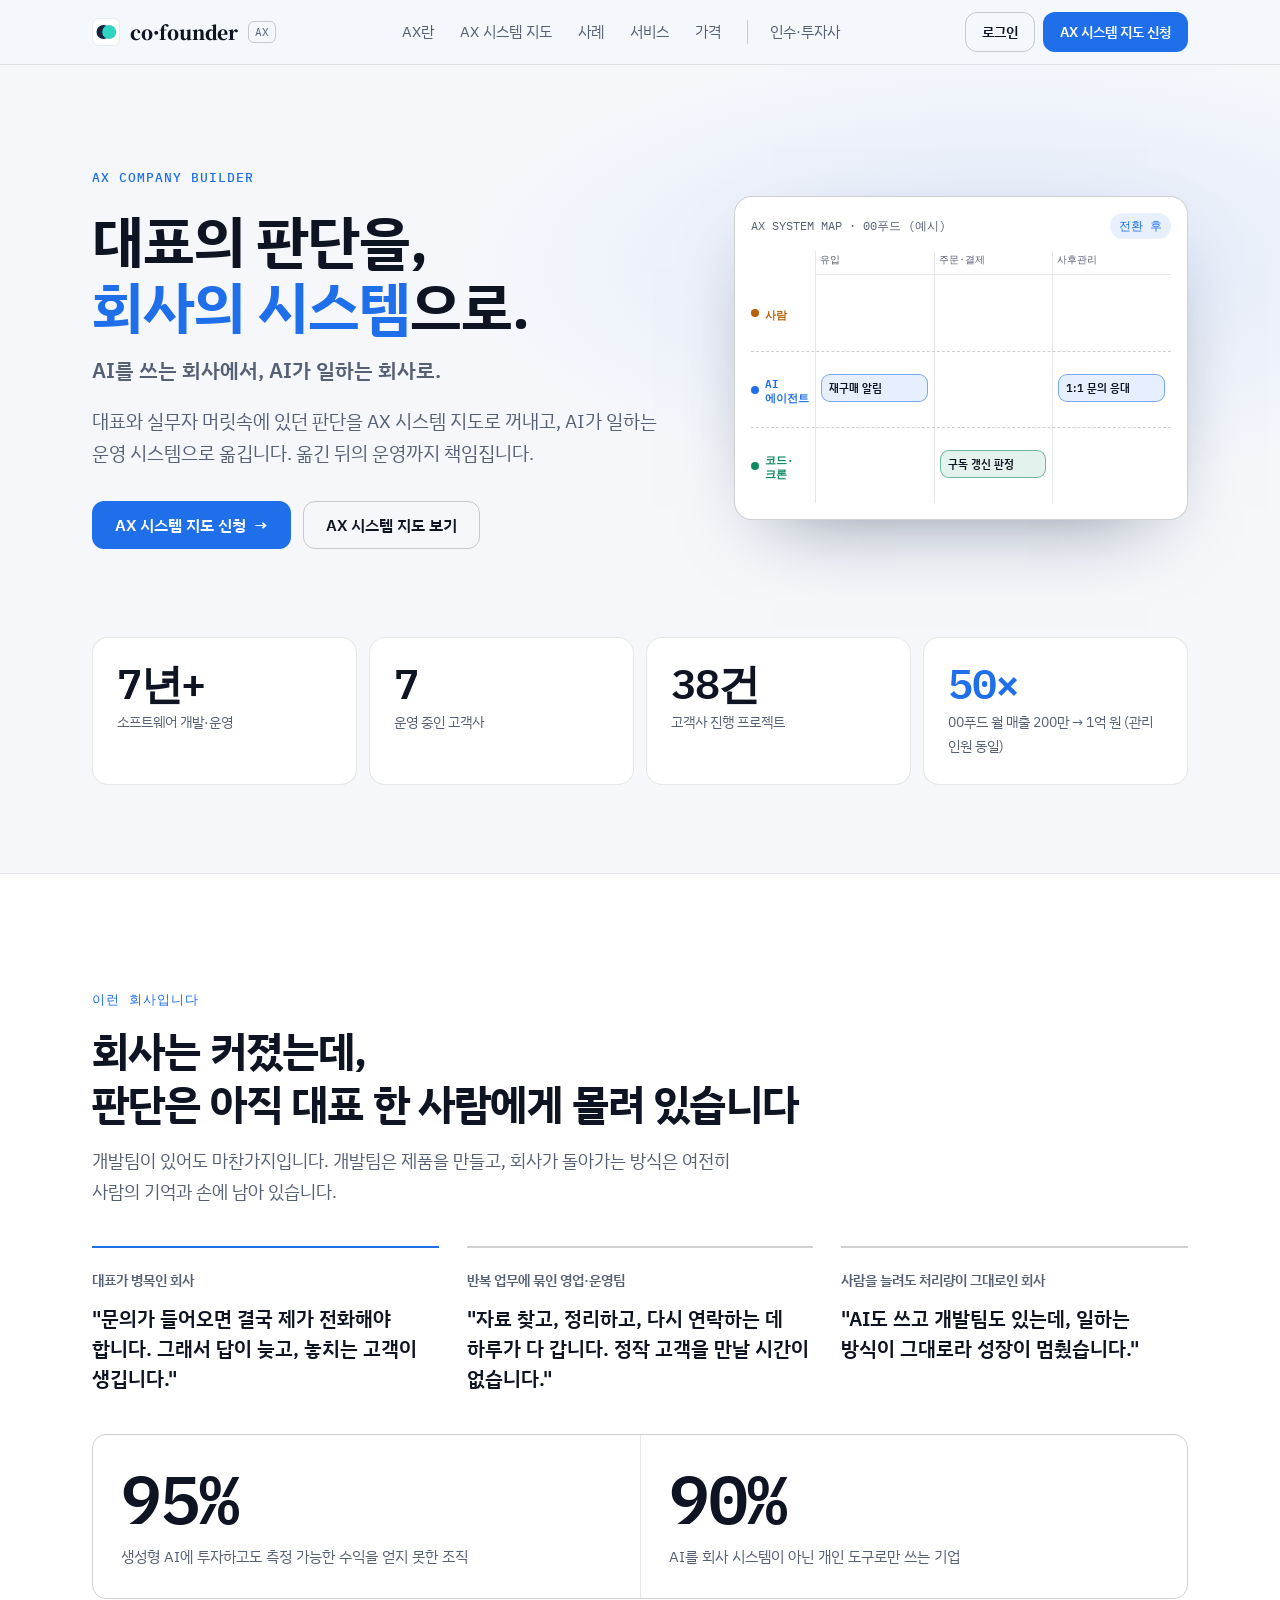
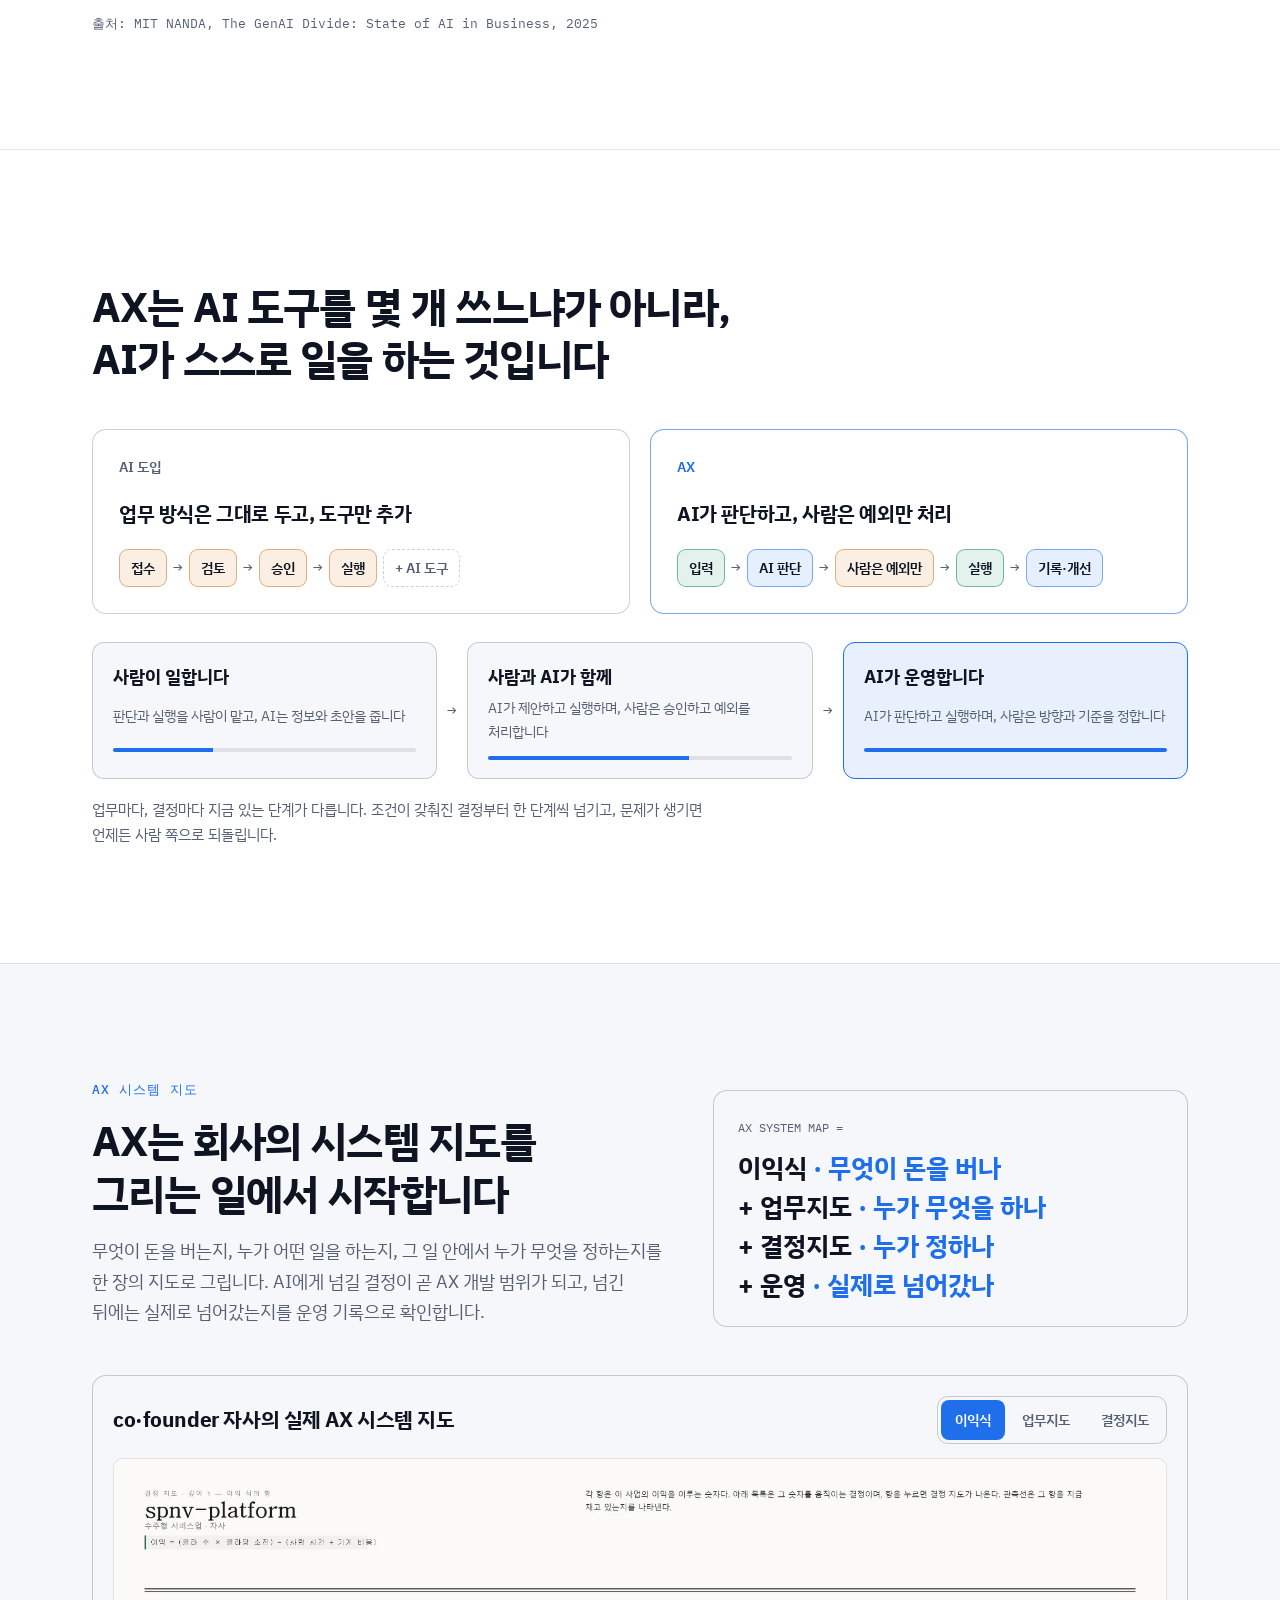
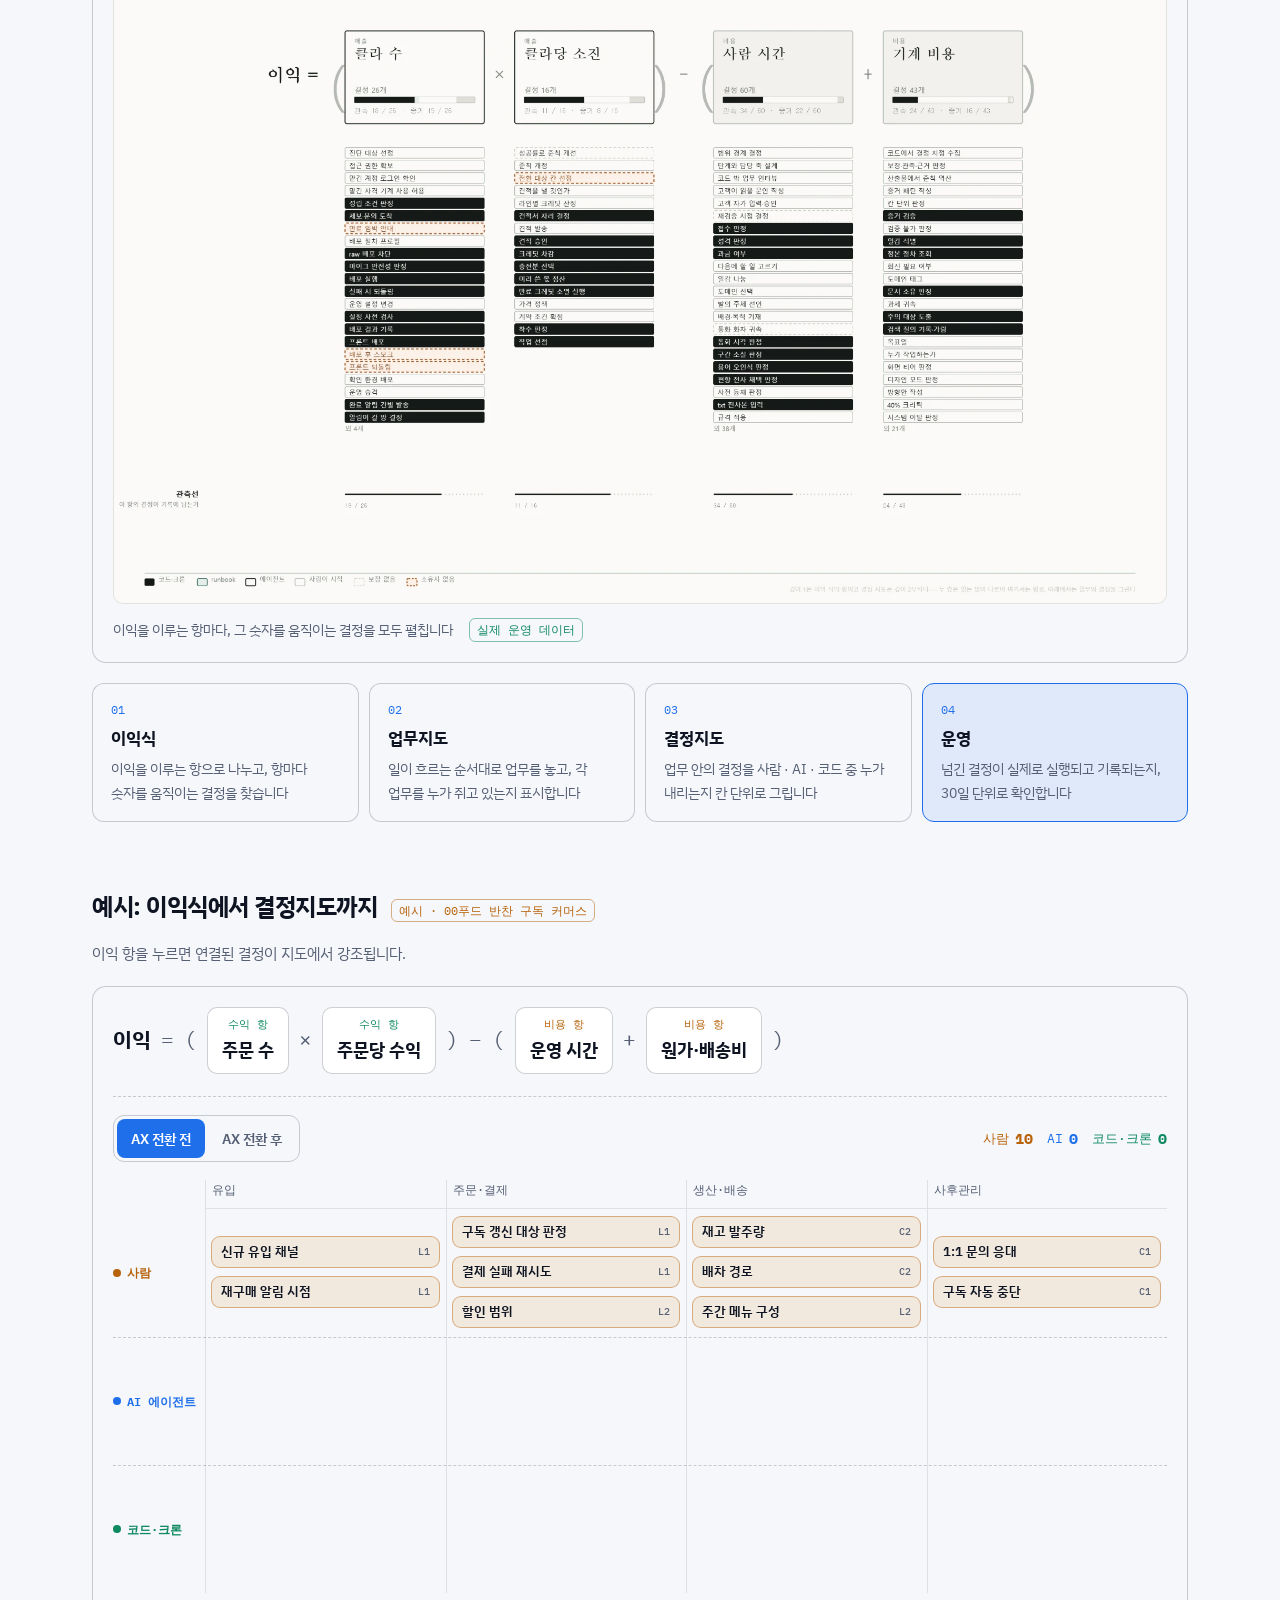
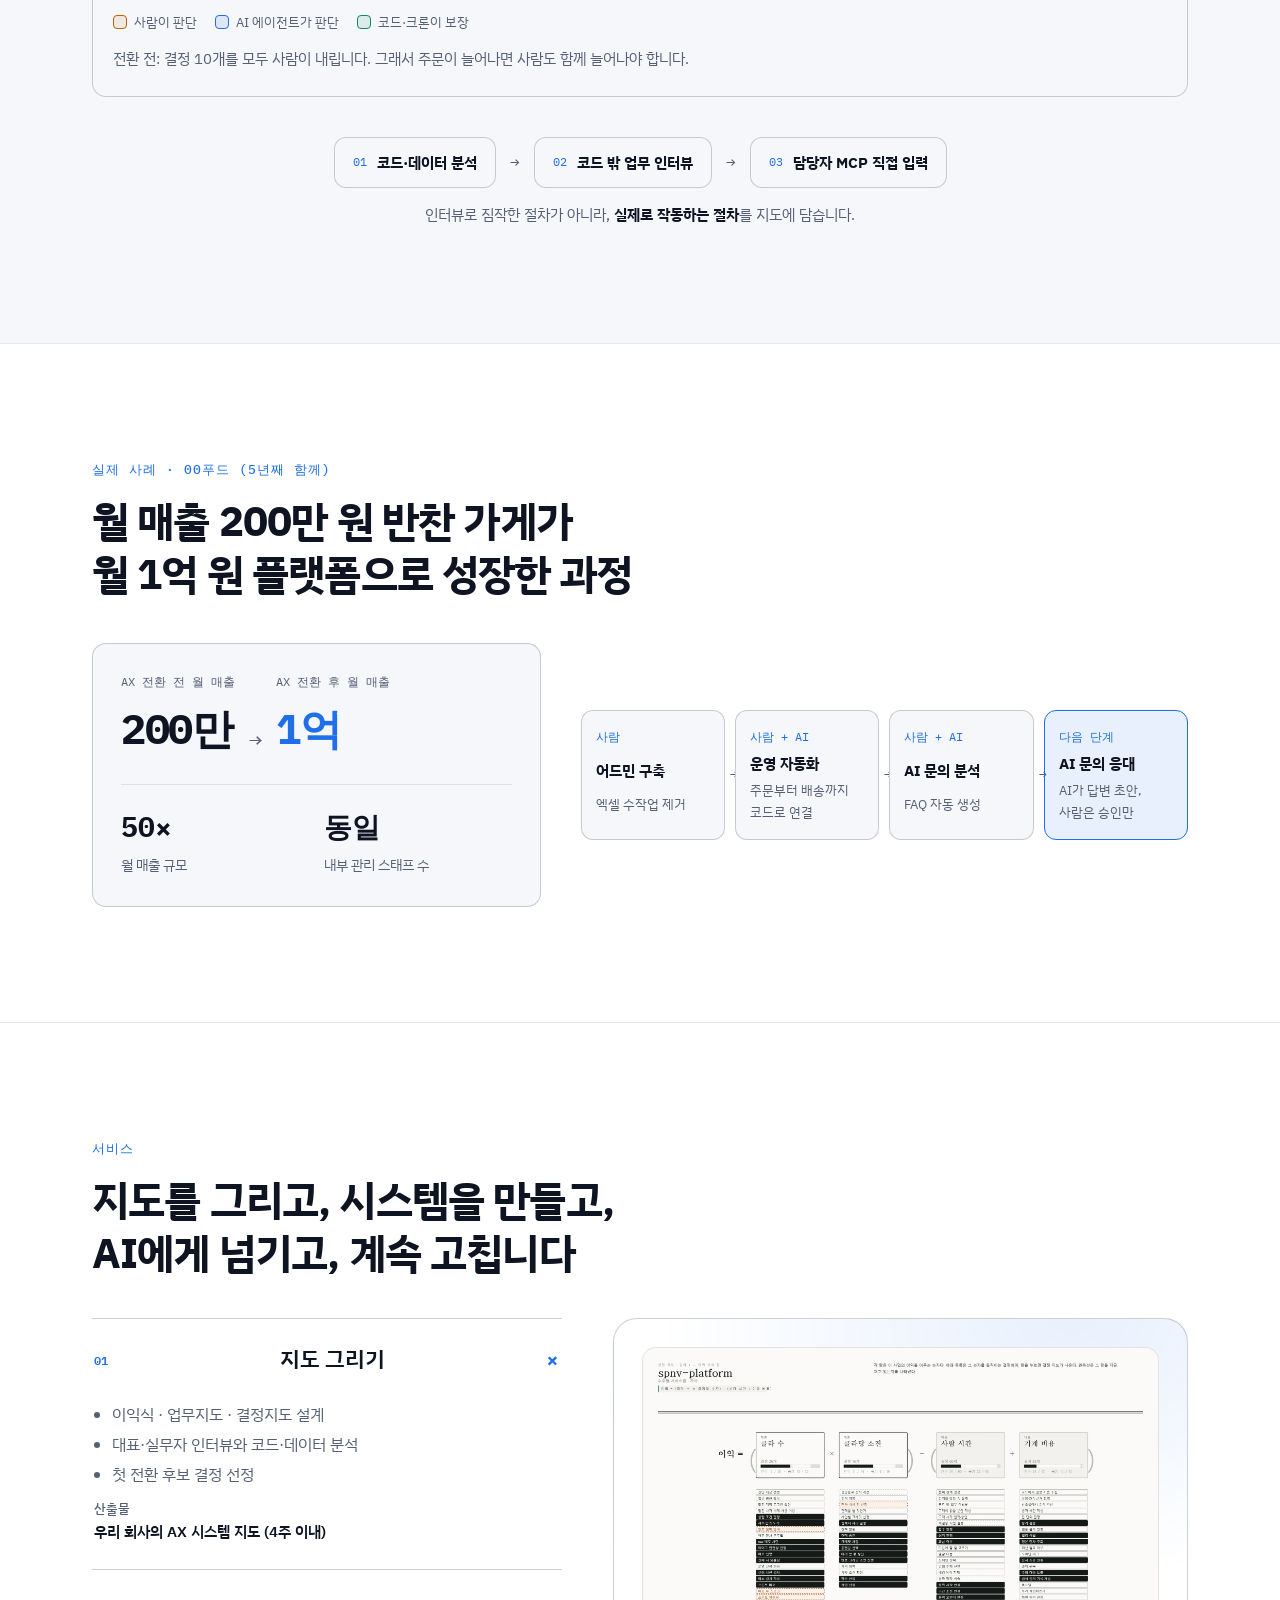
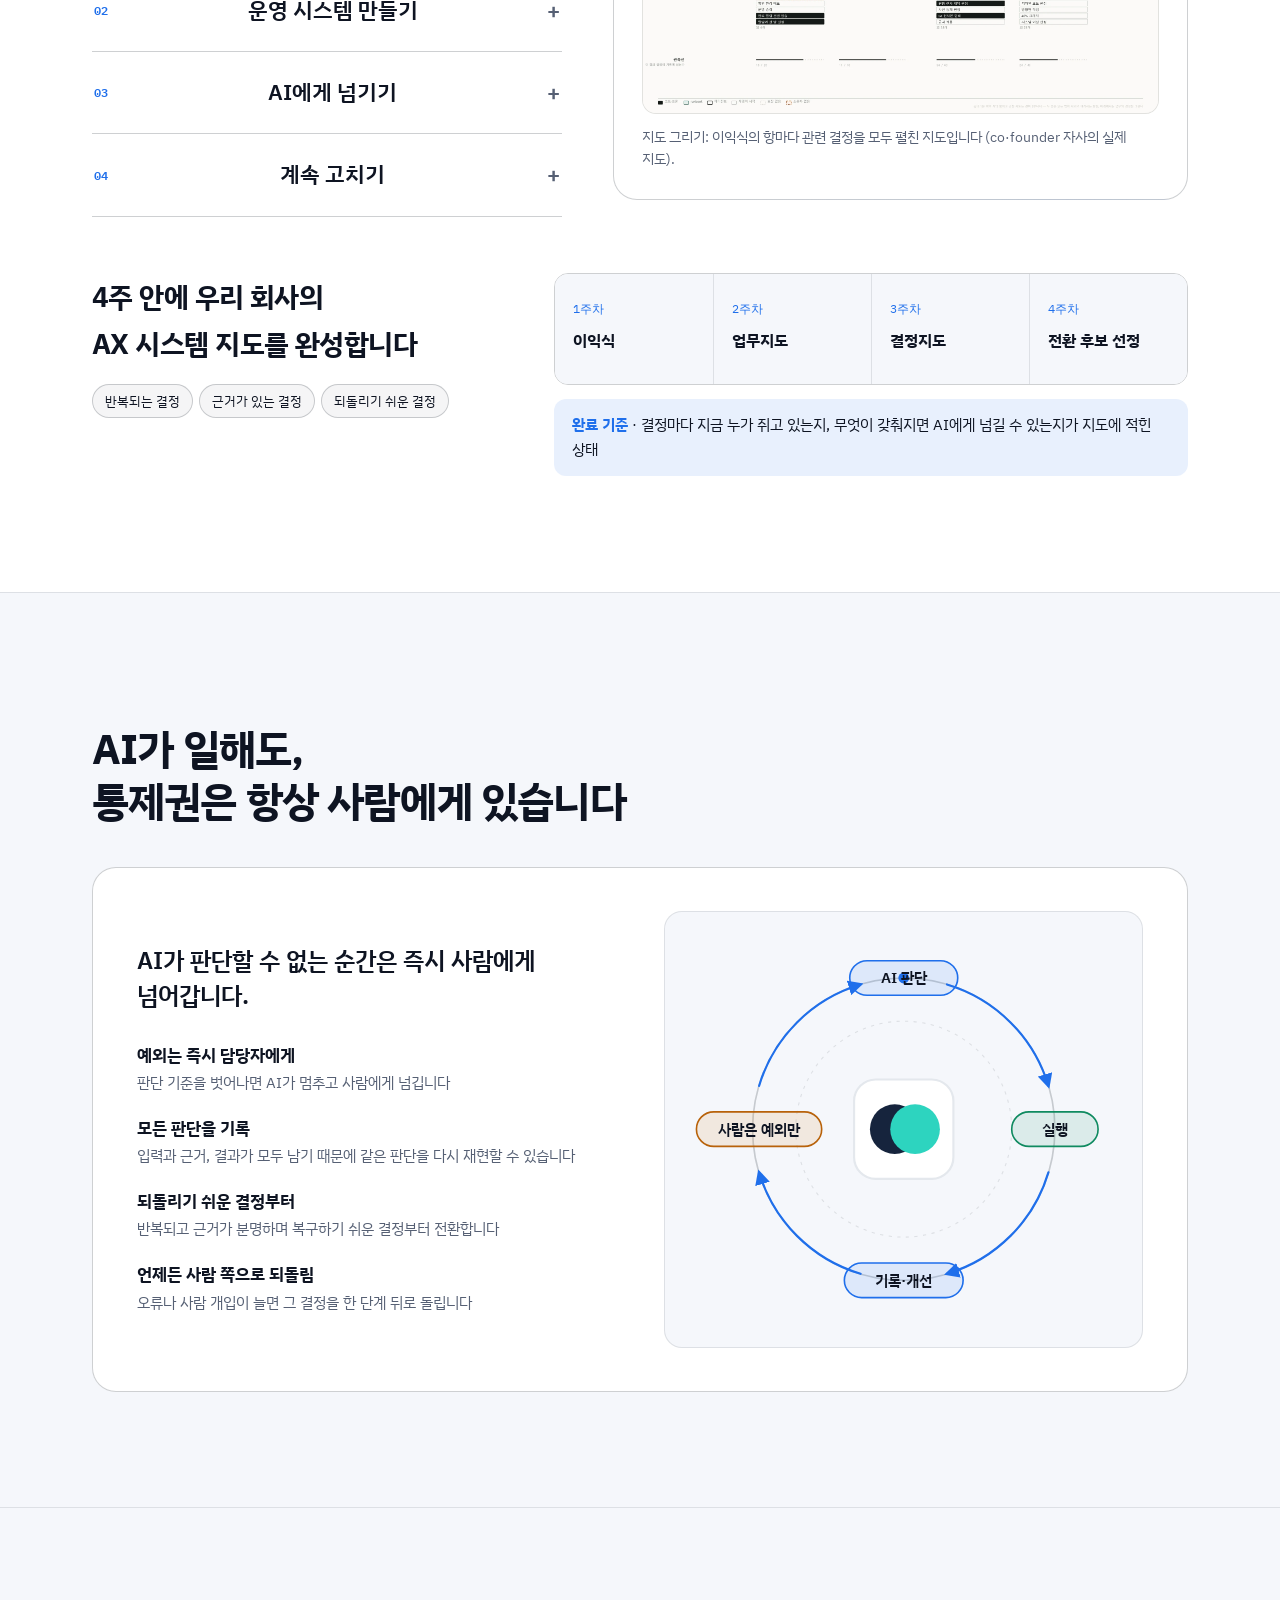
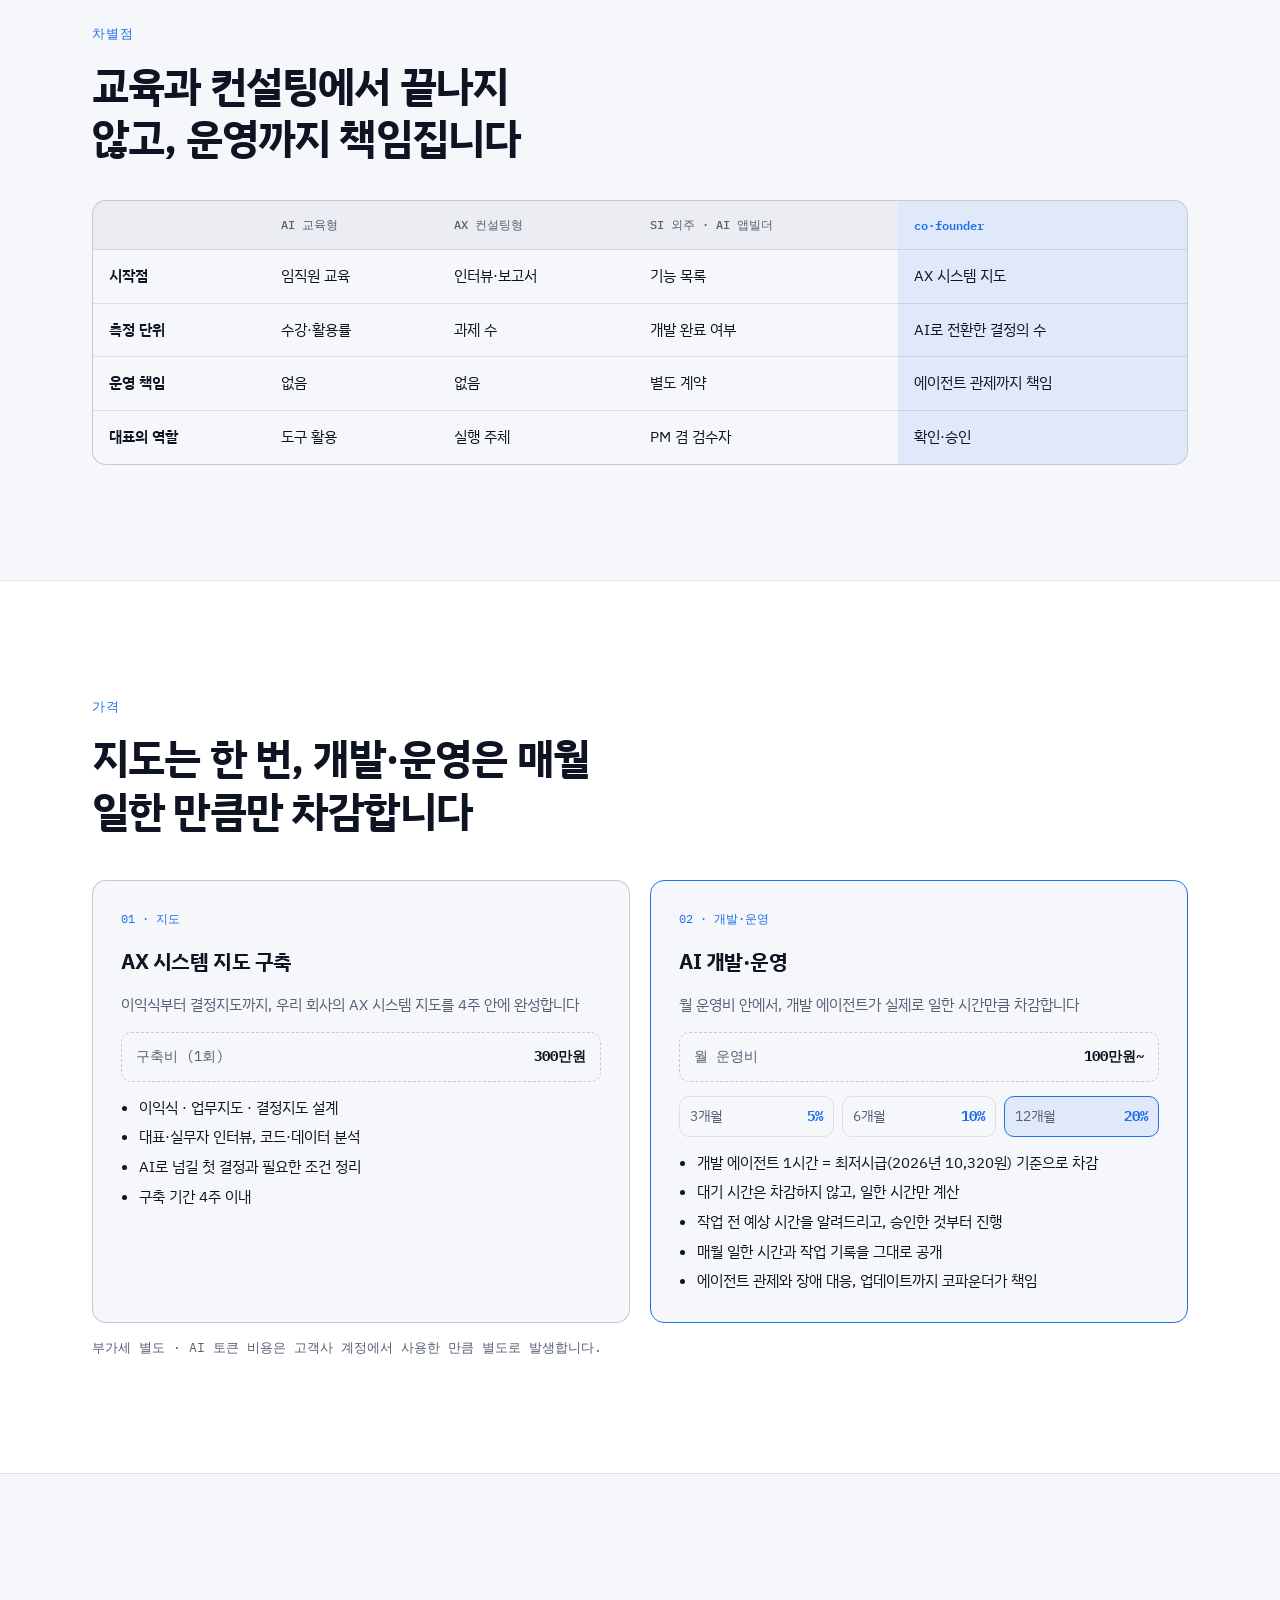
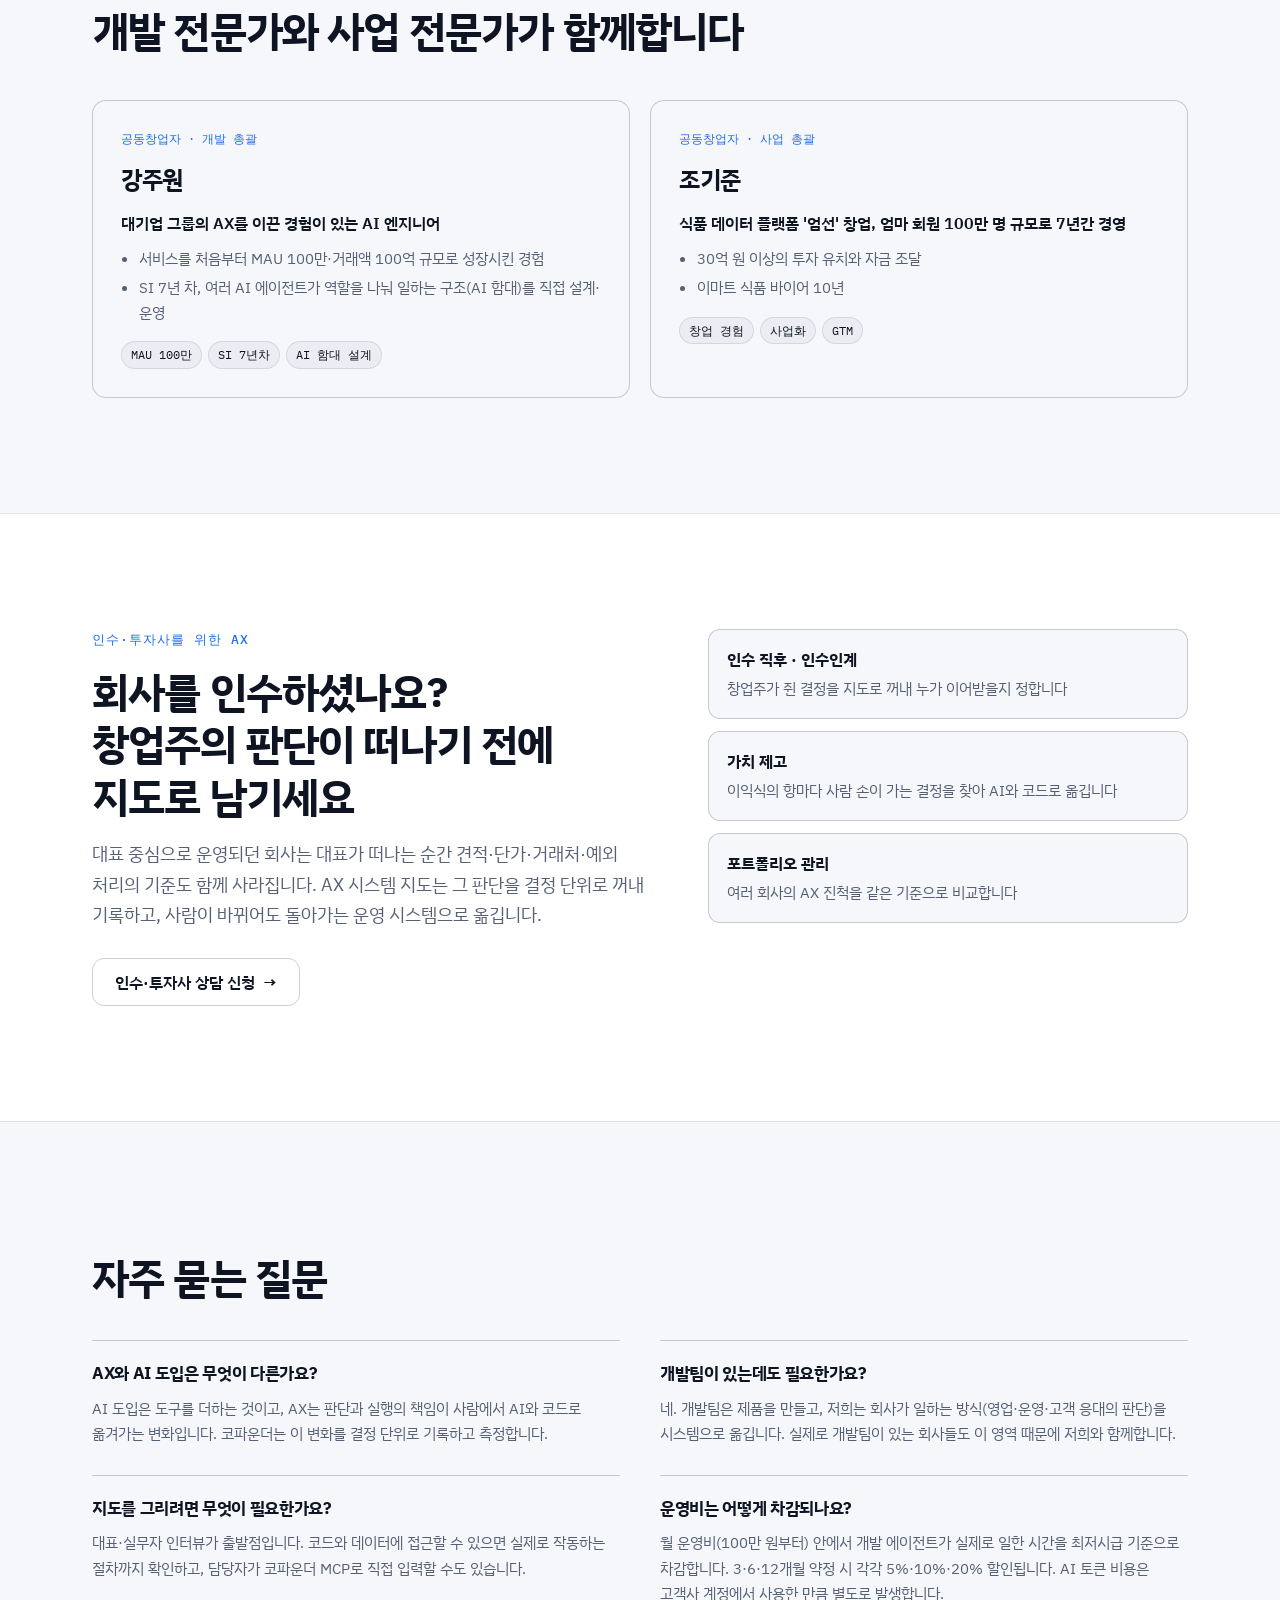
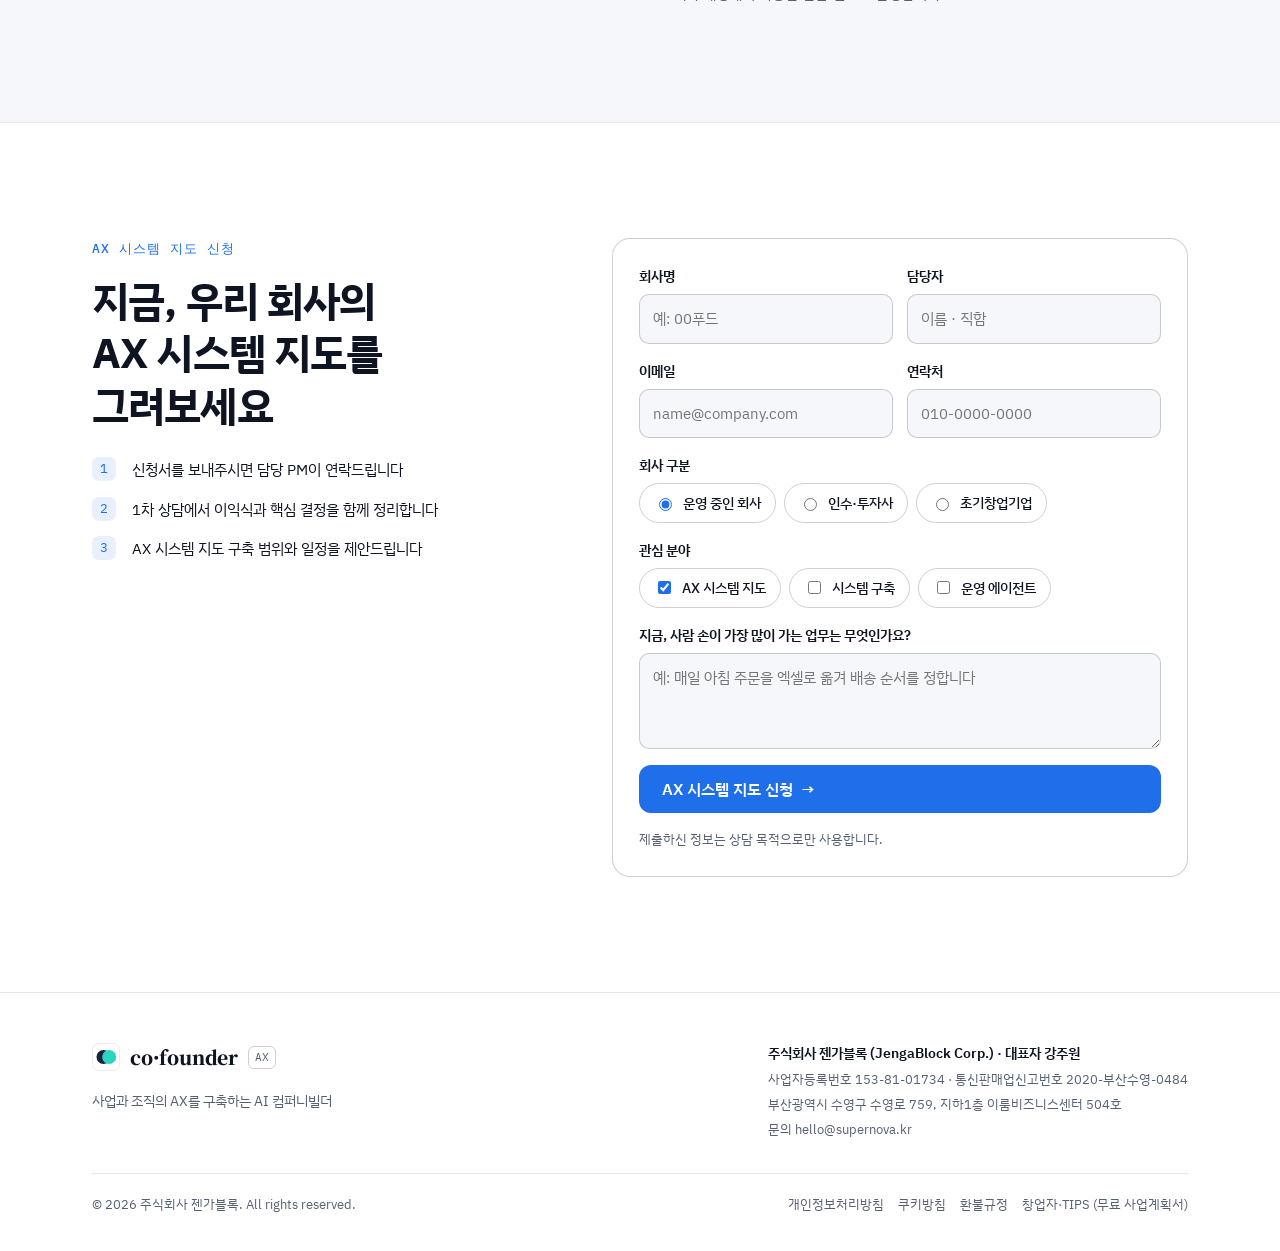
<file: index.html>
<!doctype html>
<html lang="ko">
<head>
<meta charset="utf-8">
<meta name="viewport" content="width=device-width, initial-scale=1, viewport-fit=cover">
<title>co·founder AX 컴퍼니빌더</title>
<meta name="description" content="대표와 실무자 머릿속 판단을 AX 시스템 지도로 꺼내고, AI가 일하는 운영 시스템으로 옮기는 AX 컴퍼니빌더, 코파운더.">
<meta property="og:title" content="co·founder AX 컴퍼니빌더">
<meta property="og:description" content="대표의 판단을, 회사의 시스템으로. AI를 쓰는 회사에서, AI가 일하는 회사로.">
<meta property="og:type" content="website">
<link rel="icon" href="data:image/svg+xml,%3Csvg%20xmlns%3D%22http%3A//www.w3.org/2000/svg%22%20viewBox%3D%220%200%20100%20100%22%3E%3Crect%20x%3D%222%22%20y%3D%222%22%20width%3D%2296%22%20height%3D%2296%22%20rx%3D%2220%22%20fill%3D%22%2316243d%22/%3E%3Ccircle%20cx%3D%2241%22%20cy%3D%2250%22%20r%3D%2225%22%20fill%3D%22%23fff%22/%3E%3Ccircle%20cx%3D%2261.4%22%20cy%3D%2250%22%20r%3D%2225%22%20fill%3D%22%232dd4bf%22/%3E%3C/svg%3E">
<link rel="preconnect" href="https://fonts.googleapis.com">
<link rel="preconnect" href="https://fonts.gstatic.com" crossorigin>
<link rel="stylesheet" href="https://fonts.googleapis.com/css2?family=IBM+Plex+Mono:wght@400;500;600&family=IBM+Plex+Sans+KR:wght@400;500;600;700&family=Noto+Serif+KR:wght@700;900&display=swap">
<style>
/* Layout concept: 페이지 자체가 하나의 시스템 지도 — 가로 레인(사람 · AI 에이전트 · 코드·크론)과
   세로 업무 단계 격자를 배경 문법으로 쓰고, 결정 노드가 레인을 옮겨가는 장면을 중심에 둔다. */
:root {
  --bg: #f5f7fb;
  --panel: #ffffff;
  --panel-2: #eef2f8;
  --line: rgba(14, 20, 34, 0.10);
  --line-strong: rgba(14, 20, 34, 0.20);
  --fg: #0e1422;
  --muted: #566074;
  --brand: #1f6feb;
  --brand-strong: #1856d6;
  --brand-soft: rgba(31, 111, 235, 0.10);
  --on-brand: #ffffff;
  --human: #b8620a;
  --human-soft: rgba(214, 125, 20, 0.12);
  --agent: #1f6feb;
  --agent-soft: rgba(31, 111, 235, 0.11);
  --machine: #0f8a60;
  --machine-soft: rgba(15, 138, 96, 0.11);
  --ghost: rgba(14, 20, 34, 0.04);
  --mk-bg: #ffffff; --mk-line: #e4e8ed; --mk-a: #16243d; --mk-b: #2dd4bf;

  --f-display: "IBM Plex Sans KR", "Apple SD Gothic Neo", "Malgun Gothic", system-ui, sans-serif;
  --f-body: "IBM Plex Sans KR", "Apple SD Gothic Neo", "Malgun Gothic", system-ui, sans-serif;
  --f-mono: "IBM Plex Mono", ui-monospace, "SFMono-Regular", Menlo, monospace;
  --f-mark: "Noto Serif KR", "Nanum Myeongjo", Georgia, serif;

  --wrap: 1160px;
  --gutter: clamp(16px, 4vw, 32px);
  --radius: 14px;
  color-scheme: light;
}
:root[data-theme="dark"] {
  --bg: #0a0d14;
  --panel: #10151f;
  --panel-2: #151b28;
  --line: rgba(233, 237, 245, 0.10);
  --line-strong: rgba(233, 237, 245, 0.20);
  --fg: #e9edf5;
  --muted: #98a2b6;
  --brand: #4f8cff;
  --brand-strong: #79a8ff;
  --brand-soft: rgba(79, 140, 255, 0.14);
  --on-brand: #ffffff;
  --human: #f2a54a;
  --human-soft: rgba(242, 165, 74, 0.14);
  --agent: #4f8cff;
  --agent-soft: rgba(79, 140, 255, 0.16);
  --machine: #33c595;
  --machine-soft: rgba(51, 197, 149, 0.15);
  --ghost: rgba(233, 237, 245, 0.05);
  --mk-bg: #16243d;
  --mk-line: #2a3a5a;
  --mk-a: #ffffff;
  --mk-b: #2dd4bf;
  color-scheme: dark;
}

* { box-sizing: border-box; }
[hidden] { display: none !important; }
html { scroll-behavior: smooth; }
body {
  margin: 0;
  background: var(--bg);
  color: var(--fg);
  font-family: var(--f-body);
  font-size: 16px;
  line-height: 1.7;
  word-break: keep-all;
  overflow-wrap: break-word;
  -webkit-font-smoothing: antialiased;
}
img { max-width: 100%; }
a { color: inherit; }
:focus-visible { outline: 2px solid var(--brand); outline-offset: 3px; border-radius: 6px; }
h1, h2, h3 { font-family: var(--f-display); text-wrap: balance; margin: 0; letter-spacing: -0.02em; }
p { margin: 0; }
.wrap { max-width: var(--wrap); margin: 0 auto; padding-inline: var(--gutter); }
.mono { font-family: var(--f-mono); }
.num { font-variant-numeric: tabular-nums; }

/* ---------- 공통 타이포 ---------- */
.eyebrow {
  font-family: var(--f-mono); font-size: 12.5px; font-weight: 500;
  letter-spacing: 0.08em; text-transform: uppercase; color: var(--brand);
}
.h2 { font-size: clamp(28px, 3.6vw, 42px); line-height: 1.25; font-weight: 700; margin-top: 14px; }
.lead { color: var(--muted); font-size: clamp(16px, 1.5vw, 18px); max-width: 62ch; margin-top: 16px; }
.section { padding-block: clamp(72px, 9vw, 120px); border-top: 1px solid var(--line); }
.section.alt { background: var(--panel); }
.sec-head { display: grid; gap: 0; max-width: 780px; }

/* ---------- 버튼 ---------- */
.btn {
  display: inline-flex; align-items: center; gap: 8px; min-height: 48px; padding: 0 22px;
  border-radius: 12px; font-weight: 600; font-size: 15.5px; text-decoration: none;
  border: 1px solid transparent; cursor: pointer; font-family: var(--f-body);
  transition: background .2s, border-color .2s, transform .2s;
}
.btn-primary { background: var(--brand); color: var(--on-brand); }
.btn-primary:hover { background: var(--brand-strong); }
.btn-ghost { border-color: var(--line-strong); color: var(--fg); background: transparent; }
.btn-ghost:hover { border-color: var(--brand); background: var(--brand-soft); }
.btn .arr { transition: transform .2s; }
.btn:hover .arr { transform: translateX(3px); }

/* ---------- NAV ---------- */
.nav {
  position: sticky; top: env(safe-area-inset-top, 0px); z-index: 50;
  background: color-mix(in srgb, var(--bg) 82%, transparent);
  backdrop-filter: blur(12px); -webkit-backdrop-filter: blur(12px);
  border-bottom: 1px solid var(--line);
}
.nav-in { display: flex; align-items: center; justify-content: space-between; gap: 16px; min-height: 64px; }
.brand { display: inline-flex; align-items: center; gap: 10px; text-decoration: none; }
.brand-mark { width: 28px; height: 28px; flex: none; }
.brand-mark .mk-bg { fill: var(--mk-bg); stroke: var(--mk-line); stroke-width: 3; }
.brand-mark .mk-a { fill: var(--mk-a); }
.brand-mark .mk-b { fill: var(--mk-b); }
.brand-word { font-family: var(--f-mark); font-weight: 900; font-size: 19px; letter-spacing: -0.01em; }
.brand-tag { font-family: var(--f-mono); font-size: 11px; color: var(--muted); border: 1px solid var(--line-strong); border-radius: 6px; padding: 1px 6px; }
.nav-links { display: flex; gap: 26px; font-size: 14.5px; color: var(--muted); }
.nav-links a { text-decoration: none; }
.nav-links a:hover { color: var(--fg); }
.nav-links .sub { color: var(--muted); border-left: 1px solid var(--line-strong); padding-left: 22px; }
.nav-cta { display: flex; align-items: center; gap: 8px; }
.nav-cta .btn { min-height: 40px; padding: 0 16px; font-size: 14px; }
.menu-btn { display: none; background: none; border: 1px solid var(--line-strong); color: var(--fg); border-radius: 10px; width: 40px; height: 40px; cursor: pointer; }
.mobile-menu { border-top: 1px solid var(--line); padding-block: 12px 18px; display: grid; gap: 4px; }
.mobile-menu a { padding: 10px 2px; text-decoration: none; font-weight: 500; border-bottom: 1px solid var(--line); }
@media (max-width: 920px) {
  .nav-links { display: none; }
  .menu-btn { display: inline-grid; place-items: center; }
  .nav-cta .btn-ghost { display: none; }
}

/* ---------- HERO ---------- */
.hero { position: relative; overflow: hidden; padding-block: clamp(56px, 8vw, 104px) clamp(56px, 7vw, 88px); }
.hero-grid-bg {
  position: absolute; inset: 0; pointer-events: none; opacity: .9;
  background-image:
    linear-gradient(to right, var(--line) 1px, transparent 1px),
    linear-gradient(to bottom, var(--line) 1px, transparent 1px);
  background-size: 96px 96px;
  mask-image: radial-gradient(ellipse 70% 60% at 70% 30%, #000 20%, transparent 75%);
  -webkit-mask-image: radial-gradient(ellipse 70% 60% at 70% 30%, #000 20%, transparent 75%);
}
.hero-in { position: relative; display: grid; grid-template-columns: 1.12fr 0.88fr; gap: clamp(32px, 5vw, 64px); align-items: center; }
.hero-in > * { min-width: 0; }
.hero h1 { font-size: clamp(34px, 5vw, 58px); line-height: 1.14; font-weight: 700; margin-top: 18px; }
.hero h1 em { font-style: normal; color: var(--brand); }
.hero .lead { font-size: clamp(16.5px, 1.6vw, 19px); }
.hero-ctas { display: flex; flex-wrap: wrap; gap: 12px; margin-top: 32px; }
.hero-note { margin-top: 18px; font-size: 13.5px; color: var(--muted); }
.hero-note a { color: var(--brand); text-underline-offset: 3px; }
@media (max-width: 960px) { .hero-in { grid-template-columns: 1fr; } }

/* 히어로 미니 지도 */
.minimap {
  background: var(--panel); border: 1px solid var(--line-strong); border-radius: 18px; padding: 16px;
  box-shadow: 0 30px 80px -40px rgba(0,0,0,.55);
}
.minimap-top { display: flex; justify-content: space-between; align-items: center; gap: 10px; flex-wrap: wrap; margin-bottom: 12px; }
.minimap-title { font-family: var(--f-mono); font-size: 12px; color: var(--muted); }
.minimap-state { font-family: var(--f-mono); font-size: 12px; padding: 3px 9px; border-radius: 999px; background: var(--brand-soft); color: var(--brand); }

/* ---------- 레인 지도 (공용) ---------- */
.lanes { position: relative; --label: 92px; --lane-h: 128px; }
.lanes.mini { --label: 64px; --lane-h: 76px; }
.lane {
  height: var(--lane-h); display: flex; align-items: center;
  border-top: 1px dashed var(--line-strong);
}
.lane:first-of-type { border-top: 0; }
.lane-label {
  width: var(--label); flex: none; font-family: var(--f-mono); font-size: 12px; font-weight: 600;
  display: flex; align-items: center; gap: 6px; padding-right: 8px; line-height: 1.3;
}
.lanes.mini .lane-label { font-size: 10.5px; }
.lane-dot { width: 8px; height: 8px; border-radius: 50%; flex: none; }
.lane[data-lane="0"] .lane-label { color: var(--human); } .lane[data-lane="0"] .lane-dot { background: var(--human); }
.lane[data-lane="1"] .lane-label { color: var(--agent); } .lane[data-lane="1"] .lane-dot { background: var(--agent); }
.lane[data-lane="2"] .lane-label { color: var(--machine); } .lane[data-lane="2"] .lane-dot { background: var(--machine); }
.phase-row { display: grid; margin-left: var(--label); grid-template-columns: repeat(var(--cols), 1fr); border-bottom: 1px solid var(--line); }
.phase-row span { font-family: var(--f-mono); font-size: 11.5px; color: var(--muted); padding: 0 6px 8px; border-left: 1px solid var(--line); }
.lanes.mini .phase-row span { font-size: 10px; padding: 0 4px 6px; }
.phase-cols { position: absolute; left: var(--label); right: 0; bottom: 0; display: grid; grid-template-columns: repeat(var(--cols), 1fr); pointer-events: none; }
.phase-cols i { border-left: 1px solid var(--line); }
.node {
  position: absolute; display: flex; align-items: center; gap: 6px;
  min-height: 32px; padding: 5px 9px; border-radius: 9px;
  font-size: 12.5px; font-weight: 600; line-height: 1.25;
  border: 1px solid var(--line-strong); background: var(--panel-2); color: var(--fg);
  transition: top .9s cubic-bezier(.6,.05,.25,1), background .5s, border-color .5s, box-shadow .3s, opacity .3s;
}
.lanes.mini .node { font-size: 11px; min-height: 28px; padding: 4px 7px; }
.node[data-lane="0"] { background: var(--human-soft); border-color: color-mix(in srgb, var(--human) 45%, transparent); }
.node[data-lane="1"] { background: var(--agent-soft); border-color: color-mix(in srgb, var(--agent) 55%, transparent); }
.node[data-lane="2"] { background: var(--machine-soft); border-color: color-mix(in srgb, var(--machine) 55%, transparent); }
.node .ntag { font-family: var(--f-mono); font-size: 10px; font-weight: 500; color: var(--muted); margin-left: auto; white-space: nowrap; }
.node.moved::after {
  content: ""; position: absolute; inset: -4px; border-radius: 12px; border: 1px solid var(--brand);
  opacity: 0; animation: ping 1.6s ease-out 1 .9s;
}
.lanes.dim .node { opacity: .28; }
.lanes.dim .node.hl { opacity: 1; box-shadow: 0 0 0 2px var(--brand); }
@keyframes ping { 0% { opacity: .9; transform: scale(1); } 100% { opacity: 0; transform: scale(1.12); } }
@media (prefers-reduced-motion: reduce) {
  .node, .btn .arr { transition: none; }
  .node.moved::after { animation: none; }
  html { scroll-behavior: auto; }
}
.map-scroll { overflow-x: auto; -webkit-overflow-scrolling: touch; }
.map-scroll > .lanes { min-width: 860px; }
#main-map .node span:first-child { white-space: nowrap; overflow: hidden; text-overflow: ellipsis; }

/* ---------- 대상 ---------- */
.who { display: grid; grid-template-columns: 1fr 1fr; gap: 20px; margin-top: 44px; }
.who > * { min-width: 0; }
.who-card { border: 1px solid var(--line-strong); border-radius: var(--radius); padding: 28px; background: var(--bg); display: grid; gap: 14px; align-content: start; }
.who-card .tag { font-family: var(--f-mono); font-size: 12px; color: var(--brand); }
.who-card h3 { font-size: 22px; }
.who-card .quote { font-size: 17px; font-weight: 600; border-left: 2px solid var(--human); padding-left: 14px; }
.who-card ul { margin: 0; padding-left: 18px; color: var(--muted); display: grid; gap: 6px; }
.who-card .stat { font-family: var(--f-mono); font-size: 12.5px; color: var(--muted); border-top: 1px solid var(--line); padding-top: 12px; }
@media (max-width: 760px) { .who { grid-template-columns: 1fr; } }

/* ---------- 현실 ---------- */
.reality { display: grid; grid-template-columns: repeat(3, 1fr); gap: 0; margin-top: 44px; border: 1px solid var(--line-strong); border-radius: var(--radius); overflow: hidden; }
.reality > div { padding: 28px; border-left: 1px solid var(--line); min-width: 0; }
.reality > div:first-child { border-left: 0; }
.big { font-family: var(--f-mono); font-size: clamp(44px, 6vw, 68px); font-weight: 600; line-height: 1; letter-spacing: -0.03em; }
.reality p { color: var(--muted); margin-top: 12px; font-size: 15px; }
.src { margin-top: 14px; font-size: 12.5px; color: var(--muted); font-family: var(--f-mono); }
.drucker { margin-top: 40px; display: grid; gap: 10px; max-width: 760px; }
.drucker q { font-size: clamp(20px, 2.4vw, 26px); font-weight: 600; line-height: 1.5; quotes: "“" "”"; }
.drucker span { color: var(--muted); font-size: 14px; }
@media (max-width: 760px) { .reality { grid-template-columns: 1fr; } .reality > div { border-left: 0; border-top: 1px solid var(--line); } .reality > div:first-child { border-top: 0; } }

/* ---------- AX 정의 ---------- */
.define { display: grid; grid-template-columns: 1fr 1fr; gap: 20px; margin-top: 44px; }
.define > * { min-width: 0; }
.flowcard { border: 1px solid var(--line-strong); border-radius: var(--radius); padding: 26px; background: var(--panel); display: grid; gap: 18px; align-content: start; }
.flowcard.ax { border-color: color-mix(in srgb, var(--brand) 60%, transparent); }
.flowcard h3 { font-size: 20px; }
.flowcard .sub { color: var(--muted); font-size: 14.5px; }
.chain { display: flex; flex-wrap: wrap; align-items: center; gap: 6px; }
.chain span { font-size: 13.5px; font-weight: 600; padding: 7px 11px; border-radius: 9px; border: 1px solid var(--line-strong); }
.chain b { color: var(--muted); font-weight: 400; font-family: var(--f-mono); }
.chain .h { background: var(--human-soft); border-color: color-mix(in srgb, var(--human) 45%, transparent); }
.chain .a { background: var(--agent-soft); border-color: color-mix(in srgb, var(--agent) 55%, transparent); }
.chain .m { background: var(--machine-soft); border-color: color-mix(in srgb, var(--machine) 55%, transparent); }
.chain .tool { border-style: dashed; color: var(--muted); }
.levels { margin-top: 28px; display: grid; grid-template-columns: repeat(3, 1fr); border: 1px solid var(--line-strong); border-radius: var(--radius); overflow: hidden; }
.levels > div { padding: 22px 24px; border-left: 1px solid var(--line); min-width: 0; display: grid; gap: 6px; }
.levels > div:first-child { border-left: 0; }
.levels .lv { font-family: var(--f-mono); font-size: 12px; color: var(--brand); }
.levels h4 { margin: 0; font-size: 18px; }
.levels p { color: var(--muted); font-size: 14.5px; }
.bar { height: 4px; border-radius: 4px; background: var(--line); overflow: hidden; margin-top: 8px; }
.bar i { display: block; height: 100%; background: var(--brand); }
@media (max-width: 760px) {
  .define { grid-template-columns: 1fr; }
  .levels { grid-template-columns: 1fr; }
  .levels > div { border-left: 0; border-top: 1px solid var(--line); }
  .levels > div:first-child { border-top: 0; }
}

/* ---------- 진단: 이익식 ---------- */
.diag-intro { display: grid; grid-template-columns: 1.1fr 0.9fr; gap: 40px; align-items: end; }
.diag-intro > * { min-width: 0; }
.formula-card { border: 1px solid var(--line-strong); border-radius: var(--radius); padding: 22px 24px; background: var(--bg); }
.formula-card .f-lbl { font-family: var(--f-mono); font-size: 12px; color: var(--muted); }
.formula-card .f { font-size: clamp(20px, 2.4vw, 26px); font-weight: 700; margin-top: 8px; line-height: 1.5; }
.formula-card .f span { color: var(--brand); }
@media (max-width: 860px) { .diag-intro { grid-template-columns: 1fr; } }

.step-head { display: flex; align-items: baseline; gap: 14px; margin-top: 64px; margin-bottom: 20px; flex-wrap: wrap; }
.step-no { font-family: var(--f-mono); font-size: 13px; color: var(--on-brand); background: var(--brand); border-radius: 7px; padding: 2px 9px; }
.step-head h3 { font-size: clamp(20px, 2.2vw, 24px); }
.step-head p { color: var(--muted); font-size: 15px; flex-basis: 100%; }
.example-tag { font-family: var(--f-mono); font-size: 11.5px; color: var(--human); border: 1px solid color-mix(in srgb, var(--human) 50%, transparent); border-radius: 6px; padding: 1px 7px; }

.equation { border: 1px solid var(--line-strong); border-radius: var(--radius); background: var(--bg); padding: 26px; }
.eq-line { display: flex; flex-wrap: wrap; align-items: center; gap: 10px; font-size: clamp(17px, 2vw, 21px); font-weight: 700; }
.eq-line .op { color: var(--muted); font-family: var(--f-mono); font-weight: 400; }
.lever {
  font: inherit; font-size: clamp(15px, 1.8vw, 18px); font-weight: 700; cursor: pointer;
  padding: 8px 14px; border-radius: 10px; border: 1px solid var(--line-strong); background: var(--panel); color: var(--fg);
  transition: border-color .2s, background .2s;
}
.lever small { display: block; font-family: var(--f-mono); font-size: 10.5px; font-weight: 500; color: var(--muted); }
.lever.rev small { color: var(--machine); }
.lever.cost small { color: var(--human); }
.lever:hover { border-color: var(--brand); }
.lever[aria-pressed="true"] { border-color: var(--brand); background: var(--brand-soft); }
.lever-nodes { display: grid; grid-template-columns: repeat(4, 1fr); gap: 12px; margin-top: 22px; padding-top: 22px; border-top: 1px dashed var(--line-strong); }
.lever-nodes > div { min-width: 0; }
.lever-nodes h5 { margin: 0 0 8px; font-family: var(--f-mono); font-size: 12px; font-weight: 600; color: var(--muted); }
.lever-nodes ul { list-style: none; margin: 0; padding: 0; display: grid; gap: 6px; }
.lever-nodes li { font-size: 14px; padding: 6px 10px; border-radius: 8px; background: var(--ghost); border: 1px solid var(--line); }
.eq-hint { margin-top: 16px; font-size: 13.5px; color: var(--muted); }
@media (max-width: 760px) { .lever-nodes { grid-template-columns: 1fr 1fr; } }

/* 결정지도 */
.mapbox { border: 1px solid var(--line-strong); border-radius: var(--radius); background: var(--bg); padding: 20px 20px 24px; }
.map-toolbar { display: flex; flex-wrap: wrap; align-items: center; justify-content: space-between; gap: 14px; margin-bottom: 18px; }
.seg { display: inline-flex; border: 1px solid var(--line-strong); border-radius: 11px; padding: 3px; gap: 3px; }
.seg button { font: inherit; font-size: 14px; font-weight: 600; border: 0; background: transparent; color: var(--muted); padding: 8px 14px; border-radius: 8px; cursor: pointer; }
.seg button[aria-pressed="true"] { background: var(--brand); color: var(--on-brand); }
.map-counts { display: flex; flex-wrap: wrap; gap: 14px; font-family: var(--f-mono); font-size: 12.5px; }
.map-counts span { display: inline-flex; align-items: center; gap: 6px; }
.map-counts b { font-size: 15px; }
.legend { display: flex; flex-wrap: wrap; gap: 8px 18px; margin-top: 18px; font-size: 13px; color: var(--muted); }
.legend span { display: inline-flex; align-items: center; gap: 7px; }
.sw { width: 14px; height: 14px; border-radius: 4px; border: 1px solid var(--line-strong); }
.sw.h { background: var(--human-soft); border-color: var(--human); }
.sw.a { background: var(--agent-soft); border-color: var(--agent); }
.sw.m { background: var(--machine-soft); border-color: var(--machine); }
.map-caption { margin-top: 14px; font-size: 14.5px; color: var(--muted); max-width: 70ch; }

/* 노드 명세 + 증거 */
.spec-grid { display: grid; grid-template-columns: 1fr 1fr; gap: 20px; }
.spec-grid > * { min-width: 0; }
.spec { border: 1px solid var(--line-strong); border-radius: var(--radius); background: var(--bg); overflow: hidden; }
.spec-top { padding: 18px 22px; border-bottom: 1px solid var(--line); display: flex; justify-content: space-between; gap: 10px; align-items: center; flex-wrap: wrap; }
.spec-top h4 { margin: 0; font-size: 18px; }
.spec-top code { font-family: var(--f-mono); font-size: 12px; color: var(--muted); }
.spec dl { margin: 0; display: grid; grid-template-columns: 120px 1fr; }
.spec dt, .spec dd { margin: 0; padding: 10px 22px; border-bottom: 1px solid var(--line); font-size: 14px; min-width: 0; }
.spec dt { font-family: var(--f-mono); font-size: 12px; color: var(--muted); padding-right: 0; }
.spec dd .pill { display: inline-block; font-family: var(--f-mono); font-size: 11.5px; padding: 1px 8px; border-radius: 999px; }
.pill.ok { background: var(--machine-soft); color: var(--machine); }
.pill.h { background: var(--human-soft); color: var(--human); }
.pill.m { background: var(--machine-soft); color: var(--machine); }
.spec dl > *:nth-last-child(-n+2) { border-bottom: 0; }
.evidence { display: grid; gap: 14px; align-content: start; }
.ev { border: 1px solid var(--line-strong); border-radius: var(--radius); padding: 20px 22px; background: var(--bg); display: grid; grid-template-columns: auto 1fr; gap: 4px 16px; }
.ev .k { grid-row: span 2; font-family: var(--f-mono); font-size: 13px; color: var(--brand); padding-top: 2px; }
.ev h4 { margin: 0; font-size: 16.5px; }
.ev p { color: var(--muted); font-size: 14.5px; }
.ev-note { border-radius: var(--radius); padding: 18px 22px; background: var(--brand-soft); font-size: 15px; }
.ev-note b { color: var(--brand); }
@media (max-width: 860px) { .spec-grid { grid-template-columns: 1fr; } .spec dl { grid-template-columns: 100px 1fr; } }

.equals { margin-top: 56px; display: flex; flex-wrap: wrap; align-items: center; justify-content: center; gap: 12px 16px; text-align: center; padding: 28px; border: 1px solid var(--line-strong); border-radius: var(--radius); background: var(--bg); }
.equals .part { font-size: clamp(16px, 2vw, 20px); font-weight: 700; }
.equals .part small { display: block; font-family: var(--f-mono); font-size: 11.5px; color: var(--muted); font-weight: 400; }
.equals .op { font-family: var(--f-mono); font-size: 22px; color: var(--muted); }
.equals .res { color: var(--brand); }

/* ---------- TIPS ---------- */
.tips { display: grid; grid-template-columns: 0.9fr 1.1fr; gap: 48px; align-items: start; }
.tips > * { min-width: 0; }
.tips-flow { display: grid; gap: 0; border: 1px solid var(--line-strong); border-radius: var(--radius); overflow: hidden; background: var(--bg); }
.tf { display: grid; grid-template-columns: 110px 1fr; gap: 16px; padding: 22px 24px; border-top: 1px solid var(--line); }
.tf:first-child { border-top: 0; }
.tf > * { min-width: 0; }
.tf .when { font-family: var(--f-mono); font-size: 12px; color: var(--muted); padding-top: 3px; }
.tf h4 { margin: 0; font-size: 17.5px; }
.tf p { color: var(--muted); font-size: 14.5px; margin-top: 4px; }
.tf.hl { background: var(--brand-soft); }
.tf.hl .when { color: var(--brand); }
.tips-points { margin-top: 26px; display: grid; gap: 10px; padding: 0; list-style: none; }
.tips-points li { display: flex; gap: 10px; font-size: 15px; }
.tips-points li::before { content: "→"; color: var(--brand); font-family: var(--f-mono); }
@media (max-width: 860px) { .tips { grid-template-columns: 1fr; } .tf { grid-template-columns: 1fr; gap: 4px; } }

/* 실제 시스템 지도 예시 */
.realmap { margin-top: 48px; border: 1px solid var(--line-strong); border-radius: var(--radius); background: var(--bg); padding: 20px; display: grid; gap: 14px; }
.realmap-top { display: flex; flex-wrap: wrap; justify-content: space-between; align-items: center; gap: 12px; }
.realmap-top h3 { font-size: clamp(18px, 2vw, 21px); }
.realmap-tag { font-family: var(--f-mono); font-size: 11.5px; color: var(--machine); border: 1px solid color-mix(in srgb, var(--machine) 50%, transparent); border-radius: 6px; padding: 1px 7px; }
.realmap-frame { overflow-x: auto; border-radius: 10px; background: #faf9f5; border: 1px solid var(--line); }
.realmap-frame img { display: block; width: 100%; height: auto; max-width: none; }
.realmap-frame.wide img { min-width: 1400px; }
.realmap-cap { font-size: 14px; color: var(--muted); display: flex; flex-wrap: wrap; gap: 6px 16px; }
.realmap-cap b { color: var(--fg); font-family: var(--f-mono); }
/* ---------- TIPS 사업화 전략 (강의 요약 블록) ---------- */
.ts-grid { display: grid; grid-template-columns: 1fr 1fr; gap: 20px; margin-top: 44px; }
.ts-grid > * { min-width: 0; }
.ts-card { border: 1px solid var(--line-strong); border-radius: var(--radius); padding: 26px; background: var(--bg); display: grid; gap: 16px; align-content: start; }
.ts-card.wide { grid-column: 1 / -1; }
.ts-k { font-family: var(--f-mono); font-size: 12px; color: var(--brand); }
.ts-card h3 { font-size: clamp(18px, 2vw, 21px); line-height: 1.4; }
.ts-card .ts-sub { color: var(--muted); font-size: 14.5px; }
.ts-src { font-family: var(--f-mono); font-size: 11.5px; color: var(--muted); }
/* 일반트랙 구조 바 */
.ts-fund { display: grid; grid-template-columns: 1fr 4fr; border-radius: 10px; overflow: hidden; font-size: 13.5px; font-weight: 600; }
.ts-fund > div { padding: 12px 12px; min-width: 0; }
.ts-fund .inv { background: var(--human-soft); color: var(--fg); border: 1px solid color-mix(in srgb, var(--human) 45%, transparent); border-right: 0; border-radius: 10px 0 0 10px; }
.ts-fund .rnd { background: var(--agent-soft); color: var(--fg); border: 1px solid color-mix(in srgb, var(--agent) 55%, transparent); border-radius: 0 10px 10px 0; }
.ts-fund small { display: block; font-family: var(--f-mono); font-size: 11px; font-weight: 500; color: var(--muted); }
/* 계단 */
.ts-stairs { display: grid; grid-template-columns: repeat(5, 1fr); gap: 8px; align-items: end; }
.ts-stairs > div { min-width: 0; border-radius: 10px 10px 4px 4px; padding: 10px 10px; background: var(--ghost); border: 1px solid var(--line); display: grid; align-content: start; gap: 2px; font-size: 12.5px; }
.ts-stairs b { font-family: var(--f-mono); font-size: 14px; }
.ts-stairs span { color: var(--muted); font-size: 11.5px; line-height: 1.35; }
.ts-stairs .s1 { min-height: 70px; } .ts-stairs .s2 { min-height: 92px; }
.ts-stairs .s3 { min-height: 122px; background: var(--brand-soft); border-color: var(--brand); }
.ts-stairs .s4 { min-height: 150px; } .ts-stairs .s5 { min-height: 178px; }
.ts-total { display: flex; justify-content: space-between; flex-wrap: wrap; gap: 8px; font-size: 14px; border-top: 1px dashed var(--line-strong); padding-top: 12px; }
.ts-total b { color: var(--brand); font-family: var(--f-mono); }
/* 생존율 */
.ts-bars { display: grid; gap: 12px; }
.ts-bar { display: grid; grid-template-columns: 128px 1fr 56px; gap: 10px; align-items: center; font-size: 13.5px; }
.ts-bar > * { min-width: 0; }
.ts-bar .track { height: 14px; background: var(--ghost); border-radius: 7px; overflow: hidden; border: 1px solid var(--line); }
.ts-bar .fill { height: 100%; background: var(--machine); border-radius: 7px; }
.ts-bar .fill.low { background: var(--human); }
.ts-bar .v { font-family: var(--f-mono); font-weight: 600; text-align: right; }
/* 배점 */
.ts-score { display: grid; grid-template-columns: 2fr 2fr 1fr; border-radius: 10px; overflow: hidden; border: 1px solid var(--line-strong); }
.ts-score > div { padding: 14px; border-left: 1px solid var(--line); min-width: 0; display: grid; gap: 6px; align-content: start; }
.ts-score > div:first-child { border-left: 0; background: var(--agent-soft); }
.ts-score > div:nth-child(2) { background: var(--machine-soft); }
.ts-score > div:nth-child(3) { background: var(--human-soft); }
.ts-score h4 { margin: 0; font-size: 15px; display: flex; justify-content: space-between; gap: 6px; }
.ts-score h4 b { font-family: var(--f-mono); }
.ts-score ul { margin: 0; padding-left: 16px; font-size: 12.5px; color: var(--muted); display: grid; gap: 2px; }
.ts-gate { display: flex; flex-wrap: wrap; gap: 6px; }
.ts-gate span { font-size: 12.5px; padding: 4px 10px; border-radius: 999px; border: 1px solid var(--line-strong); background: var(--ghost); }
.ts-tiers { display: grid; grid-template-columns: repeat(3, 1fr); gap: 8px; }
.ts-tiers > div { min-width: 0; border-radius: 10px; padding: 12px; border: 1px solid var(--line-strong); display: grid; gap: 4px; }
.ts-tiers b { font-family: var(--f-mono); font-size: 13px; }
.ts-tiers span { font-size: 12.5px; color: var(--muted); }
.ts-tiers .go { border-color: var(--machine); } .ts-tiers .go b { color: var(--machine); }
.ts-tiers .wait { border-color: var(--agent); } .ts-tiers .wait b { color: var(--agent); }
.ts-tiers .re { border-color: var(--human); } .ts-tiers .re b { color: var(--human); }
/* 사업 x 기술 매트릭스 */
.ts-axes { display: grid; grid-template-columns: 1fr auto 1fr auto 1.1fr; gap: 14px; align-items: center; }
.ts-axes > * { min-width: 0; }
.ts-axis { border: 1px solid var(--line-strong); border-radius: 12px; padding: 16px; display: grid; gap: 6px; }
.ts-axis h4 { margin: 0; font-size: 16px; }
.ts-axis p { font-size: 13.5px; color: var(--muted); }
.ts-axis.biz { background: var(--machine-soft); } .ts-axis.tech { background: var(--agent-soft); }
.ts-axis.rnd { border-color: var(--brand); background: var(--brand-soft); }
.ts-op { font-family: var(--f-mono); font-size: 22px; color: var(--muted); text-align: center; }
.ts-matrix { display: grid; grid-template-columns: 56px repeat(4, 1fr); grid-template-rows: repeat(3, 44px) auto; gap: 4px; font-size: 11.5px; }
.ts-matrix > * { min-width: 0; }
.ts-matrix .ylab { grid-row: 1 / 4; writing-mode: vertical-rl; font-family: var(--f-mono); color: var(--muted); text-align: center; }
.ts-matrix .c { border: 1px dashed var(--line); border-radius: 8px; display: grid; place-items: center; text-align: center; padding: 2px; }
.ts-matrix .c.now { border: 1px solid var(--human); background: var(--human-soft); font-weight: 600; }
.ts-matrix .c.next { border: 1px solid var(--brand); background: var(--brand-soft); font-weight: 600; }
.ts-matrix .xlab { grid-column: 2 / -1; font-family: var(--f-mono); color: var(--muted); text-align: center; padding-top: 4px; }
.ts-rules { list-style: none; padding: 0; margin: 0; display: grid; gap: 8px; font-size: 14px; }
.ts-rules li { display: grid; grid-template-columns: 22px 1fr; gap: 8px; }
.ts-rules b { font-family: var(--f-mono); color: var(--brand); }
/* 3요소 */
.ts-three { display: grid; grid-template-columns: repeat(3, 1fr); gap: 12px; }
.ts-three > div { min-width: 0; border-radius: 12px; border: 1px solid var(--line); background: var(--ghost); padding: 16px; display: grid; gap: 6px; align-content: start; }
.ts-three .n { font-family: var(--f-mono); font-size: 12px; color: var(--brand); }
.ts-three h4 { margin: 0; font-size: 15.5px; }
.ts-three p { font-size: 13px; color: var(--muted); }
.ts-three .if { font-size: 12.5px; color: var(--fg); border-top: 1px solid var(--line); padding-top: 8px; }
.ts-three .ax { border-color: var(--brand); background: var(--brand-soft); }
.ts-redef { display: flex; flex-wrap: wrap; align-items: center; gap: 10px; font-size: 14px; }
.ts-redef .from { text-decoration: line-through; color: var(--muted); }
.ts-redef .to { font-weight: 700; color: var(--brand); }
/* 타임라인 */
.ts-time { display: grid; grid-template-columns: repeat(4, 1fr); gap: 0; position: relative; }
.ts-time::before { content: ""; position: absolute; left: 8px; right: 8px; top: 9px; height: 2px; background: linear-gradient(to right, var(--line-strong), var(--brand)); }
.ts-time > div { position: relative; padding: 28px 12px 0 0; min-width: 0; display: grid; gap: 4px; align-content: start; }
.ts-time > div::before { content: ""; position: absolute; left: 2px; top: 3px; width: 14px; height: 14px; border-radius: 50%; background: var(--bg); border: 2px solid var(--brand); }
.ts-time > div:last-child::before { background: var(--brand); }
.ts-time .d { font-family: var(--f-mono); font-size: 13px; font-weight: 600; color: var(--brand); }
.ts-time h4 { margin: 0; font-size: 15px; }
.ts-time ul { margin: 0; padding-left: 16px; font-size: 12.5px; color: var(--muted); display: grid; gap: 2px; }
@media (max-width: 860px) {
  .ts-grid { grid-template-columns: 1fr; }
  .ts-axes { grid-template-columns: 1fr; }
  .ts-op { transform: rotate(90deg); }
  .ts-three { grid-template-columns: 1fr; }
}
@media (max-width: 620px) {
  .ts-stairs { grid-template-columns: repeat(5, minmax(0, 1fr)); gap: 4px; }
  .ts-stairs > div { padding: 8px 6px; }
  .ts-stairs b { font-size: 12px; }
  .ts-score { grid-template-columns: 1fr; }
  .ts-score > div { border-left: 0; border-top: 1px solid var(--line); }
  .ts-tiers { grid-template-columns: 1fr; }
  .ts-time { grid-template-columns: 1fr 1fr; row-gap: 20px; }
  .ts-time::before { display: none; }
  .ts-bar { grid-template-columns: 96px 1fr 48px; }
}

/* ---------- 심플화 추가 요소 ---------- */
.who-chips { display: flex; flex-wrap: wrap; gap: 6px; }
.who-chips span { font-size: 13px; padding: 5px 12px; border-radius: 999px; background: var(--ghost); border: 1px solid var(--line-strong); }
.ev-row { margin-top: 40px; display: flex; flex-wrap: wrap; align-items: center; justify-content: center; gap: 10px 14px; }
.ev-row > div { display: flex; align-items: center; gap: 10px; padding: 12px 18px; border: 1px solid var(--line-strong); border-radius: 12px; background: var(--bg); font-size: 15px; }
.ev-row .k { font-family: var(--f-mono); font-size: 12px; color: var(--brand); }
.ev-arr { font-family: var(--f-mono); color: var(--muted); }
.ev-line { margin-top: 14px; text-align: center; color: var(--muted); font-size: 15px; }
.ev-line b { color: var(--fg); }
.tf4 { display: grid; grid-template-columns: repeat(4, 1fr); gap: 10px; margin-top: 36px; counter-reset: tf; }
.tf4 > div { position: relative; min-width: 0; border: 1px solid var(--line-strong); border-radius: 12px; padding: 16px; background: var(--bg); display: grid; gap: 4px; }
.tf4 > div:not(:last-child)::after { content: "→"; position: absolute; right: -10px; top: 50%; transform: translate(50%, -50%); font-family: var(--f-mono); color: var(--muted); font-size: 13px; }
.tf4 span { font-family: var(--f-mono); font-size: 11.5px; color: var(--muted); }
.tf4 b { font-size: 15.5px; }
.tf4 .hl { border-color: var(--brand); background: var(--brand-soft); }
.tf4 .hl span { color: var(--brand); }
.case-steps { list-style: none; margin: 0; padding: 0; display: grid; grid-template-columns: repeat(4, 1fr); gap: 10px; align-self: center; }
.case-steps li { position: relative; min-width: 0; border: 1px solid var(--line-strong); border-radius: 12px; padding: 16px 14px; background: var(--bg); display: grid; gap: 4px; }
.case-steps li:not(:last-child)::after { content: "→"; position: absolute; right: -10px; top: 50%; transform: translate(50%, -50%); font-family: var(--f-mono); color: var(--muted); font-size: 13px; }
.case-steps .st { font-family: var(--f-mono); font-size: 11.5px; color: var(--brand); }
.case-steps b { font-size: 15px; }
.case-steps em { font-style: normal; font-size: 12.5px; color: var(--muted); }
.case-steps .last { border-color: var(--brand); background: var(--brand-soft); }
@media (max-width: 860px) {
  .tf4, .case-steps { grid-template-columns: 1fr 1fr; }
  .tf4 > div::after, .case-steps li::after { display: none; }
}

/* ---------- Taste Skill 적용분 ---------- */
.skip { position: absolute; left: 16px; top: -48px; z-index: 60; background: var(--brand); color: var(--on-brand); padding: 10px 14px; border-radius: 10px; font-weight: 600; text-decoration: none; transition: top .2s; }
.skip:focus { top: 12px; }
.btn { transition: background .2s, border-color .2s, transform .15s; }
.btn:active, .seg button:active, .lever:active { transform: scale(0.98); }
.seg button, .lever { transition: background .2s, border-color .2s, color .2s, transform .15s; }
.hero-glow { position: absolute; inset: 0; pointer-events: none; background: radial-gradient(60% 55% at 78% 35%, var(--brand-soft), transparent 70%); }
.minimap { box-shadow: 0 30px 80px -40px rgba(8, 22, 56, .55); }
.node { top: 0; transition: transform .9s cubic-bezier(.6,.05,.25,1), background .5s, border-color .5s, box-shadow .3s, opacity .3s; }
@media (prefers-reduced-motion: reduce) { .node { transition: none; } .btn:active, .seg button:active, .lever:active { transform: none; } }
.cardlabel { font-size: 13.5px; font-weight: 600; color: var(--muted); }
.flowcard.ax .cardlabel { color: var(--brand); }
/* 대상: 카드 대신 인용 두 개 */
.who2 { display: grid; grid-template-columns: 1fr 1fr; gap: 40px; margin-top: 44px; }
.who2 > div { min-width: 0; border-top: 2px solid var(--line-strong); padding-top: 22px; display: grid; gap: 14px; align-content: start; }
.who2 > div:first-child { border-top-color: var(--brand); }
.who2 .who-name { font-size: 14px; font-weight: 600; color: var(--muted); }
.who2 blockquote { margin: 0; font-size: clamp(20px, 2.3vw, 26px); font-weight: 600; line-height: 1.45; text-wrap: balance; }
@media (max-width: 760px) { .who2 { grid-template-columns: 1fr; gap: 28px; } }
/* 권한 3단계: 막대 대신 흐름 */
.levels3 { margin-top: 28px; display: flex; flex-wrap: wrap; align-items: stretch; gap: 10px; }
.levels3 > div { flex: 1 1 200px; min-width: 0; padding: 18px 20px; border-radius: 12px; background: var(--bg); border: 1px solid var(--line-strong); display: grid; gap: 4px; }
.levels3 > div:last-child { border-color: var(--brand); background: var(--brand-soft); }
.levels3 h4 { margin: 0; font-size: 18px; }
.levels3 p { color: var(--muted); font-size: 14px; }
.levels3 .arr3 { flex: 0 0 auto; align-self: center; color: var(--muted); font-family: var(--f-mono); }
@media (max-width: 760px) { .levels3 .arr3 { display: none; } }
/* 생존율: 막대 대신 큰 숫자 비교 */
.ts-vs { display: grid; grid-template-columns: 1fr 1fr; gap: 12px; }
.ts-vs > div { min-width: 0; display: grid; gap: 2px; }
.ts-vs b { font-family: var(--f-mono); font-size: clamp(36px, 4.4vw, 52px); letter-spacing: -0.03em; line-height: 1.05; }
.ts-vs .good b { color: var(--machine); }
.ts-vs .bad b { color: var(--muted); }
.ts-vs span { font-size: 13.5px; color: var(--muted); }
/* 서비스: 3단 카드 대신 행 */
.svc-rows { margin-top: 40px; border-top: 1px solid var(--line-strong); }
.svc-rows > div { display: grid; grid-template-columns: 180px 1fr 1fr; gap: 24px; padding: 26px 0; border-bottom: 1px solid var(--line); align-items: start; }
.svc-rows > div > * { min-width: 0; }
.svc-rows h3 { font-size: 22px; }
.svc-rows ul { margin: 0; padding-left: 18px; display: grid; gap: 4px; color: var(--muted); }
.svc-rows .out { font-size: 15px; font-weight: 600; }
.svc-rows .out small { display: block; font-size: 12.5px; font-weight: 500; color: var(--muted); }
.svc-rows > div:last-child .out { color: var(--brand); }
@media (max-width: 760px) { .svc-rows > div { grid-template-columns: 1fr; gap: 10px; } }
/* FAQ: 아코디언 대신 펼친 2열 */
.faq2 { margin-top: 36px; display: grid; grid-template-columns: 1fr 1fr; gap: 28px 40px; }
.faq2 > div { min-width: 0; border-top: 1px solid var(--line-strong); padding-top: 18px; display: grid; gap: 8px; align-content: start; }
.faq2 h3 { font-size: 17px; }
.faq2 p { color: var(--muted); font-size: 15px; }
@media (max-width: 760px) { .faq2 { grid-template-columns: 1fr; } }

/* ---------- DeepSales 패턴 적용분 ---------- */
/* 1. 히어로 아래 신뢰 띠 */
.proof { padding-block: 0 clamp(56px, 7vw, 88px); }
.proof-grid { display: grid; grid-template-columns: repeat(4, 1fr); gap: 12px; }
.proof-grid > div { min-width: 0; padding: 22px 24px 26px; border-radius: 16px; background: var(--panel); border: 1px solid var(--line); display: grid; gap: 6px; align-content: start; }
.proof-grid b { font-family: var(--f-mono); font-size: clamp(30px, 3.4vw, 42px); font-weight: 600; letter-spacing: -0.03em; line-height: 1.05; }
.proof-grid span { color: var(--muted); font-size: 14px; }
.proof-grid > div:last-child b { color: var(--brand); }
@media (max-width: 860px) { .proof-grid { grid-template-columns: 1fr 1fr; } }
/* 2. 아코디언 + 그림 패널 */
.acc { display: grid; grid-template-columns: 0.9fr 1.1fr; gap: clamp(28px, 4vw, 56px); margin-top: 40px; align-items: start; }
.acc > * { min-width: 0; }
.acc-list { border-top: 1px solid var(--line-strong); }
.acc-item { border-bottom: 1px solid var(--line-strong); }
.acc-btn { width: 100%; display: flex; justify-content: space-between; align-items: center; gap: 16px; background: none; border: 0; color: var(--fg); font: inherit; font-size: clamp(19px, 2vw, 22px); font-weight: 600; text-align: left; padding: 22px 2px; cursor: pointer; }
.acc-btn .ic { font-family: var(--f-mono); font-size: 22px; color: var(--muted); transition: transform .25s; }
.acc-btn[aria-expanded="true"] .ic { transform: rotate(45deg); color: var(--brand); }
.acc-body { padding: 0 2px 24px; display: grid; gap: 10px; color: var(--muted); font-size: 15.5px; }
.acc-body ul { margin: 0; padding-left: 18px; display: grid; gap: 4px; }
.acc-body .out { color: var(--fg); font-weight: 600; font-size: 15px; }
.acc-body .out small { display: block; color: var(--muted); font-weight: 500; font-size: 12.5px; }
.acc-panel { position: sticky; top: 96px; border-radius: 24px; padding: clamp(16px, 2.4vw, 28px); background: radial-gradient(120% 90% at 80% 0%, var(--brand-soft), transparent 60%), var(--panel); border: 1px solid var(--line-strong); min-height: 360px; display: grid; align-content: center; gap: 12px; }
.acc-view { display: grid; gap: 12px; animation: accfade .45s ease both; }
.acc-view .frame { border-radius: 14px; overflow: hidden; background: #faf9f5; border: 1px solid var(--line); }
.acc-view .frame img { display: block; width: 100%; height: auto; }
.acc-view .frame.scroll { overflow-x: auto; } .acc-view .frame.scroll img { min-width: 900px; }
.acc-view .cap { font-size: 13.5px; color: var(--muted); }
.acc-view .mapcard { border-radius: 14px; padding: 14px; background: var(--bg); border: 1px solid var(--line-strong); }
@keyframes accfade { from { opacity: 0; transform: translateY(8px); } to { opacity: 1; transform: none; } }
@media (prefers-reduced-motion: reduce) { .acc-view { animation: none; } .acc-btn .ic { transition: none; } }
@media (max-width: 860px) { .acc { grid-template-columns: 1fr; } .acc-panel { position: static; min-height: 0; } }
/* 3. 통제권 순환도 */
.ctrl { display: grid; grid-template-columns: 1fr 1fr; gap: clamp(24px, 4vw, 48px); margin-top: 40px; align-items: center; border-radius: 24px; padding: clamp(20px, 3.4vw, 44px); background: var(--panel); border: 1px solid var(--line-strong); }
.ctrl > * { min-width: 0; }
.ctrl-lead { font-size: clamp(19px, 2.1vw, 24px); font-weight: 600; line-height: 1.45; }
.ctrl-list { list-style: none; margin: 28px 0 0; padding: 0; display: grid; gap: 18px; }
.ctrl-list b { display: block; font-size: 16.5px; }
.ctrl-list span { color: var(--muted); font-size: 14.5px; }
.loop-fig { border-radius: 18px; background: var(--bg); border: 1px solid var(--line); padding: 12px; }
.loop-fig svg { display: block; width: 100%; height: auto; }
.loop-fig .ring { fill: none; stroke: var(--line-strong); stroke-width: 1.5; }
.loop-fig .ring2 { fill: none; stroke: var(--line); stroke-width: 1; stroke-dasharray: 3 5; }
.loop-fig .arc { fill: none; stroke: var(--brand); stroke-width: 2; stroke-linecap: round; }
.loop-fig .hub { fill: var(--brand); }
.loop-fig .loop-mark rect { fill: var(--mk-bg); stroke: var(--mk-line); stroke-width: 2; }
.loop-fig .loop-mark .a { fill: var(--mk-a); }
.loop-fig .loop-mark .b { fill: var(--mk-b); }
.loop-fig .pill rect { stroke-width: 1.5; }
.loop-fig .pill text { font: 600 13.5px var(--f-body); fill: var(--fg); }
.loop-fig .p-ai rect { fill: var(--agent-soft); stroke: var(--agent); }
.loop-fig .p-m rect { fill: var(--machine-soft); stroke: var(--machine); }
.loop-fig .p-h rect { fill: var(--human-soft); stroke: var(--human); }
.loop-fig .dot { fill: var(--brand); }
.loop-fig .spin { transform-origin: 210px 190px; animation: spin 9s linear infinite; }
@keyframes spin { to { transform: rotate(360deg); } }
@media (prefers-reduced-motion: reduce) { .loop-fig .spin { animation: none; } }
@media (max-width: 860px) { .ctrl { grid-template-columns: 1fr; } }
/* ---------- 서비스 흐름 ---------- */
.svc { display: grid; grid-template-columns: repeat(3, 1fr); gap: 0; margin-top: 44px; border: 1px solid var(--line-strong); border-radius: var(--radius); overflow: hidden; }
.svc > div { padding: 28px; border-left: 1px solid var(--line); display: grid; gap: 12px; align-content: start; min-width: 0; background: var(--bg); }
.svc > div:first-child { border-left: 0; }
.svc .sno { font-family: var(--f-mono); font-size: 12.5px; color: var(--brand); }
.svc h3 { font-size: 22px; }
.svc .what { color: var(--muted); font-size: 15px; }
.svc ul { margin: 0; padding-left: 18px; display: grid; gap: 5px; font-size: 14.5px; }
.svc .out { font-family: var(--f-mono); font-size: 12.5px; border-top: 1px solid var(--line); padding-top: 12px; color: var(--muted); }
.svc .out b { color: var(--fg); font-family: var(--f-body); font-size: 14px; }
@media (max-width: 860px) { .svc { grid-template-columns: 1fr; } .svc > div { border-left: 0; border-top: 1px solid var(--line); } .svc > div:first-child { border-top: 0; } }

.pilot { margin-top: 56px; display: grid; grid-template-columns: 0.8fr 1.2fr; gap: 40px; align-items: start; }
.pilot > * { min-width: 0; }
.pilot h3 { font-size: clamp(22px, 2.4vw, 28px); }
.criteria { list-style: none; padding: 0; margin: 20px 0 0; display: grid; gap: 12px; }
.criteria li { display: grid; grid-template-columns: 56px 1fr; gap: 12px; font-size: 15px; }
.criteria b { font-family: var(--f-mono); font-size: 13px; color: var(--brand); padding-top: 2px; }
.weeks { display: grid; grid-template-columns: repeat(4, 1fr); gap: 0; border: 1px solid var(--line-strong); border-radius: var(--radius); overflow: hidden; }
.weeks > div { padding: 20px 18px; border-left: 1px solid var(--line); min-width: 0; background: var(--bg); }
.weeks > div:first-child { border-left: 0; }
.weeks .w { font-family: var(--f-mono); font-size: 12px; color: var(--brand); }
.weeks h4 { margin: 6px 0 10px; font-size: 16px; }
.weeks ul { margin: 0; padding-left: 16px; font-size: 13.5px; color: var(--muted); display: grid; gap: 4px; }
.done-line { margin-top: 14px; font-size: 14.5px; padding: 14px 18px; border-radius: 12px; background: var(--brand-soft); }
.done-line b { color: var(--brand); }
@media (max-width: 860px) { .pilot { grid-template-columns: 1fr; } }
@media (max-width: 620px) { .weeks { grid-template-columns: 1fr 1fr; } .weeks > div:nth-child(3) { border-left: 0; } .weeks > div:nth-child(n+3) { border-top: 1px solid var(--line); } }

.loop { margin-top: 56px; border: 1px solid var(--line-strong); border-radius: var(--radius); padding: 26px; background: var(--bg); }
.loop-steps { display: grid; grid-template-columns: repeat(4, 1fr); gap: 12px; margin-top: 18px; }
.loop-steps > div { min-width: 0; border-radius: 12px; background: var(--ghost); border: 1px solid var(--line); padding: 16px; }
.loop-steps .n { font-family: var(--f-mono); font-size: 12px; color: var(--brand); }
.loop-steps h4 { margin: 4px 0 8px; font-size: 16px; }
.loop-steps ul { margin: 0; padding-left: 16px; font-size: 13.5px; color: var(--muted); display: grid; gap: 3px; }
.loop-foot { margin-top: 16px; font-size: 14.5px; color: var(--muted); }
@media (max-width: 860px) { .loop-steps { grid-template-columns: 1fr 1fr; } }
@media (max-width: 480px) { .loop-steps { grid-template-columns: 1fr; } }

/* ---------- 사례 ---------- */
.case { display: grid; grid-template-columns: 0.85fr 1.15fr; gap: 40px; margin-top: 44px; align-items: start; }
.case > * { min-width: 0; }
.case-num { border: 1px solid var(--line-strong); border-radius: var(--radius); padding: 28px; background: var(--bg); display: grid; gap: 20px; }
.case-row { display: flex; align-items: end; gap: 14px; flex-wrap: wrap; }
.case-row .lbl { font-family: var(--f-mono); font-size: 12px; color: var(--muted); display: block; }
.case-row .v { font-size: clamp(30px, 4vw, 42px); font-weight: 700; font-family: var(--f-mono); letter-spacing: -0.03em; }
.case-row .arrow { font-family: var(--f-mono); color: var(--muted); font-size: 22px; padding-bottom: 6px; }
.case-row .v.after { color: var(--brand); }
.case-x { display: flex; gap: 16px; border-top: 1px solid var(--line); padding-top: 18px; flex-wrap: wrap; }
.case-x > div { flex: 1 1 140px; }
.case-x b { font-family: var(--f-mono); font-size: 28px; display: block; }
.case-x span { color: var(--muted); font-size: 13.5px; }
.case-quote { font-size: 17px; font-weight: 600; }
.tbl-wrap { overflow-x: auto; border: 1px solid var(--line-strong); border-radius: var(--radius); background: var(--bg); }
table { width: 100%; border-collapse: collapse; font-size: 14.5px; }
th, td { text-align: left; padding: 14px 16px; border-bottom: 1px solid var(--line); vertical-align: top; }
th { font-family: var(--f-mono); font-size: 12px; font-weight: 500; color: var(--muted); background: var(--ghost); }
tr:last-child td { border-bottom: 0; }
td .st { font-family: var(--f-mono); font-size: 12px; color: var(--brand); display: block; }
@media (max-width: 860px) { .case { grid-template-columns: 1fr; } }

/* ---------- 비교 ---------- */
.cmp table { min-width: 720px; }
.cmp td:last-child, .cmp th:last-child { background: var(--brand-soft); }
.cmp th:last-child { color: var(--brand); font-weight: 600; }
.cmp td:first-child { font-weight: 600; white-space: nowrap; }

/* ---------- 가격 ---------- */
.price { display: grid; grid-template-columns: repeat(2, 1fr); gap: 20px; margin-top: 44px; }
.price > * { min-width: 0; }
.plan { border: 1px solid var(--line-strong); border-radius: var(--radius); padding: 28px; display: grid; gap: 14px; align-content: start; background: var(--bg); }
.plan.feature { border-color: var(--brand); }
.plan .ptag { font-family: var(--f-mono); font-size: 12px; color: var(--brand); }
.plan h3 { font-size: 21px; }
.plan .how { color: var(--muted); font-size: 14.5px; }
.plan .amt { font-family: var(--f-mono); font-size: 14px; border: 1px dashed var(--line-strong); border-radius: 10px; padding: 12px 14px; display: flex; justify-content: space-between; gap: 8px; flex-wrap: wrap; }
.plan .amt span { color: var(--muted); }
.plan ul { margin: 0; padding-left: 18px; font-size: 14.5px; display: grid; gap: 5px; }
@media (max-width: 860px) { .price { grid-template-columns: 1fr; } }

/* ---------- 팀 ---------- */
.team { display: grid; grid-template-columns: 1fr 1fr; gap: 20px; margin-top: 44px; }
.team > * { min-width: 0; }
.person { border: 1px solid var(--line-strong); border-radius: var(--radius); padding: 28px; display: grid; gap: 10px; align-content: start; background: var(--bg); }
.person .role { font-family: var(--f-mono); font-size: 12px; color: var(--brand); }
.person h3 { font-size: 24px; }
.person .one { font-weight: 600; }
.person ul { margin: 0; padding-left: 18px; color: var(--muted); font-size: 14.5px; display: grid; gap: 4px; }
.person .keys { display: flex; flex-wrap: wrap; gap: 6px; margin-top: 6px; }
.person .keys span { font-family: var(--f-mono); font-size: 11.5px; padding: 3px 9px; border-radius: 999px; background: var(--ghost); border: 1px solid var(--line); }
.stats { display: grid; grid-template-columns: repeat(3, 1fr); margin-top: 20px; border: 1px solid var(--line-strong); border-radius: var(--radius); overflow: hidden; }
.stats > div { padding: 22px 24px; border-left: 1px solid var(--line); min-width: 0; background: var(--bg); }
.stats > div:first-child { border-left: 0; }
.stats b { font-family: var(--f-mono); font-size: clamp(28px, 3.4vw, 38px); display: block; letter-spacing: -0.03em; }
.stats span { color: var(--muted); font-size: 14px; }
@media (max-width: 860px) {
  .team { grid-template-columns: 1fr; }
  .stats { grid-template-columns: 1fr; }
  .stats > div { border-left: 0; }
  .stats > div + div { border-top: 1px solid var(--line); }
}

/* ---------- 사업계획서 서브 ---------- */
.subband { display: flex; flex-wrap: wrap; align-items: center; justify-content: space-between; gap: 24px; border: 1px dashed var(--line-strong); border-radius: var(--radius); padding: 28px; }
.subband > div { min-width: 0; flex: 1 1 420px; }
.subband .free { font-family: var(--f-mono); font-size: 12px; color: var(--machine); border: 1px solid color-mix(in srgb, var(--machine) 50%, transparent); border-radius: 6px; padding: 1px 7px; }
.subband h3 { font-size: clamp(20px, 2.2vw, 24px); margin-top: 10px; }
.subband p { color: var(--muted); margin-top: 8px; font-size: 15px; max-width: 64ch; }

/* ---------- FAQ ---------- */
.faq { margin-top: 36px; border-top: 1px solid var(--line-strong); }
.faq details { border-bottom: 1px solid var(--line-strong); }
.faq summary { cursor: pointer; list-style: none; padding: 20px 4px; font-weight: 600; font-size: 17px; display: flex; justify-content: space-between; gap: 16px; }
.faq summary::-webkit-details-marker { display: none; }
.faq summary::after { content: "+"; font-family: var(--f-mono); color: var(--brand); font-size: 20px; line-height: 1; }
.faq details[open] summary::after { content: "−"; }
.faq .ans { padding: 0 4px 22px; color: var(--muted); max-width: 72ch; font-size: 15.5px; }

/* ---------- 신청 폼 ---------- */
.apply { display: grid; grid-template-columns: 0.9fr 1.1fr; gap: 48px; align-items: start; }
.apply > * { min-width: 0; }
.apply h2 { font-size: clamp(28px, 3.6vw, 42px); line-height: 1.25; margin-top: 14px; }
.apply .steps { list-style: none; margin: 26px 0 0; padding: 0; display: grid; gap: 14px; counter-reset: s; }
.apply .steps li { display: grid; grid-template-columns: 30px 1fr; gap: 10px; font-size: 15px; counter-increment: s; }
.apply .steps li::before { content: counter(s); font-family: var(--f-mono); font-size: 12.5px; width: 24px; height: 24px; border-radius: 7px; display: grid; place-items: center; background: var(--brand-soft); color: var(--brand); }
.contact-line { margin-top: 26px; font-size: 14px; color: var(--muted); }
.contact-line b { color: var(--fg); font-family: var(--f-mono); user-select: all; }
form { border: 1px solid var(--line-strong); border-radius: 18px; padding: 26px; background: var(--panel); display: grid; gap: 16px; }
.frow { display: grid; grid-template-columns: 1fr 1fr; gap: 14px; }
.frow > * { min-width: 0; }
.field { display: grid; gap: 6px; }
label, .flabel { font-size: 13.5px; font-weight: 600; }
input, select, textarea {
  font: inherit; font-size: 15px; color: var(--fg); background: var(--bg);
  border: 1px solid var(--line-strong); border-radius: 10px; padding: 11px 13px; width: 100%;
}
textarea { min-height: 96px; resize: vertical; }
input:focus, select:focus, textarea:focus { outline: 2px solid var(--brand); outline-offset: 0; border-color: transparent; }
.chips { display: flex; flex-wrap: wrap; gap: 8px; }
.chips label { font-weight: 500; font-size: 14px; display: inline-flex; align-items: center; gap: 8px; border: 1px solid var(--line-strong); border-radius: 999px; padding: 7px 14px; cursor: pointer; }
.chips input { width: auto; accent-color: var(--brand); }
.form-msg { font-size: 14px; padding: 12px 14px; border-radius: 10px; background: var(--machine-soft); color: var(--fg); }
.form-fine { font-size: 12.5px; color: var(--muted); }
@media (max-width: 860px) { .apply { grid-template-columns: 1fr; } }
@media (max-width: 520px) { .frow { grid-template-columns: 1fr; } }

/* ---------- FOOTER ---------- */
footer { border-top: 1px solid var(--line); background: var(--panel); padding-block: 48px 36px; }
.foot { display: flex; flex-wrap: wrap; justify-content: space-between; gap: 32px; }
.foot > div { min-width: 0; }
.foot .tagline { color: var(--muted); font-size: 14px; margin-top: 10px; max-width: 34ch; }
.foot .legal { display: grid; gap: 4px; font-size: 12.5px; color: var(--muted); }
.foot .legal strong { color: var(--fg); font-size: 14px; font-weight: 600; }
.foot-bottom { margin-top: 32px; padding-top: 20px; border-top: 1px solid var(--line); display: flex; flex-wrap: wrap; justify-content: space-between; gap: 12px; font-size: 12.5px; color: var(--muted); }
.foot-bottom nav { display: flex; gap: 14px; flex-wrap: wrap; }
.foot-bottom a { text-decoration: none; }
.foot-bottom a:hover { color: var(--fg); }

/* ---------- 2026-10 개편: 대표 판단 → 시스템 ---------- */
.hero .hero-sub { margin-top: 14px; font-size: clamp(17px, 1.9vw, 21px); font-weight: 600; color: var(--muted); }
.who3 { display: grid; grid-template-columns: repeat(3, 1fr); gap: 28px; margin-top: 40px; }
.who3 > div { min-width: 0; border-top: 2px solid var(--line-strong); padding-top: 20px; display: grid; gap: 12px; align-content: start; }
.who3 > div:first-child { border-top-color: var(--brand); }
.who3 .who-name { font-size: 14px; font-weight: 600; color: var(--muted); }
.who3 blockquote { margin: 0; font-size: clamp(17px, 1.8vw, 20px); font-weight: 600; line-height: 1.5; }
.reality.slim { grid-template-columns: repeat(2, 1fr); margin-top: 40px; }
.shift-note { margin-top: 18px; color: var(--muted); font-size: 15px; max-width: 70ch; }
.layers4 { margin-top: 20px; display: grid; grid-template-columns: repeat(4, 1fr); gap: 10px; }
.layers4 > div { min-width: 0; border: 1px solid var(--line-strong); border-radius: 12px; padding: 16px 18px; background: var(--bg); display: grid; gap: 4px; align-content: start; }
.layers4 .k { font-family: var(--f-mono); font-size: 12px; color: var(--brand); }
.layers4 b { font-size: 17px; }
.layers4 p { color: var(--muted); font-size: 14px; }
.layers4 .hl { border-color: var(--brand); background: var(--brand-soft); }
.acc-btn .sn { font-family: var(--f-mono); font-size: 12px; color: var(--brand); margin-right: 10px; }
.plan .disc { display: grid; grid-template-columns: repeat(3, 1fr); gap: 8px; }
.plan .disc > div { border: 1px solid var(--line); border-radius: 10px; padding: 8px 10px; display: flex; justify-content: space-between; align-items: baseline; font-size: 13.5px; }
.plan .disc span { color: var(--muted); }
.plan .disc b { font-family: var(--f-mono); color: var(--brand); }
.plan .disc .best { border-color: var(--brand); background: var(--brand-soft); }
.acq { display: grid; grid-template-columns: 1.2fr 1fr; gap: 40px; align-items: start; }
.acq > * { min-width: 0; }
.acq-list { list-style: none; margin: 0; padding: 0; display: grid; gap: 12px; }
.acq-list li { border: 1px solid var(--line-strong); border-radius: 12px; padding: 16px 18px; background: var(--bg); display: grid; gap: 4px; }
.acq-list b { font-size: 16px; }
.acq-list span { color: var(--muted); font-size: 14.5px; }
.acq-cta { margin-top: 28px; }
@media (max-width: 860px) {
  .who3, .acq { grid-template-columns: 1fr; gap: 24px; }
  .layers4 { grid-template-columns: 1fr 1fr; }
}
@media (max-width: 560px) {
  .reality.slim, .layers4, .plan .disc { grid-template-columns: 1fr; }
}
</style>
</head>
<body>

<a class="skip" href="#top">본문으로 건너뛰기</a>
<!-- ============ NAV ============ -->
<header class="nav">
  <div class="wrap nav-in">
    <a class="brand" href="#top" aria-label="co·founder 홈">
      <svg class="brand-mark" viewBox="0 0 100 100" aria-hidden="true"><rect class="mk-bg" x="2" y="2" width="96" height="96" rx="20"></rect><circle class="mk-a" cx="41" cy="50" r="25"></circle><circle class="mk-b" cx="61.4" cy="50" r="25"></circle></svg>
      <span class="brand-word">co·founder</span>
      <span class="brand-tag">AX</span>
    </a>
    <nav class="nav-links" aria-label="주요">
      <a href="#ax">AX란</a>
      <a href="#diagnosis">AX 시스템 지도</a>
      <a href="#case">사례</a>
      <a href="#service">서비스</a>
      <a href="#pricing">가격</a>
      <a class="sub" href="#acquire">인수·투자사</a>
    </nav>
    <div class="nav-cta">
      <a class="btn btn-ghost" href="https://spnv.jengablock.com/login">로그인</a>
      <a class="btn btn-primary" href="#apply">AX 시스템 지도 신청</a>
      <button class="menu-btn" id="menu-btn" type="button" aria-expanded="false" aria-controls="mobile-menu" aria-label="메뉴 열기">
        <svg width="18" height="18" viewBox="0 0 18 18" aria-hidden="true"><path d="M2 5h14M2 9h14M2 13h14" stroke="currentColor" stroke-width="1.6" stroke-linecap="round"/></svg>
      </button>
    </div>
  </div>
  <div class="wrap">
    <nav class="mobile-menu" id="mobile-menu" aria-label="모바일 메뉴" hidden>
      <a href="#ax">AX란</a>
      <a href="#diagnosis">AX 시스템 지도</a>
      <a href="#case">사례</a>
      <a href="#service">서비스</a>
      <a href="#pricing">가격</a>
      <a href="#acquire">인수·투자사를 위한 AX</a>
      <a href="https://spnv.jengablock.com/login">로그인</a>
    </nav>
  </div>
</header>

<main id="top">

<!-- ============ HERO ============ -->
<section class="hero" aria-label="소개">
  <div class="hero-glow" aria-hidden="true"></div>
  <div class="wrap hero-in">
    <div>
      <p class="eyebrow">AX Company Builder</p>
      <h1>대표의 판단을,<br><em>회사의 시스템</em>으로.</h1>
      <p class="hero-sub">AI를 쓰는 회사에서, AI가 일하는 회사로.</p>
      <p class="lead">대표와 실무자 머릿속에 있던 판단을 AX 시스템 지도로 꺼내고, AI가 일하는 운영 시스템으로 옮깁니다. 옮긴 뒤의 운영까지 책임집니다.</p>
      <div class="hero-ctas">
        <a class="btn btn-primary" href="#apply">AX 시스템 지도 신청 <span class="arr" aria-hidden="true">→</span></a>
        <a class="btn btn-ghost" href="#diagnosis">AX 시스템 지도 보기</a>
      </div>
    </div>

    <div class="minimap" aria-label="결정 노드가 사람 레인에서 AI 레인으로 이동하는 예시 지도">
      <div class="minimap-top">
        <span class="minimap-title">AX SYSTEM MAP · 00푸드 (예시)</span>
        <span class="minimap-state" id="hero-state">전환 전</span>
      </div>
      <div class="lanes mini" id="hero-map" style="--cols:3"></div>
    </div>
  </div>
</section>

<!-- ============ 신뢰 띠 ============ -->
<section class="proof" aria-label="실적">
  <div class="wrap proof-grid">
    <div><b class="num">7년+</b><span>소프트웨어 개발·운영</span></div>
    <div><b class="num">7</b><span>운영 중인 고객사</span></div>
    <div><b class="num">38건</b><span>고객사 진행 프로젝트</span></div>
    <div><b class="num">50×</b><span>00푸드 월 매출 200만 → 1억 원 (관리 인원 동일)</span></div>
  </div>
</section>

<!-- ============ 대상 ============ -->
<section class="section alt" aria-labelledby="who-title">
  <div class="wrap">
    <div class="sec-head">
      <p class="eyebrow">이런 회사입니다</p>
      <h2 class="h2" id="who-title">회사는 커졌는데,<br>판단은 아직 대표 한 사람에게 몰려 있습니다</h2>
      <p class="lead">개발팀이 있어도 마찬가지입니다. 개발팀은 제품을 만들고, 회사가 돌아가는 방식은 여전히 사람의 기억과 손에 남아 있습니다.</p>
    </div>
    <div class="who3">
      <div>
        <span class="who-name">대표가 병목인 회사</span>
        <blockquote>"문의가 들어오면 결국 제가 전화해야 합니다. 그래서 답이 늦고, 놓치는 고객이 생깁니다."</blockquote>
      </div>
      <div>
        <span class="who-name">반복 업무에 묶인 영업·운영팀</span>
        <blockquote>"자료 찾고, 정리하고, 다시 연락하는 데 하루가 다 갑니다. 정작 고객을 만날 시간이 없습니다."</blockquote>
      </div>
      <div>
        <span class="who-name">사람을 늘려도 처리량이 그대로인 회사</span>
        <blockquote>"AI도 쓰고 개발팀도 있는데, 일하는 방식이 그대로라 성장이 멈췄습니다."</blockquote>
      </div>
    </div>
    <div class="reality slim">
      <div><span class="big num">95%</span><p>생성형 AI에 투자하고도 측정 가능한 수익을 얻지 못한 조직</p></div>
      <div><span class="big num">90%</span><p>AI를 회사 시스템이 아닌 개인 도구로만 쓰는 기업</p></div>
    </div>
    <p class="src">출처: MIT NANDA, The GenAI Divide: State of AI in Business, 2025</p>
  </div>
</section>

<!-- ============ AX 정의 ============ -->
<section class="section alt" id="ax" aria-labelledby="ax-title">
  <div class="wrap">
    <div class="sec-head">
      <h2 class="h2" id="ax-title">AX는 AI 도구를 몇 개 쓰느냐가 아니라,<br>AI가 스스로 일을 하는 것입니다</h2>
    </div>
    <div class="define">
      <div class="flowcard">
        <p class="cardlabel">AI 도입</p>
        <h3>업무 방식은 그대로 두고, 도구만 추가</h3>
        <div class="chain">
          <span class="h">접수</span><b>→</b><span class="h">검토</span><b>→</b><span class="h">승인</span><b>→</b><span class="h">실행</span>
          <span class="tool">+ AI 도구</span>
        </div>
      </div>
      <div class="flowcard ax">
        <p class="cardlabel">AX</p>
        <h3>AI가 판단하고, 사람은 예외만 처리</h3>
        <div class="chain">
          <span class="m">입력</span><b>→</b><span class="a">AI 판단</span><b>→</b><span class="h">사람은 예외만</span><b>→</b><span class="m">실행</span><b>→</b><span class="a">기록·개선</span>
        </div>
      </div>
    </div>
    <div class="levels3" aria-label="AX 전환 3단계">
      <div><h4>사람이 일합니다</h4><p>판단과 실행을 사람이 맡고, AI는 정보와 초안을 줍니다</p><div class="bar"><i style="width:33%"></i></div></div>
      <span class="arr3" aria-hidden="true">→</span>
      <div><h4>사람과 AI가 함께</h4><p>AI가 제안하고 실행하며, 사람은 승인하고 예외를 처리합니다</p><div class="bar"><i style="width:66%"></i></div></div>
      <span class="arr3" aria-hidden="true">→</span>
      <div><h4>AI가 운영합니다</h4><p>AI가 판단하고 실행하며, 사람은 방향과 기준을 정합니다</p><div class="bar"><i style="width:100%"></i></div></div>
    </div>
    <p class="shift-note">업무마다, 결정마다 지금 있는 단계가 다릅니다. 조건이 갖춰진 결정부터 한 단계씩 넘기고, 문제가 생기면 언제든 사람 쪽으로 되돌립니다.</p>
  </div>
</section>

<!-- ============ AX 사업화 진단 ============ -->
<section class="section" id="diagnosis" aria-labelledby="diag-title">
  <div class="wrap">
    <div class="diag-intro">
      <div class="sec-head">
        <p class="eyebrow">AX 시스템 지도</p>
        <h2 class="h2" id="diag-title">AX는 회사의 시스템 지도를 그리는 일에서 시작합니다</h2>
        <p class="lead">무엇이 돈을 버는지, 누가 어떤 일을 하는지, 그 일 안에서 누가 무엇을 정하는지를 한 장의 지도로 그립니다. AI에게 넘길 결정이 곧 AX 개발 범위가 되고, 넘긴 뒤에는 실제로 넘어갔는지를 운영 기록으로 확인합니다.</p>
      </div>
      <div class="formula-card">
        <span class="f-lbl">AX SYSTEM MAP =</span>
        <p class="f">이익식<span> · 무엇이 돈을 버나</span><br>+ 업무지도<span> · 누가 무엇을 하나</span><br>+ 결정지도<span> · 누가 정하나</span><br>+ 운영<span> · 실제로 넘어갔나</span></p>
      </div>
    </div>

    <!-- 실제 예시: 코파운더 자사 시스템 지도 -->
    <div class="realmap" aria-label="코파운더 자사 AX 시스템 지도 실제 예시">
      <div class="realmap-top">
        <h3>co·founder 자사의 실제 AX 시스템 지도</h3>
        <div class="seg" role="group" aria-label="지도 층">
          <button type="button" class="rm-tab" data-rm="1" aria-pressed="true">이익식</button>
          <button type="button" class="rm-tab" data-rm="2" aria-pressed="false">업무지도</button>
          <button type="button" class="rm-tab" data-rm="3" aria-pressed="false">결정지도</button>
        </div>
      </div>
      <div class="realmap-frame" id="rm-f1"><img src="assets/systemmap-profit.webp" width="2000" height="1415" alt="co·founder 이익식: 이익 = (클라 수 × 클라당 소진) − (사람 시간 + 기계 비용). 항마다 그 숫자를 움직이는 결정 목록" loading="lazy"></div>
      <div class="realmap-frame wide" id="rm-f2" hidden><img src="assets/systemmap-work.webp" width="2000" height="1410" alt="co·founder 업무지도: 단계(열) × 누가 정하는가(행)에 업무 52개를 배치하고, 업무마다 결정 수와 자동화 수를 표시" loading="lazy"></div>
      <div class="realmap-frame wide" id="rm-f3" hidden><img src="assets/systemmap-decision.webp" width="2000" height="1258" alt="co·founder 결정지도: 업무를 펼친 결정 145개를 단계와 레인에 배치" loading="lazy"></div>
      <p class="realmap-cap" id="rm-cap"><span>이익을 이루는 항마다, 그 숫자를 움직이는 결정을 모두 펼칩니다</span><span class="realmap-tag">실제 운영 데이터</span></p>
    </div>
    <div class="layers4" aria-label="AX 시스템 지도의 네 층">
      <div><span class="k">01</span><b>이익식</b><p>이익을 이루는 항으로 나누고, 항마다 숫자를 움직이는 결정을 찾습니다</p></div>
      <div><span class="k">02</span><b>업무지도</b><p>일이 흐르는 순서대로 업무를 놓고, 각 업무를 누가 쥐고 있는지 표시합니다</p></div>
      <div><span class="k">03</span><b>결정지도</b><p>업무 안의 결정을 사람 · AI · 코드 중 누가 내리는지 칸 단위로 그립니다</p></div>
      <div class="hl"><span class="k">04</span><b>운영</b><p>넘긴 결정이 실제로 실행되고 기록되는지, 30일 단위로 확인합니다</p></div>
    </div>

    <!-- 예시: 이익식 → 결정지도 -->
    <div class="step-head">
      <h3>예시: 이익식에서 결정지도까지</h3>
      <span class="example-tag">예시 · 00푸드 반찬 구독 커머스</span>
      <p>이익 항을 누르면 연결된 결정이 지도에서 강조됩니다.</p>
    </div>
    <div class="mapbox">
      <div class="eq-line" role="group" aria-label="이익식">
        <span>이익</span><span class="op">=</span><span class="op">(</span>
        <button class="lever rev" type="button" data-lever="주문 수" aria-pressed="false"><small>수익 항</small>주문 수</button>
        <span class="op">×</span>
        <button class="lever rev" type="button" data-lever="주문당 수익" aria-pressed="false"><small>수익 항</small>주문당 수익</button>
        <span class="op">)</span><span class="op">−</span><span class="op">(</span>
        <button class="lever cost" type="button" data-lever="운영 시간" aria-pressed="false"><small>비용 항</small>운영 시간</button>
        <span class="op">+</span>
        <button class="lever cost" type="button" data-lever="원가·배송비" aria-pressed="false"><small>비용 항</small>원가·배송비</button>
        <span class="op">)</span>
      </div>
      <div class="map-toolbar" style="margin-top:22px;padding-top:18px;border-top:1px dashed var(--line-strong)">
        <div class="seg" role="group" aria-label="지도 상태">
          <button type="button" id="btn-before" aria-pressed="true">AX 전환 전</button>
          <button type="button" id="btn-after" aria-pressed="false">AX 전환 후</button>
        </div>
        <div class="map-counts num" id="map-counts" aria-live="polite"></div>
      </div>
      <div class="map-scroll">
        <div class="lanes" id="main-map" style="--cols:4"></div>
      </div>
      <div class="legend">
        <span><i class="sw h"></i>사람이 판단</span>
        <span><i class="sw a"></i>AI 에이전트가 판단</span>
        <span><i class="sw m"></i>코드·크론이 보장</span>
      </div>
      <p class="map-caption" id="map-caption"></p>
    </div>

    <!-- 증거로 채우는 3단계 -->
    <div class="ev-row" aria-label="지도를 채우는 방법">
      <div><span class="k">01</span><b>코드·데이터 분석</b></div>
      <span class="ev-arr" aria-hidden="true">→</span>
      <div><span class="k">02</span><b>코드 밖 업무 인터뷰</b></div>
      <span class="ev-arr" aria-hidden="true">→</span>
      <div><span class="k">03</span><b>담당자 MCP 직접 입력</b></div>
    </div>
    <p class="ev-line">인터뷰로 짐작한 절차가 아니라, <b>실제로 작동하는 절차</b>를 지도에 담습니다.</p>
  </div>
</section>

<!-- ============ 사례 ============ -->
<section class="section alt" id="case" aria-labelledby="case-title">
  <div class="wrap">
    <div class="sec-head">
      <p class="eyebrow">실제 사례 · 00푸드 (5년째 함께)</p>
      <h2 class="h2" id="case-title">월 매출 200만 원 반찬 가게가<br>월 1억 원 플랫폼으로 성장한 과정</h2>
    </div>
    <div class="case">
      <div class="case-num">
        <div class="case-row">
          <div><span class="lbl">AX 전환 전 월 매출</span><span class="v num">200만</span></div>
          <span class="arrow" aria-hidden="true">→</span>
          <div><span class="lbl">AX 전환 후 월 매출</span><span class="v after num">1억</span></div>
        </div>
        <div class="case-x">
          <div><b class="num">50×</b><span>월 매출 규모</span></div>
          <div><b>동일</b><span>내부 관리 스태프 수</span></div>
        </div>
      </div>
      <ol class="case-steps" aria-label="AX 전환 4단계">
        <li><span class="st">사람</span><b>어드민 구축</b><em>엑셀 수작업 제거</em></li>
        <li><span class="st">사람 + AI</span><b>운영 자동화</b><em>주문부터 배송까지 코드로 연결</em></li>
        <li><span class="st">사람 + AI</span><b>AI 문의 분석</b><em>FAQ 자동 생성</em></li>
        <li class="last"><span class="st">다음 단계</span><b>AI 문의 응대</b><em>AI가 답변 초안, 사람은 승인만</em></li>
      </ol>
    </div>
  </div>
</section>

<!-- ============ 서비스 ============ -->
<section class="section alt" id="service" aria-labelledby="svc-title">
  <div class="wrap">
    <div class="sec-head">
      <p class="eyebrow">서비스</p>
      <h2 class="h2" id="svc-title">지도를 그리고, 시스템을 만들고,<br>AI에게 넘기고, 계속 고칩니다</h2>
    </div>
    <div class="acc">
      <div class="acc-list">
        <div class="acc-item">
          <button class="acc-btn" type="button" id="acc-b1" aria-expanded="true" aria-controls="acc-p1" data-view="1"><span class="sn">01</span>지도 그리기 <span class="ic" aria-hidden="true">+</span></button>
          <div class="acc-body" id="acc-p1"><ul><li>이익식 · 업무지도 · 결정지도 설계</li><li>대표·실무자 인터뷰와 코드·데이터 분석</li><li>첫 전환 후보 결정 선정</li></ul><p class="out"><small>산출물</small>우리 회사의 AX 시스템 지도 (4주 이내)</p></div>
        </div>
        <div class="acc-item">
          <button class="acc-btn" type="button" id="acc-b2" aria-expanded="false" aria-controls="acc-p2" data-view="2"><span class="sn">02</span>운영 시스템 만들기 <span class="ic" aria-hidden="true">+</span></button>
          <div class="acc-body" id="acc-p2" hidden><ul><li>어드민·백오피스·영업 시스템 구축</li><li>흩어진 엑셀·메신저 업무를 한 시스템으로</li></ul><p class="out"><small>산출물</small>판단과 실행이 기록되는 운영 시스템</p></div>
        </div>
        <div class="acc-item">
          <button class="acc-btn" type="button" id="acc-b3" aria-expanded="false" aria-controls="acc-p3" data-view="3"><span class="sn">03</span>AI에게 넘기기 <span class="ic" aria-hidden="true">+</span></button>
          <div class="acc-body" id="acc-p3" hidden><ul><li>조건이 갖춰진 결정부터 한 단계씩 전환</li><li>판단 기준(준칙)과 AI 실행 모듈 구현</li></ul><p class="out"><small>산출물</small>AI가 처리하고, 사람은 예외만 보는 결정</p></div>
        </div>
        <div class="acc-item">
          <button class="acc-btn" type="button" id="acc-b4" aria-expanded="false" aria-controls="acc-p4" data-view="4"><span class="sn">04</span>계속 고치기 <span class="ic" aria-hidden="true">+</span></button>
          <div class="acc-body" id="acc-p4" hidden><ul><li>에이전트 관제와 장애 대응</li><li>실패·사람 개입이 잦은 곳을 찾아 기준과 흐름 개선</li></ul><p class="out"><small>산출물</small>운영할수록 나아지는 AX 운영 자산</p></div>
        </div>
      </div>
      <div class="acc-panel" aria-live="polite">
        <div class="acc-view" id="acc-v1">
          <div class="frame"><img src="assets/systemmap-profit.webp" width="2000" height="1415" alt="co·founder 자사 이익식: 이익을 이루는 항과 항별 결정 목록" loading="lazy"></div>
          <p class="cap">지도 그리기: 이익식의 항마다 관련 결정을 모두 펼친 지도입니다 (co·founder 자사의 실제 지도).</p>
        </div>
        <div class="acc-view" id="acc-v2" hidden>
          <div class="frame scroll"><img src="assets/systemmap-work.webp" width="2000" height="1410" alt="co·founder 자사 업무지도: 단계와 레인에 놓인 업무" loading="lazy"></div>
          <p class="cap">운영 시스템 만들기: 업무가 흐르는 순서와 각 업무를 누가 쥐는지가 시스템의 설계도가 됩니다.</p>
        </div>
        <div class="acc-view" id="acc-v3" hidden>
          <div class="mapcard"><div class="minimap-top"><span class="minimap-title">00푸드 (예시)</span><span class="minimap-state" id="svc-state">전환 전</span></div><div class="lanes mini" id="svc-map" style="--cols:3"></div></div>
          <p class="cap">AI에게 넘기기: 선정한 결정을 사람 레인에서 AI와 코드 레인으로 옮깁니다.</p>
        </div>
        <div class="acc-view" id="acc-v4" hidden>
          <div class="frame scroll"><img src="assets/systemmap-decision.webp" width="2000" height="1258" alt="co·founder 자사 결정지도: 단계별 결정 칸과 레인" loading="lazy"></div>
          <p class="cap">계속 고치기: 운영 기록이 쌓일수록 다음에 넘길 결정과 고칠 기준이 지도 위에 드러납니다.</p>
        </div>
      </div>
    </div>

    <div class="pilot">
      <div>
        <h3>4주 안에 우리 회사의<br>AX 시스템 지도를 완성합니다</h3>
        <div class="who-chips" style="margin-top:16px"><span>반복되는 결정</span><span>근거가 있는 결정</span><span>되돌리기 쉬운 결정</span></div>
      </div>
      <div>
        <div class="weeks">
          <div><span class="w">1주차</span><h4>이익식</h4></div>
          <div><span class="w">2주차</span><h4>업무지도</h4></div>
          <div><span class="w">3주차</span><h4>결정지도</h4></div>
          <div><span class="w">4주차</span><h4>전환 후보 선정</h4></div>
        </div>
        <p class="done-line"><b>완료 기준</b> · 결정마다 지금 누가 쥐고 있는지, 무엇이 갖춰지면 AI에게 넘길 수 있는지가 지도에 적힌 상태</p>
      </div>
    </div>
  </div>
</section>

<!-- ============ 통제권 ============ -->
<section class="section" aria-labelledby="ctrl-title">
  <div class="wrap">
    <div class="sec-head">
      <h2 class="h2" id="ctrl-title">AI가 일해도,<br>통제권은 항상 사람에게 있습니다</h2>
    </div>
    <div class="ctrl">
      <div>
        <p class="ctrl-lead">AI가 판단할 수 없는 순간은 즉시 사람에게 넘어갑니다.</p>
        <ul class="ctrl-list">
          <li><b>예외는 즉시 담당자에게</b><span>판단 기준을 벗어나면 AI가 멈추고 사람에게 넘깁니다</span></li>
          <li><b>모든 판단을 기록</b><span>입력과 근거, 결과가 모두 남기 때문에 같은 판단을 다시 재현할 수 있습니다</span></li>
          <li><b>되돌리기 쉬운 결정부터</b><span>반복되고 근거가 분명하며 복구하기 쉬운 결정부터 전환합니다</span></li>
          <li><b>언제든 사람 쪽으로 되돌림</b><span>오류나 사람 개입이 늘면 그 결정을 한 단계 뒤로 돌립니다</span></li>
        </ul>
      </div>
      <figure class="loop-fig" style="margin:0" aria-label="AI 판단, 실행, 기록·개선, 예외 확인이 순환하는 구조">
        <svg viewBox="0 0 420 380" role="img">
          <title>AX 운영 순환: AI 판단 → 실행 → 기록·개선 → 사람은 예외만 확인 → 다시 AI 판단</title>
          <circle class="ring" cx="210" cy="190" r="140"></circle>
          <circle class="ring2" cx="210" cy="190" r="100"></circle>
          <path class="arc" d="M 250 56 A 140 140 0 0 1 344 150" marker-end="url(#ah)"></path>
          <path class="arc" d="M 344 230 A 140 140 0 0 1 250 324" marker-end="url(#ah)"></path>
          <path class="arc" d="M 170 324 A 140 140 0 0 1 76 230" marker-end="url(#ah)"></path>
          <path class="arc" d="M 76 150 A 140 140 0 0 1 170 56" marker-end="url(#ah)"></path>
          <defs><marker id="ah" viewBox="0 0 10 10" refX="8" refY="5" markerWidth="7" markerHeight="7" orient="auto-start-reverse"><path d="M0 0 L10 5 L0 10 z" class="hub"></path></marker></defs>
          <g class="spin"><circle class="dot" cx="210" cy="50" r="5"></circle></g>
          <g class="loop-mark" aria-hidden="true"><rect x="164" y="144" width="92" height="92" rx="20"></rect><circle class="a" cx="201.7" cy="190" r="23"></circle><circle class="b" cx="220.5" cy="190" r="23"></circle></g>
          <g class="pill p-ai"><rect x="160" y="34" width="100" height="32" rx="16"></rect><text x="210" y="55" text-anchor="middle">AI 판단</text></g>
          <g class="pill p-m"><rect x="310" y="174" width="80" height="32" rx="16"></rect><text x="350" y="195" text-anchor="middle">실행</text></g>
          <g class="pill p-ai"><rect x="155" y="314" width="110" height="32" rx="16"></rect><text x="210" y="335" text-anchor="middle">기록·개선</text></g>
          <g class="pill p-h"><rect x="18" y="174" width="116" height="32" rx="16"></rect><text x="76" y="195" text-anchor="middle">사람은 예외만</text></g>
        </svg>
      </figure>
    </div>
  </div>
</section>

<!-- ============ 비교 ============ -->
<section class="section" aria-labelledby="cmp-title">
  <div class="wrap">
    <div class="sec-head">
      <p class="eyebrow">차별점</p>
      <h2 class="h2" id="cmp-title">교육과 컨설팅에서 끝나지 않고, 운영까지 책임집니다</h2>
    </div>
    <div class="tbl-wrap cmp" style="margin-top:36px">
      <table>
        <thead><tr><th></th><th>AI 교육형</th><th>AX 컨설팅형</th><th>SI 외주 · AI 앱빌더</th><th>co·founder</th></tr></thead>
        <tbody>
          <tr><td>시작점</td><td>임직원 교육</td><td>인터뷰·보고서</td><td>기능 목록</td><td>AX 시스템 지도</td></tr>
          <tr><td>측정 단위</td><td>수강·활용률</td><td>과제 수</td><td>개발 완료 여부</td><td>AI로 전환한 결정의 수</td></tr>
          <tr><td>운영 책임</td><td>없음</td><td>없음</td><td>별도 계약</td><td>에이전트 관제까지 책임</td></tr>
          <tr><td>대표의 역할</td><td>도구 활용</td><td>실행 주체</td><td>PM 겸 검수자</td><td>확인·승인</td></tr>
        </tbody>
      </table>
    </div>
  </div>
</section>

<!-- ============ 가격 ============ -->
<section class="section alt" id="pricing" aria-labelledby="price-title">
  <div class="wrap">
    <div class="sec-head">
      <p class="eyebrow">가격</p>
      <h2 class="h2" id="price-title">지도는 한 번, 개발·운영은 매월<br>일한 만큼만 차감합니다</h2>
    </div>
    <div class="price">
      <article class="plan">
        <span class="ptag">01 · 지도</span>
        <h3>AX 시스템 지도 구축</h3>
        <p class="how">이익식부터 결정지도까지, 우리 회사의 AX 시스템 지도를 4주 안에 완성합니다</p>
        <div class="amt"><span>구축비 (1회)</span><strong>300만원</strong></div>
        <ul><li>이익식 · 업무지도 · 결정지도 설계</li><li>대표·실무자 인터뷰, 코드·데이터 분석</li><li>AI로 넘길 첫 결정과 필요한 조건 정리</li><li>구축 기간 4주 이내</li></ul>
      </article>
      <article class="plan feature">
        <span class="ptag">02 · 개발·운영</span>
        <h3>AI 개발·운영</h3>
        <p class="how">월 운영비 안에서, 개발 에이전트가 실제로 일한 시간만큼 차감합니다</p>
        <div class="amt"><span>월 운영비</span><strong>100만원~</strong></div>
        <div class="disc" aria-label="약정 할인">
          <div><span>3개월</span><b>5%</b></div>
          <div><span>6개월</span><b>10%</b></div>
          <div class="best"><span>12개월</span><b>20%</b></div>
        </div>
        <ul><li>개발 에이전트 1시간 = 최저시급(2026년 10,320원) 기준으로 차감</li><li>대기 시간은 차감하지 않고, 일한 시간만 계산</li><li>작업 전 예상 시간을 알려드리고, 승인한 것부터 진행</li><li>매월 일한 시간과 작업 기록을 그대로 공개</li><li>에이전트 관제와 장애 대응, 업데이트까지 코파운더가 책임</li></ul>
      </article>
    </div>
    <p class="src">부가세 별도 · AI 토큰 비용은 고객사 계정에서 사용한 만큼 별도로 발생합니다.</p>
  </div>
</section>

<!-- ============ 팀 ============ -->
<section class="section" aria-labelledby="team-title">
  <div class="wrap">
    <div class="sec-head">
      <h2 class="h2" id="team-title">개발 전문가와 사업 전문가가 함께합니다</h2>
    </div>
    <div class="team">
      <article class="person">
        <span class="role">공동창업자 · 개발 총괄</span>
        <h3>강주원</h3>
        <p class="one">대기업 그룹의 AX를 이끈 경험이 있는 AI 엔지니어</p>
        <ul><li>서비스를 처음부터 MAU 100만·거래액 100억 규모로 성장시킨 경험</li><li>SI 7년 차, 여러 AI 에이전트가 역할을 나눠 일하는 구조(AI 함대)를 직접 설계·운영</li></ul>
        <div class="keys"><span>MAU 100만</span><span>SI 7년차</span><span>AI 함대 설계</span></div>
      </article>
      <article class="person">
        <span class="role">공동창업자 · 사업 총괄</span>
        <h3>조기준</h3>
        <p class="one">식품 데이터 플랫폼 '엄선' 창업, 엄마 회원 100만 명 규모로 7년간 경영</p>
        <ul><li>30억 원 이상의 투자 유치와 자금 조달</li><li>이마트 식품 바이어 10년</li></ul>
        <div class="keys"><span>창업 경험</span><span>사업화</span><span>GTM</span></div>
      </article>
    </div>
  </div>
</section>

<!-- ============ 인수·투자사 ============ -->
<section class="section alt" id="acquire" aria-labelledby="acq-title">
  <div class="wrap">
    <div class="acq">
      <div>
        <p class="eyebrow">인수·투자사를 위한 AX</p>
        <h2 class="h2" id="acq-title">회사를 인수하셨나요?<br>창업주의 판단이 떠나기 전에 지도로 남기세요</h2>
        <p class="lead">대표 중심으로 운영되던 회사는 대표가 떠나는 순간 견적·단가·거래처·예외 처리의 기준도 함께 사라집니다. AX 시스템 지도는 그 판단을 결정 단위로 꺼내 기록하고, 사람이 바뀌어도 돌아가는 운영 시스템으로 옮깁니다.</p>
      </div>
      <ul class="acq-list">
        <li><b>인수 직후 · 인수인계</b><span>창업주가 쥔 결정을 지도로 꺼내 누가 이어받을지 정합니다</span></li>
        <li><b>가치 제고</b><span>이익식의 항마다 사람 손이 가는 결정을 찾아 AI와 코드로 옮깁니다</span></li>
        <li><b>포트폴리오 관리</b><span>여러 회사의 AX 진척을 같은 기준으로 비교합니다</span></li>
      </ul>
    </div>
    <div class="acq-cta"><a class="btn btn-ghost" href="#apply" data-type="인수·투자사">인수·투자사 상담 신청 <span class="arr" aria-hidden="true">→</span></a></div>
  </div>
</section>

<!-- ============ FAQ ============ -->
<section class="section" aria-labelledby="faq-title">
  <div class="wrap">
    <h2 class="h2" id="faq-title">자주 묻는 질문</h2>
    <div class="faq2">
      <div><h3>AX와 AI 도입은 무엇이 다른가요?</h3><p>AI 도입은 도구를 더하는 것이고, AX는 판단과 실행의 책임이 사람에서 AI와 코드로 옮겨가는 변화입니다. 코파운더는 이 변화를 결정 단위로 기록하고 측정합니다.</p></div>
      <div><h3>개발팀이 있는데도 필요한가요?</h3><p>네. 개발팀은 제품을 만들고, 저희는 회사가 일하는 방식(영업·운영·고객 응대의 판단)을 시스템으로 옮깁니다. 실제로 개발팀이 있는 회사들도 이 영역 때문에 저희와 함께합니다.</p></div>
      <div><h3>지도를 그리려면 무엇이 필요한가요?</h3><p>대표·실무자 인터뷰가 출발점입니다. 코드와 데이터에 접근할 수 있으면 실제로 작동하는 절차까지 확인하고, 담당자가 코파운더 MCP로 직접 입력할 수도 있습니다.</p></div>
      <div><h3>운영비는 어떻게 차감되나요?</h3><p>월 운영비(100만 원부터) 안에서 개발 에이전트가 실제로 일한 시간을 최저시급 기준으로 차감합니다. 3·6·12개월 약정 시 각각 5%·10%·20% 할인됩니다. AI 토큰 비용은 고객사 계정에서 사용한 만큼 별도로 발생합니다.</p></div>
    </div>
  </div>
</section>

<!-- ============ 신청 ============ -->
<section class="section alt" id="apply" aria-labelledby="apply-title">
  <div class="wrap apply">
    <div>
      <p class="eyebrow">AX 시스템 지도 신청</p>
      <h2 id="apply-title">지금, 우리 회사의<br>AX 시스템 지도를 그려보세요</h2>
      <ol class="steps">
        <li>신청서를 보내주시면 담당 PM이 연락드립니다</li>
        <li>1차 상담에서 이익식과 핵심 결정을 함께 정리합니다</li>
        <li>AX 시스템 지도 구축 범위와 일정을 제안드립니다</li>
      </ol>
    </div>
    <form id="apply-form" novalidate>
      <div class="frow">
        <div class="field"><label for="f-company">회사명</label><input id="f-company" name="company" autocomplete="organization" required placeholder="예: 00푸드"></div>
        <div class="field"><label for="f-name">담당자</label><input id="f-name" name="name" autocomplete="name" required placeholder="이름 · 직함"></div>
      </div>
      <div class="frow">
        <div class="field"><label for="f-email">이메일</label><input id="f-email" name="email" type="email" autocomplete="email" required placeholder="name@company.com"></div>
        <div class="field"><label for="f-phone">연락처</label><input id="f-phone" name="phone" type="tel" autocomplete="tel" placeholder="010-0000-0000"></div>
      </div>
      <div class="field">
        <span class="flabel" id="f-type-lbl">회사 구분</span>
        <div class="chips" role="radiogroup" aria-labelledby="f-type-lbl">
          <label><input type="radio" id="f-type-exist" name="type" value="운영 중인 회사" checked> 운영 중인 회사</label>
          <label><input type="radio" id="f-type-acq" name="type" value="인수·투자사"> 인수·투자사</label>
          <label><input type="radio" id="f-type-early" name="type" value="초기창업기업"> 초기창업기업</label>
        </div>
      </div>
      <div class="field">
        <span class="flabel" id="f-int-lbl">관심 분야</span>
        <div class="chips" role="group" aria-labelledby="f-int-lbl">
          <label><input type="checkbox" id="f-int-map" name="interest" value="AX 시스템 지도" checked> AX 시스템 지도</label>
          <label><input type="checkbox" id="f-int-build" name="interest" value="시스템 구축"> 시스템 구축</label>
          <label><input type="checkbox" id="f-int-ops" name="interest" value="운영 에이전트"> 운영 에이전트</label>
        </div>
      </div>
      <div class="field"><label for="f-pain">지금, 사람 손이 가장 많이 가는 업무는 무엇인가요?</label><textarea id="f-pain" name="pain" placeholder="예: 매일 아침 주문을 엑셀로 옮겨 배송 순서를 정합니다"></textarea></div>
      <button class="btn btn-primary" type="submit">AX 시스템 지도 신청 <span class="arr" aria-hidden="true">→</span></button>
      <p class="form-msg" id="form-msg" role="status" hidden></p>
      <p class="form-fine">제출하신 정보는 상담 목적으로만 사용합니다.</p>
    </form>
  </div>
</section>

</main>

<!-- ============ FOOTER ============ -->
<footer>
  <div class="wrap">
    <div class="foot">
      <div>
        <a class="brand" href="#top" aria-label="co·founder 홈">
          <svg class="brand-mark" viewBox="0 0 100 100" aria-hidden="true"><rect class="mk-bg" x="2" y="2" width="96" height="96" rx="20"></rect><circle class="mk-a" cx="41" cy="50" r="25"></circle><circle class="mk-b" cx="61.4" cy="50" r="25"></circle></svg>
          <span class="brand-word">co·founder</span><span class="brand-tag">AX</span>
        </a>
        <p class="tagline">사업과 조직의 AX를 구축하는 AI 컴퍼니빌더</p>
      </div>
      <div class="legal">
        <strong>주식회사 젠가블록 (JengaBlock Corp.) · 대표자 강주원</strong>
        <span>사업자등록번호 153-81-01734 · 통신판매업신고번호 2020-부산수영-0484</span>
        <span>부산광역시 수영구 수영로 759, 지하1층 이룸비즈니스센터 504호</span>
        <span>문의 hello@supernova.kr</span>
      </div>
    </div>
    <div class="foot-bottom">
      <span>© <span id="yr">2026</span> 주식회사 젠가블록. All rights reserved.</span>
      <nav aria-label="약관">
        <a href="https://spnv.jengablock.com/privacy">개인정보처리방침</a>
        <a href="https://spnv.jengablock.com/cookies">쿠키방침</a>
        <a href="https://spnv.jengablock.com/refund">환불규정</a>
        <a href="https://spnv.jengablock.com/cofounder">창업자·TIPS (무료 사업계획서)</a>
      </nav>
    </div>
  </div>
</footer>

<script>
(function () {
  var LANES = ["사람", "AI 에이전트", "코드·크론"];

  // 00푸드 예시 결정 노드: before/after 는 레인 인덱스(0 사람, 1 AI, 2 코드·크론)
  var NODES = [
    { id: "acq",      t: "신규 유입 채널",   p: 0, lever: "주문 수",     b: 0, a: 0 },
    { id: "remind",   t: "재구매 알림 시점", p: 0, lever: "주문 수",     b: 0, a: 1 },
    { id: "renew",    t: "구독 갱신 대상 판정", p: 1, lever: "주문 수",  b: 0, a: 2 },
    { id: "retry",    t: "결제 실패 재시도", p: 1, lever: "주문 수",     b: 0, a: 2 },
    { id: "discount", t: "할인 범위",        p: 1, lever: "주문당 수익", b: 0, a: 0 },
    { id: "stock",    t: "재고 발주량",      p: 2, lever: "원가·배송비", b: 0, a: 1 },
    { id: "route",    t: "배차 경로",        p: 2, lever: "원가·배송비", b: 0, a: 2 },
    { id: "menu",     t: "주간 메뉴 구성",   p: 2, lever: "주문당 수익", b: 0, a: 0 },
    { id: "cs",       t: "1:1 문의 응대",    p: 3, lever: "운영 시간",   b: 0, a: 1 },
    { id: "stop",     t: "구독 자동 중단",   p: 3, lever: "운영 시간",   b: 0, a: 2 }
  ];
  var LEVER_TAG = { "주문 수": "L1", "주문당 수익": "L2", "운영 시간": "C1", "원가·배송비": "C2" };

  var HERO_NODES = [
    { id: "h1", t: "재구매 알림", p: 0, b: 0, a: 1 },
    { id: "h2", t: "구독 갱신 판정", p: 1, b: 0, a: 2 },
    { id: "h3", t: "1:1 문의 응대", p: 2, b: 0, a: 1 }
  ];

  var reduced = window.matchMedia && window.matchMedia("(prefers-reduced-motion: reduce)").matches;

  function buildMap(root, phases, nodes, mini) {
    root.innerHTML = "";
    var row = document.createElement("div");
    row.className = "phase-row";
    phases.forEach(function (ph) { var s = document.createElement("span"); s.textContent = ph; row.appendChild(s); });
    root.appendChild(row);
    var body = document.createElement("div");
    body.style.position = "relative";
    LANES.forEach(function (name, i) {
      var lane = document.createElement("div");
      lane.className = "lane"; lane.setAttribute("data-lane", i);
      var lbl = document.createElement("div");
      lbl.className = "lane-label";
      lbl.innerHTML = '<i class="lane-dot"></i><span></span>';
      lbl.lastChild.textContent = name;
      lane.appendChild(lbl);
      body.appendChild(lane);
    });
    var cols = document.createElement("div");
    cols.className = "phase-cols"; cols.style.top = "0";
    phases.forEach(function () { cols.appendChild(document.createElement("i")); });
    body.appendChild(cols);
    var els = {};
    nodes.forEach(function (n) {
      var el = document.createElement("div");
      el.className = "node";
      el.setAttribute("data-id", n.id);
      if (n.lever) el.setAttribute("data-lever", n.lever);
      var label = document.createElement("span");
      label.textContent = n.t;
      el.appendChild(label);
      if (!mini && n.lever) {
        var tag = document.createElement("span");
        tag.className = "ntag"; tag.textContent = LEVER_TAG[n.lever];
        el.appendChild(tag);
      }
      var colW = "((100% - var(--label)) / " + phases.length + ")";
      el.style.left = "calc(var(--label) + " + colW + " * " + n.p + " + 6px)";
      el.style.width = "calc(" + colW + " - 12px)";
      body.appendChild(el);
      els[n.id] = el;
    });
    root.appendChild(body);
    return { body: body, els: els };
  }

  function place(map, nodes, key, mini) {
    var laneH = mini ? 76 : 128;
    var nodeH = mini ? 30 : 34;
    var gap = mini ? 4 : 6;
    var groups = {};
    nodes.forEach(function (n) {
      var lane = n[key];
      var g = n.p + ":" + lane;
      (groups[g] = groups[g] || []).push(n);
    });
    Object.keys(groups).forEach(function (g) {
      var list = groups[g];
      var lane = list[0][key];
      var total = list.length * nodeH + (list.length - 1) * gap;
      var start = lane * laneH + (laneH - total) / 2;
      list.forEach(function (n, i) {
        var el = map.els[n.id];
        el.style.transform = "translateY(" + (start + i * (nodeH + gap)) + "px)";
        el.setAttribute("data-lane", lane);
        el.classList.toggle("moved", key === "a" && n.a !== n.b);
      });
    });
  }

  // ---- 히어로 미니 지도: 전환 전 → 전환 후 한 번 재생
  var heroRoot = document.getElementById("hero-map");
  var heroState = document.getElementById("hero-state");
  var hero = buildMap(heroRoot, ["유입", "주문·결제", "사후관리"], HERO_NODES, true);
  if (reduced) {
    place(hero, HERO_NODES, "a", true);
    heroState.textContent = "전환 후";
  } else {
    place(hero, HERO_NODES, "b", true);
    setTimeout(function () { place(hero, HERO_NODES, "a", true); heroState.textContent = "전환 후"; }, 1100);
  }


  // ---- 서비스 아코디언: 항목을 열면 오른쪽 그림이 바뀜
  var svcRoot = document.getElementById("svc-map");
  var svcState = document.getElementById("svc-state");
  var svcMap = buildMap(svcRoot, ["유입", "주문·결제", "사후관리"], HERO_NODES, true);
  place(svcMap, HERO_NODES, "b", true);
  var svcTimer = null;
  function playSvc() {
    clearTimeout(svcTimer);
    place(svcMap, HERO_NODES, "b", true); svcState.textContent = "전환 전";
    svcTimer = setTimeout(function () { place(svcMap, HERO_NODES, "a", true); svcState.textContent = "전환 후"; }, reduced ? 0 : 700);
  }
  var accBtns = document.querySelectorAll(".acc-btn");
  accBtns.forEach(function (btn) {
    btn.addEventListener("click", function () {
      var v = btn.getAttribute("data-view");
      accBtns.forEach(function (b) {
        var on = b === btn;
        b.setAttribute("aria-expanded", on);
        document.getElementById(b.getAttribute("aria-controls")).hidden = !on;
        document.getElementById("acc-v" + b.getAttribute("data-view")).hidden = !on;
      });
      if (v === "3") playSvc();
    });
  });

  // ---- 메인 결정지도
  var mainRoot = document.getElementById("main-map");
  var main = buildMap(mainRoot, ["유입", "주문·결제", "생산·배송", "사후관리"], NODES, false);
  var counts = document.getElementById("map-counts");
  var caption = document.getElementById("map-caption");
  var btnB = document.getElementById("btn-before");
  var btnA = document.getElementById("btn-after");

  function setState(key) {
    place(main, NODES, key, false);
    btnB.setAttribute("aria-pressed", key === "b");
    btnA.setAttribute("aria-pressed", key === "a");
    var c = [0, 0, 0];
    NODES.forEach(function (n) { c[n[key]]++; });
    counts.innerHTML =
      '<span style="color:var(--human)">사람 <b>' + c[0] + '</b></span>' +
      '<span style="color:var(--agent)">AI <b>' + c[1] + '</b></span>' +
      '<span style="color:var(--machine)">코드·크론 <b>' + c[2] + '</b></span>';
    caption.textContent = key === "b"
      ? "전환 전: 결정 10개를 모두 사람이 내립니다. 그래서 주문이 늘어나면 사람도 함께 늘어나야 합니다."
      : "전환 후: 결정 7개를 AI와 코드가 처리합니다. 사람은 사업의 방향을 정하는 결정과 예외 상황에 집중합니다.";
  }
  btnB.addEventListener("click", function () { setState("b"); });
  btnA.addEventListener("click", function () { setState("a"); });
  setState("b");

  // ---- 이익식 레버 ↔ 노드 강조
  var levers = document.querySelectorAll(".lever");
  levers.forEach(function (btn) {
    btn.addEventListener("click", function () {
      var on = btn.getAttribute("aria-pressed") !== "true";
      levers.forEach(function (b) { b.setAttribute("aria-pressed", "false"); });
      Object.keys(main.els).forEach(function (id) { main.els[id].classList.remove("hl"); });
      mainRoot.classList.toggle("dim", on);
      if (on) {
        btn.setAttribute("aria-pressed", "true");
        var lv = btn.getAttribute("data-lever");
        NODES.forEach(function (n) { if (n.lever === lv) main.els[n.id].classList.add("hl"); });
        if (!reduced) document.getElementById("main-map").scrollIntoView({ behavior: "smooth", block: "center" });
      }
    });
  });


  // ---- 실제 시스템 지도 층 탭
  var RM_CAP = {
    1: "이익을 이루는 항마다, 그 숫자를 움직이는 결정을 모두 펼칩니다",
    2: "업무 52개 · 결정 145개. 행은 누가 정하는가, 열은 일의 단계입니다",
    3: "업무를 펼친 결정 단위 지도. 검은 칸은 코드·크론이 처리를 보장하는 결정입니다"
  };
  var rmTabs = document.querySelectorAll(".rm-tab");
  var rmCap = document.getElementById("rm-cap").firstChild;
  rmTabs.forEach(function (t) {
    t.addEventListener("click", function () {
      var d = +t.getAttribute("data-rm");
      rmTabs.forEach(function (b) { b.setAttribute("aria-pressed", b === t); });
      [1, 2, 3].forEach(function (k) { document.getElementById("rm-f" + k).hidden = k !== d; });
      rmCap.textContent = RM_CAP[d];
    });
  });
  document.querySelectorAll("[data-type]").forEach(function (a) {
    a.addEventListener("click", function () {
      var r = document.getElementById("f-type-acq"); if (r) r.checked = true;
    });
  });
  // ---- 모바일 메뉴
  var menuBtn = document.getElementById("menu-btn");
  var menu = document.getElementById("mobile-menu");
  menuBtn.addEventListener("click", function () {
    var open = menu.hidden;
    menu.hidden = !open;
    menuBtn.setAttribute("aria-expanded", open);
  });
  menu.addEventListener("click", function (e) { if (e.target.tagName === "A") { menu.hidden = true; menuBtn.setAttribute("aria-expanded", "false"); } });

  // ---- 신청 폼 (백엔드 연동 전: 화면 안에서만 처리)
  var form = document.getElementById("apply-form");
  var msg = document.getElementById("form-msg");
  form.addEventListener("submit", function (e) {
    e.preventDefault();
    var required = ["f-company", "f-name", "f-email"];
    for (var i = 0; i < required.length; i++) {
      var el = document.getElementById(required[i]);
      if (!el.value.trim() || !el.checkValidity()) {
        msg.hidden = false;
        msg.textContent = "회사명, 담당자, 올바른 이메일을 입력해 주세요.";
        el.focus();
        return;
      }
    }
    msg.hidden = false;
    msg.textContent = "입력하신 신청 내용을 확인했습니다. 신청 접수 기능이 연결되면 담당 PM이 연락드리겠습니다.";
  });

  document.getElementById("yr").textContent = new Date().getFullYear();
})();
</script>
</body>
</html>
</file>
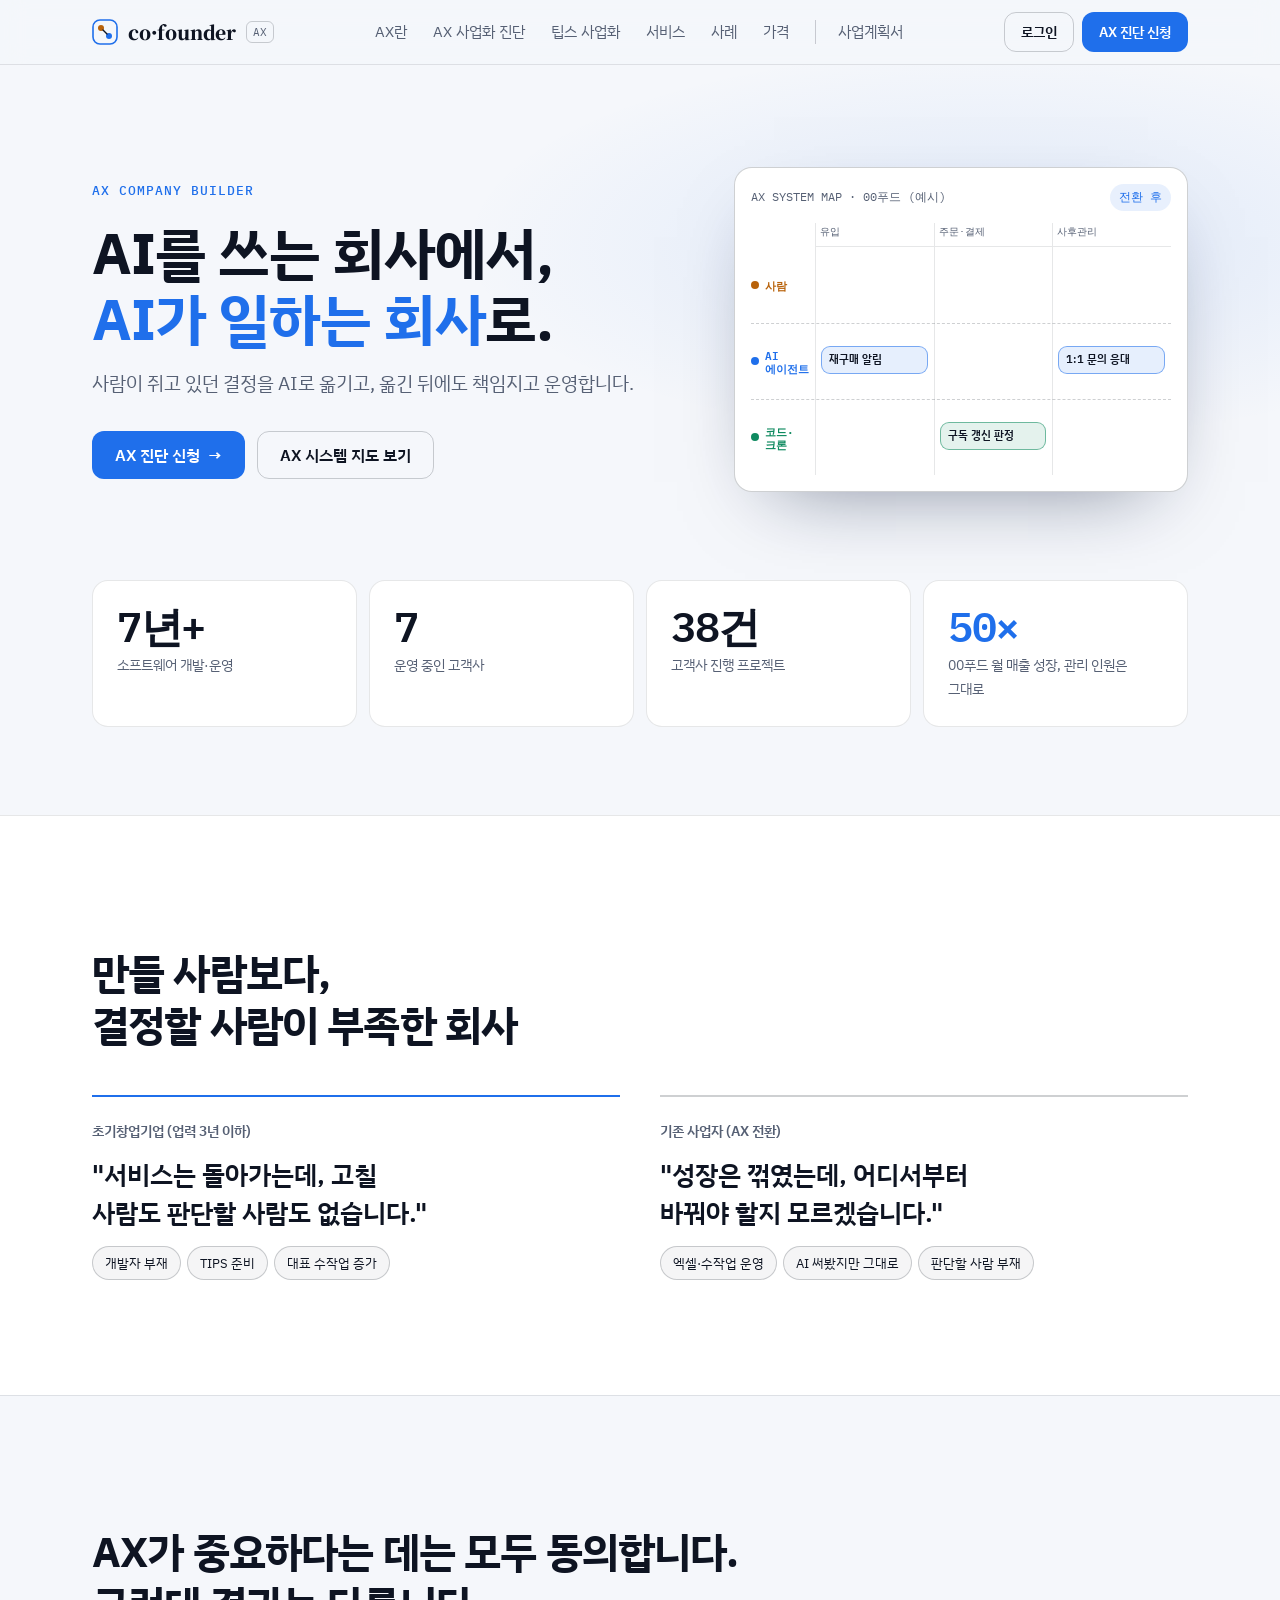
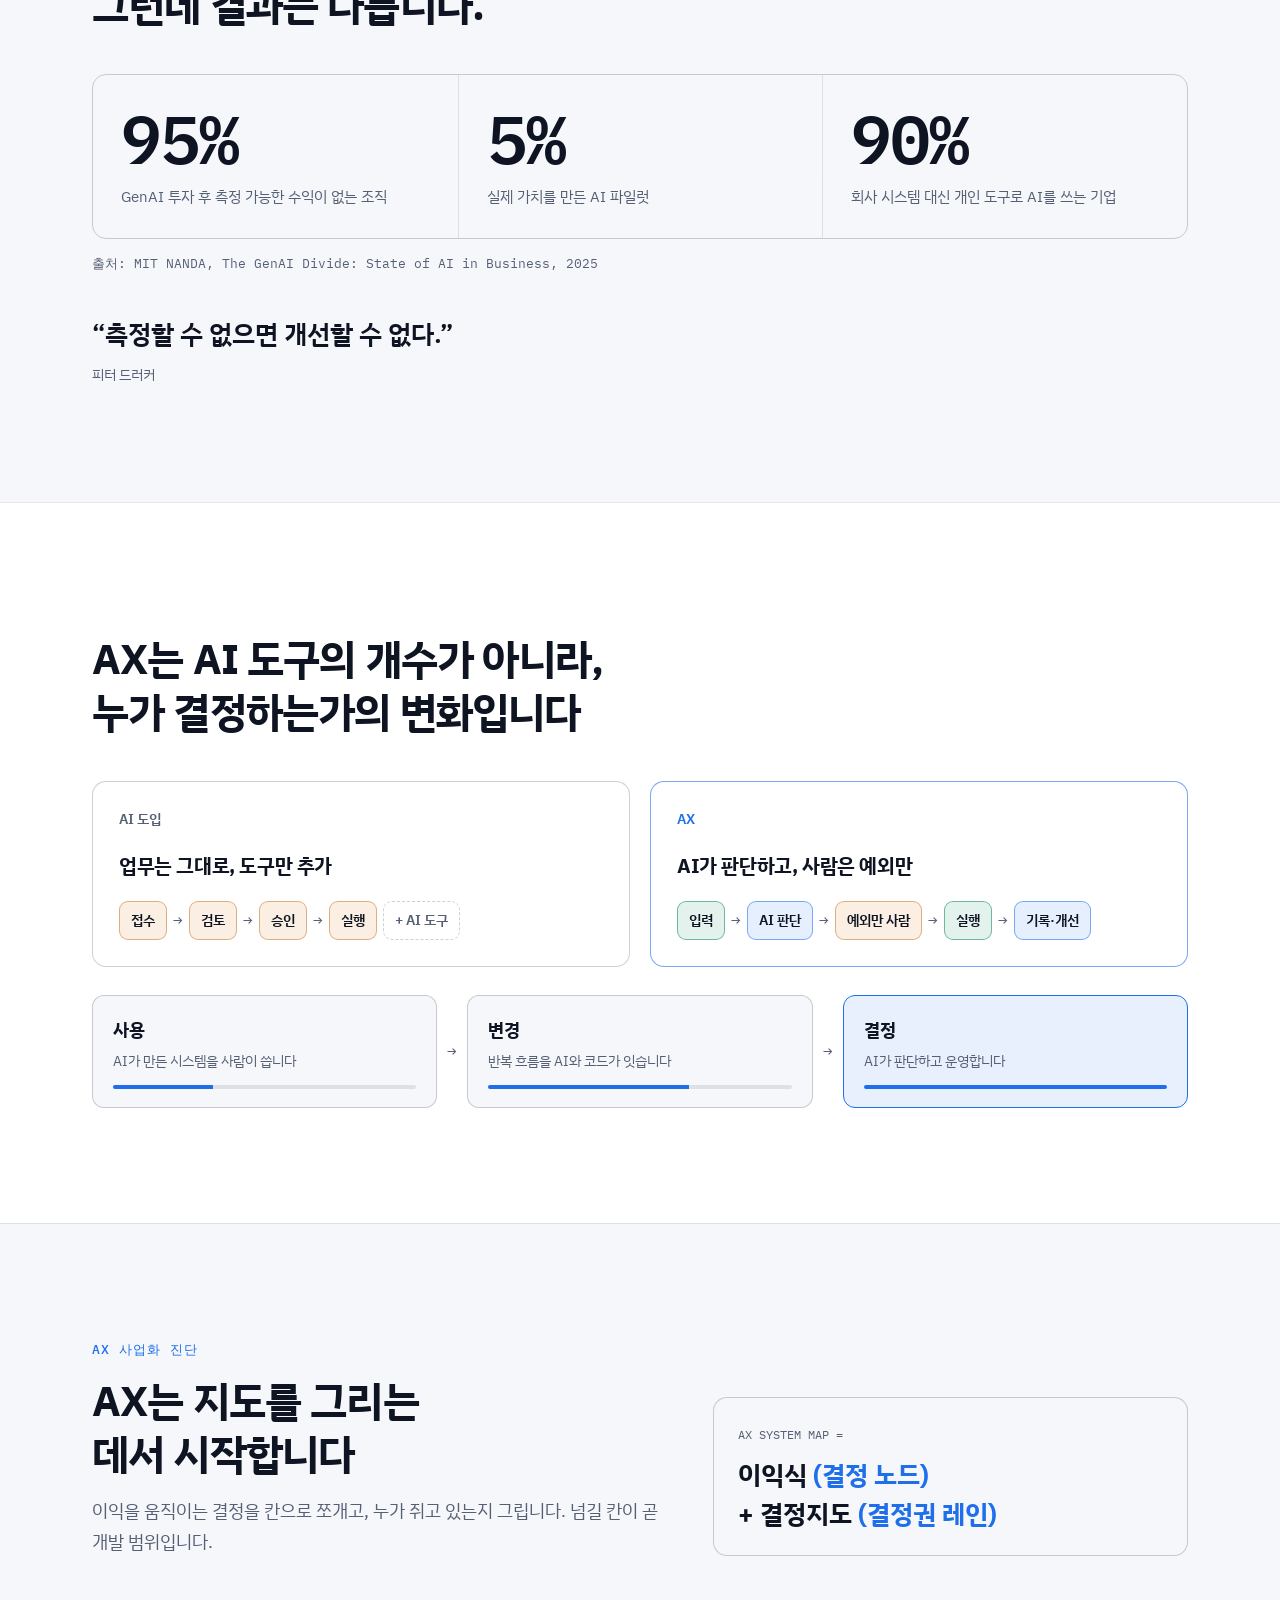
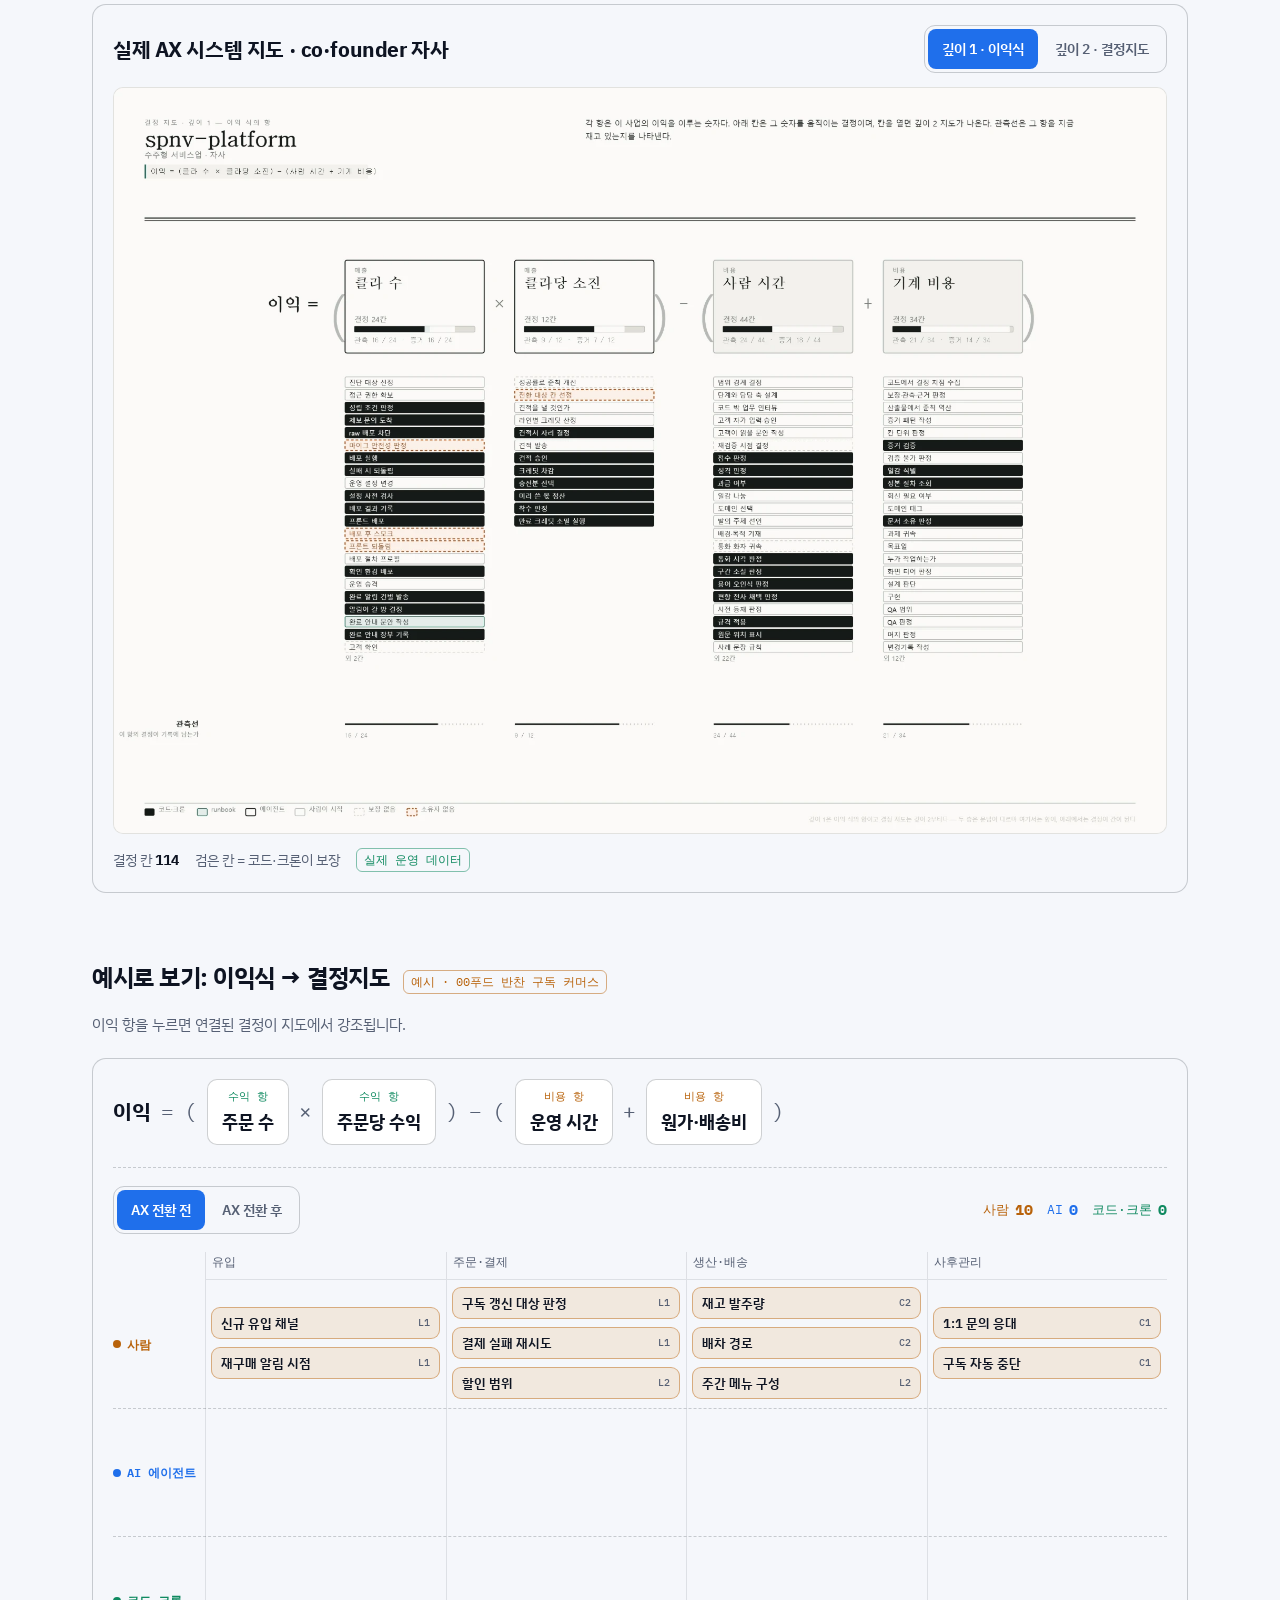
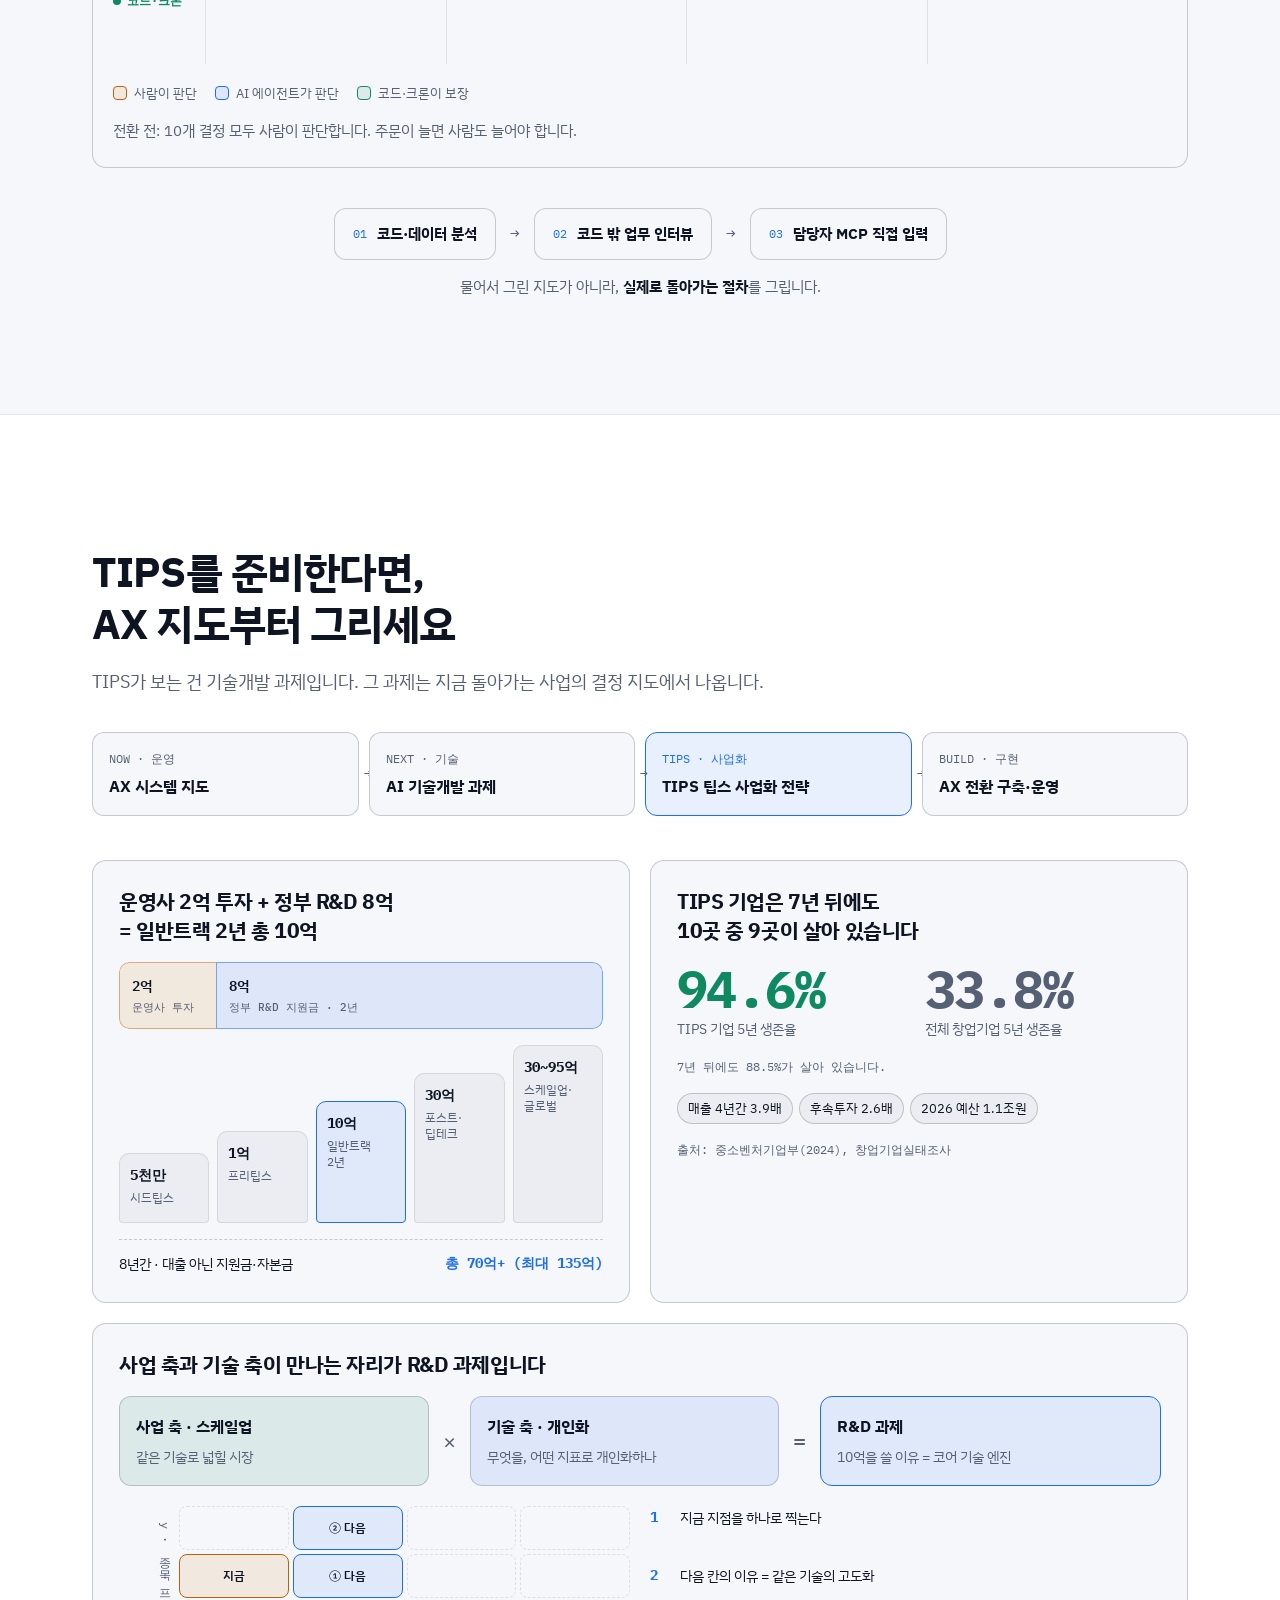
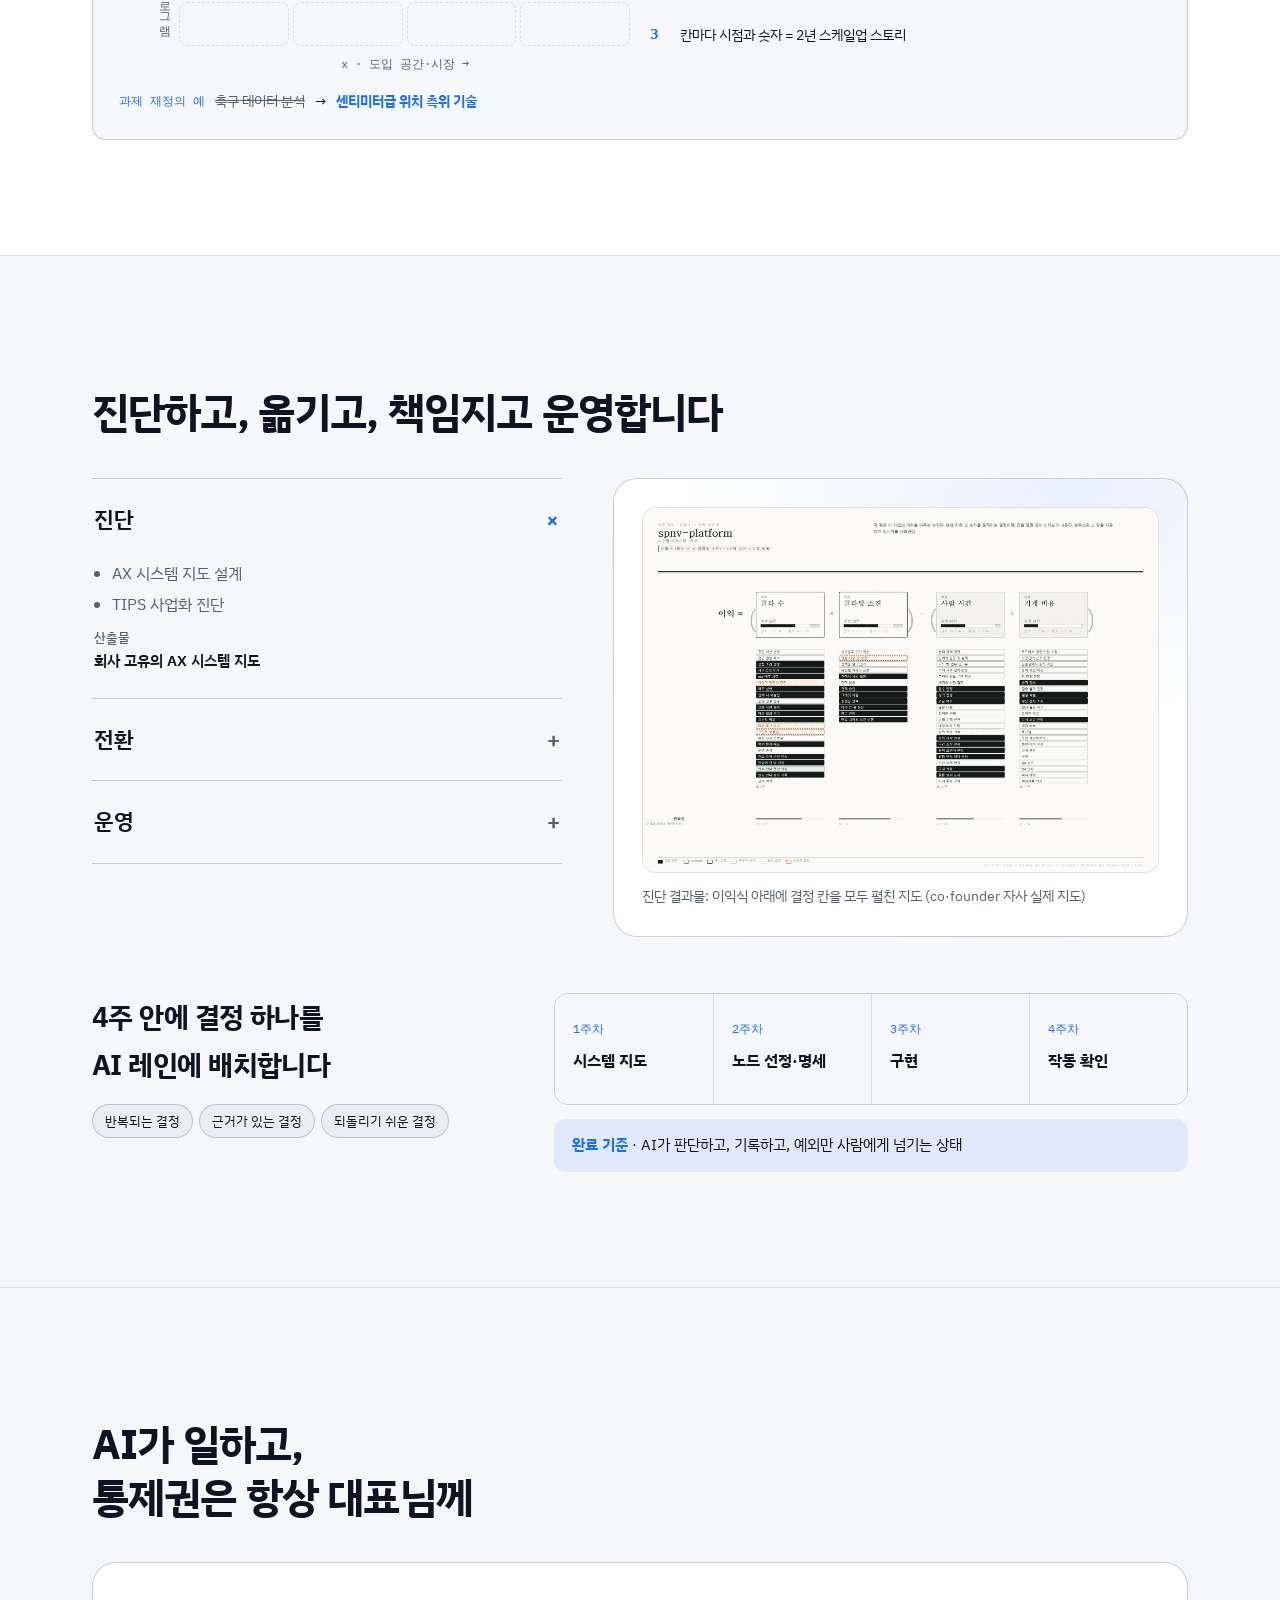
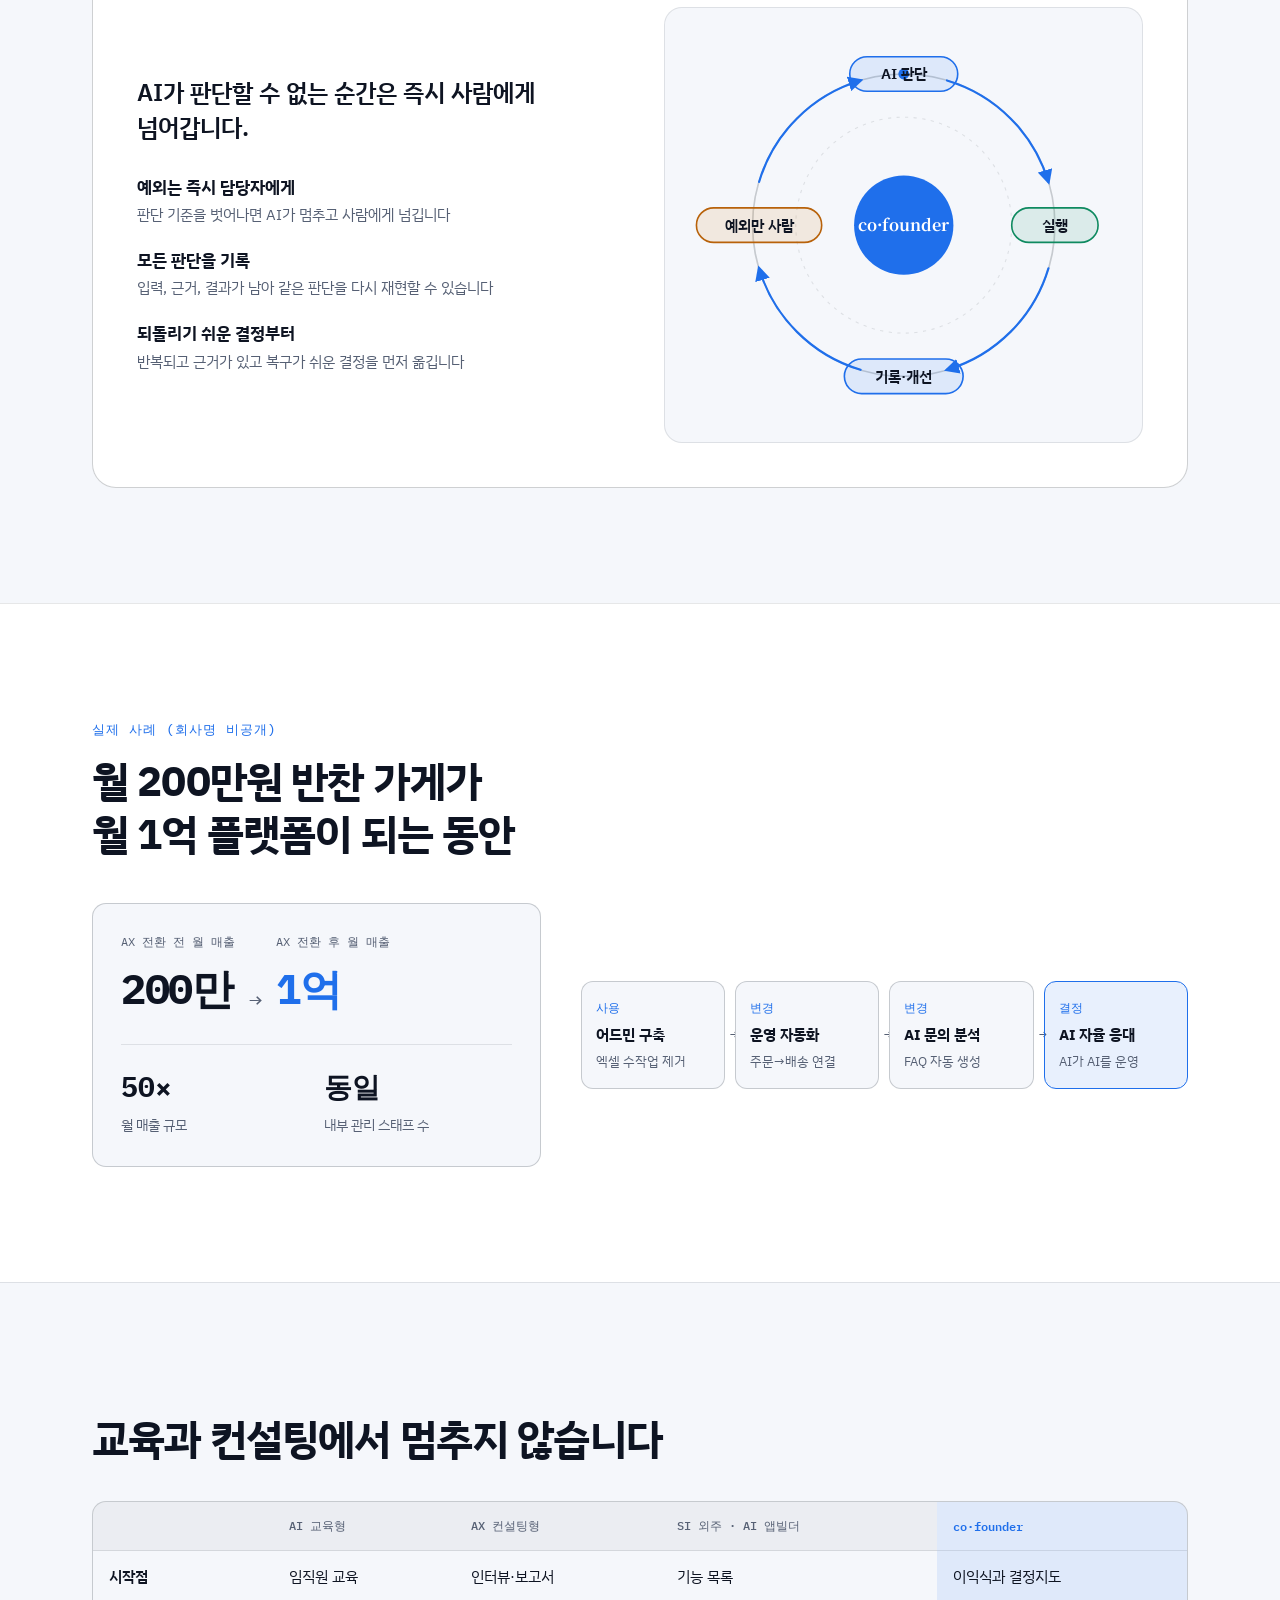
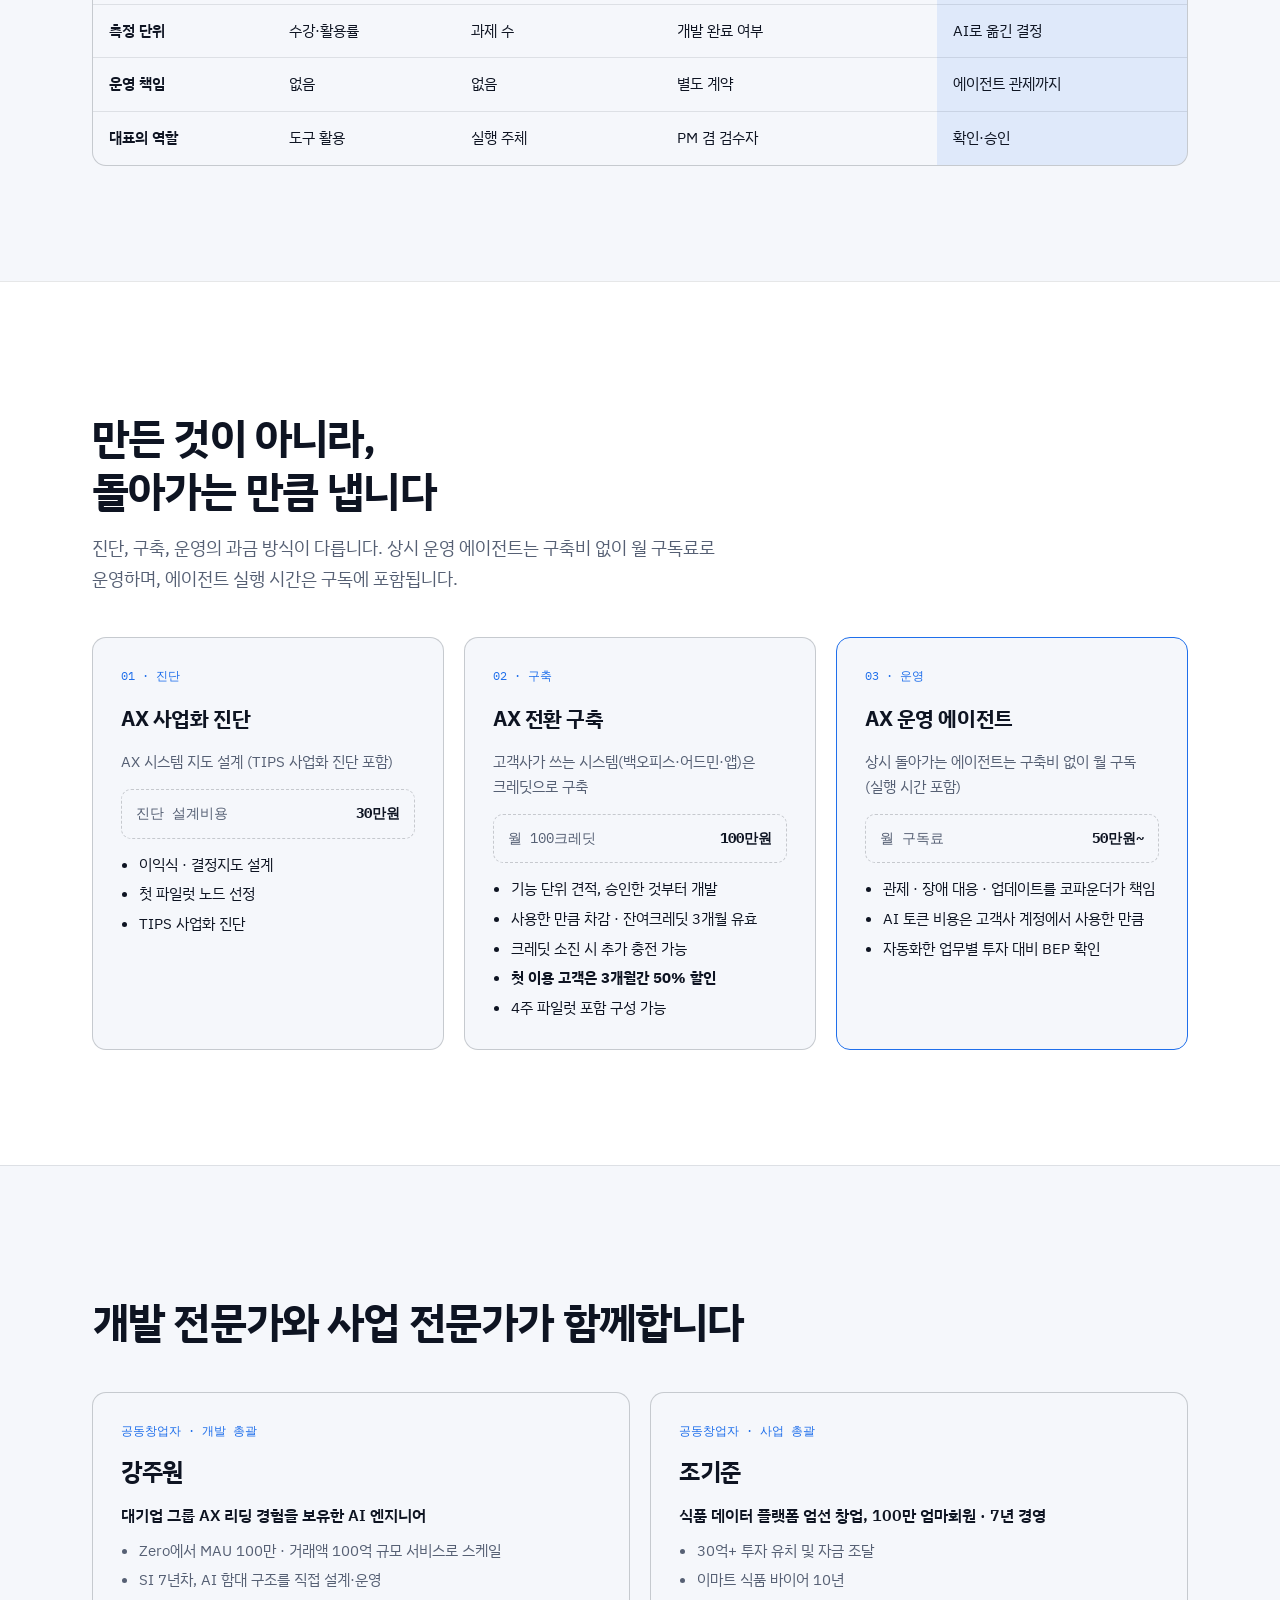
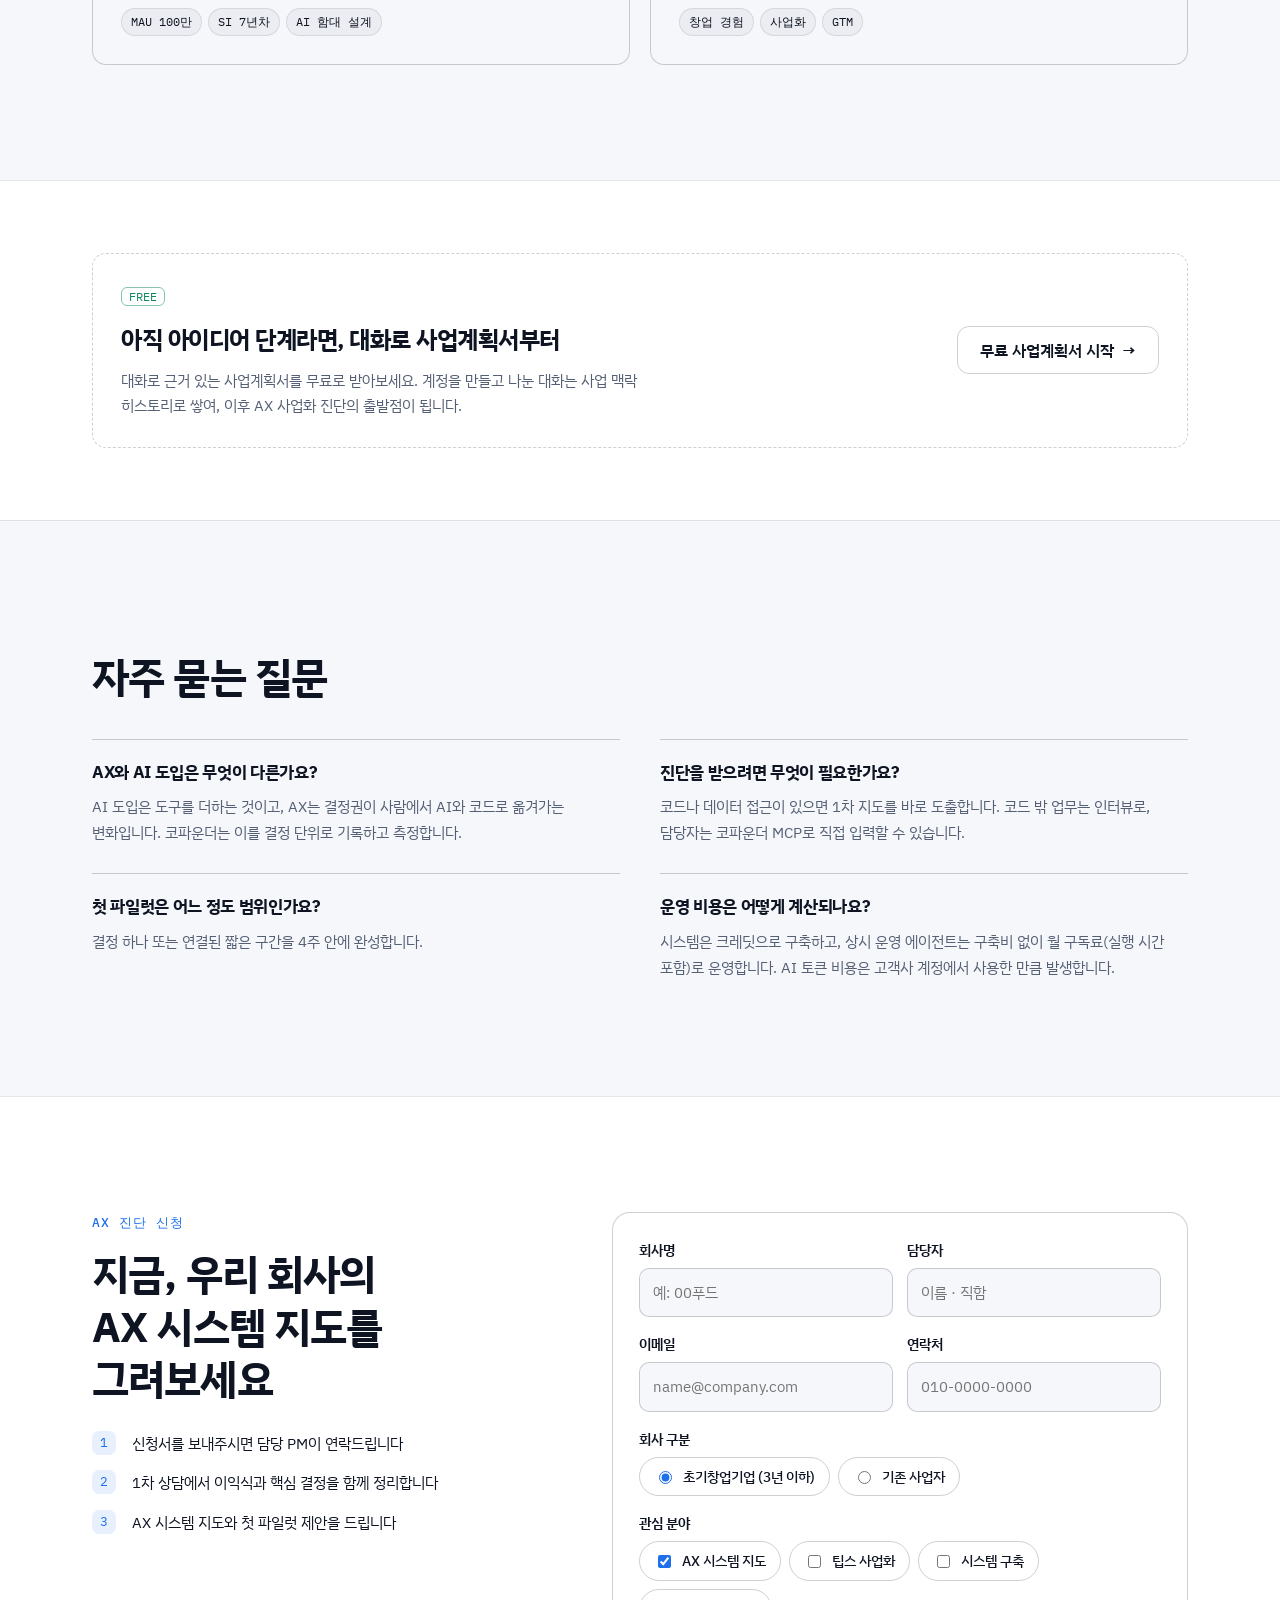
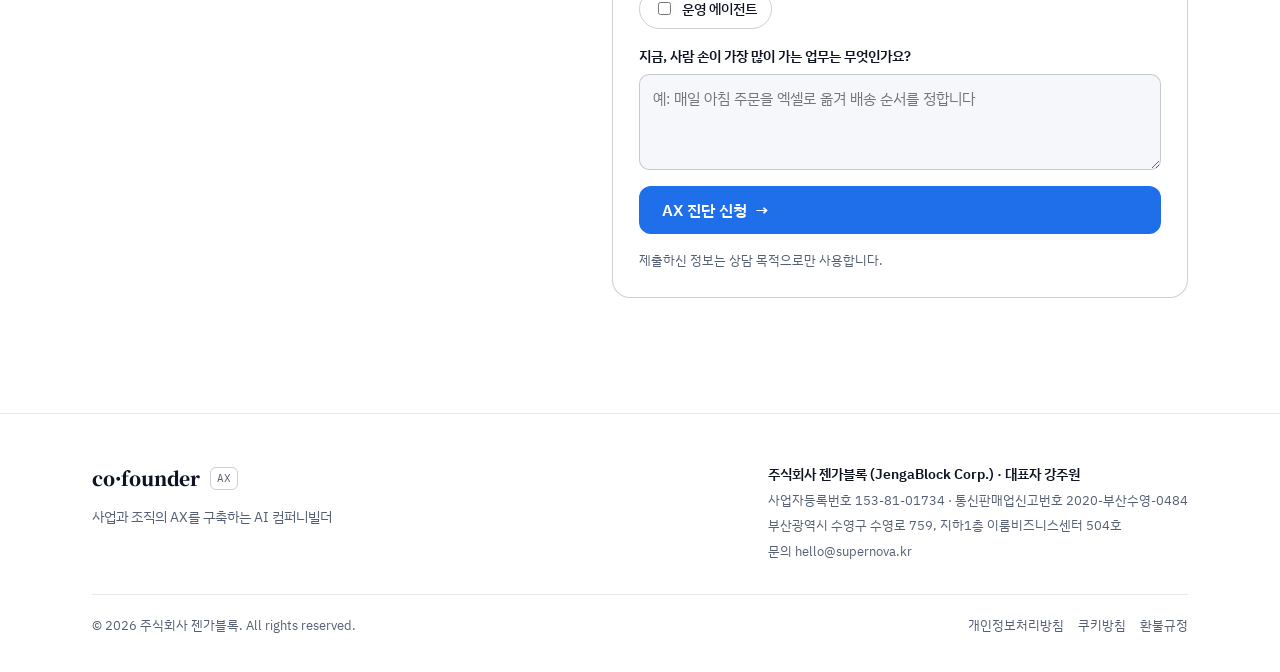
<file: index_deepsales.html>
<!doctype html>
<html lang="ko">
<head>
<meta charset="utf-8">
<meta name="viewport" content="width=device-width, initial-scale=1, viewport-fit=cover">
<title>co·founder AX 컴퍼니빌더 (DeepSales 패턴)</title>
<meta name="description" content="사람이 쥐고 있던 결정을 찾아 AI와 코드로 옮기고, 옮긴 뒤에도 책임지고 운영하는 AX 컴퍼니빌더, 코파운더.">
<meta property="og:title" content="co·founder AX 컴퍼니빌더">
<meta property="og:description" content="사람이 쥐고 있던 결정을 AI로 옮기고, 옮긴 뒤에도 책임지고 운영합니다.">
<meta property="og:type" content="website">
<link rel="preconnect" href="https://fonts.googleapis.com">
<link rel="preconnect" href="https://fonts.gstatic.com" crossorigin>
<link rel="stylesheet" href="https://fonts.googleapis.com/css2?family=IBM+Plex+Mono:wght@400;500;600&family=IBM+Plex+Sans+KR:wght@400;500;600;700&family=Noto+Serif+KR:wght@700;900&display=swap">
<style>
/* Layout concept: 페이지 자체가 하나의 시스템 지도 — 가로 레인(사람 · AI 에이전트 · 코드·크론)과
   세로 업무 단계 격자를 배경 문법으로 쓰고, 결정 노드가 레인을 옮겨가는 장면을 중심에 둔다. */
:root {
  --bg: #0a0d14;
  --panel: #10151f;
  --panel-2: #151b28;
  --line: rgba(233, 237, 245, 0.10);
  --line-strong: rgba(233, 237, 245, 0.20);
  --fg: #e9edf5;
  --muted: #98a2b6;
  --brand: #4f8cff;
  --brand-strong: #79a8ff;
  --brand-soft: rgba(79, 140, 255, 0.14);
  --on-brand: #ffffff;
  --human: #f2a54a;
  --human-soft: rgba(242, 165, 74, 0.14);
  --agent: #4f8cff;
  --agent-soft: rgba(79, 140, 255, 0.16);
  --machine: #33c595;
  --machine-soft: rgba(51, 197, 149, 0.15);
  --ghost: rgba(233, 237, 245, 0.05);

  --f-display: "IBM Plex Sans KR", "Apple SD Gothic Neo", "Malgun Gothic", system-ui, sans-serif;
  --f-body: "IBM Plex Sans KR", "Apple SD Gothic Neo", "Malgun Gothic", system-ui, sans-serif;
  --f-mono: "IBM Plex Mono", ui-monospace, "SFMono-Regular", Menlo, monospace;
  --f-mark: "Noto Serif KR", "Nanum Myeongjo", Georgia, serif;

  --wrap: 1160px;
  --gutter: clamp(16px, 4vw, 32px);
  --radius: 14px;
  color-scheme: dark;
}
@media (prefers-color-scheme: light) {
  :root:not([data-theme="dark"]) {
    --bg: #f5f7fb; --panel: #ffffff; --panel-2: #eef2f8;
    --line: rgba(14, 20, 34, 0.10); --line-strong: rgba(14, 20, 34, 0.20);
    --fg: #0e1422; --muted: #566074;
    --brand: #1f6feb; --brand-strong: #1856d6; --brand-soft: rgba(31, 111, 235, 0.10); --on-brand: #ffffff;
    --human: #b8620a; --human-soft: rgba(214, 125, 20, 0.12);
    --agent: #1f6feb; --agent-soft: rgba(31, 111, 235, 0.11);
    --machine: #0f8a60; --machine-soft: rgba(15, 138, 96, 0.11);
    --ghost: rgba(14, 20, 34, 0.04);
    color-scheme: light;
  }
}
:root[data-theme="light"] {
  --bg: #f5f7fb; --panel: #ffffff; --panel-2: #eef2f8;
  --line: rgba(14, 20, 34, 0.10); --line-strong: rgba(14, 20, 34, 0.20);
  --fg: #0e1422; --muted: #566074;
  --brand: #1f6feb; --brand-strong: #1856d6; --brand-soft: rgba(31, 111, 235, 0.10); --on-brand: #ffffff;
  --human: #b8620a; --human-soft: rgba(214, 125, 20, 0.12);
  --agent: #1f6feb; --agent-soft: rgba(31, 111, 235, 0.11);
  --machine: #0f8a60; --machine-soft: rgba(15, 138, 96, 0.11);
  --ghost: rgba(14, 20, 34, 0.04);
  color-scheme: light;
}

* { box-sizing: border-box; }
[hidden] { display: none !important; }
html { scroll-behavior: smooth; }
body {
  margin: 0;
  background: var(--bg);
  color: var(--fg);
  font-family: var(--f-body);
  font-size: 16px;
  line-height: 1.7;
  word-break: keep-all;
  overflow-wrap: break-word;
  -webkit-font-smoothing: antialiased;
}
img { max-width: 100%; }
a { color: inherit; }
:focus-visible { outline: 2px solid var(--brand); outline-offset: 3px; border-radius: 6px; }
h1, h2, h3 { font-family: var(--f-display); text-wrap: balance; margin: 0; letter-spacing: -0.02em; }
p { margin: 0; }
.wrap { max-width: var(--wrap); margin: 0 auto; padding-inline: var(--gutter); }
.mono { font-family: var(--f-mono); }
.num { font-variant-numeric: tabular-nums; }

/* ---------- 공통 타이포 ---------- */
.eyebrow {
  font-family: var(--f-mono); font-size: 12.5px; font-weight: 500;
  letter-spacing: 0.08em; text-transform: uppercase; color: var(--brand);
}
.h2 { font-size: clamp(28px, 3.6vw, 42px); line-height: 1.25; font-weight: 700; margin-top: 14px; }
.lead { color: var(--muted); font-size: clamp(16px, 1.5vw, 18px); max-width: 62ch; margin-top: 16px; }
.section { padding-block: clamp(72px, 9vw, 120px); border-top: 1px solid var(--line); }
.section.alt { background: var(--panel); }
.sec-head { display: grid; gap: 0; max-width: 780px; }

/* ---------- 버튼 ---------- */
.btn {
  display: inline-flex; align-items: center; gap: 8px; min-height: 48px; padding: 0 22px;
  border-radius: 12px; font-weight: 600; font-size: 15.5px; text-decoration: none;
  border: 1px solid transparent; cursor: pointer; font-family: var(--f-body);
  transition: background .2s, border-color .2s, transform .2s;
}
.btn-primary { background: var(--brand); color: var(--on-brand); }
.btn-primary:hover { background: var(--brand-strong); }
.btn-ghost { border-color: var(--line-strong); color: var(--fg); background: transparent; }
.btn-ghost:hover { border-color: var(--brand); background: var(--brand-soft); }
.btn .arr { transition: transform .2s; }
.btn:hover .arr { transform: translateX(3px); }

/* ---------- NAV ---------- */
.nav {
  position: sticky; top: env(safe-area-inset-top, 0px); z-index: 50;
  background: color-mix(in srgb, var(--bg) 82%, transparent);
  backdrop-filter: blur(12px); -webkit-backdrop-filter: blur(12px);
  border-bottom: 1px solid var(--line);
}
.nav-in { display: flex; align-items: center; justify-content: space-between; gap: 16px; min-height: 64px; }
.brand { display: inline-flex; align-items: center; gap: 10px; text-decoration: none; }
.brand-mark { width: 26px; height: 26px; flex: none; }
.brand-word { font-family: var(--f-mark); font-weight: 900; font-size: 19px; letter-spacing: -0.01em; }
.brand-tag { font-family: var(--f-mono); font-size: 11px; color: var(--muted); border: 1px solid var(--line-strong); border-radius: 6px; padding: 1px 6px; }
.nav-links { display: flex; gap: 26px; font-size: 14.5px; color: var(--muted); }
.nav-links a { text-decoration: none; }
.nav-links a:hover { color: var(--fg); }
.nav-links .sub { color: var(--muted); border-left: 1px solid var(--line-strong); padding-left: 22px; }
.nav-cta { display: flex; align-items: center; gap: 8px; }
.nav-cta .btn { min-height: 40px; padding: 0 16px; font-size: 14px; }
.menu-btn { display: none; background: none; border: 1px solid var(--line-strong); color: var(--fg); border-radius: 10px; width: 40px; height: 40px; cursor: pointer; }
.mobile-menu { border-top: 1px solid var(--line); padding-block: 12px 18px; display: grid; gap: 4px; }
.mobile-menu a { padding: 10px 2px; text-decoration: none; font-weight: 500; border-bottom: 1px solid var(--line); }
@media (max-width: 920px) {
  .nav-links { display: none; }
  .menu-btn { display: inline-grid; place-items: center; }
  .nav-cta .btn-ghost { display: none; }
}

/* ---------- HERO ---------- */
.hero { position: relative; overflow: hidden; padding-block: clamp(56px, 8vw, 104px) clamp(56px, 7vw, 88px); }
.hero-grid-bg {
  position: absolute; inset: 0; pointer-events: none; opacity: .9;
  background-image:
    linear-gradient(to right, var(--line) 1px, transparent 1px),
    linear-gradient(to bottom, var(--line) 1px, transparent 1px);
  background-size: 96px 96px;
  mask-image: radial-gradient(ellipse 70% 60% at 70% 30%, #000 20%, transparent 75%);
  -webkit-mask-image: radial-gradient(ellipse 70% 60% at 70% 30%, #000 20%, transparent 75%);
}
.hero-in { position: relative; display: grid; grid-template-columns: 1.12fr 0.88fr; gap: clamp(32px, 5vw, 64px); align-items: center; }
.hero-in > * { min-width: 0; }
.hero h1 { font-size: clamp(34px, 5vw, 58px); line-height: 1.14; font-weight: 700; margin-top: 18px; }
.hero h1 em { font-style: normal; color: var(--brand); }
.hero .lead { font-size: clamp(16.5px, 1.6vw, 19px); }
.hero-ctas { display: flex; flex-wrap: wrap; gap: 12px; margin-top: 32px; }
.hero-note { margin-top: 18px; font-size: 13.5px; color: var(--muted); }
.hero-note a { color: var(--brand); text-underline-offset: 3px; }
@media (max-width: 960px) { .hero-in { grid-template-columns: 1fr; } }

/* 히어로 미니 지도 */
.minimap {
  background: var(--panel); border: 1px solid var(--line-strong); border-radius: 18px; padding: 16px;
  box-shadow: 0 30px 80px -40px rgba(0,0,0,.55);
}
.minimap-top { display: flex; justify-content: space-between; align-items: center; gap: 10px; flex-wrap: wrap; margin-bottom: 12px; }
.minimap-title { font-family: var(--f-mono); font-size: 12px; color: var(--muted); }
.minimap-state { font-family: var(--f-mono); font-size: 12px; padding: 3px 9px; border-radius: 999px; background: var(--brand-soft); color: var(--brand); }

/* ---------- 레인 지도 (공용) ---------- */
.lanes { position: relative; --label: 92px; --lane-h: 128px; }
.lanes.mini { --label: 64px; --lane-h: 76px; }
.lane {
  height: var(--lane-h); display: flex; align-items: center;
  border-top: 1px dashed var(--line-strong);
}
.lane:first-of-type { border-top: 0; }
.lane-label {
  width: var(--label); flex: none; font-family: var(--f-mono); font-size: 12px; font-weight: 600;
  display: flex; align-items: center; gap: 6px; padding-right: 8px; line-height: 1.3;
}
.lanes.mini .lane-label { font-size: 10.5px; }
.lane-dot { width: 8px; height: 8px; border-radius: 50%; flex: none; }
.lane[data-lane="0"] .lane-label { color: var(--human); } .lane[data-lane="0"] .lane-dot { background: var(--human); }
.lane[data-lane="1"] .lane-label { color: var(--agent); } .lane[data-lane="1"] .lane-dot { background: var(--agent); }
.lane[data-lane="2"] .lane-label { color: var(--machine); } .lane[data-lane="2"] .lane-dot { background: var(--machine); }
.phase-row { display: grid; margin-left: var(--label); grid-template-columns: repeat(var(--cols), 1fr); border-bottom: 1px solid var(--line); }
.phase-row span { font-family: var(--f-mono); font-size: 11.5px; color: var(--muted); padding: 0 6px 8px; border-left: 1px solid var(--line); }
.lanes.mini .phase-row span { font-size: 10px; padding: 0 4px 6px; }
.phase-cols { position: absolute; left: var(--label); right: 0; bottom: 0; display: grid; grid-template-columns: repeat(var(--cols), 1fr); pointer-events: none; }
.phase-cols i { border-left: 1px solid var(--line); }
.node {
  position: absolute; display: flex; align-items: center; gap: 6px;
  min-height: 32px; padding: 5px 9px; border-radius: 9px;
  font-size: 12.5px; font-weight: 600; line-height: 1.25;
  border: 1px solid var(--line-strong); background: var(--panel-2); color: var(--fg);
  transition: top .9s cubic-bezier(.6,.05,.25,1), background .5s, border-color .5s, box-shadow .3s, opacity .3s;
}
.lanes.mini .node { font-size: 11px; min-height: 28px; padding: 4px 7px; }
.node[data-lane="0"] { background: var(--human-soft); border-color: color-mix(in srgb, var(--human) 45%, transparent); }
.node[data-lane="1"] { background: var(--agent-soft); border-color: color-mix(in srgb, var(--agent) 55%, transparent); }
.node[data-lane="2"] { background: var(--machine-soft); border-color: color-mix(in srgb, var(--machine) 55%, transparent); }
.node .ntag { font-family: var(--f-mono); font-size: 10px; font-weight: 500; color: var(--muted); margin-left: auto; white-space: nowrap; }
.node.moved::after {
  content: ""; position: absolute; inset: -4px; border-radius: 12px; border: 1px solid var(--brand);
  opacity: 0; animation: ping 1.6s ease-out 1 .9s;
}
.lanes.dim .node { opacity: .28; }
.lanes.dim .node.hl { opacity: 1; box-shadow: 0 0 0 2px var(--brand); }
@keyframes ping { 0% { opacity: .9; transform: scale(1); } 100% { opacity: 0; transform: scale(1.12); } }
@media (prefers-reduced-motion: reduce) {
  .node, .btn .arr { transition: none; }
  .node.moved::after { animation: none; }
  html { scroll-behavior: auto; }
}
.map-scroll { overflow-x: auto; -webkit-overflow-scrolling: touch; }
.map-scroll > .lanes { min-width: 860px; }
#main-map .node span:first-child { white-space: nowrap; overflow: hidden; text-overflow: ellipsis; }

/* ---------- 대상 ---------- */
.who { display: grid; grid-template-columns: 1fr 1fr; gap: 20px; margin-top: 44px; }
.who > * { min-width: 0; }
.who-card { border: 1px solid var(--line-strong); border-radius: var(--radius); padding: 28px; background: var(--bg); display: grid; gap: 14px; align-content: start; }
.who-card .tag { font-family: var(--f-mono); font-size: 12px; color: var(--brand); }
.who-card h3 { font-size: 22px; }
.who-card .quote { font-size: 17px; font-weight: 600; border-left: 2px solid var(--human); padding-left: 14px; }
.who-card ul { margin: 0; padding-left: 18px; color: var(--muted); display: grid; gap: 6px; }
.who-card .stat { font-family: var(--f-mono); font-size: 12.5px; color: var(--muted); border-top: 1px solid var(--line); padding-top: 12px; }
@media (max-width: 760px) { .who { grid-template-columns: 1fr; } }

/* ---------- 현실 ---------- */
.reality { display: grid; grid-template-columns: repeat(3, 1fr); gap: 0; margin-top: 44px; border: 1px solid var(--line-strong); border-radius: var(--radius); overflow: hidden; }
.reality > div { padding: 28px; border-left: 1px solid var(--line); min-width: 0; }
.reality > div:first-child { border-left: 0; }
.big { font-family: var(--f-mono); font-size: clamp(44px, 6vw, 68px); font-weight: 600; line-height: 1; letter-spacing: -0.03em; }
.reality p { color: var(--muted); margin-top: 12px; font-size: 15px; }
.src { margin-top: 14px; font-size: 12.5px; color: var(--muted); font-family: var(--f-mono); }
.drucker { margin-top: 40px; display: grid; gap: 10px; max-width: 760px; }
.drucker q { font-size: clamp(20px, 2.4vw, 26px); font-weight: 600; line-height: 1.5; quotes: "“" "”"; }
.drucker span { color: var(--muted); font-size: 14px; }
@media (max-width: 760px) { .reality { grid-template-columns: 1fr; } .reality > div { border-left: 0; border-top: 1px solid var(--line); } .reality > div:first-child { border-top: 0; } }

/* ---------- AX 정의 ---------- */
.define { display: grid; grid-template-columns: 1fr 1fr; gap: 20px; margin-top: 44px; }
.define > * { min-width: 0; }
.flowcard { border: 1px solid var(--line-strong); border-radius: var(--radius); padding: 26px; background: var(--panel); display: grid; gap: 18px; align-content: start; }
.flowcard.ax { border-color: color-mix(in srgb, var(--brand) 60%, transparent); }
.flowcard h3 { font-size: 20px; }
.flowcard .sub { color: var(--muted); font-size: 14.5px; }
.chain { display: flex; flex-wrap: wrap; align-items: center; gap: 6px; }
.chain span { font-size: 13.5px; font-weight: 600; padding: 7px 11px; border-radius: 9px; border: 1px solid var(--line-strong); }
.chain b { color: var(--muted); font-weight: 400; font-family: var(--f-mono); }
.chain .h { background: var(--human-soft); border-color: color-mix(in srgb, var(--human) 45%, transparent); }
.chain .a { background: var(--agent-soft); border-color: color-mix(in srgb, var(--agent) 55%, transparent); }
.chain .m { background: var(--machine-soft); border-color: color-mix(in srgb, var(--machine) 55%, transparent); }
.chain .tool { border-style: dashed; color: var(--muted); }
.levels { margin-top: 28px; display: grid; grid-template-columns: repeat(3, 1fr); border: 1px solid var(--line-strong); border-radius: var(--radius); overflow: hidden; }
.levels > div { padding: 22px 24px; border-left: 1px solid var(--line); min-width: 0; display: grid; gap: 6px; }
.levels > div:first-child { border-left: 0; }
.levels .lv { font-family: var(--f-mono); font-size: 12px; color: var(--brand); }
.levels h4 { margin: 0; font-size: 18px; }
.levels p { color: var(--muted); font-size: 14.5px; }
.bar { height: 4px; border-radius: 4px; background: var(--line); overflow: hidden; margin-top: 8px; }
.bar i { display: block; height: 100%; background: var(--brand); }
@media (max-width: 760px) {
  .define { grid-template-columns: 1fr; }
  .levels { grid-template-columns: 1fr; }
  .levels > div { border-left: 0; border-top: 1px solid var(--line); }
  .levels > div:first-child { border-top: 0; }
}

/* ---------- 진단: 이익식 ---------- */
.diag-intro { display: grid; grid-template-columns: 1.1fr 0.9fr; gap: 40px; align-items: end; }
.diag-intro > * { min-width: 0; }
.formula-card { border: 1px solid var(--line-strong); border-radius: var(--radius); padding: 22px 24px; background: var(--bg); }
.formula-card .f-lbl { font-family: var(--f-mono); font-size: 12px; color: var(--muted); }
.formula-card .f { font-size: clamp(20px, 2.4vw, 26px); font-weight: 700; margin-top: 8px; line-height: 1.5; }
.formula-card .f span { color: var(--brand); }
@media (max-width: 860px) { .diag-intro { grid-template-columns: 1fr; } }

.step-head { display: flex; align-items: baseline; gap: 14px; margin-top: 64px; margin-bottom: 20px; flex-wrap: wrap; }
.step-no { font-family: var(--f-mono); font-size: 13px; color: var(--on-brand); background: var(--brand); border-radius: 7px; padding: 2px 9px; }
.step-head h3 { font-size: clamp(20px, 2.2vw, 24px); }
.step-head p { color: var(--muted); font-size: 15px; flex-basis: 100%; }
.example-tag { font-family: var(--f-mono); font-size: 11.5px; color: var(--human); border: 1px solid color-mix(in srgb, var(--human) 50%, transparent); border-radius: 6px; padding: 1px 7px; }

.equation { border: 1px solid var(--line-strong); border-radius: var(--radius); background: var(--bg); padding: 26px; }
.eq-line { display: flex; flex-wrap: wrap; align-items: center; gap: 10px; font-size: clamp(17px, 2vw, 21px); font-weight: 700; }
.eq-line .op { color: var(--muted); font-family: var(--f-mono); font-weight: 400; }
.lever {
  font: inherit; font-size: clamp(15px, 1.8vw, 18px); font-weight: 700; cursor: pointer;
  padding: 8px 14px; border-radius: 10px; border: 1px solid var(--line-strong); background: var(--panel); color: var(--fg);
  transition: border-color .2s, background .2s;
}
.lever small { display: block; font-family: var(--f-mono); font-size: 10.5px; font-weight: 500; color: var(--muted); }
.lever.rev small { color: var(--machine); }
.lever.cost small { color: var(--human); }
.lever:hover { border-color: var(--brand); }
.lever[aria-pressed="true"] { border-color: var(--brand); background: var(--brand-soft); }
.lever-nodes { display: grid; grid-template-columns: repeat(4, 1fr); gap: 12px; margin-top: 22px; padding-top: 22px; border-top: 1px dashed var(--line-strong); }
.lever-nodes > div { min-width: 0; }
.lever-nodes h5 { margin: 0 0 8px; font-family: var(--f-mono); font-size: 12px; font-weight: 600; color: var(--muted); }
.lever-nodes ul { list-style: none; margin: 0; padding: 0; display: grid; gap: 6px; }
.lever-nodes li { font-size: 14px; padding: 6px 10px; border-radius: 8px; background: var(--ghost); border: 1px solid var(--line); }
.eq-hint { margin-top: 16px; font-size: 13.5px; color: var(--muted); }
@media (max-width: 760px) { .lever-nodes { grid-template-columns: 1fr 1fr; } }

/* 결정지도 */
.mapbox { border: 1px solid var(--line-strong); border-radius: var(--radius); background: var(--bg); padding: 20px 20px 24px; }
.map-toolbar { display: flex; flex-wrap: wrap; align-items: center; justify-content: space-between; gap: 14px; margin-bottom: 18px; }
.seg { display: inline-flex; border: 1px solid var(--line-strong); border-radius: 11px; padding: 3px; gap: 3px; }
.seg button { font: inherit; font-size: 14px; font-weight: 600; border: 0; background: transparent; color: var(--muted); padding: 8px 14px; border-radius: 8px; cursor: pointer; }
.seg button[aria-pressed="true"] { background: var(--brand); color: var(--on-brand); }
.map-counts { display: flex; flex-wrap: wrap; gap: 14px; font-family: var(--f-mono); font-size: 12.5px; }
.map-counts span { display: inline-flex; align-items: center; gap: 6px; }
.map-counts b { font-size: 15px; }
.legend { display: flex; flex-wrap: wrap; gap: 8px 18px; margin-top: 18px; font-size: 13px; color: var(--muted); }
.legend span { display: inline-flex; align-items: center; gap: 7px; }
.sw { width: 14px; height: 14px; border-radius: 4px; border: 1px solid var(--line-strong); }
.sw.h { background: var(--human-soft); border-color: var(--human); }
.sw.a { background: var(--agent-soft); border-color: var(--agent); }
.sw.m { background: var(--machine-soft); border-color: var(--machine); }
.map-caption { margin-top: 14px; font-size: 14.5px; color: var(--muted); max-width: 70ch; }

/* 노드 명세 + 증거 */
.spec-grid { display: grid; grid-template-columns: 1fr 1fr; gap: 20px; }
.spec-grid > * { min-width: 0; }
.spec { border: 1px solid var(--line-strong); border-radius: var(--radius); background: var(--bg); overflow: hidden; }
.spec-top { padding: 18px 22px; border-bottom: 1px solid var(--line); display: flex; justify-content: space-between; gap: 10px; align-items: center; flex-wrap: wrap; }
.spec-top h4 { margin: 0; font-size: 18px; }
.spec-top code { font-family: var(--f-mono); font-size: 12px; color: var(--muted); }
.spec dl { margin: 0; display: grid; grid-template-columns: 120px 1fr; }
.spec dt, .spec dd { margin: 0; padding: 10px 22px; border-bottom: 1px solid var(--line); font-size: 14px; min-width: 0; }
.spec dt { font-family: var(--f-mono); font-size: 12px; color: var(--muted); padding-right: 0; }
.spec dd .pill { display: inline-block; font-family: var(--f-mono); font-size: 11.5px; padding: 1px 8px; border-radius: 999px; }
.pill.ok { background: var(--machine-soft); color: var(--machine); }
.pill.h { background: var(--human-soft); color: var(--human); }
.pill.m { background: var(--machine-soft); color: var(--machine); }
.spec dl > *:nth-last-child(-n+2) { border-bottom: 0; }
.evidence { display: grid; gap: 14px; align-content: start; }
.ev { border: 1px solid var(--line-strong); border-radius: var(--radius); padding: 20px 22px; background: var(--bg); display: grid; grid-template-columns: auto 1fr; gap: 4px 16px; }
.ev .k { grid-row: span 2; font-family: var(--f-mono); font-size: 13px; color: var(--brand); padding-top: 2px; }
.ev h4 { margin: 0; font-size: 16.5px; }
.ev p { color: var(--muted); font-size: 14.5px; }
.ev-note { border-radius: var(--radius); padding: 18px 22px; background: var(--brand-soft); font-size: 15px; }
.ev-note b { color: var(--brand); }
@media (max-width: 860px) { .spec-grid { grid-template-columns: 1fr; } .spec dl { grid-template-columns: 100px 1fr; } }

.equals { margin-top: 56px; display: flex; flex-wrap: wrap; align-items: center; justify-content: center; gap: 12px 16px; text-align: center; padding: 28px; border: 1px solid var(--line-strong); border-radius: var(--radius); background: var(--bg); }
.equals .part { font-size: clamp(16px, 2vw, 20px); font-weight: 700; }
.equals .part small { display: block; font-family: var(--f-mono); font-size: 11.5px; color: var(--muted); font-weight: 400; }
.equals .op { font-family: var(--f-mono); font-size: 22px; color: var(--muted); }
.equals .res { color: var(--brand); }

/* ---------- TIPS ---------- */
.tips { display: grid; grid-template-columns: 0.9fr 1.1fr; gap: 48px; align-items: start; }
.tips > * { min-width: 0; }
.tips-flow { display: grid; gap: 0; border: 1px solid var(--line-strong); border-radius: var(--radius); overflow: hidden; background: var(--bg); }
.tf { display: grid; grid-template-columns: 110px 1fr; gap: 16px; padding: 22px 24px; border-top: 1px solid var(--line); }
.tf:first-child { border-top: 0; }
.tf > * { min-width: 0; }
.tf .when { font-family: var(--f-mono); font-size: 12px; color: var(--muted); padding-top: 3px; }
.tf h4 { margin: 0; font-size: 17.5px; }
.tf p { color: var(--muted); font-size: 14.5px; margin-top: 4px; }
.tf.hl { background: var(--brand-soft); }
.tf.hl .when { color: var(--brand); }
.tips-points { margin-top: 26px; display: grid; gap: 10px; padding: 0; list-style: none; }
.tips-points li { display: flex; gap: 10px; font-size: 15px; }
.tips-points li::before { content: "→"; color: var(--brand); font-family: var(--f-mono); }
@media (max-width: 860px) { .tips { grid-template-columns: 1fr; } .tf { grid-template-columns: 1fr; gap: 4px; } }

/* 실제 시스템 지도 예시 */
.realmap { margin-top: 48px; border: 1px solid var(--line-strong); border-radius: var(--radius); background: var(--bg); padding: 20px; display: grid; gap: 14px; }
.realmap-top { display: flex; flex-wrap: wrap; justify-content: space-between; align-items: center; gap: 12px; }
.realmap-top h3 { font-size: clamp(18px, 2vw, 21px); }
.realmap-tag { font-family: var(--f-mono); font-size: 11.5px; color: var(--machine); border: 1px solid color-mix(in srgb, var(--machine) 50%, transparent); border-radius: 6px; padding: 1px 7px; }
.realmap-frame { overflow-x: auto; border-radius: 10px; background: #faf9f5; border: 1px solid var(--line); }
.realmap-frame img { display: block; width: 100%; height: auto; max-width: none; }
.realmap-frame.wide img { min-width: 1400px; }
.realmap-cap { font-size: 14px; color: var(--muted); display: flex; flex-wrap: wrap; gap: 6px 16px; }
.realmap-cap b { color: var(--fg); font-family: var(--f-mono); }
/* ---------- TIPS 사업화 전략 (강의 요약 블록) ---------- */
.ts-grid { display: grid; grid-template-columns: 1fr 1fr; gap: 20px; margin-top: 44px; }
.ts-grid > * { min-width: 0; }
.ts-card { border: 1px solid var(--line-strong); border-radius: var(--radius); padding: 26px; background: var(--bg); display: grid; gap: 16px; align-content: start; }
.ts-card.wide { grid-column: 1 / -1; }
.ts-k { font-family: var(--f-mono); font-size: 12px; color: var(--brand); }
.ts-card h3 { font-size: clamp(18px, 2vw, 21px); line-height: 1.4; }
.ts-card .ts-sub { color: var(--muted); font-size: 14.5px; }
.ts-src { font-family: var(--f-mono); font-size: 11.5px; color: var(--muted); }
/* 일반트랙 구조 바 */
.ts-fund { display: grid; grid-template-columns: 1fr 4fr; border-radius: 10px; overflow: hidden; font-size: 13.5px; font-weight: 600; }
.ts-fund > div { padding: 12px 12px; min-width: 0; }
.ts-fund .inv { background: var(--human-soft); color: var(--fg); border: 1px solid color-mix(in srgb, var(--human) 45%, transparent); border-right: 0; border-radius: 10px 0 0 10px; }
.ts-fund .rnd { background: var(--agent-soft); color: var(--fg); border: 1px solid color-mix(in srgb, var(--agent) 55%, transparent); border-radius: 0 10px 10px 0; }
.ts-fund small { display: block; font-family: var(--f-mono); font-size: 11px; font-weight: 500; color: var(--muted); }
/* 계단 */
.ts-stairs { display: grid; grid-template-columns: repeat(5, 1fr); gap: 8px; align-items: end; }
.ts-stairs > div { min-width: 0; border-radius: 10px 10px 4px 4px; padding: 10px 10px; background: var(--ghost); border: 1px solid var(--line); display: grid; align-content: start; gap: 2px; font-size: 12.5px; }
.ts-stairs b { font-family: var(--f-mono); font-size: 14px; }
.ts-stairs span { color: var(--muted); font-size: 11.5px; line-height: 1.35; }
.ts-stairs .s1 { min-height: 70px; } .ts-stairs .s2 { min-height: 92px; }
.ts-stairs .s3 { min-height: 122px; background: var(--brand-soft); border-color: var(--brand); }
.ts-stairs .s4 { min-height: 150px; } .ts-stairs .s5 { min-height: 178px; }
.ts-total { display: flex; justify-content: space-between; flex-wrap: wrap; gap: 8px; font-size: 14px; border-top: 1px dashed var(--line-strong); padding-top: 12px; }
.ts-total b { color: var(--brand); font-family: var(--f-mono); }
/* 생존율 */
.ts-bars { display: grid; gap: 12px; }
.ts-bar { display: grid; grid-template-columns: 128px 1fr 56px; gap: 10px; align-items: center; font-size: 13.5px; }
.ts-bar > * { min-width: 0; }
.ts-bar .track { height: 14px; background: var(--ghost); border-radius: 7px; overflow: hidden; border: 1px solid var(--line); }
.ts-bar .fill { height: 100%; background: var(--machine); border-radius: 7px; }
.ts-bar .fill.low { background: var(--human); }
.ts-bar .v { font-family: var(--f-mono); font-weight: 600; text-align: right; }
/* 배점 */
.ts-score { display: grid; grid-template-columns: 2fr 2fr 1fr; border-radius: 10px; overflow: hidden; border: 1px solid var(--line-strong); }
.ts-score > div { padding: 14px; border-left: 1px solid var(--line); min-width: 0; display: grid; gap: 6px; align-content: start; }
.ts-score > div:first-child { border-left: 0; background: var(--agent-soft); }
.ts-score > div:nth-child(2) { background: var(--machine-soft); }
.ts-score > div:nth-child(3) { background: var(--human-soft); }
.ts-score h4 { margin: 0; font-size: 15px; display: flex; justify-content: space-between; gap: 6px; }
.ts-score h4 b { font-family: var(--f-mono); }
.ts-score ul { margin: 0; padding-left: 16px; font-size: 12.5px; color: var(--muted); display: grid; gap: 2px; }
.ts-gate { display: flex; flex-wrap: wrap; gap: 6px; }
.ts-gate span { font-size: 12.5px; padding: 4px 10px; border-radius: 999px; border: 1px solid var(--line-strong); background: var(--ghost); }
.ts-tiers { display: grid; grid-template-columns: repeat(3, 1fr); gap: 8px; }
.ts-tiers > div { min-width: 0; border-radius: 10px; padding: 12px; border: 1px solid var(--line-strong); display: grid; gap: 4px; }
.ts-tiers b { font-family: var(--f-mono); font-size: 13px; }
.ts-tiers span { font-size: 12.5px; color: var(--muted); }
.ts-tiers .go { border-color: var(--machine); } .ts-tiers .go b { color: var(--machine); }
.ts-tiers .wait { border-color: var(--agent); } .ts-tiers .wait b { color: var(--agent); }
.ts-tiers .re { border-color: var(--human); } .ts-tiers .re b { color: var(--human); }
/* 사업 x 기술 매트릭스 */
.ts-axes { display: grid; grid-template-columns: 1fr auto 1fr auto 1.1fr; gap: 14px; align-items: center; }
.ts-axes > * { min-width: 0; }
.ts-axis { border: 1px solid var(--line-strong); border-radius: 12px; padding: 16px; display: grid; gap: 6px; }
.ts-axis h4 { margin: 0; font-size: 16px; }
.ts-axis p { font-size: 13.5px; color: var(--muted); }
.ts-axis.biz { background: var(--machine-soft); } .ts-axis.tech { background: var(--agent-soft); }
.ts-axis.rnd { border-color: var(--brand); background: var(--brand-soft); }
.ts-op { font-family: var(--f-mono); font-size: 22px; color: var(--muted); text-align: center; }
.ts-matrix { display: grid; grid-template-columns: 56px repeat(4, 1fr); grid-template-rows: repeat(3, 44px) auto; gap: 4px; font-size: 11.5px; }
.ts-matrix > * { min-width: 0; }
.ts-matrix .ylab { grid-row: 1 / 4; writing-mode: vertical-rl; font-family: var(--f-mono); color: var(--muted); text-align: center; }
.ts-matrix .c { border: 1px dashed var(--line); border-radius: 8px; display: grid; place-items: center; text-align: center; padding: 2px; }
.ts-matrix .c.now { border: 1px solid var(--human); background: var(--human-soft); font-weight: 600; }
.ts-matrix .c.next { border: 1px solid var(--brand); background: var(--brand-soft); font-weight: 600; }
.ts-matrix .xlab { grid-column: 2 / -1; font-family: var(--f-mono); color: var(--muted); text-align: center; padding-top: 4px; }
.ts-rules { list-style: none; padding: 0; margin: 0; display: grid; gap: 8px; font-size: 14px; }
.ts-rules li { display: grid; grid-template-columns: 22px 1fr; gap: 8px; }
.ts-rules b { font-family: var(--f-mono); color: var(--brand); }
/* 3요소 */
.ts-three { display: grid; grid-template-columns: repeat(3, 1fr); gap: 12px; }
.ts-three > div { min-width: 0; border-radius: 12px; border: 1px solid var(--line); background: var(--ghost); padding: 16px; display: grid; gap: 6px; align-content: start; }
.ts-three .n { font-family: var(--f-mono); font-size: 12px; color: var(--brand); }
.ts-three h4 { margin: 0; font-size: 15.5px; }
.ts-three p { font-size: 13px; color: var(--muted); }
.ts-three .if { font-size: 12.5px; color: var(--fg); border-top: 1px solid var(--line); padding-top: 8px; }
.ts-three .ax { border-color: var(--brand); background: var(--brand-soft); }
.ts-redef { display: flex; flex-wrap: wrap; align-items: center; gap: 10px; font-size: 14px; }
.ts-redef .from { text-decoration: line-through; color: var(--muted); }
.ts-redef .to { font-weight: 700; color: var(--brand); }
/* 타임라인 */
.ts-time { display: grid; grid-template-columns: repeat(4, 1fr); gap: 0; position: relative; }
.ts-time::before { content: ""; position: absolute; left: 8px; right: 8px; top: 9px; height: 2px; background: linear-gradient(to right, var(--line-strong), var(--brand)); }
.ts-time > div { position: relative; padding: 28px 12px 0 0; min-width: 0; display: grid; gap: 4px; align-content: start; }
.ts-time > div::before { content: ""; position: absolute; left: 2px; top: 3px; width: 14px; height: 14px; border-radius: 50%; background: var(--bg); border: 2px solid var(--brand); }
.ts-time > div:last-child::before { background: var(--brand); }
.ts-time .d { font-family: var(--f-mono); font-size: 13px; font-weight: 600; color: var(--brand); }
.ts-time h4 { margin: 0; font-size: 15px; }
.ts-time ul { margin: 0; padding-left: 16px; font-size: 12.5px; color: var(--muted); display: grid; gap: 2px; }
@media (max-width: 860px) {
  .ts-grid { grid-template-columns: 1fr; }
  .ts-axes { grid-template-columns: 1fr; }
  .ts-op { transform: rotate(90deg); }
  .ts-three { grid-template-columns: 1fr; }
}
@media (max-width: 620px) {
  .ts-stairs { grid-template-columns: repeat(5, minmax(0, 1fr)); gap: 4px; }
  .ts-stairs > div { padding: 8px 6px; }
  .ts-stairs b { font-size: 12px; }
  .ts-score { grid-template-columns: 1fr; }
  .ts-score > div { border-left: 0; border-top: 1px solid var(--line); }
  .ts-tiers { grid-template-columns: 1fr; }
  .ts-time { grid-template-columns: 1fr 1fr; row-gap: 20px; }
  .ts-time::before { display: none; }
  .ts-bar { grid-template-columns: 96px 1fr 48px; }
}

/* ---------- 심플화 추가 요소 ---------- */
.who-chips { display: flex; flex-wrap: wrap; gap: 6px; }
.who-chips span { font-size: 13px; padding: 5px 12px; border-radius: 999px; background: var(--ghost); border: 1px solid var(--line-strong); }
.ev-row { margin-top: 40px; display: flex; flex-wrap: wrap; align-items: center; justify-content: center; gap: 10px 14px; }
.ev-row > div { display: flex; align-items: center; gap: 10px; padding: 12px 18px; border: 1px solid var(--line-strong); border-radius: 12px; background: var(--bg); font-size: 15px; }
.ev-row .k { font-family: var(--f-mono); font-size: 12px; color: var(--brand); }
.ev-arr { font-family: var(--f-mono); color: var(--muted); }
.ev-line { margin-top: 14px; text-align: center; color: var(--muted); font-size: 15px; }
.ev-line b { color: var(--fg); }
.tf4 { display: grid; grid-template-columns: repeat(4, 1fr); gap: 10px; margin-top: 36px; counter-reset: tf; }
.tf4 > div { position: relative; min-width: 0; border: 1px solid var(--line-strong); border-radius: 12px; padding: 16px; background: var(--bg); display: grid; gap: 4px; }
.tf4 > div:not(:last-child)::after { content: "→"; position: absolute; right: -10px; top: 50%; transform: translate(50%, -50%); font-family: var(--f-mono); color: var(--muted); font-size: 13px; }
.tf4 span { font-family: var(--f-mono); font-size: 11.5px; color: var(--muted); }
.tf4 b { font-size: 15.5px; }
.tf4 .hl { border-color: var(--brand); background: var(--brand-soft); }
.tf4 .hl span { color: var(--brand); }
.case-steps { list-style: none; margin: 0; padding: 0; display: grid; grid-template-columns: repeat(4, 1fr); gap: 10px; align-self: center; }
.case-steps li { position: relative; min-width: 0; border: 1px solid var(--line-strong); border-radius: 12px; padding: 16px 14px; background: var(--bg); display: grid; gap: 4px; }
.case-steps li:not(:last-child)::after { content: "→"; position: absolute; right: -10px; top: 50%; transform: translate(50%, -50%); font-family: var(--f-mono); color: var(--muted); font-size: 13px; }
.case-steps .st { font-family: var(--f-mono); font-size: 11.5px; color: var(--brand); }
.case-steps b { font-size: 15px; }
.case-steps em { font-style: normal; font-size: 12.5px; color: var(--muted); }
.case-steps .last { border-color: var(--brand); background: var(--brand-soft); }
@media (max-width: 860px) {
  .tf4, .case-steps { grid-template-columns: 1fr 1fr; }
  .tf4 > div::after, .case-steps li::after { display: none; }
}

/* ---------- Taste Skill 적용분 ---------- */
.skip { position: absolute; left: 16px; top: -48px; z-index: 60; background: var(--brand); color: var(--on-brand); padding: 10px 14px; border-radius: 10px; font-weight: 600; text-decoration: none; transition: top .2s; }
.skip:focus { top: 12px; }
.btn { transition: background .2s, border-color .2s, transform .15s; }
.btn:active, .seg button:active, .lever:active { transform: scale(0.98); }
.seg button, .lever { transition: background .2s, border-color .2s, color .2s, transform .15s; }
.hero-glow { position: absolute; inset: 0; pointer-events: none; background: radial-gradient(60% 55% at 78% 35%, var(--brand-soft), transparent 70%); }
.minimap { box-shadow: 0 30px 80px -40px rgba(8, 22, 56, .55); }
.node { top: 0; transition: transform .9s cubic-bezier(.6,.05,.25,1), background .5s, border-color .5s, box-shadow .3s, opacity .3s; }
@media (prefers-reduced-motion: reduce) { .node { transition: none; } .btn:active, .seg button:active, .lever:active { transform: none; } }
.cardlabel { font-size: 13.5px; font-weight: 600; color: var(--muted); }
.flowcard.ax .cardlabel { color: var(--brand); }
/* 대상: 카드 대신 인용 두 개 */
.who2 { display: grid; grid-template-columns: 1fr 1fr; gap: 40px; margin-top: 44px; }
.who2 > div { min-width: 0; border-top: 2px solid var(--line-strong); padding-top: 22px; display: grid; gap: 14px; align-content: start; }
.who2 > div:first-child { border-top-color: var(--brand); }
.who2 .who-name { font-size: 14px; font-weight: 600; color: var(--muted); }
.who2 blockquote { margin: 0; font-size: clamp(20px, 2.3vw, 26px); font-weight: 600; line-height: 1.45; text-wrap: balance; }
@media (max-width: 760px) { .who2 { grid-template-columns: 1fr; gap: 28px; } }
/* 권한 3단계: 막대 대신 흐름 */
.levels3 { margin-top: 28px; display: flex; flex-wrap: wrap; align-items: stretch; gap: 10px; }
.levels3 > div { flex: 1 1 200px; min-width: 0; padding: 18px 20px; border-radius: 12px; background: var(--bg); border: 1px solid var(--line-strong); display: grid; gap: 4px; }
.levels3 > div:last-child { border-color: var(--brand); background: var(--brand-soft); }
.levels3 h4 { margin: 0; font-size: 18px; }
.levels3 p { color: var(--muted); font-size: 14px; }
.levels3 .arr3 { flex: 0 0 auto; align-self: center; color: var(--muted); font-family: var(--f-mono); }
@media (max-width: 760px) { .levels3 .arr3 { display: none; } }
/* 생존율: 막대 대신 큰 숫자 비교 */
.ts-vs { display: grid; grid-template-columns: 1fr 1fr; gap: 12px; }
.ts-vs > div { min-width: 0; display: grid; gap: 2px; }
.ts-vs b { font-family: var(--f-mono); font-size: clamp(36px, 4.4vw, 52px); letter-spacing: -0.03em; line-height: 1.05; }
.ts-vs .good b { color: var(--machine); }
.ts-vs .bad b { color: var(--muted); }
.ts-vs span { font-size: 13.5px; color: var(--muted); }
/* 서비스: 3단 카드 대신 행 */
.svc-rows { margin-top: 40px; border-top: 1px solid var(--line-strong); }
.svc-rows > div { display: grid; grid-template-columns: 180px 1fr 1fr; gap: 24px; padding: 26px 0; border-bottom: 1px solid var(--line); align-items: start; }
.svc-rows > div > * { min-width: 0; }
.svc-rows h3 { font-size: 22px; }
.svc-rows ul { margin: 0; padding-left: 18px; display: grid; gap: 4px; color: var(--muted); }
.svc-rows .out { font-size: 15px; font-weight: 600; }
.svc-rows .out small { display: block; font-size: 12.5px; font-weight: 500; color: var(--muted); }
.svc-rows > div:last-child .out { color: var(--brand); }
@media (max-width: 760px) { .svc-rows > div { grid-template-columns: 1fr; gap: 10px; } }
/* FAQ: 아코디언 대신 펼친 2열 */
.faq2 { margin-top: 36px; display: grid; grid-template-columns: 1fr 1fr; gap: 28px 40px; }
.faq2 > div { min-width: 0; border-top: 1px solid var(--line-strong); padding-top: 18px; display: grid; gap: 8px; align-content: start; }
.faq2 h3 { font-size: 17px; }
.faq2 p { color: var(--muted); font-size: 15px; }
@media (max-width: 760px) { .faq2 { grid-template-columns: 1fr; } }

/* ---------- DeepSales 패턴 적용분 ---------- */
/* 1. 히어로 아래 신뢰 띠 */
.proof { padding-block: 0 clamp(56px, 7vw, 88px); }
.proof-grid { display: grid; grid-template-columns: repeat(4, 1fr); gap: 12px; }
.proof-grid > div { min-width: 0; padding: 22px 24px 26px; border-radius: 16px; background: var(--panel); border: 1px solid var(--line); display: grid; gap: 6px; align-content: start; }
.proof-grid b { font-family: var(--f-mono); font-size: clamp(30px, 3.4vw, 42px); font-weight: 600; letter-spacing: -0.03em; line-height: 1.05; }
.proof-grid span { color: var(--muted); font-size: 14px; }
.proof-grid > div:last-child b { color: var(--brand); }
@media (max-width: 860px) { .proof-grid { grid-template-columns: 1fr 1fr; } }
/* 2. 아코디언 + 그림 패널 */
.acc { display: grid; grid-template-columns: 0.9fr 1.1fr; gap: clamp(28px, 4vw, 56px); margin-top: 40px; align-items: start; }
.acc > * { min-width: 0; }
.acc-list { border-top: 1px solid var(--line-strong); }
.acc-item { border-bottom: 1px solid var(--line-strong); }
.acc-btn { width: 100%; display: flex; justify-content: space-between; align-items: center; gap: 16px; background: none; border: 0; color: var(--fg); font: inherit; font-size: clamp(19px, 2vw, 22px); font-weight: 600; text-align: left; padding: 22px 2px; cursor: pointer; }
.acc-btn .ic { font-family: var(--f-mono); font-size: 22px; color: var(--muted); transition: transform .25s; }
.acc-btn[aria-expanded="true"] .ic { transform: rotate(45deg); color: var(--brand); }
.acc-body { padding: 0 2px 24px; display: grid; gap: 10px; color: var(--muted); font-size: 15.5px; }
.acc-body ul { margin: 0; padding-left: 18px; display: grid; gap: 4px; }
.acc-body .out { color: var(--fg); font-weight: 600; font-size: 15px; }
.acc-body .out small { display: block; color: var(--muted); font-weight: 500; font-size: 12.5px; }
.acc-panel { position: sticky; top: 96px; border-radius: 24px; padding: clamp(16px, 2.4vw, 28px); background: radial-gradient(120% 90% at 80% 0%, var(--brand-soft), transparent 60%), var(--panel); border: 1px solid var(--line-strong); min-height: 360px; display: grid; align-content: center; gap: 12px; }
.acc-view { display: grid; gap: 12px; animation: accfade .45s ease both; }
.acc-view .frame { border-radius: 14px; overflow: hidden; background: #faf9f5; border: 1px solid var(--line); }
.acc-view .frame img { display: block; width: 100%; height: auto; }
.acc-view .frame.scroll { overflow-x: auto; } .acc-view .frame.scroll img { min-width: 900px; }
.acc-view .cap { font-size: 13.5px; color: var(--muted); }
.acc-view .mapcard { border-radius: 14px; padding: 14px; background: var(--bg); border: 1px solid var(--line-strong); }
@keyframes accfade { from { opacity: 0; transform: translateY(8px); } to { opacity: 1; transform: none; } }
@media (prefers-reduced-motion: reduce) { .acc-view { animation: none; } .acc-btn .ic { transition: none; } }
@media (max-width: 860px) { .acc { grid-template-columns: 1fr; } .acc-panel { position: static; min-height: 0; } }
/* 3. 통제권 순환도 */
.ctrl { display: grid; grid-template-columns: 1fr 1fr; gap: clamp(24px, 4vw, 48px); margin-top: 40px; align-items: center; border-radius: 24px; padding: clamp(20px, 3.4vw, 44px); background: var(--panel); border: 1px solid var(--line-strong); }
.ctrl > * { min-width: 0; }
.ctrl-lead { font-size: clamp(19px, 2.1vw, 24px); font-weight: 600; line-height: 1.45; }
.ctrl-list { list-style: none; margin: 28px 0 0; padding: 0; display: grid; gap: 18px; }
.ctrl-list b { display: block; font-size: 16.5px; }
.ctrl-list span { color: var(--muted); font-size: 14.5px; }
.loop-fig { border-radius: 18px; background: var(--bg); border: 1px solid var(--line); padding: 12px; }
.loop-fig svg { display: block; width: 100%; height: auto; }
.loop-fig .ring { fill: none; stroke: var(--line-strong); stroke-width: 1.5; }
.loop-fig .ring2 { fill: none; stroke: var(--line); stroke-width: 1; stroke-dasharray: 3 5; }
.loop-fig .arc { fill: none; stroke: var(--brand); stroke-width: 2; stroke-linecap: round; }
.loop-fig .hub { fill: var(--brand); }
.loop-fig .hubtxt { fill: var(--on-brand); font: 700 15px var(--f-mark); }
.loop-fig .pill rect { stroke-width: 1.5; }
.loop-fig .pill text { font: 600 13.5px var(--f-body); fill: var(--fg); }
.loop-fig .p-ai rect { fill: var(--agent-soft); stroke: var(--agent); }
.loop-fig .p-m rect { fill: var(--machine-soft); stroke: var(--machine); }
.loop-fig .p-h rect { fill: var(--human-soft); stroke: var(--human); }
.loop-fig .dot { fill: var(--brand); }
.loop-fig .spin { transform-origin: 210px 190px; animation: spin 9s linear infinite; }
@keyframes spin { to { transform: rotate(360deg); } }
@media (prefers-reduced-motion: reduce) { .loop-fig .spin { animation: none; } }
@media (max-width: 860px) { .ctrl { grid-template-columns: 1fr; } }
/* ---------- 서비스 흐름 ---------- */
.svc { display: grid; grid-template-columns: repeat(3, 1fr); gap: 0; margin-top: 44px; border: 1px solid var(--line-strong); border-radius: var(--radius); overflow: hidden; }
.svc > div { padding: 28px; border-left: 1px solid var(--line); display: grid; gap: 12px; align-content: start; min-width: 0; background: var(--bg); }
.svc > div:first-child { border-left: 0; }
.svc .sno { font-family: var(--f-mono); font-size: 12.5px; color: var(--brand); }
.svc h3 { font-size: 22px; }
.svc .what { color: var(--muted); font-size: 15px; }
.svc ul { margin: 0; padding-left: 18px; display: grid; gap: 5px; font-size: 14.5px; }
.svc .out { font-family: var(--f-mono); font-size: 12.5px; border-top: 1px solid var(--line); padding-top: 12px; color: var(--muted); }
.svc .out b { color: var(--fg); font-family: var(--f-body); font-size: 14px; }
@media (max-width: 860px) { .svc { grid-template-columns: 1fr; } .svc > div { border-left: 0; border-top: 1px solid var(--line); } .svc > div:first-child { border-top: 0; } }

.pilot { margin-top: 56px; display: grid; grid-template-columns: 0.8fr 1.2fr; gap: 40px; align-items: start; }
.pilot > * { min-width: 0; }
.pilot h3 { font-size: clamp(22px, 2.4vw, 28px); }
.criteria { list-style: none; padding: 0; margin: 20px 0 0; display: grid; gap: 12px; }
.criteria li { display: grid; grid-template-columns: 56px 1fr; gap: 12px; font-size: 15px; }
.criteria b { font-family: var(--f-mono); font-size: 13px; color: var(--brand); padding-top: 2px; }
.weeks { display: grid; grid-template-columns: repeat(4, 1fr); gap: 0; border: 1px solid var(--line-strong); border-radius: var(--radius); overflow: hidden; }
.weeks > div { padding: 20px 18px; border-left: 1px solid var(--line); min-width: 0; background: var(--bg); }
.weeks > div:first-child { border-left: 0; }
.weeks .w { font-family: var(--f-mono); font-size: 12px; color: var(--brand); }
.weeks h4 { margin: 6px 0 10px; font-size: 16px; }
.weeks ul { margin: 0; padding-left: 16px; font-size: 13.5px; color: var(--muted); display: grid; gap: 4px; }
.done-line { margin-top: 14px; font-size: 14.5px; padding: 14px 18px; border-radius: 12px; background: var(--brand-soft); }
.done-line b { color: var(--brand); }
@media (max-width: 860px) { .pilot { grid-template-columns: 1fr; } }
@media (max-width: 620px) { .weeks { grid-template-columns: 1fr 1fr; } .weeks > div:nth-child(3) { border-left: 0; } .weeks > div:nth-child(n+3) { border-top: 1px solid var(--line); } }

.loop { margin-top: 56px; border: 1px solid var(--line-strong); border-radius: var(--radius); padding: 26px; background: var(--bg); }
.loop-steps { display: grid; grid-template-columns: repeat(4, 1fr); gap: 12px; margin-top: 18px; }
.loop-steps > div { min-width: 0; border-radius: 12px; background: var(--ghost); border: 1px solid var(--line); padding: 16px; }
.loop-steps .n { font-family: var(--f-mono); font-size: 12px; color: var(--brand); }
.loop-steps h4 { margin: 4px 0 8px; font-size: 16px; }
.loop-steps ul { margin: 0; padding-left: 16px; font-size: 13.5px; color: var(--muted); display: grid; gap: 3px; }
.loop-foot { margin-top: 16px; font-size: 14.5px; color: var(--muted); }
@media (max-width: 860px) { .loop-steps { grid-template-columns: 1fr 1fr; } }
@media (max-width: 480px) { .loop-steps { grid-template-columns: 1fr; } }

/* ---------- 사례 ---------- */
.case { display: grid; grid-template-columns: 0.85fr 1.15fr; gap: 40px; margin-top: 44px; align-items: start; }
.case > * { min-width: 0; }
.case-num { border: 1px solid var(--line-strong); border-radius: var(--radius); padding: 28px; background: var(--bg); display: grid; gap: 20px; }
.case-row { display: flex; align-items: end; gap: 14px; flex-wrap: wrap; }
.case-row .lbl { font-family: var(--f-mono); font-size: 12px; color: var(--muted); display: block; }
.case-row .v { font-size: clamp(30px, 4vw, 42px); font-weight: 700; font-family: var(--f-mono); letter-spacing: -0.03em; }
.case-row .arrow { font-family: var(--f-mono); color: var(--muted); font-size: 22px; padding-bottom: 6px; }
.case-row .v.after { color: var(--brand); }
.case-x { display: flex; gap: 16px; border-top: 1px solid var(--line); padding-top: 18px; flex-wrap: wrap; }
.case-x > div { flex: 1 1 140px; }
.case-x b { font-family: var(--f-mono); font-size: 28px; display: block; }
.case-x span { color: var(--muted); font-size: 13.5px; }
.case-quote { font-size: 17px; font-weight: 600; }
.tbl-wrap { overflow-x: auto; border: 1px solid var(--line-strong); border-radius: var(--radius); background: var(--bg); }
table { width: 100%; border-collapse: collapse; font-size: 14.5px; }
th, td { text-align: left; padding: 14px 16px; border-bottom: 1px solid var(--line); vertical-align: top; }
th { font-family: var(--f-mono); font-size: 12px; font-weight: 500; color: var(--muted); background: var(--ghost); }
tr:last-child td { border-bottom: 0; }
td .st { font-family: var(--f-mono); font-size: 12px; color: var(--brand); display: block; }
@media (max-width: 860px) { .case { grid-template-columns: 1fr; } }

/* ---------- 비교 ---------- */
.cmp table { min-width: 720px; }
.cmp td:last-child, .cmp th:last-child { background: var(--brand-soft); }
.cmp th:last-child { color: var(--brand); font-weight: 600; }
.cmp td:first-child { font-weight: 600; white-space: nowrap; }

/* ---------- 가격 ---------- */
.price { display: grid; grid-template-columns: repeat(3, 1fr); gap: 20px; margin-top: 44px; }
.price > * { min-width: 0; }
.plan { border: 1px solid var(--line-strong); border-radius: var(--radius); padding: 28px; display: grid; gap: 14px; align-content: start; background: var(--bg); }
.plan.feature { border-color: var(--brand); }
.plan .ptag { font-family: var(--f-mono); font-size: 12px; color: var(--brand); }
.plan h3 { font-size: 21px; }
.plan .how { color: var(--muted); font-size: 14.5px; }
.plan .amt { font-family: var(--f-mono); font-size: 14px; border: 1px dashed var(--line-strong); border-radius: 10px; padding: 12px 14px; display: flex; justify-content: space-between; gap: 8px; flex-wrap: wrap; }
.plan .amt span { color: var(--muted); }
.plan ul { margin: 0; padding-left: 18px; font-size: 14.5px; display: grid; gap: 5px; }
@media (max-width: 860px) { .price { grid-template-columns: 1fr; } }

/* ---------- 팀 ---------- */
.team { display: grid; grid-template-columns: 1fr 1fr; gap: 20px; margin-top: 44px; }
.team > * { min-width: 0; }
.person { border: 1px solid var(--line-strong); border-radius: var(--radius); padding: 28px; display: grid; gap: 10px; align-content: start; background: var(--bg); }
.person .role { font-family: var(--f-mono); font-size: 12px; color: var(--brand); }
.person h3 { font-size: 24px; }
.person .one { font-weight: 600; }
.person ul { margin: 0; padding-left: 18px; color: var(--muted); font-size: 14.5px; display: grid; gap: 4px; }
.person .keys { display: flex; flex-wrap: wrap; gap: 6px; margin-top: 6px; }
.person .keys span { font-family: var(--f-mono); font-size: 11.5px; padding: 3px 9px; border-radius: 999px; background: var(--ghost); border: 1px solid var(--line); }
.stats { display: grid; grid-template-columns: repeat(3, 1fr); margin-top: 20px; border: 1px solid var(--line-strong); border-radius: var(--radius); overflow: hidden; }
.stats > div { padding: 22px 24px; border-left: 1px solid var(--line); min-width: 0; background: var(--bg); }
.stats > div:first-child { border-left: 0; }
.stats b { font-family: var(--f-mono); font-size: clamp(28px, 3.4vw, 38px); display: block; letter-spacing: -0.03em; }
.stats span { color: var(--muted); font-size: 14px; }
@media (max-width: 860px) {
  .team { grid-template-columns: 1fr; }
  .stats { grid-template-columns: 1fr; }
  .stats > div { border-left: 0; }
  .stats > div + div { border-top: 1px solid var(--line); }
}

/* ---------- 사업계획서 서브 ---------- */
.subband { display: flex; flex-wrap: wrap; align-items: center; justify-content: space-between; gap: 24px; border: 1px dashed var(--line-strong); border-radius: var(--radius); padding: 28px; }
.subband > div { min-width: 0; flex: 1 1 420px; }
.subband .free { font-family: var(--f-mono); font-size: 12px; color: var(--machine); border: 1px solid color-mix(in srgb, var(--machine) 50%, transparent); border-radius: 6px; padding: 1px 7px; }
.subband h3 { font-size: clamp(20px, 2.2vw, 24px); margin-top: 10px; }
.subband p { color: var(--muted); margin-top: 8px; font-size: 15px; max-width: 64ch; }

/* ---------- FAQ ---------- */
.faq { margin-top: 36px; border-top: 1px solid var(--line-strong); }
.faq details { border-bottom: 1px solid var(--line-strong); }
.faq summary { cursor: pointer; list-style: none; padding: 20px 4px; font-weight: 600; font-size: 17px; display: flex; justify-content: space-between; gap: 16px; }
.faq summary::-webkit-details-marker { display: none; }
.faq summary::after { content: "+"; font-family: var(--f-mono); color: var(--brand); font-size: 20px; line-height: 1; }
.faq details[open] summary::after { content: "−"; }
.faq .ans { padding: 0 4px 22px; color: var(--muted); max-width: 72ch; font-size: 15.5px; }

/* ---------- 신청 폼 ---------- */
.apply { display: grid; grid-template-columns: 0.9fr 1.1fr; gap: 48px; align-items: start; }
.apply > * { min-width: 0; }
.apply h2 { font-size: clamp(28px, 3.6vw, 42px); line-height: 1.25; margin-top: 14px; }
.apply .steps { list-style: none; margin: 26px 0 0; padding: 0; display: grid; gap: 14px; counter-reset: s; }
.apply .steps li { display: grid; grid-template-columns: 30px 1fr; gap: 10px; font-size: 15px; counter-increment: s; }
.apply .steps li::before { content: counter(s); font-family: var(--f-mono); font-size: 12.5px; width: 24px; height: 24px; border-radius: 7px; display: grid; place-items: center; background: var(--brand-soft); color: var(--brand); }
.contact-line { margin-top: 26px; font-size: 14px; color: var(--muted); }
.contact-line b { color: var(--fg); font-family: var(--f-mono); user-select: all; }
form { border: 1px solid var(--line-strong); border-radius: 18px; padding: 26px; background: var(--panel); display: grid; gap: 16px; }
.frow { display: grid; grid-template-columns: 1fr 1fr; gap: 14px; }
.frow > * { min-width: 0; }
.field { display: grid; gap: 6px; }
label, .flabel { font-size: 13.5px; font-weight: 600; }
input, select, textarea {
  font: inherit; font-size: 15px; color: var(--fg); background: var(--bg);
  border: 1px solid var(--line-strong); border-radius: 10px; padding: 11px 13px; width: 100%;
}
textarea { min-height: 96px; resize: vertical; }
input:focus, select:focus, textarea:focus { outline: 2px solid var(--brand); outline-offset: 0; border-color: transparent; }
.chips { display: flex; flex-wrap: wrap; gap: 8px; }
.chips label { font-weight: 500; font-size: 14px; display: inline-flex; align-items: center; gap: 8px; border: 1px solid var(--line-strong); border-radius: 999px; padding: 7px 14px; cursor: pointer; }
.chips input { width: auto; accent-color: var(--brand); }
.form-msg { font-size: 14px; padding: 12px 14px; border-radius: 10px; background: var(--machine-soft); color: var(--fg); }
.form-fine { font-size: 12.5px; color: var(--muted); }
@media (max-width: 860px) { .apply { grid-template-columns: 1fr; } }
@media (max-width: 520px) { .frow { grid-template-columns: 1fr; } }

/* ---------- FOOTER ---------- */
footer { border-top: 1px solid var(--line); background: var(--panel); padding-block: 48px 36px; }
.foot { display: flex; flex-wrap: wrap; justify-content: space-between; gap: 32px; }
.foot > div { min-width: 0; }
.foot .tagline { color: var(--muted); font-size: 14px; margin-top: 10px; max-width: 34ch; }
.foot .legal { display: grid; gap: 4px; font-size: 12.5px; color: var(--muted); }
.foot .legal strong { color: var(--fg); font-size: 14px; font-weight: 600; }
.foot-bottom { margin-top: 32px; padding-top: 20px; border-top: 1px solid var(--line); display: flex; flex-wrap: wrap; justify-content: space-between; gap: 12px; font-size: 12.5px; color: var(--muted); }
.foot-bottom nav { display: flex; gap: 14px; flex-wrap: wrap; }
.foot-bottom a { text-decoration: none; }
.foot-bottom a:hover { color: var(--fg); }
</style>
</head>
<body>

<a class="skip" href="#top">본문으로 건너뛰기</a>
<!-- ============ NAV ============ -->
<header class="nav">
  <div class="wrap nav-in">
    <a class="brand" href="#top" aria-label="co·founder 홈">
      <svg class="brand-mark" viewBox="0 0 26 26" aria-hidden="true">
        <rect x="1" y="1" width="24" height="24" rx="7" fill="none" stroke="var(--brand)" stroke-width="1.6"/>
        <circle cx="9" cy="9" r="3" fill="var(--human)"/>
        <circle cx="17" cy="17" r="3" fill="var(--brand)"/>
        <path d="M11 11 L15 15" stroke="var(--fg)" stroke-width="1.4" stroke-linecap="round"/>
      </svg>
      <span class="brand-word">co·founder</span>
      <span class="brand-tag">AX</span>
    </a>
    <nav class="nav-links" aria-label="주요">
      <a href="#ax">AX란</a>
      <a href="#diagnosis">AX 사업화 진단</a>
      <a href="#tips">팁스 사업화</a>
      <a href="#service">서비스</a>
      <a href="#case">사례</a>
      <a href="#pricing">가격</a>
      <a class="sub" href="#bizplan">사업계획서</a>
    </nav>
    <div class="nav-cta">
      <a class="btn btn-ghost" href="https://spnv.jengablock.com/login">로그인</a>
      <a class="btn btn-primary" href="#apply">AX 진단 신청</a>
      <button class="menu-btn" id="menu-btn" type="button" aria-expanded="false" aria-controls="mobile-menu" aria-label="메뉴 열기">
        <svg width="18" height="18" viewBox="0 0 18 18" aria-hidden="true"><path d="M2 5h14M2 9h14M2 13h14" stroke="currentColor" stroke-width="1.6" stroke-linecap="round"/></svg>
      </button>
    </div>
  </div>
  <div class="wrap">
    <nav class="mobile-menu" id="mobile-menu" aria-label="모바일 메뉴" hidden>
      <a href="#ax">AX란</a>
      <a href="#diagnosis">AX 사업화 진단</a>
      <a href="#tips">팁스 사업화</a>
      <a href="#service">서비스</a>
      <a href="#case">사례</a>
      <a href="#pricing">가격</a>
      <a href="#bizplan">사업계획서 (무료)</a>
      <a href="https://spnv.jengablock.com/login">로그인</a>
    </nav>
  </div>
</header>

<main id="top">

<!-- ============ HERO ============ -->
<section class="hero" aria-label="소개">
  <div class="hero-glow" aria-hidden="true"></div>
  <div class="wrap hero-in">
    <div>
      <p class="eyebrow">AX Company Builder</p>
      <h1>AI를 쓰는 회사에서,<br><em>AI가 일하는 회사</em>로.</h1>
      <p class="lead">사람이 쥐고 있던 결정을 AI로 옮기고, 옮긴 뒤에도 책임지고 운영합니다.</p>
      <div class="hero-ctas">
        <a class="btn btn-primary" href="#apply">AX 진단 신청 <span class="arr" aria-hidden="true">→</span></a>
        <a class="btn btn-ghost" href="#diagnosis">AX 시스템 지도 보기</a>
      </div>
    </div>

    <div class="minimap" aria-label="결정 노드가 사람 레인에서 AI 레인으로 이동하는 예시 지도">
      <div class="minimap-top">
        <span class="minimap-title">AX SYSTEM MAP · 00푸드 (예시)</span>
        <span class="minimap-state" id="hero-state">전환 전</span>
      </div>
      <div class="lanes mini" id="hero-map" style="--cols:3"></div>
    </div>
  </div>
</section>

<!-- ============ 신뢰 띠 ============ -->
<section class="proof" aria-label="실적">
  <div class="wrap proof-grid">
    <div><b class="num">7년+</b><span>소프트웨어 개발·운영</span></div>
    <div><b class="num">7</b><span>운영 중인 고객사</span></div>
    <div><b class="num">38건</b><span>고객사 진행 프로젝트</span></div>
    <div><b class="num">50×</b><span>00푸드 월 매출 성장, 관리 인원은 그대로</span></div>
  </div>
</section>

<!-- ============ 대상 ============ -->
<section class="section alt" aria-labelledby="who-title">
  <div class="wrap">
    <div class="sec-head">
      <h2 class="h2" id="who-title">만들 사람보다,<br>결정할 사람이 부족한 회사</h2>
    </div>
    <div class="who2">
      <div>
        <span class="who-name">초기창업기업 (업력 3년 이하)</span>
        <blockquote>"서비스는 돌아가는데, 고칠 사람도 판단할 사람도 없습니다."</blockquote>
        <div class="who-chips"><span>개발자 부재</span><span>TIPS 준비</span><span>대표 수작업 증가</span></div>
      </div>
      <div>
        <span class="who-name">기존 사업자 (AX 전환)</span>
        <blockquote>"성장은 꺾였는데, 어디서부터 바꿔야 할지 모르겠습니다."</blockquote>
        <div class="who-chips"><span>엑셀·수작업 운영</span><span>AI 써봤지만 그대로</span><span>판단할 사람 부재</span></div>
      </div>
    </div>
  </div>
</section>

<!-- ============ 현실 ============ -->
<section class="section" aria-labelledby="reality-title">
  <div class="wrap">
    <div class="sec-head">
      <h2 class="h2" id="reality-title">AX가 중요하다는 데는 모두 동의합니다.<br>그런데 결과는 다릅니다.</h2>
    </div>
    <div class="reality">
      <div><span class="big num">95%</span><p>GenAI 투자 후 측정 가능한 수익이 없는 조직</p></div>
      <div><span class="big num">5%</span><p>실제 가치를 만든 AI 파일럿</p></div>
      <div><span class="big num">90%</span><p>회사 시스템 대신 개인 도구로 AI를 쓰는 기업</p></div>
    </div>
    <p class="src">출처: MIT NANDA, The GenAI Divide: State of AI in Business, 2025</p>
    <div class="drucker">
      <q>측정할 수 없으면 개선할 수 없다.</q>
      <span>피터 드러커</span>
    </div>
  </div>
</section>

<!-- ============ AX 정의 ============ -->
<section class="section alt" id="ax" aria-labelledby="ax-title">
  <div class="wrap">
    <div class="sec-head">
      <h2 class="h2" id="ax-title">AX는 AI 도구의 개수가 아니라,<br>누가 결정하는가의 변화입니다</h2>
    </div>
    <div class="define">
      <div class="flowcard">
        <p class="cardlabel">AI 도입</p>
        <h3>업무는 그대로, 도구만 추가</h3>
        <div class="chain">
          <span class="h">접수</span><b>→</b><span class="h">검토</span><b>→</b><span class="h">승인</span><b>→</b><span class="h">실행</span>
          <span class="tool">+ AI 도구</span>
        </div>
      </div>
      <div class="flowcard ax">
        <p class="cardlabel">AX</p>
        <h3>AI가 판단하고, 사람은 예외만</h3>
        <div class="chain">
          <span class="m">입력</span><b>→</b><span class="a">AI 판단</span><b>→</b><span class="h">예외만 사람</span><b>→</b><span class="m">실행</span><b>→</b><span class="a">기록·개선</span>
        </div>
      </div>
    </div>
    <div class="levels3" aria-label="AI 권한 3단계">
      <div><h4>사용</h4><p>AI가 만든 시스템을 사람이 씁니다</p><div class="bar"><i style="width:33%"></i></div></div>
      <span class="arr3" aria-hidden="true">→</span>
      <div><h4>변경</h4><p>반복 흐름을 AI와 코드가 잇습니다</p><div class="bar"><i style="width:66%"></i></div></div>
      <span class="arr3" aria-hidden="true">→</span>
      <div><h4>결정</h4><p>AI가 판단하고 운영합니다</p><div class="bar"><i style="width:100%"></i></div></div>
    </div>
  </div>
</section>

<!-- ============ AX 사업화 진단 ============ -->
<section class="section" id="diagnosis" aria-labelledby="diag-title">
  <div class="wrap">
    <div class="diag-intro">
      <div class="sec-head">
        <p class="eyebrow">AX 사업화 진단</p>
        <h2 class="h2" id="diag-title">AX는 지도를 그리는 데서 시작합니다</h2>
        <p class="lead">이익을 움직이는 결정을 칸으로 쪼개고, 누가 쥐고 있는지 그립니다. 넘길 칸이 곧 개발 범위입니다.</p>
      </div>
      <div class="formula-card">
        <span class="f-lbl">AX SYSTEM MAP =</span>
        <p class="f">이익식<span> (결정 노드)</span><br>+ 결정지도<span> (결정권 레인)</span></p>
      </div>
    </div>

    <!-- 실제 예시: 코파운더 자사 시스템 지도 -->
    <div class="realmap" aria-label="코파운더 자사 AX 시스템 지도 실제 예시">
      <div class="realmap-top">
        <h3>실제 AX 시스템 지도 · co·founder 자사</h3>
        <div class="seg" role="group" aria-label="지도 깊이">
          <button type="button" id="rm-d1" aria-pressed="true">깊이 1 · 이익식</button>
          <button type="button" id="rm-d2" aria-pressed="false">깊이 2 · 결정지도</button>
        </div>
      </div>
      <div class="realmap-frame" id="rm-f1"><img src="assets/systemmap-depth1.webp" alt="co·founder 깊이 1 지도: 이익 = (클라 수 × 클라당 소진) − (사람 시간 + 기계 비용), 각 항 아래 결정 칸 목록" loading="lazy"></div>
      <div class="realmap-frame wide" id="rm-f2" hidden><img src="assets/systemmap-depth2.webp" alt="co·founder 깊이 2 결정지도: 업무 단계별로 결정 칸을 이해관계자·고객·운영·AI·코드크론 레인에 배치" loading="lazy"></div>
      <p class="realmap-cap"><span>결정 칸 <b>114</b></span><span>검은 칸 = 코드·크론이 보장</span><span class="realmap-tag">실제 운영 데이터</span></p>
    </div>

    <!-- 예시: 이익식 → 결정지도 -->
    <div class="step-head">
      <h3>예시로 보기: 이익식 → 결정지도</h3>
      <span class="example-tag">예시 · 00푸드 반찬 구독 커머스</span>
      <p>이익 항을 누르면 연결된 결정이 지도에서 강조됩니다.</p>
    </div>
    <div class="mapbox">
      <div class="eq-line" role="group" aria-label="이익식">
        <span>이익</span><span class="op">=</span><span class="op">(</span>
        <button class="lever rev" type="button" data-lever="주문 수" aria-pressed="false"><small>수익 항</small>주문 수</button>
        <span class="op">×</span>
        <button class="lever rev" type="button" data-lever="주문당 수익" aria-pressed="false"><small>수익 항</small>주문당 수익</button>
        <span class="op">)</span><span class="op">−</span><span class="op">(</span>
        <button class="lever cost" type="button" data-lever="운영 시간" aria-pressed="false"><small>비용 항</small>운영 시간</button>
        <span class="op">+</span>
        <button class="lever cost" type="button" data-lever="원가·배송비" aria-pressed="false"><small>비용 항</small>원가·배송비</button>
        <span class="op">)</span>
      </div>
      <div class="map-toolbar" style="margin-top:22px;padding-top:18px;border-top:1px dashed var(--line-strong)">
        <div class="seg" role="group" aria-label="지도 상태">
          <button type="button" id="btn-before" aria-pressed="true">AX 전환 전</button>
          <button type="button" id="btn-after" aria-pressed="false">AX 전환 후</button>
        </div>
        <div class="map-counts num" id="map-counts" aria-live="polite"></div>
      </div>
      <div class="map-scroll">
        <div class="lanes" id="main-map" style="--cols:4"></div>
      </div>
      <div class="legend">
        <span><i class="sw h"></i>사람이 판단</span>
        <span><i class="sw a"></i>AI 에이전트가 판단</span>
        <span><i class="sw m"></i>코드·크론이 보장</span>
      </div>
      <p class="map-caption" id="map-caption"></p>
    </div>

    <!-- 증거로 채우는 3단계 -->
    <div class="ev-row" aria-label="지도를 채우는 방법">
      <div><span class="k">01</span><b>코드·데이터 분석</b></div>
      <span class="ev-arr" aria-hidden="true">→</span>
      <div><span class="k">02</span><b>코드 밖 업무 인터뷰</b></div>
      <span class="ev-arr" aria-hidden="true">→</span>
      <div><span class="k">03</span><b>담당자 MCP 직접 입력</b></div>
    </div>
    <p class="ev-line">물어서 그린 지도가 아니라, <b>실제로 돌아가는 절차</b>를 그립니다.</p>
  </div>
</section>

<!-- ============ TIPS ============ -->
<section class="section alt" id="tips" aria-labelledby="tips-title">
  <div class="wrap">
    <div class="sec-head">
      <h2 class="h2" id="tips-title">TIPS를 준비한다면,<br>AX 지도부터 그리세요</h2>
      <p class="lead">TIPS가 보는 건 기술개발 과제입니다. 그 과제는 지금 돌아가는 사업의 결정 지도에서 나옵니다.</p>
    </div>
    <div class="tf4" aria-label="AX에서 TIPS까지">
      <div><span>NOW · 운영</span><b>AX 시스템 지도</b></div>
      <div><span>NEXT · 기술</span><b>AI 기술개발 과제</b></div>
      <div class="hl"><span>TIPS · 사업화</span><b>TIPS 팁스 사업화 전략</b></div>
      <div><span>BUILD · 구현</span><b>AX 전환 구축·운영</b></div>
    </div>

    <div class="ts-grid" id="tips-strategy">
      <article class="ts-card">
        <h3>운영사 2억 투자 + 정부 R&amp;D 8억<br>= 일반트랙 2년 총 10억</h3>
        <div class="ts-fund" aria-label="일반트랙 자금 구조">
          <div class="inv">2억<small>운영사 투자</small></div>
          <div class="rnd">8억<small>정부 R&amp;D 지원금 · 2년</small></div>
        </div>
        <div class="ts-stairs" aria-label="TIPS 계단식 성장 단계">
          <div class="s1"><b>5천만</b><span>시드팁스</span></div>
          <div class="s2"><b>1억</b><span>프리팁스</span></div>
          <div class="s3"><b>10억</b><span>일반트랙<br>2년</span></div>
          <div class="s4"><b>30억</b><span>포스트·<br>딥테크</span></div>
          <div class="s5"><b>30~95억</b><span>스케일업·<br>글로벌</span></div>
        </div>
        <div class="ts-total"><span>8년간 · 대출 아닌 지원금·자본금</span><b>총 70억+ (최대 135억)</b></div>
      </article>

      <article class="ts-card">
        <h3>TIPS 기업은 7년 뒤에도<br>10곳 중 9곳이 살아 있습니다</h3>
        <div class="ts-vs">
          <div class="good"><b class="num">94.6%</b><span>TIPS 기업 5년 생존율</span></div>
          <div class="bad"><b class="num">33.8%</b><span>전체 창업기업 5년 생존율</span></div>
        </div>
        <p class="ts-src">7년 뒤에도 88.5%가 살아 있습니다.</p>
        <div class="ts-gate" aria-label="TIPS 선정기업 성장 지표">
          <span>매출 4년간 3.9배</span><span>후속투자 2.6배</span><span>2026 예산 1.1조원</span>
        </div>
        <p class="ts-src">출처: 중소벤처기업부(2024), 창업기업실태조사</p>
      </article>

      <article class="ts-card wide">
        <h3>사업 축과 기술 축이 만나는 자리가 R&amp;D 과제입니다</h3>
        <div class="ts-axes">
          <div class="ts-axis biz"><h4>사업 축 · 스케일업</h4><p>같은 기술로 넓힐 시장</p></div>
          <span class="ts-op" aria-hidden="true">×</span>
          <div class="ts-axis tech"><h4>기술 축 · 개인화</h4><p>무엇을, 어떤 지표로 개인화하나</p></div>
          <span class="ts-op" aria-hidden="true">=</span>
          <div class="ts-axis rnd"><h4>R&amp;D 과제</h4><p>10억을 쓸 이유 = 코어 기술 엔진</p></div>
        </div>
        <div class="ts-grid" style="margin-top:4px">
          <div class="ts-matrix" aria-label="스케일업 x/y 매트릭스 예시">
            <span class="ylab">y · 종목·프로그램</span>
            <div class="c"></div><div class="c next">② 다음</div><div class="c"></div><div class="c"></div>
            <div class="c now">지금</div><div class="c next">① 다음</div><div class="c"></div><div class="c"></div>
            <div class="c"></div><div class="c"></div><div class="c"></div><div class="c"></div>
            <span class="xlab">x · 도입 공간·시장 →</span>
          </div>
          <ol class="ts-rules">
            <li><b>1</b><span>지금 지점을 하나로 찍는다</span></li>
            <li><b>2</b><span>다음 칸의 이유 = 같은 기술의 고도화</span></li>
            <li><b>3</b><span>칸마다 시점과 숫자 = 2년 스케일업 스토리</span></li>
          </ol>
        </div>
        <div class="ts-redef"><span class="ts-k">과제 재정의 예</span><span class="from">축구 데이터 분석</span><span aria-hidden="true">→</span><span class="to">센티미터급 위치 측위 기술</span></div>
      </article>
    </div>
  </div>
</section>

<!-- ============ 서비스 ============ -->
<section class="section" id="service" aria-labelledby="svc-title">
  <div class="wrap">
    <div class="sec-head">
      <h2 class="h2" id="svc-title">진단하고, 옮기고, 책임지고 운영합니다</h2>
    </div>
    <div class="acc">
      <div class="acc-list">
        <div class="acc-item">
          <button class="acc-btn" type="button" id="acc-b1" aria-expanded="true" aria-controls="acc-p1" data-view="1">진단 <span class="ic" aria-hidden="true">+</span></button>
          <div class="acc-body" id="acc-p1"><ul><li>AX 시스템 지도 설계</li><li>TIPS 사업화 진단</li></ul><p class="out"><small>산출물</small>회사 고유의 AX 시스템 지도</p></div>
        </div>
        <div class="acc-item">
          <button class="acc-btn" type="button" id="acc-b2" aria-expanded="false" aria-controls="acc-p2" data-view="2">전환 <span class="ic" aria-hidden="true">+</span></button>
          <div class="acc-body" id="acc-p2" hidden><ul><li>백오피스·어드민·앱 구축</li><li>판단 로직과 AI 실행 모듈 구현</li></ul><p class="out"><small>산출물</small>AI 레인에서 작동하는 결정</p></div>
        </div>
        <div class="acc-item">
          <button class="acc-btn" type="button" id="acc-b3" aria-expanded="false" aria-controls="acc-p3" data-view="3">운영 <span class="ic" aria-hidden="true">+</span></button>
          <div class="acc-body" id="acc-p3" hidden><ul><li>에이전트 24시간 관제와 장애 대응</li><li>운영 이력으로 다음 칸 확장</li></ul><p class="out"><small>산출물</small>매일 자동화·고도화되는 AX 운영 자산</p></div>
        </div>
      </div>
      <div class="acc-panel" aria-live="polite">
        <div class="acc-view" id="acc-v1">
          <div class="frame"><img src="assets/systemmap-depth1.webp" alt="co·founder 자사 AX 시스템 지도 깊이 1: 이익식과 항별 결정 칸" loading="lazy"></div>
          <p class="cap">진단 결과물: 이익식 아래에 결정 칸을 모두 펼친 지도 (co·founder 자사 실제 지도)</p>
        </div>
        <div class="acc-view" id="acc-v2" hidden>
          <div class="mapcard"><div class="minimap-top"><span class="minimap-title">00푸드 (예시)</span><span class="minimap-state" id="svc-state">전환 전</span></div><div class="lanes mini" id="svc-map" style="--cols:3"></div></div>
          <p class="cap">전환: 고른 결정을 사람 레인에서 AI·코드 레인으로 옮깁니다</p>
        </div>
        <div class="acc-view" id="acc-v3" hidden>
          <div class="frame scroll"><img src="assets/systemmap-depth2.webp" alt="co·founder 자사 결정지도 깊이 2: 업무 단계별 결정 칸과 레인" loading="lazy"></div>
          <p class="cap">운영: 운영 이력이 쌓이며 지도가 자랍니다. 검은 칸이 코드·크론이 보장하는 결정입니다</p>
        </div>
      </div>
    </div>

    <div class="pilot">
      <div>
        <h3>4주 안에 결정 하나를<br>AI 레인에 배치합니다</h3>
        <div class="who-chips" style="margin-top:16px"><span>반복되는 결정</span><span>근거가 있는 결정</span><span>되돌리기 쉬운 결정</span></div>
      </div>
      <div>
        <div class="weeks">
          <div><span class="w">1주차</span><h4>시스템 지도</h4></div>
          <div><span class="w">2주차</span><h4>노드 선정·명세</h4></div>
          <div><span class="w">3주차</span><h4>구현</h4></div>
          <div><span class="w">4주차</span><h4>작동 확인</h4></div>
        </div>
        <p class="done-line"><b>완료 기준</b> · AI가 판단하고, 기록하고, 예외만 사람에게 넘기는 상태</p>
      </div>
    </div>
  </div>
</section>

<!-- ============ 통제권 ============ -->
<section class="section" aria-labelledby="ctrl-title">
  <div class="wrap">
    <div class="sec-head">
      <h2 class="h2" id="ctrl-title">AI가 일하고,<br>통제권은 항상 대표님께</h2>
    </div>
    <div class="ctrl">
      <div>
        <p class="ctrl-lead">AI가 판단할 수 없는 순간은 즉시 사람에게 넘어갑니다.</p>
        <ul class="ctrl-list">
          <li><b>예외는 즉시 담당자에게</b><span>판단 기준을 벗어나면 AI가 멈추고 사람에게 넘깁니다</span></li>
          <li><b>모든 판단을 기록</b><span>입력, 근거, 결과가 남아 같은 판단을 다시 재현할 수 있습니다</span></li>
          <li><b>되돌리기 쉬운 결정부터</b><span>반복되고 근거가 있고 복구가 쉬운 결정을 먼저 옮깁니다</span></li>
        </ul>
      </div>
      <figure class="loop-fig" style="margin:0" aria-label="AI 판단, 실행, 기록·개선, 예외 확인이 순환하는 구조">
        <svg viewBox="0 0 420 380" role="img">
          <title>AX 운영 순환: AI 판단 → 실행 → 기록·개선 → 예외만 사람 확인 → 다시 AI 판단</title>
          <circle class="ring" cx="210" cy="190" r="140"></circle>
          <circle class="ring2" cx="210" cy="190" r="100"></circle>
          <path class="arc" d="M 250 56 A 140 140 0 0 1 344 150" marker-end="url(#ah)"></path>
          <path class="arc" d="M 344 230 A 140 140 0 0 1 250 324" marker-end="url(#ah)"></path>
          <path class="arc" d="M 170 324 A 140 140 0 0 1 76 230" marker-end="url(#ah)"></path>
          <path class="arc" d="M 76 150 A 140 140 0 0 1 170 56" marker-end="url(#ah)"></path>
          <defs><marker id="ah" viewBox="0 0 10 10" refX="8" refY="5" markerWidth="7" markerHeight="7" orient="auto-start-reverse"><path d="M0 0 L10 5 L0 10 z" class="hub"></path></marker></defs>
          <g class="spin"><circle class="dot" cx="210" cy="50" r="5"></circle></g>
          <circle class="hub" cx="210" cy="190" r="46"></circle>
          <text class="hubtxt" x="210" y="195" text-anchor="middle">co·founder</text>
          <g class="pill p-ai"><rect x="160" y="34" width="100" height="32" rx="16"></rect><text x="210" y="55" text-anchor="middle">AI 판단</text></g>
          <g class="pill p-m"><rect x="310" y="174" width="80" height="32" rx="16"></rect><text x="350" y="195" text-anchor="middle">실행</text></g>
          <g class="pill p-ai"><rect x="155" y="314" width="110" height="32" rx="16"></rect><text x="210" y="335" text-anchor="middle">기록·개선</text></g>
          <g class="pill p-h"><rect x="18" y="174" width="116" height="32" rx="16"></rect><text x="76" y="195" text-anchor="middle">예외만 사람</text></g>
        </svg>
      </figure>
    </div>
  </div>
</section>

<!-- ============ 사례 ============ -->
<section class="section alt" id="case" aria-labelledby="case-title">
  <div class="wrap">
    <div class="sec-head">
      <p class="eyebrow">실제 사례 (회사명 비공개)</p>
      <h2 class="h2" id="case-title">월 200만원 반찬 가게가<br>월 1억 플랫폼이 되는 동안</h2>
    </div>
    <div class="case">
      <div class="case-num">
        <div class="case-row">
          <div><span class="lbl">AX 전환 전 월 매출</span><span class="v num">200만</span></div>
          <span class="arrow" aria-hidden="true">→</span>
          <div><span class="lbl">AX 전환 후 월 매출</span><span class="v after num">1억</span></div>
        </div>
        <div class="case-x">
          <div><b class="num">50×</b><span>월 매출 규모</span></div>
          <div><b>동일</b><span>내부 관리 스태프 수</span></div>
        </div>
      </div>
      <ol class="case-steps" aria-label="AX 전환 4단계">
        <li><span class="st">사용</span><b>어드민 구축</b><em>엑셀 수작업 제거</em></li>
        <li><span class="st">변경</span><b>운영 자동화</b><em>주문→배송 연결</em></li>
        <li><span class="st">변경</span><b>AI 문의 분석</b><em>FAQ 자동 생성</em></li>
        <li class="last"><span class="st">결정</span><b>AI 자율 응대</b><em>AI가 AI를 운영</em></li>
      </ol>
    </div>
  </div>
</section>

<!-- ============ 비교 ============ -->
<section class="section" aria-labelledby="cmp-title">
  <div class="wrap">
    <div class="sec-head">
      <h2 class="h2" id="cmp-title">교육과 컨설팅에서 멈추지 않습니다</h2>
    </div>
    <div class="tbl-wrap cmp" style="margin-top:36px">
      <table>
        <thead><tr><th></th><th>AI 교육형</th><th>AX 컨설팅형</th><th>SI 외주 · AI 앱빌더</th><th>co·founder</th></tr></thead>
        <tbody>
          <tr><td>시작점</td><td>임직원 교육</td><td>인터뷰·보고서</td><td>기능 목록</td><td>이익식과 결정지도</td></tr>
          <tr><td>측정 단위</td><td>수강·활용률</td><td>과제 수</td><td>개발 완료 여부</td><td>AI로 옮긴 결정</td></tr>
          <tr><td>운영 책임</td><td>없음</td><td>없음</td><td>별도 계약</td><td>에이전트 관제까지</td></tr>
          <tr><td>대표의 역할</td><td>도구 활용</td><td>실행 주체</td><td>PM 겸 검수자</td><td>확인·승인</td></tr>
        </tbody>
      </table>
    </div>
  </div>
</section>

<!-- ============ 가격 ============ -->
<section class="section alt" id="pricing" aria-labelledby="price-title">
  <div class="wrap">
    <div class="sec-head">
      <h2 class="h2" id="price-title">만든 것이 아니라,<br>돌아가는 만큼 냅니다</h2>
      <p class="lead">진단, 구축, 운영의 과금 방식이 다릅니다. 상시 운영 에이전트는 구축비 없이 월 구독료로 운영하며, 에이전트 실행 시간은 구독에 포함됩니다.</p>
    </div>
    <div class="price">
      <article class="plan">
        <span class="ptag">01 · 진단</span>
        <h3>AX 사업화 진단</h3>
        <p class="how">AX 시스템 지도 설계 (TIPS 사업화 진단 포함)</p>
        <div class="amt"><span>진단 설계비용</span><strong>30만원</strong></div>
        <ul><li>이익식 · 결정지도 설계</li><li>첫 파일럿 노드 선정</li><li>TIPS 사업화 진단</li></ul>
      </article>
      <article class="plan">
        <span class="ptag">02 · 구축</span>
        <h3>AX 전환 구축</h3>
        <p class="how">고객사가 쓰는 시스템(백오피스·어드민·앱)은 크레딧으로 구축</p>
        <div class="amt"><span>월 100크레딧</span><strong>100만원</strong></div>
        <ul><li>기능 단위 견적, 승인한 것부터 개발</li><li>사용한 만큼 차감 · 잔여크레딧 3개월 유효</li><li>크레딧 소진 시 추가 충전 가능</li><li><b>첫 이용 고객은 3개월간 50% 할인</b></li><li>4주 파일럿 포함 구성 가능</li></ul>
      </article>
      <article class="plan feature">
        <span class="ptag">03 · 운영</span>
        <h3>AX 운영 에이전트</h3>
        <p class="how">상시 돌아가는 에이전트는 구축비 없이 월 구독 (실행 시간 포함)</p>
        <div class="amt"><span>월 구독료</span><strong>50만원~</strong></div>
        <ul><li>관제 · 장애 대응 · 업데이트를 코파운더가 책임</li><li>AI 토큰 비용은 고객사 계정에서 사용한 만큼</li><li>자동화한 업무별 투자 대비 BEP 확인</li></ul>
      </article>
    </div>
  </div>
</section>

<!-- ============ 팀 ============ -->
<section class="section" aria-labelledby="team-title">
  <div class="wrap">
    <div class="sec-head">
      <h2 class="h2" id="team-title">개발 전문가와 사업 전문가가 함께합니다</h2>
    </div>
    <div class="team">
      <article class="person">
        <span class="role">공동창업자 · 개발 총괄</span>
        <h3>강주원</h3>
        <p class="one">대기업 그룹 AX 리딩 경험을 보유한 AI 엔지니어</p>
        <ul><li>Zero에서 MAU 100만 · 거래액 100억 규모 서비스로 스케일</li><li>SI 7년차, AI 함대 구조를 직접 설계·운영</li></ul>
        <div class="keys"><span>MAU 100만</span><span>SI 7년차</span><span>AI 함대 설계</span></div>
      </article>
      <article class="person">
        <span class="role">공동창업자 · 사업 총괄</span>
        <h3>조기준</h3>
        <p class="one">식품 데이터 플랫폼 엄선 창업, 100만 엄마회원 · 7년 경영</p>
        <ul><li>30억+ 투자 유치 및 자금 조달</li><li>이마트 식품 바이어 10년</li></ul>
        <div class="keys"><span>창업 경험</span><span>사업화</span><span>GTM</span></div>
      </article>
    </div>
  </div>
</section>

<!-- ============ 사업계획서 서브 ============ -->
<section class="section alt" id="bizplan" aria-labelledby="bp-title" style="padding-block:clamp(48px,6vw,72px)">
  <div class="wrap">
    <div class="subband">
      <div>
        <span class="free">FREE</span>
        <h3 id="bp-title">아직 아이디어 단계라면, 대화로 사업계획서부터</h3>
        <p>대화로 근거 있는 사업계획서를 무료로 받아보세요. 계정을 만들고 나눈 대화는 사업 맥락 히스토리로 쌓여, 이후 AX 사업화 진단의 출발점이 됩니다.</p>
      </div>
      <a class="btn btn-ghost" href="https://spnv.jengablock.com/cofounder">무료 사업계획서 시작 <span class="arr" aria-hidden="true">→</span></a>
    </div>
  </div>
</section>

<!-- ============ FAQ ============ -->
<section class="section" aria-labelledby="faq-title">
  <div class="wrap">
    <h2 class="h2" id="faq-title">자주 묻는 질문</h2>
    <div class="faq2">
      <div><h3>AX와 AI 도입은 무엇이 다른가요?</h3><p>AI 도입은 도구를 더하는 것이고, AX는 결정권이 사람에서 AI와 코드로 옮겨가는 변화입니다. 코파운더는 이를 결정 단위로 기록하고 측정합니다.</p></div>
      <div><h3>진단을 받으려면 무엇이 필요한가요?</h3><p>코드나 데이터 접근이 있으면 1차 지도를 바로 도출합니다. 코드 밖 업무는 인터뷰로, 담당자는 코파운더 MCP로 직접 입력할 수 있습니다.</p></div>
      <div><h3>첫 파일럿은 어느 정도 범위인가요?</h3><p>결정 하나 또는 연결된 짧은 구간을 4주 안에 완성합니다.</p></div>
      <div><h3>운영 비용은 어떻게 계산되나요?</h3><p>시스템은 크레딧으로 구축하고, 상시 운영 에이전트는 구축비 없이 월 구독료(실행 시간 포함)로 운영합니다. AI 토큰 비용은 고객사 계정에서 사용한 만큼 발생합니다.</p></div>
    </div>
  </div>
</section>

<!-- ============ 신청 ============ -->
<section class="section alt" id="apply" aria-labelledby="apply-title">
  <div class="wrap apply">
    <div>
      <p class="eyebrow">AX 진단 신청</p>
      <h2 id="apply-title">지금, 우리 회사의<br>AX 시스템 지도를 그려보세요</h2>
      <ol class="steps">
        <li>신청서를 보내주시면 담당 PM이 연락드립니다</li>
        <li>1차 상담에서 이익식과 핵심 결정을 함께 정리합니다</li>
        <li>AX 시스템 지도와 첫 파일럿 제안을 드립니다</li>
      </ol>
    </div>
    <form id="apply-form" novalidate>
      <div class="frow">
        <div class="field"><label for="f-company">회사명</label><input id="f-company" name="company" autocomplete="organization" required placeholder="예: 00푸드"></div>
        <div class="field"><label for="f-name">담당자</label><input id="f-name" name="name" autocomplete="name" required placeholder="이름 · 직함"></div>
      </div>
      <div class="frow">
        <div class="field"><label for="f-email">이메일</label><input id="f-email" name="email" type="email" autocomplete="email" required placeholder="name@company.com"></div>
        <div class="field"><label for="f-phone">연락처</label><input id="f-phone" name="phone" type="tel" autocomplete="tel" placeholder="010-0000-0000"></div>
      </div>
      <div class="field">
        <span class="flabel" id="f-type-lbl">회사 구분</span>
        <div class="chips" role="radiogroup" aria-labelledby="f-type-lbl">
          <label><input type="radio" id="f-type-early" name="type" value="초기창업기업" checked> 초기창업기업 (3년 이하)</label>
          <label><input type="radio" id="f-type-exist" name="type" value="기존사업자"> 기존 사업자</label>
        </div>
      </div>
      <div class="field">
        <span class="flabel" id="f-int-lbl">관심 분야</span>
        <div class="chips" role="group" aria-labelledby="f-int-lbl">
          <label><input type="checkbox" id="f-int-map" name="interest" value="AX 시스템 지도" checked> AX 시스템 지도</label>
          <label><input type="checkbox" id="f-int-tips" name="interest" value="팁스 사업화"> 팁스 사업화</label>
          <label><input type="checkbox" id="f-int-build" name="interest" value="시스템 구축"> 시스템 구축</label>
          <label><input type="checkbox" id="f-int-ops" name="interest" value="운영 에이전트"> 운영 에이전트</label>
        </div>
      </div>
      <div class="field"><label for="f-pain">지금, 사람 손이 가장 많이 가는 업무는 무엇인가요?</label><textarea id="f-pain" name="pain" placeholder="예: 매일 아침 주문을 엑셀로 옮겨 배송 순서를 정합니다"></textarea></div>
      <button class="btn btn-primary" type="submit">AX 진단 신청 <span class="arr" aria-hidden="true">→</span></button>
      <p class="form-msg" id="form-msg" role="status" hidden></p>
      <p class="form-fine">제출하신 정보는 상담 목적으로만 사용합니다.</p>
    </form>
  </div>
</section>

</main>

<!-- ============ FOOTER ============ -->
<footer>
  <div class="wrap">
    <div class="foot">
      <div>
        <a class="brand" href="#top" aria-label="co·founder 홈">
          <span class="brand-word">co·founder</span><span class="brand-tag">AX</span>
        </a>
        <p class="tagline">사업과 조직의 AX를 구축하는 AI 컴퍼니빌더</p>
      </div>
      <div class="legal">
        <strong>주식회사 젠가블록 (JengaBlock Corp.) · 대표자 강주원</strong>
        <span>사업자등록번호 153-81-01734 · 통신판매업신고번호 2020-부산수영-0484</span>
        <span>부산광역시 수영구 수영로 759, 지하1층 이룸비즈니스센터 504호</span>
        <span>문의 hello@supernova.kr</span>
      </div>
    </div>
    <div class="foot-bottom">
      <span>© <span id="yr">2026</span> 주식회사 젠가블록. All rights reserved.</span>
      <nav aria-label="약관">
        <a href="https://spnv.jengablock.com/privacy">개인정보처리방침</a>
        <a href="https://spnv.jengablock.com/cookies">쿠키방침</a>
        <a href="https://spnv.jengablock.com/refund">환불규정</a>
      </nav>
    </div>
  </div>
</footer>

<script>
(function () {
  var LANES = ["사람", "AI 에이전트", "코드·크론"];

  // 00푸드 예시 결정 노드: before/after 는 레인 인덱스(0 사람, 1 AI, 2 코드·크론)
  var NODES = [
    { id: "acq",      t: "신규 유입 채널",   p: 0, lever: "주문 수",     b: 0, a: 0 },
    { id: "remind",   t: "재구매 알림 시점", p: 0, lever: "주문 수",     b: 0, a: 1 },
    { id: "renew",    t: "구독 갱신 대상 판정", p: 1, lever: "주문 수",  b: 0, a: 2 },
    { id: "retry",    t: "결제 실패 재시도", p: 1, lever: "주문 수",     b: 0, a: 2 },
    { id: "discount", t: "할인 범위",        p: 1, lever: "주문당 수익", b: 0, a: 0 },
    { id: "stock",    t: "재고 발주량",      p: 2, lever: "원가·배송비", b: 0, a: 1 },
    { id: "route",    t: "배차 경로",        p: 2, lever: "원가·배송비", b: 0, a: 2 },
    { id: "menu",     t: "주간 메뉴 구성",   p: 2, lever: "주문당 수익", b: 0, a: 0 },
    { id: "cs",       t: "1:1 문의 응대",    p: 3, lever: "운영 시간",   b: 0, a: 1 },
    { id: "stop",     t: "구독 자동 중단",   p: 3, lever: "운영 시간",   b: 0, a: 2 }
  ];
  var LEVER_TAG = { "주문 수": "L1", "주문당 수익": "L2", "운영 시간": "C1", "원가·배송비": "C2" };

  var HERO_NODES = [
    { id: "h1", t: "재구매 알림", p: 0, b: 0, a: 1 },
    { id: "h2", t: "구독 갱신 판정", p: 1, b: 0, a: 2 },
    { id: "h3", t: "1:1 문의 응대", p: 2, b: 0, a: 1 }
  ];

  var reduced = window.matchMedia && window.matchMedia("(prefers-reduced-motion: reduce)").matches;

  function buildMap(root, phases, nodes, mini) {
    root.innerHTML = "";
    var row = document.createElement("div");
    row.className = "phase-row";
    phases.forEach(function (ph) { var s = document.createElement("span"); s.textContent = ph; row.appendChild(s); });
    root.appendChild(row);
    var body = document.createElement("div");
    body.style.position = "relative";
    LANES.forEach(function (name, i) {
      var lane = document.createElement("div");
      lane.className = "lane"; lane.setAttribute("data-lane", i);
      var lbl = document.createElement("div");
      lbl.className = "lane-label";
      lbl.innerHTML = '<i class="lane-dot"></i><span></span>';
      lbl.lastChild.textContent = name;
      lane.appendChild(lbl);
      body.appendChild(lane);
    });
    var cols = document.createElement("div");
    cols.className = "phase-cols"; cols.style.top = "0";
    phases.forEach(function () { cols.appendChild(document.createElement("i")); });
    body.appendChild(cols);
    var els = {};
    nodes.forEach(function (n) {
      var el = document.createElement("div");
      el.className = "node";
      el.setAttribute("data-id", n.id);
      if (n.lever) el.setAttribute("data-lever", n.lever);
      var label = document.createElement("span");
      label.textContent = n.t;
      el.appendChild(label);
      if (!mini && n.lever) {
        var tag = document.createElement("span");
        tag.className = "ntag"; tag.textContent = LEVER_TAG[n.lever];
        el.appendChild(tag);
      }
      var colW = "((100% - var(--label)) / " + phases.length + ")";
      el.style.left = "calc(var(--label) + " + colW + " * " + n.p + " + 6px)";
      el.style.width = "calc(" + colW + " - 12px)";
      body.appendChild(el);
      els[n.id] = el;
    });
    root.appendChild(body);
    return { body: body, els: els };
  }

  function place(map, nodes, key, mini) {
    var laneH = mini ? 76 : 128;
    var nodeH = mini ? 30 : 34;
    var gap = mini ? 4 : 6;
    var groups = {};
    nodes.forEach(function (n) {
      var lane = n[key];
      var g = n.p + ":" + lane;
      (groups[g] = groups[g] || []).push(n);
    });
    Object.keys(groups).forEach(function (g) {
      var list = groups[g];
      var lane = list[0][key];
      var total = list.length * nodeH + (list.length - 1) * gap;
      var start = lane * laneH + (laneH - total) / 2;
      list.forEach(function (n, i) {
        var el = map.els[n.id];
        el.style.transform = "translateY(" + (start + i * (nodeH + gap)) + "px)";
        el.setAttribute("data-lane", lane);
        el.classList.toggle("moved", key === "a" && n.a !== n.b);
      });
    });
  }

  // ---- 히어로 미니 지도: 전환 전 → 전환 후 한 번 재생
  var heroRoot = document.getElementById("hero-map");
  var heroState = document.getElementById("hero-state");
  var hero = buildMap(heroRoot, ["유입", "주문·결제", "사후관리"], HERO_NODES, true);
  if (reduced) {
    place(hero, HERO_NODES, "a", true);
    heroState.textContent = "전환 후";
  } else {
    place(hero, HERO_NODES, "b", true);
    setTimeout(function () { place(hero, HERO_NODES, "a", true); heroState.textContent = "전환 후"; }, 1100);
  }


  // ---- 서비스 아코디언: 항목을 열면 오른쪽 그림이 바뀜
  var svcRoot = document.getElementById("svc-map");
  var svcState = document.getElementById("svc-state");
  var svcMap = buildMap(svcRoot, ["유입", "주문·결제", "사후관리"], HERO_NODES, true);
  place(svcMap, HERO_NODES, "b", true);
  var svcTimer = null;
  function playSvc() {
    clearTimeout(svcTimer);
    place(svcMap, HERO_NODES, "b", true); svcState.textContent = "전환 전";
    svcTimer = setTimeout(function () { place(svcMap, HERO_NODES, "a", true); svcState.textContent = "전환 후"; }, reduced ? 0 : 700);
  }
  var accBtns = document.querySelectorAll(".acc-btn");
  accBtns.forEach(function (btn) {
    btn.addEventListener("click", function () {
      var v = btn.getAttribute("data-view");
      accBtns.forEach(function (b) {
        var on = b === btn;
        b.setAttribute("aria-expanded", on);
        document.getElementById(b.getAttribute("aria-controls")).hidden = !on;
        document.getElementById("acc-v" + b.getAttribute("data-view")).hidden = !on;
      });
      if (v === "2") playSvc();
    });
  });

  // ---- 메인 결정지도
  var mainRoot = document.getElementById("main-map");
  var main = buildMap(mainRoot, ["유입", "주문·결제", "생산·배송", "사후관리"], NODES, false);
  var counts = document.getElementById("map-counts");
  var caption = document.getElementById("map-caption");
  var btnB = document.getElementById("btn-before");
  var btnA = document.getElementById("btn-after");

  function setState(key) {
    place(main, NODES, key, false);
    btnB.setAttribute("aria-pressed", key === "b");
    btnA.setAttribute("aria-pressed", key === "a");
    var c = [0, 0, 0];
    NODES.forEach(function (n) { c[n[key]]++; });
    counts.innerHTML =
      '<span style="color:var(--human)">사람 <b>' + c[0] + '</b></span>' +
      '<span style="color:var(--agent)">AI <b>' + c[1] + '</b></span>' +
      '<span style="color:var(--machine)">코드·크론 <b>' + c[2] + '</b></span>';
    caption.textContent = key === "b"
      ? "전환 전: 10개 결정 모두 사람이 판단합니다. 주문이 늘면 사람도 늘어야 합니다."
      : "전환 후: 7개 결정이 AI와 코드로 옮겨갔습니다. 사람은 방향을 정하는 결정과 예외에 집중합니다.";
  }
  btnB.addEventListener("click", function () { setState("b"); });
  btnA.addEventListener("click", function () { setState("a"); });
  setState("b");

  // ---- 이익식 레버 ↔ 노드 강조
  var levers = document.querySelectorAll(".lever");
  levers.forEach(function (btn) {
    btn.addEventListener("click", function () {
      var on = btn.getAttribute("aria-pressed") !== "true";
      levers.forEach(function (b) { b.setAttribute("aria-pressed", "false"); });
      Object.keys(main.els).forEach(function (id) { main.els[id].classList.remove("hl"); });
      mainRoot.classList.toggle("dim", on);
      if (on) {
        btn.setAttribute("aria-pressed", "true");
        var lv = btn.getAttribute("data-lever");
        NODES.forEach(function (n) { if (n.lever === lv) main.els[n.id].classList.add("hl"); });
        if (!reduced) document.getElementById("main-map").scrollIntoView({ behavior: "smooth", block: "center" });
      }
    });
  });


  // ---- 실제 시스템 지도 깊이 탭
  var rm1 = document.getElementById("rm-d1"), rm2 = document.getElementById("rm-d2");
  function rm(d) {
    document.getElementById("rm-f1").hidden = d !== 1;
    document.getElementById("rm-f2").hidden = d !== 2;
    rm1.setAttribute("aria-pressed", d === 1); rm2.setAttribute("aria-pressed", d === 2);
  }
  rm1.addEventListener("click", function () { rm(1); });
  rm2.addEventListener("click", function () { rm(2); });
  // ---- 모바일 메뉴
  var menuBtn = document.getElementById("menu-btn");
  var menu = document.getElementById("mobile-menu");
  menuBtn.addEventListener("click", function () {
    var open = menu.hidden;
    menu.hidden = !open;
    menuBtn.setAttribute("aria-expanded", open);
  });
  menu.addEventListener("click", function (e) { if (e.target.tagName === "A") { menu.hidden = true; menuBtn.setAttribute("aria-expanded", "false"); } });

  // ---- 신청 폼 (백엔드 연동 전: 화면 안에서만 처리)
  var form = document.getElementById("apply-form");
  var msg = document.getElementById("form-msg");
  form.addEventListener("submit", function (e) {
    e.preventDefault();
    var required = ["f-company", "f-name", "f-email"];
    for (var i = 0; i < required.length; i++) {
      var el = document.getElementById(required[i]);
      if (!el.value.trim() || !el.checkValidity()) {
        msg.hidden = false;
        msg.textContent = "회사명, 담당자, 올바른 이메일을 입력해 주세요.";
        el.focus();
        return;
      }
    }
    msg.hidden = false;
    msg.textContent = "신청 내용이 준비되었습니다. 신청 접수 연동 후 담당 PM이 연락드립니다.";
  });

  document.getElementById("yr").textContent = new Date().getFullYear();
})();
</script>
</body>
</html>
</file>
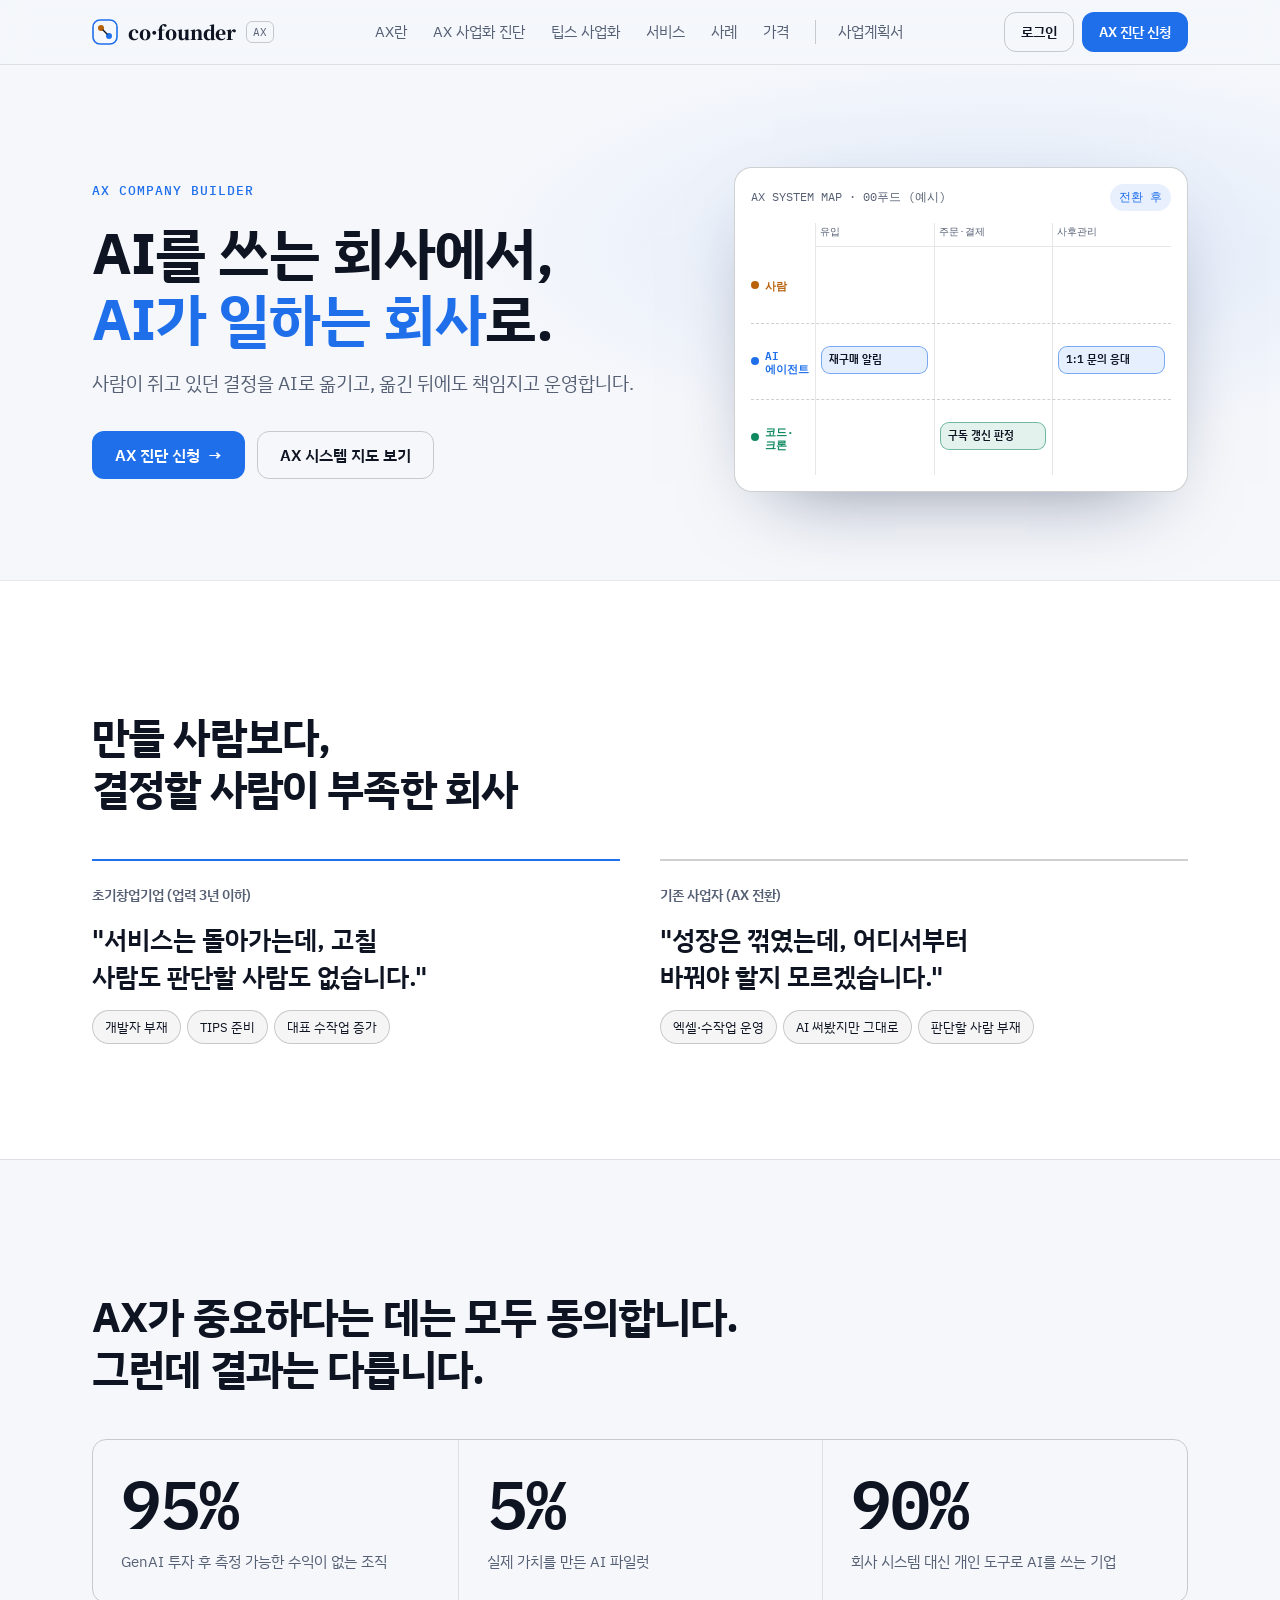
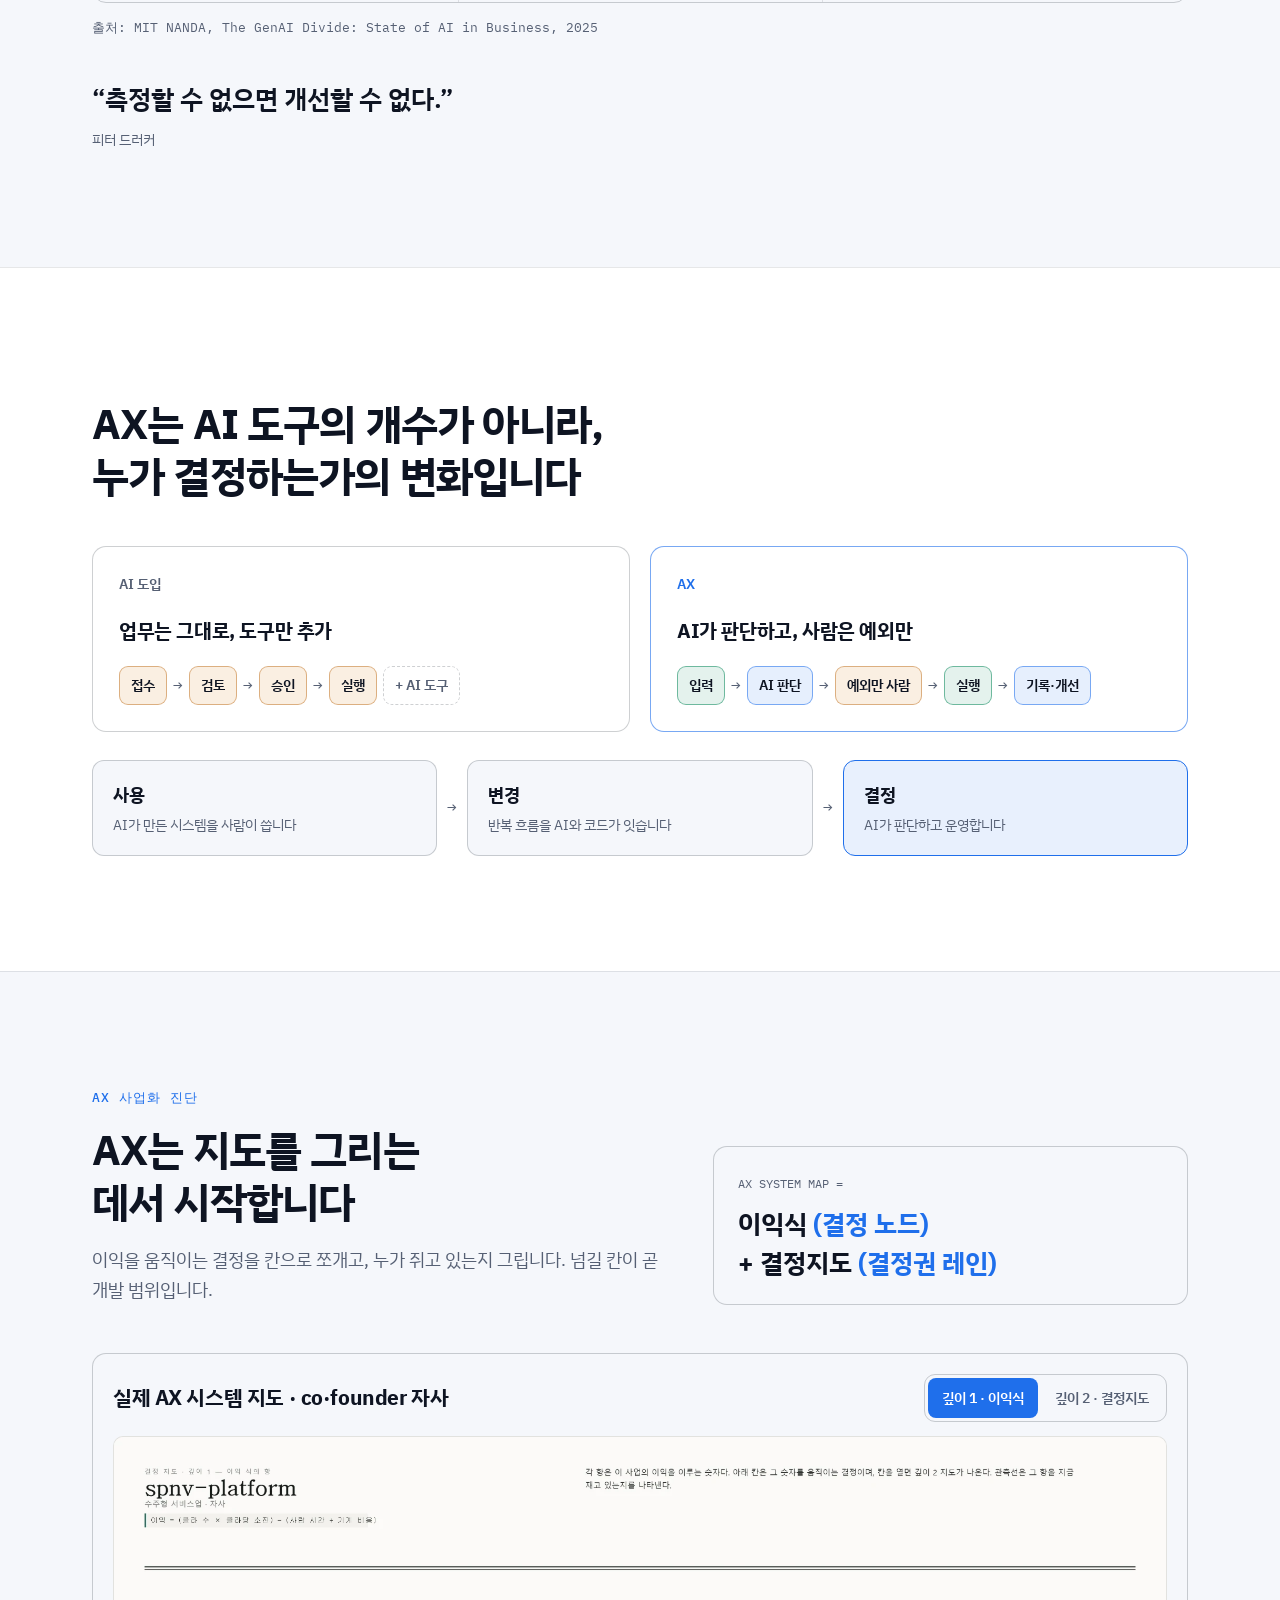
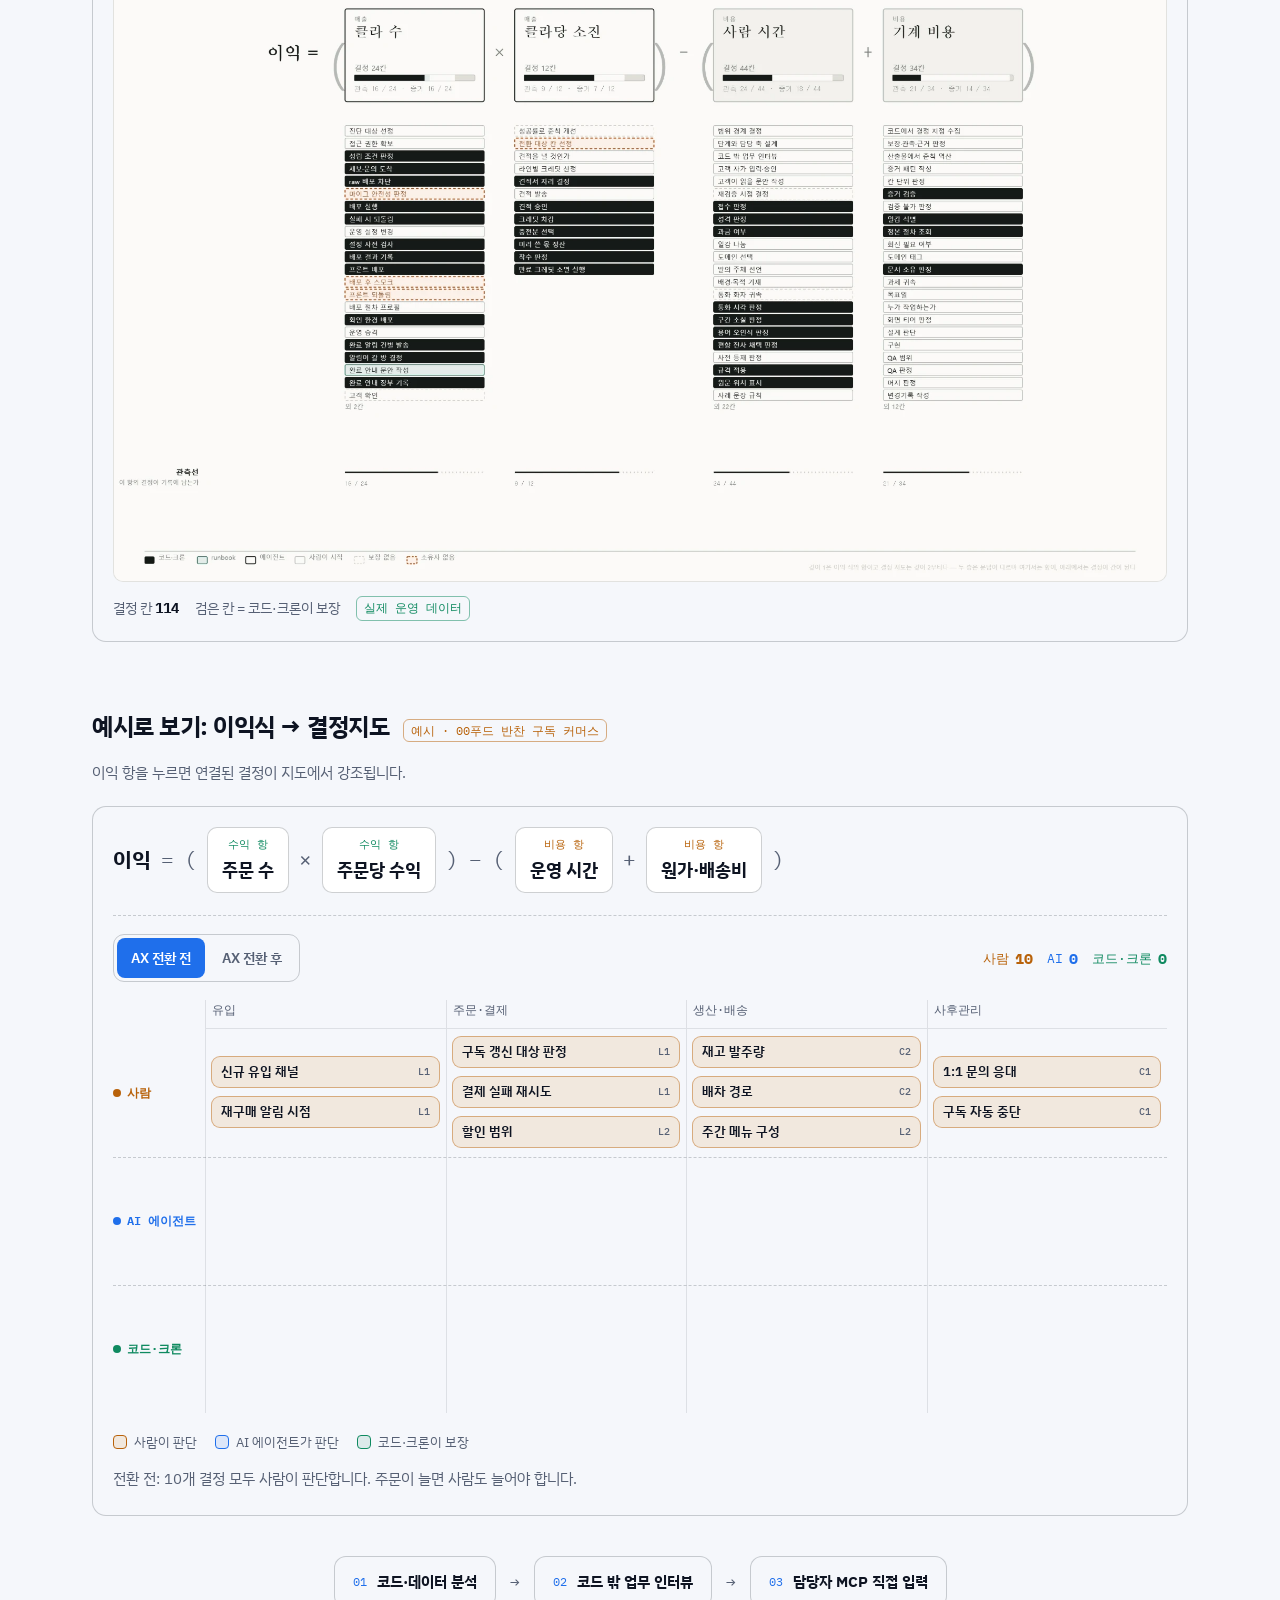
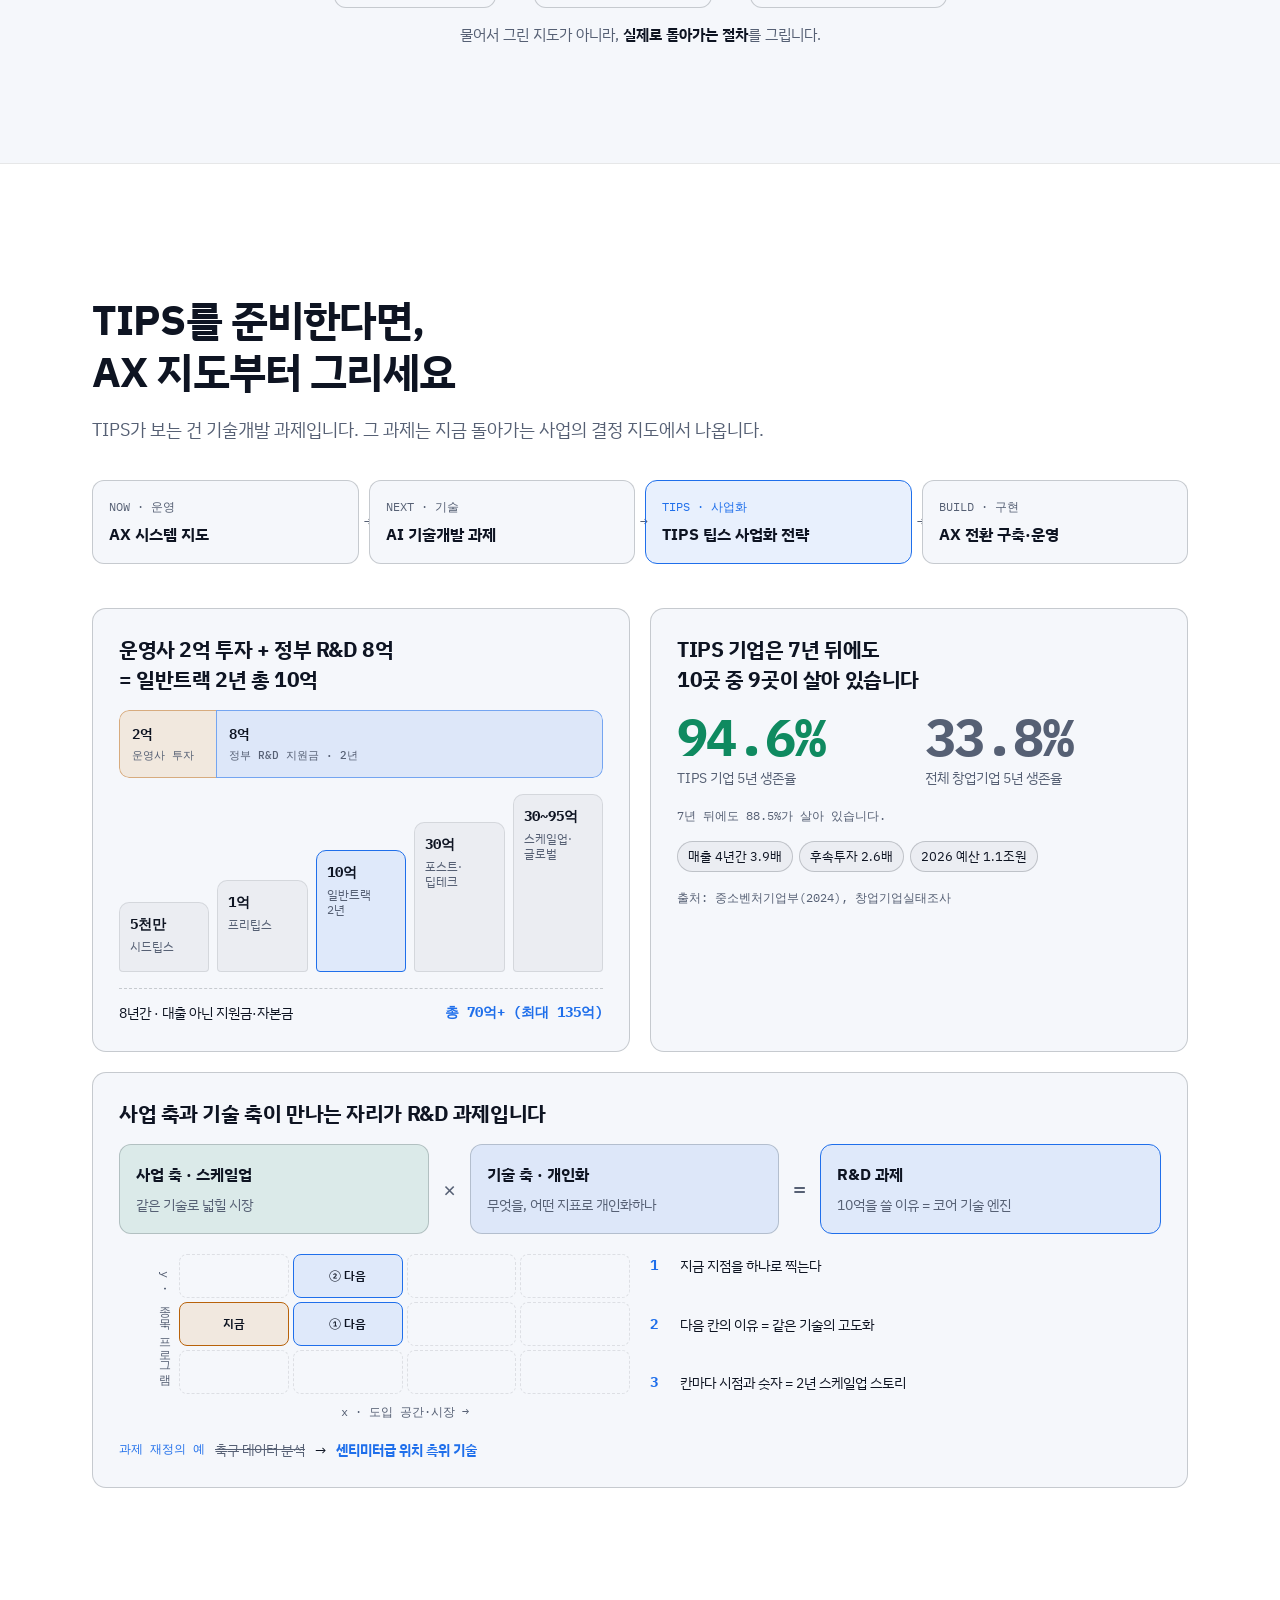
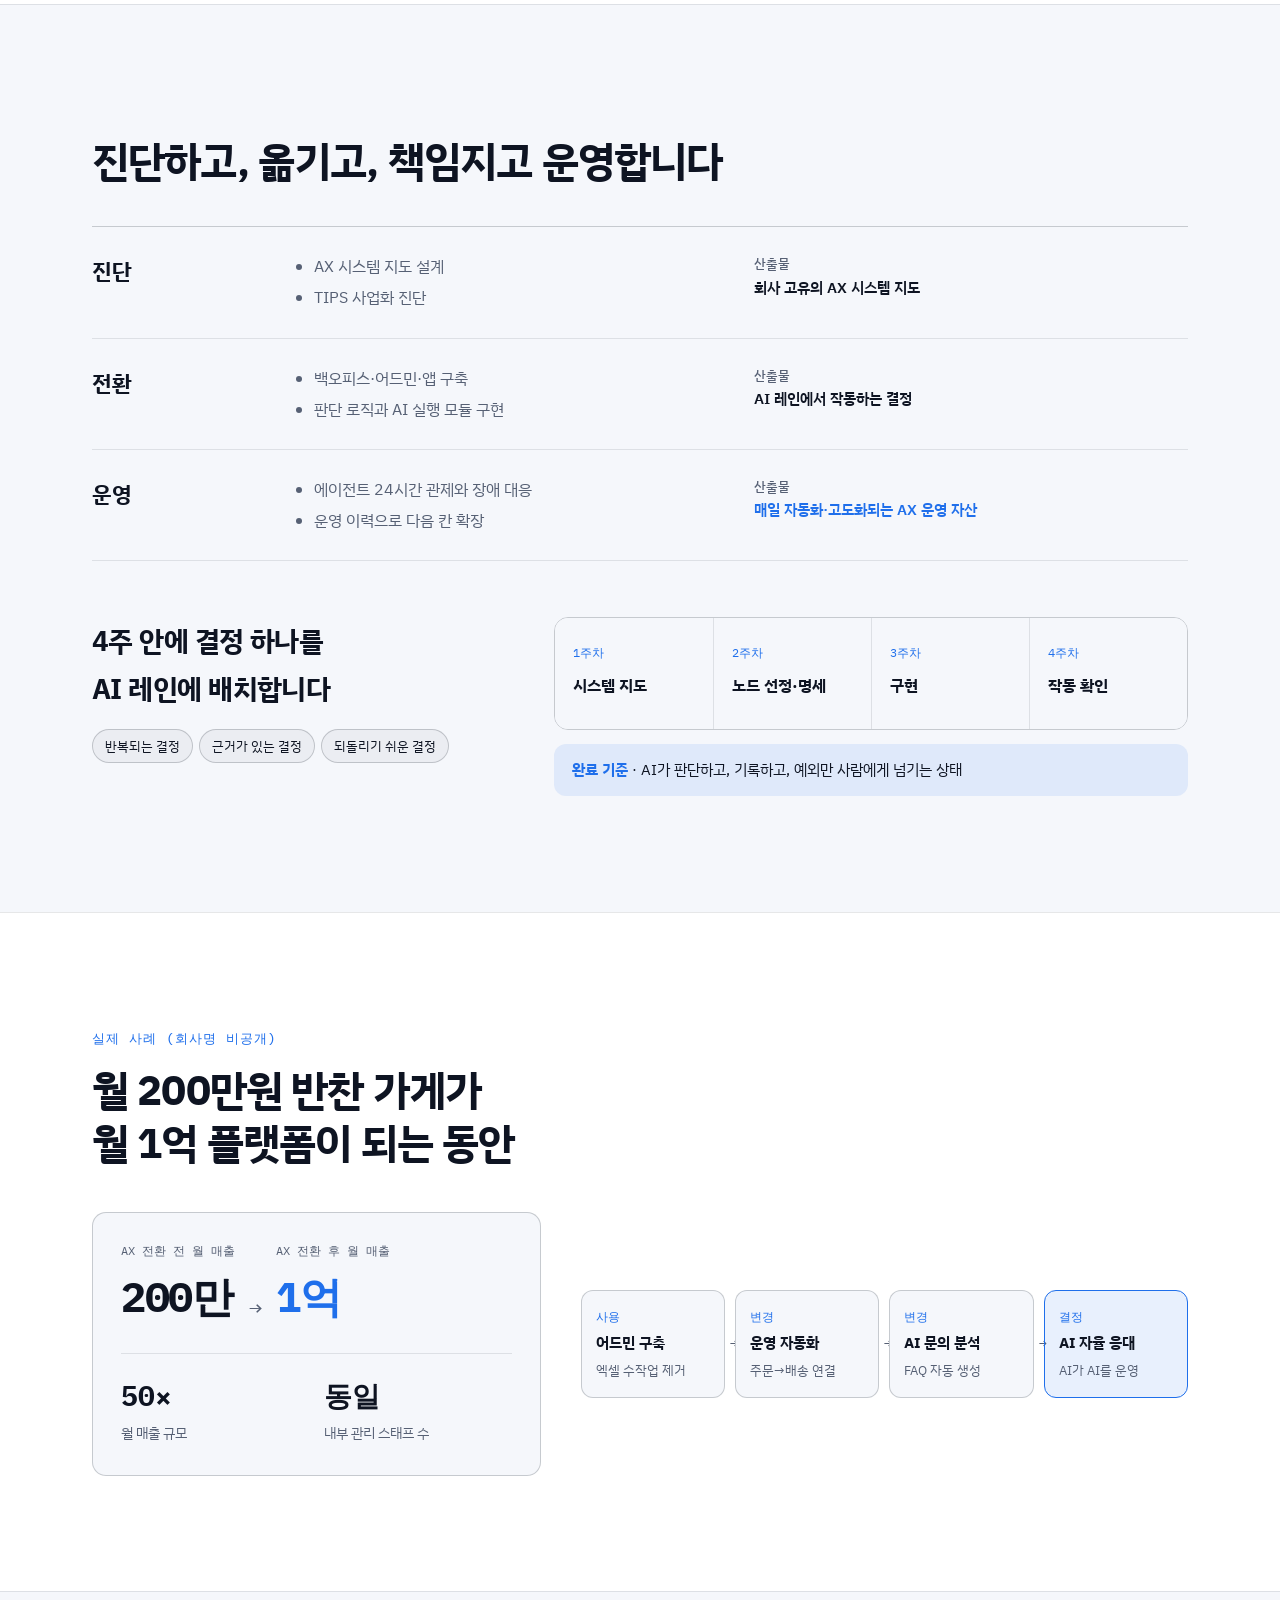
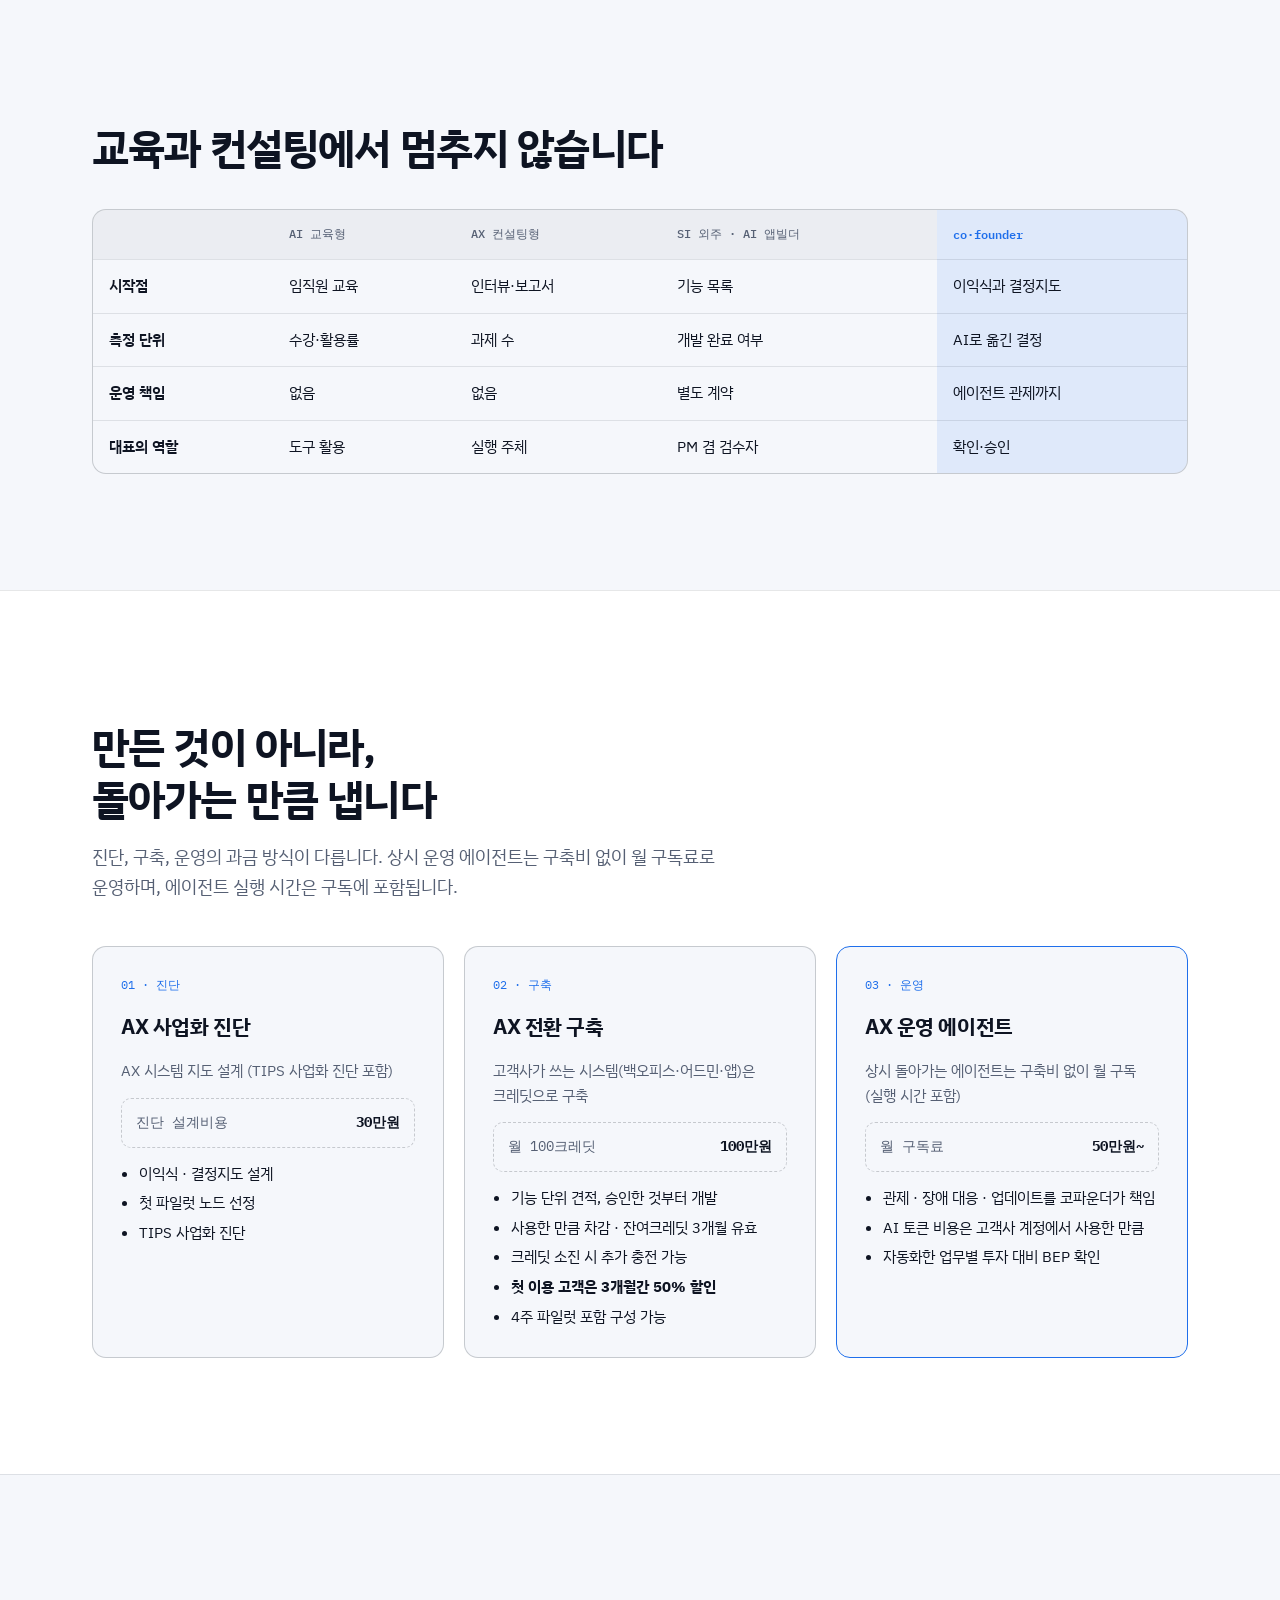
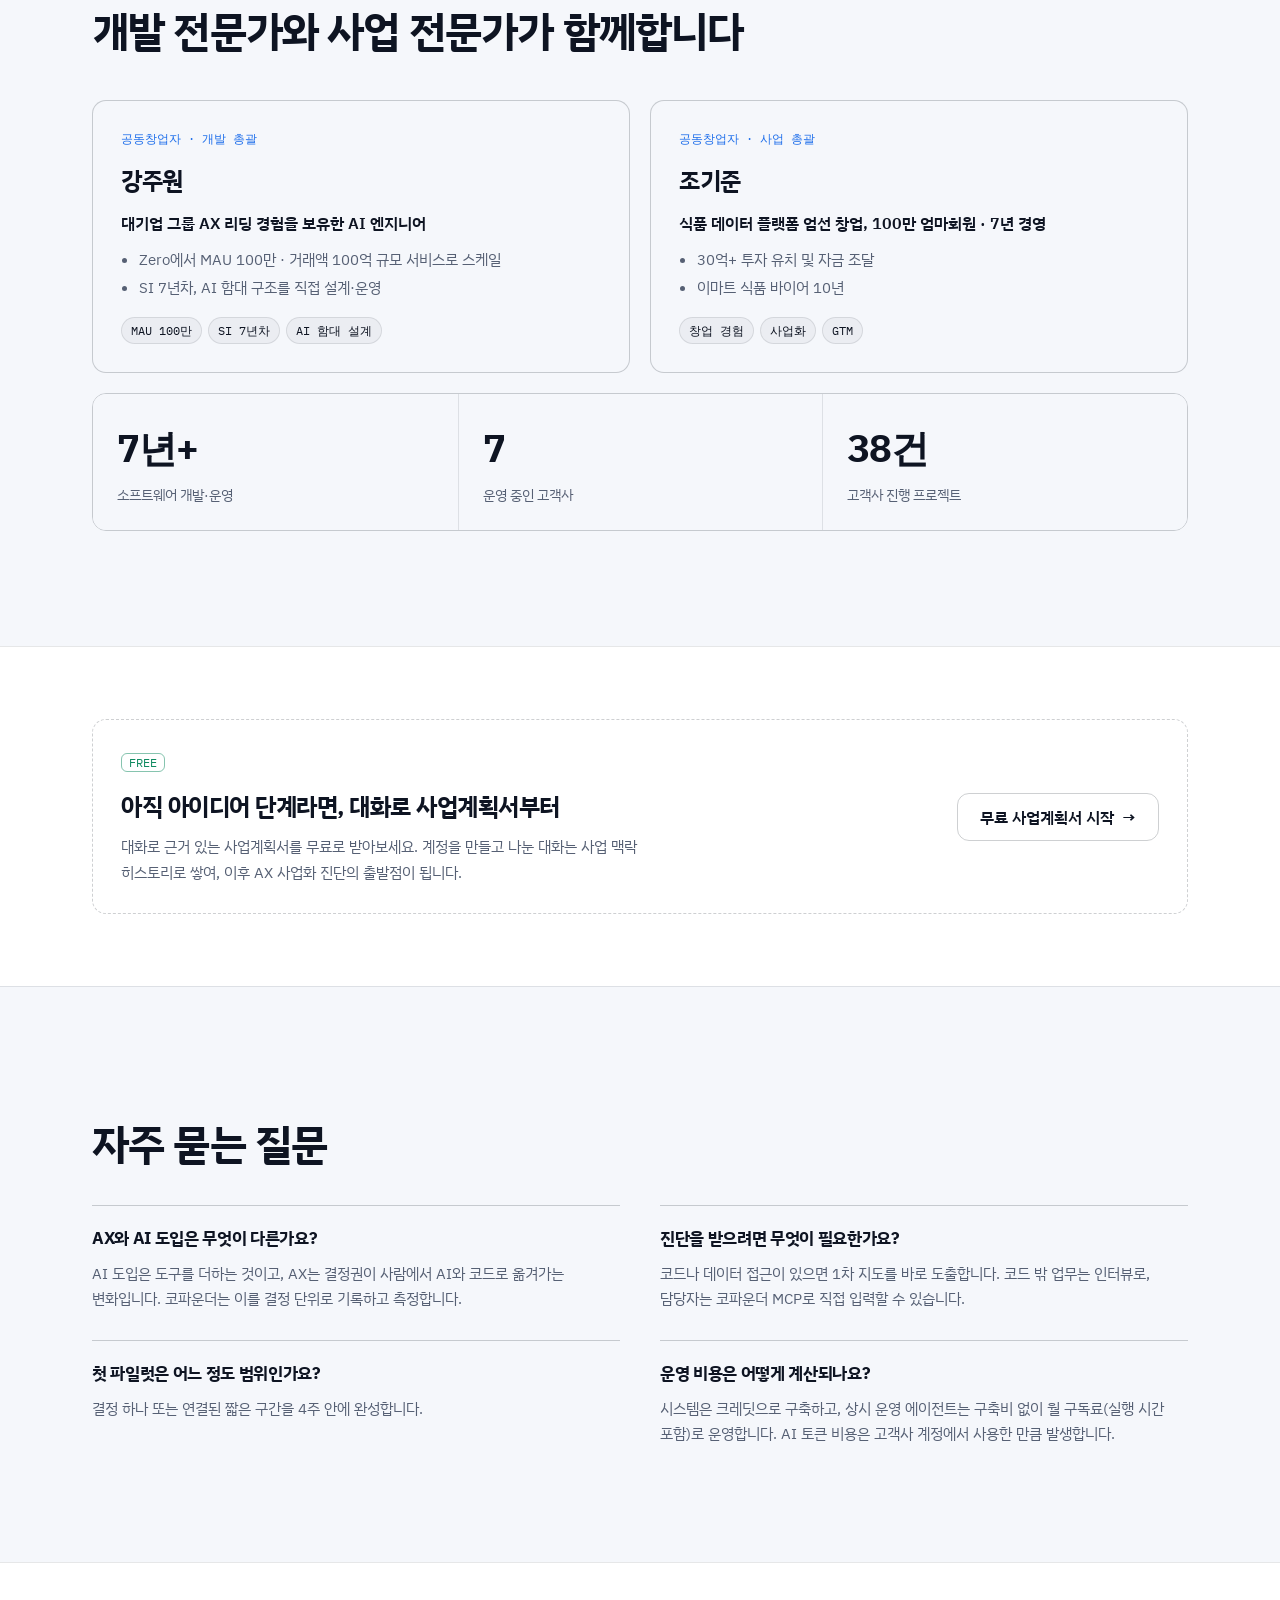
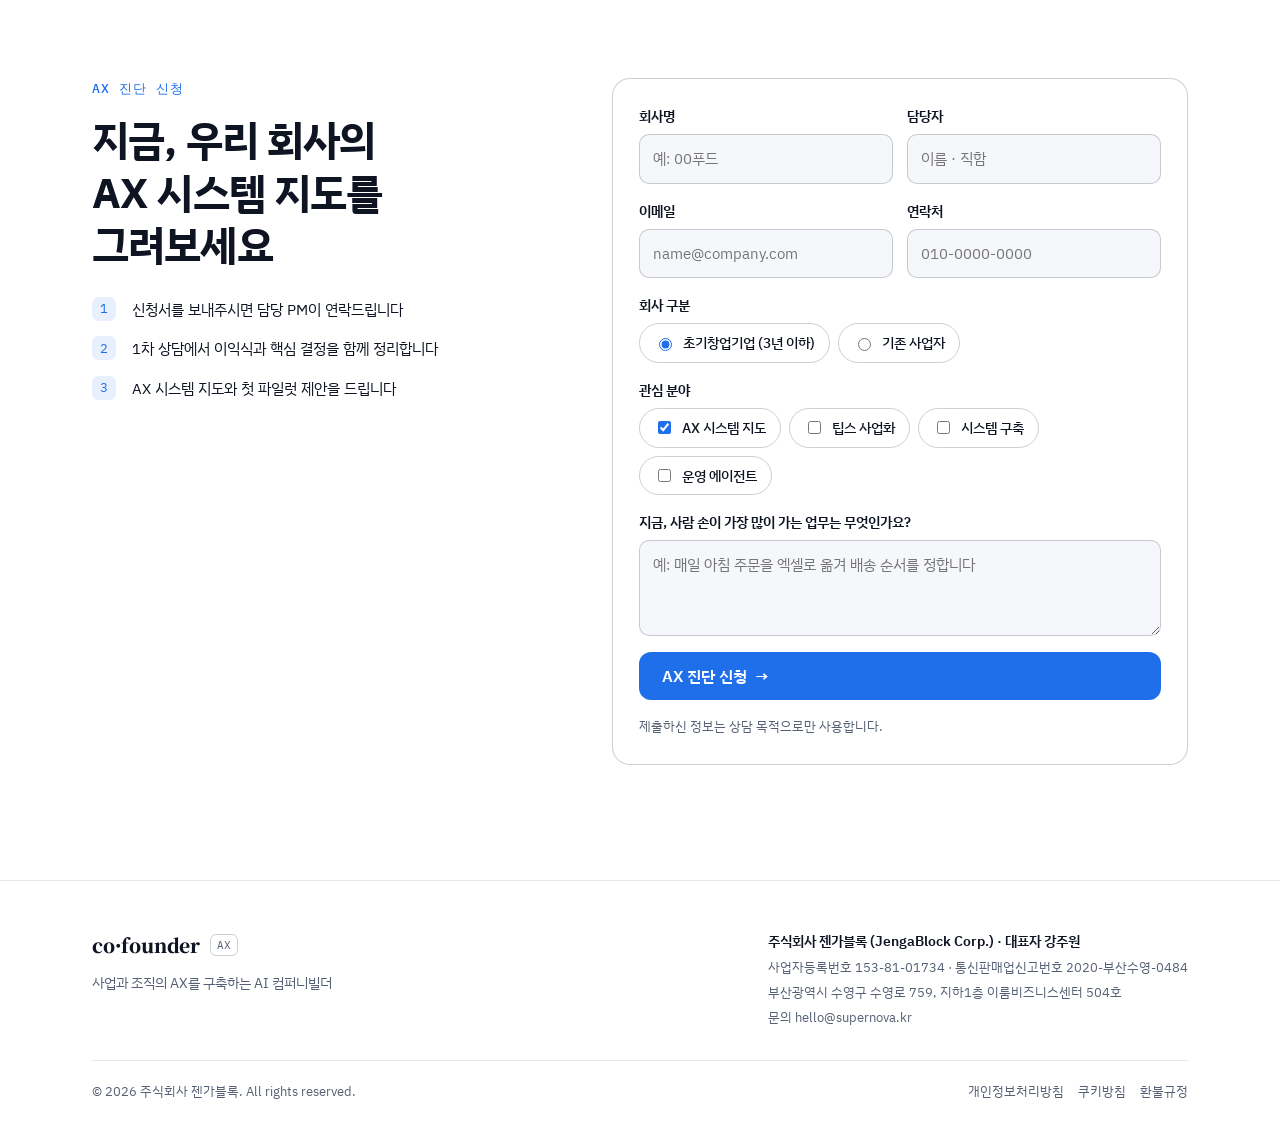
<file: index_tasteskill.html>
<!doctype html>
<html lang="ko">
<head>
<meta charset="utf-8">
<meta name="viewport" content="width=device-width, initial-scale=1, viewport-fit=cover">
<title>co·founder AX 컴퍼니빌더 (Taste Skill)</title>
<meta name="description" content="사람이 쥐고 있던 결정을 찾아 AI와 코드로 옮기고, 옮긴 뒤에도 책임지고 운영하는 AX 컴퍼니빌더, 코파운더.">
<meta property="og:title" content="co·founder AX 컴퍼니빌더">
<meta property="og:description" content="사람이 쥐고 있던 결정을 AI로 옮기고, 옮긴 뒤에도 책임지고 운영합니다.">
<meta property="og:type" content="website">
<link rel="preconnect" href="https://fonts.googleapis.com">
<link rel="preconnect" href="https://fonts.gstatic.com" crossorigin>
<link rel="stylesheet" href="https://fonts.googleapis.com/css2?family=IBM+Plex+Mono:wght@400;500;600&family=IBM+Plex+Sans+KR:wght@400;500;600;700&family=Noto+Serif+KR:wght@700;900&display=swap">
<style>
/* Layout concept: 페이지 자체가 하나의 시스템 지도 — 가로 레인(사람 · AI 에이전트 · 코드·크론)과
   세로 업무 단계 격자를 배경 문법으로 쓰고, 결정 노드가 레인을 옮겨가는 장면을 중심에 둔다. */
:root {
  --bg: #0a0d14;
  --panel: #10151f;
  --panel-2: #151b28;
  --line: rgba(233, 237, 245, 0.10);
  --line-strong: rgba(233, 237, 245, 0.20);
  --fg: #e9edf5;
  --muted: #98a2b6;
  --brand: #4f8cff;
  --brand-strong: #79a8ff;
  --brand-soft: rgba(79, 140, 255, 0.14);
  --on-brand: #ffffff;
  --human: #f2a54a;
  --human-soft: rgba(242, 165, 74, 0.14);
  --agent: #4f8cff;
  --agent-soft: rgba(79, 140, 255, 0.16);
  --machine: #33c595;
  --machine-soft: rgba(51, 197, 149, 0.15);
  --ghost: rgba(233, 237, 245, 0.05);

  --f-display: "IBM Plex Sans KR", "Apple SD Gothic Neo", "Malgun Gothic", system-ui, sans-serif;
  --f-body: "IBM Plex Sans KR", "Apple SD Gothic Neo", "Malgun Gothic", system-ui, sans-serif;
  --f-mono: "IBM Plex Mono", ui-monospace, "SFMono-Regular", Menlo, monospace;
  --f-mark: "Noto Serif KR", "Nanum Myeongjo", Georgia, serif;

  --wrap: 1160px;
  --gutter: clamp(16px, 4vw, 32px);
  --radius: 14px;
  color-scheme: dark;
}
@media (prefers-color-scheme: light) {
  :root:not([data-theme="dark"]) {
    --bg: #f5f7fb; --panel: #ffffff; --panel-2: #eef2f8;
    --line: rgba(14, 20, 34, 0.10); --line-strong: rgba(14, 20, 34, 0.20);
    --fg: #0e1422; --muted: #566074;
    --brand: #1f6feb; --brand-strong: #1856d6; --brand-soft: rgba(31, 111, 235, 0.10); --on-brand: #ffffff;
    --human: #b8620a; --human-soft: rgba(214, 125, 20, 0.12);
    --agent: #1f6feb; --agent-soft: rgba(31, 111, 235, 0.11);
    --machine: #0f8a60; --machine-soft: rgba(15, 138, 96, 0.11);
    --ghost: rgba(14, 20, 34, 0.04);
    color-scheme: light;
  }
}
:root[data-theme="light"] {
  --bg: #f5f7fb; --panel: #ffffff; --panel-2: #eef2f8;
  --line: rgba(14, 20, 34, 0.10); --line-strong: rgba(14, 20, 34, 0.20);
  --fg: #0e1422; --muted: #566074;
  --brand: #1f6feb; --brand-strong: #1856d6; --brand-soft: rgba(31, 111, 235, 0.10); --on-brand: #ffffff;
  --human: #b8620a; --human-soft: rgba(214, 125, 20, 0.12);
  --agent: #1f6feb; --agent-soft: rgba(31, 111, 235, 0.11);
  --machine: #0f8a60; --machine-soft: rgba(15, 138, 96, 0.11);
  --ghost: rgba(14, 20, 34, 0.04);
  color-scheme: light;
}

* { box-sizing: border-box; }
[hidden] { display: none !important; }
html { scroll-behavior: smooth; }
body {
  margin: 0;
  background: var(--bg);
  color: var(--fg);
  font-family: var(--f-body);
  font-size: 16px;
  line-height: 1.7;
  word-break: keep-all;
  overflow-wrap: break-word;
  -webkit-font-smoothing: antialiased;
}
img { max-width: 100%; }
a { color: inherit; }
:focus-visible { outline: 2px solid var(--brand); outline-offset: 3px; border-radius: 6px; }
h1, h2, h3 { font-family: var(--f-display); text-wrap: balance; margin: 0; letter-spacing: -0.02em; }
p { margin: 0; }
.wrap { max-width: var(--wrap); margin: 0 auto; padding-inline: var(--gutter); }
.mono { font-family: var(--f-mono); }
.num { font-variant-numeric: tabular-nums; }

/* ---------- 공통 타이포 ---------- */
.eyebrow {
  font-family: var(--f-mono); font-size: 12.5px; font-weight: 500;
  letter-spacing: 0.08em; text-transform: uppercase; color: var(--brand);
}
.h2 { font-size: clamp(28px, 3.6vw, 42px); line-height: 1.25; font-weight: 700; margin-top: 14px; }
.lead { color: var(--muted); font-size: clamp(16px, 1.5vw, 18px); max-width: 62ch; margin-top: 16px; }
.section { padding-block: clamp(72px, 9vw, 120px); border-top: 1px solid var(--line); }
.section.alt { background: var(--panel); }
.sec-head { display: grid; gap: 0; max-width: 780px; }

/* ---------- 버튼 ---------- */
.btn {
  display: inline-flex; align-items: center; gap: 8px; min-height: 48px; padding: 0 22px;
  border-radius: 12px; font-weight: 600; font-size: 15.5px; text-decoration: none;
  border: 1px solid transparent; cursor: pointer; font-family: var(--f-body);
  transition: background .2s, border-color .2s, transform .2s;
}
.btn-primary { background: var(--brand); color: var(--on-brand); }
.btn-primary:hover { background: var(--brand-strong); }
.btn-ghost { border-color: var(--line-strong); color: var(--fg); background: transparent; }
.btn-ghost:hover { border-color: var(--brand); background: var(--brand-soft); }
.btn .arr { transition: transform .2s; }
.btn:hover .arr { transform: translateX(3px); }

/* ---------- NAV ---------- */
.nav {
  position: sticky; top: env(safe-area-inset-top, 0px); z-index: 50;
  background: color-mix(in srgb, var(--bg) 82%, transparent);
  backdrop-filter: blur(12px); -webkit-backdrop-filter: blur(12px);
  border-bottom: 1px solid var(--line);
}
.nav-in { display: flex; align-items: center; justify-content: space-between; gap: 16px; min-height: 64px; }
.brand { display: inline-flex; align-items: center; gap: 10px; text-decoration: none; }
.brand-mark { width: 26px; height: 26px; flex: none; }
.brand-word { font-family: var(--f-mark); font-weight: 900; font-size: 19px; letter-spacing: -0.01em; }
.brand-tag { font-family: var(--f-mono); font-size: 11px; color: var(--muted); border: 1px solid var(--line-strong); border-radius: 6px; padding: 1px 6px; }
.nav-links { display: flex; gap: 26px; font-size: 14.5px; color: var(--muted); }
.nav-links a { text-decoration: none; }
.nav-links a:hover { color: var(--fg); }
.nav-links .sub { color: var(--muted); border-left: 1px solid var(--line-strong); padding-left: 22px; }
.nav-cta { display: flex; align-items: center; gap: 8px; }
.nav-cta .btn { min-height: 40px; padding: 0 16px; font-size: 14px; }
.menu-btn { display: none; background: none; border: 1px solid var(--line-strong); color: var(--fg); border-radius: 10px; width: 40px; height: 40px; cursor: pointer; }
.mobile-menu { border-top: 1px solid var(--line); padding-block: 12px 18px; display: grid; gap: 4px; }
.mobile-menu a { padding: 10px 2px; text-decoration: none; font-weight: 500; border-bottom: 1px solid var(--line); }
@media (max-width: 920px) {
  .nav-links { display: none; }
  .menu-btn { display: inline-grid; place-items: center; }
  .nav-cta .btn-ghost { display: none; }
}

/* ---------- HERO ---------- */
.hero { position: relative; overflow: hidden; padding-block: clamp(56px, 8vw, 104px) clamp(56px, 7vw, 88px); }
.hero-grid-bg {
  position: absolute; inset: 0; pointer-events: none; opacity: .9;
  background-image:
    linear-gradient(to right, var(--line) 1px, transparent 1px),
    linear-gradient(to bottom, var(--line) 1px, transparent 1px);
  background-size: 96px 96px;
  mask-image: radial-gradient(ellipse 70% 60% at 70% 30%, #000 20%, transparent 75%);
  -webkit-mask-image: radial-gradient(ellipse 70% 60% at 70% 30%, #000 20%, transparent 75%);
}
.hero-in { position: relative; display: grid; grid-template-columns: 1.12fr 0.88fr; gap: clamp(32px, 5vw, 64px); align-items: center; }
.hero-in > * { min-width: 0; }
.hero h1 { font-size: clamp(34px, 5vw, 58px); line-height: 1.14; font-weight: 700; margin-top: 18px; }
.hero h1 em { font-style: normal; color: var(--brand); }
.hero .lead { font-size: clamp(16.5px, 1.6vw, 19px); }
.hero-ctas { display: flex; flex-wrap: wrap; gap: 12px; margin-top: 32px; }
.hero-note { margin-top: 18px; font-size: 13.5px; color: var(--muted); }
.hero-note a { color: var(--brand); text-underline-offset: 3px; }
@media (max-width: 960px) { .hero-in { grid-template-columns: 1fr; } }

/* 히어로 미니 지도 */
.minimap {
  background: var(--panel); border: 1px solid var(--line-strong); border-radius: 18px; padding: 16px;
  box-shadow: 0 30px 80px -40px rgba(0,0,0,.55);
}
.minimap-top { display: flex; justify-content: space-between; align-items: center; gap: 10px; flex-wrap: wrap; margin-bottom: 12px; }
.minimap-title { font-family: var(--f-mono); font-size: 12px; color: var(--muted); }
.minimap-state { font-family: var(--f-mono); font-size: 12px; padding: 3px 9px; border-radius: 999px; background: var(--brand-soft); color: var(--brand); }

/* ---------- 레인 지도 (공용) ---------- */
.lanes { position: relative; --label: 92px; --lane-h: 128px; }
.lanes.mini { --label: 64px; --lane-h: 76px; }
.lane {
  height: var(--lane-h); display: flex; align-items: center;
  border-top: 1px dashed var(--line-strong);
}
.lane:first-of-type { border-top: 0; }
.lane-label {
  width: var(--label); flex: none; font-family: var(--f-mono); font-size: 12px; font-weight: 600;
  display: flex; align-items: center; gap: 6px; padding-right: 8px; line-height: 1.3;
}
.lanes.mini .lane-label { font-size: 10.5px; }
.lane-dot { width: 8px; height: 8px; border-radius: 50%; flex: none; }
.lane[data-lane="0"] .lane-label { color: var(--human); } .lane[data-lane="0"] .lane-dot { background: var(--human); }
.lane[data-lane="1"] .lane-label { color: var(--agent); } .lane[data-lane="1"] .lane-dot { background: var(--agent); }
.lane[data-lane="2"] .lane-label { color: var(--machine); } .lane[data-lane="2"] .lane-dot { background: var(--machine); }
.phase-row { display: grid; margin-left: var(--label); grid-template-columns: repeat(var(--cols), 1fr); border-bottom: 1px solid var(--line); }
.phase-row span { font-family: var(--f-mono); font-size: 11.5px; color: var(--muted); padding: 0 6px 8px; border-left: 1px solid var(--line); }
.lanes.mini .phase-row span { font-size: 10px; padding: 0 4px 6px; }
.phase-cols { position: absolute; left: var(--label); right: 0; bottom: 0; display: grid; grid-template-columns: repeat(var(--cols), 1fr); pointer-events: none; }
.phase-cols i { border-left: 1px solid var(--line); }
.node {
  position: absolute; display: flex; align-items: center; gap: 6px;
  min-height: 32px; padding: 5px 9px; border-radius: 9px;
  font-size: 12.5px; font-weight: 600; line-height: 1.25;
  border: 1px solid var(--line-strong); background: var(--panel-2); color: var(--fg);
  transition: top .9s cubic-bezier(.6,.05,.25,1), background .5s, border-color .5s, box-shadow .3s, opacity .3s;
}
.lanes.mini .node { font-size: 11px; min-height: 28px; padding: 4px 7px; }
.node[data-lane="0"] { background: var(--human-soft); border-color: color-mix(in srgb, var(--human) 45%, transparent); }
.node[data-lane="1"] { background: var(--agent-soft); border-color: color-mix(in srgb, var(--agent) 55%, transparent); }
.node[data-lane="2"] { background: var(--machine-soft); border-color: color-mix(in srgb, var(--machine) 55%, transparent); }
.node .ntag { font-family: var(--f-mono); font-size: 10px; font-weight: 500; color: var(--muted); margin-left: auto; white-space: nowrap; }
.node.moved::after {
  content: ""; position: absolute; inset: -4px; border-radius: 12px; border: 1px solid var(--brand);
  opacity: 0; animation: ping 1.6s ease-out 1 .9s;
}
.lanes.dim .node { opacity: .28; }
.lanes.dim .node.hl { opacity: 1; box-shadow: 0 0 0 2px var(--brand); }
@keyframes ping { 0% { opacity: .9; transform: scale(1); } 100% { opacity: 0; transform: scale(1.12); } }
@media (prefers-reduced-motion: reduce) {
  .node, .btn .arr { transition: none; }
  .node.moved::after { animation: none; }
  html { scroll-behavior: auto; }
}
.map-scroll { overflow-x: auto; -webkit-overflow-scrolling: touch; }
.map-scroll > .lanes { min-width: 860px; }
#main-map .node span:first-child { white-space: nowrap; overflow: hidden; text-overflow: ellipsis; }

/* ---------- 대상 ---------- */
.who { display: grid; grid-template-columns: 1fr 1fr; gap: 20px; margin-top: 44px; }
.who > * { min-width: 0; }
.who-card { border: 1px solid var(--line-strong); border-radius: var(--radius); padding: 28px; background: var(--bg); display: grid; gap: 14px; align-content: start; }
.who-card .tag { font-family: var(--f-mono); font-size: 12px; color: var(--brand); }
.who-card h3 { font-size: 22px; }
.who-card .quote { font-size: 17px; font-weight: 600; border-left: 2px solid var(--human); padding-left: 14px; }
.who-card ul { margin: 0; padding-left: 18px; color: var(--muted); display: grid; gap: 6px; }
.who-card .stat { font-family: var(--f-mono); font-size: 12.5px; color: var(--muted); border-top: 1px solid var(--line); padding-top: 12px; }
@media (max-width: 760px) { .who { grid-template-columns: 1fr; } }

/* ---------- 현실 ---------- */
.reality { display: grid; grid-template-columns: repeat(3, 1fr); gap: 0; margin-top: 44px; border: 1px solid var(--line-strong); border-radius: var(--radius); overflow: hidden; }
.reality > div { padding: 28px; border-left: 1px solid var(--line); min-width: 0; }
.reality > div:first-child { border-left: 0; }
.big { font-family: var(--f-mono); font-size: clamp(44px, 6vw, 68px); font-weight: 600; line-height: 1; letter-spacing: -0.03em; }
.reality p { color: var(--muted); margin-top: 12px; font-size: 15px; }
.src { margin-top: 14px; font-size: 12.5px; color: var(--muted); font-family: var(--f-mono); }
.drucker { margin-top: 40px; display: grid; gap: 10px; max-width: 760px; }
.drucker q { font-size: clamp(20px, 2.4vw, 26px); font-weight: 600; line-height: 1.5; quotes: "“" "”"; }
.drucker span { color: var(--muted); font-size: 14px; }
@media (max-width: 760px) { .reality { grid-template-columns: 1fr; } .reality > div { border-left: 0; border-top: 1px solid var(--line); } .reality > div:first-child { border-top: 0; } }

/* ---------- AX 정의 ---------- */
.define { display: grid; grid-template-columns: 1fr 1fr; gap: 20px; margin-top: 44px; }
.define > * { min-width: 0; }
.flowcard { border: 1px solid var(--line-strong); border-radius: var(--radius); padding: 26px; background: var(--panel); display: grid; gap: 18px; align-content: start; }
.flowcard.ax { border-color: color-mix(in srgb, var(--brand) 60%, transparent); }
.flowcard h3 { font-size: 20px; }
.flowcard .sub { color: var(--muted); font-size: 14.5px; }
.chain { display: flex; flex-wrap: wrap; align-items: center; gap: 6px; }
.chain span { font-size: 13.5px; font-weight: 600; padding: 7px 11px; border-radius: 9px; border: 1px solid var(--line-strong); }
.chain b { color: var(--muted); font-weight: 400; font-family: var(--f-mono); }
.chain .h { background: var(--human-soft); border-color: color-mix(in srgb, var(--human) 45%, transparent); }
.chain .a { background: var(--agent-soft); border-color: color-mix(in srgb, var(--agent) 55%, transparent); }
.chain .m { background: var(--machine-soft); border-color: color-mix(in srgb, var(--machine) 55%, transparent); }
.chain .tool { border-style: dashed; color: var(--muted); }
.levels { margin-top: 28px; display: grid; grid-template-columns: repeat(3, 1fr); border: 1px solid var(--line-strong); border-radius: var(--radius); overflow: hidden; }
.levels > div { padding: 22px 24px; border-left: 1px solid var(--line); min-width: 0; display: grid; gap: 6px; }
.levels > div:first-child { border-left: 0; }
.levels .lv { font-family: var(--f-mono); font-size: 12px; color: var(--brand); }
.levels h4 { margin: 0; font-size: 18px; }
.levels p { color: var(--muted); font-size: 14.5px; }
.bar { height: 4px; border-radius: 4px; background: var(--line); overflow: hidden; margin-top: 8px; }
.bar i { display: block; height: 100%; background: var(--brand); }
@media (max-width: 760px) {
  .define { grid-template-columns: 1fr; }
  .levels { grid-template-columns: 1fr; }
  .levels > div { border-left: 0; border-top: 1px solid var(--line); }
  .levels > div:first-child { border-top: 0; }
}

/* ---------- 진단: 이익식 ---------- */
.diag-intro { display: grid; grid-template-columns: 1.1fr 0.9fr; gap: 40px; align-items: end; }
.diag-intro > * { min-width: 0; }
.formula-card { border: 1px solid var(--line-strong); border-radius: var(--radius); padding: 22px 24px; background: var(--bg); }
.formula-card .f-lbl { font-family: var(--f-mono); font-size: 12px; color: var(--muted); }
.formula-card .f { font-size: clamp(20px, 2.4vw, 26px); font-weight: 700; margin-top: 8px; line-height: 1.5; }
.formula-card .f span { color: var(--brand); }
@media (max-width: 860px) { .diag-intro { grid-template-columns: 1fr; } }

.step-head { display: flex; align-items: baseline; gap: 14px; margin-top: 64px; margin-bottom: 20px; flex-wrap: wrap; }
.step-no { font-family: var(--f-mono); font-size: 13px; color: var(--on-brand); background: var(--brand); border-radius: 7px; padding: 2px 9px; }
.step-head h3 { font-size: clamp(20px, 2.2vw, 24px); }
.step-head p { color: var(--muted); font-size: 15px; flex-basis: 100%; }
.example-tag { font-family: var(--f-mono); font-size: 11.5px; color: var(--human); border: 1px solid color-mix(in srgb, var(--human) 50%, transparent); border-radius: 6px; padding: 1px 7px; }

.equation { border: 1px solid var(--line-strong); border-radius: var(--radius); background: var(--bg); padding: 26px; }
.eq-line { display: flex; flex-wrap: wrap; align-items: center; gap: 10px; font-size: clamp(17px, 2vw, 21px); font-weight: 700; }
.eq-line .op { color: var(--muted); font-family: var(--f-mono); font-weight: 400; }
.lever {
  font: inherit; font-size: clamp(15px, 1.8vw, 18px); font-weight: 700; cursor: pointer;
  padding: 8px 14px; border-radius: 10px; border: 1px solid var(--line-strong); background: var(--panel); color: var(--fg);
  transition: border-color .2s, background .2s;
}
.lever small { display: block; font-family: var(--f-mono); font-size: 10.5px; font-weight: 500; color: var(--muted); }
.lever.rev small { color: var(--machine); }
.lever.cost small { color: var(--human); }
.lever:hover { border-color: var(--brand); }
.lever[aria-pressed="true"] { border-color: var(--brand); background: var(--brand-soft); }
.lever-nodes { display: grid; grid-template-columns: repeat(4, 1fr); gap: 12px; margin-top: 22px; padding-top: 22px; border-top: 1px dashed var(--line-strong); }
.lever-nodes > div { min-width: 0; }
.lever-nodes h5 { margin: 0 0 8px; font-family: var(--f-mono); font-size: 12px; font-weight: 600; color: var(--muted); }
.lever-nodes ul { list-style: none; margin: 0; padding: 0; display: grid; gap: 6px; }
.lever-nodes li { font-size: 14px; padding: 6px 10px; border-radius: 8px; background: var(--ghost); border: 1px solid var(--line); }
.eq-hint { margin-top: 16px; font-size: 13.5px; color: var(--muted); }
@media (max-width: 760px) { .lever-nodes { grid-template-columns: 1fr 1fr; } }

/* 결정지도 */
.mapbox { border: 1px solid var(--line-strong); border-radius: var(--radius); background: var(--bg); padding: 20px 20px 24px; }
.map-toolbar { display: flex; flex-wrap: wrap; align-items: center; justify-content: space-between; gap: 14px; margin-bottom: 18px; }
.seg { display: inline-flex; border: 1px solid var(--line-strong); border-radius: 11px; padding: 3px; gap: 3px; }
.seg button { font: inherit; font-size: 14px; font-weight: 600; border: 0; background: transparent; color: var(--muted); padding: 8px 14px; border-radius: 8px; cursor: pointer; }
.seg button[aria-pressed="true"] { background: var(--brand); color: var(--on-brand); }
.map-counts { display: flex; flex-wrap: wrap; gap: 14px; font-family: var(--f-mono); font-size: 12.5px; }
.map-counts span { display: inline-flex; align-items: center; gap: 6px; }
.map-counts b { font-size: 15px; }
.legend { display: flex; flex-wrap: wrap; gap: 8px 18px; margin-top: 18px; font-size: 13px; color: var(--muted); }
.legend span { display: inline-flex; align-items: center; gap: 7px; }
.sw { width: 14px; height: 14px; border-radius: 4px; border: 1px solid var(--line-strong); }
.sw.h { background: var(--human-soft); border-color: var(--human); }
.sw.a { background: var(--agent-soft); border-color: var(--agent); }
.sw.m { background: var(--machine-soft); border-color: var(--machine); }
.map-caption { margin-top: 14px; font-size: 14.5px; color: var(--muted); max-width: 70ch; }

/* 노드 명세 + 증거 */
.spec-grid { display: grid; grid-template-columns: 1fr 1fr; gap: 20px; }
.spec-grid > * { min-width: 0; }
.spec { border: 1px solid var(--line-strong); border-radius: var(--radius); background: var(--bg); overflow: hidden; }
.spec-top { padding: 18px 22px; border-bottom: 1px solid var(--line); display: flex; justify-content: space-between; gap: 10px; align-items: center; flex-wrap: wrap; }
.spec-top h4 { margin: 0; font-size: 18px; }
.spec-top code { font-family: var(--f-mono); font-size: 12px; color: var(--muted); }
.spec dl { margin: 0; display: grid; grid-template-columns: 120px 1fr; }
.spec dt, .spec dd { margin: 0; padding: 10px 22px; border-bottom: 1px solid var(--line); font-size: 14px; min-width: 0; }
.spec dt { font-family: var(--f-mono); font-size: 12px; color: var(--muted); padding-right: 0; }
.spec dd .pill { display: inline-block; font-family: var(--f-mono); font-size: 11.5px; padding: 1px 8px; border-radius: 999px; }
.pill.ok { background: var(--machine-soft); color: var(--machine); }
.pill.h { background: var(--human-soft); color: var(--human); }
.pill.m { background: var(--machine-soft); color: var(--machine); }
.spec dl > *:nth-last-child(-n+2) { border-bottom: 0; }
.evidence { display: grid; gap: 14px; align-content: start; }
.ev { border: 1px solid var(--line-strong); border-radius: var(--radius); padding: 20px 22px; background: var(--bg); display: grid; grid-template-columns: auto 1fr; gap: 4px 16px; }
.ev .k { grid-row: span 2; font-family: var(--f-mono); font-size: 13px; color: var(--brand); padding-top: 2px; }
.ev h4 { margin: 0; font-size: 16.5px; }
.ev p { color: var(--muted); font-size: 14.5px; }
.ev-note { border-radius: var(--radius); padding: 18px 22px; background: var(--brand-soft); font-size: 15px; }
.ev-note b { color: var(--brand); }
@media (max-width: 860px) { .spec-grid { grid-template-columns: 1fr; } .spec dl { grid-template-columns: 100px 1fr; } }

.equals { margin-top: 56px; display: flex; flex-wrap: wrap; align-items: center; justify-content: center; gap: 12px 16px; text-align: center; padding: 28px; border: 1px solid var(--line-strong); border-radius: var(--radius); background: var(--bg); }
.equals .part { font-size: clamp(16px, 2vw, 20px); font-weight: 700; }
.equals .part small { display: block; font-family: var(--f-mono); font-size: 11.5px; color: var(--muted); font-weight: 400; }
.equals .op { font-family: var(--f-mono); font-size: 22px; color: var(--muted); }
.equals .res { color: var(--brand); }

/* ---------- TIPS ---------- */
.tips { display: grid; grid-template-columns: 0.9fr 1.1fr; gap: 48px; align-items: start; }
.tips > * { min-width: 0; }
.tips-flow { display: grid; gap: 0; border: 1px solid var(--line-strong); border-radius: var(--radius); overflow: hidden; background: var(--bg); }
.tf { display: grid; grid-template-columns: 110px 1fr; gap: 16px; padding: 22px 24px; border-top: 1px solid var(--line); }
.tf:first-child { border-top: 0; }
.tf > * { min-width: 0; }
.tf .when { font-family: var(--f-mono); font-size: 12px; color: var(--muted); padding-top: 3px; }
.tf h4 { margin: 0; font-size: 17.5px; }
.tf p { color: var(--muted); font-size: 14.5px; margin-top: 4px; }
.tf.hl { background: var(--brand-soft); }
.tf.hl .when { color: var(--brand); }
.tips-points { margin-top: 26px; display: grid; gap: 10px; padding: 0; list-style: none; }
.tips-points li { display: flex; gap: 10px; font-size: 15px; }
.tips-points li::before { content: "→"; color: var(--brand); font-family: var(--f-mono); }
@media (max-width: 860px) { .tips { grid-template-columns: 1fr; } .tf { grid-template-columns: 1fr; gap: 4px; } }

/* 실제 시스템 지도 예시 */
.realmap { margin-top: 48px; border: 1px solid var(--line-strong); border-radius: var(--radius); background: var(--bg); padding: 20px; display: grid; gap: 14px; }
.realmap-top { display: flex; flex-wrap: wrap; justify-content: space-between; align-items: center; gap: 12px; }
.realmap-top h3 { font-size: clamp(18px, 2vw, 21px); }
.realmap-tag { font-family: var(--f-mono); font-size: 11.5px; color: var(--machine); border: 1px solid color-mix(in srgb, var(--machine) 50%, transparent); border-radius: 6px; padding: 1px 7px; }
.realmap-frame { overflow-x: auto; border-radius: 10px; background: #faf9f5; border: 1px solid var(--line); }
.realmap-frame img { display: block; width: 100%; height: auto; max-width: none; }
.realmap-frame.wide img { min-width: 1400px; }
.realmap-cap { font-size: 14px; color: var(--muted); display: flex; flex-wrap: wrap; gap: 6px 16px; }
.realmap-cap b { color: var(--fg); font-family: var(--f-mono); }
/* ---------- TIPS 사업화 전략 (강의 요약 블록) ---------- */
.ts-grid { display: grid; grid-template-columns: 1fr 1fr; gap: 20px; margin-top: 44px; }
.ts-grid > * { min-width: 0; }
.ts-card { border: 1px solid var(--line-strong); border-radius: var(--radius); padding: 26px; background: var(--bg); display: grid; gap: 16px; align-content: start; }
.ts-card.wide { grid-column: 1 / -1; }
.ts-k { font-family: var(--f-mono); font-size: 12px; color: var(--brand); }
.ts-card h3 { font-size: clamp(18px, 2vw, 21px); line-height: 1.4; }
.ts-card .ts-sub { color: var(--muted); font-size: 14.5px; }
.ts-src { font-family: var(--f-mono); font-size: 11.5px; color: var(--muted); }
/* 일반트랙 구조 바 */
.ts-fund { display: grid; grid-template-columns: 1fr 4fr; border-radius: 10px; overflow: hidden; font-size: 13.5px; font-weight: 600; }
.ts-fund > div { padding: 12px 12px; min-width: 0; }
.ts-fund .inv { background: var(--human-soft); color: var(--fg); border: 1px solid color-mix(in srgb, var(--human) 45%, transparent); border-right: 0; border-radius: 10px 0 0 10px; }
.ts-fund .rnd { background: var(--agent-soft); color: var(--fg); border: 1px solid color-mix(in srgb, var(--agent) 55%, transparent); border-radius: 0 10px 10px 0; }
.ts-fund small { display: block; font-family: var(--f-mono); font-size: 11px; font-weight: 500; color: var(--muted); }
/* 계단 */
.ts-stairs { display: grid; grid-template-columns: repeat(5, 1fr); gap: 8px; align-items: end; }
.ts-stairs > div { min-width: 0; border-radius: 10px 10px 4px 4px; padding: 10px 10px; background: var(--ghost); border: 1px solid var(--line); display: grid; align-content: start; gap: 2px; font-size: 12.5px; }
.ts-stairs b { font-family: var(--f-mono); font-size: 14px; }
.ts-stairs span { color: var(--muted); font-size: 11.5px; line-height: 1.35; }
.ts-stairs .s1 { min-height: 70px; } .ts-stairs .s2 { min-height: 92px; }
.ts-stairs .s3 { min-height: 122px; background: var(--brand-soft); border-color: var(--brand); }
.ts-stairs .s4 { min-height: 150px; } .ts-stairs .s5 { min-height: 178px; }
.ts-total { display: flex; justify-content: space-between; flex-wrap: wrap; gap: 8px; font-size: 14px; border-top: 1px dashed var(--line-strong); padding-top: 12px; }
.ts-total b { color: var(--brand); font-family: var(--f-mono); }
/* 생존율 */
.ts-bars { display: grid; gap: 12px; }
.ts-bar { display: grid; grid-template-columns: 128px 1fr 56px; gap: 10px; align-items: center; font-size: 13.5px; }
.ts-bar > * { min-width: 0; }
.ts-bar .track { height: 14px; background: var(--ghost); border-radius: 7px; overflow: hidden; border: 1px solid var(--line); }
.ts-bar .fill { height: 100%; background: var(--machine); border-radius: 7px; }
.ts-bar .fill.low { background: var(--human); }
.ts-bar .v { font-family: var(--f-mono); font-weight: 600; text-align: right; }
/* 배점 */
.ts-score { display: grid; grid-template-columns: 2fr 2fr 1fr; border-radius: 10px; overflow: hidden; border: 1px solid var(--line-strong); }
.ts-score > div { padding: 14px; border-left: 1px solid var(--line); min-width: 0; display: grid; gap: 6px; align-content: start; }
.ts-score > div:first-child { border-left: 0; background: var(--agent-soft); }
.ts-score > div:nth-child(2) { background: var(--machine-soft); }
.ts-score > div:nth-child(3) { background: var(--human-soft); }
.ts-score h4 { margin: 0; font-size: 15px; display: flex; justify-content: space-between; gap: 6px; }
.ts-score h4 b { font-family: var(--f-mono); }
.ts-score ul { margin: 0; padding-left: 16px; font-size: 12.5px; color: var(--muted); display: grid; gap: 2px; }
.ts-gate { display: flex; flex-wrap: wrap; gap: 6px; }
.ts-gate span { font-size: 12.5px; padding: 4px 10px; border-radius: 999px; border: 1px solid var(--line-strong); background: var(--ghost); }
.ts-tiers { display: grid; grid-template-columns: repeat(3, 1fr); gap: 8px; }
.ts-tiers > div { min-width: 0; border-radius: 10px; padding: 12px; border: 1px solid var(--line-strong); display: grid; gap: 4px; }
.ts-tiers b { font-family: var(--f-mono); font-size: 13px; }
.ts-tiers span { font-size: 12.5px; color: var(--muted); }
.ts-tiers .go { border-color: var(--machine); } .ts-tiers .go b { color: var(--machine); }
.ts-tiers .wait { border-color: var(--agent); } .ts-tiers .wait b { color: var(--agent); }
.ts-tiers .re { border-color: var(--human); } .ts-tiers .re b { color: var(--human); }
/* 사업 x 기술 매트릭스 */
.ts-axes { display: grid; grid-template-columns: 1fr auto 1fr auto 1.1fr; gap: 14px; align-items: center; }
.ts-axes > * { min-width: 0; }
.ts-axis { border: 1px solid var(--line-strong); border-radius: 12px; padding: 16px; display: grid; gap: 6px; }
.ts-axis h4 { margin: 0; font-size: 16px; }
.ts-axis p { font-size: 13.5px; color: var(--muted); }
.ts-axis.biz { background: var(--machine-soft); } .ts-axis.tech { background: var(--agent-soft); }
.ts-axis.rnd { border-color: var(--brand); background: var(--brand-soft); }
.ts-op { font-family: var(--f-mono); font-size: 22px; color: var(--muted); text-align: center; }
.ts-matrix { display: grid; grid-template-columns: 56px repeat(4, 1fr); grid-template-rows: repeat(3, 44px) auto; gap: 4px; font-size: 11.5px; }
.ts-matrix > * { min-width: 0; }
.ts-matrix .ylab { grid-row: 1 / 4; writing-mode: vertical-rl; font-family: var(--f-mono); color: var(--muted); text-align: center; }
.ts-matrix .c { border: 1px dashed var(--line); border-radius: 8px; display: grid; place-items: center; text-align: center; padding: 2px; }
.ts-matrix .c.now { border: 1px solid var(--human); background: var(--human-soft); font-weight: 600; }
.ts-matrix .c.next { border: 1px solid var(--brand); background: var(--brand-soft); font-weight: 600; }
.ts-matrix .xlab { grid-column: 2 / -1; font-family: var(--f-mono); color: var(--muted); text-align: center; padding-top: 4px; }
.ts-rules { list-style: none; padding: 0; margin: 0; display: grid; gap: 8px; font-size: 14px; }
.ts-rules li { display: grid; grid-template-columns: 22px 1fr; gap: 8px; }
.ts-rules b { font-family: var(--f-mono); color: var(--brand); }
/* 3요소 */
.ts-three { display: grid; grid-template-columns: repeat(3, 1fr); gap: 12px; }
.ts-three > div { min-width: 0; border-radius: 12px; border: 1px solid var(--line); background: var(--ghost); padding: 16px; display: grid; gap: 6px; align-content: start; }
.ts-three .n { font-family: var(--f-mono); font-size: 12px; color: var(--brand); }
.ts-three h4 { margin: 0; font-size: 15.5px; }
.ts-three p { font-size: 13px; color: var(--muted); }
.ts-three .if { font-size: 12.5px; color: var(--fg); border-top: 1px solid var(--line); padding-top: 8px; }
.ts-three .ax { border-color: var(--brand); background: var(--brand-soft); }
.ts-redef { display: flex; flex-wrap: wrap; align-items: center; gap: 10px; font-size: 14px; }
.ts-redef .from { text-decoration: line-through; color: var(--muted); }
.ts-redef .to { font-weight: 700; color: var(--brand); }
/* 타임라인 */
.ts-time { display: grid; grid-template-columns: repeat(4, 1fr); gap: 0; position: relative; }
.ts-time::before { content: ""; position: absolute; left: 8px; right: 8px; top: 9px; height: 2px; background: linear-gradient(to right, var(--line-strong), var(--brand)); }
.ts-time > div { position: relative; padding: 28px 12px 0 0; min-width: 0; display: grid; gap: 4px; align-content: start; }
.ts-time > div::before { content: ""; position: absolute; left: 2px; top: 3px; width: 14px; height: 14px; border-radius: 50%; background: var(--bg); border: 2px solid var(--brand); }
.ts-time > div:last-child::before { background: var(--brand); }
.ts-time .d { font-family: var(--f-mono); font-size: 13px; font-weight: 600; color: var(--brand); }
.ts-time h4 { margin: 0; font-size: 15px; }
.ts-time ul { margin: 0; padding-left: 16px; font-size: 12.5px; color: var(--muted); display: grid; gap: 2px; }
@media (max-width: 860px) {
  .ts-grid { grid-template-columns: 1fr; }
  .ts-axes { grid-template-columns: 1fr; }
  .ts-op { transform: rotate(90deg); }
  .ts-three { grid-template-columns: 1fr; }
}
@media (max-width: 620px) {
  .ts-stairs { grid-template-columns: repeat(5, minmax(0, 1fr)); gap: 4px; }
  .ts-stairs > div { padding: 8px 6px; }
  .ts-stairs b { font-size: 12px; }
  .ts-score { grid-template-columns: 1fr; }
  .ts-score > div { border-left: 0; border-top: 1px solid var(--line); }
  .ts-tiers { grid-template-columns: 1fr; }
  .ts-time { grid-template-columns: 1fr 1fr; row-gap: 20px; }
  .ts-time::before { display: none; }
  .ts-bar { grid-template-columns: 96px 1fr 48px; }
}

/* ---------- 심플화 추가 요소 ---------- */
.who-chips { display: flex; flex-wrap: wrap; gap: 6px; }
.who-chips span { font-size: 13px; padding: 5px 12px; border-radius: 999px; background: var(--ghost); border: 1px solid var(--line-strong); }
.ev-row { margin-top: 40px; display: flex; flex-wrap: wrap; align-items: center; justify-content: center; gap: 10px 14px; }
.ev-row > div { display: flex; align-items: center; gap: 10px; padding: 12px 18px; border: 1px solid var(--line-strong); border-radius: 12px; background: var(--bg); font-size: 15px; }
.ev-row .k { font-family: var(--f-mono); font-size: 12px; color: var(--brand); }
.ev-arr { font-family: var(--f-mono); color: var(--muted); }
.ev-line { margin-top: 14px; text-align: center; color: var(--muted); font-size: 15px; }
.ev-line b { color: var(--fg); }
.tf4 { display: grid; grid-template-columns: repeat(4, 1fr); gap: 10px; margin-top: 36px; counter-reset: tf; }
.tf4 > div { position: relative; min-width: 0; border: 1px solid var(--line-strong); border-radius: 12px; padding: 16px; background: var(--bg); display: grid; gap: 4px; }
.tf4 > div:not(:last-child)::after { content: "→"; position: absolute; right: -10px; top: 50%; transform: translate(50%, -50%); font-family: var(--f-mono); color: var(--muted); font-size: 13px; }
.tf4 span { font-family: var(--f-mono); font-size: 11.5px; color: var(--muted); }
.tf4 b { font-size: 15.5px; }
.tf4 .hl { border-color: var(--brand); background: var(--brand-soft); }
.tf4 .hl span { color: var(--brand); }
.case-steps { list-style: none; margin: 0; padding: 0; display: grid; grid-template-columns: repeat(4, 1fr); gap: 10px; align-self: center; }
.case-steps li { position: relative; min-width: 0; border: 1px solid var(--line-strong); border-radius: 12px; padding: 16px 14px; background: var(--bg); display: grid; gap: 4px; }
.case-steps li:not(:last-child)::after { content: "→"; position: absolute; right: -10px; top: 50%; transform: translate(50%, -50%); font-family: var(--f-mono); color: var(--muted); font-size: 13px; }
.case-steps .st { font-family: var(--f-mono); font-size: 11.5px; color: var(--brand); }
.case-steps b { font-size: 15px; }
.case-steps em { font-style: normal; font-size: 12.5px; color: var(--muted); }
.case-steps .last { border-color: var(--brand); background: var(--brand-soft); }
@media (max-width: 860px) {
  .tf4, .case-steps { grid-template-columns: 1fr 1fr; }
  .tf4 > div::after, .case-steps li::after { display: none; }
}

/* ---------- Taste Skill 적용분 ---------- */
.skip { position: absolute; left: 16px; top: -48px; z-index: 60; background: var(--brand); color: var(--on-brand); padding: 10px 14px; border-radius: 10px; font-weight: 600; text-decoration: none; transition: top .2s; }
.skip:focus { top: 12px; }
.btn { transition: background .2s, border-color .2s, transform .15s; }
.btn:active, .seg button:active, .lever:active { transform: scale(0.98); }
.seg button, .lever { transition: background .2s, border-color .2s, color .2s, transform .15s; }
.hero-glow { position: absolute; inset: 0; pointer-events: none; background: radial-gradient(60% 55% at 78% 35%, var(--brand-soft), transparent 70%); }
.minimap { box-shadow: 0 30px 80px -40px rgba(8, 22, 56, .55); }
.node { top: 0; transition: transform .9s cubic-bezier(.6,.05,.25,1), background .5s, border-color .5s, box-shadow .3s, opacity .3s; }
@media (prefers-reduced-motion: reduce) { .node { transition: none; } .btn:active, .seg button:active, .lever:active { transform: none; } }
.cardlabel { font-size: 13.5px; font-weight: 600; color: var(--muted); }
.flowcard.ax .cardlabel { color: var(--brand); }
/* 대상: 카드 대신 인용 두 개 */
.who2 { display: grid; grid-template-columns: 1fr 1fr; gap: 40px; margin-top: 44px; }
.who2 > div { min-width: 0; border-top: 2px solid var(--line-strong); padding-top: 22px; display: grid; gap: 14px; align-content: start; }
.who2 > div:first-child { border-top-color: var(--brand); }
.who2 .who-name { font-size: 14px; font-weight: 600; color: var(--muted); }
.who2 blockquote { margin: 0; font-size: clamp(20px, 2.3vw, 26px); font-weight: 600; line-height: 1.45; text-wrap: balance; }
@media (max-width: 760px) { .who2 { grid-template-columns: 1fr; gap: 28px; } }
/* 권한 3단계: 막대 대신 흐름 */
.levels3 { margin-top: 28px; display: flex; flex-wrap: wrap; align-items: stretch; gap: 10px; }
.levels3 > div { flex: 1 1 200px; min-width: 0; padding: 18px 20px; border-radius: 12px; background: var(--bg); border: 1px solid var(--line-strong); display: grid; gap: 4px; }
.levels3 > div:last-child { border-color: var(--brand); background: var(--brand-soft); }
.levels3 h4 { margin: 0; font-size: 18px; }
.levels3 p { color: var(--muted); font-size: 14px; }
.levels3 .arr3 { flex: 0 0 auto; align-self: center; color: var(--muted); font-family: var(--f-mono); }
@media (max-width: 760px) { .levels3 .arr3 { display: none; } }
/* 생존율: 막대 대신 큰 숫자 비교 */
.ts-vs { display: grid; grid-template-columns: 1fr 1fr; gap: 12px; }
.ts-vs > div { min-width: 0; display: grid; gap: 2px; }
.ts-vs b { font-family: var(--f-mono); font-size: clamp(36px, 4.4vw, 52px); letter-spacing: -0.03em; line-height: 1.05; }
.ts-vs .good b { color: var(--machine); }
.ts-vs .bad b { color: var(--muted); }
.ts-vs span { font-size: 13.5px; color: var(--muted); }
/* 서비스: 3단 카드 대신 행 */
.svc-rows { margin-top: 40px; border-top: 1px solid var(--line-strong); }
.svc-rows > div { display: grid; grid-template-columns: 180px 1fr 1fr; gap: 24px; padding: 26px 0; border-bottom: 1px solid var(--line); align-items: start; }
.svc-rows > div > * { min-width: 0; }
.svc-rows h3 { font-size: 22px; }
.svc-rows ul { margin: 0; padding-left: 18px; display: grid; gap: 4px; color: var(--muted); }
.svc-rows .out { font-size: 15px; font-weight: 600; }
.svc-rows .out small { display: block; font-size: 12.5px; font-weight: 500; color: var(--muted); }
.svc-rows > div:last-child .out { color: var(--brand); }
@media (max-width: 760px) { .svc-rows > div { grid-template-columns: 1fr; gap: 10px; } }
/* FAQ: 아코디언 대신 펼친 2열 */
.faq2 { margin-top: 36px; display: grid; grid-template-columns: 1fr 1fr; gap: 28px 40px; }
.faq2 > div { min-width: 0; border-top: 1px solid var(--line-strong); padding-top: 18px; display: grid; gap: 8px; align-content: start; }
.faq2 h3 { font-size: 17px; }
.faq2 p { color: var(--muted); font-size: 15px; }
@media (max-width: 760px) { .faq2 { grid-template-columns: 1fr; } }
/* ---------- 서비스 흐름 ---------- */
.svc { display: grid; grid-template-columns: repeat(3, 1fr); gap: 0; margin-top: 44px; border: 1px solid var(--line-strong); border-radius: var(--radius); overflow: hidden; }
.svc > div { padding: 28px; border-left: 1px solid var(--line); display: grid; gap: 12px; align-content: start; min-width: 0; background: var(--bg); }
.svc > div:first-child { border-left: 0; }
.svc .sno { font-family: var(--f-mono); font-size: 12.5px; color: var(--brand); }
.svc h3 { font-size: 22px; }
.svc .what { color: var(--muted); font-size: 15px; }
.svc ul { margin: 0; padding-left: 18px; display: grid; gap: 5px; font-size: 14.5px; }
.svc .out { font-family: var(--f-mono); font-size: 12.5px; border-top: 1px solid var(--line); padding-top: 12px; color: var(--muted); }
.svc .out b { color: var(--fg); font-family: var(--f-body); font-size: 14px; }
@media (max-width: 860px) { .svc { grid-template-columns: 1fr; } .svc > div { border-left: 0; border-top: 1px solid var(--line); } .svc > div:first-child { border-top: 0; } }

.pilot { margin-top: 56px; display: grid; grid-template-columns: 0.8fr 1.2fr; gap: 40px; align-items: start; }
.pilot > * { min-width: 0; }
.pilot h3 { font-size: clamp(22px, 2.4vw, 28px); }
.criteria { list-style: none; padding: 0; margin: 20px 0 0; display: grid; gap: 12px; }
.criteria li { display: grid; grid-template-columns: 56px 1fr; gap: 12px; font-size: 15px; }
.criteria b { font-family: var(--f-mono); font-size: 13px; color: var(--brand); padding-top: 2px; }
.weeks { display: grid; grid-template-columns: repeat(4, 1fr); gap: 0; border: 1px solid var(--line-strong); border-radius: var(--radius); overflow: hidden; }
.weeks > div { padding: 20px 18px; border-left: 1px solid var(--line); min-width: 0; background: var(--bg); }
.weeks > div:first-child { border-left: 0; }
.weeks .w { font-family: var(--f-mono); font-size: 12px; color: var(--brand); }
.weeks h4 { margin: 6px 0 10px; font-size: 16px; }
.weeks ul { margin: 0; padding-left: 16px; font-size: 13.5px; color: var(--muted); display: grid; gap: 4px; }
.done-line { margin-top: 14px; font-size: 14.5px; padding: 14px 18px; border-radius: 12px; background: var(--brand-soft); }
.done-line b { color: var(--brand); }
@media (max-width: 860px) { .pilot { grid-template-columns: 1fr; } }
@media (max-width: 620px) { .weeks { grid-template-columns: 1fr 1fr; } .weeks > div:nth-child(3) { border-left: 0; } .weeks > div:nth-child(n+3) { border-top: 1px solid var(--line); } }

.loop { margin-top: 56px; border: 1px solid var(--line-strong); border-radius: var(--radius); padding: 26px; background: var(--bg); }
.loop-steps { display: grid; grid-template-columns: repeat(4, 1fr); gap: 12px; margin-top: 18px; }
.loop-steps > div { min-width: 0; border-radius: 12px; background: var(--ghost); border: 1px solid var(--line); padding: 16px; }
.loop-steps .n { font-family: var(--f-mono); font-size: 12px; color: var(--brand); }
.loop-steps h4 { margin: 4px 0 8px; font-size: 16px; }
.loop-steps ul { margin: 0; padding-left: 16px; font-size: 13.5px; color: var(--muted); display: grid; gap: 3px; }
.loop-foot { margin-top: 16px; font-size: 14.5px; color: var(--muted); }
@media (max-width: 860px) { .loop-steps { grid-template-columns: 1fr 1fr; } }
@media (max-width: 480px) { .loop-steps { grid-template-columns: 1fr; } }

/* ---------- 사례 ---------- */
.case { display: grid; grid-template-columns: 0.85fr 1.15fr; gap: 40px; margin-top: 44px; align-items: start; }
.case > * { min-width: 0; }
.case-num { border: 1px solid var(--line-strong); border-radius: var(--radius); padding: 28px; background: var(--bg); display: grid; gap: 20px; }
.case-row { display: flex; align-items: end; gap: 14px; flex-wrap: wrap; }
.case-row .lbl { font-family: var(--f-mono); font-size: 12px; color: var(--muted); display: block; }
.case-row .v { font-size: clamp(30px, 4vw, 42px); font-weight: 700; font-family: var(--f-mono); letter-spacing: -0.03em; }
.case-row .arrow { font-family: var(--f-mono); color: var(--muted); font-size: 22px; padding-bottom: 6px; }
.case-row .v.after { color: var(--brand); }
.case-x { display: flex; gap: 16px; border-top: 1px solid var(--line); padding-top: 18px; flex-wrap: wrap; }
.case-x > div { flex: 1 1 140px; }
.case-x b { font-family: var(--f-mono); font-size: 28px; display: block; }
.case-x span { color: var(--muted); font-size: 13.5px; }
.case-quote { font-size: 17px; font-weight: 600; }
.tbl-wrap { overflow-x: auto; border: 1px solid var(--line-strong); border-radius: var(--radius); background: var(--bg); }
table { width: 100%; border-collapse: collapse; font-size: 14.5px; }
th, td { text-align: left; padding: 14px 16px; border-bottom: 1px solid var(--line); vertical-align: top; }
th { font-family: var(--f-mono); font-size: 12px; font-weight: 500; color: var(--muted); background: var(--ghost); }
tr:last-child td { border-bottom: 0; }
td .st { font-family: var(--f-mono); font-size: 12px; color: var(--brand); display: block; }
@media (max-width: 860px) { .case { grid-template-columns: 1fr; } }

/* ---------- 비교 ---------- */
.cmp table { min-width: 720px; }
.cmp td:last-child, .cmp th:last-child { background: var(--brand-soft); }
.cmp th:last-child { color: var(--brand); font-weight: 600; }
.cmp td:first-child { font-weight: 600; white-space: nowrap; }

/* ---------- 가격 ---------- */
.price { display: grid; grid-template-columns: repeat(3, 1fr); gap: 20px; margin-top: 44px; }
.price > * { min-width: 0; }
.plan { border: 1px solid var(--line-strong); border-radius: var(--radius); padding: 28px; display: grid; gap: 14px; align-content: start; background: var(--bg); }
.plan.feature { border-color: var(--brand); }
.plan .ptag { font-family: var(--f-mono); font-size: 12px; color: var(--brand); }
.plan h3 { font-size: 21px; }
.plan .how { color: var(--muted); font-size: 14.5px; }
.plan .amt { font-family: var(--f-mono); font-size: 14px; border: 1px dashed var(--line-strong); border-radius: 10px; padding: 12px 14px; display: flex; justify-content: space-between; gap: 8px; flex-wrap: wrap; }
.plan .amt span { color: var(--muted); }
.plan ul { margin: 0; padding-left: 18px; font-size: 14.5px; display: grid; gap: 5px; }
@media (max-width: 860px) { .price { grid-template-columns: 1fr; } }

/* ---------- 팀 ---------- */
.team { display: grid; grid-template-columns: 1fr 1fr; gap: 20px; margin-top: 44px; }
.team > * { min-width: 0; }
.person { border: 1px solid var(--line-strong); border-radius: var(--radius); padding: 28px; display: grid; gap: 10px; align-content: start; background: var(--bg); }
.person .role { font-family: var(--f-mono); font-size: 12px; color: var(--brand); }
.person h3 { font-size: 24px; }
.person .one { font-weight: 600; }
.person ul { margin: 0; padding-left: 18px; color: var(--muted); font-size: 14.5px; display: grid; gap: 4px; }
.person .keys { display: flex; flex-wrap: wrap; gap: 6px; margin-top: 6px; }
.person .keys span { font-family: var(--f-mono); font-size: 11.5px; padding: 3px 9px; border-radius: 999px; background: var(--ghost); border: 1px solid var(--line); }
.stats { display: grid; grid-template-columns: repeat(3, 1fr); margin-top: 20px; border: 1px solid var(--line-strong); border-radius: var(--radius); overflow: hidden; }
.stats > div { padding: 22px 24px; border-left: 1px solid var(--line); min-width: 0; background: var(--bg); }
.stats > div:first-child { border-left: 0; }
.stats b { font-family: var(--f-mono); font-size: clamp(28px, 3.4vw, 38px); display: block; letter-spacing: -0.03em; }
.stats span { color: var(--muted); font-size: 14px; }
@media (max-width: 860px) {
  .team { grid-template-columns: 1fr; }
  .stats { grid-template-columns: 1fr; }
  .stats > div { border-left: 0; }
  .stats > div + div { border-top: 1px solid var(--line); }
}

/* ---------- 사업계획서 서브 ---------- */
.subband { display: flex; flex-wrap: wrap; align-items: center; justify-content: space-between; gap: 24px; border: 1px dashed var(--line-strong); border-radius: var(--radius); padding: 28px; }
.subband > div { min-width: 0; flex: 1 1 420px; }
.subband .free { font-family: var(--f-mono); font-size: 12px; color: var(--machine); border: 1px solid color-mix(in srgb, var(--machine) 50%, transparent); border-radius: 6px; padding: 1px 7px; }
.subband h3 { font-size: clamp(20px, 2.2vw, 24px); margin-top: 10px; }
.subband p { color: var(--muted); margin-top: 8px; font-size: 15px; max-width: 64ch; }

/* ---------- FAQ ---------- */
.faq { margin-top: 36px; border-top: 1px solid var(--line-strong); }
.faq details { border-bottom: 1px solid var(--line-strong); }
.faq summary { cursor: pointer; list-style: none; padding: 20px 4px; font-weight: 600; font-size: 17px; display: flex; justify-content: space-between; gap: 16px; }
.faq summary::-webkit-details-marker { display: none; }
.faq summary::after { content: "+"; font-family: var(--f-mono); color: var(--brand); font-size: 20px; line-height: 1; }
.faq details[open] summary::after { content: "−"; }
.faq .ans { padding: 0 4px 22px; color: var(--muted); max-width: 72ch; font-size: 15.5px; }

/* ---------- 신청 폼 ---------- */
.apply { display: grid; grid-template-columns: 0.9fr 1.1fr; gap: 48px; align-items: start; }
.apply > * { min-width: 0; }
.apply h2 { font-size: clamp(28px, 3.6vw, 42px); line-height: 1.25; margin-top: 14px; }
.apply .steps { list-style: none; margin: 26px 0 0; padding: 0; display: grid; gap: 14px; counter-reset: s; }
.apply .steps li { display: grid; grid-template-columns: 30px 1fr; gap: 10px; font-size: 15px; counter-increment: s; }
.apply .steps li::before { content: counter(s); font-family: var(--f-mono); font-size: 12.5px; width: 24px; height: 24px; border-radius: 7px; display: grid; place-items: center; background: var(--brand-soft); color: var(--brand); }
.contact-line { margin-top: 26px; font-size: 14px; color: var(--muted); }
.contact-line b { color: var(--fg); font-family: var(--f-mono); user-select: all; }
form { border: 1px solid var(--line-strong); border-radius: 18px; padding: 26px; background: var(--panel); display: grid; gap: 16px; }
.frow { display: grid; grid-template-columns: 1fr 1fr; gap: 14px; }
.frow > * { min-width: 0; }
.field { display: grid; gap: 6px; }
label, .flabel { font-size: 13.5px; font-weight: 600; }
input, select, textarea {
  font: inherit; font-size: 15px; color: var(--fg); background: var(--bg);
  border: 1px solid var(--line-strong); border-radius: 10px; padding: 11px 13px; width: 100%;
}
textarea { min-height: 96px; resize: vertical; }
input:focus, select:focus, textarea:focus { outline: 2px solid var(--brand); outline-offset: 0; border-color: transparent; }
.chips { display: flex; flex-wrap: wrap; gap: 8px; }
.chips label { font-weight: 500; font-size: 14px; display: inline-flex; align-items: center; gap: 8px; border: 1px solid var(--line-strong); border-radius: 999px; padding: 7px 14px; cursor: pointer; }
.chips input { width: auto; accent-color: var(--brand); }
.form-msg { font-size: 14px; padding: 12px 14px; border-radius: 10px; background: var(--machine-soft); color: var(--fg); }
.form-fine { font-size: 12.5px; color: var(--muted); }
@media (max-width: 860px) { .apply { grid-template-columns: 1fr; } }
@media (max-width: 520px) { .frow { grid-template-columns: 1fr; } }

/* ---------- FOOTER ---------- */
footer { border-top: 1px solid var(--line); background: var(--panel); padding-block: 48px 36px; }
.foot { display: flex; flex-wrap: wrap; justify-content: space-between; gap: 32px; }
.foot > div { min-width: 0; }
.foot .tagline { color: var(--muted); font-size: 14px; margin-top: 10px; max-width: 34ch; }
.foot .legal { display: grid; gap: 4px; font-size: 12.5px; color: var(--muted); }
.foot .legal strong { color: var(--fg); font-size: 14px; font-weight: 600; }
.foot-bottom { margin-top: 32px; padding-top: 20px; border-top: 1px solid var(--line); display: flex; flex-wrap: wrap; justify-content: space-between; gap: 12px; font-size: 12.5px; color: var(--muted); }
.foot-bottom nav { display: flex; gap: 14px; flex-wrap: wrap; }
.foot-bottom a { text-decoration: none; }
.foot-bottom a:hover { color: var(--fg); }
</style>
</head>
<body>

<a class="skip" href="#top">본문으로 건너뛰기</a>
<!-- ============ NAV ============ -->
<header class="nav">
  <div class="wrap nav-in">
    <a class="brand" href="#top" aria-label="co·founder 홈">
      <svg class="brand-mark" viewBox="0 0 26 26" aria-hidden="true">
        <rect x="1" y="1" width="24" height="24" rx="7" fill="none" stroke="var(--brand)" stroke-width="1.6"/>
        <circle cx="9" cy="9" r="3" fill="var(--human)"/>
        <circle cx="17" cy="17" r="3" fill="var(--brand)"/>
        <path d="M11 11 L15 15" stroke="var(--fg)" stroke-width="1.4" stroke-linecap="round"/>
      </svg>
      <span class="brand-word">co·founder</span>
      <span class="brand-tag">AX</span>
    </a>
    <nav class="nav-links" aria-label="주요">
      <a href="#ax">AX란</a>
      <a href="#diagnosis">AX 사업화 진단</a>
      <a href="#tips">팁스 사업화</a>
      <a href="#service">서비스</a>
      <a href="#case">사례</a>
      <a href="#pricing">가격</a>
      <a class="sub" href="#bizplan">사업계획서</a>
    </nav>
    <div class="nav-cta">
      <a class="btn btn-ghost" href="https://spnv.jengablock.com/login">로그인</a>
      <a class="btn btn-primary" href="#apply">AX 진단 신청</a>
      <button class="menu-btn" id="menu-btn" type="button" aria-expanded="false" aria-controls="mobile-menu" aria-label="메뉴 열기">
        <svg width="18" height="18" viewBox="0 0 18 18" aria-hidden="true"><path d="M2 5h14M2 9h14M2 13h14" stroke="currentColor" stroke-width="1.6" stroke-linecap="round"/></svg>
      </button>
    </div>
  </div>
  <div class="wrap">
    <nav class="mobile-menu" id="mobile-menu" aria-label="모바일 메뉴" hidden>
      <a href="#ax">AX란</a>
      <a href="#diagnosis">AX 사업화 진단</a>
      <a href="#tips">팁스 사업화</a>
      <a href="#service">서비스</a>
      <a href="#case">사례</a>
      <a href="#pricing">가격</a>
      <a href="#bizplan">사업계획서 (무료)</a>
      <a href="https://spnv.jengablock.com/login">로그인</a>
    </nav>
  </div>
</header>

<main id="top">

<!-- ============ HERO ============ -->
<section class="hero" aria-label="소개">
  <div class="hero-glow" aria-hidden="true"></div>
  <div class="wrap hero-in">
    <div>
      <p class="eyebrow">AX Company Builder</p>
      <h1>AI를 쓰는 회사에서,<br><em>AI가 일하는 회사</em>로.</h1>
      <p class="lead">사람이 쥐고 있던 결정을 AI로 옮기고, 옮긴 뒤에도 책임지고 운영합니다.</p>
      <div class="hero-ctas">
        <a class="btn btn-primary" href="#apply">AX 진단 신청 <span class="arr" aria-hidden="true">→</span></a>
        <a class="btn btn-ghost" href="#diagnosis">AX 시스템 지도 보기</a>
      </div>
    </div>

    <div class="minimap" aria-label="결정 노드가 사람 레인에서 AI 레인으로 이동하는 예시 지도">
      <div class="minimap-top">
        <span class="minimap-title">AX SYSTEM MAP · 00푸드 (예시)</span>
        <span class="minimap-state" id="hero-state">전환 전</span>
      </div>
      <div class="lanes mini" id="hero-map" style="--cols:3"></div>
    </div>
  </div>
</section>

<!-- ============ 대상 ============ -->
<section class="section alt" aria-labelledby="who-title">
  <div class="wrap">
    <div class="sec-head">
      <h2 class="h2" id="who-title">만들 사람보다,<br>결정할 사람이 부족한 회사</h2>
    </div>
    <div class="who2">
      <div>
        <span class="who-name">초기창업기업 (업력 3년 이하)</span>
        <blockquote>"서비스는 돌아가는데, 고칠 사람도 판단할 사람도 없습니다."</blockquote>
        <div class="who-chips"><span>개발자 부재</span><span>TIPS 준비</span><span>대표 수작업 증가</span></div>
      </div>
      <div>
        <span class="who-name">기존 사업자 (AX 전환)</span>
        <blockquote>"성장은 꺾였는데, 어디서부터 바꿔야 할지 모르겠습니다."</blockquote>
        <div class="who-chips"><span>엑셀·수작업 운영</span><span>AI 써봤지만 그대로</span><span>판단할 사람 부재</span></div>
      </div>
    </div>
  </div>
</section>

<!-- ============ 현실 ============ -->
<section class="section" aria-labelledby="reality-title">
  <div class="wrap">
    <div class="sec-head">
      <h2 class="h2" id="reality-title">AX가 중요하다는 데는 모두 동의합니다.<br>그런데 결과는 다릅니다.</h2>
    </div>
    <div class="reality">
      <div><span class="big num">95%</span><p>GenAI 투자 후 측정 가능한 수익이 없는 조직</p></div>
      <div><span class="big num">5%</span><p>실제 가치를 만든 AI 파일럿</p></div>
      <div><span class="big num">90%</span><p>회사 시스템 대신 개인 도구로 AI를 쓰는 기업</p></div>
    </div>
    <p class="src">출처: MIT NANDA, The GenAI Divide: State of AI in Business, 2025</p>
    <div class="drucker">
      <q>측정할 수 없으면 개선할 수 없다.</q>
      <span>피터 드러커</span>
    </div>
  </div>
</section>

<!-- ============ AX 정의 ============ -->
<section class="section alt" id="ax" aria-labelledby="ax-title">
  <div class="wrap">
    <div class="sec-head">
      <h2 class="h2" id="ax-title">AX는 AI 도구의 개수가 아니라,<br>누가 결정하는가의 변화입니다</h2>
    </div>
    <div class="define">
      <div class="flowcard">
        <p class="cardlabel">AI 도입</p>
        <h3>업무는 그대로, 도구만 추가</h3>
        <div class="chain">
          <span class="h">접수</span><b>→</b><span class="h">검토</span><b>→</b><span class="h">승인</span><b>→</b><span class="h">실행</span>
          <span class="tool">+ AI 도구</span>
        </div>
      </div>
      <div class="flowcard ax">
        <p class="cardlabel">AX</p>
        <h3>AI가 판단하고, 사람은 예외만</h3>
        <div class="chain">
          <span class="m">입력</span><b>→</b><span class="a">AI 판단</span><b>→</b><span class="h">예외만 사람</span><b>→</b><span class="m">실행</span><b>→</b><span class="a">기록·개선</span>
        </div>
      </div>
    </div>
    <div class="levels3" aria-label="AI 권한 3단계">
      <div><h4>사용</h4><p>AI가 만든 시스템을 사람이 씁니다</p></div>
      <span class="arr3" aria-hidden="true">→</span>
      <div><h4>변경</h4><p>반복 흐름을 AI와 코드가 잇습니다</p></div>
      <span class="arr3" aria-hidden="true">→</span>
      <div><h4>결정</h4><p>AI가 판단하고 운영합니다</p></div>
    </div>
  </div>
</section>

<!-- ============ AX 사업화 진단 ============ -->
<section class="section" id="diagnosis" aria-labelledby="diag-title">
  <div class="wrap">
    <div class="diag-intro">
      <div class="sec-head">
        <p class="eyebrow">AX 사업화 진단</p>
        <h2 class="h2" id="diag-title">AX는 지도를 그리는 데서 시작합니다</h2>
        <p class="lead">이익을 움직이는 결정을 칸으로 쪼개고, 누가 쥐고 있는지 그립니다. 넘길 칸이 곧 개발 범위입니다.</p>
      </div>
      <div class="formula-card">
        <span class="f-lbl">AX SYSTEM MAP =</span>
        <p class="f">이익식<span> (결정 노드)</span><br>+ 결정지도<span> (결정권 레인)</span></p>
      </div>
    </div>

    <!-- 실제 예시: 코파운더 자사 시스템 지도 -->
    <div class="realmap" aria-label="코파운더 자사 AX 시스템 지도 실제 예시">
      <div class="realmap-top">
        <h3>실제 AX 시스템 지도 · co·founder 자사</h3>
        <div class="seg" role="group" aria-label="지도 깊이">
          <button type="button" id="rm-d1" aria-pressed="true">깊이 1 · 이익식</button>
          <button type="button" id="rm-d2" aria-pressed="false">깊이 2 · 결정지도</button>
        </div>
      </div>
      <div class="realmap-frame" id="rm-f1"><img src="assets/systemmap-depth1.webp" alt="co·founder 깊이 1 지도: 이익 = (클라 수 × 클라당 소진) − (사람 시간 + 기계 비용), 각 항 아래 결정 칸 목록" loading="lazy"></div>
      <div class="realmap-frame wide" id="rm-f2" hidden><img src="assets/systemmap-depth2.webp" alt="co·founder 깊이 2 결정지도: 업무 단계별로 결정 칸을 이해관계자·고객·운영·AI·코드크론 레인에 배치" loading="lazy"></div>
      <p class="realmap-cap"><span>결정 칸 <b>114</b></span><span>검은 칸 = 코드·크론이 보장</span><span class="realmap-tag">실제 운영 데이터</span></p>
    </div>

    <!-- 예시: 이익식 → 결정지도 -->
    <div class="step-head">
      <h3>예시로 보기: 이익식 → 결정지도</h3>
      <span class="example-tag">예시 · 00푸드 반찬 구독 커머스</span>
      <p>이익 항을 누르면 연결된 결정이 지도에서 강조됩니다.</p>
    </div>
    <div class="mapbox">
      <div class="eq-line" role="group" aria-label="이익식">
        <span>이익</span><span class="op">=</span><span class="op">(</span>
        <button class="lever rev" type="button" data-lever="주문 수" aria-pressed="false"><small>수익 항</small>주문 수</button>
        <span class="op">×</span>
        <button class="lever rev" type="button" data-lever="주문당 수익" aria-pressed="false"><small>수익 항</small>주문당 수익</button>
        <span class="op">)</span><span class="op">−</span><span class="op">(</span>
        <button class="lever cost" type="button" data-lever="운영 시간" aria-pressed="false"><small>비용 항</small>운영 시간</button>
        <span class="op">+</span>
        <button class="lever cost" type="button" data-lever="원가·배송비" aria-pressed="false"><small>비용 항</small>원가·배송비</button>
        <span class="op">)</span>
      </div>
      <div class="map-toolbar" style="margin-top:22px;padding-top:18px;border-top:1px dashed var(--line-strong)">
        <div class="seg" role="group" aria-label="지도 상태">
          <button type="button" id="btn-before" aria-pressed="true">AX 전환 전</button>
          <button type="button" id="btn-after" aria-pressed="false">AX 전환 후</button>
        </div>
        <div class="map-counts num" id="map-counts" aria-live="polite"></div>
      </div>
      <div class="map-scroll">
        <div class="lanes" id="main-map" style="--cols:4"></div>
      </div>
      <div class="legend">
        <span><i class="sw h"></i>사람이 판단</span>
        <span><i class="sw a"></i>AI 에이전트가 판단</span>
        <span><i class="sw m"></i>코드·크론이 보장</span>
      </div>
      <p class="map-caption" id="map-caption"></p>
    </div>

    <!-- 증거로 채우는 3단계 -->
    <div class="ev-row" aria-label="지도를 채우는 방법">
      <div><span class="k">01</span><b>코드·데이터 분석</b></div>
      <span class="ev-arr" aria-hidden="true">→</span>
      <div><span class="k">02</span><b>코드 밖 업무 인터뷰</b></div>
      <span class="ev-arr" aria-hidden="true">→</span>
      <div><span class="k">03</span><b>담당자 MCP 직접 입력</b></div>
    </div>
    <p class="ev-line">물어서 그린 지도가 아니라, <b>실제로 돌아가는 절차</b>를 그립니다.</p>
  </div>
</section>

<!-- ============ TIPS ============ -->
<section class="section alt" id="tips" aria-labelledby="tips-title">
  <div class="wrap">
    <div class="sec-head">
      <h2 class="h2" id="tips-title">TIPS를 준비한다면,<br>AX 지도부터 그리세요</h2>
      <p class="lead">TIPS가 보는 건 기술개발 과제입니다. 그 과제는 지금 돌아가는 사업의 결정 지도에서 나옵니다.</p>
    </div>
    <div class="tf4" aria-label="AX에서 TIPS까지">
      <div><span>NOW · 운영</span><b>AX 시스템 지도</b></div>
      <div><span>NEXT · 기술</span><b>AI 기술개발 과제</b></div>
      <div class="hl"><span>TIPS · 사업화</span><b>TIPS 팁스 사업화 전략</b></div>
      <div><span>BUILD · 구현</span><b>AX 전환 구축·운영</b></div>
    </div>

    <div class="ts-grid" id="tips-strategy">
      <article class="ts-card">
        <h3>운영사 2억 투자 + 정부 R&amp;D 8억<br>= 일반트랙 2년 총 10억</h3>
        <div class="ts-fund" aria-label="일반트랙 자금 구조">
          <div class="inv">2억<small>운영사 투자</small></div>
          <div class="rnd">8억<small>정부 R&amp;D 지원금 · 2년</small></div>
        </div>
        <div class="ts-stairs" aria-label="TIPS 계단식 성장 단계">
          <div class="s1"><b>5천만</b><span>시드팁스</span></div>
          <div class="s2"><b>1억</b><span>프리팁스</span></div>
          <div class="s3"><b>10억</b><span>일반트랙<br>2년</span></div>
          <div class="s4"><b>30억</b><span>포스트·<br>딥테크</span></div>
          <div class="s5"><b>30~95억</b><span>스케일업·<br>글로벌</span></div>
        </div>
        <div class="ts-total"><span>8년간 · 대출 아닌 지원금·자본금</span><b>총 70억+ (최대 135억)</b></div>
      </article>

      <article class="ts-card">
        <h3>TIPS 기업은 7년 뒤에도<br>10곳 중 9곳이 살아 있습니다</h3>
        <div class="ts-vs">
          <div class="good"><b class="num">94.6%</b><span>TIPS 기업 5년 생존율</span></div>
          <div class="bad"><b class="num">33.8%</b><span>전체 창업기업 5년 생존율</span></div>
        </div>
        <p class="ts-src">7년 뒤에도 88.5%가 살아 있습니다.</p>
        <div class="ts-gate" aria-label="TIPS 선정기업 성장 지표">
          <span>매출 4년간 3.9배</span><span>후속투자 2.6배</span><span>2026 예산 1.1조원</span>
        </div>
        <p class="ts-src">출처: 중소벤처기업부(2024), 창업기업실태조사</p>
      </article>

      <article class="ts-card wide">
        <h3>사업 축과 기술 축이 만나는 자리가 R&amp;D 과제입니다</h3>
        <div class="ts-axes">
          <div class="ts-axis biz"><h4>사업 축 · 스케일업</h4><p>같은 기술로 넓힐 시장</p></div>
          <span class="ts-op" aria-hidden="true">×</span>
          <div class="ts-axis tech"><h4>기술 축 · 개인화</h4><p>무엇을, 어떤 지표로 개인화하나</p></div>
          <span class="ts-op" aria-hidden="true">=</span>
          <div class="ts-axis rnd"><h4>R&amp;D 과제</h4><p>10억을 쓸 이유 = 코어 기술 엔진</p></div>
        </div>
        <div class="ts-grid" style="margin-top:4px">
          <div class="ts-matrix" aria-label="스케일업 x/y 매트릭스 예시">
            <span class="ylab">y · 종목·프로그램</span>
            <div class="c"></div><div class="c next">② 다음</div><div class="c"></div><div class="c"></div>
            <div class="c now">지금</div><div class="c next">① 다음</div><div class="c"></div><div class="c"></div>
            <div class="c"></div><div class="c"></div><div class="c"></div><div class="c"></div>
            <span class="xlab">x · 도입 공간·시장 →</span>
          </div>
          <ol class="ts-rules">
            <li><b>1</b><span>지금 지점을 하나로 찍는다</span></li>
            <li><b>2</b><span>다음 칸의 이유 = 같은 기술의 고도화</span></li>
            <li><b>3</b><span>칸마다 시점과 숫자 = 2년 스케일업 스토리</span></li>
          </ol>
        </div>
        <div class="ts-redef"><span class="ts-k">과제 재정의 예</span><span class="from">축구 데이터 분석</span><span aria-hidden="true">→</span><span class="to">센티미터급 위치 측위 기술</span></div>
      </article>
    </div>
  </div>
</section>

<!-- ============ 서비스 ============ -->
<section class="section" id="service" aria-labelledby="svc-title">
  <div class="wrap">
    <div class="sec-head">
      <h2 class="h2" id="svc-title">진단하고, 옮기고, 책임지고 운영합니다</h2>
    </div>
    <div class="svc-rows">
      <div><h3>진단</h3><ul><li>AX 시스템 지도 설계</li><li>TIPS 사업화 진단</li></ul><p class="out"><small>산출물</small>회사 고유의 AX 시스템 지도</p></div>
      <div><h3>전환</h3><ul><li>백오피스·어드민·앱 구축</li><li>판단 로직과 AI 실행 모듈 구현</li></ul><p class="out"><small>산출물</small>AI 레인에서 작동하는 결정</p></div>
      <div><h3>운영</h3><ul><li>에이전트 24시간 관제와 장애 대응</li><li>운영 이력으로 다음 칸 확장</li></ul><p class="out"><small>산출물</small>매일 자동화·고도화되는 AX 운영 자산</p></div>
    </div>

    <div class="pilot">
      <div>
        <h3>4주 안에 결정 하나를<br>AI 레인에 배치합니다</h3>
        <div class="who-chips" style="margin-top:16px"><span>반복되는 결정</span><span>근거가 있는 결정</span><span>되돌리기 쉬운 결정</span></div>
      </div>
      <div>
        <div class="weeks">
          <div><span class="w">1주차</span><h4>시스템 지도</h4></div>
          <div><span class="w">2주차</span><h4>노드 선정·명세</h4></div>
          <div><span class="w">3주차</span><h4>구현</h4></div>
          <div><span class="w">4주차</span><h4>작동 확인</h4></div>
        </div>
        <p class="done-line"><b>완료 기준</b> · AI가 판단하고, 기록하고, 예외만 사람에게 넘기는 상태</p>
      </div>
    </div>
  </div>
</section>

<!-- ============ 사례 ============ -->
<section class="section alt" id="case" aria-labelledby="case-title">
  <div class="wrap">
    <div class="sec-head">
      <p class="eyebrow">실제 사례 (회사명 비공개)</p>
      <h2 class="h2" id="case-title">월 200만원 반찬 가게가<br>월 1억 플랫폼이 되는 동안</h2>
    </div>
    <div class="case">
      <div class="case-num">
        <div class="case-row">
          <div><span class="lbl">AX 전환 전 월 매출</span><span class="v num">200만</span></div>
          <span class="arrow" aria-hidden="true">→</span>
          <div><span class="lbl">AX 전환 후 월 매출</span><span class="v after num">1억</span></div>
        </div>
        <div class="case-x">
          <div><b class="num">50×</b><span>월 매출 규모</span></div>
          <div><b>동일</b><span>내부 관리 스태프 수</span></div>
        </div>
      </div>
      <ol class="case-steps" aria-label="AX 전환 4단계">
        <li><span class="st">사용</span><b>어드민 구축</b><em>엑셀 수작업 제거</em></li>
        <li><span class="st">변경</span><b>운영 자동화</b><em>주문→배송 연결</em></li>
        <li><span class="st">변경</span><b>AI 문의 분석</b><em>FAQ 자동 생성</em></li>
        <li class="last"><span class="st">결정</span><b>AI 자율 응대</b><em>AI가 AI를 운영</em></li>
      </ol>
    </div>
  </div>
</section>

<!-- ============ 비교 ============ -->
<section class="section" aria-labelledby="cmp-title">
  <div class="wrap">
    <div class="sec-head">
      <h2 class="h2" id="cmp-title">교육과 컨설팅에서 멈추지 않습니다</h2>
    </div>
    <div class="tbl-wrap cmp" style="margin-top:36px">
      <table>
        <thead><tr><th></th><th>AI 교육형</th><th>AX 컨설팅형</th><th>SI 외주 · AI 앱빌더</th><th>co·founder</th></tr></thead>
        <tbody>
          <tr><td>시작점</td><td>임직원 교육</td><td>인터뷰·보고서</td><td>기능 목록</td><td>이익식과 결정지도</td></tr>
          <tr><td>측정 단위</td><td>수강·활용률</td><td>과제 수</td><td>개발 완료 여부</td><td>AI로 옮긴 결정</td></tr>
          <tr><td>운영 책임</td><td>없음</td><td>없음</td><td>별도 계약</td><td>에이전트 관제까지</td></tr>
          <tr><td>대표의 역할</td><td>도구 활용</td><td>실행 주체</td><td>PM 겸 검수자</td><td>확인·승인</td></tr>
        </tbody>
      </table>
    </div>
  </div>
</section>

<!-- ============ 가격 ============ -->
<section class="section alt" id="pricing" aria-labelledby="price-title">
  <div class="wrap">
    <div class="sec-head">
      <h2 class="h2" id="price-title">만든 것이 아니라,<br>돌아가는 만큼 냅니다</h2>
      <p class="lead">진단, 구축, 운영의 과금 방식이 다릅니다. 상시 운영 에이전트는 구축비 없이 월 구독료로 운영하며, 에이전트 실행 시간은 구독에 포함됩니다.</p>
    </div>
    <div class="price">
      <article class="plan">
        <span class="ptag">01 · 진단</span>
        <h3>AX 사업화 진단</h3>
        <p class="how">AX 시스템 지도 설계 (TIPS 사업화 진단 포함)</p>
        <div class="amt"><span>진단 설계비용</span><strong>30만원</strong></div>
        <ul><li>이익식 · 결정지도 설계</li><li>첫 파일럿 노드 선정</li><li>TIPS 사업화 진단</li></ul>
      </article>
      <article class="plan">
        <span class="ptag">02 · 구축</span>
        <h3>AX 전환 구축</h3>
        <p class="how">고객사가 쓰는 시스템(백오피스·어드민·앱)은 크레딧으로 구축</p>
        <div class="amt"><span>월 100크레딧</span><strong>100만원</strong></div>
        <ul><li>기능 단위 견적, 승인한 것부터 개발</li><li>사용한 만큼 차감 · 잔여크레딧 3개월 유효</li><li>크레딧 소진 시 추가 충전 가능</li><li><b>첫 이용 고객은 3개월간 50% 할인</b></li><li>4주 파일럿 포함 구성 가능</li></ul>
      </article>
      <article class="plan feature">
        <span class="ptag">03 · 운영</span>
        <h3>AX 운영 에이전트</h3>
        <p class="how">상시 돌아가는 에이전트는 구축비 없이 월 구독 (실행 시간 포함)</p>
        <div class="amt"><span>월 구독료</span><strong>50만원~</strong></div>
        <ul><li>관제 · 장애 대응 · 업데이트를 코파운더가 책임</li><li>AI 토큰 비용은 고객사 계정에서 사용한 만큼</li><li>자동화한 업무별 투자 대비 BEP 확인</li></ul>
      </article>
    </div>
  </div>
</section>

<!-- ============ 팀 ============ -->
<section class="section" aria-labelledby="team-title">
  <div class="wrap">
    <div class="sec-head">
      <h2 class="h2" id="team-title">개발 전문가와 사업 전문가가 함께합니다</h2>
    </div>
    <div class="team">
      <article class="person">
        <span class="role">공동창업자 · 개발 총괄</span>
        <h3>강주원</h3>
        <p class="one">대기업 그룹 AX 리딩 경험을 보유한 AI 엔지니어</p>
        <ul><li>Zero에서 MAU 100만 · 거래액 100억 규모 서비스로 스케일</li><li>SI 7년차, AI 함대 구조를 직접 설계·운영</li></ul>
        <div class="keys"><span>MAU 100만</span><span>SI 7년차</span><span>AI 함대 설계</span></div>
      </article>
      <article class="person">
        <span class="role">공동창업자 · 사업 총괄</span>
        <h3>조기준</h3>
        <p class="one">식품 데이터 플랫폼 엄선 창업, 100만 엄마회원 · 7년 경영</p>
        <ul><li>30억+ 투자 유치 및 자금 조달</li><li>이마트 식품 바이어 10년</li></ul>
        <div class="keys"><span>창업 경험</span><span>사업화</span><span>GTM</span></div>
      </article>
    </div>
    <div class="stats">
      <div><b class="num">7년+</b><span>소프트웨어 개발·운영</span></div>
      <div><b class="num">7</b><span>운영 중인 고객사</span></div>
      <div><b class="num">38건</b><span>고객사 진행 프로젝트</span></div>
    </div>
  </div>
</section>

<!-- ============ 사업계획서 서브 ============ -->
<section class="section alt" id="bizplan" aria-labelledby="bp-title" style="padding-block:clamp(48px,6vw,72px)">
  <div class="wrap">
    <div class="subband">
      <div>
        <span class="free">FREE</span>
        <h3 id="bp-title">아직 아이디어 단계라면, 대화로 사업계획서부터</h3>
        <p>대화로 근거 있는 사업계획서를 무료로 받아보세요. 계정을 만들고 나눈 대화는 사업 맥락 히스토리로 쌓여, 이후 AX 사업화 진단의 출발점이 됩니다.</p>
      </div>
      <a class="btn btn-ghost" href="https://spnv.jengablock.com/cofounder">무료 사업계획서 시작 <span class="arr" aria-hidden="true">→</span></a>
    </div>
  </div>
</section>

<!-- ============ FAQ ============ -->
<section class="section" aria-labelledby="faq-title">
  <div class="wrap">
    <h2 class="h2" id="faq-title">자주 묻는 질문</h2>
    <div class="faq2">
      <div><h3>AX와 AI 도입은 무엇이 다른가요?</h3><p>AI 도입은 도구를 더하는 것이고, AX는 결정권이 사람에서 AI와 코드로 옮겨가는 변화입니다. 코파운더는 이를 결정 단위로 기록하고 측정합니다.</p></div>
      <div><h3>진단을 받으려면 무엇이 필요한가요?</h3><p>코드나 데이터 접근이 있으면 1차 지도를 바로 도출합니다. 코드 밖 업무는 인터뷰로, 담당자는 코파운더 MCP로 직접 입력할 수 있습니다.</p></div>
      <div><h3>첫 파일럿은 어느 정도 범위인가요?</h3><p>결정 하나 또는 연결된 짧은 구간을 4주 안에 완성합니다.</p></div>
      <div><h3>운영 비용은 어떻게 계산되나요?</h3><p>시스템은 크레딧으로 구축하고, 상시 운영 에이전트는 구축비 없이 월 구독료(실행 시간 포함)로 운영합니다. AI 토큰 비용은 고객사 계정에서 사용한 만큼 발생합니다.</p></div>
    </div>
  </div>
</section>

<!-- ============ 신청 ============ -->
<section class="section alt" id="apply" aria-labelledby="apply-title">
  <div class="wrap apply">
    <div>
      <p class="eyebrow">AX 진단 신청</p>
      <h2 id="apply-title">지금, 우리 회사의<br>AX 시스템 지도를 그려보세요</h2>
      <ol class="steps">
        <li>신청서를 보내주시면 담당 PM이 연락드립니다</li>
        <li>1차 상담에서 이익식과 핵심 결정을 함께 정리합니다</li>
        <li>AX 시스템 지도와 첫 파일럿 제안을 드립니다</li>
      </ol>
    </div>
    <form id="apply-form" novalidate>
      <div class="frow">
        <div class="field"><label for="f-company">회사명</label><input id="f-company" name="company" autocomplete="organization" required placeholder="예: 00푸드"></div>
        <div class="field"><label for="f-name">담당자</label><input id="f-name" name="name" autocomplete="name" required placeholder="이름 · 직함"></div>
      </div>
      <div class="frow">
        <div class="field"><label for="f-email">이메일</label><input id="f-email" name="email" type="email" autocomplete="email" required placeholder="name@company.com"></div>
        <div class="field"><label for="f-phone">연락처</label><input id="f-phone" name="phone" type="tel" autocomplete="tel" placeholder="010-0000-0000"></div>
      </div>
      <div class="field">
        <span class="flabel" id="f-type-lbl">회사 구분</span>
        <div class="chips" role="radiogroup" aria-labelledby="f-type-lbl">
          <label><input type="radio" id="f-type-early" name="type" value="초기창업기업" checked> 초기창업기업 (3년 이하)</label>
          <label><input type="radio" id="f-type-exist" name="type" value="기존사업자"> 기존 사업자</label>
        </div>
      </div>
      <div class="field">
        <span class="flabel" id="f-int-lbl">관심 분야</span>
        <div class="chips" role="group" aria-labelledby="f-int-lbl">
          <label><input type="checkbox" id="f-int-map" name="interest" value="AX 시스템 지도" checked> AX 시스템 지도</label>
          <label><input type="checkbox" id="f-int-tips" name="interest" value="팁스 사업화"> 팁스 사업화</label>
          <label><input type="checkbox" id="f-int-build" name="interest" value="시스템 구축"> 시스템 구축</label>
          <label><input type="checkbox" id="f-int-ops" name="interest" value="운영 에이전트"> 운영 에이전트</label>
        </div>
      </div>
      <div class="field"><label for="f-pain">지금, 사람 손이 가장 많이 가는 업무는 무엇인가요?</label><textarea id="f-pain" name="pain" placeholder="예: 매일 아침 주문을 엑셀로 옮겨 배송 순서를 정합니다"></textarea></div>
      <button class="btn btn-primary" type="submit">AX 진단 신청 <span class="arr" aria-hidden="true">→</span></button>
      <p class="form-msg" id="form-msg" role="status" hidden></p>
      <p class="form-fine">제출하신 정보는 상담 목적으로만 사용합니다.</p>
    </form>
  </div>
</section>

</main>

<!-- ============ FOOTER ============ -->
<footer>
  <div class="wrap">
    <div class="foot">
      <div>
        <a class="brand" href="#top" aria-label="co·founder 홈">
          <span class="brand-word">co·founder</span><span class="brand-tag">AX</span>
        </a>
        <p class="tagline">사업과 조직의 AX를 구축하는 AI 컴퍼니빌더</p>
      </div>
      <div class="legal">
        <strong>주식회사 젠가블록 (JengaBlock Corp.) · 대표자 강주원</strong>
        <span>사업자등록번호 153-81-01734 · 통신판매업신고번호 2020-부산수영-0484</span>
        <span>부산광역시 수영구 수영로 759, 지하1층 이룸비즈니스센터 504호</span>
        <span>문의 hello@supernova.kr</span>
      </div>
    </div>
    <div class="foot-bottom">
      <span>© <span id="yr">2026</span> 주식회사 젠가블록. All rights reserved.</span>
      <nav aria-label="약관">
        <a href="https://spnv.jengablock.com/privacy">개인정보처리방침</a>
        <a href="https://spnv.jengablock.com/cookies">쿠키방침</a>
        <a href="https://spnv.jengablock.com/refund">환불규정</a>
      </nav>
    </div>
  </div>
</footer>

<script>
(function () {
  var LANES = ["사람", "AI 에이전트", "코드·크론"];

  // 00푸드 예시 결정 노드: before/after 는 레인 인덱스(0 사람, 1 AI, 2 코드·크론)
  var NODES = [
    { id: "acq",      t: "신규 유입 채널",   p: 0, lever: "주문 수",     b: 0, a: 0 },
    { id: "remind",   t: "재구매 알림 시점", p: 0, lever: "주문 수",     b: 0, a: 1 },
    { id: "renew",    t: "구독 갱신 대상 판정", p: 1, lever: "주문 수",  b: 0, a: 2 },
    { id: "retry",    t: "결제 실패 재시도", p: 1, lever: "주문 수",     b: 0, a: 2 },
    { id: "discount", t: "할인 범위",        p: 1, lever: "주문당 수익", b: 0, a: 0 },
    { id: "stock",    t: "재고 발주량",      p: 2, lever: "원가·배송비", b: 0, a: 1 },
    { id: "route",    t: "배차 경로",        p: 2, lever: "원가·배송비", b: 0, a: 2 },
    { id: "menu",     t: "주간 메뉴 구성",   p: 2, lever: "주문당 수익", b: 0, a: 0 },
    { id: "cs",       t: "1:1 문의 응대",    p: 3, lever: "운영 시간",   b: 0, a: 1 },
    { id: "stop",     t: "구독 자동 중단",   p: 3, lever: "운영 시간",   b: 0, a: 2 }
  ];
  var LEVER_TAG = { "주문 수": "L1", "주문당 수익": "L2", "운영 시간": "C1", "원가·배송비": "C2" };

  var HERO_NODES = [
    { id: "h1", t: "재구매 알림", p: 0, b: 0, a: 1 },
    { id: "h2", t: "구독 갱신 판정", p: 1, b: 0, a: 2 },
    { id: "h3", t: "1:1 문의 응대", p: 2, b: 0, a: 1 }
  ];

  var reduced = window.matchMedia && window.matchMedia("(prefers-reduced-motion: reduce)").matches;

  function buildMap(root, phases, nodes, mini) {
    root.innerHTML = "";
    var row = document.createElement("div");
    row.className = "phase-row";
    phases.forEach(function (ph) { var s = document.createElement("span"); s.textContent = ph; row.appendChild(s); });
    root.appendChild(row);
    var body = document.createElement("div");
    body.style.position = "relative";
    LANES.forEach(function (name, i) {
      var lane = document.createElement("div");
      lane.className = "lane"; lane.setAttribute("data-lane", i);
      var lbl = document.createElement("div");
      lbl.className = "lane-label";
      lbl.innerHTML = '<i class="lane-dot"></i><span></span>';
      lbl.lastChild.textContent = name;
      lane.appendChild(lbl);
      body.appendChild(lane);
    });
    var cols = document.createElement("div");
    cols.className = "phase-cols"; cols.style.top = "0";
    phases.forEach(function () { cols.appendChild(document.createElement("i")); });
    body.appendChild(cols);
    var els = {};
    nodes.forEach(function (n) {
      var el = document.createElement("div");
      el.className = "node";
      el.setAttribute("data-id", n.id);
      if (n.lever) el.setAttribute("data-lever", n.lever);
      var label = document.createElement("span");
      label.textContent = n.t;
      el.appendChild(label);
      if (!mini && n.lever) {
        var tag = document.createElement("span");
        tag.className = "ntag"; tag.textContent = LEVER_TAG[n.lever];
        el.appendChild(tag);
      }
      var colW = "((100% - var(--label)) / " + phases.length + ")";
      el.style.left = "calc(var(--label) + " + colW + " * " + n.p + " + 6px)";
      el.style.width = "calc(" + colW + " - 12px)";
      body.appendChild(el);
      els[n.id] = el;
    });
    root.appendChild(body);
    return { body: body, els: els };
  }

  function place(map, nodes, key, mini) {
    var laneH = mini ? 76 : 128;
    var nodeH = mini ? 30 : 34;
    var gap = mini ? 4 : 6;
    var groups = {};
    nodes.forEach(function (n) {
      var lane = n[key];
      var g = n.p + ":" + lane;
      (groups[g] = groups[g] || []).push(n);
    });
    Object.keys(groups).forEach(function (g) {
      var list = groups[g];
      var lane = list[0][key];
      var total = list.length * nodeH + (list.length - 1) * gap;
      var start = lane * laneH + (laneH - total) / 2;
      list.forEach(function (n, i) {
        var el = map.els[n.id];
        el.style.transform = "translateY(" + (start + i * (nodeH + gap)) + "px)";
        el.setAttribute("data-lane", lane);
        el.classList.toggle("moved", key === "a" && n.a !== n.b);
      });
    });
  }

  // ---- 히어로 미니 지도: 전환 전 → 전환 후 한 번 재생
  var heroRoot = document.getElementById("hero-map");
  var heroState = document.getElementById("hero-state");
  var hero = buildMap(heroRoot, ["유입", "주문·결제", "사후관리"], HERO_NODES, true);
  if (reduced) {
    place(hero, HERO_NODES, "a", true);
    heroState.textContent = "전환 후";
  } else {
    place(hero, HERO_NODES, "b", true);
    setTimeout(function () { place(hero, HERO_NODES, "a", true); heroState.textContent = "전환 후"; }, 1100);
  }

  // ---- 메인 결정지도
  var mainRoot = document.getElementById("main-map");
  var main = buildMap(mainRoot, ["유입", "주문·결제", "생산·배송", "사후관리"], NODES, false);
  var counts = document.getElementById("map-counts");
  var caption = document.getElementById("map-caption");
  var btnB = document.getElementById("btn-before");
  var btnA = document.getElementById("btn-after");

  function setState(key) {
    place(main, NODES, key, false);
    btnB.setAttribute("aria-pressed", key === "b");
    btnA.setAttribute("aria-pressed", key === "a");
    var c = [0, 0, 0];
    NODES.forEach(function (n) { c[n[key]]++; });
    counts.innerHTML =
      '<span style="color:var(--human)">사람 <b>' + c[0] + '</b></span>' +
      '<span style="color:var(--agent)">AI <b>' + c[1] + '</b></span>' +
      '<span style="color:var(--machine)">코드·크론 <b>' + c[2] + '</b></span>';
    caption.textContent = key === "b"
      ? "전환 전: 10개 결정 모두 사람이 판단합니다. 주문이 늘면 사람도 늘어야 합니다."
      : "전환 후: 7개 결정이 AI와 코드로 옮겨갔습니다. 사람은 방향을 정하는 결정과 예외에 집중합니다.";
  }
  btnB.addEventListener("click", function () { setState("b"); });
  btnA.addEventListener("click", function () { setState("a"); });
  setState("b");

  // ---- 이익식 레버 ↔ 노드 강조
  var levers = document.querySelectorAll(".lever");
  levers.forEach(function (btn) {
    btn.addEventListener("click", function () {
      var on = btn.getAttribute("aria-pressed") !== "true";
      levers.forEach(function (b) { b.setAttribute("aria-pressed", "false"); });
      Object.keys(main.els).forEach(function (id) { main.els[id].classList.remove("hl"); });
      mainRoot.classList.toggle("dim", on);
      if (on) {
        btn.setAttribute("aria-pressed", "true");
        var lv = btn.getAttribute("data-lever");
        NODES.forEach(function (n) { if (n.lever === lv) main.els[n.id].classList.add("hl"); });
        if (!reduced) document.getElementById("main-map").scrollIntoView({ behavior: "smooth", block: "center" });
      }
    });
  });


  // ---- 실제 시스템 지도 깊이 탭
  var rm1 = document.getElementById("rm-d1"), rm2 = document.getElementById("rm-d2");
  function rm(d) {
    document.getElementById("rm-f1").hidden = d !== 1;
    document.getElementById("rm-f2").hidden = d !== 2;
    rm1.setAttribute("aria-pressed", d === 1); rm2.setAttribute("aria-pressed", d === 2);
  }
  rm1.addEventListener("click", function () { rm(1); });
  rm2.addEventListener("click", function () { rm(2); });
  // ---- 모바일 메뉴
  var menuBtn = document.getElementById("menu-btn");
  var menu = document.getElementById("mobile-menu");
  menuBtn.addEventListener("click", function () {
    var open = menu.hidden;
    menu.hidden = !open;
    menuBtn.setAttribute("aria-expanded", open);
  });
  menu.addEventListener("click", function (e) { if (e.target.tagName === "A") { menu.hidden = true; menuBtn.setAttribute("aria-expanded", "false"); } });

  // ---- 신청 폼 (백엔드 연동 전: 화면 안에서만 처리)
  var form = document.getElementById("apply-form");
  var msg = document.getElementById("form-msg");
  form.addEventListener("submit", function (e) {
    e.preventDefault();
    var required = ["f-company", "f-name", "f-email"];
    for (var i = 0; i < required.length; i++) {
      var el = document.getElementById(required[i]);
      if (!el.value.trim() || !el.checkValidity()) {
        msg.hidden = false;
        msg.textContent = "회사명, 담당자, 올바른 이메일을 입력해 주세요.";
        el.focus();
        return;
      }
    }
    msg.hidden = false;
    msg.textContent = "신청 내용이 준비되었습니다. 신청 접수 연동 후 담당 PM이 연락드립니다.";
  });

  document.getElementById("yr").textContent = new Date().getFullYear();
})();
</script>
</body>
</html>
</file>
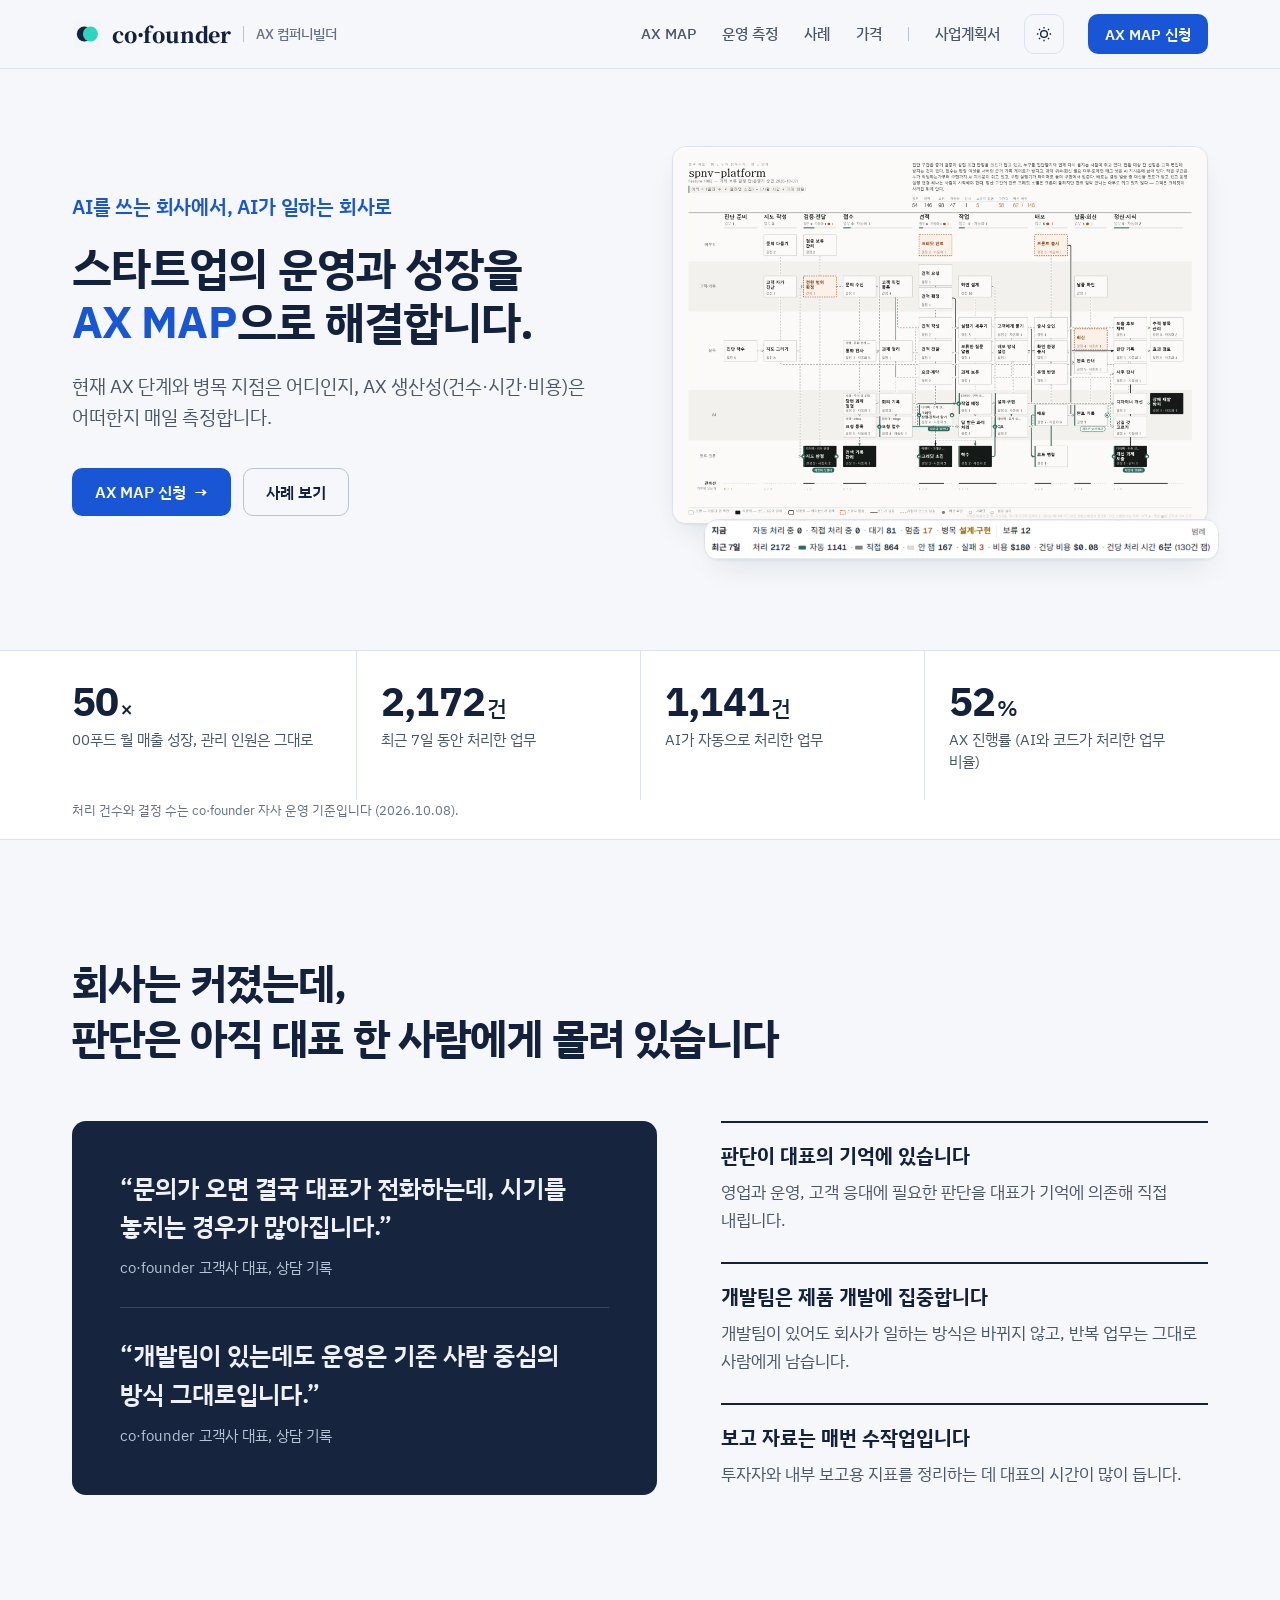
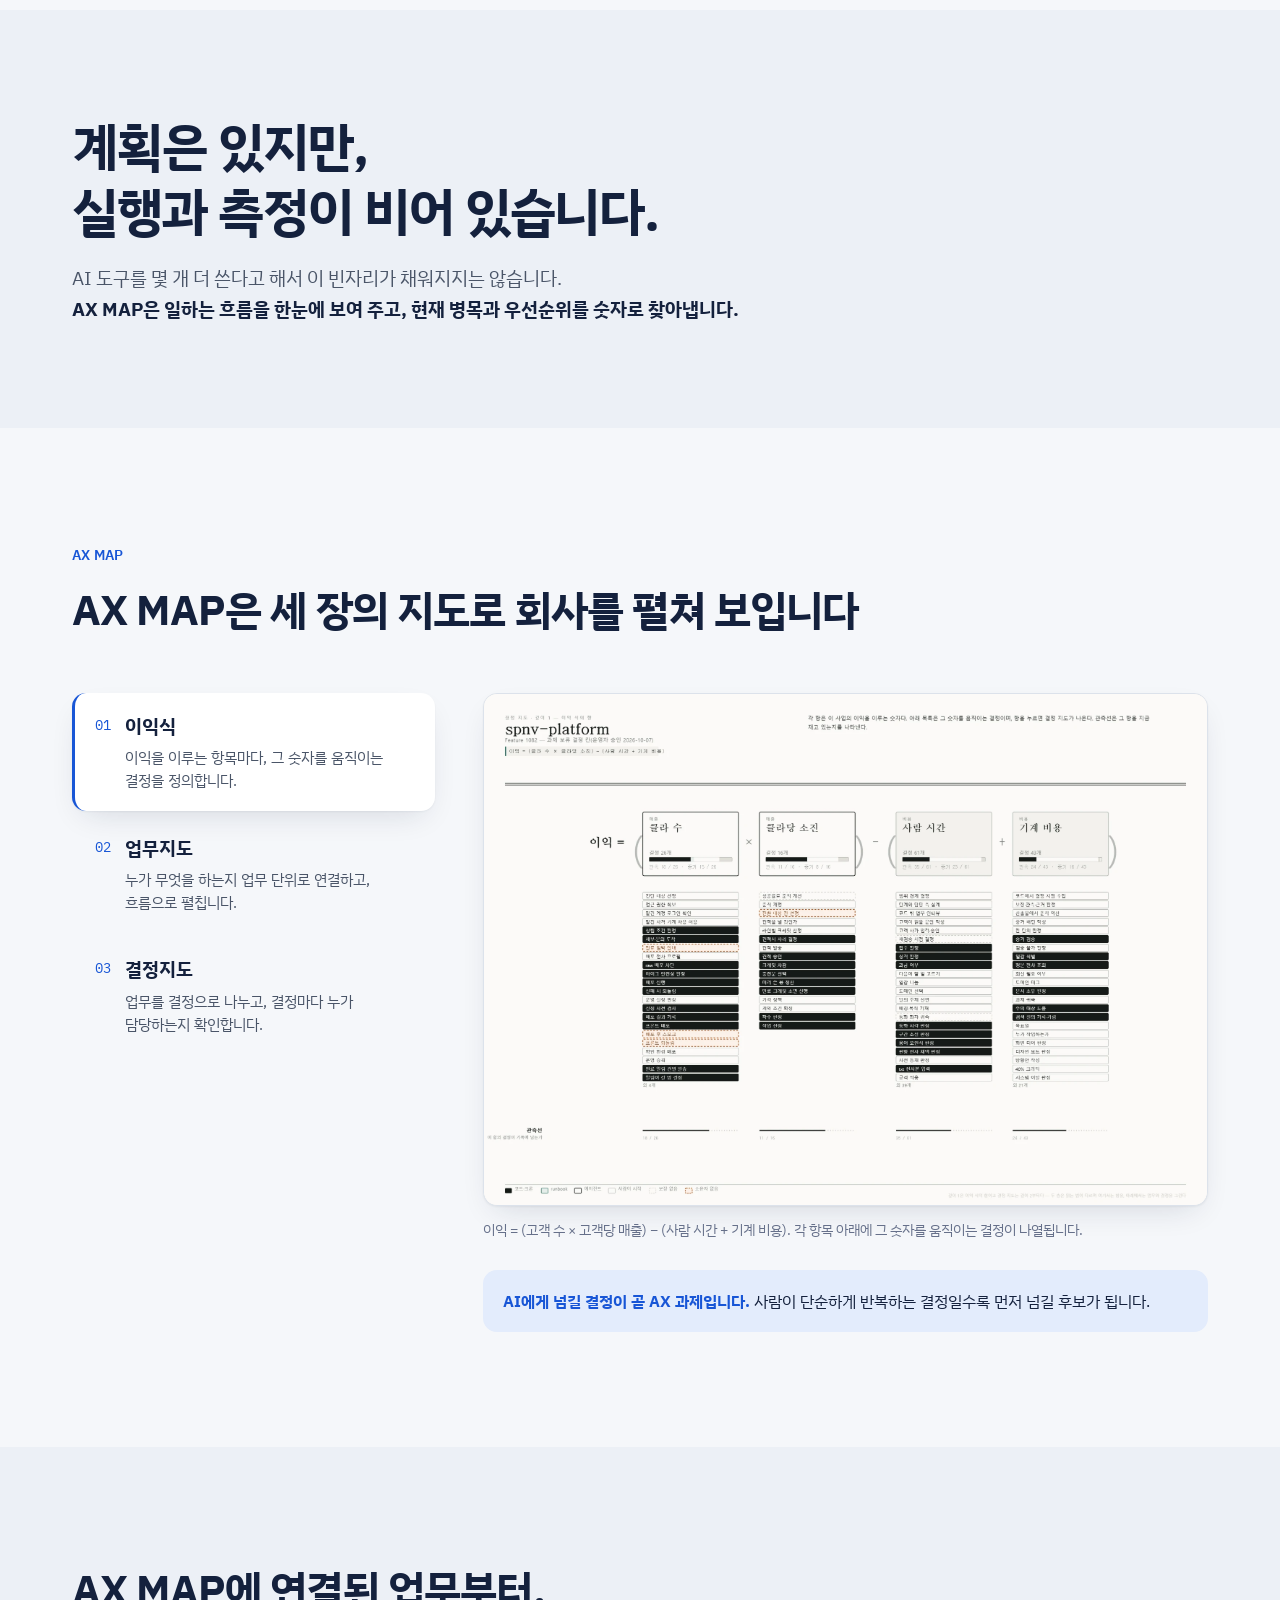
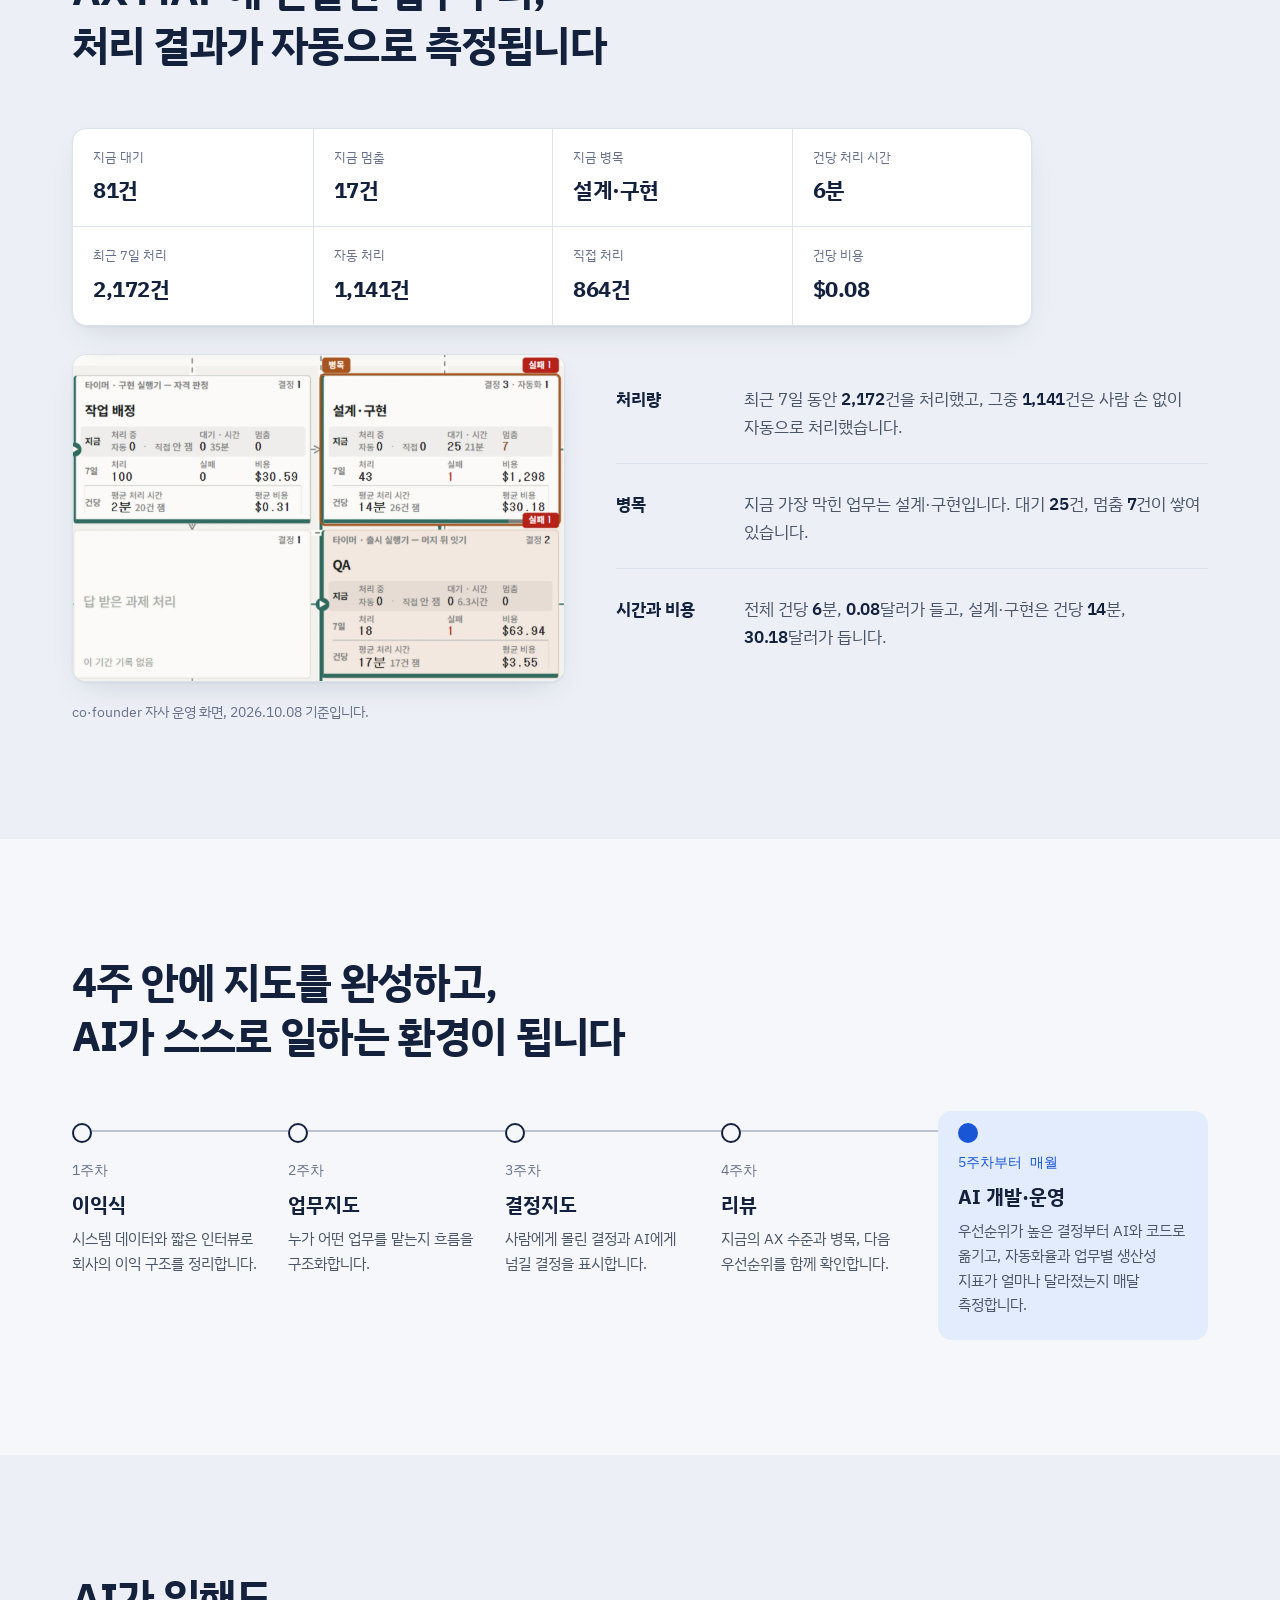
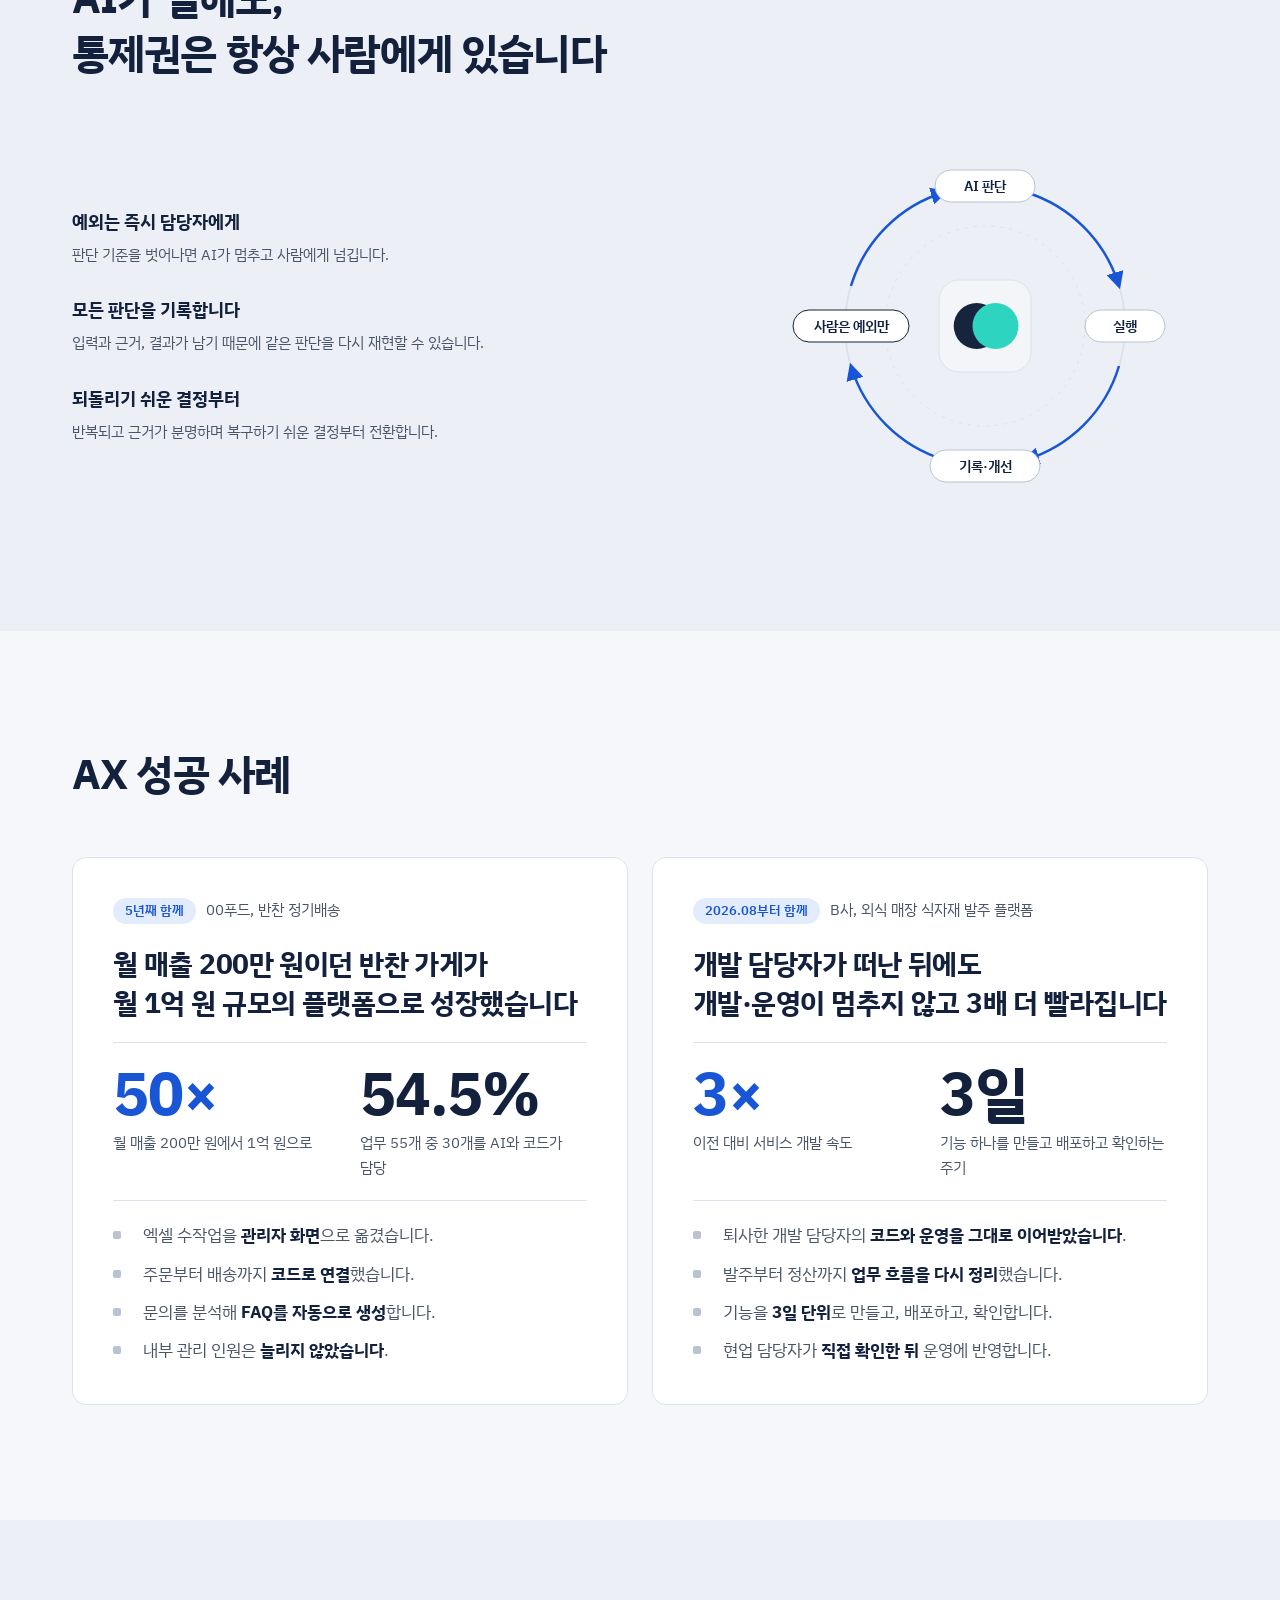
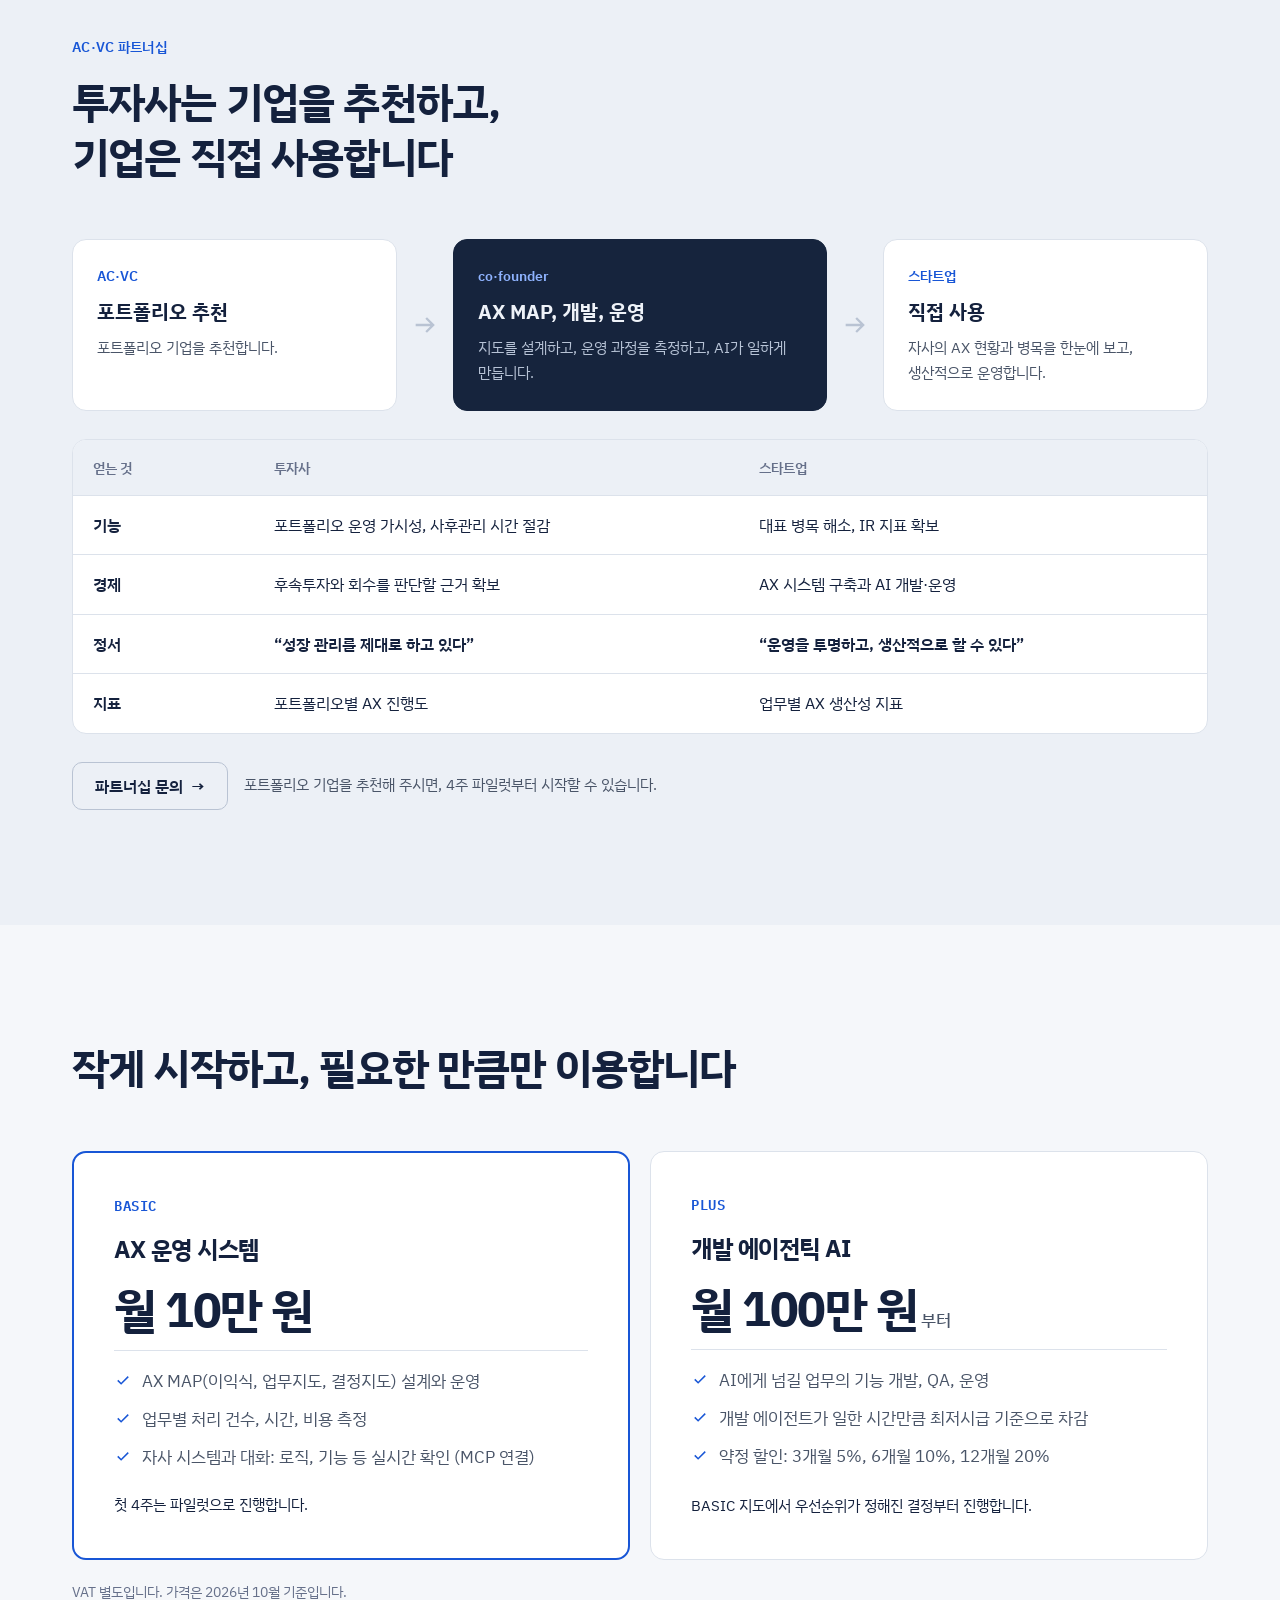
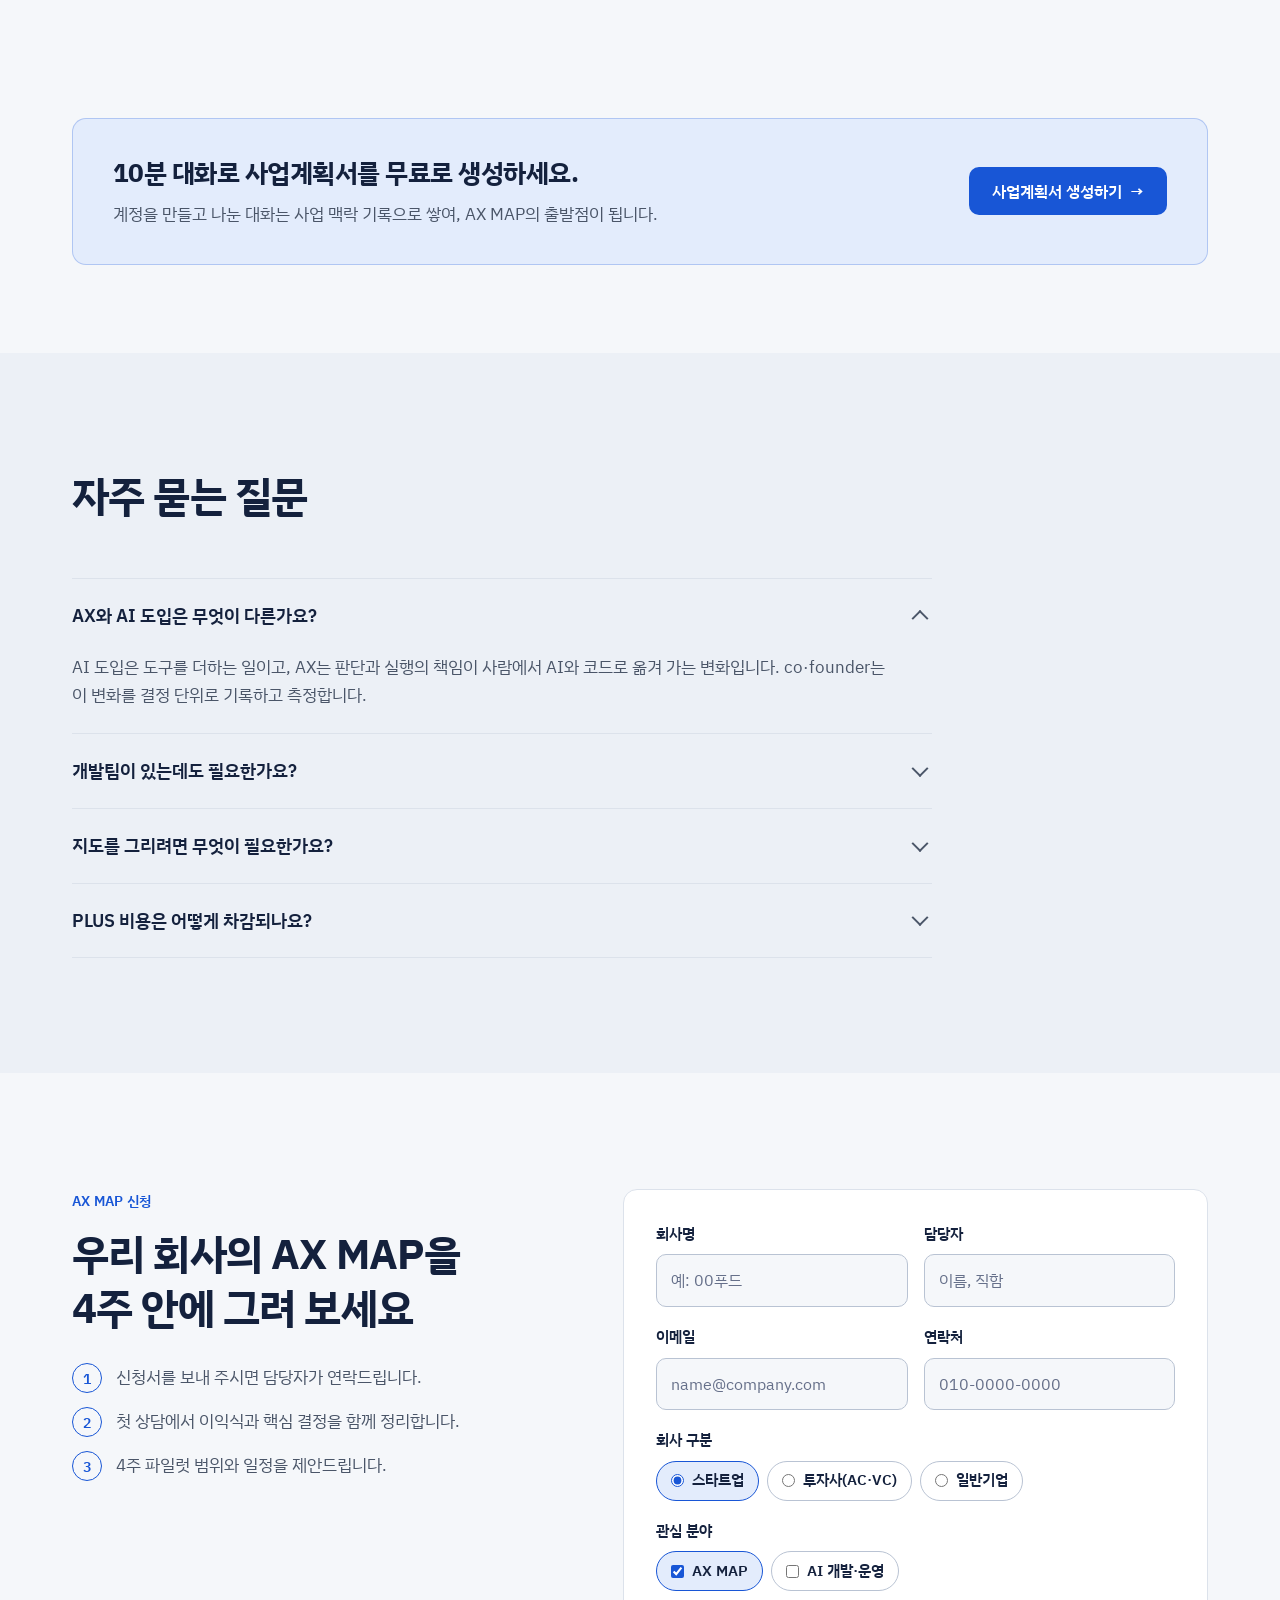
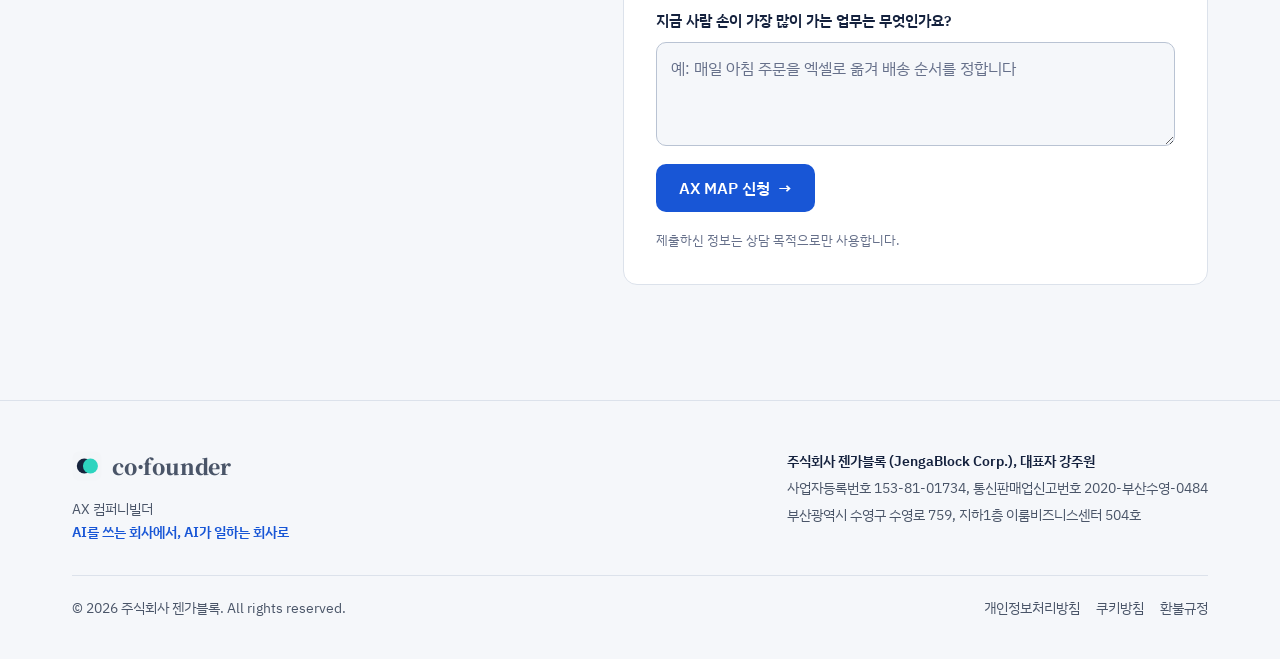
<file: index_v2.html>
<!doctype html>
<html lang="ko">
<head>
<meta charset="utf-8">
<meta name="viewport" content="width=device-width, initial-scale=1, viewport-fit=cover">
<title>co·founder AX 컴퍼니빌더_v2.0</title>
<meta name="description" content="업무와 결정을 AX MAP으로 그리고, 반복되는 결정은 AI에게 넘기고, 처리 건수와 시간, 비용을 매일 측정하는 AX 컴퍼니빌더 co·founder.">
<meta property="og:title" content="co·founder AX 컴퍼니빌더">
<meta property="og:description" content="스타트업의 운영과 성장을 AX MAP으로 해결합니다.">
<meta property="og:type" content="website">
<link rel="preconnect" href="https://fonts.googleapis.com">
<link rel="preconnect" href="https://fonts.gstatic.com" crossorigin>
<link rel="stylesheet" href="https://fonts.googleapis.com/css2?family=IBM+Plex+Mono:wght@500;600&family=IBM+Plex+Sans+KR:wght@400;500;600;700&family=Noto+Serif+KR:wght@900&display=swap">
<style>
/* Layout concept: 실제 운영 화면(AX MAP, 운영 요약)이 페이지의 주인공이다. 글은 화면을 읽는 법을 알려 주는 캡션 역할을 하고,
   섹션마다 레이아웃 계열을 바꿔(분할 히어로, 숫자 띠, 인용 분할, 탭 뷰어, 화면 확대, 타임라인, 순환도, 비대칭 사례, 흐름+표, 요금 2단, 아코디언) 리듬을 만든다.
   모서리 규칙: 카드·이미지 틀 14px, 버튼·입력 10px, 칩 999px. 강조색은 파란색 하나만 쓴다(로고의 청록은 로고 안에서만). */
:root {
  --bg: #F5F7FA;
  --bg-2: #ECF0F6;
  --surface: #FFFFFF;
  --ink-panel: #16243D;
  --ink-panel-fg: #EEF2F8;
  --ink-panel-muted: #B7C3D6;
  --fg: #14213D;
  --muted: #4A5568;
  --subtle: #66708A;
  --line: #DCE2EB;
  --line-strong: #B9C3D3;
  --accent: #1856D6;
  --accent-strong: #1347B3;
  --accent-soft: #E3ECFC;
  --on-accent: #FFFFFF;
  --frame: #FAF9F5;
  --shadow: 0 1px 2px rgba(20, 33, 61, .05), 0 12px 32px -12px rgba(20, 33, 61, .16);
  --mk-bg: #F3F5F8; --mk-a: #16243D; --mk-b: #2DD4BF;

  --f-sans: "IBM Plex Sans KR", "Apple SD Gothic Neo", "Malgun Gothic", system-ui, sans-serif;
  --f-mono: "IBM Plex Mono", ui-monospace, "SFMono-Regular", Menlo, monospace;
  --f-mark: "Noto Serif KR", "Nanum Myeongjo", Georgia, serif;

  --wrap: 1200px;
  --gutter: clamp(16px, 4vw, 32px);
  --r-card: 14px;
  --r-ctl: 10px;
  color-scheme: light;
}
@media (prefers-color-scheme: dark) {
  :root:not([data-theme="light"]) {
    --bg: #0D1320; --bg-2: #111a2b; --surface: #152035;
    --ink-panel: #1B2A45; --ink-panel-fg: #EEF2F8; --ink-panel-muted: #B7C3D6;
    --fg: #E9EEF6; --muted: #AAB5C8; --subtle: #8C97AD;
    --line: #26344D; --line-strong: #3A4B69;
    --accent: #7AA6FF; --accent-strong: #9BBCFF; --accent-soft: rgba(122, 166, 255, .14); --on-accent: #0D1320;
    --frame: #F4F3EE;
    --shadow: 0 1px 2px rgba(0,0,0,.3), 0 16px 40px -16px rgba(0,0,0,.6);
    --mk-bg: #E9EEF6; --mk-a: #16243D; --mk-b: #2DD4BF;
    color-scheme: dark;
  }
}
:root[data-theme="dark"] {
  --bg: #0D1320; --bg-2: #111a2b; --surface: #152035;
  --ink-panel: #1B2A45; --ink-panel-fg: #EEF2F8; --ink-panel-muted: #B7C3D6;
  --fg: #E9EEF6; --muted: #AAB5C8; --subtle: #8C97AD;
  --line: #26344D; --line-strong: #3A4B69;
  --accent: #7AA6FF; --accent-strong: #9BBCFF; --accent-soft: rgba(122, 166, 255, .14); --on-accent: #0D1320;
  --frame: #F4F3EE;
  --shadow: 0 1px 2px rgba(0,0,0,.3), 0 16px 40px -16px rgba(0,0,0,.6);
  --mk-bg: #E9EEF6; --mk-a: #16243D; --mk-b: #2DD4BF;
  color-scheme: dark;
}

* { box-sizing: border-box; }
html { scroll-behavior: smooth; -webkit-text-size-adjust: 100%; }
@media (prefers-reduced-motion: reduce) { html { scroll-behavior: auto; } }
body { margin: 0; background: var(--bg); color: var(--fg); font-family: var(--f-sans); font-size: 17px; line-height: 1.65; word-break: keep-all; overflow-wrap: anywhere; }
img { max-width: 100%; display: block; }
a { color: inherit; }
h1, h2, h3 { margin: 0; text-wrap: balance; letter-spacing: -0.02em; }
p { margin: 0; }
ul, ol { margin: 0; padding: 0; list-style: none; }
.num { font-family: var(--f-sans); font-variant-numeric: tabular-nums; letter-spacing: -0.02em; }
:focus-visible { outline: 2px solid var(--accent); outline-offset: 3px; border-radius: 4px; }
.skip { position: absolute; left: -9999px; }
.skip:focus { left: 16px; top: 16px; background: var(--surface); padding: 8px 12px; z-index: 30; }

.wrap { max-width: var(--wrap); margin: 0 auto; padding-inline: var(--gutter); }
.section { padding-block: clamp(72px, 9vw, 120px); }
.section.alt { background: var(--bg-2); }
.h2 { font-size: clamp(28px, 3.4vw, 42px); line-height: 1.3; font-weight: 700; max-width: 22em; }
.lead { color: var(--muted); font-size: 18px; max-width: 40em; }
.sec-head { display: flex; flex-direction: column; gap: 16px; margin-bottom: clamp(36px, 5vw, 56px); }
.eyebrow { font-size: 14px; font-weight: 600; color: var(--accent); letter-spacing: .02em; }

/* 버튼 */
.btn { display: inline-flex; align-items: center; gap: 8px; height: 48px; padding: 0 22px; border-radius: var(--r-ctl); font: 600 16px/1 var(--f-sans); text-decoration: none; border: 1px solid transparent; cursor: pointer; white-space: nowrap; transition: transform .2s cubic-bezier(.16,1,.3,1), background-color .2s, border-color .2s; }
.btn:active { transform: translateY(1px); }
.btn-primary { background: var(--accent); color: var(--on-accent); }
.btn-primary:hover { background: var(--accent-strong); }
.btn-ghost { background: transparent; color: var(--fg); border-color: var(--line-strong); }
.btn-ghost:hover { border-color: var(--fg); }
.arr { transition: transform .2s cubic-bezier(.16,1,.3,1); }
.btn:hover .arr { transform: translateX(3px); }

/* 내비 */
.nav { position: sticky; top: env(safe-area-inset-top, 0px); z-index: 20; background: color-mix(in srgb, var(--bg) 88%, transparent); backdrop-filter: saturate(160%) blur(12px); -webkit-backdrop-filter: saturate(160%) blur(12px); border-bottom: 1px solid var(--line); }
.nav-in { height: 68px; display: flex; align-items: center; gap: 24px; }
.brand { display: inline-flex; align-items: center; gap: 10px; text-decoration: none; }
.brand-mark { width: 30px; height: 30px; }
.mk-bg { fill: var(--mk-bg); } .mk-a { fill: var(--mk-a); } .mk-b { fill: var(--mk-b); }
.brand-word { font-family: var(--f-mark); font-weight: 900; font-size: 21px; letter-spacing: -0.01em; }
.brand-tag { font-size: 14px; font-weight: 500; color: var(--subtle); padding-left: 12px; margin-left: 2px; border-left: 1px solid var(--line-strong); line-height: 1.2; white-space: nowrap; }
@media (max-width: 640px) { .brand-tag { display: none; } }
.nav-links { display: flex; gap: 26px; margin-left: auto; font-size: 15px; font-weight: 500; }
.nav-links a { text-decoration: none; color: var(--muted); }
.nav-sep { width: 1px; height: 14px; background: var(--line-strong); align-self: center; }
.nav-links a:hover { color: var(--fg); }
.nav .btn { height: 40px; padding: 0 16px; font-size: 15px; }
.theme-btn { width: 40px; height: 40px; border-radius: var(--r-ctl); border: 1px solid var(--line); background: transparent; color: var(--fg); cursor: pointer; display: grid; place-items: center; }
.theme-btn svg { width: 18px; height: 18px; }
.menu-btn { display: none; }
.mobile-menu { border-top: 1px solid var(--line); padding: 8px var(--gutter) 16px; background: var(--bg); }
.mobile-menu a { display: block; padding: 12px 0; text-decoration: none; border-bottom: 1px solid var(--line); }
@media (max-width: 900px) {
  .nav-links, .nav .nav-cta { display: none; }
  .menu-btn { display: grid; margin-left: auto; }
}

/* 히어로: 왼쪽 글, 오른쪽 실제 지도 화면 */
.hero { padding-block: clamp(48px, 6vw, 88px) clamp(56px, 7vw, 96px); }
.hero-grid { display: grid; grid-template-columns: minmax(0, 1fr) minmax(0, 1fr); gap: clamp(32px, 5vw, 64px); align-items: center; }
.hero-kicker { font-size: clamp(17px, 1.6vw, 20px); font-weight: 600; color: var(--accent); letter-spacing: -0.01em; }
.hero h1 { font-size: clamp(32px, 3.5vw, 46px); line-height: 1.2; font-weight: 700; margin-top: 18px; }
.hero h1 em { font-style: normal; color: var(--accent); }
.hero-sub { margin-top: 22px; font-size: 19px; color: var(--muted); max-width: 30em; }
.hero-ctas { display: flex; flex-wrap: wrap; gap: 12px; margin-top: 34px; }
.hero-shot { position: relative; padding-bottom: 36px; }
.shot { background: var(--frame); border: 1px solid var(--line); border-radius: var(--r-card); box-shadow: var(--shadow); overflow: hidden; }
.shot img { width: 100%; height: auto; }
.hero-strip { position: absolute; left: 6%; right: -2%; bottom: 0; background: #FFFFFF; border: 1px solid var(--line); border-radius: var(--r-card); box-shadow: var(--shadow); overflow: hidden; }
.hero-strip img { width: 100%; height: auto; }
@media (prefers-reduced-motion: no-preference) {
  .hero-copy > * { animation: rise .7s cubic-bezier(.16,1,.3,1) both; }
  .hero-copy > *:nth-child(2) { animation-delay: .06s; }
  .hero-copy > *:nth-child(3) { animation-delay: .12s; }
  .hero-copy > *:nth-child(4) { animation-delay: .18s; }
  .hero-shot .shot { animation: rise .9s .1s cubic-bezier(.16,1,.3,1) both; }
  .hero-strip { animation: rise .9s .35s cubic-bezier(.16,1,.3,1) both; }
}
@keyframes rise { from { opacity: .001; transform: translateY(16px); } to { opacity: 1; transform: none; } }
@media (max-width: 900px) {
  .hero-grid { grid-template-columns: 1fr; }
  .hero-strip { position: static; margin-top: 12px; }
  .hero-shot { padding-bottom: 0; }
}

/* 숫자 띠 */
.proof { border-block: 1px solid var(--line); background: var(--surface); }
.proof-grid { display: grid; grid-template-columns: repeat(4, minmax(0, 1fr)); }
.proof-item { padding: 28px 24px 26px; border-left: 1px solid var(--line); display: flex; flex-direction: column; gap: 6px; }
.proof-item:first-child { border-left: 0; padding-left: 0; }
.proof-item .num { font-size: clamp(30px, 3.2vw, 40px); font-weight: 700; line-height: 1.1; }
.proof-item .num small { font-size: .55em; font-weight: 500; margin-left: 2px; }
.proof-item p { color: var(--muted); font-size: 15px; line-height: 1.5; }
.proof-note { font-size: 13px; color: var(--subtle); padding-bottom: 18px; }
@media (max-width: 800px) {
  .proof-grid { grid-template-columns: 1fr 1fr; }
  .proof-item { padding: 22px 16px; }
  .proof-item:nth-child(odd) { border-left: 0; padding-left: 0; }
  .proof-item:nth-child(n+3) { border-top: 1px solid var(--line); }
}

/* 문제: 인용 패널 + 세 가지 사실 */
.problem { display: grid; grid-template-columns: minmax(0, 6fr) minmax(0, 5fr); gap: clamp(32px, 5vw, 72px); align-items: start; }
.quote-panel { background: var(--ink-panel); color: var(--ink-panel-fg); border-radius: var(--r-card); padding: clamp(28px, 4vw, 48px); display: flex; flex-direction: column; gap: 28px; }
.quote-panel blockquote { margin: 0; font-size: clamp(20px, 2.1vw, 25px); line-height: 1.55; font-weight: 600; }
.quote-panel blockquote + blockquote { padding-top: 28px; border-top: 1px solid rgba(238, 242, 248, .16); }
.quote-panel cite { display: block; margin-top: 10px; font-style: normal; font-weight: 400; font-size: 15px; color: var(--ink-panel-muted); }
.facts { display: flex; flex-direction: column; gap: 28px; }
.facts li { border-top: 2px solid var(--fg); padding-top: 16px; display: flex; flex-direction: column; gap: 6px; }
.facts b { font-size: 20px; }
.facts span { color: var(--muted); }
@media (max-width: 900px) { .problem { grid-template-columns: 1fr; } }

/* 전환 문장 */
.statement { padding-block: clamp(64px, 8vw, 104px); background: var(--bg-2); }
.statement h2 { font-size: clamp(30px, 4.2vw, 52px); line-height: 1.25; font-weight: 700; }
.statement p { margin-top: 20px; font-size: 19px; color: var(--muted); max-width: 36em; }
.statement p b { color: var(--fg); }

/* AX MAP 탭 뷰어 */
.mapview { display: grid; grid-template-columns: minmax(0, 4fr) minmax(0, 8fr); gap: clamp(24px, 4vw, 48px); align-items: start; }
.tabs { display: flex; flex-direction: column; gap: 4px; }
.tab { text-align: left; border: 0; background: transparent; color: var(--fg); font: inherit; padding: 18px 20px; border-radius: var(--r-card); cursor: pointer; display: grid; grid-template-columns: auto 1fr; gap: 4px 14px; border-left: 3px solid transparent; transition: background-color .2s, border-color .2s; }
.tab:hover { background: var(--surface); }
.tab[aria-selected="true"] { background: var(--surface); border-left-color: var(--accent); box-shadow: var(--shadow); }
.tab .idx { font-family: var(--f-mono); font-size: 14px; color: var(--accent); padding-top: 3px; grid-row: span 2; }
.tab b { font-size: 19px; }
.tab span:last-child { color: var(--muted); font-size: 15px; line-height: 1.55; }
.panel figure { margin: 0; }
.panel figcaption { margin-top: 12px; font-size: 14px; color: var(--subtle); }
.map-rule { margin-top: 28px; padding: 18px 20px; border-radius: var(--r-card); background: var(--accent-soft); font-size: 16px; }
.map-rule b { color: var(--accent); }
@media (prefers-reduced-motion: no-preference) { .panel:not([hidden]) .shot { animation: fadein .45s cubic-bezier(.16,1,.3,1); } }
@keyframes fadein { from { opacity: .001; transform: translateY(6px); } to { opacity: 1; transform: none; } }
@media (max-width: 900px) { .mapview { grid-template-columns: 1fr; } }

/* 운영 측정 */
.measure-grid { display: grid; grid-template-columns: minmax(0, 5fr) minmax(0, 6fr); gap: clamp(28px, 4vw, 56px); margin-top: 28px; align-items: center; }
.metric-list { display: flex; flex-direction: column; gap: 26px; }
.metric-list li { display: grid; grid-template-columns: 112px 1fr; gap: 16px; align-items: baseline; padding-bottom: 22px; border-bottom: 1px solid var(--line); }
.metric-list li:last-child { border-bottom: 0; padding-bottom: 0; }
.metric-list b { font-size: 17px; }
.metric-list span { color: var(--muted); }
.metric-list .num { color: var(--fg); font-weight: 600; }
.measure-note { margin-top: 18px; font-size: 14px; color: var(--subtle); }
@media (max-width: 900px) { .measure-grid { grid-template-columns: 1fr; } .metric-list li { grid-template-columns: 1fr; gap: 4px; } }

/* 4주 진행: 타임라인 */
.timeline { display: grid; grid-template-columns: repeat(4, minmax(0, 1fr)) minmax(0, 1.25fr); position: relative; }
.timeline::before { content: ""; position: absolute; left: 0; right: 0; top: 11px; height: 2px; background: var(--line-strong); }
.tl { position: relative; padding: 40px 20px 0 0; display: flex; flex-direction: column; gap: 6px; }
.tl::before { content: ""; position: absolute; top: 4px; left: 0; width: 16px; height: 16px; border-radius: 50%; background: var(--bg); border: 2px solid var(--fg); }
.tl .when { font-family: var(--f-mono); font-size: 14px; color: var(--subtle); }
.tl b { font-size: 20px; }
.tl span:last-child { color: var(--muted); font-size: 15px; }
.tl.after { background: var(--accent-soft); border-radius: var(--r-card); padding: 40px 20px 22px; margin-top: -8px; }
.tl.after::before { left: 20px; top: 12px; background: var(--accent); border-color: var(--accent); }
.tl.after .when { color: var(--accent); }
@media (max-width: 900px) {
  .timeline { grid-template-columns: 1fr; gap: 0; }
  .timeline::before { left: 7px; right: auto; top: 0; bottom: 0; width: 2px; height: auto; }
  .tl { padding: 0 0 28px 36px; }
  .tl::before { top: 6px; }
  .tl.after { margin: 0; padding: 20px 20px 20px 36px; }
  .tl.after::before { left: 0; top: 26px; }
}

/* 통제권 순환 */
.ctrl { display: grid; grid-template-columns: minmax(0, 7fr) minmax(0, 5fr); gap: clamp(32px, 5vw, 72px); align-items: center; }
.ctrl-list { display: grid; grid-template-columns: 1fr; gap: 28px; max-width: 34em; }
.ctrl-list li { display: flex; flex-direction: column; gap: 6px; }
.ctrl-list b { font-size: 18px; }
.ctrl-list span { color: var(--muted); font-size: 15px; }
.loop-fig { margin: 0; }
.loop-fig svg { width: 100%; max-width: 420px; height: auto; display: block; margin: 0 auto; }
.ring { fill: none; stroke: var(--line); stroke-width: 2; }
.ring2 { fill: none; stroke: var(--line); stroke-width: 1; stroke-dasharray: 3 6; }
.arc { fill: none; stroke: var(--accent); stroke-width: 2.5; }
.hub { fill: var(--accent); }
.dot { fill: var(--accent); }
.loop-mark rect { fill: var(--mk-bg); stroke: var(--line); }
.loop-mark .a { fill: var(--mk-a); } .loop-mark .b { fill: var(--mk-b); }
.pill rect { fill: var(--surface); stroke: var(--line-strong); }
.pill text { font: 600 14px var(--f-sans); fill: var(--fg); }
.pill.p-h rect { stroke: var(--fg); }
@media (prefers-reduced-motion: no-preference) {
  .spin { transform-origin: 210px 190px; animation: spin 9s linear infinite; }
}
@keyframes spin { to { transform: rotate(360deg); } }
@media (max-width: 900px) { .ctrl { grid-template-columns: 1fr; } .ctrl-list { grid-template-columns: 1fr; } }

/* 사례: 비대칭 */
.cases { display: grid; grid-template-columns: minmax(0, 1fr) minmax(0, 1fr); gap: 24px; align-items: stretch; }
.case { background: var(--surface); border: 1px solid var(--line); border-radius: var(--r-card); padding: clamp(24px, 3.5vw, 40px); display: flex; flex-direction: column; gap: 20px; }
.case-who { display: flex; flex-wrap: wrap; align-items: center; gap: 10px; font-size: 15px; color: var(--muted); }
.chip { display: inline-flex; align-items: center; height: 26px; padding: 0 12px; border-radius: 999px; font-size: 13px; font-weight: 600; background: var(--accent-soft); color: var(--accent); }
.chip.quiet { background: var(--bg-2); color: var(--muted); }
.case h3 { font-size: clamp(22px, 2.3vw, 28px); line-height: 1.4; }
.case-nums { display: grid; grid-template-columns: 1fr 1fr; gap: 20px; padding-block: 20px; border-block: 1px solid var(--line); }
.case-nums .num { font-size: clamp(40px, 5vw, 60px); font-weight: 700; line-height: 1; color: var(--accent); }
.case-nums .num.plain { color: var(--fg); }
.case-nums p { margin-top: 8px; font-size: 15px; color: var(--muted); }
.case-steps { display: flex; flex-direction: column; gap: 10px; }
.case-steps li { display: grid; grid-template-columns: 20px 1fr; gap: 10px; color: var(--muted); }
.case-steps li::before { content: ""; width: 8px; height: 8px; margin-top: 10px; border-radius: 2px; background: var(--line-strong); }
.case-steps li b { color: var(--fg); }
.case-foot { margin-top: auto; font-size: 14px; color: var(--subtle); }
@media (max-width: 900px) { .cases { grid-template-columns: 1fr; } }

/* 투자사: 흐름 + 표 */
.flow { display: grid; grid-template-columns: minmax(0, 1fr) 40px minmax(0, 1.15fr) 40px minmax(0, 1fr); align-items: stretch; gap: 8px; }
.flow-box { border: 1px solid var(--line); background: var(--surface); border-radius: var(--r-card); padding: 24px; display: flex; flex-direction: column; gap: 8px; }
.flow-box.mid { background: var(--ink-panel); border-color: var(--ink-panel); color: var(--ink-panel-fg); }
.flow-box.mid .who { color: #8FB3FF; }
.flow-box.mid span:last-child { color: var(--ink-panel-muted); }
.flow-box .who { font-size: 14px; font-weight: 600; color: var(--accent); }
.flow-box b { font-size: 20px; }
.flow-box span:last-child { color: var(--muted); font-size: 15px; }
.flow-arr { display: grid; place-items: center; color: var(--line-strong); }
.flow-arr svg { width: 28px; height: 28px; }
.table-wrap { margin-top: 28px; overflow-x: auto; border: 1px solid var(--line); border-radius: var(--r-card); background: var(--surface); }
table.benefit { width: 100%; min-width: 640px; border-collapse: collapse; font-size: 16px; }
.benefit th, .benefit td { text-align: left; padding: 16px 20px; vertical-align: top; }
.benefit thead th { font-size: 14px; color: var(--subtle); font-weight: 600; border-bottom: 1px solid var(--line); background: var(--bg-2); }
.benefit tbody th { width: 16%; font-weight: 600; }
.benefit tbody tr + tr > * { border-top: 1px solid var(--line); }
.benefit q { quotes: "“" "”"; font-weight: 600; }
.inv-cta { margin-top: 28px; display: flex; flex-wrap: wrap; align-items: center; gap: 16px; }
.inv-cta p { color: var(--muted); font-size: 15px; }
@media (max-width: 900px) {
  .flow { grid-template-columns: 1fr; }
  .flow-arr { transform: rotate(90deg); height: 32px; }
}

/* 가격 */
.plans { display: grid; grid-template-columns: minmax(0, 1fr) minmax(0, 1fr); gap: 20px; }
.plan { background: var(--surface); border: 1px solid var(--line); border-radius: var(--r-card); padding: clamp(24px, 3.5vw, 40px); display: flex; flex-direction: column; gap: 14px; }
.plan.main { border: 2px solid var(--accent); }
.plan .tier { font-family: var(--f-mono); font-size: 14px; font-weight: 600; color: var(--accent); letter-spacing: .04em; }
.plan h3 { font-size: 24px; }
.plan .price { font-size: clamp(36px, 4vw, 48px); font-weight: 700; letter-spacing: -0.03em; line-height: 1.1; }
.plan .price small { font-size: 17px; font-weight: 500; color: var(--muted); letter-spacing: 0; margin-left: 4px; }
.plan ul { display: flex; flex-direction: column; gap: 10px; padding-top: 16px; border-top: 1px solid var(--line); }
.plan li { display: grid; grid-template-columns: 20px 1fr; gap: 8px; color: var(--muted); }
.plan li svg { width: 18px; height: 18px; margin-top: 4px; color: var(--accent); }
.plan-start { margin-top: auto; padding-top: 8px; font-size: 15px; color: var(--fg); }
.price-note { margin-top: 20px; font-size: 14px; color: var(--subtle); }
@media (max-width: 800px) { .plans { grid-template-columns: 1fr; } }

/* 팀 */
.team { display: grid; grid-template-columns: 1fr 1fr; gap: clamp(24px, 4vw, 56px); }
.person { display: flex; flex-direction: column; gap: 10px; padding-top: 20px; border-top: 2px solid var(--fg); }
.person .role { font-size: 14px; color: var(--accent); font-weight: 600; }
.person h3 { font-size: 26px; }
.person .one { font-size: 17px; }
.person ul { display: flex; flex-direction: column; gap: 6px; color: var(--muted); font-size: 15px; }
.person li { padding-left: 14px; position: relative; }
.person li::before { content: ""; position: absolute; left: 0; top: .8em; width: 6px; height: 1px; background: var(--muted); }
@media (max-width: 800px) { .team { grid-template-columns: 1fr; } }

/* 사업계획서 배너 */
.bp-band { padding-block: 0 clamp(56px, 7vw, 88px); }
.bp { display: flex; flex-wrap: wrap; align-items: center; justify-content: space-between; gap: 20px 32px; padding: clamp(24px, 3.5vw, 36px) clamp(20px, 3.5vw, 40px); border-radius: var(--r-card); background: var(--accent-soft); border: 1px solid color-mix(in srgb, var(--accent) 25%, transparent); }
.bp-copy { display: flex; flex-direction: column; gap: 8px; min-width: 0; flex: 1 1 420px; }
.bp h2 { font-size: clamp(21px, 2.2vw, 26px); line-height: 1.4; }
.bp p { color: var(--muted); }
@media (max-width: 640px) { .bp .btn { width: 100%; justify-content: center; } }

/* FAQ */
.faq { max-width: 860px; }
.faq details { border-bottom: 1px solid var(--line); }
.faq details:first-of-type { border-top: 1px solid var(--line); }
.faq summary { list-style: none; cursor: pointer; padding: 22px 40px 22px 0; font-size: 18px; font-weight: 600; position: relative; }
.faq summary::-webkit-details-marker { display: none; }
.faq summary::after { content: ""; position: absolute; right: 6px; top: 50%; width: 10px; height: 10px; border-right: 2px solid var(--muted); border-bottom: 2px solid var(--muted); transform: translateY(-70%) rotate(45deg); transition: transform .2s; }
.faq details[open] summary::after { transform: translateY(-30%) rotate(-135deg); }
.faq details p { padding: 0 40px 24px 0; color: var(--muted); }

/* 신청 */
.apply { display: grid; grid-template-columns: minmax(0, 5fr) minmax(0, 6fr); gap: clamp(32px, 5vw, 72px); align-items: start; }
.apply h2 { font-size: clamp(28px, 3.4vw, 42px); line-height: 1.3; margin-top: 14px; }
.steps { counter-reset: s; margin-top: 28px; display: flex; flex-direction: column; gap: 14px; }
.steps li { counter-increment: s; display: grid; grid-template-columns: 32px 1fr; gap: 12px; color: var(--muted); }
.steps li::before { content: counter(s); width: 28px; height: 28px; border-radius: 50%; display: grid; place-items: center; font: 600 14px var(--f-mono); color: var(--accent); border: 1px solid var(--accent); }
form { background: var(--surface); border: 1px solid var(--line); border-radius: var(--r-card); padding: clamp(20px, 3vw, 32px); display: flex; flex-direction: column; gap: 18px; }
.frow { display: grid; grid-template-columns: 1fr 1fr; gap: 16px; }
.field { display: flex; flex-direction: column; gap: 8px; min-width: 0; }
.field label, .flabel { font-size: 15px; font-weight: 600; }
input[type=text], input[type=email], input[type=tel], input:not([type]), textarea { width: 100%; font: inherit; font-size: 16px; color: var(--fg); background: var(--bg); border: 1px solid var(--line-strong); border-radius: var(--r-ctl); padding: 12px 14px; }
input::placeholder, textarea::placeholder { color: var(--subtle); }
textarea { min-height: 104px; resize: vertical; }
input:focus, textarea:focus { outline: 2px solid var(--accent); outline-offset: 0; border-color: var(--accent); }
.chips { display: flex; flex-wrap: wrap; gap: 8px; }
.chips label { display: inline-flex; align-items: center; gap: 8px; height: 40px; padding: 0 14px; border: 1px solid var(--line-strong); border-radius: 999px; font-size: 15px; cursor: pointer; }
.chips input { accent-color: var(--accent); margin: 0; }
.chips label:has(input:checked) { border-color: var(--accent); background: var(--accent-soft); }
form .btn { align-self: flex-start; }
.form-msg { font-size: 15px; padding: 12px 14px; border-radius: var(--r-ctl); background: var(--accent-soft); }
.form-fine { font-size: 13px; color: var(--subtle); }
@media (max-width: 900px) { .apply { grid-template-columns: 1fr; } }
@media (max-width: 560px) { .frow { grid-template-columns: 1fr; } }

/* 모바일 최적화 */
.ops-m { display: grid; grid-template-columns: repeat(4, minmax(0, 1fr)); max-width: 960px; margin: 0; background: var(--surface); border: 1px solid var(--line); border-radius: var(--r-card); overflow: hidden; box-shadow: var(--shadow); }
.ops-m div { padding: 18px 20px; border-left: 1px solid var(--line); }
.ops-m div:nth-child(4n+1) { border-left: 0; }
.ops-m div:nth-child(n+5) { border-top: 1px solid var(--line); }
.ops-m dt { font-size: 13px; color: var(--subtle); }
.ops-m dd { margin: 4px 0 0; font-size: 22px; font-weight: 700; letter-spacing: -0.02em; }
.m-cta { display: none; }
@media (max-width: 640px) {
  body { font-size: 16px; }
  .section, .statement { padding-block: 56px; }
  .br-d { display: none; }
  .sec-head { margin-bottom: 28px; }
  .lead, .hero-sub, .statement p { font-size: 17px; }
  .hero { padding-block: 28px 44px; }
  .hero h1 { font-size: 31px; }
  .hero-ctas .btn { flex: 1 1 0; justify-content: center; }
  .proof-item .num { font-size: 28px; }
  .proof-item p { font-size: 14px; }
  /* AX MAP 탭: 가로 세그먼트 */
  .tabs { flex-direction: row; gap: 6px; overflow-x: auto; scrollbar-width: none; padding-bottom: 4px; }
  .tabs::-webkit-scrollbar { display: none; }
  .tab { flex: 1 0 auto; grid-template-columns: auto auto; align-items: baseline; padding: 10px 14px; border: 1px solid var(--line); border-radius: 999px; gap: 6px; }
  .tab .idx { grid-row: auto; padding-top: 0; font-size: 13px; }
  .tab b { font-size: 15px; }
  .tab span:last-child { display: none; }
  .tab[aria-selected="true"] { border-color: var(--accent); background: var(--accent-soft); box-shadow: none; }
  .map-rule { margin-top: 20px; font-size: 15px; }
  /* 운영 요약 */
  .ops-m { grid-template-columns: repeat(2, minmax(0, 1fr)); box-shadow: none; }
  .ops-m div { padding: 14px 14px; border-left: 1px solid var(--line); border-top: 0; }
  .ops-m div:nth-child(odd) { border-left: 0; }
  .ops-m div:nth-child(n+3) { border-top: 1px solid var(--line); }
  .ops-m dd { font-size: 18px; }
  .measure-grid { margin-top: 16px; gap: 24px; }
  .metric-list { gap: 18px; }
  .metric-list li { padding-bottom: 16px; }
  /* 타임라인, 순환도 */
  .tl b { font-size: 18px; }
  .loop-fig svg { max-width: 300px; }
  .ctrl-list { gap: 20px; }
  /* 사례 */
  .case { padding: 22px 20px; gap: 16px; }
  .case h3 { font-size: 21px; }
  .case-nums { gap: 14px; padding-block: 16px; }
  .case-nums .num { font-size: 38px; }
  /* 흐름 */
  .flow-box { padding: 18px 20px; }
  .flow-box b { font-size: 18px; }
  .flow-arr { height: 24px; }
  /* 혜택 표: 행마다 카드로 쌓기 */
  .table-wrap { border: 0; background: transparent; overflow: visible; }
  table.benefit { min-width: 0; }
  .benefit thead { display: none; }
  .benefit tbody, .benefit tr, .benefit th, .benefit td { display: block; width: auto; }
  .benefit tbody { display: flex; flex-direction: column; gap: 10px; }
  .benefit tr { background: var(--surface); border: 1px solid var(--line); border-radius: var(--r-card); padding: 14px 16px; }
  .benefit tbody tr + tr > * { border-top: 0; }
  .benefit th, .benefit td { padding: 0; }
  .benefit tbody th { width: auto; font-size: 15px; color: var(--accent); margin-bottom: 8px; }
  .benefit td { display: grid; grid-template-columns: 64px 1fr; gap: 8px; font-size: 15px; }
  .benefit td + td { margin-top: 6px; }
  .benefit td::before { content: attr(data-k); color: var(--subtle); font-size: 13px; padding-top: 2px; }
  .inv-cta { flex-direction: column; align-items: flex-start; }
  /* 가격, 팀, FAQ, 폼 */
  .plan { padding: 22px 20px; }
  .plan h3 { font-size: 21px; }
  .person h3 { font-size: 22px; }
  .faq summary { font-size: 16px; padding-block: 18px; }
  form { padding: 20px 16px; }
  form .btn { width: 100%; justify-content: center; }
  .chips label { height: 38px; font-size: 14px; }
  footer { padding-bottom: calc(96px + env(safe-area-inset-bottom, 0px)); }
  /* 하단 고정 신청 버튼 */
  .m-cta:not([hidden]) { display: block; position: fixed; left: 0; right: 0; bottom: 0; z-index: 15; padding: 10px 16px calc(10px + env(safe-area-inset-bottom, 0px)); background: color-mix(in srgb, var(--bg) 92%, transparent); backdrop-filter: blur(10px); -webkit-backdrop-filter: blur(10px); border-top: 1px solid var(--line); }
  .m-cta .btn { width: 100%; justify-content: center; }
}

/* 푸터 */
footer { border-top: 1px solid var(--line); padding-block: 48px 40px; font-size: 14px; color: var(--muted); }
.foot { display: flex; flex-wrap: wrap; justify-content: space-between; gap: 28px; }
.tagline { margin-top: 10px; }
.tagline-accent { color: var(--accent); font-weight: 600; }
.legal { display: flex; flex-direction: column; gap: 4px; }
.legal strong { color: var(--fg); font-weight: 600; }
.foot-bottom { margin-top: 32px; padding-top: 20px; border-top: 1px solid var(--line); display: flex; flex-wrap: wrap; justify-content: space-between; gap: 12px; }
.foot-bottom nav { display: flex; flex-wrap: wrap; gap: 16px; }
.foot-bottom a { text-decoration: none; }
.foot-bottom a:hover { color: var(--fg); }
</style>
</head>
<body>
<a class="skip" href="#main">본문으로 건너뛰기</a>

<header class="nav" id="top">
  <div class="wrap nav-in">
    <a class="brand" href="#top" aria-label="co·founder 홈">
      <svg class="brand-mark" viewBox="0 0 100 100" aria-hidden="true"><rect class="mk-bg" x="2" y="2" width="96" height="96" rx="20"></rect><circle class="mk-a" cx="41" cy="50" r="25"></circle><circle class="mk-b" cx="61.4" cy="50" r="25"></circle></svg>
      <span class="brand-word">co·founder</span>
      <span class="brand-tag">AX 컴퍼니빌더</span>
    </a>
    <nav class="nav-links" aria-label="주요">
      <a href="#map">AX MAP</a>
      <a href="#measure">운영 측정</a>
      <a href="#case">사례</a>
      <a href="#pricing">가격</a>
      <span class="nav-sep" aria-hidden="true"></span>
      <a href="https://spnv.jengablock.com/cofounder">사업계획서</a>
    </nav>
    <button class="theme-btn" id="theme-btn" type="button" aria-label="화면 테마 바꾸기">
      <svg viewBox="0 0 24 24" fill="none" stroke="currentColor" stroke-width="1.8" aria-hidden="true"><circle cx="12" cy="12" r="4.5"></circle><path d="M12 2.5v2M12 19.5v2M2.5 12h2M19.5 12h2M5.3 5.3l1.4 1.4M17.3 17.3l1.4 1.4M5.3 18.7l1.4-1.4M17.3 6.7l1.4-1.4"></path></svg>
    </button>
    <a class="btn btn-primary nav-cta" href="#apply">AX MAP 신청</a>
    <button class="theme-btn menu-btn" id="menu-btn" type="button" aria-label="메뉴 열기" aria-expanded="false" aria-controls="mobile-menu">
      <svg viewBox="0 0 24 24" fill="none" stroke="currentColor" stroke-width="1.8" aria-hidden="true"><path d="M4 7h16M4 12h16M4 17h16"></path></svg>
    </button>
  </div>
  <nav class="mobile-menu" id="mobile-menu" aria-label="모바일 메뉴" hidden>
    <a href="#map">AX MAP</a>
    <a href="#measure">운영 측정</a>
    <a href="#case">사례</a>
    <a href="#pricing">가격</a>
    <a href="https://spnv.jengablock.com/cofounder">사업계획서</a>
    <a href="#apply">AX MAP 신청</a>
  </nav>
</header>

<main id="main">

<!-- 히어로 -->
<section class="hero" aria-labelledby="hero-title">
  <div class="wrap hero-grid">
    <div class="hero-copy">
      <p class="hero-kicker">AI를 쓰는 회사에서, AI가 일하는 회사로</p>
      <h1 id="hero-title">스타트업의 운영과 성장을<br><em>AX MAP</em>으로 해결합니다.</h1>
      <p class="hero-sub">현재 AX 단계와 병목 지점은 어디인지, AX 생산성(건수·시간·비용)은 어떠한지 매일 측정합니다.</p>
      <div class="hero-ctas">
        <a class="btn btn-primary" href="#apply">AX MAP 신청 <span class="arr" aria-hidden="true">→</span></a>
        <a class="btn btn-ghost" href="#case">사례 보기</a>
      </div>
    </div>
    <div class="hero-shot">
      <div class="shot">
        <img src="assets/axmap-work.webp" width="2000" height="1410" alt="co·founder 자사 업무지도. 진단부터 정산까지 9단계 열과 고객, 실무, AI, 코드·크론 행에 업무 54개가 배치되어 있습니다." fetchpriority="high">
      </div>
      <div class="hero-strip">
        <img src="assets/ops-summary.webp" width="1810" height="140" alt="운영 요약 띠. 지금 대기 81건, 멈춤 17건, 병목은 설계·구현. 최근 7일 처리 2,172건 중 자동 1,141건, 비용 180달러, 건당 처리 시간 6분.">
      </div>
    </div>
  </div>
</section>

<!-- 숫자 띠 -->
<section class="proof" aria-label="운영 실적">
  <div class="wrap">
    <div class="proof-grid">
      <div class="proof-item"><span class="num">50<small>×</small></span><p>00푸드 월 매출 성장, 관리 인원은 그대로</p></div>
      <div class="proof-item"><span class="num">2,172<small>건</small></span><p>최근 7일 동안 처리한 업무</p></div>
      <div class="proof-item"><span class="num">1,141<small>건</small></span><p>AI가 자동으로 처리한 업무</p></div>
      <div class="proof-item"><span class="num">52<small>%</small></span><p>AX 진행률 (AI와 코드가 처리한 업무 비율)</p></div>
    </div>
    <p class="proof-note">처리 건수와 결정 수는 co·founder 자사 운영 기준입니다 (2026.10.08).</p>
  </div>
</section>

<!-- 문제 -->
<section class="section" aria-labelledby="problem-title">
  <div class="wrap">
    <div class="sec-head">
      <h2 class="h2" id="problem-title">회사는 커졌는데, <br class="br-d">판단은 아직 대표 한 사람에게 몰려 있습니다</h2>
    </div>
    <div class="problem">
      <div class="quote-panel">
        <blockquote>“문의가 오면 결국 대표가 전화하는데, 시기를 놓치는 경우가 많아집니다.”<cite>co·founder 고객사 대표, 상담 기록</cite></blockquote>
        <blockquote>“개발팀이 있는데도 운영은 기존 사람 중심의 방식 그대로입니다.”<cite>co·founder 고객사 대표, 상담 기록</cite></blockquote>
      </div>
      <ul class="facts">
        <li><b>판단이 대표의 기억에 있습니다</b><span>영업과 운영, 고객 응대에 필요한 판단을 대표가 기억에 의존해 직접 내립니다.</span></li>
        <li><b>개발팀은 제품 개발에 집중합니다</b><span>개발팀이 있어도 회사가 일하는 방식은 바뀌지 않고, 반복 업무는 그대로 사람에게 남습니다.</span></li>
        <li><b>보고 자료는 매번 수작업입니다</b><span>투자자와 내부 보고용 지표를 정리하는 데 대표의 시간이 많이 듭니다.</span></li>
      </ul>
    </div>
  </div>
</section>

<!-- 전환 문장 -->
<section class="statement" aria-labelledby="gap-title">
  <div class="wrap">
    <h2 id="gap-title">계획은 있지만,<br>실행과 측정이 비어 있습니다.</h2>
    <p>AI 도구를 몇 개 더 쓴다고 해서 이 빈자리가 채워지지는 않습니다.<br><b>AX MAP은 일하는 흐름을 한눈에 보여 주고, 현재 병목과 우선순위를 숫자로 찾아냅니다.</b></p>
  </div>
</section>

<!-- AX MAP -->
<section class="section" id="map" aria-labelledby="map-title">
  <div class="wrap">
    <div class="sec-head">
      <p class="eyebrow">AX MAP</p>
      <h2 class="h2" id="map-title">AX MAP은 세 장의 지도로 회사를 펼쳐 보입니다</h2>
    </div>
    <div class="mapview">
      <div class="tabs" role="tablist" aria-label="AX MAP의 세 가지 지도" aria-orientation="vertical">
        <button class="tab" role="tab" id="tab-profit" aria-controls="panel-profit" aria-selected="true">
          <span class="idx">01</span><b>이익식</b><span>이익을 이루는 항목마다, 그 숫자를 움직이는 결정을 정의합니다.</span>
        </button>
        <button class="tab" role="tab" id="tab-work" aria-controls="panel-work" aria-selected="false" tabindex="-1">
          <span class="idx">02</span><b>업무지도</b><span>누가 무엇을 하는지 업무 단위로 연결하고, 흐름으로 펼칩니다.</span>
        </button>
        <button class="tab" role="tab" id="tab-decision" aria-controls="panel-decision" aria-selected="false" tabindex="-1">
          <span class="idx">03</span><b>결정지도</b><span>업무를 결정으로 나누고, 결정마다 누가 담당하는지 확인합니다.</span>
        </button>
      </div>
      <div>
        <div class="panel" role="tabpanel" id="panel-profit" aria-labelledby="tab-profit">
          <figure>
            <div class="shot"><img src="assets/axmap-profit.webp" width="2000" height="1415" loading="lazy" alt="co·founder 자사 이익식 지도. 고객 수, 고객당 매출, 사람 시간, 기계 비용 네 항목과 항목별 결정 목록이 있습니다."></div>
            <figcaption>이익 = (고객 수 × 고객당 매출) − (사람 시간 + 기계 비용). 각 항목 아래에 그 숫자를 움직이는 결정이 나열됩니다.</figcaption>
          </figure>
        </div>
        <div class="panel" role="tabpanel" id="panel-work" aria-labelledby="tab-work" hidden>
          <figure>
            <div class="shot"><img src="assets/axmap-work.webp" width="2000" height="1410" loading="lazy" alt="co·founder 자사 업무지도. 행은 누가 정하는지(사람, AI, 코드)를, 열은 업무 순서를 나타냅니다."></div>
            <figcaption>행은 누가 정하는지(사람, AI, 코드)를, 열은 업무 순서를 나타냅니다. 업무 54개 안에 결정 146개가 들어 있습니다.</figcaption>
          </figure>
        </div>
        <div class="panel" role="tabpanel" id="panel-decision" aria-labelledby="tab-decision" hidden>
          <figure>
            <div class="shot"><img src="assets/axmap-decision.webp" width="2000" height="1258" loading="lazy" alt="co·founder 자사 결정지도. 결정 146개를 단계와 행에 배치하고, 코드·크론이 처리하는 결정은 검은 칸으로 표시했습니다."></div>
            <figcaption>검은 칸은 코드·크론이 처리하는 결정이고, 흰 칸은 아직 사람과 AI가 처리하는 결정입니다.</figcaption>
          </figure>
        </div>
        <p class="map-rule"><b>AI에게 넘길 결정이 곧 AX 과제입니다.</b> 사람이 단순하게 반복하는 결정일수록 먼저 넘길 후보가 됩니다.</p>
      </div>
    </div>
  </div>
</section>

<!-- 운영 측정 -->
<section class="section alt" id="measure" aria-labelledby="measure-title">
  <div class="wrap">
    <div class="sec-head">
      <h2 class="h2" id="measure-title">AX MAP에 연결된 업무부터, <br class="br-d">처리 결과가 자동으로 측정됩니다</h2>
    </div>
    <dl class="ops-m" aria-label="운영 요약">
      <div><dt>지금 대기</dt><dd class="num">81건</dd></div>
      <div><dt>지금 멈춤</dt><dd class="num">17건</dd></div>
      <div><dt>지금 병목</dt><dd>설계·구현</dd></div>
      <div><dt>건당 처리 시간</dt><dd class="num">6분</dd></div>
      <div><dt>최근 7일 처리</dt><dd class="num">2,172건</dd></div>
      <div><dt>자동 처리</dt><dd class="num">1,141건</dd></div>
      <div><dt>직접 처리</dt><dd class="num">864건</dd></div>
      <div><dt>건당 비용</dt><dd class="num">$0.08</dd></div>
    </dl>
    <div class="measure-grid">
      <div class="shot"><img src="assets/ops-card.webp" width="1490" height="990" loading="lazy" alt="업무 카드 확대. 설계·구현 업무에 병목 표시가 있고, 대기 25건, 멈춤 7건, 7일 처리 43건, 건당 평균 14분, 건당 평균 비용 30.18달러입니다."></div>
      <ul class="metric-list">
        <li><b>처리량</b><span>최근 7일 동안 <span class="num">2,172</span>건을 처리했고, 그중 <span class="num">1,141</span>건은 사람 손 없이 자동으로 처리했습니다.</span></li>
        <li><b>병목</b><span>지금 가장 막힌 업무는 설계·구현입니다. 대기 <span class="num">25</span>건, 멈춤 <span class="num">7</span>건이 쌓여 있습니다.</span></li>
        <li><b>시간과 비용</b><span>전체 건당 <span class="num">6</span>분, <span class="num">0.08</span>달러가 들고, 설계·구현은 건당 <span class="num">14</span>분, <span class="num">30.18</span>달러가 듭니다.</span></li>
      </ul>
    </div>
    <p class="measure-note">co·founder 자사 운영 화면, 2026.10.08 기준입니다.</p>
  </div>
</section>

<!-- 진행 방식 -->
<section class="section" aria-labelledby="flow-title">
  <div class="wrap">
    <div class="sec-head">
      <h2 class="h2" id="flow-title">4주 안에 지도를 완성하고, <br class="br-d">AI가 스스로 일하는 환경이 됩니다</h2>
    </div>
    <ol class="timeline">
      <li class="tl"><span class="when">1주차</span><b>이익식</b><span>시스템 데이터와 짧은 인터뷰로 회사의 이익 구조를 정리합니다.</span></li>
      <li class="tl"><span class="when">2주차</span><b>업무지도</b><span>누가 어떤 업무를 맡는지 흐름을 구조화합니다.</span></li>
      <li class="tl"><span class="when">3주차</span><b>결정지도</b><span>사람에게 몰린 결정과 AI에게 넘길 결정을 표시합니다.</span></li>
      <li class="tl"><span class="when">4주차</span><b>리뷰</b><span>지금의 AX 수준과 병목, 다음 우선순위를 함께 확인합니다.</span></li>
      <li class="tl after"><span class="when">5주차부터 매월</span><b>AI 개발·운영</b><span>우선순위가 높은 결정부터 AI와 코드로 옮기고, 자동화율과 업무별 생산성 지표가 얼마나 달라졌는지 매달 측정합니다.</span></li>
    </ol>
  </div>
</section>

<!-- 통제권 -->
<section class="section alt" aria-labelledby="ctrl-title">
  <div class="wrap">
    <div class="sec-head">
      <h2 class="h2" id="ctrl-title">AI가 일해도, <br class="br-d">통제권은 항상 사람에게 있습니다</h2>
    </div>
    <div class="ctrl">
      <ul class="ctrl-list">
        <li><b>예외는 즉시 담당자에게</b><span>판단 기준을 벗어나면 AI가 멈추고 사람에게 넘깁니다.</span></li>
        <li><b>모든 판단을 기록합니다</b><span>입력과 근거, 결과가 남기 때문에 같은 판단을 다시 재현할 수 있습니다.</span></li>
        <li><b>되돌리기 쉬운 결정부터</b><span>반복되고 근거가 분명하며 복구하기 쉬운 결정부터 전환합니다.</span></li>
      </ul>
      <figure class="loop-fig" aria-label="AI 판단, 실행, 기록·개선, 사람의 예외 확인이 순환하는 구조">
        <svg viewBox="0 0 420 380" role="img">
          <title>AX 운영 순환: AI 판단, 실행, 기록·개선, 사람은 예외만 확인, 다시 AI 판단</title>
          <circle class="ring" cx="210" cy="190" r="140"></circle>
          <circle class="ring2" cx="210" cy="190" r="100"></circle>
          <defs><marker id="ah" viewBox="0 0 10 10" refX="8" refY="5" markerWidth="7" markerHeight="7" orient="auto-start-reverse"><path d="M0 0 L10 5 L0 10 z" class="hub"></path></marker></defs>
          <path class="arc" d="M 250 56 A 140 140 0 0 1 344 150" marker-end="url(#ah)"></path>
          <path class="arc" d="M 344 230 A 140 140 0 0 1 250 324" marker-end="url(#ah)"></path>
          <path class="arc" d="M 170 324 A 140 140 0 0 1 76 230" marker-end="url(#ah)"></path>
          <path class="arc" d="M 76 150 A 140 140 0 0 1 170 56" marker-end="url(#ah)"></path>
          <g class="spin"><circle class="dot" cx="210" cy="50" r="5"></circle></g>
          <g class="loop-mark" aria-hidden="true"><rect x="164" y="144" width="92" height="92" rx="20"></rect><circle class="a" cx="201.7" cy="190" r="23"></circle><circle class="b" cx="220.5" cy="190" r="23"></circle></g>
          <g class="pill"><rect x="160" y="34" width="100" height="32" rx="16"></rect><text x="210" y="55" text-anchor="middle">AI 판단</text></g>
          <g class="pill"><rect x="310" y="174" width="80" height="32" rx="16"></rect><text x="350" y="195" text-anchor="middle">실행</text></g>
          <g class="pill"><rect x="155" y="314" width="110" height="32" rx="16"></rect><text x="210" y="335" text-anchor="middle">기록·개선</text></g>
          <g class="pill p-h"><rect x="18" y="174" width="116" height="32" rx="16"></rect><text x="76" y="195" text-anchor="middle">사람은 예외만</text></g>
        </svg>
      </figure>
    </div>
  </div>
</section>

<!-- 사례 -->
<section class="section" id="case" aria-labelledby="case-title">
  <div class="wrap">
    <div class="sec-head">
      <h2 class="h2" id="case-title">AX 성공 사례</h2>
    </div>
    <div class="cases">
      <article class="case">
        <div class="case-who"><span class="chip">5년째 함께</span><span>00푸드, 반찬 정기배송</span></div>
        <h3>월 매출 200만 원이던 반찬 가게가 <br class="br-d">월 1억 원 규모의 플랫폼으로 성장했습니다</h3>
        <div class="case-nums">
          <div><span class="num">50×</span><p>월 매출 200만 원에서 1억 원으로</p></div>
          <div><span class="num plain">54.5%</span><p>업무 55개 중 30개를 AI와 코드가 담당</p></div>
        </div>
        <ul class="case-steps">
          <li><span>엑셀 수작업을 <b>관리자 화면</b>으로 옮겼습니다.</span></li>
          <li><span>주문부터 배송까지 <b>코드로 연결</b>했습니다.</span></li>
          <li><span>문의를 분석해 <b>FAQ를 자동으로 생성</b>합니다.</span></li>
          <li><span>내부 관리 인원은 <b>늘리지 않았습니다</b>.</span></li>
        </ul>
      </article>
      <article class="case">
        <div class="case-who"><span class="chip">2026.08부터 함께</span><span>B사, 외식 매장 식자재 발주 플랫폼</span></div>
        <h3>개발 담당자가 떠난 뒤에도 <br class="br-d">개발·운영이 멈추지 않고 3배 더 빨라집니다</h3>
        <div class="case-nums">
          <div><span class="num">3×</span><p>이전 대비 서비스 개발 속도</p></div>
          <div><span class="num plain">3일</span><p>기능 하나를 만들고 배포하고 확인하는 주기</p></div>
        </div>
        <ul class="case-steps">
          <li><span>퇴사한 개발 담당자의 <b>코드와 운영을 그대로 이어받았습니다</b>.</span></li>
          <li><span>발주부터 정산까지 <b>업무 흐름을 다시 정리</b>했습니다.</span></li>
          <li><span>기능을 <b>3일 단위</b>로 만들고, 배포하고, 확인합니다.</span></li>
          <li><span>현업 담당자가 <b>직접 확인한 뒤</b> 운영에 반영합니다.</span></li>
        </ul>
      </article>
    </div>
  </div>
</section>

<!-- 투자사 -->
<section class="section alt" id="investor" aria-labelledby="inv-title">
  <div class="wrap">
    <div class="sec-head">
      <p class="eyebrow">AC·VC 파트너십</p>
      <h2 class="h2" id="inv-title">투자사는 기업을 추천하고, <br class="br-d">기업은 직접 사용합니다</h2>
    </div>
    <div class="flow">
      <div class="flow-box"><span class="who">AC·VC</span><b>포트폴리오 추천</b><span>포트폴리오 기업을 추천합니다.</span></div>
      <div class="flow-arr" aria-hidden="true"><svg viewBox="0 0 24 24" fill="none" stroke="currentColor" stroke-width="2"><path d="M4 12h15M13 6l6 6-6 6"></path></svg></div>
      <div class="flow-box mid"><span class="who">co·founder</span><b>AX MAP, 개발, 운영</b><span>지도를 설계하고, 운영 과정을 측정하고, AI가 일하게 만듭니다.</span></div>
      <div class="flow-arr" aria-hidden="true"><svg viewBox="0 0 24 24" fill="none" stroke="currentColor" stroke-width="2"><path d="M4 12h15M13 6l6 6-6 6"></path></svg></div>
      <div class="flow-box"><span class="who">스타트업</span><b>직접 사용</b><span>자사의 AX 현황과 병목을 한눈에 보고, 생산적으로 운영합니다.</span></div>
    </div>
    <div class="table-wrap">
      <table class="benefit">
        <thead><tr><th scope="col">얻는 것</th><th scope="col">투자사</th><th scope="col">스타트업</th></tr></thead>
        <tbody>
          <tr><th scope="row">기능</th><td data-k="투자사">포트폴리오 운영 가시성, 사후관리 시간 절감</td><td data-k="스타트업">대표 병목 해소, IR 지표 확보</td></tr>
          <tr><th scope="row">경제</th><td data-k="투자사">후속투자와 회수를 판단할 근거 확보</td><td data-k="스타트업">AX 시스템 구축과 AI 개발·운영</td></tr>
          <tr><th scope="row">정서</th><td data-k="투자사"><q>성장 관리를 제대로 하고 있다</q></td><td data-k="스타트업"><q>운영을 투명하고, 생산적으로 할 수 있다</q></td></tr>
          <tr><th scope="row">지표</th><td data-k="투자사">포트폴리오별 AX 진행도</td><td data-k="스타트업">업무별 AX 생산성 지표</td></tr>
        </tbody>
      </table>
    </div>
    <div class="inv-cta">
      <a class="btn btn-ghost" href="#apply" data-type="투자사(AC·VC)">파트너십 문의 <span class="arr" aria-hidden="true">→</span></a>
      <p>포트폴리오 기업을 추천해 주시면, 4주 파일럿부터 시작할 수 있습니다.</p>
    </div>
  </div>
</section>

<!-- 가격 -->
<section class="section" id="pricing" aria-labelledby="price-title">
  <div class="wrap">
    <div class="sec-head">
      <h2 class="h2" id="price-title">작게 시작하고, 필요한 만큼만 이용합니다</h2>
    </div>
    <div class="plans">
      <article class="plan main">
        <span class="tier">BASIC</span>
        <h3>AX 운영 시스템</h3>
        <p class="price">월 10만 원</p>
        <ul>
          <li><svg viewBox="0 0 24 24" fill="none" stroke="currentColor" stroke-width="2" aria-hidden="true"><path d="M5 12.5l4.5 4.5L19 7.5"></path></svg><span>AX MAP(이익식, 업무지도, 결정지도) 설계와 운영</span></li>
          <li><svg viewBox="0 0 24 24" fill="none" stroke="currentColor" stroke-width="2" aria-hidden="true"><path d="M5 12.5l4.5 4.5L19 7.5"></path></svg><span>업무별 처리 건수, 시간, 비용 측정</span></li>
          <li><svg viewBox="0 0 24 24" fill="none" stroke="currentColor" stroke-width="2" aria-hidden="true"><path d="M5 12.5l4.5 4.5L19 7.5"></path></svg><span>자사 시스템과 대화: 로직, 기능 등 실시간 확인 (MCP 연결)</span></li>
        </ul>
        <p class="plan-start">첫 4주는 파일럿으로 진행합니다.</p>
      </article>
      <article class="plan">
        <span class="tier">PLUS</span>
        <h3>개발 에이전틱 AI</h3>
        <p class="price">월 100만 원<small>부터</small></p>
        <ul>
          <li><svg viewBox="0 0 24 24" fill="none" stroke="currentColor" stroke-width="2" aria-hidden="true"><path d="M5 12.5l4.5 4.5L19 7.5"></path></svg><span>AI에게 넘길 업무의 기능 개발, QA, 운영</span></li>
          <li><svg viewBox="0 0 24 24" fill="none" stroke="currentColor" stroke-width="2" aria-hidden="true"><path d="M5 12.5l4.5 4.5L19 7.5"></path></svg><span>개발 에이전트가 일한 시간만큼 최저시급 기준으로 차감</span></li>
          <li><svg viewBox="0 0 24 24" fill="none" stroke="currentColor" stroke-width="2" aria-hidden="true"><path d="M5 12.5l4.5 4.5L19 7.5"></path></svg><span>약정 할인: 3개월 5%, 6개월 10%, 12개월 20%</span></li>
        </ul>
        <p class="plan-start">BASIC 지도에서 우선순위가 정해진 결정부터 진행합니다.</p>
      </article>
    </div>
    <p class="price-note">VAT 별도입니다. 가격은 2026년 10월 기준입니다.</p>
  </div>
</section>

<!-- 사업계획서 배너 -->
<section class="bp-band" aria-labelledby="bp-title">
  <div class="wrap">
    <div class="bp">
      <div class="bp-copy">
        <h2 id="bp-title">10분 대화로 사업계획서를 무료로 생성하세요.</h2>
        <p>계정을 만들고 나눈 대화는 사업 맥락 기록으로 쌓여, AX MAP의 출발점이 됩니다.</p>
      </div>
      <a class="btn btn-primary" href="https://spnv.jengablock.com/cofounder">사업계획서 생성하기 <span class="arr" aria-hidden="true">→</span></a>
    </div>
  </div>
</section>

<!-- FAQ -->
<section class="section alt" aria-labelledby="faq-title">
  <div class="wrap">
    <div class="sec-head">
      <h2 class="h2" id="faq-title">자주 묻는 질문</h2>
    </div>
    <div class="faq">
      <details open>
        <summary>AX와 AI 도입은 무엇이 다른가요?</summary>
        <p>AI 도입은 도구를 더하는 일이고, AX는 판단과 실행의 책임이 사람에서 AI와 코드로 옮겨 가는 변화입니다. co·founder는 이 변화를 결정 단위로 기록하고 측정합니다.</p>
      </details>
      <details>
        <summary>개발팀이 있는데도 필요한가요?</summary>
        <p>네. 개발팀은 제품을 만들고, co·founder는 회사가 일하는 방식(영업, 운영, 고객 응대에 필요한 판단)을 시스템으로 옮깁니다. 실제로 개발팀이 있는 회사들도 이 영역 때문에 함께하고 있습니다.</p>
      </details>
      <details>
        <summary>지도를 그리려면 무엇이 필요한가요?</summary>
        <p>대표와 실무자 인터뷰에서 시작합니다. 코드와 데이터에 접근할 수 있으면 실제로 작동하는 절차까지 확인하고, 담당자가 co·founder MCP로 직접 입력할 수도 있습니다.</p>
      </details>
      <details>
        <summary>PLUS 비용은 어떻게 차감되나요?</summary>
        <p>월 이용료(100만 원부터) 안에서 개발 에이전트가 실제로 일한 시간을 최저시급 기준으로 차감합니다. 3개월, 6개월, 12개월 약정 시 각각 5%, 10%, 20% 할인됩니다. AI 모델 사용료는 고객사 계정에서 사용한 만큼 별도로 발생합니다.</p>
      </details>
    </div>
  </div>
</section>

<!-- 신청 -->
<section class="section" id="apply" aria-labelledby="apply-title">
  <div class="wrap apply">
    <div>
      <p class="eyebrow">AX MAP 신청</p>
      <h2 id="apply-title">우리 회사의 AX MAP을 <br class="br-d">4주 안에 그려 보세요</h2>
      <ol class="steps">
        <li>신청서를 보내 주시면 담당자가 연락드립니다.</li>
        <li>첫 상담에서 이익식과 핵심 결정을 함께 정리합니다.</li>
        <li>4주 파일럿 범위와 일정을 제안드립니다.</li>
      </ol>
    </div>
    <form id="apply-form" novalidate>
      <div class="frow">
        <div class="field"><label for="f-company">회사명</label><input id="f-company" name="company" autocomplete="organization" required placeholder="예: 00푸드"></div>
        <div class="field"><label for="f-name">담당자</label><input id="f-name" name="name" autocomplete="name" required placeholder="이름, 직함"></div>
      </div>
      <div class="frow">
        <div class="field"><label for="f-email">이메일</label><input id="f-email" name="email" type="email" autocomplete="email" required placeholder="name@company.com"></div>
        <div class="field"><label for="f-phone">연락처</label><input id="f-phone" name="phone" type="tel" autocomplete="tel" placeholder="010-0000-0000"></div>
      </div>
      <div class="field">
        <span class="flabel" id="f-type-lbl">회사 구분</span>
        <div class="chips" role="radiogroup" aria-labelledby="f-type-lbl">
          <label><input type="radio" id="f-type-startup" name="type" value="스타트업" checked> 스타트업</label>
          <label><input type="radio" id="f-type-inv" name="type" value="투자사(AC·VC)"> 투자사(AC·VC)</label>
          <label><input type="radio" id="f-type-exist" name="type" value="일반기업"> 일반기업</label>
        </div>
      </div>
      <div class="field">
        <span class="flabel" id="f-int-lbl">관심 분야</span>
        <div class="chips" role="group" aria-labelledby="f-int-lbl">
          <label><input type="checkbox" id="f-int-map" name="interest" value="AX MAP" checked> AX MAP</label>
          <label><input type="checkbox" id="f-int-ai" name="interest" value="AI 개발·운영"> AI 개발·운영</label>
        </div>
      </div>
      <div class="field"><label for="f-pain">지금 사람 손이 가장 많이 가는 업무는 무엇인가요?</label><textarea id="f-pain" name="pain" placeholder="예: 매일 아침 주문을 엑셀로 옮겨 배송 순서를 정합니다"></textarea></div>
      <button class="btn btn-primary" type="submit">AX MAP 신청 <span class="arr" aria-hidden="true">→</span></button>
      <p class="form-msg" id="form-msg" role="status" hidden></p>
      <p class="form-fine">제출하신 정보는 상담 목적으로만 사용합니다.</p>
    </form>
  </div>
</section>

</main>

<div class="m-cta" id="m-cta" hidden>
  <a class="btn btn-primary" href="#apply">AX MAP 신청 <span class="arr" aria-hidden="true">→</span></a>
</div>

<footer>
  <div class="wrap">
    <div class="foot">
      <div>
        <a class="brand" href="#top" aria-label="co·founder 홈">
          <svg class="brand-mark" viewBox="0 0 100 100" aria-hidden="true"><rect class="mk-bg" x="2" y="2" width="96" height="96" rx="20"></rect><circle class="mk-a" cx="41" cy="50" r="25"></circle><circle class="mk-b" cx="61.4" cy="50" r="25"></circle></svg>
          <span class="brand-word">co·founder</span>
        </a>
        <p class="tagline">AX 컴퍼니빌더<br><span class="tagline-accent">AI를 쓰는 회사에서, AI가 일하는 회사로</span></p>
      </div>
      <div class="legal">
        <strong>주식회사 젠가블록 (JengaBlock Corp.), 대표자 강주원</strong>
        <span>사업자등록번호 153-81-01734, 통신판매업신고번호 2020-부산수영-0484</span>
        <span>부산광역시 수영구 수영로 759, 지하1층 이룸비즈니스센터 504호</span>
      </div>
    </div>
    <div class="foot-bottom">
      <span>© <span id="yr">2026</span> 주식회사 젠가블록. All rights reserved.</span>
      <nav aria-label="약관">
        <a href="https://spnv.jengablock.com/privacy">개인정보처리방침</a>
        <a href="https://spnv.jengablock.com/cookies">쿠키방침</a>
        <a href="https://spnv.jengablock.com/refund">환불규정</a>
      </nav>
    </div>
  </div>
</footer>

<script>
(function () {
  // 테마: 시스템 설정을 따르고, 버튼으로 바꾼 값은 이 브라우저에만 기억합니다.
  var root = document.documentElement;
  try { var saved = localStorage.getItem("cf-theme"); if (saved) root.setAttribute("data-theme", saved); } catch (e) {}
  document.getElementById("theme-btn").addEventListener("click", function () {
    var cur = root.getAttribute("data-theme") || (matchMedia("(prefers-color-scheme: dark)").matches ? "dark" : "light");
    var next = cur === "dark" ? "light" : "dark";
    root.setAttribute("data-theme", next);
    try { localStorage.setItem("cf-theme", next); } catch (e) {}
  });

  // 모바일 메뉴
  var menuBtn = document.getElementById("menu-btn");
  var menu = document.getElementById("mobile-menu");
  menuBtn.addEventListener("click", function () {
    var open = menu.hidden;
    menu.hidden = !open;
    menuBtn.setAttribute("aria-expanded", String(open));
  });
  menu.addEventListener("click", function (e) { if (e.target.tagName === "A") { menu.hidden = true; menuBtn.setAttribute("aria-expanded", "false"); } });

  // AX MAP 탭
  var tabs = Array.prototype.slice.call(document.querySelectorAll('[role="tab"]'));
  function select(tab) {
    tabs.forEach(function (t) {
      var on = t === tab;
      t.setAttribute("aria-selected", String(on));
      t.tabIndex = on ? 0 : -1;
      document.getElementById(t.getAttribute("aria-controls")).hidden = !on;
    });
  }
  tabs.forEach(function (t, i) {
    t.addEventListener("click", function () { select(t); });
    t.addEventListener("keydown", function (e) {
      var d = (e.key === "ArrowDown" || e.key === "ArrowRight") ? 1 : (e.key === "ArrowUp" || e.key === "ArrowLeft") ? -1 : 0;
      if (!d) return;
      e.preventDefault();
      var n = tabs[(i + d + tabs.length) % tabs.length];
      select(n); n.focus();
    });
  });

  // 투자사 버튼을 누르면 신청 폼의 회사 구분을 미리 선택합니다.
  document.querySelectorAll("[data-type]").forEach(function (a) {
    a.addEventListener("click", function () {
      var r = document.querySelector('input[name="type"][value="' + a.getAttribute("data-type") + '"]');
      if (r) r.checked = true;
    });
  });

  // 신청 폼 (접수 기능 연결 전: 화면 안에서만 처리합니다)
  var form = document.getElementById("apply-form");
  var msg = document.getElementById("form-msg");
  form.addEventListener("submit", function (e) {
    e.preventDefault();
    var required = ["f-company", "f-name", "f-email"];
    for (var i = 0; i < required.length; i++) {
      var el = document.getElementById(required[i]);
      if (!el.value.trim() || !el.checkValidity()) {
        msg.hidden = false;
        msg.textContent = "회사명, 담당자, 올바른 이메일을 입력해 주세요.";
        el.focus();
        return;
      }
    }
    msg.hidden = false;
    msg.textContent = "입력하신 신청 내용을 확인했습니다. 신청 접수 기능이 연결되면 담당자가 연락드리겠습니다.";
  });

  var mcta = document.getElementById("m-cta");
  if ("IntersectionObserver" in window) {
    var heroIn = true, applyIn = false;
    var sync = function () { mcta.hidden = heroIn || applyIn; };
    new IntersectionObserver(function (es) { heroIn = es[0].isIntersecting; sync(); }).observe(document.querySelector(".hero"));
    new IntersectionObserver(function (es) { applyIn = es[0].isIntersecting; sync(); }).observe(document.getElementById("apply"));
  }

  document.getElementById("yr").textContent = new Date().getFullYear();
})();
</script>
</body>
</html>
</file>
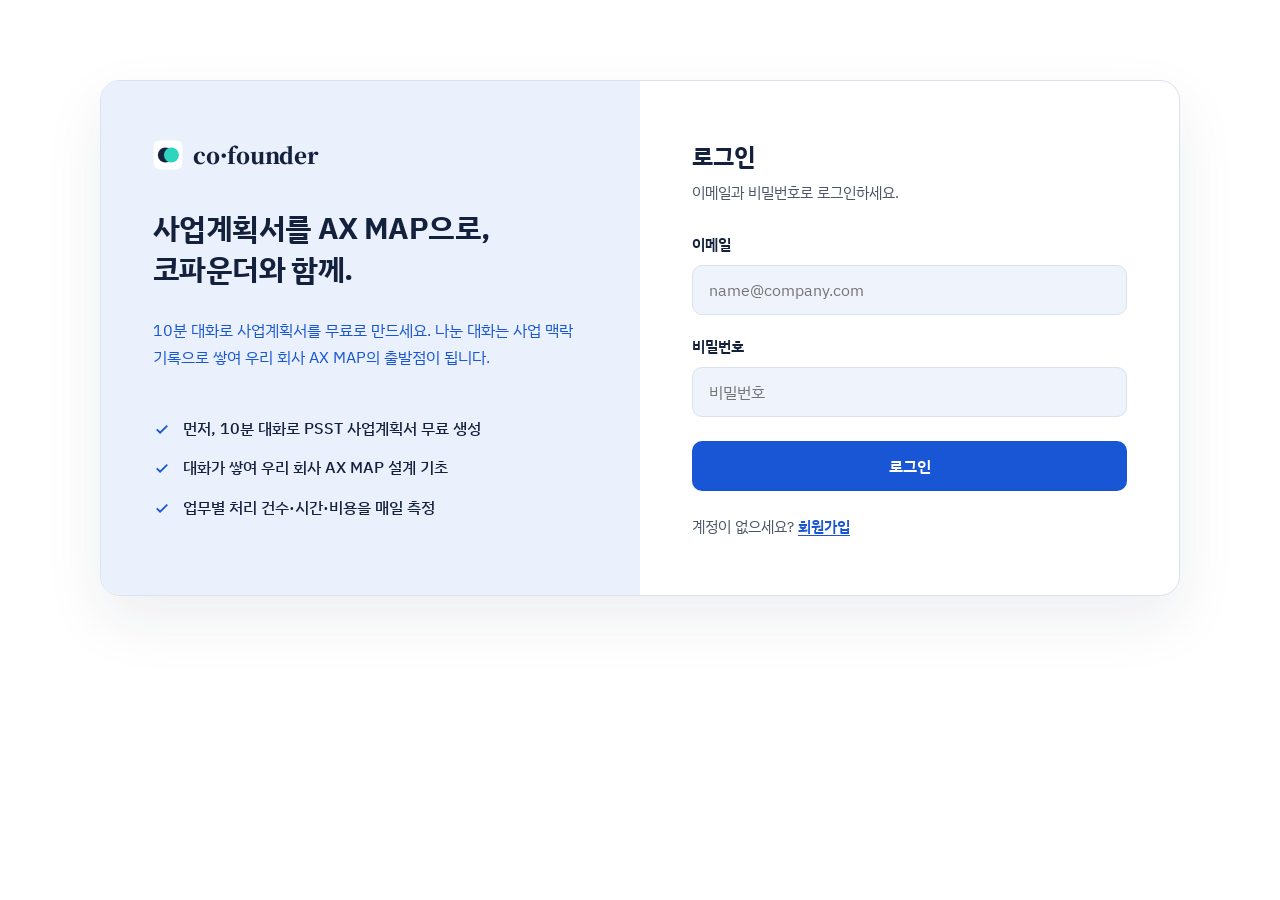
<file: login.html>
<!doctype html>
<html lang="ko">
<head>
<meta charset="utf-8">
<meta name="viewport" content="width=device-width, initial-scale=1, viewport-fit=cover">
<title>co·founder 로그인</title>
<meta name="description" content="10분 대화로 사업계획서를 무료로 만들고, 그 대화가 우리 회사 AX MAP의 출발점이 되는 co·founder 로그인 화면.">
<link rel="preconnect" href="https://fonts.googleapis.com">
<link rel="preconnect" href="https://fonts.gstatic.com" crossorigin>
<link rel="stylesheet" href="https://fonts.googleapis.com/css2?family=IBM+Plex+Sans+KR:wght@400;500;600;700&family=Noto+Serif+KR:wght@900&display=swap">
<style>
:root {
  --bg: #FFFFFF;
  --panel: #EAF1FD;
  --surface: #FFFFFF;
  --fg: #14213D;
  --muted: #4A5568;
  --subtle: #66708A;
  --line: #DCE2EB;
  --field: #EEF3FC;
  --accent: #1856D6;
  --accent-strong: #1347B3;
  --on-accent: #FFFFFF;
  --mk-bg: #FFFFFF; --mk-a: #16243D; --mk-b: #2DD4BF;
  --shadow: 0 24px 60px rgba(20, 33, 61, .08);
  --f-sans: "IBM Plex Sans KR", "Apple SD Gothic Neo", "Malgun Gothic", system-ui, sans-serif;
  --f-mark: "Noto Serif KR", "Nanum Myeongjo", Georgia, serif;
  color-scheme: light;
}
@media (prefers-color-scheme: dark) {
  :root:not([data-theme="light"]) {
    --bg: #0D1320; --panel: #16243D; --surface: #152035;
    --fg: #E9EEF6; --muted: #AAB5C8; --subtle: #8C97AD; --line: #26344D; --field: #1B2A45;
    --accent: #7AA6FF; --accent-strong: #9BBCFF; --on-accent: #0D1320;
    --mk-bg: #E9EEF6; --shadow: none;
    color-scheme: dark;
  }
}
:root[data-theme="dark"] {
  --bg: #0D1320; --panel: #16243D; --surface: #152035;
  --fg: #E9EEF6; --muted: #AAB5C8; --subtle: #8C97AD; --line: #26344D; --field: #1B2A45;
  --accent: #7AA6FF; --accent-strong: #9BBCFF; --on-accent: #0D1320;
  --mk-bg: #E9EEF6; --shadow: none;
  color-scheme: dark;
}
* { box-sizing: border-box; }
html, body { margin: 0; }
body { min-height: 100vh; background: var(--bg); color: var(--fg); font-family: var(--f-sans); font-size: 16px; line-height: 1.6; word-break: keep-all; overflow-wrap: anywhere; display: flex; align-items: flex-start; justify-content: center; padding: 80px 16px 48px; }
:focus-visible { outline: 2px solid var(--accent); outline-offset: 3px; border-radius: 4px; }

.card { width: 100%; max-width: 1080px; display: grid; grid-template-columns: 1fr 1fr; background: var(--surface); border: 1px solid var(--line); border-radius: 20px; overflow: hidden; box-shadow: var(--shadow); }

/* 좌측 소개 */
.intro { background: var(--panel); padding: 56px 52px; display: flex; flex-direction: column; gap: 28px; }
.brand { display: inline-flex; align-items: center; gap: 10px; text-decoration: none; color: var(--fg); }
.brand-mark { width: 30px; height: 30px; }
.brand-mark .mk-bg { fill: var(--mk-bg); }
.brand-mark .mk-a { fill: var(--mk-a); }
.brand-mark .mk-b { fill: var(--mk-b); }
.brand-word { font-family: var(--f-mark); font-weight: 900; font-size: 22px; letter-spacing: -0.01em; }
.intro h1 { margin: 8px 0 0; font-size: 30px; line-height: 1.35; font-weight: 700; letter-spacing: -0.02em; }
.intro .sub { margin: 0; color: var(--accent); font-size: 16px; line-height: 1.7; }
.checks { list-style: none; margin: 16px 0 0; padding: 0; display: grid; gap: 14px; }
.checks li { display: flex; gap: 12px; align-items: flex-start; font-size: 16px; font-weight: 500; }
.checks svg { flex: none; width: 18px; height: 18px; margin-top: 4px; color: var(--accent); }

/* 우측 로그인 */
.login { padding: 56px 52px; display: flex; flex-direction: column; }
.login h2 { margin: 0; font-size: 24px; font-weight: 700; }
.login .hint { margin: 6px 0 28px; color: var(--muted); font-size: 15px; }
form { display: grid; gap: 20px; }
label { display: grid; gap: 8px; font-size: 15px; font-weight: 600; }
input { width: 100%; height: 50px; padding: 0 16px; font: inherit; font-size: 16px; font-weight: 400; color: var(--fg); background: var(--field); border: 1px solid var(--line); border-radius: 10px; }
input:focus { outline: none; border-color: var(--accent); box-shadow: 0 0 0 3px color-mix(in srgb, var(--accent) 22%, transparent); }
.btn { height: 50px; border: 0; border-radius: 10px; background: var(--accent); color: var(--on-accent); font: inherit; font-size: 16px; font-weight: 600; cursor: pointer; transition: background .15s ease; margin-top: 4px; }
.btn:hover { background: var(--accent-strong); }
.join { margin: 24px 0 0; color: var(--muted); font-size: 15px; }
.join a { color: var(--accent); font-weight: 600; text-underline-offset: 3px; }
.nw { white-space: nowrap; }
.msg:empty { display: none; }
.msg { margin: -8px 0 0; font-size: 14px; color: var(--subtle); }

@media (max-width: 820px) {
  body { padding: 24px 16px 40px; }
  .card { grid-template-columns: 1fr; }
  .intro, .login { padding: 36px 24px; }
  .intro { gap: 20px; }
  .intro h1 { font-size: 26px; }
  .checks { margin-top: 4px; }
}
</style>
</head>
<body>
<main class="card">
  <section class="intro" aria-labelledby="intro-title">
    <a class="brand" href="https://spnv.jengablock.com" aria-label="co·founder 홈">
      <svg class="brand-mark" viewBox="0 0 100 100" aria-hidden="true"><rect class="mk-bg" x="2" y="2" width="96" height="96" rx="20"></rect><circle class="mk-a" cx="41" cy="50" r="25"></circle><circle class="mk-b" cx="61.4" cy="50" r="25"></circle></svg>
      <span class="brand-word">co·founder</span>
    </a>
    <h1 id="intro-title">사업계획서를 <span class="nw">AX MAP으로,</span><br>코파운더와 함께.</h1>
    <p class="sub">10분 대화로 사업계획서를 무료로 만드세요. 나눈 대화는 사업 맥락 기록으로 쌓여 우리 회사 AX MAP의 출발점이 됩니다.</p>
    <ul class="checks">
      <li><svg viewBox="0 0 24 24" fill="none" stroke="currentColor" stroke-width="2.4" aria-hidden="true"><path d="M5 12.5l4.5 4.5L19 7.5"/></svg>먼저, 10분 대화로 PSST 사업계획서 무료 생성</li>
      <li><svg viewBox="0 0 24 24" fill="none" stroke="currentColor" stroke-width="2.4" aria-hidden="true"><path d="M5 12.5l4.5 4.5L19 7.5"/></svg>대화가 쌓여 우리 회사 AX MAP 설계 기초</li>
      <li><svg viewBox="0 0 24 24" fill="none" stroke="currentColor" stroke-width="2.4" aria-hidden="true"><path d="M5 12.5l4.5 4.5L19 7.5"/></svg>업무별 처리 건수·시간·비용을 매일 측정</li>
    </ul>
  </section>

  <section class="login" aria-labelledby="login-title">
    <h2 id="login-title">로그인</h2>
    <p class="hint">이메일과 비밀번호로 로그인하세요.</p>
    <form id="login-form" novalidate>
      <label>이메일
        <input type="email" name="email" autocomplete="email" placeholder="name@company.com" required>
      </label>
      <label>비밀번호
        <input type="password" name="password" autocomplete="current-password" placeholder="비밀번호" required>
      </label>
      <button class="btn" type="submit">로그인</button>
      <p class="msg" id="msg" role="status" aria-live="polite"></p>
    </form>
    <p class="join">계정이 없으세요? <a href="#">회원가입</a></p>
  </section>
</main>
<script>
  // 화면 시안용: 실제 로그인 연동은 서비스 코드에서 처리합니다.
  document.getElementById("login-form").addEventListener("submit", function (e) {
    e.preventDefault();
    var f = e.target, msg = document.getElementById("msg");
    if (!f.email.value || !f.password.value) { msg.textContent = "이메일과 비밀번호를 입력해 주세요."; return; }
    msg.textContent = "시안 화면이라 실제 로그인은 되지 않습니다.";
  });
</script>
</body>
</html>
</file>
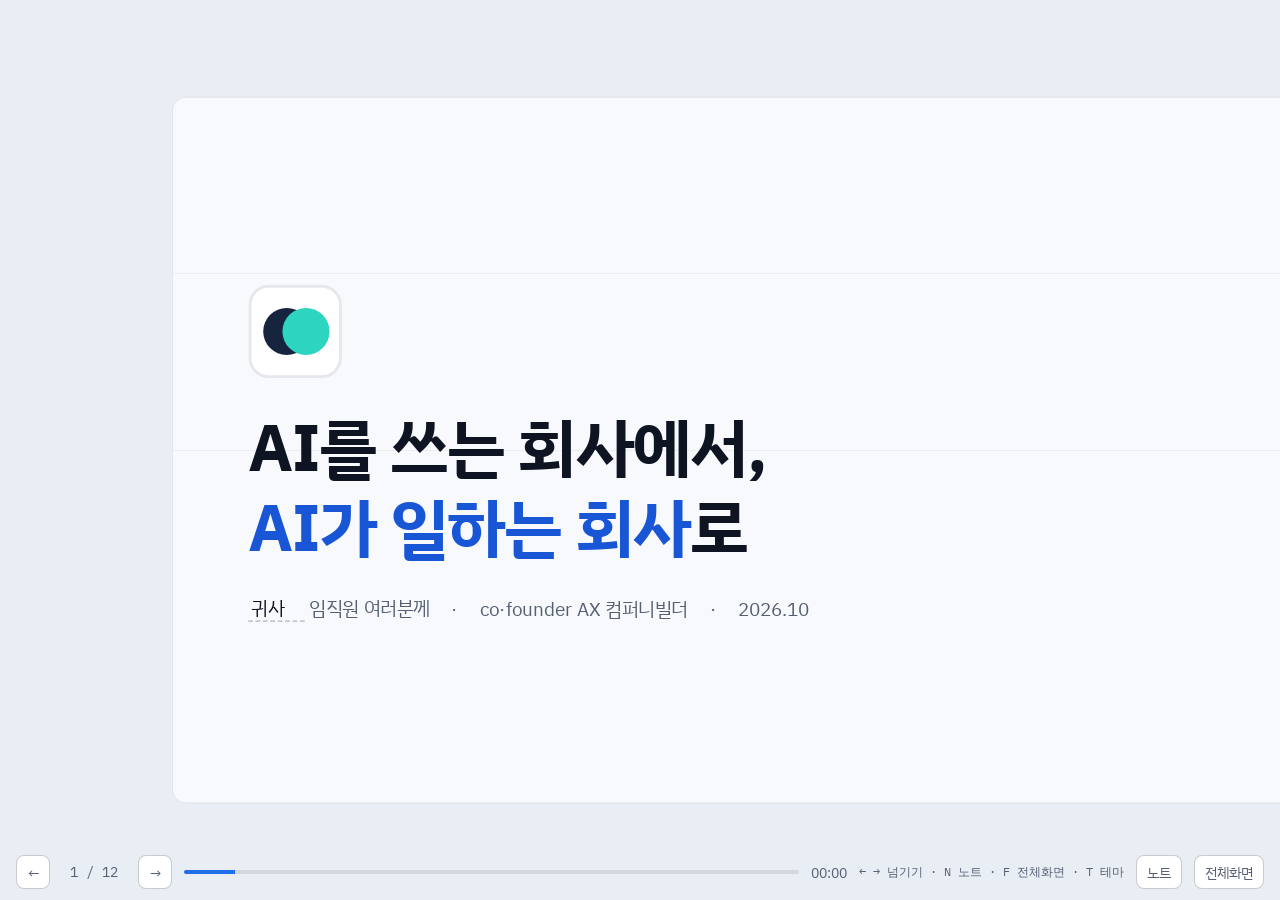
<file: deck/dodam-ax.html>
<!doctype html>
<html lang="ko">
<head>
<meta charset="utf-8">
<meta name="viewport" content="width=device-width, initial-scale=1, viewport-fit=cover">
<title>co·founder AX 소개 덱</title>
<link rel="preconnect" href="https://fonts.googleapis.com">
<link rel="preconnect" href="https://fonts.gstatic.com" crossorigin>
<link rel="stylesheet" href="https://fonts.googleapis.com/css2?family=IBM+Plex+Mono:wght@400;500;600&family=IBM+Plex+Sans+KR:wght@400;500;600;700&family=Noto+Serif+KR:wght@700;900&display=swap">
<style>
/* Layout concept: 16:9 무대(1600×900)를 화면에 맞춰 축소·확대한다. 홈페이지와 같은 레인 문법
   (사람 · AI 에이전트 · 코드·크론)을 슬라이드 배경과 도담 결정지도 애니메이션에 그대로 쓴다. */
:root {
  --bg: #e9edf4;
  --stage: #f7f9fc;
  --panel: #ffffff;
  --panel-2: #eef2f8;
  --line: rgba(14, 20, 34, 0.10);
  --line-strong: rgba(14, 20, 34, 0.22);
  --fg: #0e1422;
  --muted: #566074;
  --brand: #1f6feb;
  --brand-strong: #1856d6;
  --brand-soft: rgba(31, 111, 235, 0.10);
  --human: #b8620a;
  --human-soft: rgba(214, 125, 20, 0.13);
  --agent: #1f6feb;
  --agent-soft: rgba(31, 111, 235, 0.12);
  --machine: #0f8a60;
  --machine-soft: rgba(15, 138, 96, 0.12);
  --mk-bg: #ffffff; --mk-line: #e4e8ed; --mk-a: #16243d; --mk-b: #2dd4bf;
  --f-display: "IBM Plex Sans KR", "Apple SD Gothic Neo", "Malgun Gothic", system-ui, sans-serif;
  --f-mono: "IBM Plex Mono", ui-monospace, Menlo, monospace;
  --f-mark: "Noto Serif KR", "Nanum Myeongjo", Georgia, serif;
  color-scheme: light;
}
:root[data-theme="dark"] {
  --bg: #0a0d14;
  --stage: #0d1119;
  --panel: #131927;
  --panel-2: #182032;
  --line: rgba(233, 237, 245, 0.10);
  --line-strong: rgba(233, 237, 245, 0.22);
  --fg: #e9edf5;
  --muted: #98a2b6;
  --brand: #4f8cff;
  --brand-strong: #79a8ff;
  --brand-soft: rgba(79, 140, 255, 0.14);
  --human: #f2a54a;
  --human-soft: rgba(242, 165, 74, 0.15);
  --agent: #4f8cff;
  --agent-soft: rgba(79, 140, 255, 0.17);
  --machine: #33c595;
  --machine-soft: rgba(51, 197, 149, 0.16);
  --mk-bg: #16243d;
  --mk-line: #2a3a5a;
  --mk-a: #ffffff;
  --mk-b: #2dd4bf;
  color-scheme: dark;
}

* { box-sizing: border-box; }
[hidden] { display: none !important; }
html, body { height: 100%; }
body {
  margin: 0; background: var(--bg); color: var(--fg);
  font-family: var(--f-display); word-break: keep-all; overflow: hidden;
  -webkit-font-smoothing: antialiased;
}
h1, h2, h3, p { margin: 0; }
h1, h2, h3 { text-wrap: balance; letter-spacing: -0.025em; }
button { font: inherit; color: inherit; }
:focus-visible { outline: 2px solid var(--brand); outline-offset: 3px; border-radius: 6px; }

/* ---------- 무대 ---------- */
.viewport { position: fixed; inset: 0; display: grid; place-items: center; padding-bottom: 56px; }
.stage {
  width: 1600px; height: 900px; flex: none; position: relative; overflow: hidden;
  background: var(--stage); border: 1px solid var(--line); border-radius: 18px;
  transform-origin: center center;
}
.slide { position: absolute; inset: 0; padding: 72px 96px 64px; display: flex; flex-direction: column; visibility: hidden; opacity: 0; transition: opacity .35s ease; }
.slide.active { visibility: visible; opacity: 1; }
/* 레인 배경 문법: 아주 옅은 가로 레인 */
.slide::before {
  content: ""; position: absolute; inset: 0; pointer-events: none;
  background: repeating-linear-gradient(180deg, transparent 0 224px, var(--line) 224px 225px);
  opacity: .5;
}
.slide > * { position: relative; }

.top { display: flex; align-items: center; justify-content: space-between; margin-bottom: 40px; }
.chapter { font-family: var(--f-mono); font-size: 18px; letter-spacing: .08em; color: var(--brand-strong); text-transform: uppercase; }
.brand { display: inline-flex; align-items: center; gap: 10px; }
.mark { width: 30px; height: 30px; }
.mark .b0 { fill: var(--mk-bg); stroke: var(--mk-line); stroke-width: 3; }
.mark .b1 { fill: var(--mk-a); }
.mark .b2 { fill: var(--mk-b); }
.word { font-family: var(--f-mark); font-weight: 900; font-size: 22px; }

.h1 { font-size: 64px; line-height: 1.22; font-weight: 700; }
.h2 { font-size: 52px; line-height: 1.25; font-weight: 700; }
.lead { font-size: 26px; line-height: 1.6; color: var(--muted); max-width: 30em; }
.hl { color: var(--brand-strong); }
.hm { color: var(--machine); }
.hh { color: var(--human); }
.src { font-family: var(--f-mono); font-size: 15px; color: var(--muted); margin-top: auto; }
.num { font-variant-numeric: tabular-nums; }

/* 단계 등장 */
[data-step] { opacity: 0; transform: translateY(14px); transition: opacity .45s ease, transform .45s ease; }
[data-step].in { opacity: 1; transform: none; }

/* ---------- 1 표지 ---------- */
.cover { justify-content: center; gap: 36px; }
.cover .bigmark { width: 120px; height: 120px; }
.cover .bigmark .b1, .cover .bigmark .b2 { transform-box: fill-box; transform-origin: center; animation: drift 1.2s cubic-bezier(.2,.8,.2,1) both; }
.cover .bigmark .b1 { --dx: -22px; }
.cover .bigmark .b2 { --dx: 22px; animation-delay: .05s; }
@keyframes drift { from { transform: translateX(var(--dx)); opacity: .2; } to { transform: none; opacity: 1; } }
.cover .h1 { font-size: 84px; }
.cover .meta { display: flex; gap: 28px; align-items: center; font-size: 24px; color: var(--muted); }
.client { color: var(--fg); border-bottom: 2px dashed var(--line-strong); padding: 0 4px; outline: none; min-width: 3em; display: inline-block; }
.client:focus { border-bottom-color: var(--brand); }

/* ---------- 2 훅 ---------- */
.hook-q { font-size: 30px; color: var(--muted); margin-bottom: 18px; }
.stats3 { display: grid; grid-template-columns: repeat(3, 1fr); gap: 28px; margin-top: 52px; }
.stat { padding: 34px 32px; border-top: 3px solid var(--line-strong); }
.stat b { display: block; font-size: 112px; line-height: 1; font-weight: 700; letter-spacing: -0.04em; }
.stat span { display: block; font-size: 23px; line-height: 1.5; color: var(--muted); margin-top: 16px; }
.stat.key { border-top-color: var(--brand); }
.stat.key b { color: var(--brand-strong); }

/* ---------- 3 AX란 ---------- */
.flows { display: grid; gap: 22px; margin-top: 44px; }
.flow { display: grid; grid-template-columns: 200px 1fr; align-items: center; gap: 28px; padding: 26px 30px; border-radius: 16px; background: var(--panel); border: 1px solid var(--line); }
.flow .tag { font-size: 26px; font-weight: 700; }
.flow .tag small { display: block; font-size: 17px; font-weight: 500; color: var(--muted); margin-top: 4px; }
.chain { display: flex; align-items: center; gap: 12px; flex-wrap: wrap; }
.pill { font-size: 21px; padding: 10px 20px; border-radius: 999px; border: 1px solid var(--line-strong); background: var(--panel-2); white-space: nowrap; }
.pill.h { border-color: var(--human); background: var(--human-soft); }
.pill.a { border-color: var(--agent); background: var(--agent-soft); }
.pill.m { border-color: var(--machine); background: var(--machine-soft); }
.pill.add { border-style: dashed; color: var(--muted); }
.arr { color: var(--muted); font-size: 22px; }
.flow.ax { border-color: var(--brand); }
.levels { display: grid; grid-template-columns: repeat(3, 1fr); gap: 20px; margin-top: 30px; }
.lv { padding: 22px 24px; border-radius: 14px; border: 1px solid var(--line); }
.lv .k { font-family: var(--f-mono); font-size: 16px; color: var(--muted); }
.lv h3 { font-size: 30px; margin: 6px 0 8px; }
.lv p { font-size: 19px; color: var(--muted); line-height: 1.5; }
.lv .bar { height: 8px; border-radius: 4px; background: var(--line); margin-top: 16px; overflow: hidden; }
.lv .bar i { display: block; height: 100%; background: var(--brand); width: 0; transition: width 1s ease .2s; }
.lv.done .bar i { width: var(--w); }
.lv.goal { border-color: var(--brand); background: var(--brand-soft); }

/* ---------- 4 팀 ---------- */
.proof { display: grid; grid-template-columns: repeat(3, 1fr); gap: 24px; margin-top: 40px; }
.proof div { padding: 22px 0; border-top: 2px solid var(--line-strong); }
.proof b { font-size: 76px; font-weight: 700; letter-spacing: -0.03em; line-height: 1; }
.proof span { display: block; font-size: 21px; color: var(--muted); margin-top: 10px; }
.team { display: grid; grid-template-columns: 1fr 1fr; gap: 28px; margin-top: 44px; }
.person { display: grid; grid-template-columns: 96px 1fr; gap: 24px; padding: 28px; border-radius: 16px; background: var(--panel); border: 1px solid var(--line); }
.avatar { width: 96px; height: 96px; border-radius: 24px; display: grid; place-items: center; font-size: 36px; font-weight: 700; }
.avatar.dev { background: var(--machine-soft); color: var(--machine); }
.avatar.biz { background: var(--human-soft); color: var(--human); }
.person .role { font-family: var(--f-mono); font-size: 16px; color: var(--muted); }
.person h3 { font-size: 34px; margin: 4px 0 10px; }
.person p { font-size: 20px; line-height: 1.55; color: var(--muted); }
.chips { display: flex; flex-wrap: wrap; gap: 8px; margin-top: 14px; }
.chips span { font-size: 16px; padding: 5px 12px; border-radius: 8px; background: var(--panel-2); border: 1px solid var(--line); }

/* ---------- 5 방법 ---------- */
.method { display: grid; grid-template-columns: 1fr 1.05fr; gap: 56px; align-items: center; flex: 1; }
.eq { display: grid; gap: 18px; margin-top: 36px; }
.eq .row { display: grid; grid-template-columns: 64px 1fr; gap: 20px; align-items: center; padding: 22px 26px; border-radius: 16px; background: var(--panel); border: 1px solid var(--line); }
.eq .op { font-size: 44px; font-weight: 700; color: var(--muted); text-align: center; }
.eq h3 { font-size: 30px; }
.eq p { font-size: 19px; color: var(--muted); margin-top: 6px; line-height: 1.5; }
.eq .row.sum { border-color: var(--brand); background: var(--brand-soft); }
.shot { border-radius: 16px; border: 1px solid var(--line-strong); background: var(--panel); padding: 14px; }
.shot img { display: block; width: 100%; height: 520px; object-fit: contain; border-radius: 10px; background: #fff; }
.shot figcaption { font-size: 17px; color: var(--muted); margin-top: 12px; }

/* ---------- 6 통제권 ---------- */
.ctrl { display: grid; grid-template-columns: 1fr 520px; gap: 56px; align-items: center; flex: 1; }
.rules { display: grid; gap: 18px; margin-top: 36px; }
.rule { display: grid; grid-template-columns: 52px 1fr; gap: 18px; align-items: start; }
.rule i { width: 52px; height: 52px; border-radius: 14px; display: grid; place-items: center; font-style: normal; font-size: 24px; font-weight: 700; background: var(--human-soft); color: var(--human); }
.rule h3 { font-size: 28px; }
.rule p { font-size: 20px; color: var(--muted); margin-top: 4px; line-height: 1.5; }
.loop svg { width: 100%; height: auto; display: block; }
.loop .ring { fill: none; stroke: var(--line-strong); stroke-width: 2; }
.loop .ring2 { fill: none; stroke: var(--line); stroke-width: 1.5; stroke-dasharray: 4 6; }
.loop .arc { fill: none; stroke: var(--brand); stroke-width: 3; }
.loop .hub { fill: var(--brand); }
.loop .dot { fill: var(--machine); }
.loop .spin { transform-origin: 210px 190px; animation: spin 6s linear infinite; }
@keyframes spin { to { transform: rotate(360deg); } }
.loop .lm rect { fill: var(--mk-bg); stroke: var(--mk-line); stroke-width: 2; }
.loop .lm .a { fill: var(--mk-a); }
.loop .lm .b { fill: var(--mk-b); }
.loop .p rect { stroke-width: 1.5; }
.loop .p text { font-family: var(--f-display); font-size: 15px; font-weight: 600; fill: var(--fg); }
.loop .p-ai rect { fill: var(--agent-soft); stroke: var(--agent); }
.loop .p-m rect { fill: var(--machine-soft); stroke: var(--machine); }
.loop .p-h rect { fill: var(--human-soft); stroke: var(--human); }
.diff { display: grid; grid-template-columns: repeat(4, 1fr); gap: 0; margin-top: 40px; border-top: 1px solid var(--line-strong); }
.diff div { padding: 16px 18px 0 0; font-size: 18px; color: var(--muted); line-height: 1.45; }
.diff b { display: block; font-size: 19px; color: var(--fg); margin-bottom: 4px; }
.diff .us b { color: var(--brand-strong); }

/* ---------- 7 도담 Before ---------- */
.case-head { display: flex; align-items: baseline; gap: 22px; }
.case-head .co { font-family: var(--f-mark); font-weight: 900; font-size: 30px; }
.case-head .sub { font-size: 22px; color: var(--muted); }
.before { display: grid; grid-template-columns: 420px 1fr; gap: 56px; margin-top: 40px; flex: 1; }
.big-before b { display: block; font-size: 128px; line-height: 1; font-weight: 700; letter-spacing: -0.04em; color: var(--human); }
.big-before span { display: block; font-size: 24px; color: var(--muted); margin-top: 14px; }
.big-before p { font-size: 24px; line-height: 1.6; margin-top: 36px; }
.areas { display: grid; grid-template-columns: repeat(3, 1fr); gap: 16px; align-content: start; }
.area { padding: 20px 22px; border-radius: 14px; background: var(--human-soft); border: 1px solid color-mix(in srgb, var(--human) 45%, transparent); }
.area h3 { font-size: 24px; }
.area p { font-size: 18px; color: var(--muted); margin-top: 8px; line-height: 1.5; }
.area .who { font-family: var(--f-mono); font-size: 14px; color: var(--human); margin-top: 12px; display: block; }

/* ---------- 8 이익식 ---------- */
.formula { display: flex; align-items: stretch; gap: 14px; margin-top: 56px; flex-wrap: nowrap; }
.formula .tok { font-size: 64px; font-weight: 300; color: var(--muted); align-self: center; }
.term { flex: 1; padding: 26px 24px; border-radius: 16px; border: 1px solid var(--line-strong); background: var(--panel); }
.term .t { font-family: var(--f-mono); font-size: 15px; color: var(--muted); }
.term h3 { font-size: 34px; margin: 8px 0 14px; }
.term ul { margin: 0; padding: 0; list-style: none; display: grid; gap: 8px; }
.term li { font-size: 18px; color: var(--muted); padding-left: 16px; position: relative; }
.term li::before { content: ""; position: absolute; left: 0; top: .6em; width: 7px; height: 7px; border-radius: 2px; background: var(--line-strong); }
.term.rev { border-top: 4px solid var(--brand); }
.term.cost { border-top: 4px solid var(--human); }
.profit-note { margin-top: 44px; font-size: 26px; line-height: 1.6; max-width: 36em; }

/* ---------- 9 결정지도 ---------- */
.map-top { display: flex; align-items: flex-end; justify-content: space-between; gap: 24px; }
.modes { display: flex; gap: 8px; background: var(--panel); border: 1px solid var(--line); padding: 6px; border-radius: 14px; }
.modes button { border: 0; background: transparent; padding: 10px 18px; border-radius: 10px; font-size: 18px; cursor: pointer; color: var(--muted); }
.modes button[aria-pressed="true"] { background: var(--brand); color: #fff; }
.map { position: relative; height: 540px; margin-top: 26px; }
.lane { position: absolute; left: 0; right: 0; height: 128px; border-top: 1px solid var(--line); }
.lane .ln { position: absolute; left: 0; top: 10px; width: 104px; font-size: 18px; font-weight: 600; }
.lane .ln small { display: block; font-family: var(--f-mono); font-size: 13px; font-weight: 400; color: var(--muted); margin-top: 2px; }
.lane.l-ceo .ln, .lane.l-ops .ln { color: var(--human); }
.lane.l-ai .ln { color: var(--agent); }
.lane.l-code .ln { color: var(--machine); }
.lane.l-code { background: linear-gradient(90deg, var(--machine-soft), transparent 70%); }
.colhead { position: absolute; top: -30px; font-family: var(--f-mono); font-size: 14px; color: var(--muted); }
.cell {
  position: absolute; height: 32px; padding: 0 8px; border-radius: 8px; font-size: 14px; line-height: 30px;
  white-space: nowrap; overflow: hidden; text-overflow: ellipsis; border: 1px solid;
  transition: top .9s cubic-bezier(.3,.8,.2,1), left .9s cubic-bezier(.3,.8,.2,1), background-color .5s, border-color .5s, opacity .3s, box-shadow .3s;
}
.cell.h { background: var(--human-soft); border-color: color-mix(in srgb, var(--human) 60%, transparent); }
.cell.a { background: var(--agent-soft); border-color: var(--agent); }
.cell.m { background: var(--machine-soft); border-color: color-mix(in srgb, var(--machine) 70%, transparent); }
.map.dim .cell { opacity: .22; }
.map.dim .cell.on { opacity: 1; }
.cell.next { box-shadow: 0 0 0 3px var(--brand); animation: pulse 1.6s ease-in-out infinite; }
@keyframes pulse { 50% { box-shadow: 0 0 0 7px var(--brand-soft); } }
.map-foot { display: flex; align-items: center; justify-content: space-between; gap: 24px; margin-top: 8px; }
.terms { display: flex; gap: 8px; flex-wrap: wrap; }
.terms button { border: 1px solid var(--line-strong); background: transparent; padding: 8px 14px; border-radius: 999px; font-size: 16px; cursor: pointer; color: var(--muted); }
.terms button[aria-pressed="true"] { border-color: var(--brand); color: var(--fg); background: var(--brand-soft); }
.tally { display: flex; gap: 22px; font-size: 18px; }
.tally b { font-size: 26px; }
.map-msg { font-size: 22px; min-height: 1.5em; }

/* ---------- 10 여정 ---------- */
.journey { display: grid; grid-template-columns: repeat(4, 1fr); gap: 18px; margin-top: 50px; position: relative; }
.journey::before { content: ""; position: absolute; left: 0; right: 0; top: 23px; height: 2px; background: var(--line-strong); }
.stage-x { position: relative; }
.stage-x .dot { width: 48px; height: 48px; border-radius: 50%; display: grid; place-items: center; font-family: var(--f-mono); font-size: 18px; font-weight: 600; border: 2px solid; background: var(--stage); }
.stage-x.s-use .dot { border-color: var(--human); color: var(--human); }
.stage-x.s-chg .dot { border-color: var(--machine); color: var(--machine); }
.stage-x.s-ai .dot { border-color: var(--agent); color: var(--agent); }
.stage-x.s-next .dot { border-color: var(--brand); color: var(--brand); border-style: dashed; }
.stage-x .lvl { font-family: var(--f-mono); font-size: 15px; color: var(--muted); margin-top: 22px; }
.stage-x h3 { font-size: 30px; margin: 6px 0 12px; }
.stage-x p { font-size: 19px; color: var(--muted); line-height: 1.55; }
.stage-x .ev { margin-top: 14px; display: flex; flex-wrap: wrap; gap: 6px; }
.stage-x .ev span { font-size: 15px; padding: 4px 10px; border-radius: 7px; border: 1px solid var(--line); background: var(--panel); }
.stage-x.s-next { padding: 0 0 0 0; }
.stage-x.s-next h3 { color: var(--brand-strong); }
.callout { margin-top: 64px; padding: 22px 28px; border-radius: 16px; border: 1px solid var(--brand); background: var(--brand-soft); font-size: 23px; line-height: 1.55; }

/* ---------- 11 After ---------- */
.after { display: grid; grid-template-columns: 560px 1fr; gap: 64px; flex: 1; margin-top: 30px; }
.bars { display: flex; align-items: flex-end; gap: 60px; height: 520px; padding: 0 20px; border-bottom: 2px solid var(--line-strong); }
.bar-col { flex: none; display: flex; flex-direction: column; align-items: center; justify-content: flex-end; height: 100%; gap: 12px; width: 180px; }
.bar-col .v { font-size: 30px; font-weight: 700; }
.bar-col .b { width: 100%; border-radius: 10px 10px 0 0; height: 0; transition: height 1.4s cubic-bezier(.2,.8,.2,1); }
.bar-col.before .b { background: var(--human); }
.bar-col.after .b { background: var(--machine); }
.bar-col .l { font-size: 20px; color: var(--muted); padding-bottom: 14px; }
.bars-cap { display: flex; gap: 60px; padding: 12px 20px 0; font-size: 18px; color: var(--muted); }
.bars-cap span { width: 180px; text-align: center; }
.kpis { display: grid; gap: 22px; align-content: center; }
.kpi { padding: 22px 0; border-top: 1px solid var(--line-strong); display: grid; grid-template-columns: 230px 1fr; gap: 24px; align-items: baseline; }
.kpi b { font-size: 72px; font-weight: 700; letter-spacing: -0.03em; line-height: 1; }
.kpi .kc { font-style: normal; }
.kpi > span { font-size: 22px; color: var(--muted); line-height: 1.5; }

/* ---------- 12 클로징 ---------- */
.close { display: grid; grid-template-columns: 1fr 1fr; gap: 56px; flex: 1; margin-top: 10px; }
.ask { padding: 34px; border-radius: 18px; background: var(--panel); border: 1px solid var(--brand); display: flex; flex-direction: column; }
.ask .q { font-size: 40px; font-weight: 700; line-height: 1.3; }
.ask ol { margin: 26px 0 0; padding: 0; list-style: none; display: grid; gap: 10px; counter-reset: a; }
.ask li { counter-increment: a; display: grid; grid-template-columns: 40px 1fr; gap: 12px; align-items: center; }
.ask li::before { content: counter(a); font-family: var(--f-mono); color: var(--human); font-size: 20px; }
.ask input { width: 100%; font: inherit; font-size: 22px; padding: 10px 14px; border-radius: 10px; border: 1px solid var(--line-strong); background: var(--panel-2); color: var(--fg); }
.ask .hint { margin-top: auto; font-size: 17px; color: var(--muted); padding-top: 18px; }
.steps { display: grid; gap: 16px; margin-top: 26px; }
.stp { display: grid; grid-template-columns: 120px 1fr; gap: 20px; padding: 20px 0; border-top: 1px solid var(--line-strong); }
.stp .w { font-family: var(--f-mono); font-size: 18px; color: var(--brand-strong); padding-top: 4px; }
.stp h3 { font-size: 28px; }
.stp p { font-size: 19px; color: var(--muted); margin-top: 4px; line-height: 1.5; }
.contact { margin-top: 26px; font-size: 22px; display: flex; gap: 24px; align-items: center; }
.contact code { font-family: var(--f-mono); font-size: 22px; user-select: all; }

/* ---------- 컨트롤 ---------- */
.bar-ctl {
  position: fixed; left: 0; right: 0; bottom: 0; height: 56px; display: flex; align-items: center; gap: 12px;
  padding: 0 16px calc(env(safe-area-inset-bottom, 0px)); color: var(--muted); font-size: 14px;
}
.bar-ctl .prog { flex: 1; height: 4px; border-radius: 2px; background: var(--line); overflow: hidden; }
.bar-ctl .prog i { display: block; height: 100%; width: 0; background: var(--brand); transition: width .3s; }
.bar-ctl button { border: 1px solid var(--line-strong); background: var(--panel); border-radius: 8px; height: 34px; min-width: 34px; padding: 0 10px; cursor: pointer; font-size: 14px; }
.bar-ctl .cnt { font-family: var(--f-mono); min-width: 64px; text-align: center; }
.bar-ctl .keys { font-family: var(--f-mono); font-size: 12px; }
@media (max-width: 720px) { .bar-ctl .keys { display: none; } }

.notes {
  position: fixed; right: 16px; bottom: 68px; width: min(440px, calc(100vw - 32px)); max-height: 60vh; overflow: auto;
  background: var(--panel); border: 1px solid var(--line-strong); border-radius: 14px; padding: 18px 20px; z-index: 5;
  font-size: 15px; line-height: 1.65; box-shadow: 0 12px 40px rgba(0,0,0,.35);
}
.notes .nh { display: flex; justify-content: space-between; font-family: var(--f-mono); font-size: 13px; color: var(--muted); margin-bottom: 10px; }
.notes ul { margin: 0; padding-left: 18px; }
.notes li + li { margin-top: 6px; }
.notes .warn { color: var(--human); }

@media (prefers-reduced-motion: reduce) {
  *, *::before, *::after { animation: none !important; transition: none !important; }
}
</style>
</head>
<body>
<div class="viewport" id="vp">
<div class="stage" id="stage" role="region" aria-roledescription="프레젠테이션" aria-label="co·founder AX 소개">

<!-- 1 표지 -->
<section class="slide cover" data-time="20" data-notes="인사 후 한 문장으로 시작합니다. &quot;오늘 10분 동안 AI를 쓰는 회사와 AI가 일하는 회사가 어떻게 다른지, 실제 7년 거래처 사례로 보여드리겠습니다.&quot;|고객사명은 표지의 점선 부분을 클릭해 바로 고칠 수 있습니다(브라우저에 저장).">
  <svg class="mark bigmark" viewBox="0 0 100 100" aria-hidden="true"><rect class="b0" x="2" y="2" width="96" height="96" rx="20"/><circle class="b1" cx="41" cy="50" r="25"/><circle class="b2" cx="61.4" cy="50" r="25"/></svg>
  <h1 class="h1">AI를 쓰는 회사에서,<br><span class="hl">AI가 일하는 회사</span>로</h1>
  <div class="meta">
    <span><span class="client" id="client" contenteditable="true" spellcheck="false" aria-label="고객사명">귀사</span> 임직원 여러분께</span>
    <span>·</span><span>co·founder AX 컴퍼니빌더</span><span>·</span><span class="num">2026.10</span>
  </div>
</section>

<!-- 2 훅 -->
<section class="slide" data-time="40" data-notes="질문을 던지고 손을 들게 합니다. &quot;업무에 AI 쓰시는 분 손 한번 들어주세요.&quot; → &quot;그럼 AI 덕분에 매출이나 이익이 숫자로 바뀐 분은요?&quot;|→ 키를 누를 때마다 숫자가 하나씩 나옵니다. 95%가 핵심입니다.|출처: MIT NANDA, The GenAI Divide: State of AI in Business 2025.">
  <div class="top"><span class="chapter">Opening</span><span class="brand"><svg class="mark" viewBox="0 0 100 100" aria-hidden="true"><rect class="b0" x="2" y="2" width="96" height="96" rx="20"/><circle class="b1" cx="41" cy="50" r="25"/><circle class="b2" cx="61.4" cy="50" r="25"/></svg><span class="word">co·founder</span></span></div>
  <p class="hook-q">AI, 다들 쓰고 계시죠?</p>
  <h2 class="h2">그런데 AI 덕분에 <span class="hl">이익이 숫자로</span> 바뀌었나요?</h2>
  <div class="stats3">
    <div class="stat key" data-step="1"><b class="num" data-count="95" data-suffix="%">95%</b><span>생성형 AI에 투자하고도<br>측정 가능한 수익을 못 얻은 조직</span></div>
    <div class="stat" data-step="2"><b class="num" data-count="5" data-suffix="%">5%</b><span>실제 가치를 만든<br>AI 파일럿</span></div>
    <div class="stat" data-step="3"><b class="num" data-count="90" data-suffix="%">90%</b><span>AI를 회사 시스템이 아니라<br>개인 도구로만 쓰는 기업</span></div>
  </div>
  <p class="src">출처: MIT NANDA, The GenAI Divide: State of AI in Business, 2025</p>
</section>

<!-- 3 AX란 -->
<section class="slide" data-time="50" data-notes="두 줄의 차이를 손으로 짚어 줍니다. 위는 도구만 더한 것, 아래는 판단 자리가 바뀐 것.|AX 3단계(사용·변경·결정) 중 대부분 회사는 '사용'에 머뭅니다. 우리가 말하는 AX는 '결정'까지 가는 것.|직원분들께: '사람은 예외만'이 포인트. 일을 뺏는 게 아니라 반복 판단을 덜어내는 것.">
  <div class="top"><span class="chapter">01 · co·founder 소개</span><span class="brand"><svg class="mark" viewBox="0 0 100 100" aria-hidden="true"><rect class="b0" x="2" y="2" width="96" height="96" rx="20"/><circle class="b1" cx="41" cy="50" r="25"/><circle class="b2" cx="61.4" cy="50" r="25"/></svg><span class="word">co·founder</span></span></div>
  <h2 class="h2">AX는 AI 도구를 몇 개 쓰느냐가 아니라,<br><span class="hl">AI가 스스로 일을 하는 것</span>입니다</h2>
  <div class="flows">
    <div class="flow">
      <div class="tag">AI 도입<small>업무 방식은 그대로</small></div>
      <div class="chain"><span class="pill h">접수</span><span class="arr">→</span><span class="pill h">검토</span><span class="arr">→</span><span class="pill h">승인</span><span class="arr">→</span><span class="pill h">실행</span><span class="pill add">+ AI 도구</span></div>
    </div>
    <div class="flow ax" data-step="1">
      <div class="tag hl">AX<small>판단하는 자리가 바뀜</small></div>
      <div class="chain"><span class="pill m">입력</span><span class="arr">→</span><span class="pill a">AI 판단</span><span class="arr">→</span><span class="pill h">사람은 예외만</span><span class="arr">→</span><span class="pill m">실행</span><span class="arr">→</span><span class="pill m">기록·개선</span></div>
    </div>
  </div>
  <div class="levels" data-step="2" id="levels">
    <div class="lv"><span class="k">① 사용</span><h3>AI로 만든 시스템을 사람이 씀</h3><p>대부분 회사가 여기까지 옵니다</p><div class="bar"><i style="--w:90%"></i></div></div>
    <div class="lv"><span class="k">② 변경</span><h3>반복 흐름을 코드가 이어받음</h3><p>사람이 시켜야 움직입니다</p><div class="bar"><i style="--w:35%"></i></div></div>
    <div class="lv goal"><span class="k">③ 결정</span><h3>AI가 판단하고 운영함</h3><p>co·founder가 가려는 곳</p><div class="bar"><i style="--w:8%"></i></div></div>
  </div>
</section>

<!-- 4 팀 -->
<section class="slide" data-time="40" data-notes="숫자는 빠르게 지나갑니다. 핵심은 '개발 + 사업' 두 사람이 같이 들어간다는 것.|강주원: 개발·운영 총괄. 조기준: 사업·GTM 총괄.|7곳 운영 중, 38건 프로젝트 — 지금도 돌고 있는 시스템을 책임지고 있다는 점을 강조.">
  <div class="top"><span class="chapter">01 · co·founder 소개</span><span class="brand"><svg class="mark" viewBox="0 0 100 100" aria-hidden="true"><rect class="b0" x="2" y="2" width="96" height="96" rx="20"/><circle class="b1" cx="41" cy="50" r="25"/><circle class="b2" cx="61.4" cy="50" r="25"/></svg><span class="word">co·founder</span></span></div>
  <h2 class="h2">개발 전문가와 사업 전문가가 <span class="hl">함께 들어갑니다</span></h2>
  <div class="proof">
    <div><b class="num" data-count="7" data-suffix="년+">7년+</b><span>소프트웨어 개발·운영</span></div>
    <div><b class="num" data-count="7" data-suffix="곳">7곳</b><span>지금 운영 중인 고객사</span></div>
    <div><b class="num" data-count="38" data-suffix="건">38건</b><span>고객사 프로젝트</span></div>
  </div>
  <div class="team">
    <div class="person" data-step="1">
      <div class="avatar dev">강</div>
      <div><span class="role">공동창업자 · 개발 총괄</span><h3>강주원</h3>
        <p>대기업 그룹의 AX를 이끈 AI 엔지니어. 서비스를 MAU 100만·거래액 100억 규모로 키운 경험.</p>
        <div class="chips"><span>MAU 100만</span><span>SI 7년 차</span><span>AI 함대 설계·운영</span></div></div>
    </div>
    <div class="person" data-step="1">
      <div class="avatar biz">조</div>
      <div><span class="role">공동창업자 · 사업 총괄</span><h3>조기준</h3>
        <p>식품 데이터 플랫폼 '엄선' 창업, 엄마 회원 100만 명 규모로 경영. 30억 원 이상 투자 유치.</p>
        <div class="chips"><span>창업 경험</span><span>이마트 식품 바이어</span><span>사업화 GTM</span></div></div>
    </div>
  </div>
</section>

<!-- 5 방법 -->
<section class="slide" data-time="50" data-notes="방법론 한 장. '이익식 + 결정지도 = AX 시스템 지도'.|오른쪽은 co·founder 자사의 실제 지도입니다. 우리 회사부터 이렇게 운영한다는 증거.|다음 장부터 도담푸드 지도를 보여준다고 예고합니다.">
  <div class="top"><span class="chapter">01 · co·founder 소개</span><span class="brand"><svg class="mark" viewBox="0 0 100 100" aria-hidden="true"><rect class="b0" x="2" y="2" width="96" height="96" rx="20"/><circle class="b1" cx="41" cy="50" r="25"/><circle class="b2" cx="61.4" cy="50" r="25"/></svg><span class="word">co·founder</span></span></div>
  <div class="method">
    <div>
      <h2 class="h2">AX는 회사의<br><span class="hl">시스템 지도</span>를 그리는 일에서 시작합니다</h2>
      <div class="eq">
        <div class="row" data-step="1"><span class="op">①</span><div><h3>이익식</h3><p>이익을 만드는 항을 나누고, 항마다 숫자를 움직이는 결정을 찾습니다</p></div></div>
        <div class="row" data-step="2"><span class="op">+</span><div><h3>결정지도</h3><p>그 결정을 지금 누가 내리는지 레인에 놓습니다 (사람 · AI · 코드)</p></div></div>
        <div class="row sum" data-step="3"><span class="op">=</span><div><h3>AX 시스템 지도</h3><p>AI에게 넘길 결정이 곧 AX 개발 범위가 됩니다</p></div></div>
      </div>
    </div>
    <figure class="shot" style="margin:0">
      <img src="assets/systemmap-depth1.webp" alt="co·founder 자사의 실제 AX 시스템 지도 (깊이 1, 이익식)">
      <figcaption>co·founder 자사의 실제 AX 시스템 지도 · 깊이 1 이익식</figcaption>
    </figure>
  </div>
</section>

<!-- 6 통제권 -->
<section class="slide" data-time="40" data-notes="직원분들이 가장 궁금해할 장입니다. 'AI가 내 일을 가져가나?'에 먼저 답합니다.|AI가 판단 못 하는 순간은 바로 사람에게 넘어오고, 모든 판단은 기록됩니다.|아래 줄: 교육·컨설팅·SI와 다른 점은 운영까지 책임진다는 것.">
  <div class="top"><span class="chapter">01 · co·founder 소개</span><span class="brand"><svg class="mark" viewBox="0 0 100 100" aria-hidden="true"><rect class="b0" x="2" y="2" width="96" height="96" rx="20"/><circle class="b1" cx="41" cy="50" r="25"/><circle class="b2" cx="61.4" cy="50" r="25"/></svg><span class="word">co·founder</span></span></div>
  <div class="ctrl">
    <div>
      <h2 class="h2">AI가 일해도,<br>통제권은 항상 <span class="hh">사람에게</span> 있습니다</h2>
      <div class="rules">
        <div class="rule" data-step="1"><i>!</i><div><h3>예외는 즉시 담당자에게</h3><p>판단 기준을 벗어나면 AI가 멈추고 사람에게 넘깁니다</p></div></div>
        <div class="rule" data-step="2"><i>≡</i><div><h3>모든 판단을 기록</h3><p>입력·근거·결과가 남아서 같은 판단을 다시 재현할 수 있습니다</p></div></div>
        <div class="rule" data-step="3"><i>↺</i><div><h3>되돌리기 쉬운 결정부터</h3><p>반복되고, 근거가 분명하고, 복구하기 쉬운 결정부터 옮깁니다</p></div></div>
      </div>
    </div>
    <figure class="loop" style="margin:0" aria-label="AI 판단, 실행, 기록·개선, 사람은 예외만 확인이 도는 순환">
      <svg viewBox="0 0 420 380" role="img">
        <title>AX 운영 순환</title>
        <circle class="ring" cx="210" cy="190" r="140"/>
        <circle class="ring2" cx="210" cy="190" r="100"/>
        <defs><marker id="ah" viewBox="0 0 10 10" refX="8" refY="5" markerWidth="7" markerHeight="7" orient="auto-start-reverse"><path d="M0 0 L10 5 L0 10 z" class="hub"/></marker></defs>
        <path class="arc" d="M 250 56 A 140 140 0 0 1 344 150" marker-end="url(#ah)"/>
        <path class="arc" d="M 344 230 A 140 140 0 0 1 250 324" marker-end="url(#ah)"/>
        <path class="arc" d="M 170 324 A 140 140 0 0 1 76 230" marker-end="url(#ah)"/>
        <path class="arc" d="M 76 150 A 140 140 0 0 1 170 56" marker-end="url(#ah)"/>
        <g class="spin"><circle class="dot" cx="210" cy="50" r="6"/></g>
        <g class="lm"><rect x="164" y="144" width="92" height="92" rx="20"/><circle class="a" cx="201.7" cy="190" r="23"/><circle class="b" cx="220.5" cy="190" r="23"/></g>
        <g class="p p-ai"><rect x="160" y="34" width="100" height="32" rx="16"/><text x="210" y="55" text-anchor="middle">AI 판단</text></g>
        <g class="p p-m"><rect x="310" y="174" width="80" height="32" rx="16"/><text x="350" y="195" text-anchor="middle">실행</text></g>
        <g class="p p-ai"><rect x="155" y="314" width="110" height="32" rx="16"/><text x="210" y="335" text-anchor="middle">기록·개선</text></g>
        <g class="p p-h"><rect x="18" y="174" width="116" height="32" rx="16"/><text x="76" y="195" text-anchor="middle">사람은 예외만</text></g>
      </svg>
    </figure>
  </div>
  <div class="diff" data-step="4">
    <div><b>AI 교육</b>수강·활용률을 셉니다. 운영 책임은 없습니다</div>
    <div><b>AX 컨설팅</b>보고서와 과제 수를 냅니다. 실행은 회사 몫입니다</div>
    <div><b>SI 외주 · AI 앱빌더</b>기능 개발로 끝납니다. 운영은 별도 계약입니다</div>
    <div class="us"><b>co·founder</b>AI로 옮긴 결정의 수를 세고, 에이전트 관제까지 책임집니다</div>
  </div>
</section>

<!-- 7 도담 Before -->
<section class="slide" data-time="40" data-notes="사례 파트 시작. 도담푸드는 반찬 정기구독 커머스, 저희와 7년째 함께하는 고객사입니다.|처음엔 월 매출 200만 원, 대표님과 실무자가 엑셀과 전화로 모든 걸 처리했습니다.|오른쪽 6개 영역은 도담 결정지도의 실제 업무 묶음입니다. 전부 사람이 하던 일.">
  <div class="top"><span class="chapter">02 · AX 전환 사례</span><span class="brand"><svg class="mark" viewBox="0 0 100 100" aria-hidden="true"><rect class="b0" x="2" y="2" width="96" height="96" rx="20"/><circle class="b1" cx="41" cy="50" r="25"/><circle class="b2" cx="61.4" cy="50" r="25"/></svg><span class="word">co·founder</span></span></div>
  <div class="case-head"><span class="co">도담푸드</span><span class="sub">반찬 정기구독 커머스 · dodamfood.kr · co·founder와 7년째</span></div>
  <div class="before">
    <div class="big-before">
      <b class="num">200만</b><span>시작할 때 월 매출 (원)</span>
      <p>식단 짜기부터 주문 마감, 기사 배정, 고객 문의까지.<br><span class="hh">모든 결정을 사람이</span> 엑셀과 전화로 처리했습니다.</p>
    </div>
    <div class="areas">
      <div class="area" data-step="1"><h3>식단·가격</h3><p>이번 달 식단 구성, 식단표 게시, 상품 가격</p><span class="who">사람이 결정</span></div>
      <div class="area" data-step="1"><h3>주문·결제</h3><p>정오 주문 마감, 발주 수량, 갱신 결제, 빈 구독 정리</p><span class="who">사람이 결정</span></div>
      <div class="area" data-step="1"><h3>배송</h3><p>기사 배정, 가방 회수, 배송지 정정</p><span class="who">사람이 결정</span></div>
      <div class="area" data-step="2"><h3>고객 안내·문의</h3><p>정기 안내 발송, 문의 답변, FAQ 관리</p><span class="who">사람이 결정</span></div>
      <div class="area" data-step="2"><h3>리뷰·광고</h3><p>리뷰 확인과 대응, 광고 예산과 성과 측정</p><span class="who">사람이 결정</span></div>
      <div class="area" data-step="2"><h3>개발 요청</h3><p>무엇을 바꿀지 정하고 요청하기</p><span class="who">사람이 결정</span></div>
    </div>
  </div>
</section>

<!-- 8 이익식 -->
<section class="slide" data-time="40" data-notes="도담의 이익을 4개 항으로 나눕니다. 어떤 회사든 이 식으로 시작합니다.|각 항 아래는 그 숫자를 움직이는 실제 결정들(도담 지도의 칸)입니다.|'귀사의 이익식도 이렇게 4~5개 항으로 나눌 수 있습니다' 라고 연결.">
  <div class="top"><span class="chapter">02 · AX 전환 사례</span><span class="brand"><svg class="mark" viewBox="0 0 100 100" aria-hidden="true"><rect class="b0" x="2" y="2" width="96" height="96" rx="20"/><circle class="b1" cx="41" cy="50" r="25"/><circle class="b2" cx="61.4" cy="50" r="25"/></svg><span class="word">co·founder</span></span></div>
  <h2 class="h2">먼저 도담의 <span class="hl">이익식</span>을 나눴습니다</h2>
  <div class="formula">
    <span class="tok">(</span>
    <div class="term rev" data-step="1"><span class="t">수익 항</span><h3>주문 수</h3><ul><li>이번 달 식단 구성</li><li>정기 안내 발송</li><li>리뷰·광고 대응</li></ul></div>
    <span class="tok">×</span>
    <div class="term rev" data-step="1"><span class="t">수익 항</span><h3>주문당 수익</h3><ul><li>상품 가격</li><li>갱신 결제</li></ul></div>
    <span class="tok">)</span><span class="tok">−</span><span class="tok">(</span>
    <div class="term cost" data-step="2"><span class="t">비용 항</span><h3>운영 시간</h3><ul><li>주문 마감·구독 정리</li><li>문의 답변·FAQ</li><li>배송지 정정</li></ul></div>
    <span class="tok">+</span>
    <div class="term cost" data-step="2"><span class="t">비용 항</span><h3>원가·배송비</h3><ul><li>발주 수량·원가</li><li>기사 배정</li><li>가방 회수</li></ul></div>
    <span class="tok">)</span>
  </div>
  <p class="profit-note" data-step="3">항마다 숫자를 움직이는 결정이 있습니다. <span class="hl">그 결정을 지금 누가 내리는지</span> 지도에 놓으면, AI에게 넘길 곳이 보입니다.</p>
</section>

<!-- 9 결정지도 -->
<section class="slide" id="s-map" data-time="60" data-notes="이 장이 하이라이트입니다. → 키 또는 위 버튼으로 [전환 전 → 지금 → 다음 후보] 순서로 넘깁니다.|칸이 사람 레인(주황)에서 코드·크론 레인(초록)으로 내려가는 걸 보여줍니다.|아래 이익 항 버튼을 누르면 그 항에 걸린 칸만 강조됩니다.|실데이터: 도담 결정지도 전체 55칸 중 30칸을 코드·AI가 받치고, 25칸은 아직 사람이 쥐고 있습니다(2026-10-01 조회). 화면에는 대표 칸 22개만 그렸습니다.">
  <div class="top"><span class="chapter">02 · AX 전환 사례</span><span class="brand"><svg class="mark" viewBox="0 0 100 100" aria-hidden="true"><rect class="b0" x="2" y="2" width="96" height="96" rx="20"/><circle class="b1" cx="41" cy="50" r="25"/><circle class="b2" cx="61.4" cy="50" r="25"/></svg><span class="word">co·founder</span></span></div>
  <div class="map-top">
    <h2 class="h2" style="font-size:44px">도담 결정지도: <span id="map-title" class="hh">사람이 모든 결정을 쥐고 있던 때</span></h2>
    <div class="modes" role="group" aria-label="지도 시점">
      <button type="button" data-mode="before" aria-pressed="true">전환 전</button>
      <button type="button" data-mode="now" aria-pressed="false">지금</button>
      <button type="button" data-mode="next" aria-pressed="false">다음 후보</button>
    </div>
  </div>
  <div class="map" id="map" aria-label="도담 결정지도 애니메이션"></div>
  <div class="map-foot">
    <div class="terms" role="group" aria-label="이익 항으로 강조">
      <button type="button" data-term="all" aria-pressed="true">전체</button>
      <button type="button" data-term="orders" aria-pressed="false">주문 수</button>
      <button type="button" data-term="unit" aria-pressed="false">주문당 수익</button>
      <button type="button" data-term="time" aria-pressed="false">운영 시간</button>
      <button type="button" data-term="cost" aria-pressed="false">원가·배송비</button>
    </div>
    <div class="tally"><span class="hh">사람 <b class="num" id="t-h">22</b></span><span style="color:var(--agent)">AI <b class="num" id="t-a">0</b></span><span class="hm">코드·크론 <b class="num" id="t-m">0</b></span></div>
  </div>
  <p class="src">출처: co·founder 도담 결정지도 (2026-10-01 조회) · 전체 55칸 중 대표 22칸 표시 · '전환 전'은 같은 칸을 사람 레인에 되돌려 놓은 재구성</p>
</section>

<!-- 10 여정 -->
<section class="slide" data-time="60" data-notes="7년을 4단계로 요약합니다. 단계 번호는 홈페이지의 AX 3단계(사용·변경·결정)와 같은 말입니다.|④는 솔직하게 말합니다: 1:1 문의는 AI가 답변 초안까지 쓰고, 검토·발송·FAQ 등록은 아직 사람이 합니다. 자동 발송 스위치는 꺼져 있고, 켤지는 대표님이 정합니다.|이게 약점이 아니라 진단의 가치: '어디까지 왔고 무엇이 남았는지 코드에서 확인된다'.">
  <div class="top"><span class="chapter">02 · AX 전환 사례</span><span class="brand"><svg class="mark" viewBox="0 0 100 100" aria-hidden="true"><rect class="b0" x="2" y="2" width="96" height="96" rx="20"/><circle class="b1" cx="41" cy="50" r="25"/><circle class="b2" cx="61.4" cy="50" r="25"/></svg><span class="word">co·founder</span></span></div>
  <h2 class="h2">7년 동안, 결정을 <span class="hl">한 칸씩</span> 옮겼습니다</h2>
  <div class="journey">
    <div class="stage-x s-use" data-step="1"><div class="dot">1</div><p class="lvl">① 사용</p><h3>어드민 구축</h3><p>엑셀 수작업을 걷어내고, 주문·고객을 한 화면에서 봅니다.</p><div class="ev"><span>엑셀 제거</span><span>주문 통합</span></div></div>
    <div class="stage-x s-chg" data-step="2"><div class="dot">2</div><p class="lvl">② 변경</p><h3>운영 자동화</h3><p>정오 마감, 갱신 결제, 기사 배정, 안내 발송을 코드와 크론이 처리합니다.</p><div class="ev"><span>정오 주문 마감</span><span>갱신 결제</span><span>정기 안내 6종</span><span>발송 실패 재시도</span></div></div>
    <div class="stage-x s-ai" data-step="3"><div class="dot">3</div><p class="lvl">② 변경 + AI</p><h3>AI 문의 응대</h3><p>운영정책과 주문 데이터를 읽고 AI가 답변 초안을 씁니다. 실무자가 검토해 보냅니다.</p><div class="ev"><span>답변 초안 생성</span><span>네이버 리뷰 수집</span></div></div>
    <div class="stage-x s-next" data-step="4"><div class="dot">4</div><p class="lvl">③ 결정 · 다음</p><h3>자동 발송 전환</h3><p>초안 검토·승인, FAQ 등록, 자동 발송 전환이 다음 후보입니다. 스위치는 대표님이 쥐고 있습니다.</p><div class="ev"><span>초안 검토·승인</span><span>FAQ 등록</span><span>자동 발송 결정</span></div></div>
  </div>
  <div class="callout" data-step="5">AX는 한 번에 끝나지 않습니다. <b>어디까지 왔고 무엇이 남았는지</b>가 지도와 코드에서 확인되는 것, 그게 진단이 드리는 것입니다.</div>
</section>

<!-- 11 After -->
<section class="slide" id="s-after" data-time="40" data-notes="막대는 실제 비율(50배)로 그렸습니다. 200만 원 막대가 거의 안 보이는 게 포인트.|관리 인원은 그대로. 늘어난 주문을 사람이 아니라 코드와 AI가 받았습니다.|예상 질문 '그게 AX 덕분인가요?' → '매출은 도담 대표님이 키웠고, 저희는 늘어난 주문을 같은 인원으로 처리할 수 있게 결정을 옮겼습니다.'|⚠ 50배 수치: 내부 기록(2026-08-04 운영자 확정)은 30배로 남아 있습니다. 발표 전에 어느 쪽이 맞는지 확인하세요." >
  <div class="top"><span class="chapter">02 · AX 전환 사례</span><span class="brand"><svg class="mark" viewBox="0 0 100 100" aria-hidden="true"><rect class="b0" x="2" y="2" width="96" height="96" rx="20"/><circle class="b1" cx="41" cy="50" r="25"/><circle class="b2" cx="61.4" cy="50" r="25"/></svg><span class="word">co·founder</span></span></div>
  <h2 class="h2">월 매출 <span class="hm">50배</span>, 관리 인원은 그대로</h2>
  <div class="after">
    <div>
      <div class="bars" aria-label="월 매출 막대: 200만 원과 1억 원, 실제 비율">
        <div class="bar-col before"><span class="v num">200만</span><div class="b" data-h="9.6"></div></div>
        <div class="bar-col after"><span class="v num">1억</span><div class="b" data-h="480"></div></div>
      </div>
      <div class="bars-cap"><span>AX 전환 전</span><span>지금</span></div>
    </div>
    <div class="kpis">
      <div class="kpi" data-step="1"><b class="num hm">50×</b><span>월 매출 규모<br>200만 원 → 1억 원</span></div>
      <div class="kpi" data-step="2"><b class="num">동일</b><span>내부 관리 스태프 수</span></div>
      <div class="kpi" data-step="3"><b class="num"><i class="kc" data-count="30">30</i><small style="font-size:36px;color:var(--muted)">/55</small></b><span>결정지도 칸 중 코드·AI가 받치는 칸<br>(자동 보장 칸 17개 중 16개 코드로 확인)</span></div>
    </div>
  </div>
  <p class="src">출처: co·founder 도담 결정지도 검증 (2026-10-01) · 매출 수치는 도담푸드 제공</p>
</section>

<!-- 12 클로징 -->
<section class="slide" data-time="60" data-notes="참여 질문: '지금 사람 손이 가장 많이 가는 업무 하나만 말씀해 주세요.' 나온 답을 왼쪽 칸에 바로 적습니다(브라우저에 저장).|적힌 업무로 즉석에서 '이건 어느 이익 항에 걸리나요?'를 물어 봅니다. 진단 미팅으로 연결.|다음 단계: 1차 상담(무료) → AX 사업화 진단 30만 원 → 4주 파일럿.">
  <div class="top"><span class="chapter">다음 단계</span><span class="brand"><svg class="mark" viewBox="0 0 100 100" aria-hidden="true"><rect class="b0" x="2" y="2" width="96" height="96" rx="20"/><circle class="b1" cx="41" cy="50" r="25"/><circle class="b2" cx="61.4" cy="50" r="25"/></svg><span class="word">co·founder</span></span></div>
  <div class="close">
    <div class="ask">
      <p class="q">지금, <span class="hh">사람 손이 가장 많이 가는</span> 업무는 무엇인가요?</p>
      <ol>
        <li><input id="ans1" type="text" placeholder="예: 매일 아침 주문 집계" aria-label="답변 1"></li>
        <li><input id="ans2" type="text" placeholder="" aria-label="답변 2"></li>
        <li><input id="ans3" type="text" placeholder="" aria-label="답변 3"></li>
        <li><input id="ans4" type="text" placeholder="" aria-label="답변 4"></li>
        <li><input id="ans5" type="text" placeholder="" aria-label="답변 5"></li>
      </ol>
      <p class="hint">여기 적은 업무가 귀사 AX 시스템 지도의 첫 칸이 됩니다.</p>
    </div>
    <div>
      <h2 class="h2" style="font-size:44px">4주 안에 결정 하나를<br><span class="hl">AI가 처리하도록</span> 옮깁니다</h2>
      <div class="steps">
        <div class="stp" data-step="1"><span class="w">1차 상담</span><div><h3>이익식과 핵심 결정 정리</h3><p>오늘 적은 업무로 시작합니다</p></div></div>
        <div class="stp" data-step="2"><span class="w">진단</span><div><h3>AX 시스템 지도 설계 · 30만 원</h3><p>이익식·결정지도, 첫 파일럿 칸 선정</p></div></div>
        <div class="stp" data-step="3"><span class="w">4주 파일럿</span><div><h3>지도 → 명세 → 구현 → 작동 확인</h3><p>AI가 판단·기록하고, 예외만 사람에게 넘기는 상태까지</p></div></div>
      </div>
      <div class="contact" data-step="3"><span style="color:var(--muted)">문의</span><code>hello@supernova.kr</code></div>
    </div>
  </div>
</section>

</div>
</div>

<div class="bar-ctl" role="toolbar" aria-label="발표 조작">
  <button type="button" id="b-prev" aria-label="이전">←</button>
  <span class="cnt num" id="cnt">1 / 12</span>
  <button type="button" id="b-next" aria-label="다음">→</button>
  <div class="prog" aria-hidden="true"><i id="prog"></i></div>
  <span class="num" id="clock" title="발표 경과 시간">00:00</span>
  <span class="keys">← → 넘기기 · N 노트 · F 전체화면 · T 테마</span>
  <button type="button" id="b-notes" aria-pressed="false">노트</button>
  <button type="button" id="b-full">전체화면</button>
</div>
<aside class="notes" id="notes" hidden aria-live="polite">
  <div class="nh"><span id="n-title">발표자 노트</span><span id="n-time"></span></div>
  <ul id="n-list"></ul>
</aside>

<script>
(() => {
  const stage = document.getElementById('stage');
  const vp = document.getElementById('vp');
  const slides = [...stage.querySelectorAll('.slide')];
  const total = slides.length;
  let cur = 0, step = 0, started = null;

  // 무대 크기 맞추기
  function fit() {
    const w = vp.clientWidth - 24, h = vp.clientHeight - 24;
    const s = Math.min(w / 1600, h / 900);
    stage.style.transform = `scale(${s})`;
  }
  addEventListener('resize', fit); fit();

  const maxStep = s => Math.max(0, ...[...s.querySelectorAll('[data-step]')].map(e => +e.dataset.step));
  const steps = slides.map(maxStep);
  steps[slides.indexOf(document.getElementById('s-map'))] = 2; // 지도: 전환 전 → 지금 → 다음 후보

  function countUp(root) {
    root.querySelectorAll('[data-count]').forEach(el => {
      if (el.closest('[data-step]') && !el.closest('[data-step]').classList.contains('in')) return;
      if (el.dataset.done) return; el.dataset.done = 1;
      const to = +el.dataset.count, suf = el.dataset.suffix || '';
      const reduce = matchMedia('(prefers-reduced-motion: reduce)').matches;
      if (reduce) { el.textContent = to + suf; return; }
      const t0 = performance.now(), dur = 900;
      const tick = t => { const p = Math.min(1, (t - t0) / dur); el.textContent = Math.round(to * (1 - Math.pow(1 - p, 3))) + suf; if (p < 1) requestAnimationFrame(tick); };
      requestAnimationFrame(tick);
    });
  }

  function render() {
    slides.forEach((s, i) => s.classList.toggle('active', i === cur));
    const s = slides[cur];
    s.querySelectorAll('[data-step]').forEach(e => e.classList.toggle('in', +e.dataset.step <= step));
    countUp(s);
    if (s.querySelector('#levels')) s.querySelectorAll('.lv').forEach(l => l.classList.toggle('done', step >= 2));
    if (s.id === 's-map') setMode(['before', 'now', 'next'][step]);
    if (s.id === 's-after') s.querySelectorAll('.bar-col .b').forEach(b => { b.style.height = b.dataset.h + 'px'; });
    else document.querySelectorAll('#s-after .bar-col .b').forEach(b => { b.style.height = '0px'; });
    document.getElementById('cnt').textContent = `${cur + 1} / ${total}`;
    document.getElementById('prog').style.width = ((cur + 1) / total * 100) + '%';
    renderNotes();
    try { history.replaceState(null, '', '#s' + (cur + 1)); } catch (e) {}
  }
  function go(i, st = 0) { cur = Math.max(0, Math.min(total - 1, i)); step = st; render(); }
  function next() {
    if (started === null) started = Date.now();
    if (step < steps[cur]) { step++; render(); } else if (cur < total - 1) go(cur + 1, 0);
  }
  function prev() { if (step > 0) { step--; render(); } else if (cur > 0) go(cur - 1, steps[cur - 1]); }

  // 노트
  const notesEl = document.getElementById('notes');
  function renderNotes() {
    const s = slides[cur];
    document.getElementById('n-title').textContent = `${cur + 1}. 발표자 노트`;
    const sec = +s.dataset.time || 0;
    document.getElementById('n-time').textContent = `권장 ${Math.floor(sec / 60)}:${String(sec % 60).padStart(2, '0')}`;
    const ul = document.getElementById('n-list'); ul.innerHTML = '';
    (s.dataset.notes || '').split('|').filter(Boolean).forEach(t => {
      const li = document.createElement('li'); li.textContent = t.trim();
      if (t.trim().startsWith('⚠')) li.className = 'warn';
      ul.appendChild(li);
    });
  }
  function toggleNotes() { notesEl.hidden = !notesEl.hidden; document.getElementById('b-notes').setAttribute('aria-pressed', String(!notesEl.hidden)); }

  // 시계
  setInterval(() => {
    if (started === null) return;
    const s = Math.floor((Date.now() - started) / 1000);
    document.getElementById('clock').textContent = `${String(Math.floor(s / 60)).padStart(2, '0')}:${String(s % 60).padStart(2, '0')}`;
  }, 1000);

  function full() {
    const d = document;
    if (d.fullscreenElement) { d.exitFullscreen?.().catch(() => {}); return; }
    d.documentElement.requestFullscreen?.().catch(() => {});
  }
  function theme() {
    const r = document.documentElement;
    const dark = r.dataset.theme === 'dark';
    r.dataset.theme = dark ? 'light' : 'dark';
  }

  document.getElementById('b-next').onclick = next;
  document.getElementById('b-prev').onclick = prev;
  document.getElementById('b-notes').onclick = toggleNotes;
  document.getElementById('b-full').onclick = full;
  addEventListener('keydown', e => {
    const t = e.target;
    if (t.isContentEditable || t.tagName === 'INPUT' || t.tagName === 'TEXTAREA') { if (e.key === 'Escape') t.blur(); return; }
    if (['ArrowRight', 'PageDown', ' ', 'Enter'].includes(e.key)) { e.preventDefault(); next(); }
    else if (['ArrowLeft', 'PageUp', 'Backspace'].includes(e.key)) { e.preventDefault(); prev(); }
    else if (e.key === 'Home') go(0);
    else if (e.key === 'End') go(total - 1);
    else if (e.key === 'n' || e.key === 'N') toggleNotes();
    else if (e.key === 'f' || e.key === 'F') full();
    else if (e.key === 't' || e.key === 'T') theme();
  });
  let tx = null;
  addEventListener('touchstart', e => { tx = e.touches[0].clientX; }, { passive: true });
  addEventListener('touchend', e => { if (tx === null) return; const dx = e.changedTouches[0].clientX - tx; if (Math.abs(dx) > 50) (dx < 0 ? next : prev)(); tx = null; });

  // 고객사명·답변 저장
  const store = { get(k) { try { return localStorage.getItem(k); } catch (e) { return null; } }, set(k, v) { try { localStorage.setItem(k, v); } catch (e) {} } };
  const client = document.getElementById('client');
  const savedClient = store.get('deck.client'); if (savedClient) client.textContent = savedClient;
  client.addEventListener('input', () => store.set('deck.client', client.textContent.trim()));
  client.addEventListener('keydown', e => { if (e.key === 'Enter') { e.preventDefault(); client.blur(); } });
  ['ans1', 'ans2', 'ans3', 'ans4', 'ans5'].forEach(id => { const el = document.getElementById(id); const v = store.get('deck.' + id); if (v) el.value = v; el.addEventListener('input', () => store.set('deck.' + id, el.value)); });

  // ---------- 도담 결정지도 ----------
  // lane: 0 대표 · 1 실무 · 2 AI · 3 코드·크론 / term: orders·unit·time·cost
  const COLS = [
    { name: '식단·가격', w: 140, per: 1 },
    { name: '주문·결제', w: 270, per: 2 },
    { name: '배송', w: 150, per: 1 },
    { name: '고객 안내·문의', w: 330, per: 2 },
    { name: '리뷰·광고', w: 270, per: 2 },
    { name: '개발', w: 136, per: 1 },
  ];
  const CELLS = [
    ['menu', '월 식단 구성', 0, 0, 0, 'orders'],
    ['price', '상품 가격', 0, 0, 0, 'unit'],
    ['post', '식단표 게시', 0, 1, 3, 'orders'],
    ['cut', '정오 주문 마감', 1, 1, 3, 'time'],
    ['po', '발주 수량·원가', 1, 1, 3, 'cost'],
    ['pay', '갱신 결제', 1, 1, 3, 'unit'],
    ['close', '빈 구독 종료', 1, 1, 3, 'time'],
    ['drv', '기사 배정', 2, 1, 3, 'cost'],
    ['bag', '가방 회수 등록', 2, 1, 3, 'cost'],
    ['addr', '배송지 정정', 2, 1, 1, 'time'],
    ['at6', '정기 안내 6종', 3, 1, 3, 'orders'],
    ['atr', '발송 실패 재시도', 3, 1, 3, 'time'],
    ['ai', '답변 초안 생성', 3, 1, 2, 'time'],
    ['ans', '답변 발송', 3, 1, 3, 'time'],
    ['rev', '초안 검토·승인', 3, 1, 1, 'time'],
    ['faq', 'FAQ 등록', 3, 1, 1, 'time'],
    ['auto', '자동 발송 전환', 3, 0, 0, 'time'],
    ['rvw', '네이버 리뷰 수집', 4, 1, 3, 'orders'],
    ['conv', '광고 전환추적', 4, 1, 1, 'orders'],
    ['pull', '리뷰 대응 판단', 4, 0, 0, 'orders'],
    ['ad', '광고 예산·소재', 4, 0, 0, 'orders'],
    ['req', '개발 요청', 5, 0, 0, null],
  ];
  const NEXT = ['rev', 'faq', 'auto'];
  const LANES = [['대표', 'l-ceo', '사람'], ['실무', 'l-ops', '사람'], ['AI 에이전트', 'l-ai', 'AI'], ['코드·크론', 'l-code', '기계']];
  const LANE_H = 128, LEFT = 112, CH = 32, GAP = 6, PADX = 10;
  const map = document.getElementById('map');
  const colX = []; COLS.reduce((x, c) => { colX.push(x); return x + c.w; }, LEFT);
  LANES.forEach((l, i) => {
    const d = document.createElement('div'); d.className = 'lane ' + l[1]; d.style.top = (i * LANE_H + 20) + 'px';
    d.innerHTML = `<span class="ln">${l[0]}<small>${l[2]}</small></span>`; map.appendChild(d);
  });
  COLS.forEach((c, i) => { const h = document.createElement('span'); h.className = 'colhead'; h.style.left = (colX[i] + PADX) + 'px'; h.style.top = '-6px'; h.textContent = c.name; map.appendChild(h); });
  const els = {};
  CELLS.forEach(([k, label]) => { const e = document.createElement('div'); e.className = 'cell'; e.textContent = label; e.title = label; map.appendChild(e); els[k] = e; });

  let mode = 'before', term = 'all';
  function layout() {
    const slots = {};
    let nh = 0, na = 0, nm = 0;
    CELLS.forEach(([k, , col, before, now, t]) => {
      const lane = mode === 'before' ? before : now;
      const key = col + ':' + lane; const idx = slots[key] = (slots[key] ?? -1) + 1;
      const c = COLS[col]; const w = (c.w - PADX * 2 - GAP * (c.per - 1)) / c.per;
      const x = colX[col] + PADX + (idx % c.per) * (w + GAP);
      const y = lane * LANE_H + 20 + 8 + Math.floor(idx / c.per) * (CH + GAP);
      const e = els[k];
      e.style.left = x + 'px'; e.style.top = y + 'px'; e.style.width = w + 'px';
      e.className = 'cell ' + (lane <= 1 ? 'h' : lane === 2 ? 'a' : 'm');
      if (mode === 'next' && NEXT.includes(k)) e.classList.add('next');
      if (term !== 'all' && t === term) e.classList.add('on');
      if (lane <= 1) nh++; else if (lane === 2) na++; else nm++;
    });
    map.classList.toggle('dim', term !== 'all');
    document.getElementById('t-h').textContent = nh;
    document.getElementById('t-a').textContent = na;
    document.getElementById('t-m').textContent = nm;
    const title = document.getElementById('map-title');
    title.className = mode === 'before' ? 'hh' : mode === 'now' ? 'hm' : 'hl';
    title.textContent = mode === 'before' ? '사람이 모든 결정을 쥐고 있던 때' : mode === 'now' ? '반복되는 결정은 코드와 AI로' : '남은 사람 칸이 다음 전환 후보';
  }
  function setMode(m) {
    mode = m;
    document.querySelectorAll('.modes button').forEach(b => b.setAttribute('aria-pressed', String(b.dataset.mode === m)));
    layout();
  }
  document.querySelectorAll('.modes button').forEach(b => b.onclick = () => { step = ['before', 'now', 'next'].indexOf(b.dataset.mode); render(); });
  document.querySelectorAll('.terms button').forEach(b => b.onclick = () => {
    term = b.dataset.term;
    document.querySelectorAll('.terms button').forEach(x => x.setAttribute('aria-pressed', String(x === b)));
    layout();
  });
  layout();

  // 시작 위치
  const m = /^#s(\d+)$/.exec(location.hash); go(m ? +m[1] - 1 : 0);
})();
</script>
</body>
</html>
</file>
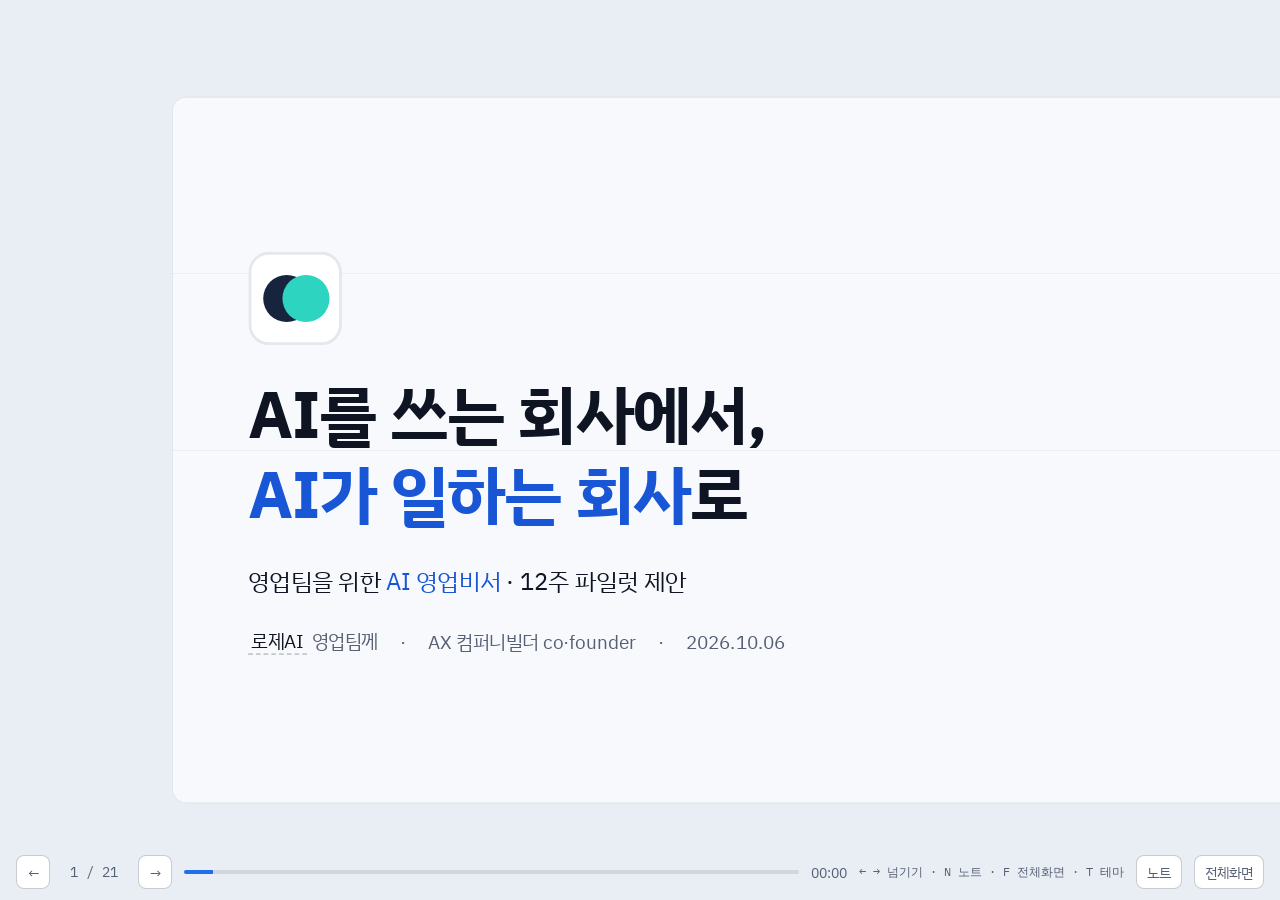
<file: deck/roze-ax.html>
<!doctype html>
<html lang="ko">
<head>
<meta charset="utf-8">
<meta name="viewport" content="width=device-width, initial-scale=1, viewport-fit=cover">
<title>로제AI 영업비서 덱</title>
<link rel="preconnect" href="https://fonts.googleapis.com">
<link rel="preconnect" href="https://fonts.gstatic.com" crossorigin>
<link rel="stylesheet" href="https://fonts.googleapis.com/css2?family=IBM+Plex+Mono:wght@400;500;600&family=IBM+Plex+Sans+KR:wght@400;500;600;700&family=Noto+Serif+KR:wght@700;900&display=swap">
<style>
/* Layout concept: 16:9 무대(1600×900)를 화면에 맞춰 축소·확대한다. 홈페이지와 같은 레인 문법
   (사람 · AI 에이전트 · 코드·크론)을 슬라이드 배경과 도담 결정지도 애니메이션에 그대로 쓴다. */
:root {
  --bg: #e9edf4; --stage: #f7f9fc; --panel: #ffffff; --panel-2: #eef2f8;
  --line: rgba(14, 20, 34, 0.10); --line-strong: rgba(14, 20, 34, 0.22);
  --fg: #0e1422; --muted: #566074;
  --brand: #1f6feb; --brand-strong: #1856d6; --brand-soft: rgba(31, 111, 235, 0.10);
  --human: #b8620a; --human-soft: rgba(214, 125, 20, 0.13);
  --agent: #1f6feb; --agent-soft: rgba(31, 111, 235, 0.12);
  --machine: #0f8a60; --machine-soft: rgba(15, 138, 96, 0.12);
  --mk-bg: #ffffff; --mk-line: #e4e8ed; --mk-a: #16243d; --mk-b: #2dd4bf;
  --f-display: "IBM Plex Sans KR", "Apple SD Gothic Neo", "Malgun Gothic", system-ui, sans-serif;
  --f-mono: "IBM Plex Mono", ui-monospace, Menlo, monospace;
  --f-mark: "Noto Serif KR", "Nanum Myeongjo", Georgia, serif;
  color-scheme: light;
}
:root[data-theme="dark"] {
  --bg: #0a0d14;
  --stage: #0d1119;
  --panel: #131927;
  --panel-2: #182032;
  --line: rgba(233, 237, 245, 0.10);
  --line-strong: rgba(233, 237, 245, 0.22);
  --fg: #e9edf5;
  --muted: #98a2b6;
  --brand: #4f8cff;
  --brand-strong: #79a8ff;
  --brand-soft: rgba(79, 140, 255, 0.14);
  --human: #f2a54a;
  --human-soft: rgba(242, 165, 74, 0.15);
  --agent: #4f8cff;
  --agent-soft: rgba(79, 140, 255, 0.17);
  --machine: #33c595;
  --machine-soft: rgba(51, 197, 149, 0.16);
  --mk-bg: #16243d; --mk-line: #2a3a5a; --mk-a: #ffffff; --mk-b: #2dd4bf;
  color-scheme: dark;
}

* { box-sizing: border-box; }
[hidden] { display: none !important; }
html, body { height: 100%; }
body {
  margin: 0; background: var(--bg); color: var(--fg);
  font-family: var(--f-display); word-break: keep-all; overflow: hidden;
  -webkit-font-smoothing: antialiased;
}
h1, h2, h3, p { margin: 0; }
h1, h2, h3 { text-wrap: balance; letter-spacing: -0.025em; }
button { font: inherit; color: inherit; }
:focus-visible { outline: 2px solid var(--brand); outline-offset: 3px; border-radius: 6px; }

/* ---------- 무대 ---------- */
.viewport { position: fixed; inset: 0; display: grid; place-items: center; padding-bottom: 56px; }
.stage {
  width: 1600px; height: 900px; flex: none; position: relative; overflow: hidden;
  background: var(--stage); border: 1px solid var(--line); border-radius: 18px;
  transform-origin: center center;
}
.slide { position: absolute; inset: 0; padding: 72px 96px 64px; display: flex; flex-direction: column; visibility: hidden; opacity: 0; transition: opacity .35s ease; }
.slide.active { visibility: visible; opacity: 1; }
/* 레인 배경 문법: 아주 옅은 가로 레인 */
.slide::before {
  content: ""; position: absolute; inset: 0; pointer-events: none;
  background: repeating-linear-gradient(180deg, transparent 0 224px, var(--line) 224px 225px);
  opacity: .5;
}
.slide > * { position: relative; }

.top { display: flex; align-items: center; justify-content: space-between; margin-bottom: 40px; }
.chapter { font-family: var(--f-mono); font-size: 18px; letter-spacing: .08em; color: var(--brand-strong); text-transform: uppercase; }
.brand { display: inline-flex; align-items: center; gap: 10px; }
.mark { width: 30px; height: 30px; }
.mark .b0 { fill: var(--mk-bg); stroke: var(--mk-line); stroke-width: 3; }
.mark .b1 { fill: var(--mk-a); }
.mark .b2 { fill: var(--mk-b); }
.word { font-family: var(--f-mark); font-weight: 900; font-size: 22px; }

.h1 { font-size: 64px; line-height: 1.22; font-weight: 700; }
.h2 { font-size: 52px; line-height: 1.25; font-weight: 700; }
.lead { font-size: 26px; line-height: 1.6; color: var(--muted); max-width: 30em; }
.hl { color: var(--brand-strong); }
.hm { color: var(--machine); }
.hh { color: var(--human); }
.src { font-family: var(--f-mono); font-size: 15px; color: var(--muted); margin-top: auto; }
.num { font-variant-numeric: tabular-nums; }

/* 단계 등장 */
[data-step] { opacity: 0; transform: translateY(14px); transition: opacity .45s ease, transform .45s ease; }
[data-step].in { opacity: 1; transform: none; }

/* ---------- 1 표지 ---------- */
.cover { justify-content: center; gap: 36px; }
.cover .bigmark { width: 120px; height: 120px; }
.cover .bigmark .b1, .cover .bigmark .b2 { transform-box: fill-box; transform-origin: center; animation: drift 1.2s cubic-bezier(.2,.8,.2,1) both; }
.cover .bigmark .b1 { --dx: -22px; }
.cover .bigmark .b2 { --dx: 22px; animation-delay: .05s; }
@keyframes drift { from { transform: translateX(var(--dx)); opacity: .2; } to { transform: none; opacity: 1; } }
.cover .h1 { font-size: 84px; }
.cover .meta { display: flex; gap: 28px; align-items: center; font-size: 24px; color: var(--muted); }
.client { color: var(--fg); border-bottom: 2px dashed var(--line-strong); padding: 0 4px; outline: none; min-width: 3em; display: inline-block; }
.client:focus { border-bottom-color: var(--brand); }

/* ---------- 2 훅 ---------- */
.hook-q { font-size: 30px; color: var(--muted); margin-bottom: 18px; }
.stats3 { display: grid; grid-template-columns: repeat(3, 1fr); gap: 28px; margin-top: 52px; }
.stat { padding: 34px 32px; border-top: 3px solid var(--line-strong); }
.stat b { display: block; font-size: 112px; line-height: 1; font-weight: 700; letter-spacing: -0.04em; }
.stat span { display: block; font-size: 23px; line-height: 1.5; color: var(--muted); margin-top: 16px; }
.stat.key { border-top-color: var(--brand); }
.stat.key b { color: var(--brand-strong); }

/* ---------- 3 AX란 ---------- */
.flows { display: grid; gap: 22px; margin-top: 44px; }
.flow { display: grid; grid-template-columns: 200px 1fr; align-items: center; gap: 28px; padding: 26px 30px; border-radius: 16px; background: var(--panel); border: 1px solid var(--line); }
.flow .tag { font-size: 26px; font-weight: 700; }
.flow .tag small { display: block; font-size: 17px; font-weight: 500; color: var(--muted); margin-top: 4px; }
.chain { display: flex; align-items: center; gap: 12px; flex-wrap: wrap; }
.pill { font-size: 21px; padding: 10px 20px; border-radius: 999px; border: 1px solid var(--line-strong); background: var(--panel-2); white-space: nowrap; }
.pill.h { border-color: var(--human); background: var(--human-soft); }
.pill.a { border-color: var(--agent); background: var(--agent-soft); }
.pill.m { border-color: var(--machine); background: var(--machine-soft); }
.pill.add { border-style: dashed; color: var(--muted); }
.arr { color: var(--muted); font-size: 22px; }
.flow.ax { border-color: var(--brand); }
.levels { display: grid; grid-template-columns: repeat(3, 1fr); gap: 20px; margin-top: 30px; }
.lv { padding: 22px 24px; border-radius: 14px; border: 1px solid var(--line); }
.lv .k { font-family: var(--f-mono); font-size: 16px; color: var(--muted); }
.lv h3 { font-size: 30px; margin: 6px 0 8px; }
.lv p { font-size: 19px; color: var(--muted); line-height: 1.5; }
.lv .bar { height: 8px; border-radius: 4px; background: var(--line); margin-top: 16px; overflow: hidden; }
.lv .bar i { display: block; height: 100%; background: var(--brand); width: 0; transition: width 1s ease .2s; }
.lv.done .bar i { width: var(--w); }
.lv.goal { border-color: var(--brand); background: var(--brand-soft); }

/* ---------- 4 팀 ---------- */
.proof { display: grid; grid-template-columns: repeat(3, 1fr); gap: 24px; margin-top: 40px; }
.proof div { padding: 22px 0; border-top: 2px solid var(--line-strong); }
.proof b { font-size: 76px; font-weight: 700; letter-spacing: -0.03em; line-height: 1; }
.proof span { display: block; font-size: 21px; color: var(--muted); margin-top: 10px; }
.team { display: grid; grid-template-columns: 1fr 1fr; gap: 28px; margin-top: 44px; }
.person { display: grid; grid-template-columns: 96px 1fr; gap: 24px; padding: 28px; border-radius: 16px; background: var(--panel); border: 1px solid var(--line); }
.avatar { width: 96px; height: 96px; border-radius: 24px; display: grid; place-items: center; font-size: 36px; font-weight: 700; }
.avatar.dev { background: var(--machine-soft); color: var(--machine); }
.avatar.biz { background: var(--human-soft); color: var(--human); }
.person .role { font-family: var(--f-mono); font-size: 16px; color: var(--muted); }
.person h3 { font-size: 34px; margin: 4px 0 10px; }
.person p { font-size: 20px; line-height: 1.55; color: var(--muted); }
.chips { display: flex; flex-wrap: wrap; gap: 8px; margin-top: 14px; }
.chips span { font-size: 16px; padding: 5px 12px; border-radius: 8px; background: var(--panel-2); border: 1px solid var(--line); }

/* ---------- 5 방법 ---------- */
.method { display: grid; grid-template-columns: 1fr 1.05fr; gap: 56px; align-items: center; flex: 1; }
.eq { display: grid; gap: 18px; margin-top: 36px; }
.eq .row { display: grid; grid-template-columns: 64px 1fr; gap: 20px; align-items: center; padding: 22px 26px; border-radius: 16px; background: var(--panel); border: 1px solid var(--line); }
.eq .op { font-size: 44px; font-weight: 700; color: var(--muted); text-align: center; }
.eq h3 { font-size: 30px; }
.eq p { font-size: 19px; color: var(--muted); margin-top: 6px; line-height: 1.5; }
.eq .row.sum { border-color: var(--brand); background: var(--brand-soft); }
.shot { border-radius: 16px; border: 1px solid var(--line-strong); background: var(--panel); padding: 14px; }
.shot img { display: block; width: 100%; height: 520px; object-fit: contain; border-radius: 10px; background: #fff; }
.shot img.crop { height: 390px; object-fit: cover; object-position: left center; }
.shot figcaption { font-size: 17px; color: var(--muted); margin-top: 12px; }

/* ---------- 6 통제권 ---------- */
.ctrl { display: grid; grid-template-columns: 1fr 520px; gap: 56px; align-items: center; flex: 1; }
.rules { display: grid; gap: 18px; margin-top: 36px; }
.rule { display: grid; grid-template-columns: 52px 1fr; gap: 18px; align-items: start; }
.rule i { width: 52px; height: 52px; border-radius: 14px; display: grid; place-items: center; font-style: normal; font-size: 24px; font-weight: 700; background: var(--human-soft); color: var(--human); }
.rule h3 { font-size: 28px; }
.rule p { font-size: 20px; color: var(--muted); margin-top: 4px; line-height: 1.5; }
.loop svg { width: 100%; height: auto; display: block; }
.loop .ring { fill: none; stroke: var(--line-strong); stroke-width: 2; }
.loop .ring2 { fill: none; stroke: var(--line); stroke-width: 1.5; stroke-dasharray: 4 6; }
.loop .arc { fill: none; stroke: var(--brand); stroke-width: 3; }
.loop .hub { fill: var(--brand); }
.loop .dot { fill: var(--machine); }
.loop .spin { transform-origin: 210px 190px; animation: spin 6s linear infinite; }
@keyframes spin { to { transform: rotate(360deg); } }
.loop .lm rect { fill: var(--mk-bg); stroke: var(--mk-line); stroke-width: 2; }
.loop .lm .a { fill: var(--mk-a); }
.loop .lm .b { fill: var(--mk-b); }
.loop .p rect { stroke-width: 1.5; }
.loop .p text { font-family: var(--f-display); font-size: 15px; font-weight: 600; fill: var(--fg); }
.loop .p-ai rect { fill: var(--agent-soft); stroke: var(--agent); }
.loop .p-m rect { fill: var(--machine-soft); stroke: var(--machine); }
.loop .p-h rect { fill: var(--human-soft); stroke: var(--human); }
.diff { display: grid; grid-template-columns: repeat(4, 1fr); gap: 0; margin-top: 40px; border-top: 1px solid var(--line-strong); }
.diff div { padding: 16px 18px 0 0; font-size: 18px; color: var(--muted); line-height: 1.45; }
.diff b { display: block; font-size: 19px; color: var(--fg); margin-bottom: 4px; }
.diff .us b { color: var(--brand-strong); }

/* ---------- 7 도담 Before ---------- */
.case-head { display: flex; align-items: baseline; gap: 22px; }
.case-head .co { font-family: var(--f-mark); font-weight: 900; font-size: 30px; }
.case-head .sub { font-size: 22px; color: var(--muted); }
.before { display: grid; grid-template-columns: 420px 1fr; gap: 56px; margin-top: 40px; flex: 1; }
.big-before b { display: block; font-size: 128px; line-height: 1; font-weight: 700; letter-spacing: -0.04em; color: var(--human); }
.big-before span { display: block; font-size: 24px; color: var(--muted); margin-top: 14px; }
.big-before p { font-size: 24px; line-height: 1.6; margin-top: 36px; }
.areas { display: grid; grid-template-columns: repeat(3, 1fr); gap: 16px; align-content: start; }
.area { padding: 20px 22px; border-radius: 14px; background: var(--human-soft); border: 1px solid color-mix(in srgb, var(--human) 45%, transparent); }
.area h3 { font-size: 24px; }
.area p { font-size: 18px; color: var(--muted); margin-top: 8px; line-height: 1.5; }
.area .who { font-family: var(--f-mono); font-size: 14px; color: var(--human); margin-top: 12px; display: block; }

/* ---------- 8 이익식 ---------- */
.formula { display: flex; align-items: stretch; gap: 14px; margin-top: 56px; flex-wrap: nowrap; }
.formula .tok { font-size: 64px; font-weight: 300; color: var(--muted); align-self: center; }
.term { flex: 1; padding: 26px 24px; border-radius: 16px; border: 1px solid var(--line-strong); background: var(--panel); }
.term .t { font-family: var(--f-mono); font-size: 15px; color: var(--muted); }
.term h3 { font-size: 34px; margin: 8px 0 14px; }
.term ul { margin: 0; padding: 0; list-style: none; display: grid; gap: 8px; }
.term li { font-size: 18px; color: var(--muted); padding-left: 16px; position: relative; }
.term li::before { content: ""; position: absolute; left: 0; top: .6em; width: 7px; height: 7px; border-radius: 2px; background: var(--line-strong); }
.term.rev { border-top: 4px solid var(--brand); }
.term.cost { border-top: 4px solid var(--human); }
.profit-note { margin-top: 44px; font-size: 26px; line-height: 1.6; max-width: 36em; }

/* ---------- 9 결정지도 ---------- */
.map-top { display: flex; align-items: flex-end; justify-content: space-between; gap: 24px; }
.modes { display: flex; gap: 8px; background: var(--panel); border: 1px solid var(--line); padding: 6px; border-radius: 14px; }
.modes button { border: 0; background: transparent; padding: 10px 18px; border-radius: 10px; font-size: 18px; cursor: pointer; color: var(--muted); }
.modes button[aria-pressed="true"] { background: var(--brand); color: #fff; }
.map { position: relative; height: 540px; margin-top: 26px; }
.lane { position: absolute; left: 0; right: 0; height: 128px; border-top: 1px solid var(--line); }
.lane .ln { position: absolute; left: 0; top: 10px; width: 104px; font-size: 18px; font-weight: 600; }
.lane .ln small { display: block; font-family: var(--f-mono); font-size: 13px; font-weight: 400; color: var(--muted); margin-top: 2px; }
.lane.l-ceo .ln, .lane.l-ops .ln { color: var(--human); }
.lane.l-ai .ln { color: var(--agent); }
.lane.l-code .ln { color: var(--machine); }
.lane.l-code { background: linear-gradient(90deg, var(--machine-soft), transparent 70%); }
.colhead { position: absolute; top: -30px; font-family: var(--f-mono); font-size: 14px; color: var(--muted); }
.cell {
  position: absolute; height: 32px; padding: 0 8px; border-radius: 8px; font-size: 14px; line-height: 30px;
  white-space: nowrap; overflow: hidden; text-overflow: ellipsis; border: 1px solid;
  transition: top .9s cubic-bezier(.3,.8,.2,1), left .9s cubic-bezier(.3,.8,.2,1), background-color .5s, border-color .5s, opacity .3s, box-shadow .3s;
}
.cell.h { background: var(--human-soft); border-color: color-mix(in srgb, var(--human) 60%, transparent); }
.cell.a { background: var(--agent-soft); border-color: var(--agent); }
.cell.m { background: var(--machine-soft); border-color: color-mix(in srgb, var(--machine) 70%, transparent); }
.map.dim .cell { opacity: .22; }
.map.dim .cell.on { opacity: 1; }
.cell.next { box-shadow: 0 0 0 3px var(--brand); animation: pulse 1.6s ease-in-out infinite; }
@keyframes pulse { 50% { box-shadow: 0 0 0 7px var(--brand-soft); } }
.map-foot { display: flex; align-items: center; justify-content: space-between; gap: 24px; margin-top: 8px; }
.terms { display: flex; gap: 8px; flex-wrap: wrap; }
.terms button { border: 1px solid var(--line-strong); background: transparent; padding: 8px 14px; border-radius: 999px; font-size: 16px; cursor: pointer; color: var(--muted); }
.terms button[aria-pressed="true"] { border-color: var(--brand); color: var(--fg); background: var(--brand-soft); }
.tally { display: flex; gap: 22px; font-size: 18px; }
.tally b { font-size: 26px; }
.map-msg { font-size: 22px; min-height: 1.5em; }

/* ---------- 10 여정 ---------- */
.journey { display: grid; grid-template-columns: repeat(4, 1fr); gap: 18px; margin-top: 50px; position: relative; }
.journey::before { content: ""; position: absolute; left: 0; right: 0; top: 23px; height: 2px; background: var(--line-strong); }
.stage-x { position: relative; }
.stage-x .dot { width: 48px; height: 48px; border-radius: 50%; display: grid; place-items: center; font-family: var(--f-mono); font-size: 18px; font-weight: 600; border: 2px solid; background: var(--stage); }
.stage-x.s-use .dot { border-color: var(--human); color: var(--human); }
.stage-x.s-chg .dot { border-color: var(--machine); color: var(--machine); }
.stage-x.s-ai .dot { border-color: var(--agent); color: var(--agent); }
.stage-x.s-next .dot { border-color: var(--brand); color: var(--brand); border-style: dashed; }
.stage-x .lvl { font-family: var(--f-mono); font-size: 15px; color: var(--muted); margin-top: 22px; }
.stage-x h3 { font-size: 30px; margin: 6px 0 12px; }
.stage-x p { font-size: 19px; color: var(--muted); line-height: 1.55; }
.stage-x .ev { margin-top: 14px; display: flex; flex-wrap: wrap; gap: 6px; }
.stage-x .ev span { font-size: 15px; padding: 4px 10px; border-radius: 7px; border: 1px solid var(--line); background: var(--panel); }
.stage-x.s-next { padding: 0 0 0 0; }
.stage-x.s-next h3 { color: var(--brand-strong); }
.callout { margin-top: 64px; padding: 22px 28px; border-radius: 16px; border: 1px solid var(--brand); background: var(--brand-soft); font-size: 23px; line-height: 1.55; }

/* ---------- 11 After ---------- */
.after { display: grid; grid-template-columns: 560px 1fr; gap: 64px; flex: 1; margin-top: 30px; }
.bars { display: flex; align-items: flex-end; gap: 60px; height: 520px; padding: 0 20px; border-bottom: 2px solid var(--line-strong); }
.bar-col { flex: none; display: flex; flex-direction: column; align-items: center; justify-content: flex-end; height: 100%; gap: 12px; width: 180px; }
.bar-col .v { font-size: 30px; font-weight: 700; }
.bar-col .b { width: 100%; border-radius: 10px 10px 0 0; height: 0; transition: height 1.4s cubic-bezier(.2,.8,.2,1); }
.bar-col.before .b { background: var(--human); }
.bar-col.after .b { background: var(--machine); }
.bar-col .l { font-size: 20px; color: var(--muted); padding-bottom: 14px; }
.bars-cap { display: flex; gap: 60px; padding: 12px 20px 0; font-size: 18px; color: var(--muted); }
.bars-cap span { width: 180px; text-align: center; }
.kpis { display: grid; gap: 22px; align-content: center; }
.kpi { padding: 22px 0; border-top: 1px solid var(--line-strong); display: grid; grid-template-columns: 230px 1fr; gap: 24px; align-items: baseline; }
.kpi b { font-size: 72px; font-weight: 700; letter-spacing: -0.03em; line-height: 1; }
.kpi .kc { font-style: normal; }
.kpi > span { font-size: 22px; color: var(--muted); line-height: 1.5; }

/* ---------- 12 클로징 ---------- */
.close { display: grid; grid-template-columns: 1fr 1fr; gap: 56px; flex: 1; margin-top: 10px; }
.ask { padding: 34px; border-radius: 18px; background: var(--panel); border: 1px solid var(--brand); display: flex; flex-direction: column; }
.ask .q { font-size: 40px; font-weight: 700; line-height: 1.3; }
.ask ol { margin: 26px 0 0; padding: 0; list-style: none; display: grid; gap: 10px; counter-reset: a; }
.ask li { counter-increment: a; display: grid; grid-template-columns: 40px 1fr; gap: 12px; align-items: center; }
.ask li::before { content: counter(a); font-family: var(--f-mono); color: var(--human); font-size: 20px; }
.ask input { width: 100%; font: inherit; font-size: 22px; padding: 10px 14px; border-radius: 10px; border: 1px solid var(--line-strong); background: var(--panel-2); color: var(--fg); }
.ask .hint { margin-top: auto; font-size: 17px; color: var(--muted); padding-top: 18px; }
.steps { display: grid; gap: 16px; margin-top: 26px; }
.stp { display: grid; grid-template-columns: 120px 1fr; gap: 20px; padding: 20px 0; border-top: 1px solid var(--line-strong); }
.stp .w { font-family: var(--f-mono); font-size: 18px; color: var(--brand-strong); padding-top: 4px; }
.stp h3 { font-size: 28px; }
.stp p { font-size: 19px; color: var(--muted); margin-top: 4px; line-height: 1.5; }
.contact { margin-top: 26px; font-size: 22px; display: flex; gap: 24px; align-items: center; }
.contact code { font-family: var(--f-mono); font-size: 22px; user-select: all; }

/* ---------- 컨트롤 ---------- */
.bar-ctl {
  position: fixed; left: 0; right: 0; bottom: 0; height: 56px; display: flex; align-items: center; gap: 12px;
  padding: 0 16px calc(env(safe-area-inset-bottom, 0px)); color: var(--muted); font-size: 14px;
}
.bar-ctl .prog { flex: 1; height: 4px; border-radius: 2px; background: var(--line); overflow: hidden; }
.bar-ctl .prog i { display: block; height: 100%; width: 0; background: var(--brand); transition: width .3s; }
.bar-ctl button { border: 1px solid var(--line-strong); background: var(--panel); border-radius: 8px; height: 34px; min-width: 34px; padding: 0 10px; cursor: pointer; font-size: 14px; }
.bar-ctl .cnt { font-family: var(--f-mono); min-width: 64px; text-align: center; }
.bar-ctl .keys { font-family: var(--f-mono); font-size: 12px; }
@media (max-width: 720px) { .bar-ctl .keys { display: none; } }

.notes {
  position: fixed; right: 16px; bottom: 68px; width: min(440px, calc(100vw - 32px)); max-height: 60vh; overflow: auto;
  background: var(--panel); border: 1px solid var(--line-strong); border-radius: 14px; padding: 18px 20px; z-index: 5;
  font-size: 15px; line-height: 1.65; box-shadow: 0 12px 40px rgba(0,0,0,.35);
}
.notes .nh { display: flex; justify-content: space-between; font-family: var(--f-mono); font-size: 13px; color: var(--muted); margin-bottom: 10px; }
.notes ul { margin: 0; padding-left: 18px; }
.notes li + li { margin-top: 6px; }
.notes .warn { color: var(--human); }

/* ---------- 로제AI 추가 ---------- */
.qs { display: grid; grid-template-columns: repeat(3, 1fr); gap: 22px; margin-top: 48px; }
.qcard { padding: 30px 28px; border-radius: 18px; background: var(--panel); border: 1px solid var(--line); display: grid; gap: 14px; align-content: start; }
.qcard .k { font-family: var(--f-mono); font-size: 18px; color: var(--brand-strong); }
.qcard h3 { font-size: 24px; color: var(--muted); font-weight: 600; }
.qcard p { font-size: 30px; line-height: 1.4; font-weight: 700; }
.qline { margin-top: 44px; font-size: 24px; color: var(--muted); }
.qline b { color: var(--fg); }
.toc { display: grid; gap: 14px; margin-top: 46px; }
.toc .it { display: grid; grid-template-columns: 110px 420px 1fr; align-items: center; gap: 24px; padding: 24px 32px; border-radius: 16px; background: var(--panel); border: 1px solid var(--line); }
.toc .n { font-family: var(--f-mono); font-size: 40px; font-weight: 600; color: var(--brand-strong); }
.toc h3 { font-size: 34px; font-weight: 700; }
.toc p { font-size: 21px; color: var(--muted); }

.day { display: grid; grid-template-columns: repeat(5, 1fr); gap: 16px; margin-top: 40px; position: relative; }
.day::before { content: ""; position: absolute; left: 0; right: 0; top: 30px; height: 2px; background: var(--line-strong); }
.hour { position: relative; display: grid; gap: 12px; align-content: start; text-align: left; border: 0; background: none; padding: 0; }
.hour .t { font-family: var(--f-mono); font-size: 22px; font-weight: 600; background: var(--stage); width: max-content; padding-right: 10px; height: 60px; display: flex; align-items: center; }
.hour .card { padding: 22px; border-radius: 16px; background: var(--panel); border: 1px solid var(--line); min-height: 290px; display: grid; gap: 12px; align-content: start; transition: border-color .2s, background-color .2s; }
.hour h3 { font-size: 26px; }
.hour p { font-size: 18px; color: var(--muted); line-height: 1.55; }
.hour .tag { font-size: 15px; padding: 4px 10px; border-radius: 7px; width: max-content; background: var(--human-soft); color: var(--human); }
.hour .verdict { font-size: 16px; color: var(--muted); font-family: var(--f-mono); margin-top: 4px; }
.hour[data-v="ok"] .card { border-color: var(--machine); background: var(--machine-soft); }
.hour[data-v="no"] .card { border-color: var(--human); border-style: dashed; }
.hour[data-v="ok"] .verdict { color: var(--machine); }
.hour[data-v="no"] .verdict { color: var(--human); }
.foot-note { display: flex; justify-content: space-between; align-items: baseline; gap: 24px; margin-top: auto; }
.foot-note p { font-size: 24px; }

.agents { display: grid; grid-template-columns: 1fr 60px 1fr 60px 1fr; align-items: stretch; margin-top: 44px; }
.agent { padding: 28px; border-radius: 18px; background: var(--panel); border: 1px solid var(--agent); display: grid; gap: 12px; align-content: start; }
.agent .n { width: 44px; height: 44px; border-radius: 12px; display: grid; place-items: center; background: var(--agent-soft); color: var(--agent); font-family: var(--f-mono); font-weight: 600; font-size: 20px; }
.agent h3 { font-size: 32px; }
.agent .who { font-family: var(--f-mono); font-size: 16px; color: var(--agent); }
.agent p { font-size: 20px; color: var(--muted); line-height: 1.5; }
.agent .sees { font-size: 16px; color: var(--muted); border-top: 1px solid var(--line); padding-top: 12px; }
.pipe { position: relative; align-self: center; height: 4px; background: var(--line-strong); margin: 0 8px; border-radius: 2px; }
.pipe i { position: absolute; top: -5px; left: 0; width: 14px; height: 14px; border-radius: 50%; background: var(--machine); animation: flow 1.8s linear infinite; }
@keyframes flow { to { left: calc(100% - 14px); } }
.split { display: grid; grid-template-columns: 1fr 1fr; gap: 20px; margin-top: auto; }
.split div { padding: 18px 22px; border-radius: 14px; font-size: 21px; }
.split .ai { background: var(--agent-soft); }
.split .hu { background: var(--human-soft); }

.ex { display: grid; grid-template-columns: 380px 1fr; gap: 40px; margin-top: 30px; flex: 1; }
.signals { display: grid; gap: 12px; align-content: start; }
.signals h3 { font-size: 20px; color: var(--muted); font-weight: 600; margin-bottom: 4px; }
.sig { display: flex; align-items: center; gap: 12px; padding: 14px 18px; border-radius: 12px; background: var(--panel); border: 1px solid var(--line); font-size: 20px; }
.sig::before { content: ""; width: 10px; height: 10px; border-radius: 50%; background: var(--agent); flex: none; }
.signals .gain { margin-top: 10px; font-size: 20px; line-height: 1.5; color: var(--fg); }
.screen { border-radius: 18px; border: 1px solid var(--line-strong); background: var(--panel); padding: 22px 26px; display: flex; flex-direction: column; gap: 14px; }
.screen .bar { display: flex; justify-content: space-between; align-items: baseline; }
.screen .bar b { font-size: 22px; }
.screen .bar span { font-family: var(--f-mono); font-size: 14px; color: var(--human); border: 1px dashed var(--human); padding: 3px 10px; border-radius: 6px; }
table.radar { width: 100%; border-collapse: collapse; font-size: 19px; font-variant-numeric: tabular-nums; }
.radar th { text-align: left; font-weight: 500; color: var(--muted); font-size: 16px; padding: 8px 10px; border-bottom: 1px solid var(--line-strong); }
.radar td { padding: 14px 10px; border-bottom: 1px solid var(--line); }
.radar tr.pri td { background: var(--brand-soft); }
.radar .dots { color: var(--brand-strong); letter-spacing: 2px; }
.reason { font-size: 18px; color: var(--muted); line-height: 1.5; padding: 14px 16px; border-radius: 10px; background: var(--panel-2); }
.reason b { color: var(--fg); }

.doc { border-radius: 18px; border: 1px solid var(--line-strong); background: var(--panel); padding: 26px 30px; display: grid; gap: 16px; align-content: start; }
.doc .bar { display: flex; justify-content: space-between; align-items: baseline; }
.doc .bar b { font-size: 22px; }
.doc .bar span { font-family: var(--f-mono); font-size: 14px; color: var(--human); border: 1px dashed var(--human); padding: 3px 10px; border-radius: 6px; }
.para { display: grid; grid-template-columns: 44px 1fr; gap: 16px; padding: 14px 0; border-top: 1px solid var(--line); }
.para .n { width: 36px; height: 36px; border-radius: 10px; display: grid; place-items: center; background: var(--brand-soft); color: var(--brand-strong); font-family: var(--f-mono); font-weight: 600; }
.para h3 { font-size: 23px; }
.para p { font-size: 19px; color: var(--muted); margin-top: 4px; }

.voice { display: grid; grid-template-columns: 520px 1fr; gap: 48px; margin-top: 30px; flex: 1; }
.phone { border-radius: 32px; border: 1px solid var(--line-strong); background: var(--panel); padding: 24px; display: flex; flex-direction: column; gap: 16px; }
.phone .ph { font-size: 18px; font-weight: 600; padding-bottom: 12px; border-bottom: 1px solid var(--line); display: flex; align-items: center; gap: 10px; }
.bub { max-width: 88%; padding: 16px 18px; border-radius: 18px; font-size: 18px; line-height: 1.55; }
.bub.me { align-self: flex-end; background: var(--brand); color: #fff; border-bottom-right-radius: 6px; }
.bub.ai { align-self: flex-start; background: var(--panel-2); border-bottom-left-radius: 6px; }
.wave { display: flex; align-items: center; gap: 4px; height: 26px; margin-bottom: 8px; }
.wave i { width: 4px; border-radius: 2px; background: rgba(255,255,255,.8); animation: wv 1s ease-in-out infinite; }
.wave i:nth-child(odd) { animation-delay: .2s; } .wave i:nth-child(3n) { animation-delay: .4s; }
@keyframes wv { 0%, 100% { height: 6px; } 50% { height: 24px; } }
.wave small { margin-left: 8px; font-family: var(--f-mono); font-size: 14px; color: rgba(255,255,255,.85); }
.phone .only { margin-top: auto; font-size: 16px; color: var(--muted); text-align: center; }
.outs { display: grid; gap: 18px; align-content: center; }
.out { display: grid; grid-template-columns: 120px 1fr; gap: 20px; padding: 22px 24px; border-radius: 16px; background: var(--panel); border: 1px solid var(--line); }
.out .k { font-family: var(--f-mono); font-size: 16px; color: var(--machine); }
.out h3 { font-size: 24px; margin-top: 4px; }
.out p { font-size: 19px; color: var(--muted); line-height: 1.5; }
.goal { font-size: 26px; font-weight: 700; }

.orgmap { display: grid; grid-template-columns: 520px 1fr; gap: 56px; margin-top: 30px; flex: 1; align-items: center; }
.why { display: grid; gap: 22px; }
.why h3 { font-size: 26px; }
.why p { font-size: 20px; color: var(--muted); line-height: 1.6; margin-top: 6px; }
.org svg { width: 100%; height: auto; display: block; }
.org .ln { stroke: var(--line-strong); stroke-width: 2.5; stroke-dasharray: 8 8; fill: none; }
.org .nd rect { fill: var(--panel); stroke: var(--line-strong); stroke-width: 1.5; }
.org .nd text { font-family: var(--f-display); font-size: 22px; font-weight: 600; fill: var(--fg); }
.org .nd.start rect { fill: var(--brand); stroke: var(--brand); }
.org .nd.start text { fill: #fff; }
.org .nd.start .sub { font-size: 15px; font-weight: 500; fill: rgba(255,255,255,.85); }
.org .cap { font-family: var(--f-mono); font-size: 15px; fill: var(--muted); }

.plan12 { margin-top: 44px; }
.track { display: grid; grid-template-columns: 1fr 2fr 8fr 1fr; gap: 6px; }
.seg { height: 64px; border-radius: 10px; display: flex; align-items: center; padding: 0 16px; font-weight: 700; font-size: 20px; white-space: nowrap; overflow: hidden; }
.seg.s1 { background: var(--human-soft); color: var(--human); }
.seg.s2 { background: var(--brand-soft); color: var(--brand-strong); }
.seg.s3 { background: var(--machine-soft); color: var(--machine); }
.seg.s4 { background: var(--agent-soft); color: var(--agent); }
.weeks { display: grid; grid-template-columns: repeat(12, 1fr); margin-top: 8px; font-family: var(--f-mono); font-size: 14px; color: var(--muted); }
.phases { display: grid; grid-template-columns: 1fr 1fr 1.6fr 1fr; gap: 20px; margin-top: 36px; }
.ph2 { padding-top: 16px; border-top: 3px solid var(--line-strong); }
.ph2 .w { font-family: var(--f-mono); font-size: 16px; color: var(--muted); }
.ph2 h3 { font-size: 26px; margin: 6px 0 8px; }
.ph2 p { font-size: 18px; color: var(--muted); line-height: 1.55; }
.ph2.p1 { border-color: var(--human); } .ph2.p2 { border-color: var(--brand); } .ph2.p3 { border-color: var(--machine); } .ph2.p4 { border-color: var(--agent); }

.next3 { display: grid; grid-template-columns: 1fr 50px 1fr 50px 1fr; align-items: stretch; margin-top: 44px; }
.nx { padding: 28px; border-radius: 18px; background: var(--panel); border: 1px solid var(--line); display: grid; gap: 12px; align-content: start; }
.nx .k { font-family: var(--f-mono); font-size: 16px; color: var(--muted); }
.nx h3 { font-size: 32px; }
.nx .lb { font-size: 16px; color: var(--muted); margin-top: 6px; }
.nx ul { margin: 0; padding: 0; list-style: none; display: grid; gap: 8px; }
.nx li { font-size: 19px; line-height: 1.45; padding-left: 16px; position: relative; }
.nx li::before { content: ""; position: absolute; left: 0; top: .6em; width: 7px; height: 7px; border-radius: 2px; background: var(--line-strong); }
.nx.now { border-color: var(--brand); background: var(--brand-soft); }
.nx-arr { align-self: center; text-align: center; font-size: 30px; color: var(--muted); }

.ask3 { display: grid; gap: 14px; margin-top: 22px; }
.ask3 label { display: grid; gap: 6px; font-size: 19px; color: var(--muted); }
.ask3 label b { color: var(--fg); font-size: 21px; }
.ask3 input { width: 100%; font: inherit; font-size: 20px; padding: 10px 14px; border-radius: 10px; border: 1px solid var(--line-strong); background: var(--panel-2); color: var(--fg); }

@media (prefers-reduced-motion: reduce) {
  *, *::before, *::after { animation: none !important; transition: none !important; }
}
</style>
</head>
<body>
<div class="viewport" id="vp">
<div class="stage" id="stage" role="region" aria-roledescription="프레젠테이션" aria-label="로제AI AI 영업비서 제안">

<!-- 1 표지 -->
<section class="slide cover" data-time="20" data-notes="인사 후 한 문장: &quot;오늘은 로제AI 영업팀의 반복 업무를 AI 영업비서에게 넘기는 12주 계획을 말씀드리러 왔습니다.&quot;|발표는 13분 안팎, 나머지는 질문과 대화. 표지의 회사명은 클릭해서 바로 고칠 수 있습니다.">
  <svg class="mark bigmark" viewBox="0 0 100 100" aria-hidden="true"><rect class="b0" x="2" y="2" width="96" height="96" rx="20"/><circle class="b1" cx="41" cy="50" r="25"/><circle class="b2" cx="61.4" cy="50" r="25"/></svg>
  <h1 class="h1">AI를 쓰는 회사에서,<br><span class="hl">AI가 일하는 회사</span>로</h1>
  <p class="lead" style="font-size:30px;color:var(--fg)">영업팀을 위한 <span class="hl">AI 영업비서</span> · 12주 파일럿 제안</p>
  <div class="meta">
    <span><span class="client" id="client" contenteditable="true" spellcheck="false" aria-label="고객사명">로제AI</span> 영업팀께</span>
    <span>·</span><span>AX 컴퍼니빌더 co·founder</span><span>·</span><span class="num">2026.10.06</span>
  </div>
</section>

<!-- 1-2 목차 -->
<section class="slide" data-time="15" data-notes="오늘 순서를 한 번에 보여 드립니다.|co·founder 소개 → 도담푸드 AX 전환 사례 → 로제AI AI 영업비서 → 12주 파일럿과 다음 단계.|넘기기 전에 '그 전에 먼저 여쭙고 싶은 게 있습니다'로 다음 장 연결.">
  <div class="top"><span class="chapter">Contents</span><span class="brand"><svg class="mark" viewBox="0 0 100 100" aria-hidden="true"><rect class="b0" x="2" y="2" width="96" height="96" rx="20"/><circle class="b1" cx="41" cy="50" r="25"/><circle class="b2" cx="61.4" cy="50" r="25"/></svg><span class="word">co·founder</span></span></div>
  <h2 class="h2">목차</h2>
  <div class="toc">
    <div class="it"><span class="n">01</span><h3>co·founder 소개</h3><p>팀 · AX란 · AX 시스템 지도 · AI 통제권</p></div>
    <div class="it"><span class="n">02</span><h3>AX 전환 사례</h3><p>도담푸드 · 이익식 · 결정지도 · 5년의 여정</p></div>
    <div class="it"><span class="n">03</span><h3>AI 영업 비서</h3><p>영업팀의 하루 · 예시 3가지</p></div>
    <div class="it"><span class="n">04</span><h3>NEXT PLAN</h3><p>12주 파일럿 · ROZE AI System Map · 다음 단계</p></div>
  </div>
</section>

<!-- 2 오늘 여쭙고 싶은 것 -->
<section class="slide" data-time="30" data-notes="인사 다음 바로 이 장. '오늘은 저희가 말하기보다 듣고 싶습니다'로 시작합니다.|세 질문은 마지막 장에서 다시 묻고, 답을 그 자리에서 적습니다. 지금은 머릿속에 담아 두시라고만 말합니다.|발표는 13분 안팎, 나머지는 질문과 대화.">
  <div class="top"><span class="chapter">Opening</span><span class="brand"><svg class="mark" viewBox="0 0 100 100" aria-hidden="true"><rect class="b0" x="2" y="2" width="96" height="96" rx="20"/><circle class="b1" cx="41" cy="50" r="25"/><circle class="b2" cx="61.4" cy="50" r="25"/></svg><span class="word">co·founder</span></span></div>
  <h2 class="h2">오늘 가장 먼저 <span class="hl">여쭙고 싶은 세 가지</span></h2>
  <div class="qs">
    <div class="qcard" data-step="1"><span class="k">Q1</span><h3>애로사항</h3><p>영업하시면서 가장 불편하거나 시간이 많이 드는 일은 무엇인가요?</p></div>
    <div class="qcard" data-step="2"><span class="k">Q2</span><h3>성과</h3><p>어떻게 하면 영업 성과가 더 난다고 보시나요?</p></div>
    <div class="qcard" data-step="3"><span class="k">Q3</span><h3>지원</h3><p>저희가 어떤 부분을 도와드리면 좋을까요?</p></div>
  </div>
  <p class="qline" data-step="3">저희가 정답을 정해 오지 않았습니다. <b>영업팀 의견을 귀담아 듣고 첫 기능을 정리하겠습니다.</b></p>
</section>

<!-- 4 팀 -->
<section class="slide" data-time="30" data-notes="숫자는 빠르게 지나갑니다. 핵심은 '개발 + 사업' 두 사람이 같이 들어간다는 것.|강주원: 개발·운영 총괄. 조기준: 사업·GTM 총괄.|7곳 운영 중, 38건 프로젝트 — 지금도 돌고 있는 시스템을 책임지고 있다는 점을 강조.">
  <div class="top"><span class="chapter">01 · co·founder 소개</span><span class="brand"><svg class="mark" viewBox="0 0 100 100" aria-hidden="true"><rect class="b0" x="2" y="2" width="96" height="96" rx="20"/><circle class="b1" cx="41" cy="50" r="25"/><circle class="b2" cx="61.4" cy="50" r="25"/></svg><span class="word">co·founder</span></span></div>
  <h2 class="h2">개발 전문가와 사업 전문가가 <span class="hl">함께합니다</span></h2>
  <div class="proof">
    <div><b class="num" data-count="7" data-suffix="년+">7년+</b><span>소프트웨어 개발·운영</span></div>
    <div><b class="num" data-count="7" data-suffix="곳">7곳</b><span>지금 운영 중인 고객사</span></div>
    <div><b class="num" data-count="38" data-suffix="건">38건</b><span>고객사 프로젝트</span></div>
  </div>
  <div class="team">
    <div class="person" data-step="1">
      <div class="avatar dev">강</div>
      <div><span class="role">공동창업자 · 개발 총괄</span><h3>강주원</h3>
        <p>대기업 그룹의 AX를 이끈 AI 엔지니어. 서비스를 MAU 100만·거래액 100억 규모로 키운 경험.</p>
        <div class="chips"><span>MAU 100만</span><span>SI 7년 차</span><span>AI 함대 설계·운영</span></div></div>
    </div>
    <div class="person" data-step="1">
      <div class="avatar biz">조</div>
      <div><span class="role">공동창업자 · 사업 총괄</span><h3>조기준</h3>
        <p>식품 데이터 플랫폼 '엄선' 창업, 엄마 회원 100만 명 규모로 사업화. 30억 원 이상 투자 유치.</p>
        <div class="chips"><span>창업 경험</span><span>이마트 식품 바이어</span><span>사업화 GTM</span></div></div>
    </div>
  </div>
</section>

<!-- 3 AX란 -->
<section class="slide" data-time="40" data-notes="두 줄의 차이를 손으로 짚어 줍니다. 위는 도구만 더한 것, 아래는 판단 자리가 바뀐 것.|AX 3단계(사용·변경·결정) 중 대부분 회사는 '사용'에 머뭅니다. 우리가 말하는 AX는 '결정'까지 가는 것.|직원분들께: '사람은 예외만'이 포인트. 일을 뺏는 게 아니라 반복 판단을 덜어내는 것.">
  <div class="top"><span class="chapter">01 · co·founder 소개</span><span class="brand"><svg class="mark" viewBox="0 0 100 100" aria-hidden="true"><rect class="b0" x="2" y="2" width="96" height="96" rx="20"/><circle class="b1" cx="41" cy="50" r="25"/><circle class="b2" cx="61.4" cy="50" r="25"/></svg><span class="word">co·founder</span></span></div>
  <h2 class="h2">AX는 AI 도구를 몇 개 쓰느냐가 아니라,<br><span class="hl">AI가 스스로 일을 하는 것</span>입니다</h2>
  <div class="flows">
    <div class="flow">
      <div class="tag">AI 도입<small>업무 방식이 그대로</small></div>
      <div class="chain"><span class="pill h">접수</span><span class="arr">→</span><span class="pill h">검토</span><span class="arr">→</span><span class="pill h">승인</span><span class="arr">→</span><span class="pill h">실행</span><span class="pill add">+ AI 도구</span></div>
    </div>
    <div class="flow ax" data-step="1">
      <div class="tag hl">AX 전환<small>업무 방식이 변화</small></div>
      <div class="chain"><span class="pill m">입력</span><span class="arr">→</span><span class="pill a">AI 판단</span><span class="arr">→</span><span class="pill h">사람은 예외만</span><span class="arr">→</span><span class="pill m">실행</span><span class="arr">→</span><span class="pill m">기록·개선</span></div>
    </div>
  </div>
  <div class="levels" data-step="2" id="levels">
    <div class="lv"><span class="k">① 사용</span><h3>사람이 AI에게 시스템 연결 허용</h3><p>대부분 회사의 현재 수준입니다</p><div class="bar"><i style="--w:90%"></i></div></div>
    <div class="lv"><span class="k">② 변경</span><h3>단순 반복 업무를 AI가 이어받음</h3><p>여전히 사람의 판단이 필요합니다</p><div class="bar"><i style="--w:35%"></i></div></div>
    <div class="lv goal"><span class="k">③ 결정</span><h3>AI가 스스로 판단하고 운영함</h3><p>완전 AX, 사람은 예외와 책임 관리</p><div class="bar"><i style="--w:8%"></i></div></div>
  </div>
</section>

<!-- 5 AX 시스템 지도 -->
<section class="slide" data-time="40" data-notes="방법론 한 장. '이익식 + 결정지도 = AX 시스템 지도'.|오른쪽은 co·founder 자사의 실제 지도입니다. 우리 회사부터 이렇게 운영한다는 증거.|다음 장부터 도담푸드 지도를 보여준다고 예고합니다.">
  <div class="top"><span class="chapter">01 · co·founder 소개</span><span class="brand"><svg class="mark" viewBox="0 0 100 100" aria-hidden="true"><rect class="b0" x="2" y="2" width="96" height="96" rx="20"/><circle class="b1" cx="41" cy="50" r="25"/><circle class="b2" cx="61.4" cy="50" r="25"/></svg><span class="word">co·founder</span></span></div>
  <div class="method">
    <div>
      <h2 class="h2">AX는 회사의<br><span class="hl">시스템 지도</span>를 그리는 일에서 시작합니다</h2>
      <div class="eq">
        <div class="row" data-step="1"><span class="op">①</span><div><h3>이익식</h3><p>이익을 만드는 항을 나누고, 항마다 숫자를 움직이는 결정을 찾습니다</p></div></div>
        <div class="row" data-step="2"><span class="op">②</span><div><h3>결정지도</h3><p>그 결정을 지금 누가 내리는지 레인에 놓습니다 (사람 · AI · 코드)</p></div></div>
        <div class="row sum" data-step="3"><span class="op">=</span><div><h3>AX 시스템 지도</h3><p>AI에게 넘길 결정이 곧 AX 개발 범위가 됩니다</p></div></div>
      </div>
    </div>
    <figure class="shot" style="margin:0">
      <img id="map-shot" src="assets/systemmap-depth1.webp" alt="co·founder 자사의 실제 AX 시스템 지도 (깊이 1, 이익식)">
      <figcaption id="map-cap">co·founder 자사의 실제 AX 시스템 지도 · 깊이 1 이익식</figcaption>
    </figure>
  </div>
</section>

<!-- 6 통제권 -->
<section class="slide" data-time="30" data-notes="직원분들이 가장 궁금해할 장입니다. 'AI가 내 일을 가져가나?'에 먼저 답합니다.|AI가 판단 못 하는 순간은 바로 사람에게 넘어오고, 모든 판단은 기록됩니다.">
  <div class="top"><span class="chapter">01 · co·founder 소개</span><span class="brand"><svg class="mark" viewBox="0 0 100 100" aria-hidden="true"><rect class="b0" x="2" y="2" width="96" height="96" rx="20"/><circle class="b1" cx="41" cy="50" r="25"/><circle class="b2" cx="61.4" cy="50" r="25"/></svg><span class="word">co·founder</span></span></div>
  <div class="ctrl">
    <div>
      <h2 class="h2">AI가 일해도,<br>통제권은 항상 <span class="hh">사람에게</span> 있습니다</h2>
      <div class="rules">
        <div class="rule" data-step="1"><i>!</i><div><h3>예외는 즉시 담당자에게</h3><p>판단 기준을 벗어나면 AI가 멈추고 사람에게 넘깁니다</p></div></div>
        <div class="rule" data-step="2"><i>≡</i><div><h3>모든 판단을 기록</h3><p>입력·근거·결과가 남아서 같은 판단을 다시 재현할 수 있습니다</p></div></div>
        <div class="rule" data-step="3"><i>↺</i><div><h3>되돌리기 쉬운 결정부터</h3><p>반복되고, 근거가 분명하고, 복구하기 쉬운 결정부터 시작합니다</p></div></div>
      </div>
    </div>
    <figure class="loop" style="margin:0" aria-label="AI 판단, 실행, 기록·개선, 사람은 예외만 확인이 도는 순환">
      <svg viewBox="0 0 420 380" role="img">
        <title>AX 운영 순환</title>
        <circle class="ring" cx="210" cy="190" r="140"/>
        <circle class="ring2" cx="210" cy="190" r="100"/>
        <defs><marker id="ah" viewBox="0 0 10 10" refX="8" refY="5" markerWidth="7" markerHeight="7" orient="auto-start-reverse"><path d="M0 0 L10 5 L0 10 z" class="hub"/></marker></defs>
        <path class="arc" d="M 250 56 A 140 140 0 0 1 344 150" marker-end="url(#ah)"/>
        <path class="arc" d="M 344 230 A 140 140 0 0 1 250 324" marker-end="url(#ah)"/>
        <path class="arc" d="M 170 324 A 140 140 0 0 1 76 230" marker-end="url(#ah)"/>
        <path class="arc" d="M 76 150 A 140 140 0 0 1 170 56" marker-end="url(#ah)"/>
        <g class="spin"><circle class="dot" cx="210" cy="50" r="6"/></g>
        <g class="lm"><rect x="164" y="144" width="92" height="92" rx="20"/><circle class="a" cx="201.7" cy="190" r="23"/><circle class="b" cx="220.5" cy="190" r="23"/></g>
        <g class="p p-ai"><rect x="160" y="34" width="100" height="32" rx="16"/><text x="210" y="55" text-anchor="middle">AI 판단</text></g>
        <g class="p p-m"><rect x="310" y="174" width="80" height="32" rx="16"/><text x="350" y="195" text-anchor="middle">실행</text></g>
        <g class="p p-ai"><rect x="155" y="314" width="110" height="32" rx="16"/><text x="210" y="335" text-anchor="middle">기록·개선</text></g>
        <g class="p p-h"><rect x="18" y="174" width="116" height="32" rx="16"/><text x="76" y="195" text-anchor="middle">사람은 예외만</text></g>
      </svg>
    </figure>
  </div>
</section>

<!-- 7 도담 Before -->
<section class="slide" data-time="30" data-notes="사례 파트 시작. 도담푸드는 반찬 정기구독 커머스, 저희와 5년째 함께하는 고객사입니다.|처음엔 월 매출 200만 원, 대표님과 실무자가 엑셀과 전화로 모든 걸 처리했습니다.|오른쪽 6개 영역은 도담 결정지도의 실제 업무 묶음입니다. 전부 사람이 하던 일.">
  <div class="top"><span class="chapter">02 · AX 전환 사례</span><span class="brand"><svg class="mark" viewBox="0 0 100 100" aria-hidden="true"><rect class="b0" x="2" y="2" width="96" height="96" rx="20"/><circle class="b1" cx="41" cy="50" r="25"/><circle class="b2" cx="61.4" cy="50" r="25"/></svg><span class="word">co·founder</span></span></div>
  <div class="case-head"><span class="co">도담푸드</span><span class="sub">반찬 정기구독 커머스 · dodamfood.kr · co·founder와 5년째</span></div>
  <div class="before">
    <div class="big-before">
      <b class="num">200만</b><span>시작할 때 월 매출 (원)</span>
      <p>식단 짜기부터 주문 마감, 기사 배정, 고객 문의까지.<br><span class="hh">모든 결정을 사람이</span> 엑셀과 전화로 처리했습니다.</p>
    </div>
    <div class="areas">
      <div class="area" data-step="1"><h3>식단·가격</h3><p>이번 달 식단 구성, 식단표 게시, 상품 가격</p><span class="who">사람이 결정</span></div>
      <div class="area" data-step="1"><h3>주문·결제</h3><p>정오 주문 마감, 발주 수량, 갱신 결제, 빈 구독 정리</p><span class="who">사람이 결정</span></div>
      <div class="area" data-step="1"><h3>배송</h3><p>기사 배정, 가방 회수, 배송지 정정</p><span class="who">사람이 결정</span></div>
      <div class="area" data-step="2"><h3>고객 안내·문의</h3><p>정기 안내 발송, 문의 답변, FAQ 관리</p><span class="who">사람이 결정</span></div>
      <div class="area" data-step="2"><h3>리뷰·광고</h3><p>리뷰 확인과 대응, 광고 예산과 성과 측정</p><span class="who">사람이 결정</span></div>
      <div class="area" data-step="2"><h3>개발 요청</h3><p>무엇을 바꿀지 정하고 요청하기</p><span class="who">사람이 결정</span></div>
    </div>
  </div>
</section>

<!-- 8 이익식 -->
<section class="slide" data-time="40" data-notes="도담의 이익을 4개 항으로 나눕니다. 어떤 회사든 이 식으로 시작합니다.|각 항 아래는 그 숫자를 움직이는 실제 결정들(도담 지도의 칸)입니다.|'귀사의 이익식도 이렇게 4~5개 항으로 나눌 수 있습니다' 라고 연결.">
  <div class="top"><span class="chapter">02 · AX 전환 사례</span><span class="brand"><svg class="mark" viewBox="0 0 100 100" aria-hidden="true"><rect class="b0" x="2" y="2" width="96" height="96" rx="20"/><circle class="b1" cx="41" cy="50" r="25"/><circle class="b2" cx="61.4" cy="50" r="25"/></svg><span class="word">co·founder</span></span></div>
  <h2 class="h2">먼저 도담의 <span class="hl">이익식</span>을 찾습니다</h2>
  <div class="formula">
    <span class="tok">(</span>
    <div class="term rev" data-step="1"><span class="t">수익 항</span><h3>주문 수</h3><ul><li>이번 달 식단 구성</li><li>정기 안내 발송</li><li>리뷰·광고 대응</li></ul></div>
    <span class="tok">×</span>
    <div class="term rev" data-step="1"><span class="t">수익 항</span><h3>주문당 수익</h3><ul><li>상품 가격</li><li>갱신 결제</li></ul></div>
    <span class="tok">)</span><span class="tok">−</span><span class="tok">(</span>
    <div class="term cost" data-step="2"><span class="t">비용 항</span><h3>운영 시간</h3><ul><li>주문 마감·구독 정리</li><li>문의 답변·FAQ</li><li>배송지 정정</li></ul></div>
    <span class="tok">+</span>
    <div class="term cost" data-step="2"><span class="t">비용 항</span><h3>원가·배송비</h3><ul><li>발주 수량·원가</li><li>기사 배정</li><li>가방 회수</li></ul></div>
    <span class="tok">)</span>
  </div>
  <p class="profit-note" data-step="3">항마다 숫자를 움직이는 결정이 있습니다. <span class="hl">그 결정을 지금 누가 내리는지</span> 지도에 놓으면, AI에게 넘길 곳이 눈에 보입니다.</p>
</section>

<!-- 9 결정지도 -->
<section class="slide" id="s-map" data-time="50" data-notes="이 장이 하이라이트입니다. → 키 또는 위 버튼으로 [전환 전 → 지금 → 다음 후보] 순서로 넘깁니다.|칸이 사람 레인(주황)에서 코드·크론 레인(초록)으로 내려가는 걸 보여줍니다.|아래 이익 항 버튼을 누르면 그 항에 걸린 칸만 강조됩니다.|실데이터: 도담 결정지도 전체 55칸 중 30칸을 코드·AI가 받치고, 25칸은 아직 사람이 쥐고 있습니다(2026-10-01 조회). 화면에는 대표 칸 22개만 그렸습니다.">
  <div class="top"><span class="chapter">02 · AX 전환 사례</span><span class="brand"><svg class="mark" viewBox="0 0 100 100" aria-hidden="true"><rect class="b0" x="2" y="2" width="96" height="96" rx="20"/><circle class="b1" cx="41" cy="50" r="25"/><circle class="b2" cx="61.4" cy="50" r="25"/></svg><span class="word">co·founder</span></span></div>
  <div class="map-top">
    <h2 class="h2" style="font-size:44px">도담 결정지도: <span id="map-title" class="hh">사람이 모든 결정을 쥐고 있던 때</span></h2>
    <div class="modes" role="group" aria-label="지도 시점">
      <button type="button" data-mode="before" aria-pressed="true">전환 전</button>
      <button type="button" data-mode="now" aria-pressed="false">지금</button>
      <button type="button" data-mode="next" aria-pressed="false">다음 후보</button>
    </div>
  </div>
  <div class="map" id="map" aria-label="도담 결정지도 애니메이션"></div>
  <div class="map-foot">
    <div class="terms" role="group" aria-label="이익 항으로 강조">
      <button type="button" data-term="all" aria-pressed="true">전체</button>
      <button type="button" data-term="orders" aria-pressed="false">주문 수</button>
      <button type="button" data-term="unit" aria-pressed="false">주문당 수익</button>
      <button type="button" data-term="time" aria-pressed="false">운영 시간</button>
      <button type="button" data-term="cost" aria-pressed="false">원가·배송비</button>
    </div>
    <div class="tally"><span class="hh">사람 <b class="num" id="t-h">22</b></span><span style="color:var(--agent)">AI <b class="num" id="t-a">0</b></span><span class="hm">코드·크론 <b class="num" id="t-m">0</b></span></div>
  </div>
  <p class="src">출처: co·founder 도담 결정지도 (2026-10-01 조회) · 전체 55칸 중 대표 22칸 표시 · '전환 전'은 같은 칸을 사람 레인에 되돌려 놓은 재구성</p>
</section>

<!-- 10 여정 -->
<section class="slide" data-time="45" data-notes="5년을 4단계로 요약합니다. 단계 번호는 홈페이지의 AX 3단계(사용·변경·결정)와 같은 말입니다.|④는 솔직하게 말합니다: 1:1 문의는 AI가 답변 초안까지 쓰고, 검토·발송·FAQ 등록은 아직 사람이 합니다. 자동 발송 스위치는 꺼져 있고, 켤지는 대표님이 정합니다.|이게 약점이 아니라 진단의 가치: '어디까지 왔고 무엇이 남았는지 코드에서 확인된다'.">
  <div class="top"><span class="chapter">02 · AX 전환 사례</span><span class="brand"><svg class="mark" viewBox="0 0 100 100" aria-hidden="true"><rect class="b0" x="2" y="2" width="96" height="96" rx="20"/><circle class="b1" cx="41" cy="50" r="25"/><circle class="b2" cx="61.4" cy="50" r="25"/></svg><span class="word">co·founder</span></span></div>
  <h2 class="h2">5년 동안, 결정을 <span class="hl">한 칸씩</span> 옮겼습니다</h2>
  <div class="journey">
    <div class="stage-x s-use" data-step="1"><div class="dot">1</div><p class="lvl">① 사용</p><h3>어드민 구축</h3><p>엑셀 수작업을 걷어내고, 주문·고객을 한 화면에서 봅니다.</p><div class="ev"><span>엑셀 제거</span><span>주문 통합</span></div></div>
    <div class="stage-x s-chg" data-step="2"><div class="dot">2</div><p class="lvl">② 변경</p><h3>운영 자동화</h3><p>정오 마감, 갱신 결제, 기사 배정, 안내 발송을 코드와 크론이 처리합니다.</p><div class="ev"><span>정오 주문 마감</span><span>갱신 결제</span><span>정기 안내 6종</span><span>발송 실패 재시도</span></div></div>
    <div class="stage-x s-ai" data-step="3"><div class="dot">3</div><p class="lvl">② 변경 + AI</p><h3>AI 문의 응대</h3><p>운영정책과 주문 데이터를 읽고 AI가 답변 초안을 씁니다. 실무자가 검토해 보냅니다.</p><div class="ev"><span>답변 초안 생성</span><span>네이버 리뷰 수집</span></div></div>
    <div class="stage-x s-next" data-step="4"><div class="dot">4</div><p class="lvl">③ 결정 · AX</p><h3>자동 발송 전환</h3><p>초안 검토·승인, FAQ 등록, 자동 발송 전환이 다음 후보입니다.</p><div class="ev"><span>초안 검토·승인</span><span>FAQ 등록</span><span>자동 발송 결정</span></div></div>
  </div>
  <div class="callout" data-step="5">AX는 한 번에 끝나지 않습니다. <b>어디까지 왔고 무엇이 남았는지</b>가 지도와 코드에서 확인되는 것, 그것이 AX의 시작입니다.</div>
</section>

<!-- 11 After -->
<section class="slide" id="s-after" data-time="40" data-notes="막대는 실제 비율(50배)로 그렸습니다. 200만 원 막대가 거의 안 보이는 게 포인트.|관리 인원은 그대로. 늘어난 주문을 사람이 아니라 코드와 AI가 받았습니다.|예상 질문 '그게 AX 덕분인가요?' → '매출은 도담 대표님이 키웠고, 저희는 늘어난 주문을 같은 인원으로 처리할 수 있게 결정을 옮겼습니다.'|⚠ 50배 수치: 내부 기록(2026-08-04 운영자 확정)은 30배로 남아 있습니다. 발표 전에 어느 쪽이 맞는지 확인하세요." >
  <div class="top"><span class="chapter">02 · AX 전환 사례</span><span class="brand"><svg class="mark" viewBox="0 0 100 100" aria-hidden="true"><rect class="b0" x="2" y="2" width="96" height="96" rx="20"/><circle class="b1" cx="41" cy="50" r="25"/><circle class="b2" cx="61.4" cy="50" r="25"/></svg><span class="word">co·founder</span></span></div>
  <h2 class="h2">월 매출 <span class="hm">50배</span>, 관리 인원은 그대로</h2>
  <div class="after">
    <div>
      <div class="bars" aria-label="월 매출 막대: 200만 원과 1억 원, 실제 비율">
        <div class="bar-col before"><span class="v num">200만</span><div class="b" data-h="9.6"></div></div>
        <div class="bar-col after"><span class="v num">1억</span><div class="b" data-h="480"></div></div>
      </div>
      <div class="bars-cap"><span>AX 전환 전</span><span>지금</span></div>
    </div>
    <div class="kpis">
      <div class="kpi" data-step="1"><b class="num hm">50×</b><span>월 매출 규모<br>200만 원 → 1억 원</span></div>
      <div class="kpi" data-step="2"><b class="num">동일</b><span>내부 관리 스태프 수</span></div>
      <div class="kpi" data-step="3"><b class="num"><i class="kc" data-count="30">30</i><small style="font-size:36px;color:var(--muted)">/55</small></b><span>결정지도 칸 중 코드·AI가 받치는 칸<br>(자동 보장 칸 17개 중 16개 코드로 확인)</span></div>
    </div>
  </div>
  <p class="src">출처: co·founder 도담 결정지도 검증 (2026-10-01) · 매출 수치는 도담푸드 제공</p>
</section>

<!-- 9 영업팀의 하루 -->
<section class="slide" id="s-day" data-time="60" data-notes="참여형 장표. '영업팀의 하루를 저희가 상상해 본 가설입니다. 틀린 곳을 짚어 주세요.'|틀렸다고 하면 '어떻게 다른지' 한 번 더 묻고 넘어갑니다. 이 대답이 1주차 인터뷰의 출발점입니다.">
  <div class="top"><span class="chapter">03 · AI 영업 비서</span><span class="brand"><svg class="mark" viewBox="0 0 100 100" aria-hidden="true"><rect class="b0" x="2" y="2" width="96" height="96" rx="20"/><circle class="b1" cx="41" cy="50" r="25"/><circle class="b2" cx="61.4" cy="50" r="25"/></svg><span class="word">co·founder</span></span></div>
  <h2 class="h2" style="font-size:46px">영업팀의 하루는 <span class="hl">수고스럽고, 반복되고, 잊기 쉬운 일</span>이 많습니다</h2>
  <div class="day">
    <div class="hour" data-k="d1"><span class="t">08:30</span><span class="card"><h3>신규 현장 찾기</h3><p>검색이나 소개에 의존해서 늦게 알게 되고, 사람마다 아는 정보가 다릅니다</p><span class="tag">수고스러운 일</span></span></div>
    <div class="hour" data-k="d2"><span class="t">10:00</span><span class="card"><h3>거래처 연락</h3><p>누구에게 언제 연락했는지 기억에 의존합니다</p><span class="tag">잊기 쉬운 일</span></span></div>
    <div class="hour" data-k="d3"><span class="t">14:00</span><span class="card"><h3>제안 자료 준비</h3><p>상대 회사가 바뀔 때마다 "왜 로제AI인가"를 새로 씁니다</p><span class="tag">반복하는 일</span></span></div>
    <div class="hour" data-k="d4"><span class="t">17:00</span><span class="card"><h3>미팅 기록·보고</h3><p>미팅 다녀와서 다시 앉아 정리하고 보고합니다</p><span class="tag">반복하는 일</span></span></div>
    <div class="hour" data-k="d5"><span class="t">21:00</span><span class="card"><h3>퇴근 후 생각나는 일</h3><p>해야 했던 일이 퇴근하고 나서야 생각납니다</p><span class="tag">잊기 쉬운 일</span></span></div>
  </div>
  <div class="foot-note"><p>번거롭고, 시간이 많이 드는 일부터 함께 찾겠습니다</p><span class="src" style="margin:0">※ co·founder 가설 · 영업팀 확인 전</span></div>
</section>

<!-- 10 AI 영업비서 -->
<section class="slide" data-time="45" data-notes="역할을 나눈 에이전트 3개가 영업 순서대로 이어서 일한다는 것만 전달합니다.|아래 3가지는 예시이며, 최종 3가지는 1주차 인터뷰 후 3주차에 함께 정한다고 꼭 말합니다.|마지막 줄이 핵심: 반복은 AI, 만나서 설득하고 계약하는 건 영업팀.">
  <div class="top"><span class="chapter">03 · AI 영업 비서</span><span class="brand"><svg class="mark" viewBox="0 0 100 100" aria-hidden="true"><rect class="b0" x="2" y="2" width="96" height="96" rx="20"/><circle class="b1" cx="41" cy="50" r="25"/><circle class="b2" cx="61.4" cy="50" r="25"/></svg><span class="word">co·founder</span></span></div>
  <h2 class="h2">AI가 찾고, 준비하고, <span class="hl">다음 연락까지</span> 이어갑니다</h2>
  <div class="agents">
    <div class="agent" data-step="1"><span class="n">1</span><span class="who">발굴 에이전트</span><h3>현장 찾기</h3><p>설비를 새로 들일 가능성이 높은 현장을 먼저 골라냅니다</p><span class="sees">보는 정보 · 인허가 · 착공 · 증축 소식</span></div>
    <div class="pipe" data-step="2"><i></i></div>
    <div class="agent" data-step="2"><span class="n">2</span><span class="who">제안 에이전트</span><h3>제안 준비</h3><p>상대 회사 사정에 맞춘 제안 스토리 초안을 씁니다</p><span class="sees">보는 정보 · 업종 · 시설 · 로제AI 사례</span></div>
    <div class="pipe" data-step="3"><i></i></div>
    <div class="agent" data-step="3"><span class="n">3</span><span class="who">팔로업 에이전트</span><h3>연락 이어가기</h3><p>미팅 내용을 정리하고 다음 연락 시점을 알려줍니다</p><span class="sees">보는 정보 · 음성 메모 · 연락 이력</span></div>
  </div>
  <div class="split" data-step="4"><div class="ai">번거롭고 반복되는 일은 <b>AI가</b></div><div class="hu">만나서 설득하고 계약하는 일은 <b>영업팀이</b></div></div>
  <p class="src" style="margin-top:14px">예시이며, 최종 과제는 영업팀과 함께 정합니다</p>
</section>

<!-- 11 예시1 인허가 레이더 -->
<section class="slide" data-time="50" data-notes="화면은 가상 데이터라는 점을 먼저 말합니다(오른쪽 위 표시).|→ 키를 누르면 현장이 한 줄씩 채워집니다. 첫 줄(물류센터)의 우선순위 이유를 읽어 줍니다.|공공 인허가 정보에는 허가·착공 일정과 규모가 있고, 설계사·시공사 정보는 없습니다. 질문이 나오면 그대로 답합니다.">
  <div class="top"><span class="chapter">03 · AI 영업 비서 · 예시 1</span><span class="brand"><svg class="mark" viewBox="0 0 100 100" aria-hidden="true"><rect class="b0" x="2" y="2" width="96" height="96" rx="20"/><circle class="b1" cx="41" cy="50" r="25"/><circle class="b2" cx="61.4" cy="50" r="25"/></svg><span class="word">co·founder</span></span></div>
  <h2 class="h2" style="font-size:46px">수주 가능성이 높은 현장을 <span class="hl">먼저</span> 찾아 드립니다</h2>
  <div class="ex">
    <div class="signals">
      <h3>AI가 모으는 자료</h3>
      <div class="sig">건축 인허가 · 착공</div>
      <div class="sig">증축 · 투자 뉴스</div>
      <div class="sig">공공 조달 공고</div>
      <div class="sig">업종별 화재 이슈</div>
      <p class="gain">가능성이 낮은 곳에 반복해서 연락하는 시간을 줄입니다</p>
    </div>
    <div class="screen">
      <div class="bar"><b>이번 주 우선 현장 · 10월 둘째 주</b><span>예시 화면 · 가상 데이터</span></div>
      <table class="radar">
        <thead><tr><th>현장</th><th>용도</th><th>규모</th><th>단계</th><th>착공 예정</th><th>가능성</th></tr></thead>
        <tbody>
          <tr class="pri" data-step="1"><td>OO동 물류센터 신축</td><td>창고시설</td><td>4.2만㎡</td><td>건축 허가</td><td>11월</td><td class="dots">●●●</td></tr>
          <tr data-step="1"><td>OO시 지식산업센터</td><td>업무시설</td><td>2.8만㎡</td><td>건축 허가</td><td>12월</td><td class="dots">●●●</td></tr>
          <tr data-step="2"><td>OO 요양병원 증축</td><td>의료시설</td><td>0.9만㎡</td><td>착공 신고</td><td>진행 중</td><td class="dots">●●○</td></tr>
          <tr data-step="2"><td>OO지구 공동주택</td><td>아파트</td><td>11.5만㎡</td><td>착공 신고</td><td>진행 중</td><td class="dots">●●○</td></tr>
        </tbody>
      </table>
      <p class="reason" data-step="3"><b>우선순위 이유</b> · OO동 물류센터: 신축 창고라 기존 유선 설비가 없고, 착공 전이라 설계 단계에서 제안할 수 있습니다.</p>
    </div>
  </div>
  <p class="src" style="margin-top:14px">※ 예시는 가상 데이터 · 공공 인허가 정보는 허가·착공 일정과 규모를 제공합니다</p>
</section>

<!-- 12 예시2 제안 스토리 -->
<section class="slide" data-time="45" data-notes="'왜 로제AI인가'를 상대 회사에 맞춰 한 장으로 만든 초안이라고 설명합니다.|4번 '비슷한 도입 사례'는 실제 레퍼런스를 확인한 뒤 채운다고 말합니다. 지금은 비워 둔 칸입니다.|초안은 AI가, 다듬어서 전달하는 건 영업팀이.">
  <div class="top"><span class="chapter">03 · AI 영업 비서 · 예시 2</span><span class="brand"><svg class="mark" viewBox="0 0 100 100" aria-hidden="true"><rect class="b0" x="2" y="2" width="96" height="96" rx="20"/><circle class="b1" cx="41" cy="50" r="25"/><circle class="b2" cx="61.4" cy="50" r="25"/></svg><span class="word">co·founder</span></span></div>
  <h2 class="h2" style="font-size:46px">상대 회사에 맞춘 제안 스토리를 <span class="hl">미팅 전에</span> 준비합니다</h2>
  <div class="ex">
    <div class="signals">
      <h3>AI가 모으는 자료</h3>
      <div class="sig">상대 회사 업종과 시설 규모</div>
      <div class="sig">그 업종의 화재 사례와 리스크</div>
      <div class="sig">최근 뉴스, 투자, 증축 소식</div>
      <div class="sig">로제AI 설치 레퍼런스</div>
      <div class="sig">영업팀 설득 노하우</div>
    </div>
    <div class="doc">
      <div class="bar"><b>제안 스토리 초안 · OO 냉동물류센터</b><span>예시 문구</span></div>
      <div class="para" data-step="1"><span class="n">1</span><div><h3>왜 지금 이 회사인가</h3><p>내년 물류동 증축 계획이 발표되어 설비를 새로 들이는 시기입니다</p></div></div>
      <div class="para" data-step="2"><span class="n">2</span><div><h3>이 업종의 화재 리스크</h3><p>대형 창고는 화재 한 번으로 영업이 중단될 수 있습니다</p></div></div>
      <div class="para" data-step="3"><span class="n">3</span><div><h3>화재예보가 하는 일</h3><p>불이 난 뒤에 알리지 않고 발생 가능성을 먼저 알려줍니다</p></div></div>
      <div class="para" data-step="4"><span class="n">4</span><div><h3>비슷한 도입 사례</h3><p>식품 공장 설치·운영 사례 (레퍼런스 확인 후 기입)</p></div></div>
    </div>
  </div>
  <div class="split" style="margin-top:18px"><div class="ai">초안은 <b>AI가</b> 쓰고</div><div class="hu">다듬어서 전달하는 것은 <b>영업팀이</b></div></div>
</section>

<!-- 13 예시3 음성 메모 -->
<section class="slide" data-time="45" data-notes="'영업사원이 한 일은 음성 메모 하나'가 이 장의 한 줄입니다.|→ 키로 AI 답장, 기록·할 일·알림 카드가 차례로 나옵니다.|마무리: 적은 연락으로 더 많은 미팅을 만드는 것이 목표.">
  <div class="top"><span class="chapter">03 · AI 영업 비서 · 예시 3</span><span class="brand"><svg class="mark" viewBox="0 0 100 100" aria-hidden="true"><rect class="b0" x="2" y="2" width="96" height="96" rx="20"/><circle class="b1" cx="41" cy="50" r="25"/><circle class="b2" cx="61.4" cy="50" r="25"/></svg><span class="word">co·founder</span></span></div>
  <h2 class="h2" style="font-size:46px">음성으로 남기면 정리하고, <span class="hl">연락할 때</span>를 알려드립니다</h2>
  <div class="voice">
    <div class="phone">
      <div class="ph"><svg class="mark" viewBox="0 0 100 100" aria-hidden="true"><rect class="b0" x="2" y="2" width="96" height="96" rx="20"/><circle class="b1" cx="41" cy="50" r="25"/><circle class="b2" cx="61.4" cy="50" r="25"/></svg> AI 영업비서</div>
      <div class="bub me"><div class="wave"><i></i><i></i><i></i><i></i><i></i><i></i><i></i><i></i><i></i><i></i><small>음성 메모 · 14초</small></div>방금 OO건설 김 부장 미팅했고 11월에 설계 확정한대요. 샘플 견적 원하시고 2주 뒤에 다시 연락 달라고 하셨어요.</div>
      <div class="bub ai" data-step="1">정리했습니다. 견적 초안은 목요일까지 준비해 두겠습니다.</div>
      <p class="only">영업담당자가 하는 일은 음성 메모 하나</p>
    </div>
    <div class="outs">
      <div class="out" data-step="2"><span class="k">1 · 기록</span><div><h3>미팅 기록</h3><p>OO건설 김 부장, 11월 설계 확정 예정, 샘플 견적 요청</p></div></div>
      <div class="out" data-step="3"><span class="k">2 · 할 일</span><div><h3>이번 주 할 일</h3><p>샘플 견적 초안 목요일까지. 초안은 AI가 먼저 준비합니다</p></div></div>
      <div class="out" data-step="4"><span class="k">3 · 알림</span><div><h3>다음 연락</h3><p>11월 6일 오전 재연락 알림. 반응이 좋은 거래처부터 먼저 챙기도록 순서를 정해드립니다</p></div></div>
      <p class="goal" data-step="4">적은 연락으로 <span class="hl">더 많은 미팅</span>을 만드는 것이 목표입니다</p>
    </div>
  </div>
</section>

<!-- 15 12주 파일럿 -->
<section class="slide" data-time="40" data-notes="막대 길이는 실제 주 수 비율입니다(1·2·8·1주).|핵심 문장: '12주 뒤 계속 쓸지는 영업팀이 정합니다.' 결정권을 고객에게 둡니다.|가격 질문이 나오면 구두로: 진단 30만 원, 구축·운영은 에이전트가 실제 일한 시간당 15,000원.">
  <div class="top"><span class="chapter">04 · NEXT PLAN</span><span class="brand"><svg class="mark" viewBox="0 0 100 100" aria-hidden="true"><rect class="b0" x="2" y="2" width="96" height="96" rx="20"/><circle class="b1" cx="41" cy="50" r="25"/><circle class="b2" cx="61.4" cy="50" r="25"/></svg><span class="word">co·founder</span></span></div>
  <h2 class="h2">12주 동안 영업팀을 위한 <span class="hl">AI 영업비서</span>를 완성합니다</h2>
  <div class="plan12">
    <div class="track" aria-label="12주 일정 막대, 실제 비율">
      <div class="seg s1">1주</div><div class="seg s2">2주</div><div class="seg s3">8주 · 기능 개발</div><div class="seg s4">1주</div>
    </div>
    <div class="weeks"><span>W1</span><span>W2</span><span>W3</span><span>W4</span><span>W5</span><span>W6</span><span>W7</span><span>W8</span><span>W9</span><span>W10</span><span>W11</span><span>W12</span></div>
  </div>
  <div class="phases">
    <div class="ph2 p1" data-step="1"><span class="w">1주 · 현재</span><h3>영업팀 인터뷰</h3><p>실제 영업 흐름과 쓰는 도구, 노하우를 듣습니다</p></div>
    <div class="ph2 p2" data-step="2"><span class="w">2주 · 설계</span><h3>AX 구조 설계</h3><p>로제AI 영업팀 AX 시스템 로드맵을 설계합니다</p></div>
    <div class="ph2 p3" data-step="3"><span class="w">8주 · 개발</span><h3>기능 개발</h3><p>인허가 레이더 리스트업 · 세일즈 스토리 초안 제공 · 영업일지 등록·정리·알림</p></div>
    <div class="ph2 p4" data-step="4"><span class="w">1주 · 피드백</span><h3>리뷰</h3><p>무엇을 많이 썼는지, 시간을 얼마나 줄였는지, 성과가 늘었는지</p></div>
  </div>
  <div class="callout" data-step="4" style="margin-top:auto">12주 뒤 계속 쓸지는 <b>영업팀이 정합니다.</b></div>
</section>

<!-- 16 12주 뒤 -->
<section class="slide" data-time="35" data-notes="로제AI가 관심을 보인 신시장 개척·마케팅·판매 전략과 연결되는 장입니다(9/21 미팅).|영업비서에 쌓이는 기록이 홍보 콘텐츠, 타겟 광고, 신시장 판단의 근거가 된다는 흐름만 전달합니다.">
  <div class="top"><span class="chapter">04 · NEXT PLAN</span><span class="brand"><svg class="mark" viewBox="0 0 100 100" aria-hidden="true"><rect class="b0" x="2" y="2" width="96" height="96" rx="20"/><circle class="b1" cx="41" cy="50" r="25"/><circle class="b2" cx="61.4" cy="50" r="25"/></svg><span class="word">co·founder</span></span></div>
  <h2 class="h2" style="font-size:46px">12주 뒤에는 쌓인 기록을 <span class="hl">마케팅과 전략</span>에 활용합니다</h2>
  <div class="next3">
    <div class="nx now"><span class="k">지금 · 12주 파일럿</span><h3>영업비서</h3><span class="lb">쌓이는 기록</span><ul><li>어떤 현장에 반응이 있었는지</li><li>어떤 제안 문구가 통했는지</li><li>거래처와 어떻게 이어졌는지</li></ul></div>
    <div class="nx-arr" data-step="1">→</div>
    <div class="nx" data-step="1"><span class="k">NEXT 1</span><h3>홍보 · 마케팅</h3><span class="lb">이어지는 일</span><ul><li>통한 문구를 홍보 콘텐츠로</li><li>반응 좋은 현장 유형으로 타겟 광고</li><li>건축·재난 분야 채널 연결</li></ul></div>
    <div class="nx-arr" data-step="2">→</div>
    <div class="nx" data-step="2"><span class="k">NEXT 2</span><h3>영업 · 사업 전략</h3><span class="lb">이어지는 일</span><ul><li>연락 흐름으로 수주 가능성 확인</li><li>잘 되는 현장 유형으로 신시장 정리</li><li>사업 전략 판단의 데이터</li></ul></div>
  </div>
  <div class="callout" data-step="3" style="margin-top:auto">영업팀이 쓰면서 쌓인 기록이 <b>로제AI 신시장 개척 전략의 근거</b>가 됩니다.</div>
</section>

<!-- 14 로제AI 업무 지도 -->
<section class="slide" data-time="40" data-notes="'저희는 영업 도구만 만드는 회사가 아닙니다'로 시작합니다.|왜 영업부터인가: 영업에서 쌓인 현장·고객·제안 기록이 마케팅·설치·유지보수·경영 판단의 출발점.|→ 키로 점선이 하나씩 이어집니다. 목표는 로제AI 전체가 같은 인원으로 더 크게 움직이는 것.">
  <div class="top"><span class="chapter">04 · NEXT PLAN</span><span class="brand"><svg class="mark" viewBox="0 0 100 100" aria-hidden="true"><rect class="b0" x="2" y="2" width="96" height="96" rx="20"/><circle class="b1" cx="41" cy="50" r="25"/><circle class="b2" cx="61.4" cy="50" r="25"/></svg><span class="word">co·founder</span></span></div>
  <h2 class="h2" style="font-size:46px">영업팀에서 시작해, <span class="hl">로제AI 전체</span>로 이어집니다</h2>
  <div class="orgmap">
    <div class="why">
      <div><h3>왜 영업팀부터인가</h3><p>영업은 회사의 모든 비즈니스가 시작되는 곳입니다. 영업에서 쌓인 현장·고객·제안 기록이 있어야 마케팅, 설치, 유지보수, 경영 판단까지 데이터로 이어집니다.</p></div>
      <div><h3>12주 동안 하는 일</h3><p>영업팀 업무를 시스템 지도로 그리고, 그중 시간이 가장 많이 드는 일을 AI에게 맡깁니다.</p></div>
    </div>
    <figure class="org" style="margin:0" aria-label="로제AI 시스템 지도 예시: 영업에서 홍보·마케팅, 해외 영업, 설치·시공 관리, 유지보수·A/S, 경영·전략으로 확장">
      <svg viewBox="0 0 760 500" role="img">
        <title>ROZE AI 시스템 지도 (예시)</title>
        <text class="cap" x="0" y="20">ROZE AI 시스템 지도 (예시)</text>
        <path class="ln" data-step="1" d="M240 250 C 330 250, 330 87, 430 87"/>
        <path class="ln" data-step="1" d="M240 250 C 330 250, 330 177, 430 177"/>
        <path class="ln" data-step="2" d="M240 250 C 330 250, 330 267, 430 267"/>
        <path class="ln" data-step="2" d="M240 250 C 330 250, 330 357, 430 357"/>
        <path class="ln" data-step="3" d="M240 250 C 330 250, 330 447, 430 447"/>
        <g class="nd start"><rect x="20" y="200" width="220" height="100" rx="18"/><text x="130" y="246" text-anchor="middle">영업</text><text class="sub" x="130" y="274" text-anchor="middle">12주 파일럿</text></g>
        <g class="nd" data-step="1"><rect x="430" y="60" width="240" height="54" rx="14"/><text x="550" y="94" text-anchor="middle">홍보 · 마케팅</text></g>
        <g class="nd" data-step="1"><rect x="430" y="150" width="240" height="54" rx="14"/><text x="550" y="184" text-anchor="middle">해외 영업</text></g>
        <g class="nd" data-step="2"><rect x="430" y="240" width="240" height="54" rx="14"/><text x="550" y="274" text-anchor="middle">설치 · 시공 관리</text></g>
        <g class="nd" data-step="2"><rect x="430" y="330" width="240" height="54" rx="14"/><text x="550" y="364" text-anchor="middle">유지보수 · A/S</text></g>
        <g class="nd" data-step="3"><rect x="430" y="420" width="240" height="54" rx="14"/><text x="550" y="454" text-anchor="middle">경영 · 전략</text></g>
      </svg>
    </figure>
  </div>
</section>

<!-- 17 클로징 -->
<section class="slide" data-time="50" data-notes="첫 장의 세 질문으로 돌아옵니다. 한 분씩 답을 듣고 왼쪽 칸에 바로 적습니다(브라우저에 저장).|오른쪽 순서: 오늘 넓게 듣기 → 1주차 한 분씩 인터뷰 → 3주차 기능 3가지 확정.">
  <div class="top"><span class="chapter">04 · NEXT PLAN</span><span class="brand"><svg class="mark" viewBox="0 0 100 100" aria-hidden="true"><rect class="b0" x="2" y="2" width="96" height="96" rx="20"/><circle class="b1" cx="41" cy="50" r="25"/><circle class="b2" cx="61.4" cy="50" r="25"/></svg><span class="word">co·founder</span></span></div>
  <div class="close">
    <div class="ask">
      <p class="q" style="font-size:34px">세 가지 질문, <span class="hh">영업팀 의견</span>을 듣겠습니다</p>
      <div class="ask3">
        <label for="q1"><b>Q1 애로사항</b>가장 불편하거나 시간이 많이 드는 일은 무엇인가요?<input id="q1" type="text" placeholder="예: 신규 현장 정보를 늦게 앎"></label>
        <label for="q2"><b>Q2 성과</b>어떻게 하면 영업 성과가 더 난다고 보시나요?<input id="q2" type="text"></label>
        <label for="q3"><b>Q3 지원</b>저희가 어떤 부분을 도와드리면 좋을까요?<input id="q3" type="text"></label>
      </div>
    </div>
    <div>
      <h2 class="h2" style="font-size:44px">넓게 듣고, 좁혀가면서<br><span class="hl">AX 우선순위</span>를 함께 정합니다</h2>
      <div class="steps">
        <div class="stp" data-step="1"><span class="w">오늘</span><div><h3>세 가지 질문으로 넓게 듣기</h3><p>지금 이 자리에서</p></div></div>
        <div class="stp" data-step="2"><span class="w">1주차</span><div><h3>인터뷰로 구체화</h3><p>실제 영업 흐름과 도구, 노하우</p></div></div>
        <div class="stp" data-step="3"><span class="w">2주차</span><div><h3>AX 과제 도출 (예시. AI 영업비서 기능)</h3><p>AX 구조 설계와 함께</p></div></div>
        <div class="stp" data-step="4"><span class="w">3주차~</span><div><h3>AX 프로젝트 실행</h3><p>기능 개발 8주 · 리뷰 1주</p></div></div>
      </div>
    </div>
  </div>
</section>

</div>
</div>

<div class="bar-ctl" role="toolbar" aria-label="발표 조작">
  <button type="button" id="b-prev" aria-label="이전">←</button>
  <span class="cnt num" id="cnt">1 / 21</span>
  <button type="button" id="b-next" aria-label="다음">→</button>
  <div class="prog" aria-hidden="true"><i id="prog"></i></div>
  <span class="num" id="clock" title="발표 경과 시간">00:00</span>
  <span class="keys">← → 넘기기 · N 노트 · F 전체화면 · T 테마</span>
  <button type="button" id="b-notes" aria-pressed="false">노트</button>
  <button type="button" id="b-full">전체화면</button>
</div>
<aside class="notes" id="notes" hidden aria-live="polite">
  <div class="nh"><span id="n-title">발표자 노트</span><span id="n-time"></span></div>
  <ul id="n-list"></ul>
</aside>

<script>
(() => {
  const stage = document.getElementById('stage');
  const vp = document.getElementById('vp');
  const slides = [...stage.querySelectorAll('.slide')];
  const total = slides.length;
  let cur = 0, step = 0, started = null;

  // 무대 크기 맞추기
  function fit() {
    const w = vp.clientWidth - 24, h = vp.clientHeight - 24;
    const s = Math.min(w / 1600, h / 900);
    stage.style.transform = `scale(${s})`;
  }
  addEventListener('resize', fit); fit();

  const maxStep = s => Math.max(0, ...[...s.querySelectorAll('[data-step]')].map(e => +e.dataset.step));
  const steps = slides.map(maxStep);
  steps[slides.indexOf(document.getElementById('s-map'))] = 2; // 지도: 전환 전 → 지금 → 다음 후보

  function countUp(root) {
    root.querySelectorAll('[data-count]').forEach(el => {
      if (el.closest('[data-step]') && !el.closest('[data-step]').classList.contains('in')) return;
      if (el.dataset.done) return; el.dataset.done = 1;
      const to = +el.dataset.count, suf = el.dataset.suffix || '';
      const reduce = matchMedia('(prefers-reduced-motion: reduce)').matches;
      if (reduce) { el.textContent = to + suf; return; }
      const t0 = performance.now(), dur = 900;
      const tick = t => { const p = Math.min(1, (t - t0) / dur); el.textContent = Math.round(to * (1 - Math.pow(1 - p, 3))) + suf; if (p < 1) requestAnimationFrame(tick); };
      requestAnimationFrame(tick);
    });
  }

  function render() {
    slides.forEach((s, i) => s.classList.toggle('active', i === cur));
    const s = slides[cur];
    s.querySelectorAll('[data-step]').forEach(e => e.classList.toggle('in', +e.dataset.step <= step));
    countUp(s);
    if (s.querySelector('#levels')) s.querySelectorAll('.lv').forEach(l => l.classList.toggle('done', step >= 2));
    const shot = s.querySelector('#map-shot');
    if (shot) {
      const d2 = step >= 2;
      shot.src = d2 ? 'assets/systemmap-depth2.webp' : 'assets/systemmap-depth1.webp';
      shot.classList.toggle('crop', d2);
      shot.alt = d2 ? 'co·founder 자사의 실제 AX 시스템 지도 (깊이 2, 결정지도)' : 'co·founder 자사의 실제 AX 시스템 지도 (깊이 1, 이익식)';
      s.querySelector('#map-cap').textContent = d2 ? 'co·founder 자사의 실제 AX 시스템 지도 · 깊이 2 결정지도 (왼쪽 부분 확대)' : 'co·founder 자사의 실제 AX 시스템 지도 · 깊이 1 이익식';
    }
    if (s.id === 's-map') setMode(['before', 'now', 'next'][step]);
    if (s.id === 's-after') s.querySelectorAll('.bar-col .b').forEach(b => { b.style.height = b.dataset.h + 'px'; });
    else document.querySelectorAll('#s-after .bar-col .b').forEach(b => { b.style.height = '0px'; });
    document.getElementById('cnt').textContent = `${cur + 1} / ${total}`;
    document.getElementById('prog').style.width = ((cur + 1) / total * 100) + '%';
    renderNotes();
    try { history.replaceState(null, '', '#s' + (cur + 1)); } catch (e) {}
  }
  function go(i, st = 0) { cur = Math.max(0, Math.min(total - 1, i)); step = st; render(); }
  function next() {
    if (started === null) started = Date.now();
    if (step < steps[cur]) { step++; render(); } else if (cur < total - 1) go(cur + 1, 0);
  }
  function prev() { if (step > 0) { step--; render(); } else if (cur > 0) go(cur - 1, steps[cur - 1]); }

  // 노트
  const notesEl = document.getElementById('notes');
  function renderNotes() {
    const s = slides[cur];
    document.getElementById('n-title').textContent = `${cur + 1}. 발표자 노트`;
    const sec = +s.dataset.time || 0;
    document.getElementById('n-time').textContent = `권장 ${Math.floor(sec / 60)}:${String(sec % 60).padStart(2, '0')}`;
    const ul = document.getElementById('n-list'); ul.innerHTML = '';
    (s.dataset.notes || '').split('|').filter(Boolean).forEach(t => {
      const li = document.createElement('li'); li.textContent = t.trim();
      if (t.trim().startsWith('⚠')) li.className = 'warn';
      ul.appendChild(li);
    });
  }
  function toggleNotes() { notesEl.hidden = !notesEl.hidden; document.getElementById('b-notes').setAttribute('aria-pressed', String(!notesEl.hidden)); }

  // 시계
  setInterval(() => {
    if (started === null) return;
    const s = Math.floor((Date.now() - started) / 1000);
    document.getElementById('clock').textContent = `${String(Math.floor(s / 60)).padStart(2, '0')}:${String(s % 60).padStart(2, '0')}`;
  }, 1000);

  function full() {
    const d = document;
    if (d.fullscreenElement) { d.exitFullscreen?.().catch(() => {}); return; }
    d.documentElement.requestFullscreen?.().catch(() => {});
  }
  function theme() {
    const r = document.documentElement;
    const dark = r.dataset.theme === 'dark';
    r.dataset.theme = dark ? 'light' : 'dark';
  }

  document.getElementById('b-next').onclick = next;
  document.getElementById('b-prev').onclick = prev;
  document.getElementById('b-notes').onclick = toggleNotes;
  document.getElementById('b-full').onclick = full;
  addEventListener('keydown', e => {
    const t = e.target;
    if (t.isContentEditable || t.tagName === 'INPUT' || t.tagName === 'TEXTAREA') { if (e.key === 'Escape') t.blur(); return; }
    if (['ArrowRight', 'PageDown', ' ', 'Enter'].includes(e.key)) { e.preventDefault(); next(); }
    else if (['ArrowLeft', 'PageUp', 'Backspace'].includes(e.key)) { e.preventDefault(); prev(); }
    else if (e.key === 'Home') go(0);
    else if (e.key === 'End') go(total - 1);
    else if (e.key === 'n' || e.key === 'N') toggleNotes();
    else if (e.key === 'f' || e.key === 'F') full();
    else if (e.key === 't' || e.key === 'T') theme();
  });
  let tx = null;
  addEventListener('touchstart', e => { tx = e.touches[0].clientX; }, { passive: true });
  addEventListener('touchend', e => { if (tx === null) return; const dx = e.changedTouches[0].clientX - tx; if (Math.abs(dx) > 50) (dx < 0 ? next : prev)(); tx = null; });

  // 고객사명·답변 저장
  const store = { get(k) { try { return localStorage.getItem(k); } catch (e) { return null; } }, set(k, v) { try { localStorage.setItem(k, v); } catch (e) {} } };
  const client = document.getElementById('client');
  const savedClient = store.get('roze.client'); if (savedClient) client.textContent = savedClient;
  client.addEventListener('input', () => store.set('roze.client', client.textContent.trim()));
  client.addEventListener('keydown', e => { if (e.key === 'Enter') { e.preventDefault(); client.blur(); } });
  ['q1', 'q2', 'q3'].forEach(id => { const el = document.getElementById(id); const v = store.get('roze.' + id); if (v) el.value = v; el.addEventListener('input', () => store.set('roze.' + id, el.value)); });

  // ---------- 도담 결정지도 ----------
  // lane: 0 대표 · 1 실무 · 2 AI · 3 코드·크론 / term: orders·unit·time·cost
  const COLS = [
    { name: '식단·가격', w: 140, per: 1 },
    { name: '주문·결제', w: 270, per: 2 },
    { name: '배송', w: 150, per: 1 },
    { name: '고객 안내·문의', w: 330, per: 2 },
    { name: '리뷰·광고', w: 270, per: 2 },
    { name: '개발', w: 136, per: 1 },
  ];
  const CELLS = [
    ['menu', '월 식단 구성', 0, 0, 0, 'orders'],
    ['price', '상품 가격', 0, 0, 0, 'unit'],
    ['post', '식단표 게시', 0, 1, 3, 'orders'],
    ['cut', '정오 주문 마감', 1, 1, 3, 'time'],
    ['po', '발주 수량·원가', 1, 1, 3, 'cost'],
    ['pay', '갱신 결제', 1, 1, 3, 'unit'],
    ['close', '빈 구독 종료', 1, 1, 3, 'time'],
    ['drv', '기사 배정', 2, 1, 3, 'cost'],
    ['bag', '가방 회수 등록', 2, 1, 3, 'cost'],
    ['addr', '배송지 정정', 2, 1, 1, 'time'],
    ['at6', '정기 안내 6종', 3, 1, 3, 'orders'],
    ['atr', '발송 실패 재시도', 3, 1, 3, 'time'],
    ['ai', '답변 초안 생성', 3, 1, 2, 'time'],
    ['ans', '답변 발송', 3, 1, 3, 'time'],
    ['rev', '초안 검토·승인', 3, 1, 1, 'time'],
    ['faq', 'FAQ 등록', 3, 1, 1, 'time'],
    ['auto', '자동 발송 전환', 3, 0, 0, 'time'],
    ['rvw', '네이버 리뷰 수집', 4, 1, 3, 'orders'],
    ['conv', '광고 전환추적', 4, 1, 1, 'orders'],
    ['pull', '리뷰 대응 판단', 4, 0, 0, 'orders'],
    ['ad', '광고 예산·소재', 4, 0, 0, 'orders'],
    ['req', '개발 요청', 5, 0, 0, null],
  ];
  const NEXT = ['rev', 'faq', 'auto'];
  const LANES = [['대표', 'l-ceo', '사람'], ['실무', 'l-ops', '사람'], ['AI 에이전트', 'l-ai', 'AI'], ['코드·크론', 'l-code', '기계']];
  const LANE_H = 128, LEFT = 112, CH = 32, GAP = 6, PADX = 10;
  const map = document.getElementById('map');
  const colX = []; COLS.reduce((x, c) => { colX.push(x); return x + c.w; }, LEFT);
  LANES.forEach((l, i) => {
    const d = document.createElement('div'); d.className = 'lane ' + l[1]; d.style.top = (i * LANE_H + 20) + 'px';
    d.innerHTML = `<span class="ln">${l[0]}<small>${l[2]}</small></span>`; map.appendChild(d);
  });
  COLS.forEach((c, i) => { const h = document.createElement('span'); h.className = 'colhead'; h.style.left = (colX[i] + PADX) + 'px'; h.style.top = '-6px'; h.textContent = c.name; map.appendChild(h); });
  const els = {};
  CELLS.forEach(([k, label]) => { const e = document.createElement('div'); e.className = 'cell'; e.textContent = label; e.title = label; map.appendChild(e); els[k] = e; });

  let mode = 'before', term = 'all';
  function layout() {
    const slots = {};
    let nh = 0, na = 0, nm = 0;
    CELLS.forEach(([k, , col, before, now, t]) => {
      const lane = mode === 'before' ? before : now;
      const key = col + ':' + lane; const idx = slots[key] = (slots[key] ?? -1) + 1;
      const c = COLS[col]; const w = (c.w - PADX * 2 - GAP * (c.per - 1)) / c.per;
      const x = colX[col] + PADX + (idx % c.per) * (w + GAP);
      const y = lane * LANE_H + 20 + 8 + Math.floor(idx / c.per) * (CH + GAP);
      const e = els[k];
      e.style.left = x + 'px'; e.style.top = y + 'px'; e.style.width = w + 'px';
      e.className = 'cell ' + (lane <= 1 ? 'h' : lane === 2 ? 'a' : 'm');
      if (mode === 'next' && NEXT.includes(k)) e.classList.add('next');
      if (term !== 'all' && t === term) e.classList.add('on');
      if (lane <= 1) nh++; else if (lane === 2) na++; else nm++;
    });
    map.classList.toggle('dim', term !== 'all');
    document.getElementById('t-h').textContent = nh;
    document.getElementById('t-a').textContent = na;
    document.getElementById('t-m').textContent = nm;
    const title = document.getElementById('map-title');
    title.className = mode === 'before' ? 'hh' : mode === 'now' ? 'hm' : 'hl';
    title.textContent = mode === 'before' ? '사람이 모든 결정을 쥐고 있던 때' : mode === 'now' ? '반복되는 결정은 코드와 AI로' : '남은 사람 칸이 다음 전환 후보';
  }
  function setMode(m) {
    mode = m;
    document.querySelectorAll('.modes button').forEach(b => b.setAttribute('aria-pressed', String(b.dataset.mode === m)));
    layout();
  }
  document.querySelectorAll('.modes button').forEach(b => b.onclick = () => { step = ['before', 'now', 'next'].indexOf(b.dataset.mode); render(); });
  document.querySelectorAll('.terms button').forEach(b => b.onclick = () => {
    term = b.dataset.term;
    document.querySelectorAll('.terms button').forEach(x => x.setAttribute('aria-pressed', String(x === b)));
    layout();
  });
  layout();

  // 시작 위치
  const m = /^#s(\d+)$/.exec(location.hash); go(m ? +m[1] - 1 : 0);
})();
</script>
</body>
</html>
</file>
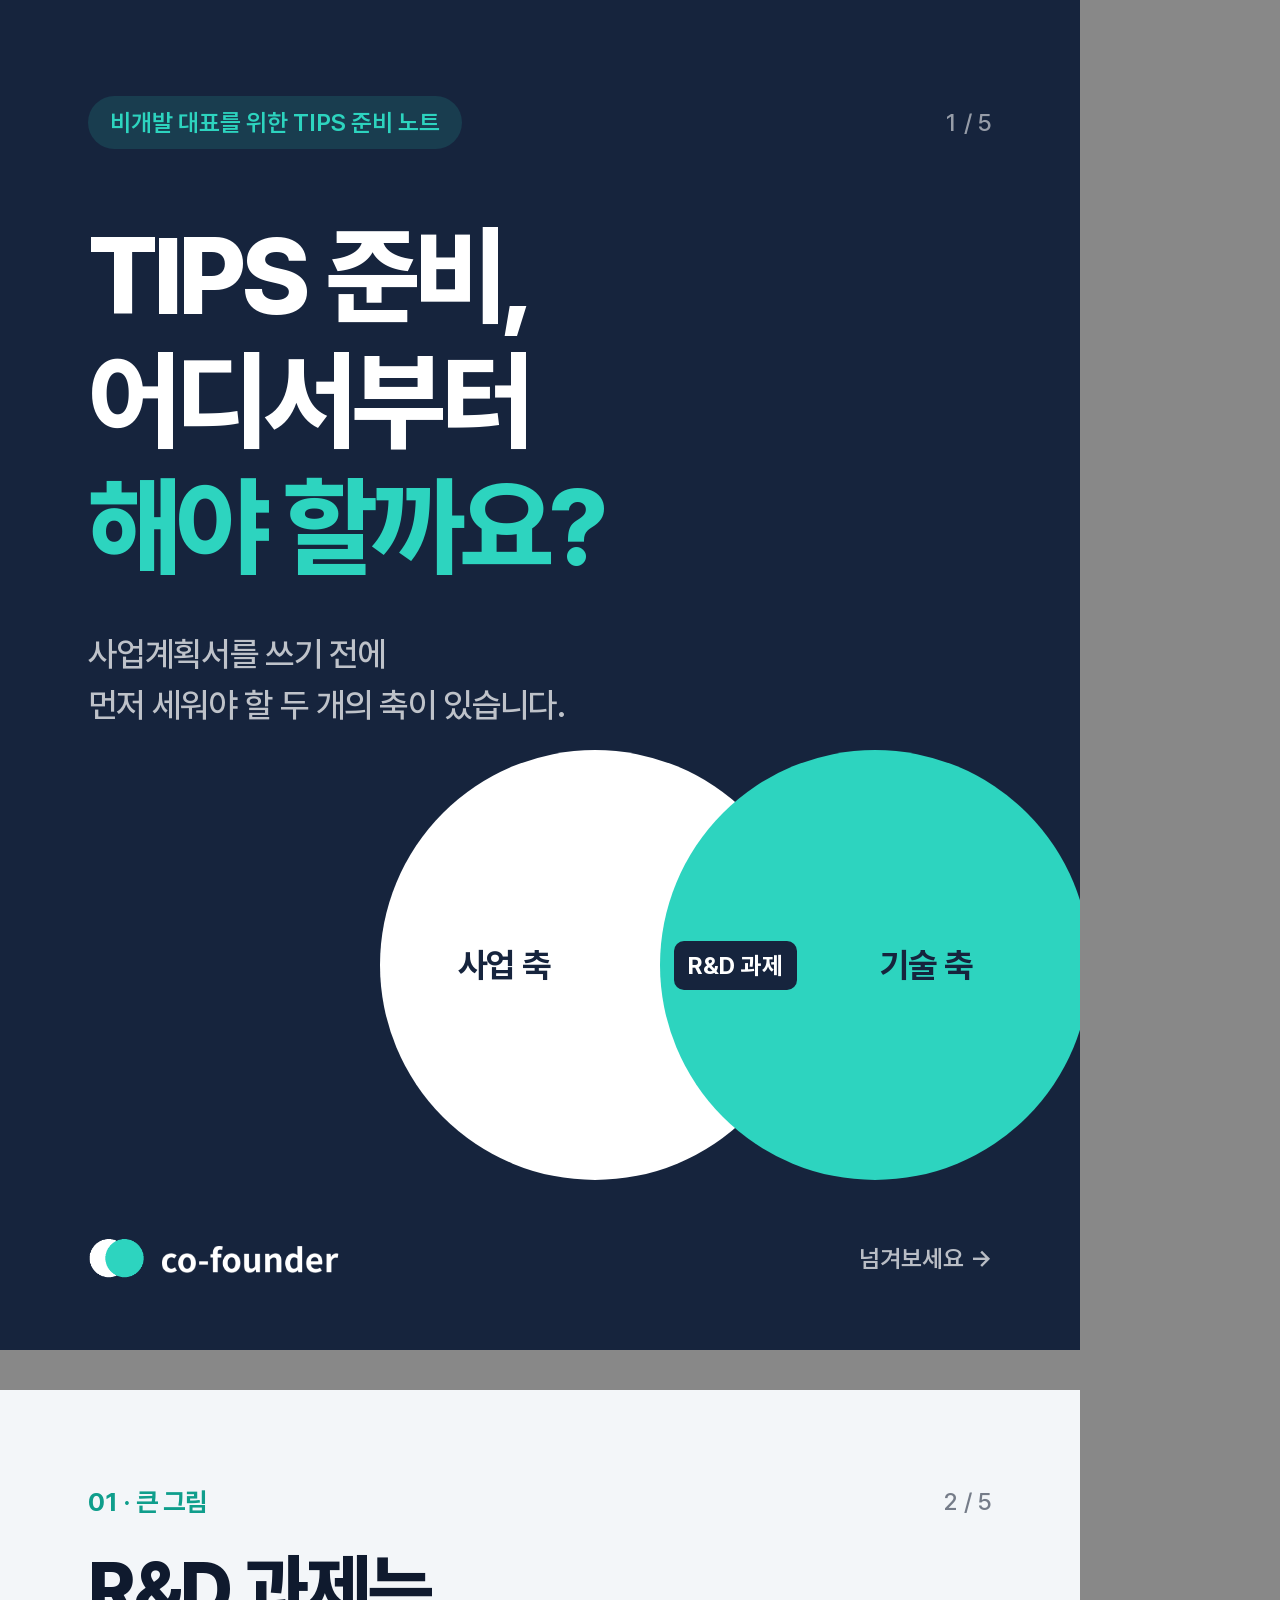
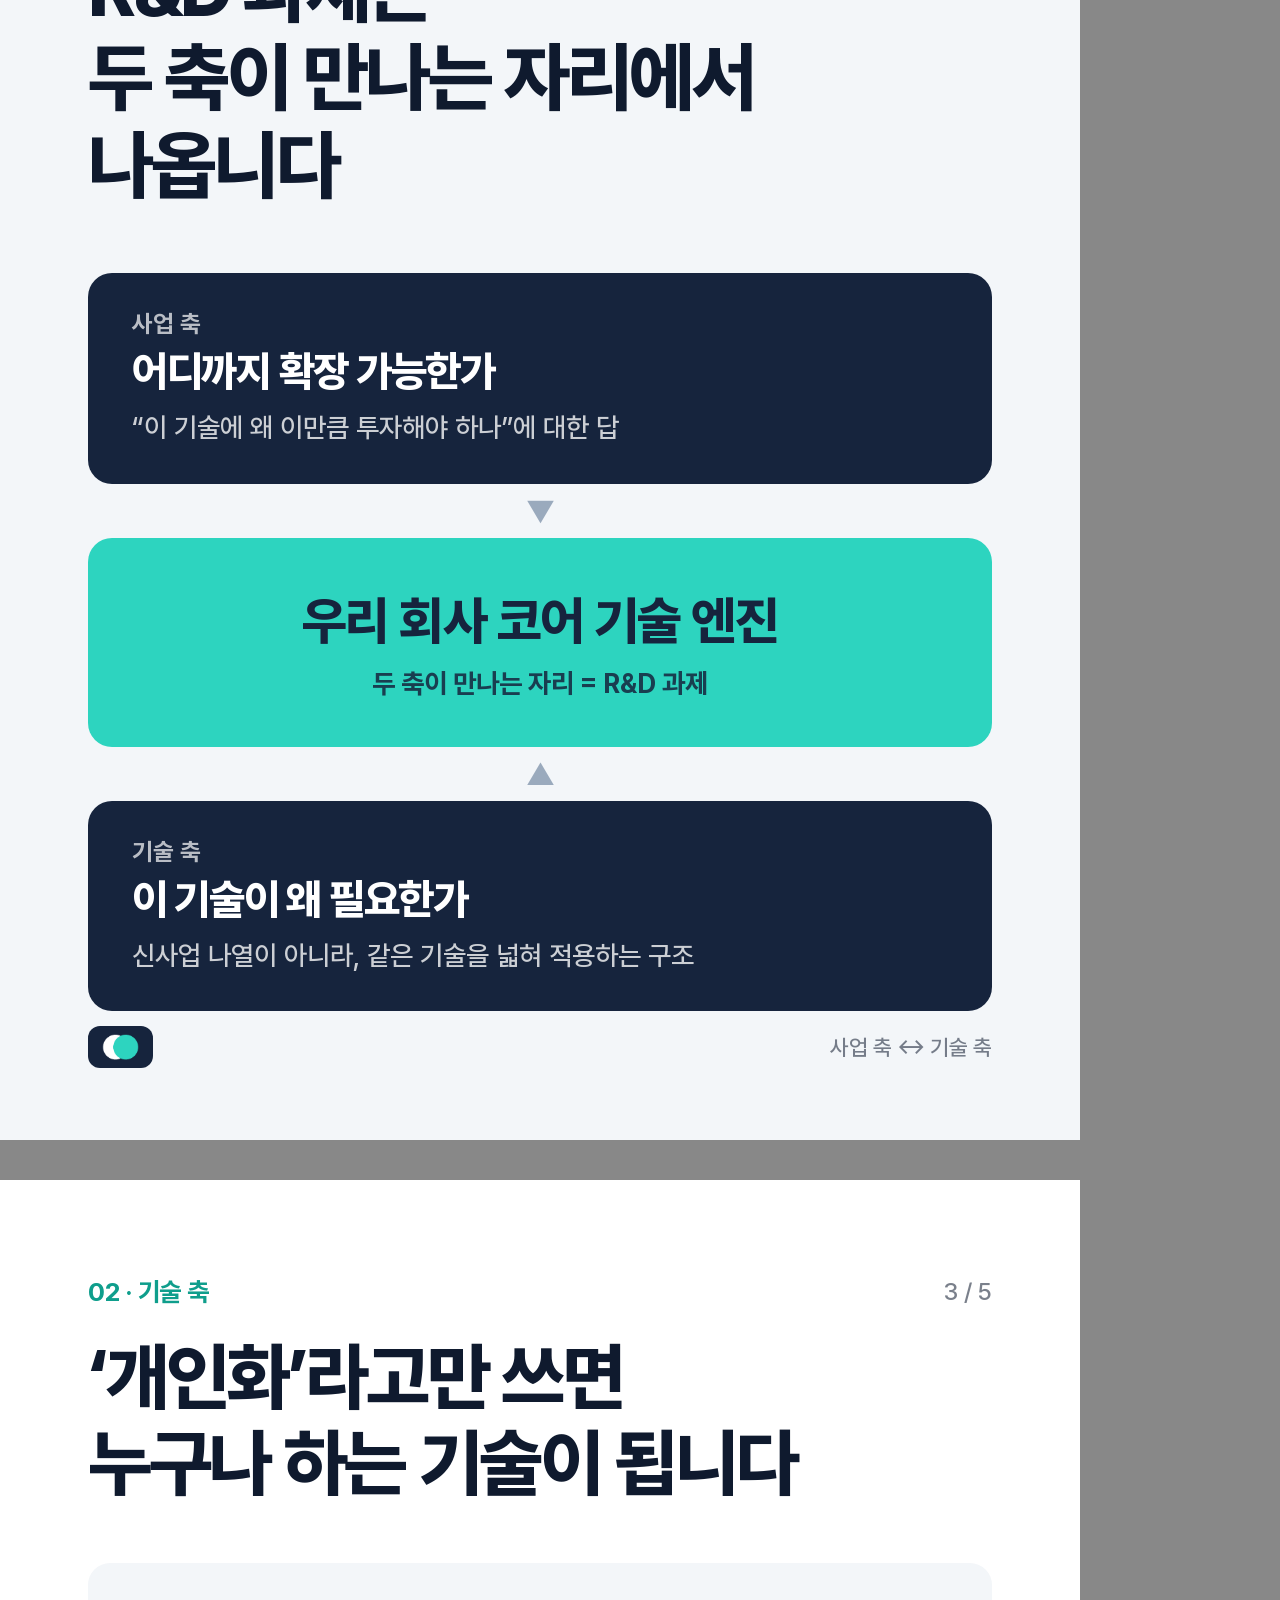
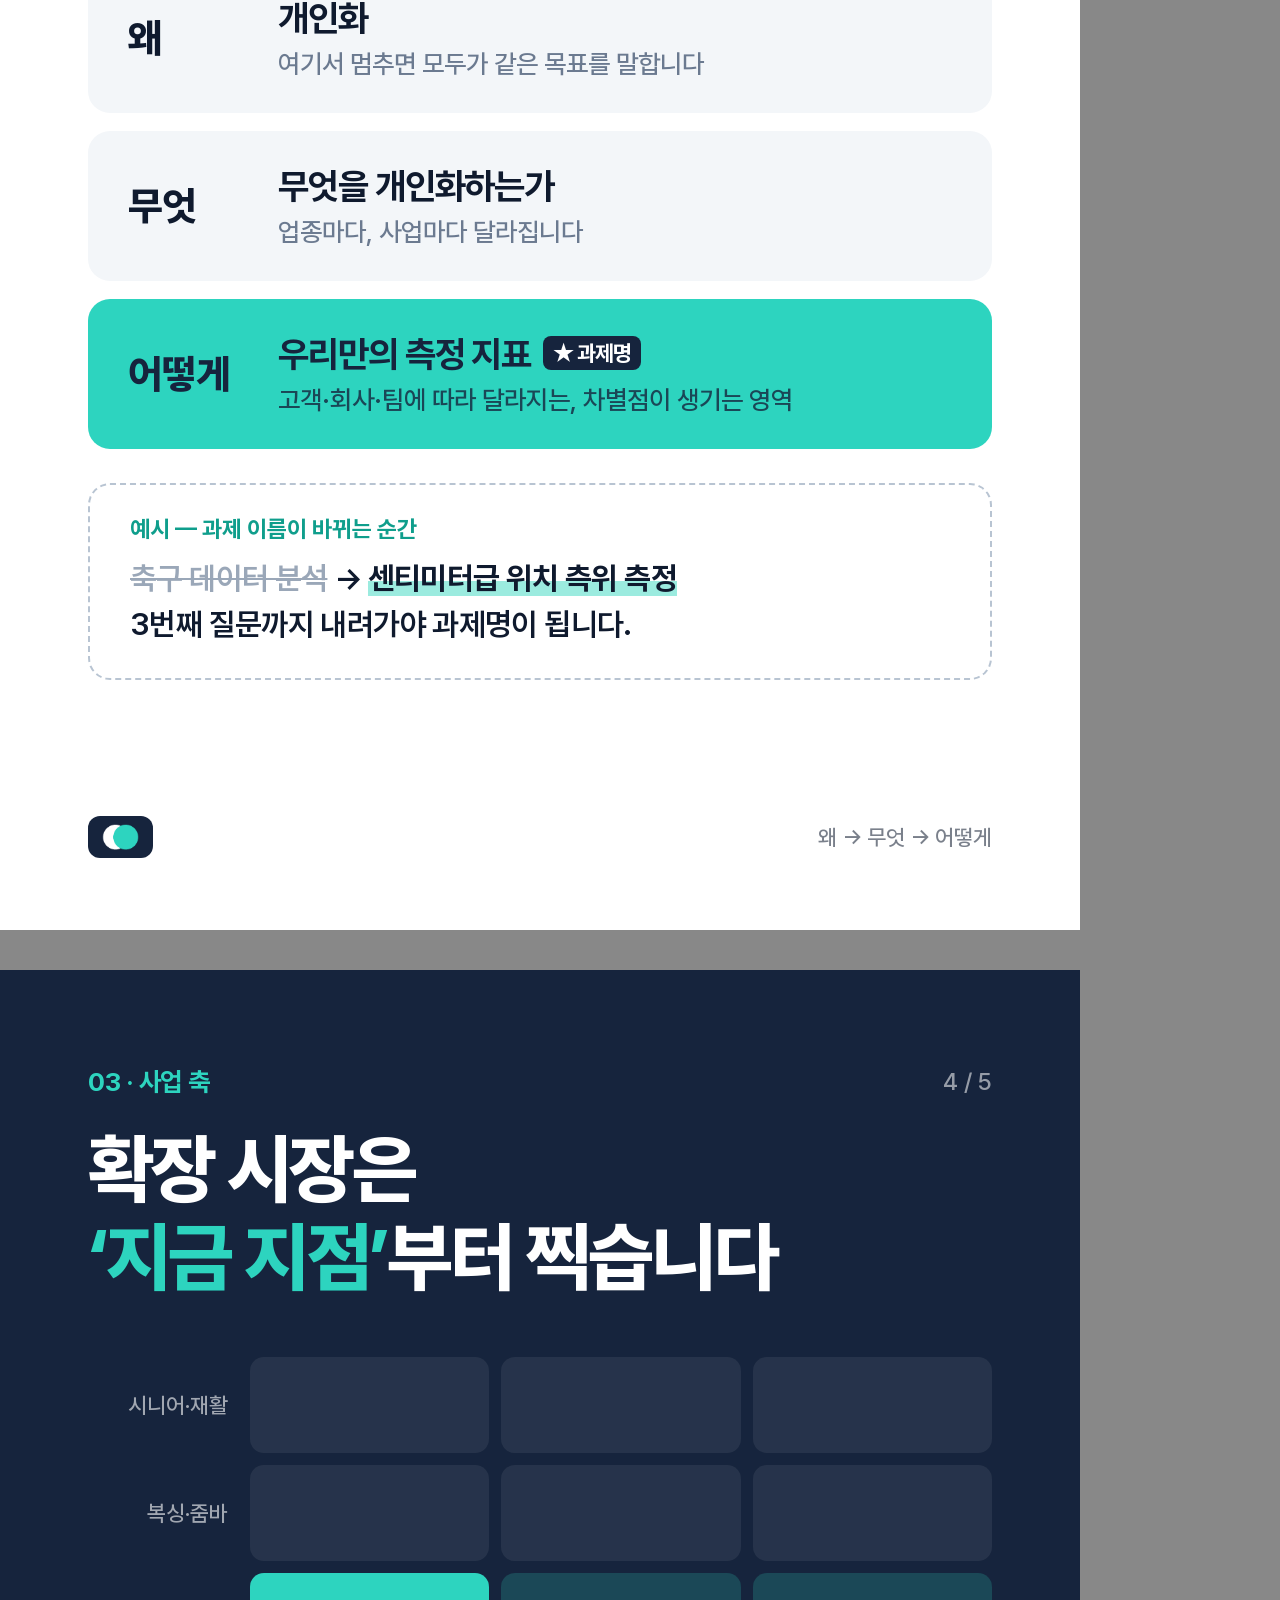
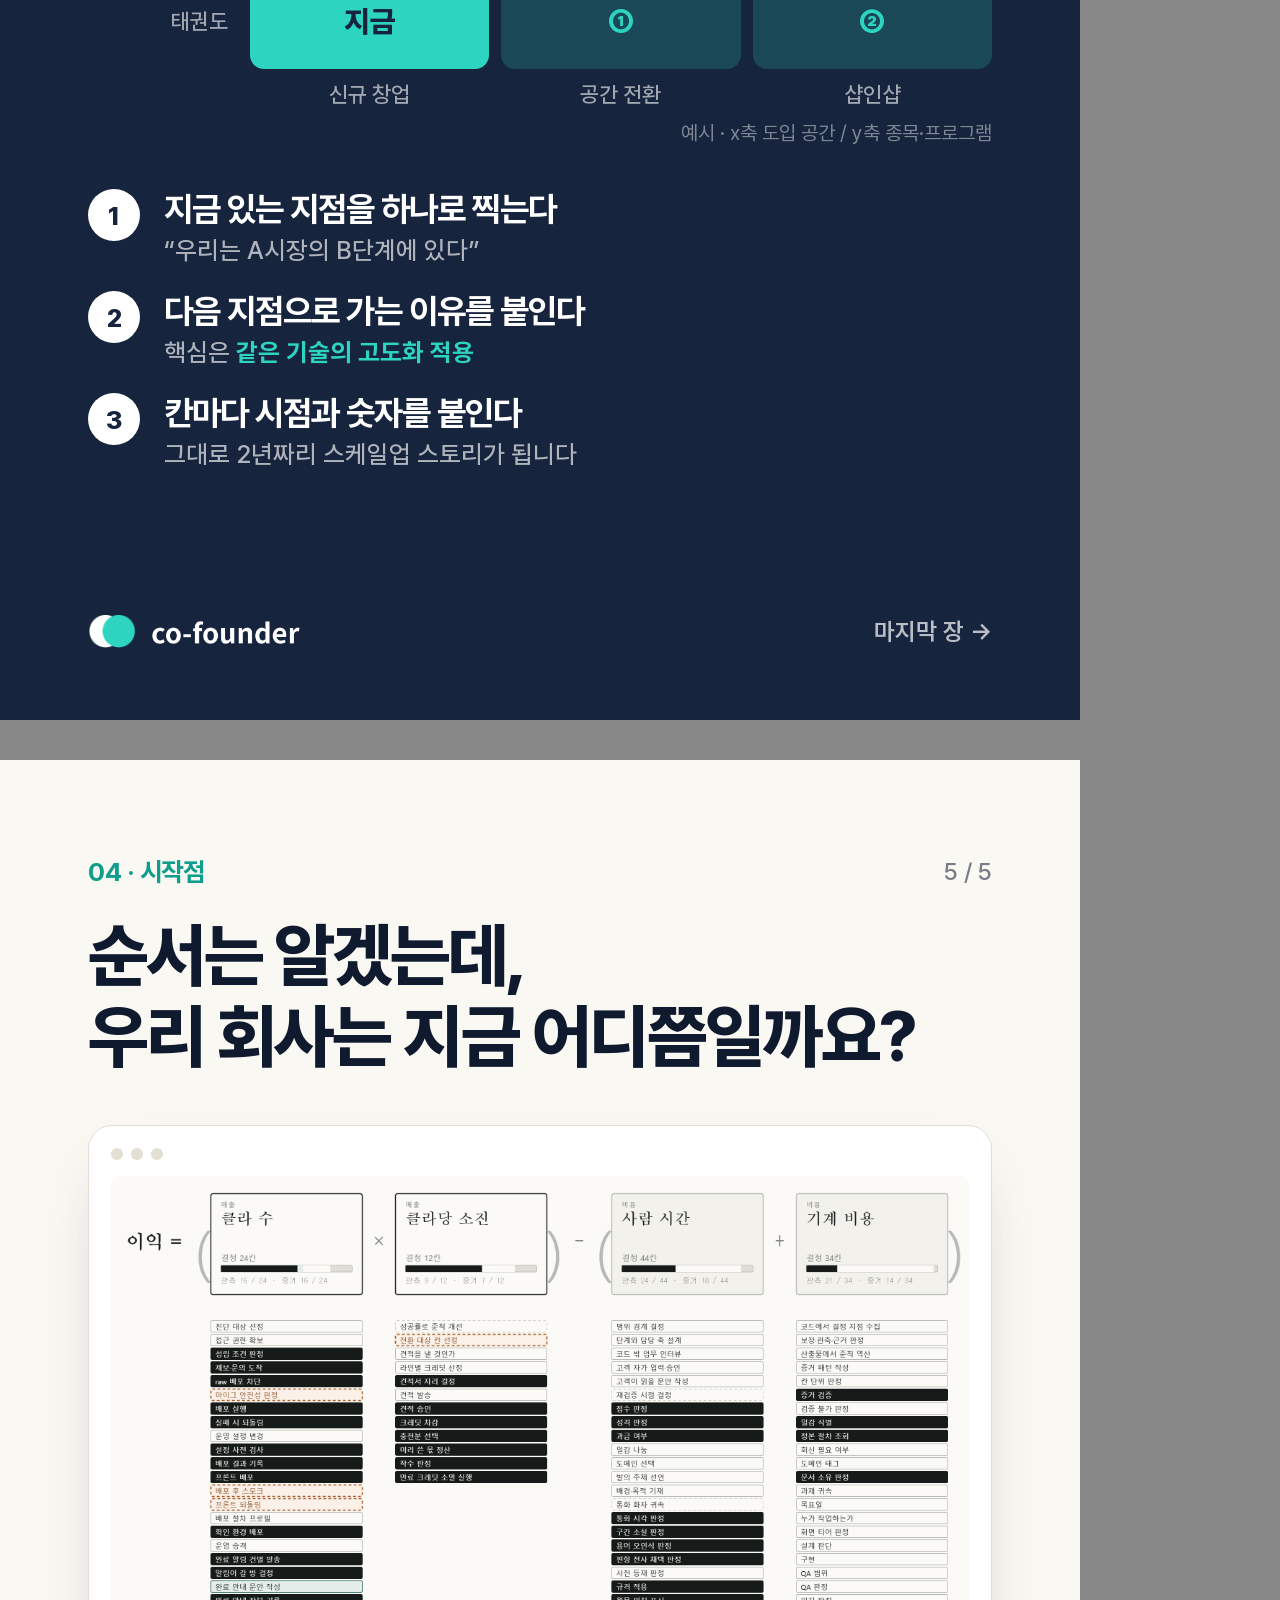
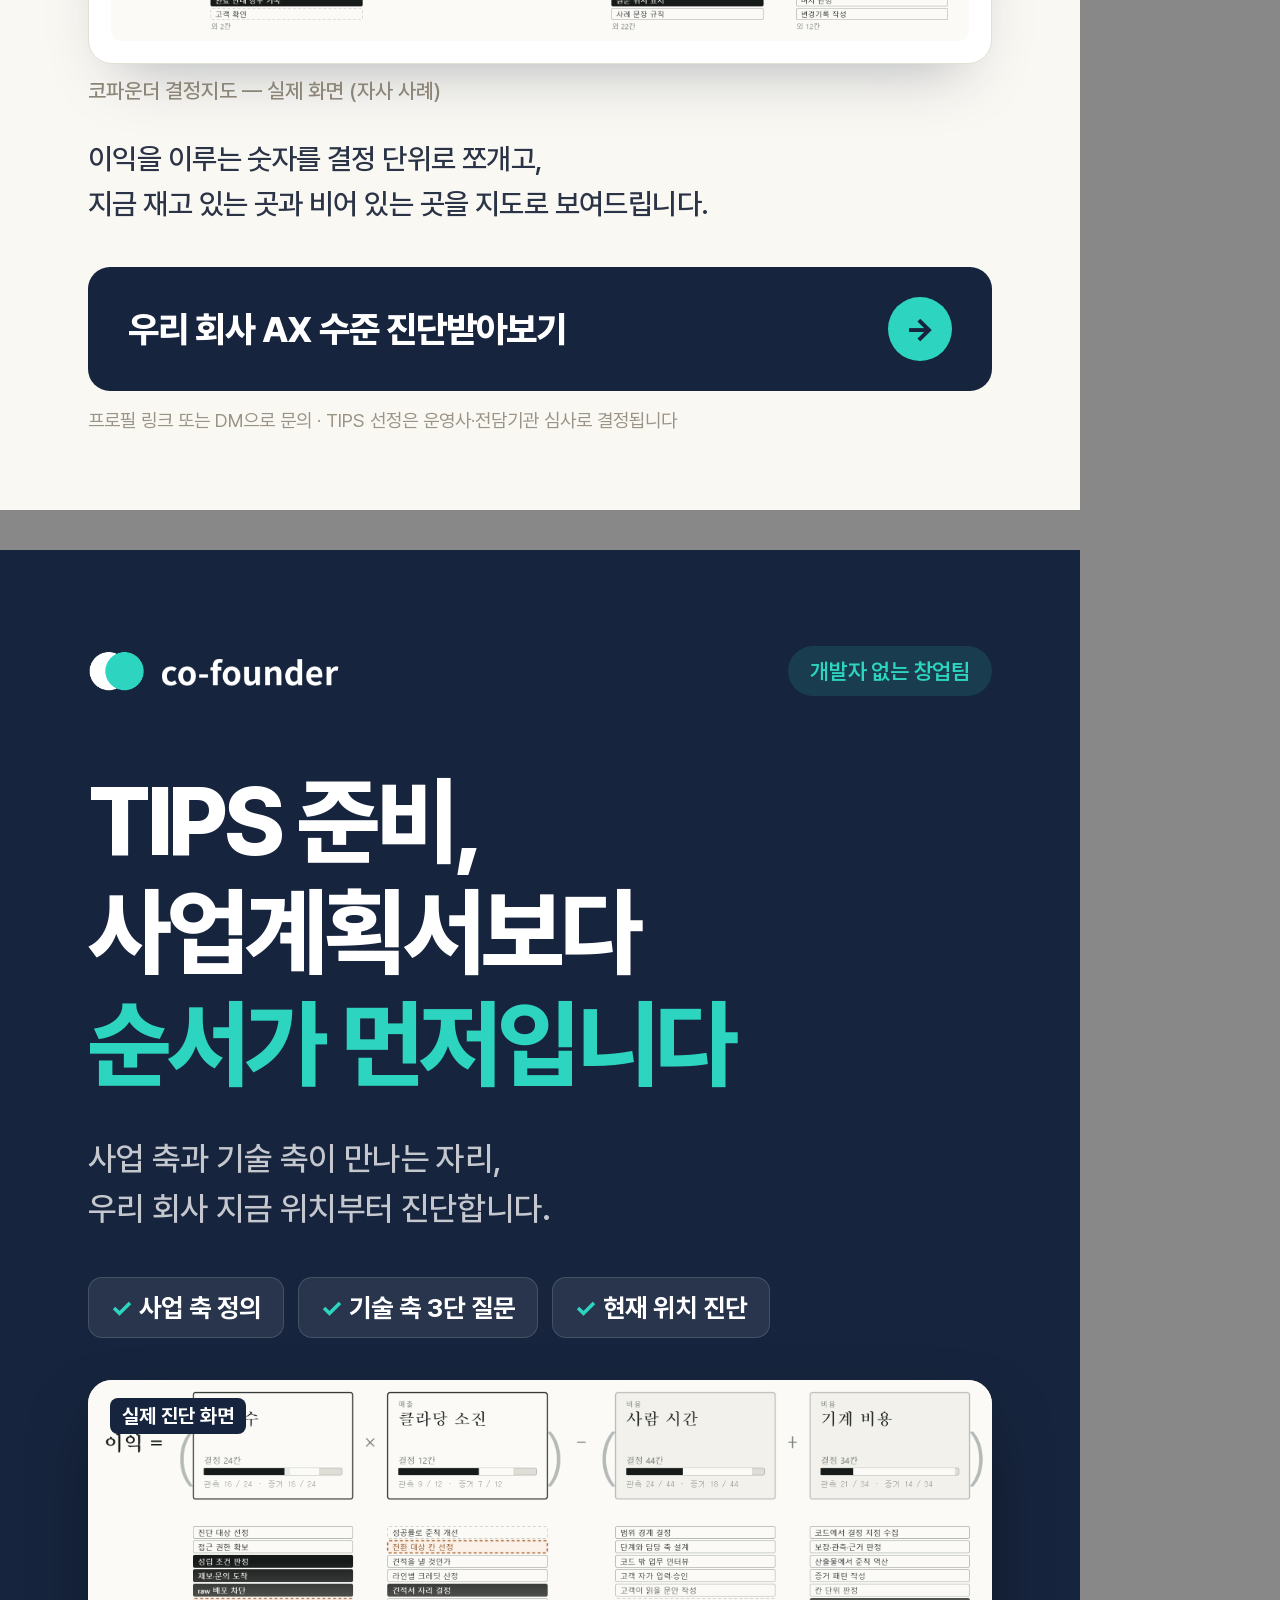
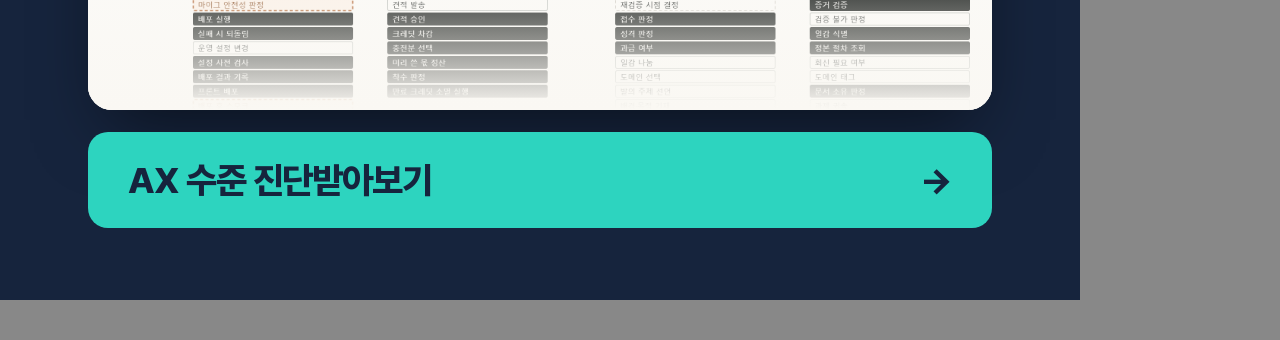
<file: service/marketing-studio/samples/tips-v1/tips.html>
<!doctype html>
<html lang="ko"><head><meta charset="utf-8">
<style>
@font-face{font-family:P;font-weight:400;src:url(fonts/Pretendard-Regular.woff2)}
@font-face{font-family:P;font-weight:500;src:url(fonts/Pretendard-Medium.woff2)}
@font-face{font-family:P;font-weight:600;src:url(fonts/Pretendard-SemiBold.woff2)}
@font-face{font-family:P;font-weight:700;src:url(fonts/Pretendard-Bold.woff2)}
@font-face{font-family:P;font-weight:800;src:url(fonts/Pretendard-ExtraBold.woff2)}
:root{--navy:#16243D;--navy2:#1F3152;--ink:#0F1A2E;--tq:#2DD4BF;--tqd:#0F9E8C;--mint:#E3F8F4;--mute:#6B7A90;--line:#DCE3EC;--cream:#FAF8F3}
*{box-sizing:border-box;margin:0;padding:0}
body{background:#888;font-family:P,sans-serif;word-break:keep-all;-webkit-font-smoothing:antialiased}
.f{width:1080px;height:1350px;position:relative;overflow:hidden;margin:0 0 40px}
.pad{position:absolute;inset:0;padding:96px 88px}
.top{display:flex;justify-content:space-between;align-items:center;font-size:24px;font-weight:600;letter-spacing:-.01em}
.pg{font-weight:500;opacity:.55;font-variant-numeric:tabular-nums}
.foot{position:absolute;left:88px;right:88px;bottom:72px;display:flex;justify-content:space-between;align-items:center}
.brand{display:flex;align-items:center;gap:14px}
.brand .sym{height:40px}.brand .wm{height:30px}
.navy{background:var(--navy);color:#fff}
.light{background:#F3F6F9;color:var(--ink)}
.white{background:#fff;color:var(--ink)}
.cream{background:var(--cream);color:var(--ink)}
.eyebrow{font-size:26px;font-weight:700;color:var(--tqd);letter-spacing:-.01em}
.navy .eyebrow{color:var(--tq)}
h1{font-weight:800;letter-spacing:-.045em;line-height:1.16}
.chip{display:inline-block;padding:12px 22px;border-radius:999px;font-size:24px;font-weight:600}
.lightpill{background:var(--navy);border-radius:12px;padding:8px 14px;display:flex;gap:10px;align-items:center}
.next{font-size:24px;font-weight:600;color:rgba(255,255,255,.7)}
/* s1 */
#s1 h1{font-size:108px;margin-top:64px}
#s1 h1 em{font-style:normal;color:var(--tq)}
#s1 .sub{font-size:34px;line-height:1.5;color:rgba(255,255,255,.72);margin-top:40px;font-weight:500;letter-spacing:-.02em}
.venn{position:absolute;right:-60px;bottom:170px;width:760px;height:430px}
.venn .c{position:absolute;top:0;width:430px;height:430px;border-radius:50%;display:flex;align-items:center;font-size:34px;font-weight:700;letter-spacing:-.02em}
.venn .a{left:0;background:#fff;color:var(--navy);justify-content:flex-start;padding-left:78px}
.venn .b{left:280px;background:var(--tq);color:var(--navy);justify-content:flex-end;padding-right:118px;mix-blend-mode:normal}
.venn .mid{position:absolute;left:280px;top:0;width:150px;height:430px;display:flex;align-items:center;justify-content:center;z-index:3}
.venn .mid span{background:var(--navy);color:#fff;font-size:24px;font-weight:700;padding:10px 14px;border-radius:10px;white-space:nowrap}
/* s2 */
#s2 h1{font-size:76px;margin-top:28px}
.stack{margin-top:64px;display:flex;flex-direction:column;align-items:stretch;gap:0}
.card{border-radius:24px;padding:36px 44px}
.card .k{font-size:24px;font-weight:700;opacity:.7}
.card .t{font-size:42px;font-weight:800;letter-spacing:-.03em;margin-top:8px}
.card .d{font-size:27px;font-weight:500;margin-top:12px;opacity:.78;line-height:1.45}
.cn{background:var(--navy);color:#fff}
.ct{background:var(--tq);color:var(--navy);text-align:center;padding:44px}
.ct .t{font-size:52px}
.arrow{height:54px;display:flex;justify-content:center;align-items:center;color:#9AAABD;font-size:30px}
/* s3 */
#s3 h1{font-size:74px;margin-top:28px}
.rows{margin-top:56px;display:flex;flex-direction:column;gap:18px}
.row{display:grid;grid-template-columns:150px 1fr;align-items:center;border-radius:22px;padding:34px 40px;background:#F3F6F9}
.row .q{font-size:40px;font-weight:800;letter-spacing:-.03em}
.row .t{font-size:36px;font-weight:700;letter-spacing:-.03em}
.row .d{font-size:26px;color:var(--mute);margin-top:8px;font-weight:500}
.row.hl{background:var(--tq);color:var(--navy)}
.row.hl .d{color:var(--navy);opacity:.8}
.star{display:inline-block;margin-left:12px;font-size:22px;font-weight:700;background:var(--navy);color:#fff;border-radius:8px;padding:4px 10px;vertical-align:6px}
.ex{margin-top:34px;border:2px dashed #B8C4D2;border-radius:22px;padding:30px 40px}
.ex .l{font-size:23px;font-weight:700;color:var(--tqd)}
.ex .v{font-size:31px;font-weight:600;margin-top:12px;letter-spacing:-.02em;line-height:1.5}
.ex .v s{color:#9AA7B8;text-decoration-thickness:2px}
.ex .v b{color:var(--ink);background:linear-gradient(transparent 60%,#9BEBDF 60%)}
/* s4 */
#s4 h1{font-size:76px;margin-top:28px}
.mx{margin-top:56px;display:grid;grid-template-columns:150px repeat(3,1fr);gap:12px;align-items:center}
.mx .yl{font-size:22px;color:rgba(255,255,255,.6);text-align:right;padding-right:10px;font-weight:500}
.mx .cell{height:96px;border-radius:14px;background:rgba(255,255,255,.07);display:flex;align-items:center;justify-content:center;font-size:30px;font-weight:800}
.mx .now{background:var(--tq);color:var(--navy)}
.mx .nx{background:rgba(45,212,191,.2);color:var(--tq)}
.mx .xl{font-size:22px;color:rgba(255,255,255,.6);text-align:center;font-weight:500}
.mxcap{font-size:20px;color:rgba(255,255,255,.45);margin-top:14px;text-align:right}
.rules{margin-top:44px;display:flex;flex-direction:column;gap:26px}
.rule{display:flex;gap:24px;align-items:flex-start}
.rule .n{flex:none;width:52px;height:52px;border-radius:50%;background:#fff;color:var(--navy);display:flex;align-items:center;justify-content:center;font-size:26px;font-weight:800}
.rule .t{font-size:34px;font-weight:700;letter-spacing:-.03em}
.rule .d{font-size:25px;color:rgba(255,255,255,.66);margin-top:6px;font-weight:500}
.rule .d b{color:var(--tq)}
/* s5 */
#s5 h1{font-size:70px;margin-top:28px}
.shot{margin-top:48px;background:#fff;border:1px solid #E4DFD4;border-radius:24px;padding:22px;box-shadow:0 30px 60px -30px rgba(22,36,61,.35)}
.shot .bar{display:flex;gap:8px;margin-bottom:16px}.shot .bar i{width:12px;height:12px;border-radius:50%;background:#E4DFD4}
.shot img{width:100%;display:block;border-radius:10px}
.cap{font-size:21px;color:#8C8577;margin-top:14px;font-weight:500}
.body5{font-size:29px;line-height:1.55;margin-top:34px;font-weight:500;letter-spacing:-.02em;color:#2B3446}
.cta{margin-top:40px;display:flex;align-items:center;justify-content:space-between;background:var(--navy);color:#fff;border-radius:22px;padding:30px 40px}
.cta .t{font-size:36px;font-weight:800;letter-spacing:-.03em}
.cta .go{width:64px;height:64px;border-radius:50%;background:var(--tq);color:var(--navy);display:flex;align-items:center;justify-content:center;font-size:32px;font-weight:800}
.fine{font-size:19px;color:#9B9486;margin-top:18px}
/* ad */
#ad h1{font-size:96px;margin-top:70px}
#ad h1 em{font-style:normal;color:var(--tq)}
#ad .sub{font-size:33px;color:rgba(255,255,255,.75);margin-top:34px;font-weight:500;letter-spacing:-.02em;line-height:1.5}
.checks{margin-top:44px;display:flex;flex-wrap:wrap;gap:14px}
.checks span{font-size:26px;font-weight:700;padding:14px 22px;border-radius:14px;background:rgba(255,255,255,.08);border:1px solid rgba(255,255,255,.14)}
.checks span:before{content:"✓ ";color:var(--tq)}
.adshot{position:absolute;left:88px;right:88px;bottom:190px;height:330px;border-radius:24px 24px 24px 24px;overflow:hidden;background:var(--cream);box-shadow:0 30px 70px -20px rgba(0,0,0,.55)}
.adshot img{width:100%;display:block;margin-top:-6px}
.adshot:after{content:"";position:absolute;inset:0;background:linear-gradient(transparent 55%,rgba(250,248,243,1))}
.adshot .tag{position:absolute;left:22px;top:18px;z-index:2;background:var(--navy);color:#fff;font-size:20px;font-weight:700;border-radius:8px;padding:6px 12px}
.adcta{position:absolute;left:88px;right:88px;bottom:72px;height:96px;border-radius:20px;background:var(--tq);color:var(--navy);display:flex;align-items:center;justify-content:space-between;padding:0 40px;font-size:36px;font-weight:800;letter-spacing:-.03em}
</style></head><body>

<!-- 1 COVER -->
<div class="f navy" id="s1"><div class="pad">
  <div class="top"><span class="chip" style="background:rgba(45,212,191,.14);color:var(--tq)">비개발 대표를 위한 TIPS 준비 노트</span><span class="pg">1 / 5</span></div>
  <h1>TIPS 준비,<br>어디서부터<br><em>해야 할까요?</em></h1>
  <p class="sub">사업계획서를 쓰기 전에<br>먼저 세워야 할 두 개의 축이 있습니다.</p>
</div>
  <div class="venn"><div class="c a">사업 축</div><div class="c b">기술 축</div><div class="mid"><span>R&amp;D 과제</span></div></div>
  <div class="foot"><div class="brand"><img class="sym" src="src/logo_symbol.png"><img class="wm" src="src/logo_word.png"></div><span class="next">넘겨보세요 →</span></div>
</div>

<!-- 2 BIG PICTURE -->
<div class="f light" id="s2"><div class="pad">
  <div class="top"><span class="eyebrow">01 · 큰 그림</span><span class="pg">2 / 5</span></div>
  <h1>R&amp;D 과제는<br>두 축이 만나는 자리에서<br>나옵니다</h1>
  <div class="stack">
    <div class="card cn"><div class="k">사업 축</div><div class="t">어디까지 확장 가능한가</div><div class="d">“이 기술에 왜 이만큼 투자해야 하나”에 대한 답</div></div>
    <div class="arrow">▼</div>
    <div class="card ct"><div class="t">우리 회사 코어 기술 엔진</div><div class="d" style="opacity:.85;font-weight:700">두 축이 만나는 자리 = R&amp;D 과제</div></div>
    <div class="arrow">▲</div>
    <div class="card cn"><div class="k">기술 축</div><div class="t">이 기술이 왜 필요한가</div><div class="d">신사업 나열이 아니라, 같은 기술을 넓혀 적용하는 구조</div></div>
  </div>
</div>
  <div class="foot"><div class="lightpill"><img src="src/logo_symbol.png" style="height:26px"></div><span class="pg" style="font-size:22px">사업 축 ↔ 기술 축</span></div>
</div>

<!-- 3 TECH AXIS -->
<div class="f white" id="s3"><div class="pad">
  <div class="top"><span class="eyebrow">02 · 기술 축</span><span class="pg">3 / 5</span></div>
  <h1>‘개인화’라고만 쓰면<br>누구나 하는 기술이 됩니다</h1>
  <div class="rows">
    <div class="row"><div class="q">왜</div><div><div class="t">개인화</div><div class="d">여기서 멈추면 모두가 같은 목표를 말합니다</div></div></div>
    <div class="row"><div class="q">무엇</div><div><div class="t">무엇을 개인화하는가</div><div class="d">업종마다, 사업마다 달라집니다</div></div></div>
    <div class="row hl"><div class="q">어떻게</div><div><div class="t">우리만의 측정 지표<span class="star">★ 과제명</span></div><div class="d">고객·회사·팀에 따라 달라지는, 차별점이 생기는 영역</div></div></div>
  </div>
  <div class="ex"><div class="l">예시 — 과제 이름이 바뀌는 순간</div><div class="v"><s>축구 데이터 분석</s> → <b>센티미터급 위치 측위 측정</b><br>3번째 질문까지 내려가야 과제명이 됩니다.</div></div>
</div>
  <div class="foot"><div class="lightpill"><img src="src/logo_symbol.png" style="height:26px"></div><span class="pg" style="font-size:22px">왜 → 무엇 → 어떻게</span></div>
</div>

<!-- 4 BIZ AXIS -->
<div class="f navy" id="s4"><div class="pad">
  <div class="top"><span class="eyebrow">03 · 사업 축</span><span class="pg">4 / 5</span></div>
  <h1>확장 시장은<br><span style="color:var(--tq)">‘지금 지점’</span>부터 찍습니다</h1>
  <div class="mx">
    <div class="yl">시니어·재활</div><div class="cell"></div><div class="cell"></div><div class="cell"></div>
    <div class="yl">복싱·줌바</div><div class="cell"></div><div class="cell"></div><div class="cell"></div>
    <div class="yl">태권도</div><div class="cell now">지금</div><div class="cell nx">①</div><div class="cell nx">②</div>
    <div></div><div class="xl">신규 창업</div><div class="xl">공간 전환</div><div class="xl">샵인샵</div>
  </div>
  <div class="mxcap">예시 · x축 도입 공간 / y축 종목·프로그램</div>
  <div class="rules">
    <div class="rule"><div class="n">1</div><div><div class="t">지금 있는 지점을 하나로 찍는다</div><div class="d">“우리는 A시장의 B단계에 있다”</div></div></div>
    <div class="rule"><div class="n">2</div><div><div class="t">다음 지점으로 가는 이유를 붙인다</div><div class="d">핵심은 <b>같은 기술의 고도화 적용</b></div></div></div>
    <div class="rule"><div class="n">3</div><div><div class="t">칸마다 시점과 숫자를 붙인다</div><div class="d">그대로 2년짜리 스케일업 스토리가 됩니다</div></div></div>
  </div>
</div>
  <div class="foot"><div class="brand"><img class="sym" src="src/logo_symbol.png" style="height:34px"><img class="wm" src="src/logo_word.png" style="height:25px"></div><span class="next">마지막 장 →</span></div>
</div>

<!-- 5 CTA -->
<div class="f cream" id="s5"><div class="pad">
  <div class="top"><span class="eyebrow">04 · 시작점</span><span class="pg">5 / 5</span></div>
  <h1>순서는 알겠는데,<br>우리 회사는 지금 어디쯤일까요?</h1>
  <div class="shot"><div class="bar"><i></i><i></i><i></i></div><img src="src/map_crop.png"></div>
  <div class="cap">코파운더 결정지도 — 실제 화면 (자사 사례)</div>
  <p class="body5">이익을 이루는 숫자를 결정 단위로 쪼개고,<br>지금 재고 있는 곳과 비어 있는 곳을 지도로 보여드립니다.</p>
  <div class="cta"><div class="t">우리 회사 AX 수준 진단받아보기</div><div class="go">→</div></div>
  <div class="fine">프로필 링크 또는 DM으로 문의 · TIPS 선정은 운영사·전담기관 심사로 결정됩니다</div>
</div></div>

<!-- AD -->
<div class="f navy" id="ad"><div class="pad">
  <div class="top"><div class="brand"><img class="sym" src="src/logo_symbol.png"><img class="wm" src="src/logo_word.png"></div><span class="chip" style="background:rgba(45,212,191,.14);color:var(--tq);font-size:22px">개발자 없는 창업팀</span></div>
  <h1>TIPS 준비,<br>사업계획서보다<br><em>순서가 먼저입니다</em></h1>
  <p class="sub">사업 축과 기술 축이 만나는 자리,<br>우리 회사 지금 위치부터 진단합니다.</p>
  <div class="checks"><span>사업 축 정의</span><span>기술 축 3단 질문</span><span>현재 위치 진단</span></div>
</div>
  <div class="adshot"><span class="tag">실제 진단 화면</span><img src="src/map_crop.png"></div>
  <div class="adcta"><span>AX 수준 진단받아보기</span><span>→</span></div>
</div>
</body></html>
</file>
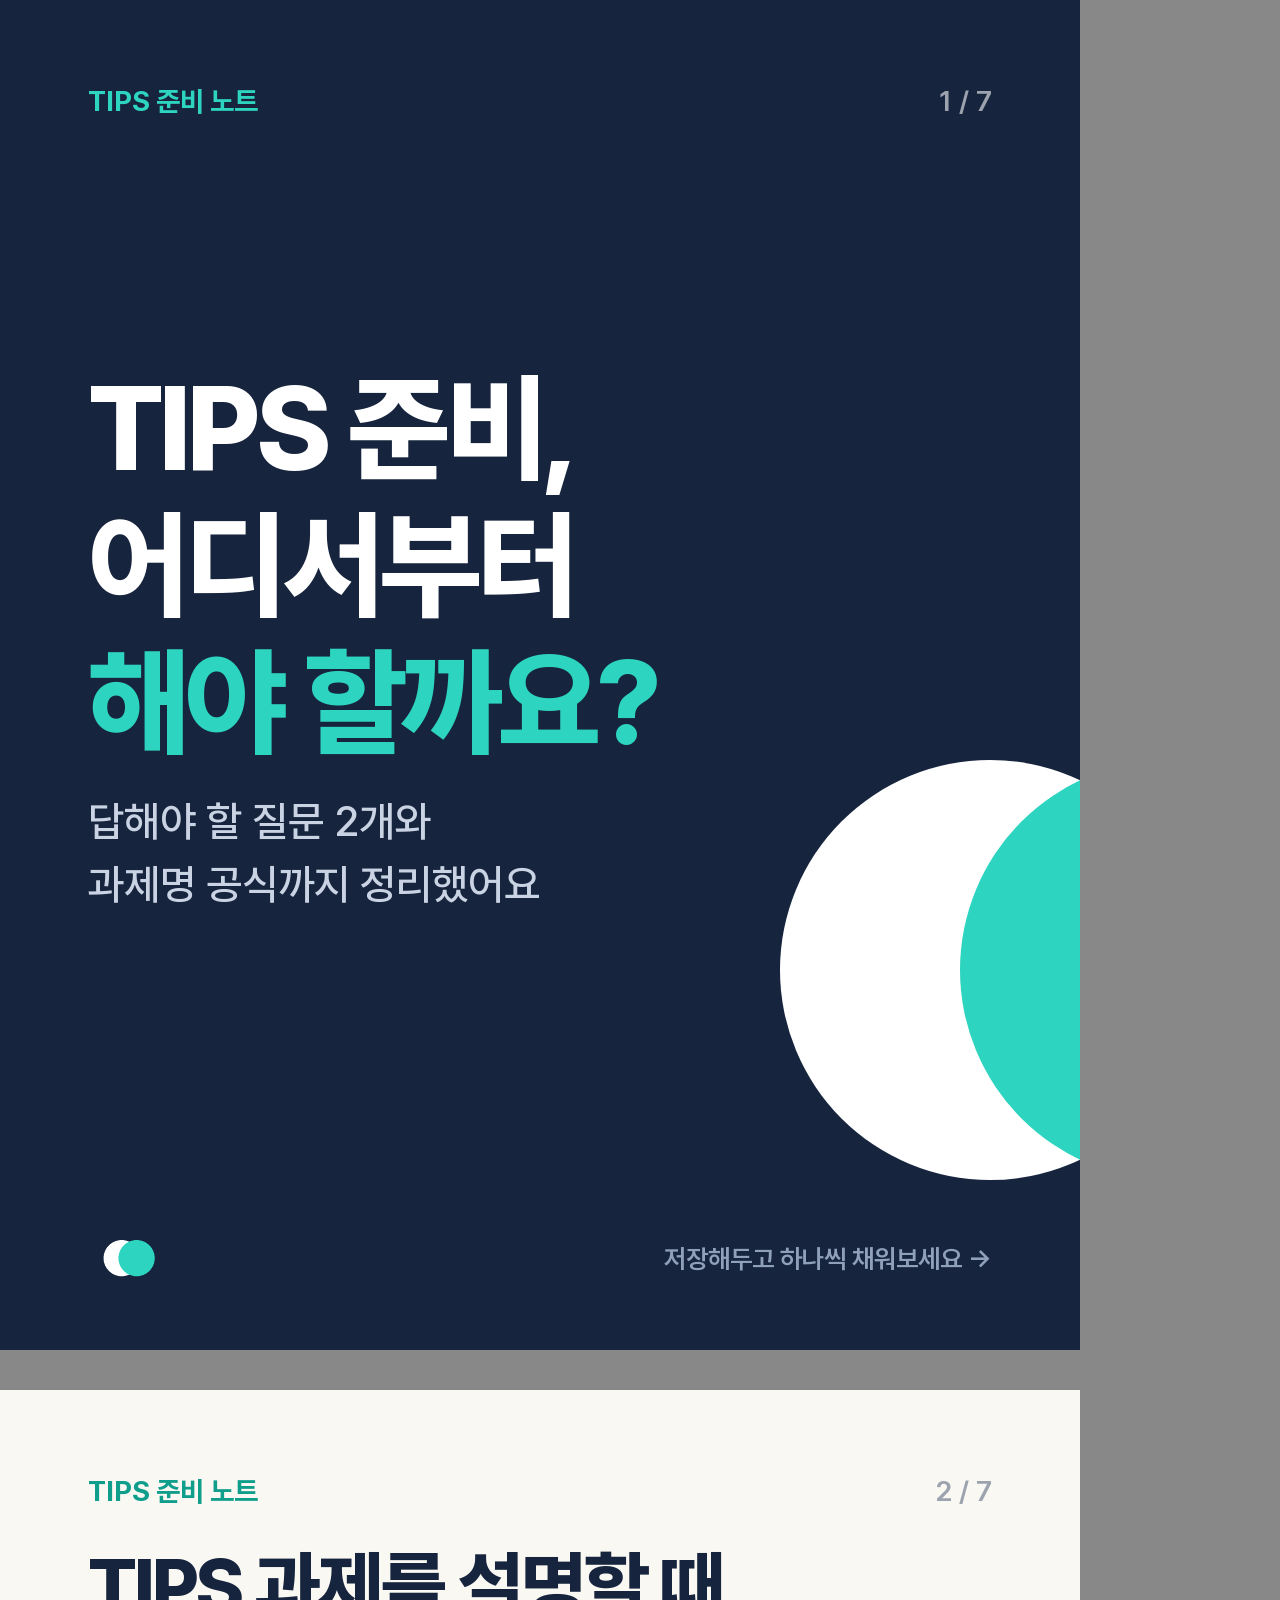
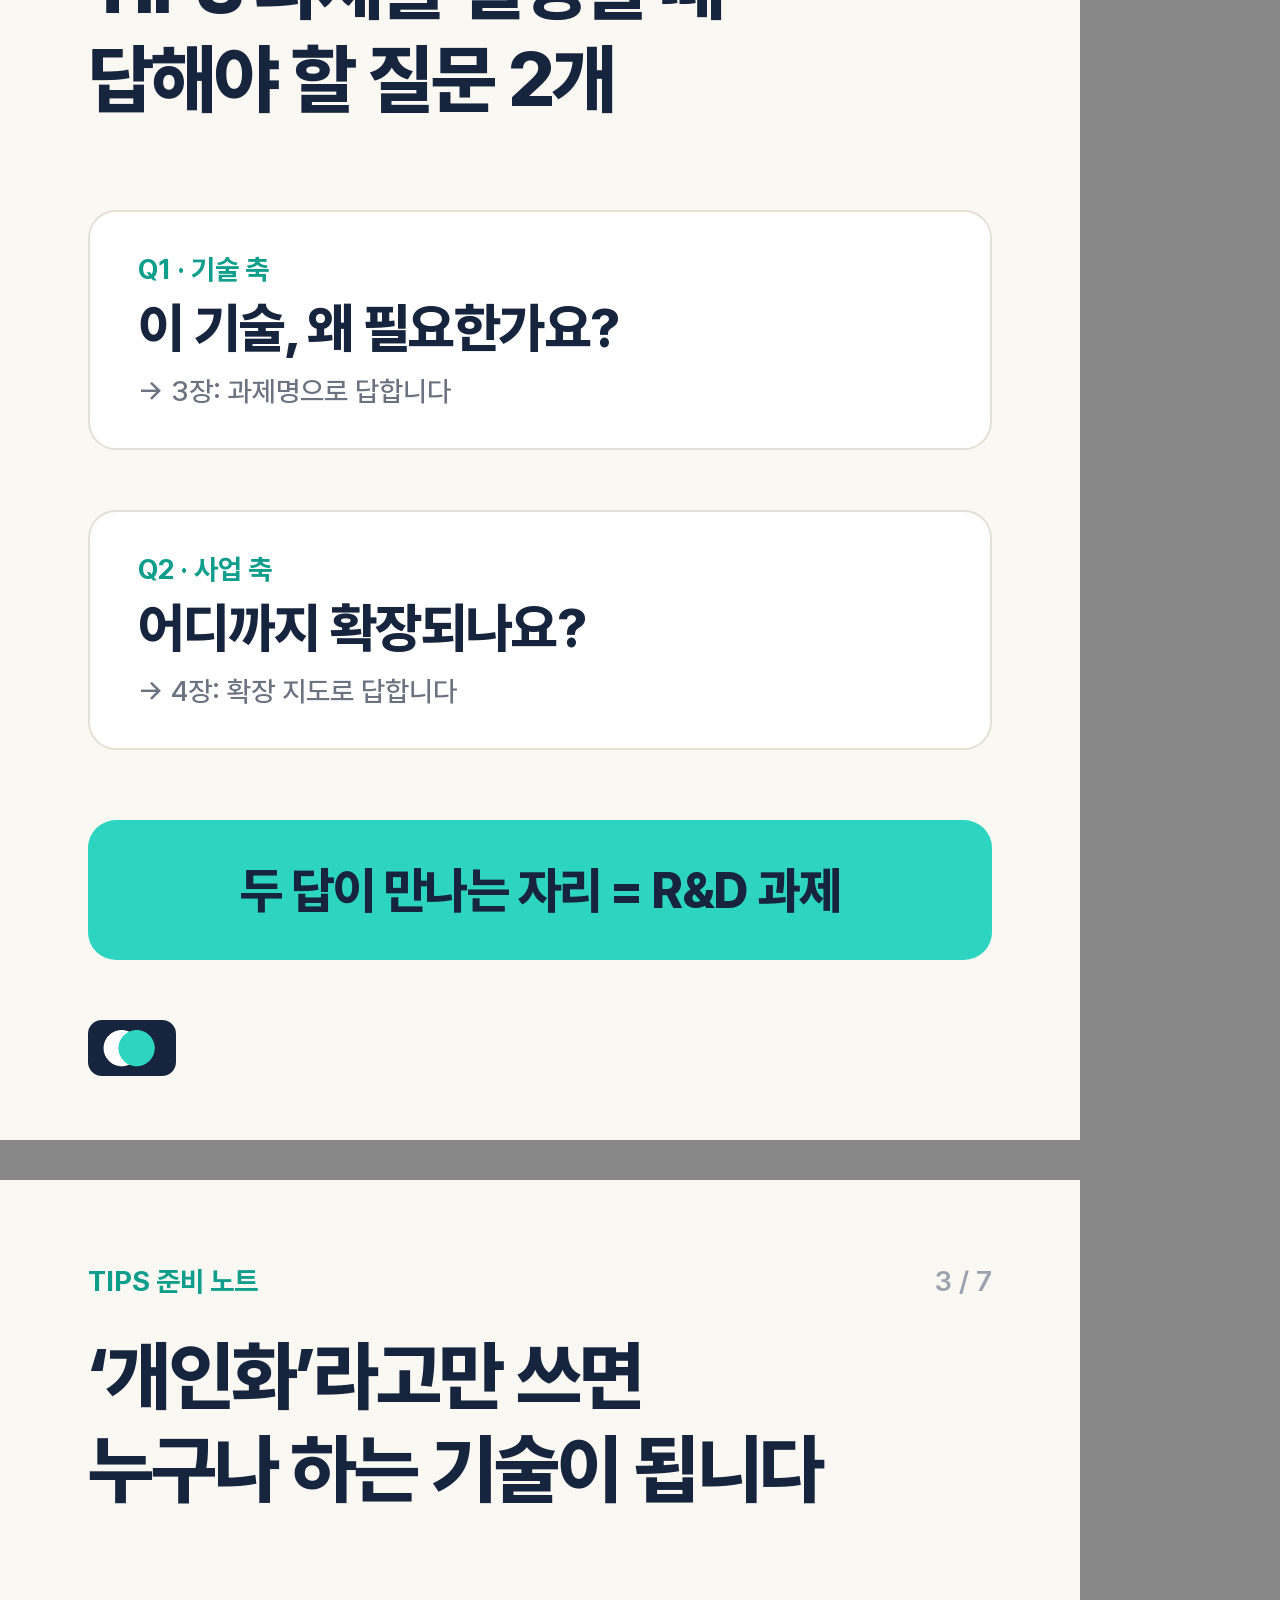
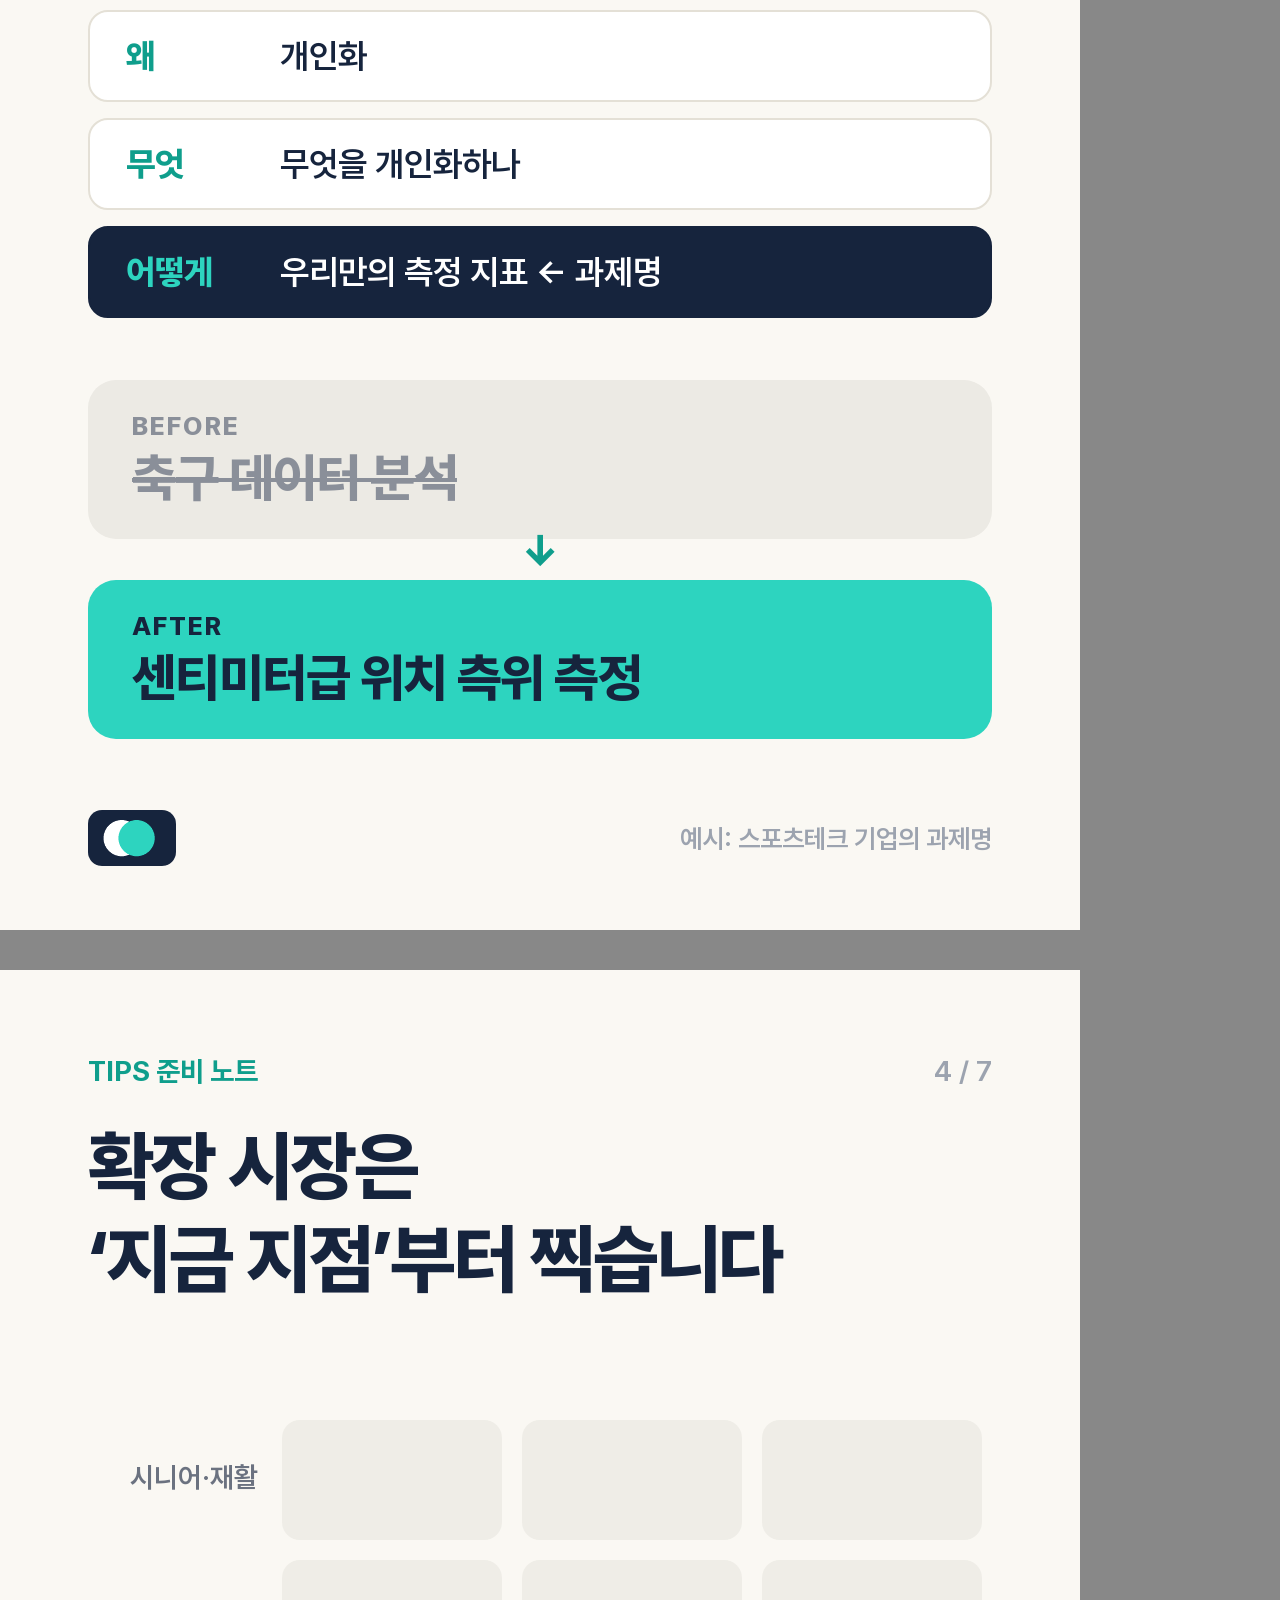
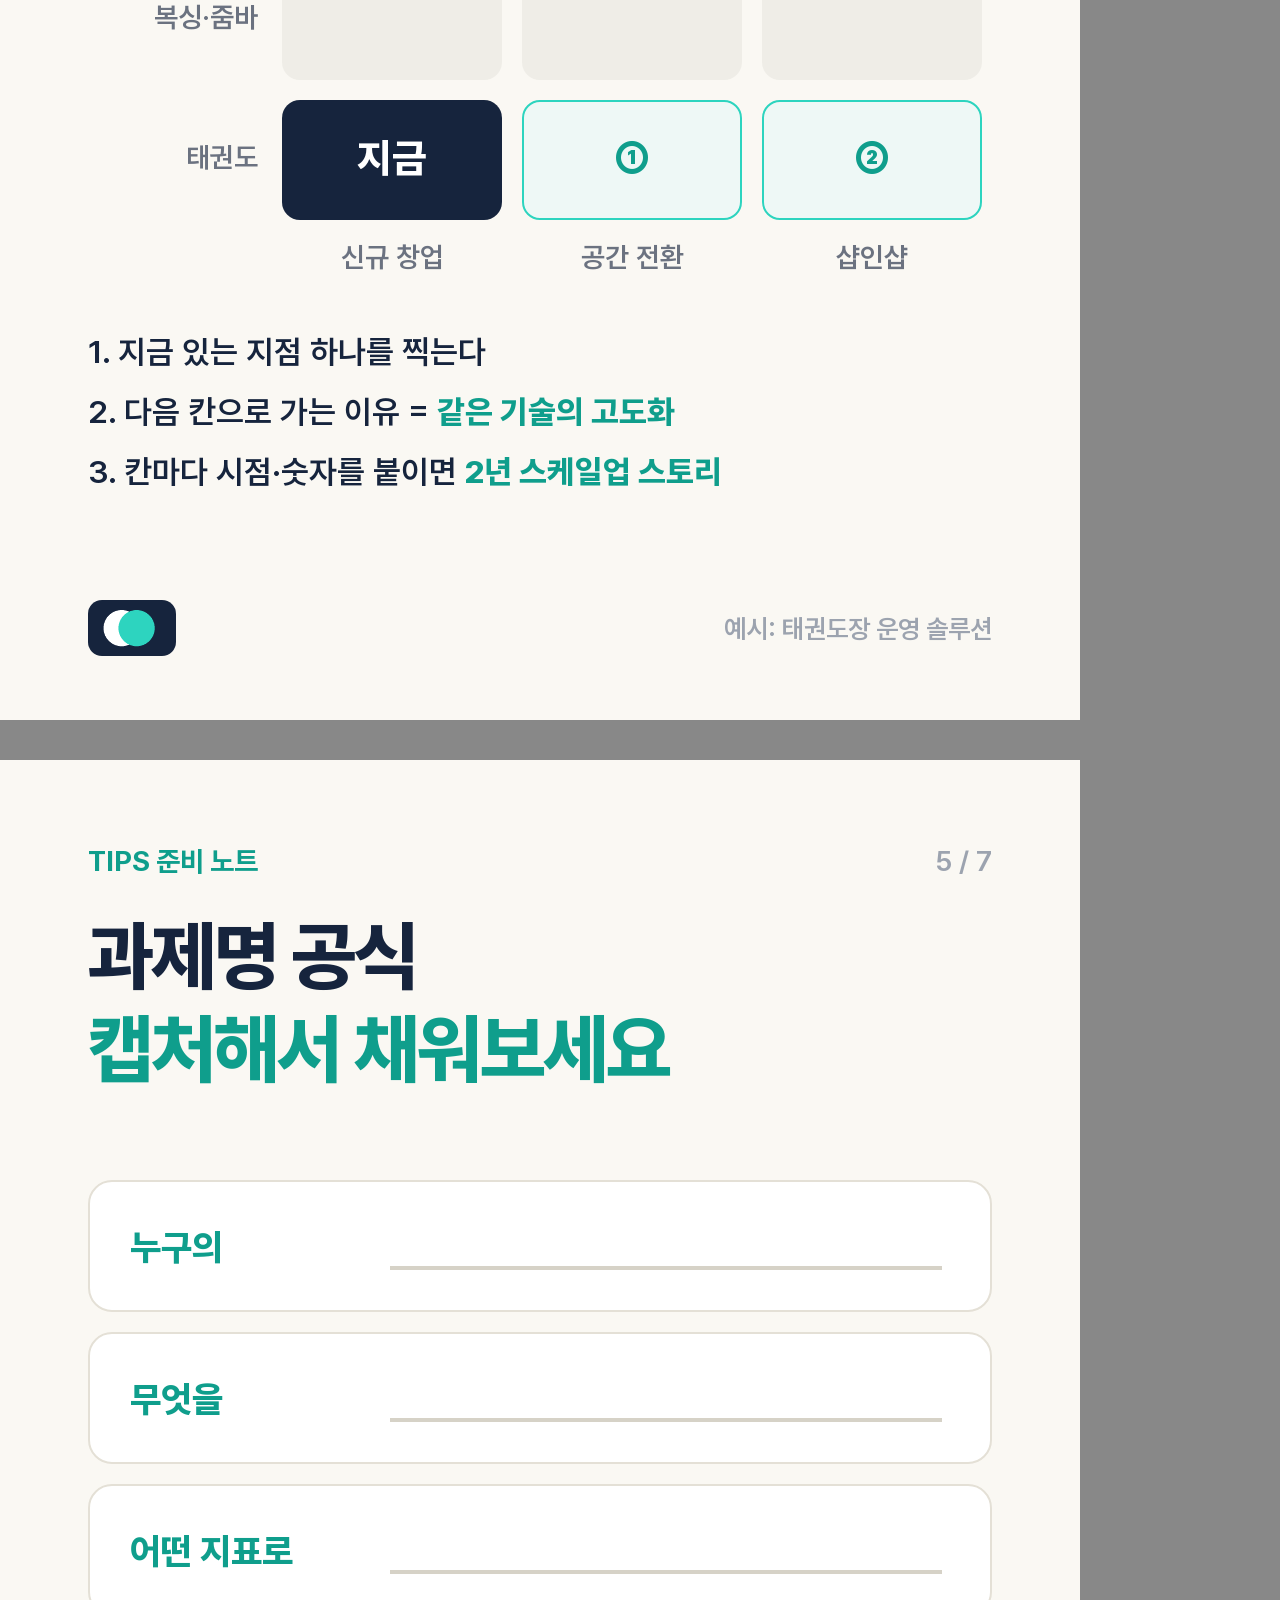
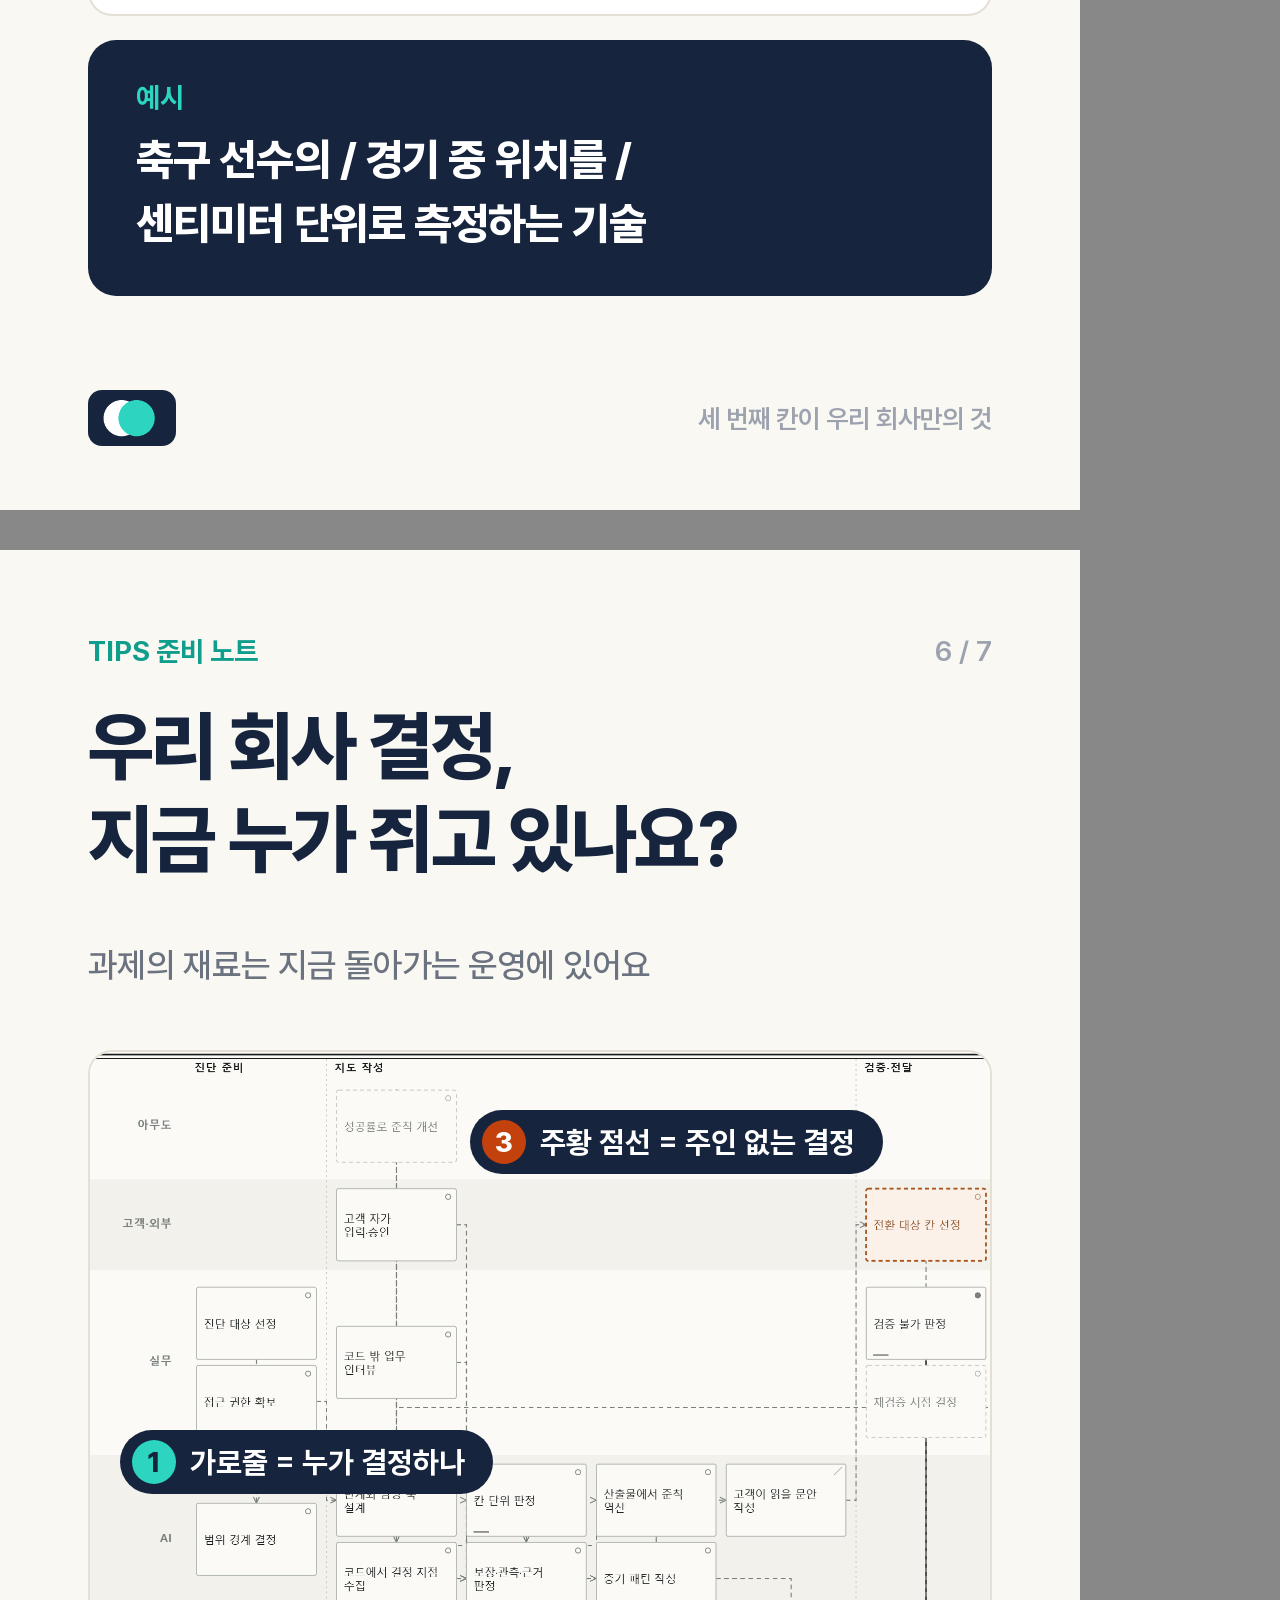
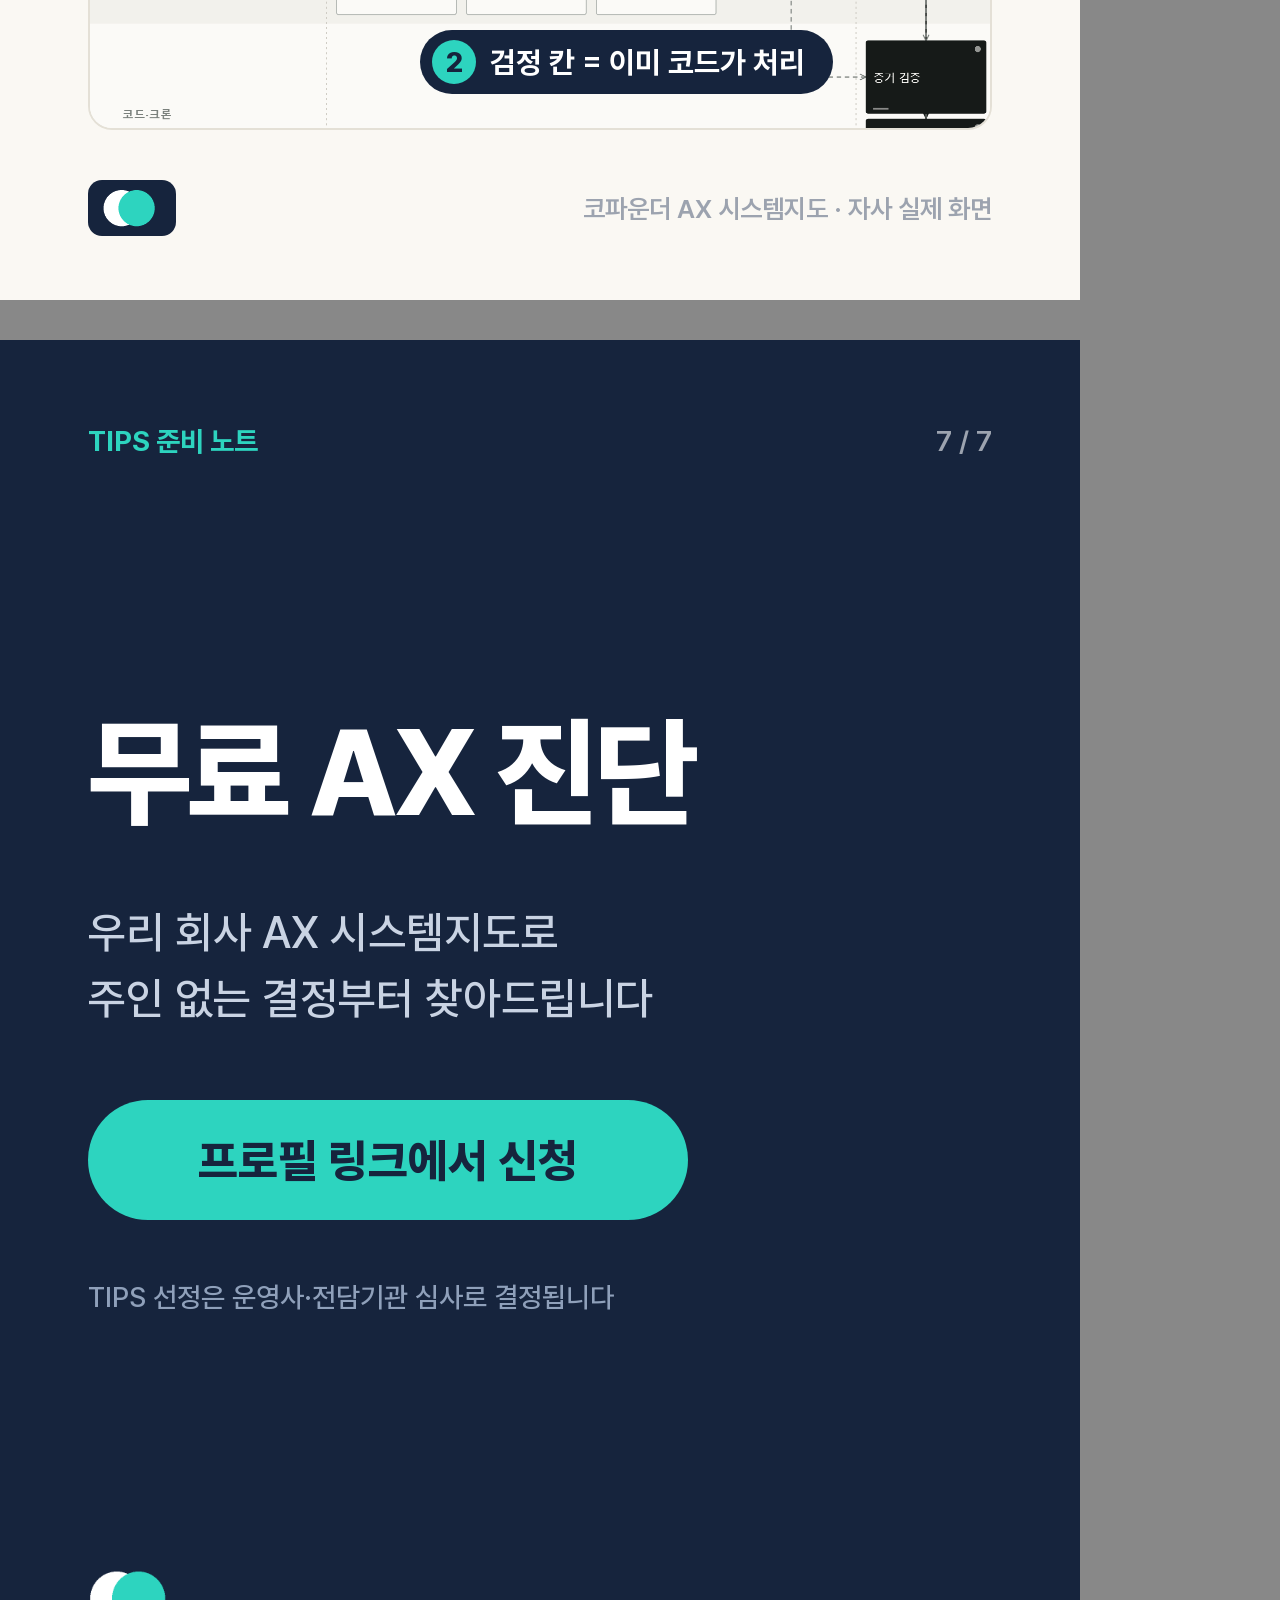
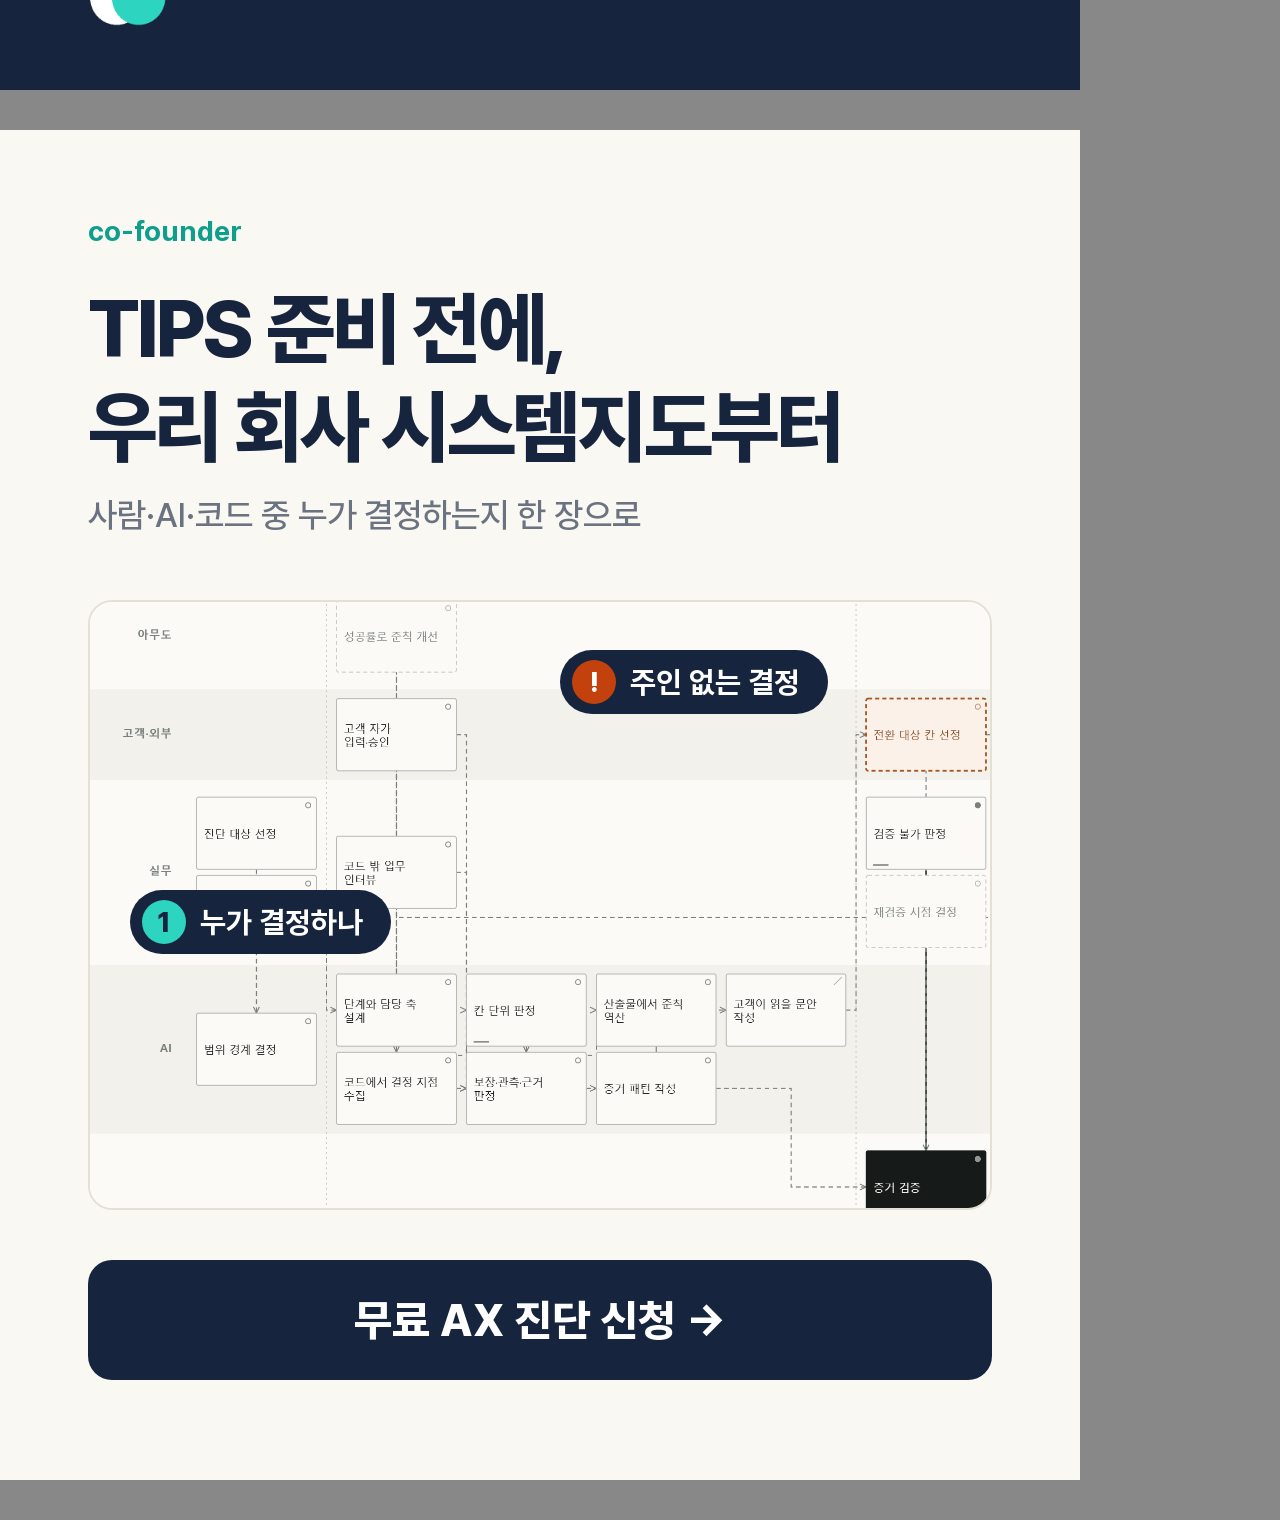
<file: service/marketing-studio/samples/tips-v3/tips.html>
<!doctype html>
<html lang="ko"><head><meta charset="utf-8">
<!-- 코파운더 SNS 마스터 템플릿 v3 — 모든 정보형 게시물은 이 레이아웃·색 규칙을 복제해 쓴다 -->
<style>
@font-face{font-family:P;font-weight:400;src:url(fonts/Pretendard-Regular.woff2)}
@font-face{font-family:P;font-weight:500;src:url(fonts/Pretendard-Medium.woff2)}
@font-face{font-family:P;font-weight:600;src:url(fonts/Pretendard-SemiBold.woff2)}
@font-face{font-family:P;font-weight:700;src:url(fonts/Pretendard-Bold.woff2)}
@font-face{font-family:P;font-weight:800;src:url(fonts/Pretendard-ExtraBold.woff2)}
/* 브랜드 토큰: 네이비·터쿼이즈·크림 3색. 주황은 시스템지도 범례(주인 없는 결정)에만 */
:root{--navy:#16243D;--tq:#2DD4BF;--tqd:#0F9E8C;--cream:#FAF8F3;--card:#FFFFFF;--line:#E4E0D6;--ink:#16243D;--mute:#6B7280;--soft:#EEF8F6}
*{box-sizing:border-box;margin:0;padding:0}
body{background:#888;font-family:P,sans-serif;word-break:keep-all;-webkit-font-smoothing:antialiased}
.f{width:1080px;height:1350px;position:relative;overflow:hidden;margin:0 0 40px}
.cream{background:var(--cream);color:var(--ink)}.navy{background:var(--navy);color:#fff}
.eb{position:absolute;left:88px;top:84px;font-size:28px;font-weight:700;color:var(--tqd)}
.navy .eb{color:var(--tq)}
.pg{position:absolute;right:88px;top:84px;font-size:28px;font-weight:600;color:#9CA3AF}
h1{position:absolute;left:88px;top:150px;font-size:76px;font-weight:800;line-height:1.22;letter-spacing:-.04em}
.lead{position:absolute;left:88px;font-size:34px;font-weight:500;line-height:1.5;color:var(--mute)}
.foot{position:absolute;left:88px;bottom:64px;height:56px;width:88px;border-radius:14px;background:var(--navy)}
.foot img{position:absolute;left:14px;top:9px;height:38px}
.fnote{position:absolute;right:88px;bottom:76px;font-size:26px;font-weight:600;color:#9CA3AF}
.navy .fnote{color:#8FA0BA}
.box{position:absolute;border-radius:28px}
/* s1 */
#s1 h1{top:360px;font-size:118px;line-height:1.16}
#s1 .hl{color:var(--tq)}
#s1 .lead{top:790px;color:#C9D3E3;font-size:42px}
#s1 .c1{position:absolute;right:-120px;bottom:170px;width:420px;height:420px;border-radius:50%;background:#FFFFFF}
#s1 .c2{position:absolute;right:-300px;bottom:170px;width:420px;height:420px;border-radius:50%;background:var(--tq)}
/* s2 */
.q{left:88px;right:88px;background:var(--card);border:2px solid var(--line);padding:40px 48px}
.q .k{font-size:28px;font-weight:700;color:var(--tqd)}
.q .t{font-size:54px;font-weight:800;margin-top:10px;letter-spacing:-.03em}
.q .d{font-size:28px;font-weight:500;color:var(--mute);margin-top:14px}
#q1{top:420px}#q2{top:720px}
#meet{left:88px;right:88px;top:1030px;background:var(--tq);color:var(--navy);padding:40px 48px;font-size:50px;font-weight:800;text-align:center;letter-spacing:-.03em}
/* s3 */
.step{position:absolute;left:88px;right:88px;height:92px;border-radius:20px;background:var(--card);border:2px solid var(--line)}
.step .a{position:absolute;left:36px;top:24px;font-size:34px;font-weight:800;color:var(--tqd)}
.step .b{position:absolute;left:190px;top:24px;font-size:34px;font-weight:600}
.step.on{background:var(--navy);border-color:var(--navy);color:#fff}
.step.on .a{color:var(--tq)}
#st1{top:430px}#st2{top:538px}#st3{top:646px}
#bef{left:88px;right:88px;top:800px;background:#ECEAE4;padding:30px 44px}
#aft{left:88px;right:88px;top:1000px;background:var(--tq);padding:30px 44px}
.ba .k{font-size:26px;font-weight:800;letter-spacing:.08em}
#bef .k{color:#8A8F99}#aft .k{color:var(--navy)}
.ba .t{font-size:52px;font-weight:800;margin-top:6px;letter-spacing:-.03em}
#bef .t{color:#8A8F99;text-decoration:line-through;text-decoration-thickness:4px}
#aft .t{color:var(--navy)}
#s3 .arr{position:absolute;left:0;right:0;top:944px;text-align:center;font-size:44px;font-weight:800;color:var(--tqd)}
/* s4 */
.gy{position:absolute;left:88px;width:170px;font-size:28px;font-weight:600;color:var(--mute);text-align:right}
.gx{position:absolute;top:1010px;width:220px;font-size:28px;font-weight:600;color:var(--mute);text-align:center}
.cell{position:absolute;width:220px;height:120px;border-radius:18px;background:#EFEDE7}
.cell.now{background:var(--navy)}.cell.nx{background:var(--soft);border:2px solid var(--tq)}
.cl{position:absolute;width:220px;text-align:center;font-size:40px;font-weight:800}
.rule{position:absolute;left:88px;right:88px;font-size:32px;font-weight:600;line-height:1.4}
.rule b{color:var(--tqd);font-weight:800}
/* s5 */
.ws{position:absolute;left:88px;right:88px;height:132px;border-radius:24px;background:var(--card);border:2px solid var(--line)}
.ws .k{position:absolute;left:40px;top:44px;font-size:36px;font-weight:800;color:var(--tqd)}
.ws .ln{position:absolute;left:300px;right:48px;top:84px;height:4px;background:#D6D2C7}
#ex{left:88px;right:88px;top:880px;background:var(--navy);color:#fff;padding:40px 48px}
#ex .k{font-size:28px;font-weight:700;color:var(--tq)}
#ex .t{font-size:44px;font-weight:800;margin-top:14px;line-height:1.45;letter-spacing:-.02em}
/* s6 */
#mapbox{position:absolute;left:88px;top:500px;width:904px;height:680px;border-radius:24px;background:#FFFFFF;border:2px solid var(--line);overflow:hidden}
#mapbox img{position:absolute;left:0;top:0;width:904px;height:680px}
.co{position:absolute;height:64px;border-radius:32px;background:var(--navy);color:#fff;font-size:30px;font-weight:700;padding:0 28px 0 12px;display:flex;align-items:center;gap:14px;white-space:nowrap}
.co .n{width:44px;height:44px;border-radius:50%;background:var(--tq);color:var(--navy);font-size:28px;font-weight:800;display:flex;align-items:center;justify-content:center}
.co .n.or{background:#C2410C;color:#fff}
/* s7 */
#s7 h1{top:360px;font-size:120px}
#s7 .lead{top:560px;color:#C9D3E3;font-size:44px}
#btn{left:88px;width:600px;top:760px;height:120px;border-radius:60px;background:var(--tq);color:var(--navy);font-size:46px;font-weight:800;display:flex;align-items:center;justify-content:center}
#s7 .fine{position:absolute;left:88px;top:940px;font-size:28px;color:#8FA0BA;font-weight:500}
.lock{position:absolute;left:88px;bottom:64px;height:56px}
/* ad */
#ad h1{top:150px;font-size:80px}
#ad .lead{top:360px}
#admap{position:absolute;left:88px;top:470px;width:904px;height:610px;border-radius:24px;background:#FFFFFF;border:2px solid var(--line);overflow:hidden}
#admap img{position:absolute;left:0;top:0;width:904px;height:610px}
#adbtn{left:88px;right:88px;top:1130px;height:120px;border-radius:24px;background:var(--navy);color:#fff;font-size:44px;font-weight:800;display:flex;align-items:center;justify-content:center}
</style></head><body>

<!-- 1 표지 -->
<div class="f navy" id="s1"><div class="c1"></div><div class="c2"></div>
  <div class="eb">TIPS 준비 노트</div><div class="pg">1 / 7</div>
  <h1>TIPS 준비,<br>어디서부터<br><span class="hl">해야 할까요?</span></h1>
  <p class="lead">답해야 할 질문 2개와<br>과제명 공식까지 정리했어요</p>
  <div class="foot"><img src="src/logo_symbol.png"></div><div class="fnote">저장해두고 하나씩 채워보세요 →</div>
</div>

<!-- 2 질문 2개 -->
<div class="f cream" id="s2">
  <div class="eb">TIPS 준비 노트</div><div class="pg">2 / 7</div>
  <h1>TIPS 과제를 설명할 때<br>답해야 할 질문 2개</h1>
  <div class="box q" id="q1"><div class="k">Q1 · 기술 축</div><div class="t">이 기술, 왜 필요한가요?</div><div class="d">→ 3장: 과제명으로 답합니다</div></div>
  <div class="box q" id="q2"><div class="k">Q2 · 사업 축</div><div class="t">어디까지 확장되나요?</div><div class="d">→ 4장: 확장 지도로 답합니다</div></div>
  <div class="box" id="meet">두 답이 만나는 자리 = R&amp;D 과제</div>
  <div class="foot"><img src="src/logo_symbol.png"></div>
</div>

<!-- 3 과제명 전후 -->
<div class="f cream" id="s3">
  <div class="eb">TIPS 준비 노트</div><div class="pg">3 / 7</div>
  <h1>‘개인화’라고만 쓰면<br>누구나 하는 기술이 됩니다</h1>
  <div class="step" id="st1"><span class="a">왜</span><span class="b">개인화</span></div>
  <div class="step" id="st2"><span class="a">무엇</span><span class="b">무엇을 개인화하나</span></div>
  <div class="step on" id="st3"><span class="a">어떻게</span><span class="b">우리만의 측정 지표 ← 과제명</span></div>
  <div class="box ba" id="bef"><div class="k">BEFORE</div><div class="t">축구 데이터 분석</div></div>
  <div class="arr">↓</div>
  <div class="box ba" id="aft"><div class="k">AFTER</div><div class="t">센티미터급 위치 측위 측정</div></div>
  <div class="foot"><img src="src/logo_symbol.png"></div><div class="fnote">예시: 스포츠테크 기업의 과제명</div>
</div>

<!-- 4 확장 매트릭스 -->
<div class="f cream" id="s4">
  <div class="eb">TIPS 준비 노트</div><div class="pg">4 / 7</div>
  <h1>확장 시장은<br>‘지금 지점’부터 찍습니다</h1>
  <div class="gy" style="top:490px">시니어·재활</div><div class="gy" style="top:630px">복싱·줌바</div><div class="gy" style="top:770px">태권도</div>
  <div class="cell" style="left:282px;top:450px"></div><div class="cell" style="left:522px;top:450px"></div><div class="cell" style="left:762px;top:450px"></div>
  <div class="cell" style="left:282px;top:590px"></div><div class="cell" style="left:522px;top:590px"></div><div class="cell" style="left:762px;top:590px"></div>
  <div class="cell now" style="left:282px;top:730px"></div><div class="cell nx" style="left:522px;top:730px"></div><div class="cell nx" style="left:762px;top:730px"></div>
  <div class="cl" style="left:282px;top:764px;color:#fff">지금</div><div class="cl" style="left:522px;top:764px;color:#0F9E8C">①</div><div class="cl" style="left:762px;top:764px;color:#0F9E8C">②</div>
  <div class="gx" style="left:282px;top:870px">신규 창업</div><div class="gx" style="left:522px;top:870px">공간 전환</div><div class="gx" style="left:762px;top:870px">샵인샵</div>
  <p class="rule" style="top:960px">1. 지금 있는 지점 하나를 찍는다</p>
  <p class="rule" style="top:1020px">2. 다음 칸으로 가는 이유 = <b>같은 기술의 고도화</b></p>
  <p class="rule" style="top:1080px">3. 칸마다 시점·숫자를 붙이면 <b>2년 스케일업 스토리</b></p>
  <div class="foot"><img src="src/logo_symbol.png"></div><div class="fnote">예시: 태권도장 운영 솔루션</div>
</div>

<!-- 5 과제명 공식 워크시트 -->
<div class="f cream" id="s5">
  <div class="eb">TIPS 준비 노트</div><div class="pg">5 / 7</div>
  <h1>과제명 공식<br><span style="color:#0F9E8C">캡처해서 채워보세요</span></h1>
  <div class="ws" style="top:420px"><span class="k">누구의</span><div class="ln"></div></div>
  <div class="ws" style="top:572px"><span class="k">무엇을</span><div class="ln"></div></div>
  <div class="ws" style="top:724px"><span class="k">어떤 지표로</span><div class="ln"></div></div>
  <div class="box" id="ex"><div class="k">예시</div><div class="t">축구 선수의 / 경기 중 위치를 /<br>센티미터 단위로 측정하는 기술</div></div>
  <div class="foot"><img src="src/logo_symbol.png"></div><div class="fnote">세 번째 칸이 우리 회사만의 것</div>
</div>

<!-- 6 AX 시스템지도 -->
<div class="f cream" id="s6">
  <div class="eb">TIPS 준비 노트</div><div class="pg">6 / 7</div>
  <h1>우리 회사 결정,<br>지금 누가 쥐고 있나요?</h1>
  <p class="lead" style="top:390px">과제의 재료는 지금 돌아가는 운영에 있어요</p>
  <div id="mapbox"><img src="src/axmap_s6.png"></div>
  <div class="co" style="left:120px;top:880px"><span class="n">1</span>가로줄 = 누가 결정하나</div>
  <div class="co" style="left:470px;top:560px"><span class="n or">3</span>주황 점선 = 주인 없는 결정</div>
  <div class="co" style="left:420px;top:1080px"><span class="n">2</span>검정 칸 = 이미 코드가 처리</div>
  <div class="foot"><img src="src/logo_symbol.png"></div><div class="fnote">코파운더 AX 시스템지도 · 자사 실제 화면</div>
</div>

<!-- 7 CTA -->
<div class="f navy" id="s7">
  <div class="eb">TIPS 준비 노트</div><div class="pg">7 / 7</div>
  <h1>무료 AX 진단</h1>
  <p class="lead">우리 회사 AX 시스템지도로<br>주인 없는 결정부터 찾아드립니다</p>
  <div class="box" id="btn">프로필 링크에서 신청</div>
  <p class="fine">TIPS 선정은 운영사·전담기관 심사로 결정됩니다</p>
  <img class="lock" src="src/logo_symbol.png">
</div>

<!-- AD -->
<div class="f cream" id="ad">
  <div class="eb">co-founder</div>
  <h1>TIPS 준비 전에,<br>우리 회사 시스템지도부터</h1>
  <p class="lead">사람·AI·코드 중 누가 결정하는지 한 장으로</p>
  <div id="admap"><img src="src/axmap_ad.png"></div>
  <div class="co" style="left:130px;top:760px"><span class="n">1</span>누가 결정하나</div>
  <div class="co" style="left:560px;top:520px"><span class="n or">!</span>주인 없는 결정</div>
  <div class="box" id="adbtn">무료 AX 진단 신청 →</div>
</div>
</body></html>
</file>
